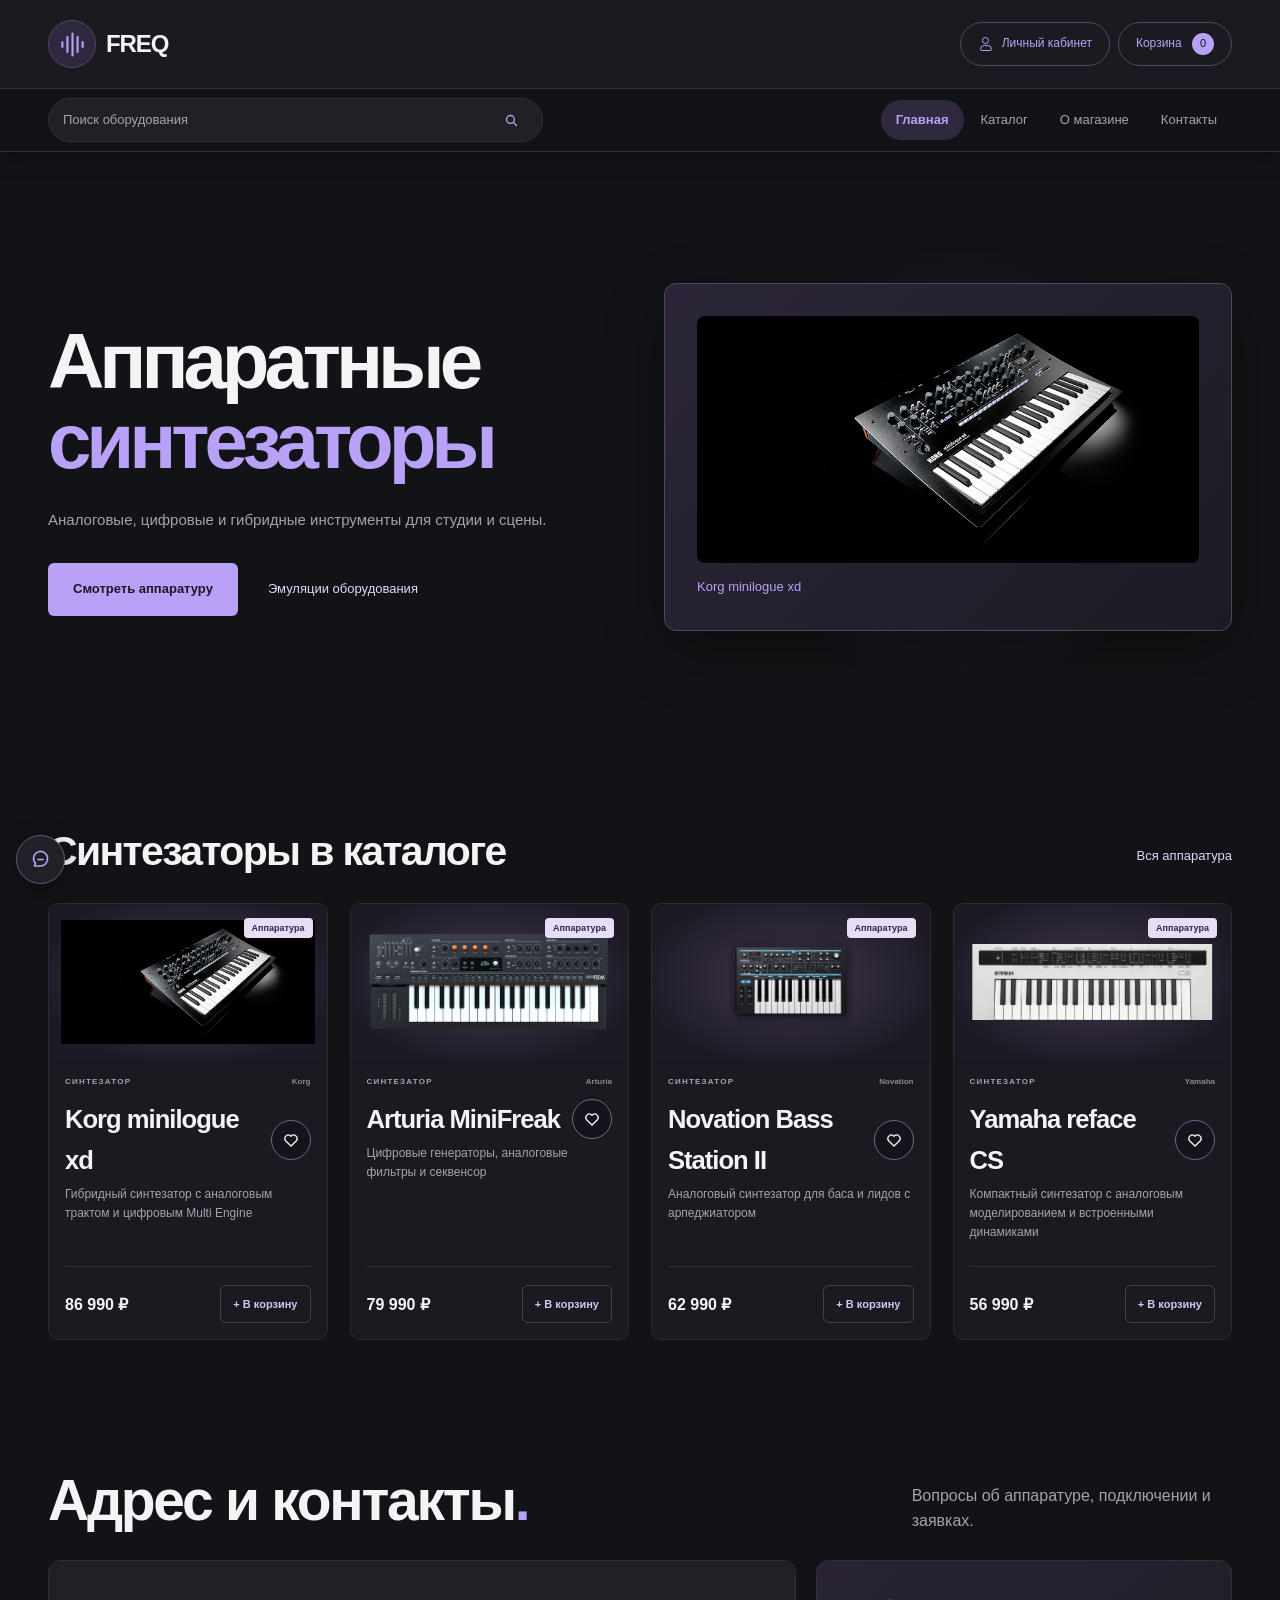
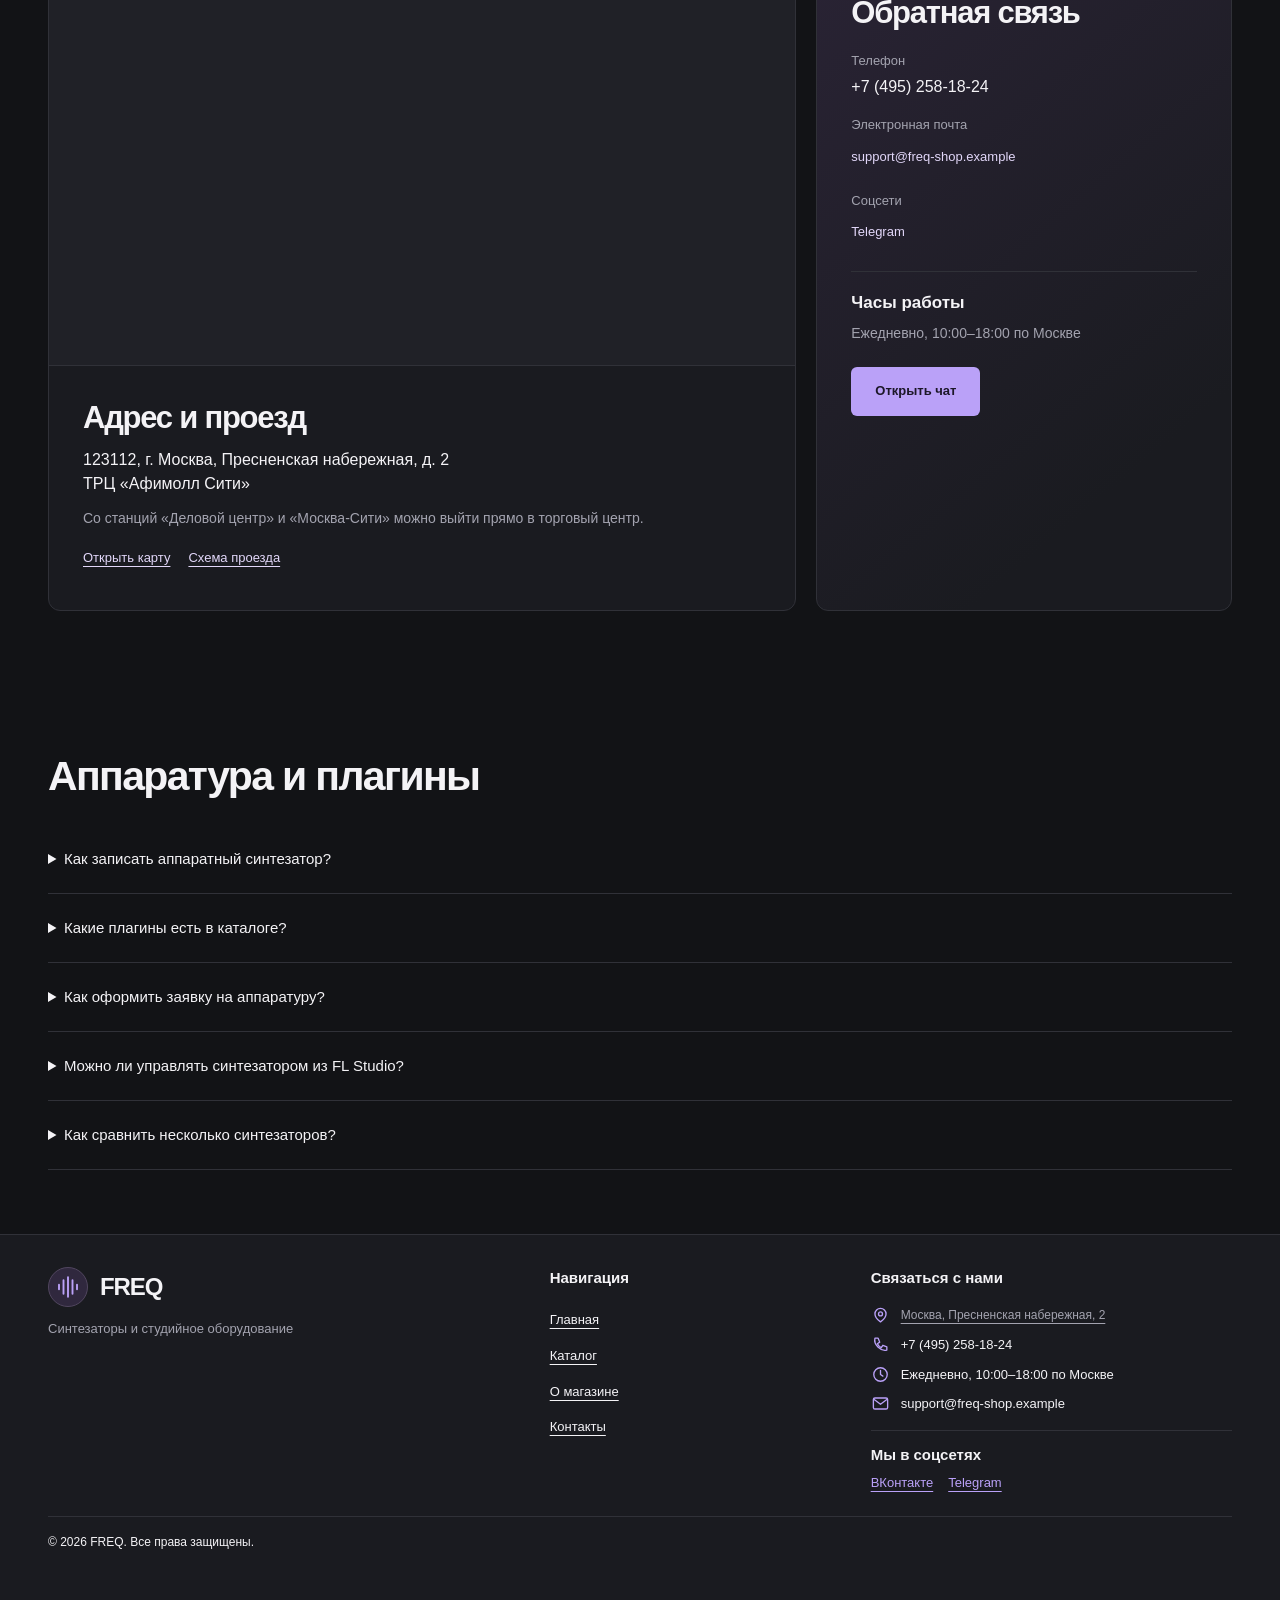
<file: index.html>
<!doctype html>
<html lang="ru">
  <head>
    <meta charset="utf-8" />
    <meta name="viewport" content="width=device-width, initial-scale=1.0" />
    <title>FREQ — магазин синтезаторов и студийного оборудования</title>
    <meta
      name="description"
      content="Аппаратные синтезаторы, плагины-эмуляции и наборы для студии. Смотрите характеристики, сравнивайте модели и сохраняйте товары в избранное."
    />
    <meta name="robots" content="index, follow" />
    <link rel="canonical" href="https://shaaayyy.github.io/kr3-responsive-shop/" />
    <meta property="og:type" content="website" />
    <meta property="og:locale" content="ru_RU" />
    <meta property="og:site_name" content="FREQ" />
    <meta property="og:title" content="FREQ — магазин синтезаторов и студийного оборудования" />
    <meta
      property="og:description"
      content="Аппаратные синтезаторы, плагины-эмуляции и наборы для студии. Смотрите характеристики, сравнивайте модели и сохраняйте товары в избранное."
    />
    <meta property="og:url" content="https://shaaayyy.github.io/kr3-responsive-shop/" />
    <meta
      property="og:image"
      content="https://shaaayyy.github.io/kr3-responsive-shop/images/korg-minilogue-xd.jpg"
    />
    <meta
      property="og:image:alt"
      content="Чёрный синтезатор Korg minilogue xd показан под углом: впереди белые и чёрные клавиши, на наклонной панели видны ряды регуляторов и переключателей."
    />
    <meta name="twitter:card" content="summary_large_image" />
    <link rel="icon" href="images/favicon.svg" type="image/svg+xml" />
    <link rel="stylesheet" href="css/style.css" />
    <link rel="stylesheet" href="css/responsive.css" />
    <script src="js/main.js?v=descriptive-alt" defer></script>
  </head>
  <body id="top">
    <a class="skip-link" href="#main">Перейти к основному содержимому</a>
    <header class="header">
      <div class="header__brandbar">
        <div class="container header__inner">
          <a class="header-brand" href="index.html" aria-label="FREQ — главная"
            ><span class="header-brand__icon"
              ><svg
                viewBox="0 0 32 32"
                width="27"
                height="27"
                fill="none"
                stroke="currentColor"
                stroke-width="2.5"
                stroke-linecap="round"
                aria-hidden="true"
              >
                <path d="M4 13v6m6-12v18m6-22v26m6-22v18m6-12v6" /></svg></span
            ><span class="brand-name">FREQ</span></a
          >
          <div class="header__actions">
            <button
              class="account-button"
              type="button"
              data-account
              aria-haspopup="dialog"
              aria-controls="account-dialog"
            >
              <span class="account-button__icon" aria-hidden="true"></span
              ><span class="account-button__label">Личный кабинет</span></button
            ><button
              class="cart-button"
              type="button"
              data-cart
              aria-haspopup="dialog"
              aria-controls="cart-dialog"
            >
              Корзина <span class="cart-count">0</span>
            </button>
          </div>
          <button
            class="menu-button"
            type="button"
            aria-expanded="false"
            aria-controls="navigation"
            aria-label="Открыть меню"
          >
            ☰
          </button>
        </div>
      </div>
      <div class="header__navrow">
        <div class="container header__navinner">
          <form class="header-search" action="catalog.html" method="get" role="search">
            <label class="sr-only" for="header-query">Поиск оборудования</label
            ><input
              id="header-query"
              name="q"
              type="search"
              placeholder="Поиск оборудования"
              maxlength="100"
            /><button type="submit" aria-label="Найти товар">
              <svg
                width="17"
                height="17"
                viewBox="0 0 24 24"
                fill="none"
                stroke="currentColor"
                stroke-width="1.9"
                stroke-linecap="round"
                aria-hidden="true"
              >
                <circle cx="10.5" cy="10.5" r="5.5" />
                <path d="m15 15 4 4" />
              </svg>
            </button>
          </form>
          <nav class="nav" id="navigation" aria-label="Основная навигация">
            <a class="nav__link nav__link--active" href="index.html" aria-current="page">Главная</a
            ><a class="nav__link" href="catalog.html">Каталог</a
            ><a class="nav__link" href="about.html">О магазине</a
            ><a class="nav__link" href="contacts.html">Контакты</a>
          </nav>
        </div>
      </div>
    </header>
    <main tabindex="-1" id="main" class="page-main page-main--home">
      <section class="hero container">
        <div class="hero__copy">
          <h1>Аппаратные<br /><em>синтезаторы</em></h1>
          <p>Аналоговые, цифровые и гибридные инструменты для студии и сцены.</p>
          <div class="hero__actions">
            <a class="button" href="catalog.html?category=hardware">Смотреть аппаратуру</a
            ><a class="text-link" href="catalog.html?category=effect">Эмуляции оборудования</a>
          </div>
        </div>
        <div class="hero__visual">
          <div class="hero__orb"></div>
          <a class="hero__plugin hero__gear" href="product.html?id=korg-minilogue-xd">
            <img
              src="images/korg-minilogue-xd.jpg"
              srcset="images/korg-minilogue-xd-480.jpg 480w, images/korg-minilogue-xd.jpg 820w"
              sizes="(min-width: 1296px) 502px, (min-width: 768px) 42vw, 90vw"
              width="820"
              height="403"
              alt="Чёрный синтезатор Korg minilogue xd показан под углом: впереди белые и чёрные клавиши, на наклонной панели видны ряды регуляторов и переключателей."
            />
            <span>Korg minilogue xd</span>
          </a>
        </div>
      </section>
      <section class="section container" id="popular" aria-labelledby="popular-title">
        <div class="section__heading">
          <h2 id="popular-title">Синтезаторы в каталоге</h2>
          <a class="text-link" href="catalog.html?category=hardware">Вся аппаратура</a>
        </div>
        <div class="products-grid">
          <article
            class="product-card"
            data-category="hardware"
            data-price="86990"
            data-name="Korg minilogue xd"
            data-brand="Korg"
          >
            <a class="product-card__art" href="product.html?id=korg-minilogue-xd"
              ><div class="plugin-photo plugin-photo--hardware">
                <img
                  class=""
                  src="images/korg-minilogue-xd.jpg"
                  width="820"
                  height="403"
                  alt="Чёрный синтезатор Korg minilogue xd показан под углом: впереди белые и чёрные клавиши, на наклонной панели видны ряды регуляторов и переключателей."
                  loading="lazy"
                  decoding="async"
                />
              </div>
              <span class="badge">Аппаратура</span></a
            >
            <div class="product-card__body">
              <div class="eyebrow">СИНТЕЗАТОР<span>Korg</span></div>
              <div class="product-card__heading">
                <a class="product-card__title" href="product.html?id=korg-minilogue-xd"
                  >Korg minilogue xd</a
                ><button
                  class="favorite-button"
                  type="button"
                  data-favorite="korg-minilogue-xd"
                  aria-pressed="false"
                  aria-label="Избранное: Korg minilogue xd"
                >
                  <svg
                    viewBox="0 0 24 24"
                    width="18"
                    height="18"
                    fill="none"
                    stroke="currentColor"
                    stroke-width="1.7"
                    aria-hidden="true"
                  >
                    <path
                      d="M12 20 4.8 13a4.7 4.7 0 0 1 6.6-6.6l.6.6.6-.6a4.7 4.7 0 0 1 6.6 6.6Z"
                    />
                  </svg>
                </button>
              </div>
              <p>Гибридный синтезатор с аналоговым трактом и цифровым Multi Engine</p>
              <div class="product-card__bottom">
                <strong>86 990 ₽</strong
                ><button
                  class="button button--small button--outline"
                  data-add="korg-minilogue-xd"
                  aria-label="Добавить Korg minilogue xd в корзину"
                >
                  + В корзину
                </button>
              </div>
            </div>
          </article>
          <article
            class="product-card"
            data-category="hardware"
            data-price="79990"
            data-name="Arturia MiniFreak"
            data-brand="Arturia"
          >
            <a class="product-card__art" href="product.html?id=arturia-minifreak"
              ><div class="plugin-photo plugin-photo--hardware">
                <img
                  class=""
                  src="images/arturia-minifreak.png"
                  width="598"
                  height="283"
                  alt="На передней панели Arturia MiniFreak над мини-клавиатурой расположены ползунки слева, оранжевые кнопки ближе к центру и ряды тёмных регуляторов справа."
                  loading="lazy"
                  decoding="async"
                />
              </div>
              <span class="badge">Аппаратура</span></a
            >
            <div class="product-card__body">
              <div class="eyebrow">СИНТЕЗАТОР<span>Arturia</span></div>
              <div class="product-card__heading">
                <a class="product-card__title" href="product.html?id=arturia-minifreak"
                  >Arturia MiniFreak</a
                ><button
                  class="favorite-button"
                  type="button"
                  data-favorite="arturia-minifreak"
                  aria-pressed="false"
                  aria-label="Избранное: Arturia MiniFreak"
                >
                  <svg
                    viewBox="0 0 24 24"
                    width="18"
                    height="18"
                    fill="none"
                    stroke="currentColor"
                    stroke-width="1.7"
                    aria-hidden="true"
                  >
                    <path
                      d="M12 20 4.8 13a4.7 4.7 0 0 1 6.6-6.6l.6.6.6-.6a4.7 4.7 0 0 1 6.6 6.6Z"
                    />
                  </svg>
                </button>
              </div>
              <p>Цифровые генераторы, аналоговые фильтры и секвенсор</p>
              <div class="product-card__bottom">
                <strong>79 990 ₽</strong
                ><button
                  class="button button--small button--outline"
                  data-add="arturia-minifreak"
                  aria-label="Добавить Arturia MiniFreak в корзину"
                >
                  + В корзину
                </button>
              </div>
            </div>
          </article>
          <article
            class="product-card"
            data-category="hardware"
            data-price="62990"
            data-name="Novation Bass Station II"
            data-brand="Novation"
          >
            <a class="product-card__art" href="product.html?id=novation-bass-station-ii"
              ><div class="plugin-photo plugin-photo--hardware">
                <img
                  class=""
                  src="images/novation-bass-station-ii.webp"
                  width="1280"
                  height="1280"
                  alt="Чёрный Novation Bass Station II показан спереди. Над мини-клавиатурой видна тонкая синяя полоса, выше — круглые ручки и кнопки на наклонной панели."
                  loading="lazy"
                  decoding="async"
                />
              </div>
              <span class="badge">Аппаратура</span></a
            >
            <div class="product-card__body">
              <div class="eyebrow">СИНТЕЗАТОР<span>Novation</span></div>
              <div class="product-card__heading">
                <a class="product-card__title" href="product.html?id=novation-bass-station-ii"
                  >Novation Bass Station II</a
                ><button
                  class="favorite-button"
                  type="button"
                  data-favorite="novation-bass-station-ii"
                  aria-pressed="false"
                  aria-label="Избранное: Novation Bass Station II"
                >
                  <svg
                    viewBox="0 0 24 24"
                    width="18"
                    height="18"
                    fill="none"
                    stroke="currentColor"
                    stroke-width="1.7"
                    aria-hidden="true"
                  >
                    <path
                      d="M12 20 4.8 13a4.7 4.7 0 0 1 6.6-6.6l.6.6.6-.6a4.7 4.7 0 0 1 6.6 6.6Z"
                    />
                  </svg>
                </button>
              </div>
              <p>Аналоговый синтезатор для баса и лидов с арпеджиатором</p>
              <div class="product-card__bottom">
                <strong>62 990 ₽</strong
                ><button
                  class="button button--small button--outline"
                  data-add="novation-bass-station-ii"
                  aria-label="Добавить Novation Bass Station II в корзину"
                >
                  + В корзину
                </button>
              </div>
            </div>
          </article>
          <article
            class="product-card"
            data-category="hardware"
            data-price="56990"
            data-name="Yamaha reface CS"
            data-brand="Yamaha"
          >
            <a class="product-card__art" href="product.html?id=yamaha-reface-cs"
              ><div class="plugin-photo plugin-photo--hardware">
                <img
                  class=""
                  src="images/yamaha-reface-cs.webp"
                  width="1257"
                  height="966"
                  alt="Белый Yamaha reface CS показан сверху: над короткой клавиатурой проходит тёмная полоса с ползунками, по краям корпуса расположены решётки динамиков."
                  loading="lazy"
                  decoding="async"
                />
              </div>
              <span class="badge">Аппаратура</span></a
            >
            <div class="product-card__body">
              <div class="eyebrow">СИНТЕЗАТОР<span>Yamaha</span></div>
              <div class="product-card__heading">
                <a class="product-card__title" href="product.html?id=yamaha-reface-cs"
                  >Yamaha reface CS</a
                ><button
                  class="favorite-button"
                  type="button"
                  data-favorite="yamaha-reface-cs"
                  aria-pressed="false"
                  aria-label="Избранное: Yamaha reface CS"
                >
                  <svg
                    viewBox="0 0 24 24"
                    width="18"
                    height="18"
                    fill="none"
                    stroke="currentColor"
                    stroke-width="1.7"
                    aria-hidden="true"
                  >
                    <path
                      d="M12 20 4.8 13a4.7 4.7 0 0 1 6.6-6.6l.6.6.6-.6a4.7 4.7 0 0 1 6.6 6.6Z"
                    />
                  </svg>
                </button>
              </div>
              <p>Компактный синтезатор с аналоговым моделированием и встроенными динамиками</p>
              <div class="product-card__bottom">
                <strong>56 990 ₽</strong
                ><button
                  class="button button--small button--outline"
                  data-add="yamaha-reface-cs"
                  aria-label="Добавить Yamaha reface CS в корзину"
                >
                  + В корзину
                </button>
              </div>
            </div>
          </article>
        </div>
      </section>
      <section
        class="section container contact-overview"
        id="home-contacts"
        aria-labelledby="home-contacts-title"
      >
        <div class="contact-overview__heading">
          <h2 class="home-contact-title" id="home-contacts-title">
            Адрес и контакты<span class="accent">.</span>
          </h2>
          <p>Вопросы об аппаратуре, подключении и заявках.</p>
        </div>
        <div class="contact-overview__grid">
          <article class="contact-place">
            <iframe
              title="Карта: ТРЦ «Афимолл Сити», Москва"
              src="https://www.openstreetmap.org/export/embed.html?bbox=37.5314%2C55.7457%2C37.5481%2C55.7526&amp;layer=mapnik&amp;marker=55.749162%2C37.539742"
              loading="lazy"
            ></iframe>
            <div class="contact-place__body">
              <h3 id="home-location-title">Адрес и проезд</h3>
              <address>
                123112, г. Москва, Пресненская набережная, д. 2<br />ТРЦ «Афимолл Сити»
              </address>
              <p>Со станций «Деловой центр» и «Москва-Сити» можно выйти прямо в торговый центр.</p>
              <div class="contact-place__links">
                <a
                  class="text-link"
                  href="https://www.openstreetmap.org/?mlat=55.749162&amp;mlon=37.539742#map=16/55.749162/37.539742"
                  >Открыть карту</a
                >
                <a class="text-link" href="https://afimall.ru/how2get/">Схема проезда</a>
              </div>
            </div>
          </article>
          <aside class="contact-feedback" aria-labelledby="home-feedback-title">
            <h3 id="home-feedback-title">Обратная связь</h3>
            <dl class="contact-feedback__channels">
              <div>
                <dt>Телефон</dt>
                <dd>+7 (495) 258-18-24</dd>
              </div>
              <div>
                <dt>Электронная почта</dt>
                <dd>
                  <a class="text-link" href="mailto:support@freq-shop.example"
                    >support@freq-shop.example</a
                  >
                </dd>
              </div>
              <div>
                <dt>Соцсети</dt>
                <dd><a class="text-link" href="https://t.me/freq_plugins_club">Telegram</a></dd>
              </div>
            </dl>
            <div class="contact-feedback__hours">
              <h4>Часы работы</h4>
              <p>Ежедневно, 10:00–18:00 по Москве</p>
            </div>
            <button class="button" type="button" data-open-support>Открыть чат</button>
          </aside>
        </div>
      </section>
      <section class="section container" id="faq">
        <h2>Аппаратура и плагины</h2>
        <div class="faq">
          <details>
            <summary>Как записать аппаратный синтезатор?</summary>
            <p>
              Подключите линейный аудиовыход синтезатора к линейному входу аудиоинтерфейса и
              выберите этот вход на дорожке записи. Для передачи нот можно использовать MIDI, если
              инструмент поддерживает нужное подключение.
            </p>
          </details>
          <details>
            <summary>Какие плагины есть в каталоге?</summary>
            <p>
              Оставлены программные модели конкретных аппаратных устройств или их алгоритмов. В
              каждой карточке указано, какая аппаратура послужила прототипом.
            </p>
          </details>
          <details>
            <summary>Как оформить заявку на аппаратуру?</summary>
            <p>
              Добавьте синтезатор в корзину и укажите город в форме заявки. Сайт рассчитает
              стоимость товаров. Оплата и отправка заявки на сайте недоступны.
            </p>
          </details>
          <details>
            <summary>Можно ли управлять синтезатором из FL Studio?</summary>
            <p>
              Если ваша модель принимает MIDI, в FL Studio можно отправлять ей ноты через подходящий
              MIDI-порт. Для записи звука используйте отдельное аудиоподключение либо USB-аудио,
              если инструмент его поддерживает.
            </p>
          </details>
          <details>
            <summary>Как сравнить несколько синтезаторов?</summary>
            <p>
              Откройте каталог и отметьте до трёх моделей кнопкой «Сравнить». В таблице появятся
              клавиатура, полифония, тип звукового движка и цена.
            </p>
          </details>
        </div>
      </section>
    </main>
    <footer class="footer">
      <div class="container">
        <div class="footer__grid">
          <div class="footer__intro">
            <a class="footer-brand" href="index.html" aria-label="FREQ — главная"
              ><span class="header-brand__icon"
                ><svg
                  viewBox="0 0 32 32"
                  width="27"
                  height="27"
                  fill="none"
                  stroke="currentColor"
                  stroke-width="2.5"
                  stroke-linecap="round"
                  aria-hidden="true"
                >
                  <path d="M4 13v6m6-12v18m6-22v26m6-22v18m6-12v6" /></svg></span
              ><span class="brand-name">FREQ</span></a
            >
            <p class="footer__caption">Синтезаторы и студийное оборудование</p>
          </div>
          <nav class="footer__links" aria-label="Навигация в подвале">
            <h2>Навигация</h2>
            <ul class="footer__link-list">
              <li><a href="index.html">Главная</a></li>
              <li><a href="catalog.html">Каталог</a></li>
              <li><a href="about.html">О магазине</a></li>
              <li><a href="contacts.html">Контакты</a></li>
            </ul>
          </nav>
          <div class="footer__contacts">
            <h2>Связаться с нами</h2>
            <address class="footer__contact-list">
              <a class="footer__contact-row" href="contacts.html#location-title"
                ><svg
                  class="footer__contact-icon"
                  width="19"
                  height="19"
                  viewBox="0 0 24 24"
                  fill="none"
                  stroke="currentColor"
                  stroke-width="1.7"
                  stroke-linecap="round"
                  stroke-linejoin="round"
                  aria-hidden="true"
                >
                  <path d="M19 10c0 5-7 10-7 10s-7-5-7-10a7 7 0 1 1 14 0Z" />
                  <circle cx="12" cy="10" r="2.5" /></svg
                ><span>Москва, Пресненская набережная, 2</span></a
              >
              <div class="footer__contact-row">
                <svg
                  class="footer__contact-icon"
                  width="19"
                  height="19"
                  viewBox="0 0 24 24"
                  fill="none"
                  stroke="currentColor"
                  stroke-width="1.7"
                  stroke-linecap="round"
                  stroke-linejoin="round"
                  aria-hidden="true"
                >
                  <path d="M5 4h4l2 5-3 2a13 13 0 0 0 5 5l2-3 5 2v4c-8 2-17-7-15-15Z" /></svg
                ><span>+7 (495) 258-18-24</span>
              </div>
              <div class="footer__contact-row">
                <svg
                  class="footer__contact-icon"
                  width="19"
                  height="19"
                  viewBox="0 0 24 24"
                  fill="none"
                  stroke="currentColor"
                  stroke-width="1.7"
                  stroke-linecap="round"
                  stroke-linejoin="round"
                  aria-hidden="true"
                >
                  <circle cx="12" cy="12" r="8.5" />
                  <path d="M12 7v5l3 2" /></svg
                ><span>Ежедневно, 10:00–18:00 по Москве</span>
              </div>
              <div class="footer__contact-row">
                <svg
                  class="footer__contact-icon"
                  width="19"
                  height="19"
                  viewBox="0 0 24 24"
                  fill="none"
                  stroke="currentColor"
                  stroke-width="1.7"
                  stroke-linecap="round"
                  stroke-linejoin="round"
                  aria-hidden="true"
                >
                  <rect x="3" y="5" width="18" height="14" rx="2" />
                  <path d="m4 7 8 6 8-6" /></svg
                ><span>support@freq-shop.example</span>
              </div>
            </address>
            <section class="footer__socials" aria-labelledby="social-title">
              <h2 id="social-title">Мы в соцсетях</h2>
              <ul class="social-links">
                <li>
                  <a href="https://vk.com/search?c%5Bq%5D=FREQ&amp;c%5Bsection%5D=communities"
                    >ВКонтакте</a
                  >
                </li>
                <li><a href="https://t.me/freq_plugins_club">Telegram</a></li>
              </ul>
            </section>
          </div>
        </div>
        <div class="footer__bottom"><small>© 2026 FREQ. Все права защищены.</small></div>
      </div>
    </footer>
    <dialog
      class="modal account-dialog"
      id="account-dialog"
      aria-labelledby="account-title"
      aria-describedby="account-description"
    >
      <div class="modal__header">
        <h2 id="account-title">Личный кабинет</h2>
        <button
          class="icon-button"
          type="button"
          data-account-close
          aria-label="Закрыть личный кабинет"
          autofocus
        >
          ×
        </button>
      </div>
      <p id="account-description">Регистрация и вход доступны в этом браузере.</p>
      <form class="account-form" method="dialog">
        <label for="account-login">Логин</label>
        <input id="account-login" name="login" autocomplete="username" maxlength="60" required />
        <div class="account-form__field" data-registration-email>
          <label for="account-email">Электронная почта</label>
          <input
            id="account-email"
            name="email"
            type="email"
            autocomplete="email"
            maxlength="254"
            required
          />
        </div>
        <label for="account-password">Пароль</label>
        <input
          id="account-password"
          name="password"
          type="password"
          autocomplete="new-password"
          minlength="8"
          maxlength="128"
          required
        />
        <button class="button" type="submit">Зарегистрироваться</button>
        <p class="account-form__status" role="status"></p>
      </form>
      <section class="account-profile" hidden aria-labelledby="account-favorites-title">
        <div class="account-profile__header">
          <div>
            <strong data-profile-login></strong>
            <p data-profile-email></p>
          </div>
          <button class="button button--outline" type="button" data-account-logout>Выйти</button>
        </div>
        <h3 id="account-favorites-title">Избранное</h3>
        <p data-account-empty>В избранном пока нет товаров.</p>
        <ul class="account-favorites" data-account-favorites></ul>
      </section>
    </dialog>
    <dialog class="modal" id="cart-dialog" aria-labelledby="cart-title">
      <div class="modal__header">
        <h2 id="cart-title">Корзина</h2>
        <button class="icon-button" type="button" data-close aria-label="Закрыть корзину">×</button>
      </div>
      <div id="cart-items"></div>
      <div class="modal__total">Итого <strong id="cart-total">0 ₽</strong></div>
      <a class="button" href="order.html" id="checkout">Перейти к заявке</a>
      <p class="muted">Корзина сохраняется в этом браузере.</p>
    </dialog>
    <div class="toast" role="status" aria-live="polite"></div>
    <a class="back-to-top" href="#top" aria-label="Наверх страницы" title="Наверх страницы" hidden
      ><span class="back-to-top__progress" aria-hidden="true"></span>
      <svg
        class="back-to-top__icon"
        width="26"
        height="26"
        viewBox="0 0 26 26"
        fill="none"
        stroke="currentColor"
        stroke-width="1.9"
        stroke-linecap="round"
        stroke-linejoin="round"
        aria-hidden="true"
      >
        <path d="m6.5 10 6.5-6 6.5 6" />
        <path d="M8 17v4m5-9v9m5-6v6" />
      </svg>
    </a>
    <aside class="support-widget" aria-label="Поддержка FREQ">
      <button
        class="support-widget__toggle"
        type="button"
        aria-expanded="false"
        aria-controls="support-panel"
        aria-label="Чат с консультантом"
        title="Чат с консультантом"
      >
        <svg
          width="21"
          height="21"
          viewBox="0 0 24 24"
          fill="none"
          stroke="currentColor"
          stroke-width="1.8"
          stroke-linecap="round"
          stroke-linejoin="round"
          aria-hidden="true"
        >
          <path d="M20 11.5a8 8 0 0 1-8 8H5l1.3-3.1A8 8 0 1 1 20 11.5Z" />
          <path d="M9 12h6" />
        </svg>
        <span>Чат с консультантом</span>
      </button>
      <section
        class="support-widget__panel"
        id="support-panel"
        aria-labelledby="support-title"
        hidden
      >
        <div class="support-widget__header">
          <span class="support-widget__avatar" aria-hidden="true">F</span>
          <div class="support-widget__identity">
            <h2 id="support-title">Консультант FREQ</h2>
            <p>Автоматические ответы</p>
          </div>
          <button class="icon-button support-widget__close" type="button" aria-label="Закрыть чат">
            ×
          </button>
        </div>
        <div
          class="support-widget__messages"
          role="log"
          aria-live="polite"
          aria-label="Сообщения чата"
        >
          <p class="support-widget__message">Здравствуйте! Чем могу вам помочь?</p>
        </div>
        <form class="support-widget__form">
          <label class="sr-only" for="support-question">Ваш вопрос</label>
          <input
            id="support-question"
            name="question"
            placeholder="Задайте интересующий вас вопрос"
            required
            maxlength="200"
            autocomplete="off"
          />
          <button class="button" type="submit" aria-label="Отправить вопрос">
            <svg
              width="18"
              height="18"
              viewBox="0 0 24 24"
              fill="none"
              stroke="currentColor"
              stroke-width="1.8"
              stroke-linecap="round"
              stroke-linejoin="round"
              aria-hidden="true"
            >
              <path d="m3 10 18-7-4.5 18-5.8-6.3L3 10Z" />
              <path d="m10.7 14.7 4.8-4.8" />
            </svg>
          </button>
        </form>
      </section>
    </aside>
  </body>
</html>
</file>
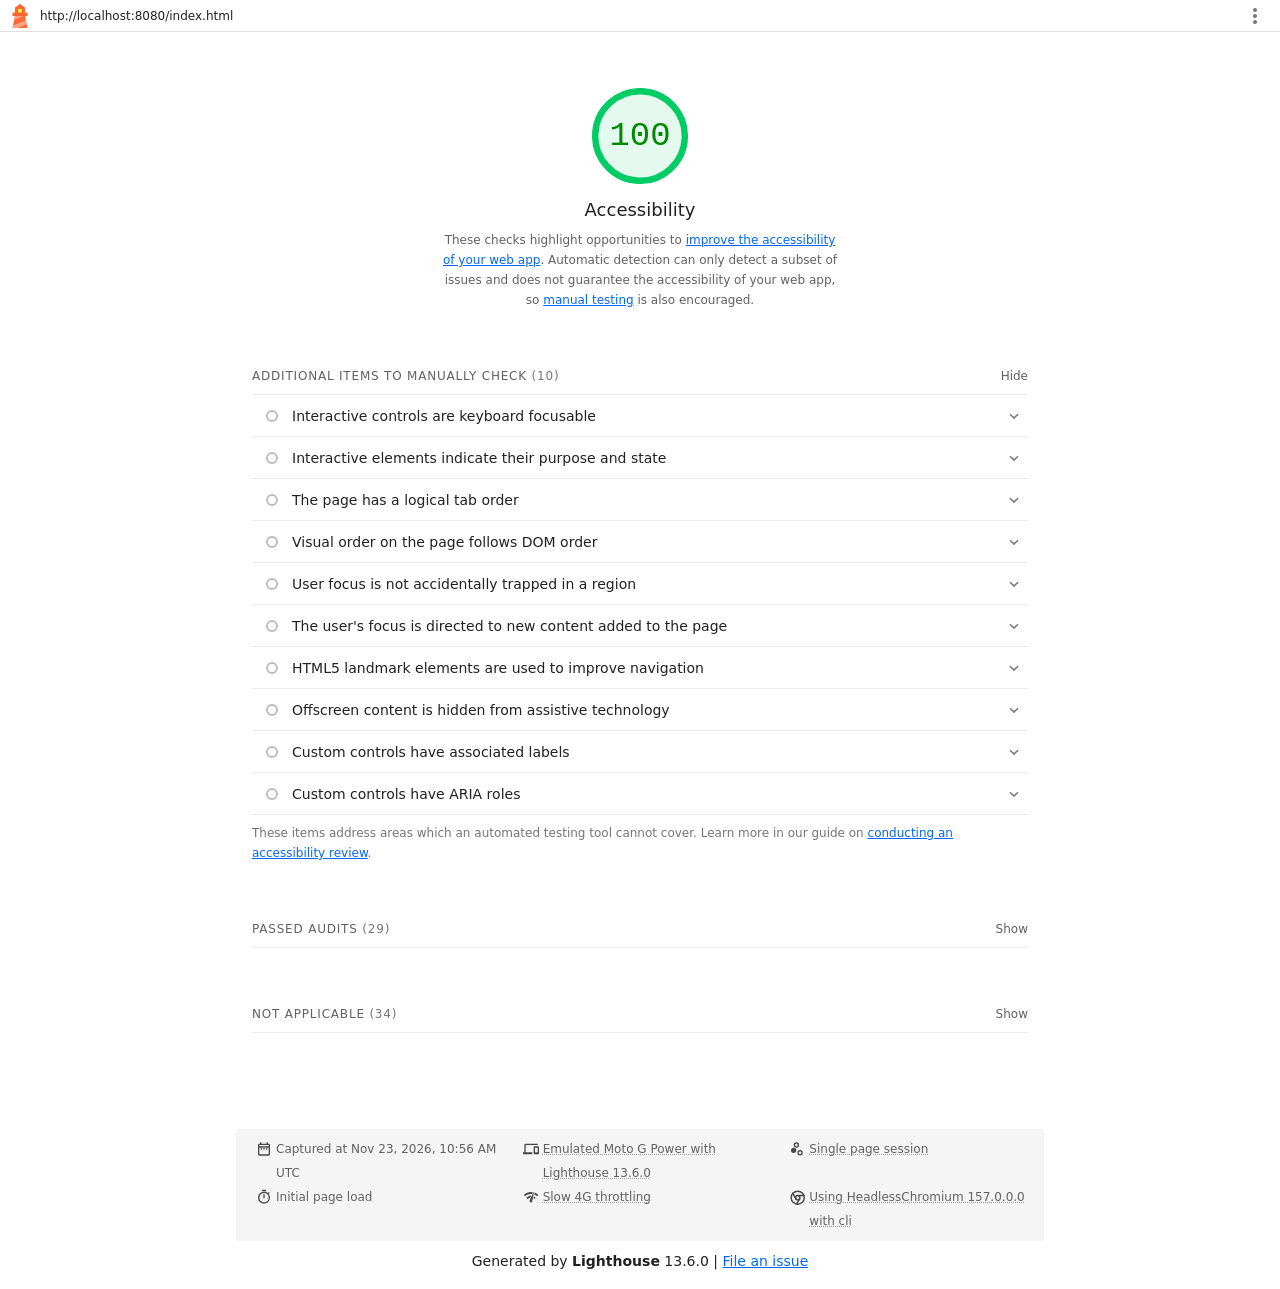
<file: lighthouse/index.html>
<!--
@license
Copyright 2018 Google LLC
SPDX-License-Identifier: Apache-2.0
-->
<!doctype html>
<html lang="en">
<head>
  <meta charset="utf-8">
  <meta name="viewport" content="width=device-width, initial-scale=1, minimum-scale=1">
  <link rel="icon" href='data:image/svg+xml;utf8,<svg fill="none" xmlns="http://www.w3.org/2000/svg" viewBox="0 0 48 48"><path d="m14 7 10-7 10 7v10h5v7h-5l5 24H9l5-24H9v-7h5V7Z" fill="%23F63"/><path d="M31.561 24H14l-1.689 8.105L31.561 24ZM18.983 48H9l1.022-4.907L35.723 32.27l1.663 7.98L18.983 48Z" fill="%23FFA385"/><path fill="%23FF3" d="M20.5 10h7v7h-7z"/></svg>'>
  <title>Lighthouse Report</title>
  <style>body {margin: 0}</style>
</head>
<body>
  <noscript>Lighthouse report requires JavaScript. Please enable.</noscript>

  <div id="lh-log"></div>

  <script>window.__LIGHTHOUSE_JSON__ = {"lighthouseVersion":"13.6.0","requestedUrl":"http://localhost:8080/index.html","mainDocumentUrl":"http://localhost:8080/index.html","finalDisplayedUrl":"http://localhost:8080/index.html","finalUrl":"http://localhost:8080/index.html","fetchTime":"2026-11-23T10:56:07.594Z","gatherMode":"navigation","runWarnings":[],"userAgent":"Mozilla/5.0 (Macintosh; Intel Mac OS X 10_15_7) AppleWebKit/537.36 (KHTML, like Gecko) HeadlessChrome/157.0.0.0 Safari/537.36","environment":{"networkUserAgent":"Mozilla/5.0 (Linux; Android 11; moto g power (2022)) AppleWebKit/537.36 (KHTML, like Gecko) Chrome/157.0.0.0 Mobile Safari/537.36","hostUserAgent":"Mozilla/5.0 (Macintosh; Intel Mac OS X 10_15_7) AppleWebKit/537.36 (KHTML, like Gecko) HeadlessChrome/157.0.0.0 Safari/537.36","benchmarkIndex":2222,"credits":{"axe-core":"4.14.0"}},"audits":{"accesskeys":{"id":"accesskeys","title":"`[accesskey]` values are unique","description":"Access keys let users quickly focus a part of the page. For proper navigation, each access key must be unique. [Learn more about access keys](https://dequeuniversity.com/rules/axe/4.14/accesskeys).","score":null,"scoreDisplayMode":"notApplicable"},"aria-allowed-attr":{"id":"aria-allowed-attr","title":"`[aria-*]` attributes match their roles","description":"Each ARIA `role` supports a specific subset of `aria-*` attributes. Mismatching these invalidates the `aria-*` attributes. [Learn how to match ARIA attributes to their roles](https://dequeuniversity.com/rules/axe/4.14/aria-allowed-attr).","score":1,"scoreDisplayMode":"binary","details":{"type":"table","headings":[{"key":"node","valueType":"node","subItemsHeading":{"key":"relatedNode","valueType":"node"},"label":"Failing Elements"}],"items":[]}},"aria-allowed-role":{"id":"aria-allowed-role","title":"Uses ARIA roles only on compatible elements","description":"Many HTML elements can only be assigned certain ARIA roles. Using ARIA roles where they are not allowed can interfere with the accessibility of the web page. [Learn more about ARIA roles](https://dequeuniversity.com/rules/axe/4.14/aria-allowed-role).","score":null,"scoreDisplayMode":"notApplicable"},"aria-command-name":{"id":"aria-command-name","title":"`button`, `link`, and `menuitem` elements have accessible names","description":"When an element doesn't have an accessible name, screen readers announce it with a generic name, making it unusable for users who rely on screen readers. [Learn how to make command elements more accessible](https://dequeuniversity.com/rules/axe/4.14/aria-command-name).","score":null,"scoreDisplayMode":"notApplicable"},"aria-conditional-attr":{"id":"aria-conditional-attr","title":"ARIA attributes are used as specified for the element's role","description":"Some ARIA attributes are only allowed on an element under certain conditions. [Learn more about conditional ARIA attributes](https://dequeuniversity.com/rules/axe/4.14/aria-conditional-attr).","score":1,"scoreDisplayMode":"binary","details":{"type":"table","headings":[{"key":"node","valueType":"node","subItemsHeading":{"key":"relatedNode","valueType":"node"},"label":"Failing Elements"}],"items":[]}},"aria-deprecated-role":{"id":"aria-deprecated-role","title":"Deprecated ARIA roles were not used","description":"Deprecated ARIA roles may not be processed correctly by assistive technology. [Learn more about deprecated ARIA roles](https://dequeuniversity.com/rules/axe/4.14/aria-deprecated-role).","score":1,"scoreDisplayMode":"binary","details":{"type":"table","headings":[{"key":"node","valueType":"node","subItemsHeading":{"key":"relatedNode","valueType":"node"},"label":"Failing Elements"}],"items":[]}},"aria-dialog-name":{"id":"aria-dialog-name","title":"Elements with `role=\"dialog\"` or `role=\"alertdialog\"` have accessible names.","description":"ARIA dialog elements without accessible names may prevent screen readers users from discerning the purpose of these elements. [Learn how to make ARIA dialog elements more accessible](https://dequeuniversity.com/rules/axe/4.14/aria-dialog-name).","score":null,"scoreDisplayMode":"notApplicable"},"aria-hidden-body":{"id":"aria-hidden-body","title":"`[aria-hidden=\"true\"]` is not present on the document `\u003cbody>`","description":"Assistive technologies, like screen readers, work inconsistently when `aria-hidden=\"true\"` is set on the document `\u003cbody>`. [Learn how `aria-hidden` affects the document body](https://dequeuniversity.com/rules/axe/4.14/aria-hidden-body).","score":1,"scoreDisplayMode":"binary","details":{"type":"table","headings":[{"key":"node","valueType":"node","subItemsHeading":{"key":"relatedNode","valueType":"node"},"label":"Failing Elements"}],"items":[]}},"aria-hidden-focus":{"id":"aria-hidden-focus","title":"`[aria-hidden=\"true\"]` elements do not contain focusable descendents","description":"Focusable descendents within an `[aria-hidden=\"true\"]` element prevent those interactive elements from being available to users of assistive technologies like screen readers. [Learn how `aria-hidden` affects focusable elements](https://dequeuniversity.com/rules/axe/4.14/aria-hidden-focus).","score":1,"scoreDisplayMode":"binary","details":{"type":"table","headings":[{"key":"node","valueType":"node","subItemsHeading":{"key":"relatedNode","valueType":"node"},"label":"Failing Elements"}],"items":[]}},"aria-input-field-name":{"id":"aria-input-field-name","title":"ARIA input fields have accessible names","description":"When an input field doesn't have an accessible name, screen readers announce it with a generic name, making it unusable for users who rely on screen readers. [Learn more about input field labels](https://dequeuniversity.com/rules/axe/4.14/aria-input-field-name).","score":null,"scoreDisplayMode":"notApplicable"},"aria-meter-name":{"id":"aria-meter-name","title":"ARIA `meter` elements have accessible names","description":"When a meter element doesn't have an accessible name, screen readers announce it with a generic name, making it unusable for users who rely on screen readers. [Learn how to name `meter` elements](https://dequeuniversity.com/rules/axe/4.14/aria-meter-name).","score":null,"scoreDisplayMode":"notApplicable"},"aria-progressbar-name":{"id":"aria-progressbar-name","title":"ARIA `progressbar` elements have accessible names","description":"When a `progressbar` element doesn't have an accessible name, screen readers announce it with a generic name, making it unusable for users who rely on screen readers. [Learn how to label `progressbar` elements](https://dequeuniversity.com/rules/axe/4.14/aria-progressbar-name).","score":null,"scoreDisplayMode":"notApplicable"},"aria-prohibited-attr":{"id":"aria-prohibited-attr","title":"Elements use only permitted ARIA attributes","description":"Using ARIA attributes in roles where they are prohibited can mean that important information is not communicated to users of assistive technologies. [Learn more about prohibited ARIA roles](https://dequeuniversity.com/rules/axe/4.14/aria-prohibited-attr).","score":1,"scoreDisplayMode":"binary","details":{"type":"table","headings":[{"key":"node","valueType":"node","subItemsHeading":{"key":"relatedNode","valueType":"node"},"label":"Failing Elements"}],"items":[]}},"aria-required-attr":{"id":"aria-required-attr","title":"`[role]`s have all required `[aria-*]` attributes","description":"Some ARIA roles have required attributes that describe the state of the element to screen readers. [Learn more about roles and required attributes](https://dequeuniversity.com/rules/axe/4.14/aria-required-attr).","score":1,"scoreDisplayMode":"binary","details":{"type":"table","headings":[{"key":"node","valueType":"node","subItemsHeading":{"key":"relatedNode","valueType":"node"},"label":"Failing Elements"}],"items":[]}},"aria-required-children":{"id":"aria-required-children","title":"Elements with an ARIA `[role]` that require children to contain a specific `[role]` have all required children.","description":"Some ARIA parent roles must contain specific child roles to perform their intended accessibility functions. [Learn more about roles and required children elements](https://dequeuniversity.com/rules/axe/4.14/aria-required-children).","score":null,"scoreDisplayMode":"notApplicable"},"aria-required-parent":{"id":"aria-required-parent","title":"`[role]`s are contained by their required parent element","description":"Some ARIA child roles must be contained by specific parent roles to properly perform their intended accessibility functions. [Learn more about ARIA roles and required parent element](https://dequeuniversity.com/rules/axe/4.14/aria-required-parent).","score":null,"scoreDisplayMode":"notApplicable"},"aria-roles":{"id":"aria-roles","title":"`[role]` values are valid","description":"ARIA roles must have valid values in order to perform their intended accessibility functions. [Learn more about valid ARIA roles](https://dequeuniversity.com/rules/axe/4.14/aria-roles).","score":1,"scoreDisplayMode":"binary","details":{"type":"table","headings":[{"key":"node","valueType":"node","subItemsHeading":{"key":"relatedNode","valueType":"node"},"label":"Failing Elements"}],"items":[]}},"aria-text":{"id":"aria-text","title":"Elements with the `role=text` attribute do not have focusable descendents.","description":"Adding `role=text` around a text node split by markup enables VoiceOver to treat it as one phrase, but the element's focusable descendents will not be announced. [Learn more about the `role=text` attribute](https://dequeuniversity.com/rules/axe/4.14/aria-text).","score":null,"scoreDisplayMode":"notApplicable"},"aria-toggle-field-name":{"id":"aria-toggle-field-name","title":"ARIA toggle fields have accessible names","description":"When a toggle field doesn't have an accessible name, screen readers announce it with a generic name, making it unusable for users who rely on screen readers. [Learn more about toggle fields](https://dequeuniversity.com/rules/axe/4.14/aria-toggle-field-name).","score":null,"scoreDisplayMode":"notApplicable"},"aria-tooltip-name":{"id":"aria-tooltip-name","title":"ARIA `tooltip` elements have accessible names","description":"When a tooltip element doesn't have an accessible name, screen readers announce it with a generic name, making it unusable for users who rely on screen readers. [Learn how to name `tooltip` elements](https://dequeuniversity.com/rules/axe/4.14/aria-tooltip-name).","score":null,"scoreDisplayMode":"notApplicable"},"aria-treeitem-name":{"id":"aria-treeitem-name","title":"ARIA `treeitem` elements have accessible names","description":"When a `treeitem` element doesn't have an accessible name, screen readers announce it with a generic name, making it unusable for users who rely on screen readers. [Learn more about labeling `treeitem` elements](https://dequeuniversity.com/rules/axe/4.14/aria-treeitem-name).","score":null,"scoreDisplayMode":"notApplicable"},"aria-valid-attr-value":{"id":"aria-valid-attr-value","title":"`[aria-*]` attributes have valid values","description":"Assistive technologies, like screen readers, can't interpret ARIA attributes with invalid values. [Learn more about valid values for ARIA attributes](https://dequeuniversity.com/rules/axe/4.14/aria-valid-attr-value).","score":1,"scoreDisplayMode":"binary","details":{"type":"table","headings":[{"key":"node","valueType":"node","subItemsHeading":{"key":"relatedNode","valueType":"node"},"label":"Failing Elements"}],"items":[]}},"aria-valid-attr":{"id":"aria-valid-attr","title":"`[aria-*]` attributes are valid and not misspelled","description":"Assistive technologies, like screen readers, can't interpret ARIA attributes with invalid names. [Learn more about valid ARIA attributes](https://dequeuniversity.com/rules/axe/4.14/aria-valid-attr).","score":1,"scoreDisplayMode":"binary","details":{"type":"table","headings":[{"key":"node","valueType":"node","subItemsHeading":{"key":"relatedNode","valueType":"node"},"label":"Failing Elements"}],"items":[]}},"button-name":{"id":"button-name","title":"Buttons have an accessible name","description":"When a button doesn't have an accessible name, screen readers announce it as \"button\", making it unusable for users who rely on screen readers. [Learn how to make buttons more accessible](https://dequeuniversity.com/rules/axe/4.14/button-name).","score":1,"scoreDisplayMode":"binary","details":{"type":"table","headings":[{"key":"node","valueType":"node","subItemsHeading":{"key":"relatedNode","valueType":"node"},"label":"Failing Elements"}],"items":[]}},"bypass":{"id":"bypass","title":"The page contains a heading, skip link, or landmark region","description":"Adding ways to bypass repetitive content lets keyboard users navigate the page more efficiently. [Learn more about bypass blocks](https://dequeuniversity.com/rules/axe/4.14/bypass).","score":null,"scoreDisplayMode":"notApplicable"},"color-contrast":{"id":"color-contrast","title":"Background and foreground colors have a sufficient contrast ratio","description":"Low-contrast text is difficult or impossible for many users to read. [Learn how to provide sufficient color contrast](https://dequeuniversity.com/rules/axe/4.14/color-contrast).","score":1,"scoreDisplayMode":"binary","details":{"type":"table","headings":[{"key":"node","valueType":"node","subItemsHeading":{"key":"relatedNode","valueType":"node"},"label":"Failing Elements"}],"items":[]}},"definition-list":{"id":"definition-list","title":"`\u003cdl>`'s contain only properly-ordered `\u003cdt>` and `\u003cdd>` groups, `\u003cscript>`, `\u003ctemplate>` or `\u003cdiv>` elements.","description":"When definition lists are not properly marked up, screen readers may produce confusing or inaccurate output. [Learn how to structure definition lists correctly](https://dequeuniversity.com/rules/axe/4.14/definition-list).","score":1,"scoreDisplayMode":"binary","details":{"type":"table","headings":[{"key":"node","valueType":"node","subItemsHeading":{"key":"relatedNode","valueType":"node"},"label":"Failing Elements"}],"items":[]}},"dlitem":{"id":"dlitem","title":"Definition list items are wrapped in `\u003cdl>` elements","description":"Definition list items (`\u003cdt>` and `\u003cdd>`) must be wrapped in a parent `\u003cdl>` element to ensure that screen readers can properly announce them. [Learn how to structure definition lists correctly](https://dequeuniversity.com/rules/axe/4.14/dlitem).","score":1,"scoreDisplayMode":"binary","details":{"type":"table","headings":[{"key":"node","valueType":"node","subItemsHeading":{"key":"relatedNode","valueType":"node"},"label":"Failing Elements"}],"items":[]}},"document-title":{"id":"document-title","title":"Document has a `\u003ctitle>` element","description":"The title gives screen reader users an overview of the page, and search engine users rely on it heavily to determine if a page is relevant to their search. [Learn more about document titles](https://dequeuniversity.com/rules/axe/4.14/document-title).","score":1,"scoreDisplayMode":"binary","details":{"type":"table","headings":[{"key":"node","valueType":"node","subItemsHeading":{"key":"relatedNode","valueType":"node"},"label":"Failing Elements"}],"items":[]}},"duplicate-id-aria":{"id":"duplicate-id-aria","title":"ARIA IDs are unique","description":"The value of an ARIA ID must be unique to prevent other instances from being overlooked by assistive technologies. [Learn how to fix duplicate ARIA IDs](https://dequeuniversity.com/rules/axe/4.14/duplicate-id-aria).","score":null,"scoreDisplayMode":"notApplicable"},"empty-heading":{"id":"empty-heading","title":"All heading elements contain content.","description":"A heading with no content or inaccessible text prevent screen reader users from accessing information on the page's structure. [Learn more about headings](https://dequeuniversity.com/rules/axe/4.14/empty-heading).","score":null,"scoreDisplayMode":"notApplicable"},"form-field-multiple-labels":{"id":"form-field-multiple-labels","title":"No form fields have multiple labels","description":"Form fields with multiple labels can be confusingly announced by assistive technologies like screen readers which use either the first, the last, or all of the labels. [Learn how to use form labels](https://dequeuniversity.com/rules/axe/4.14/form-field-multiple-labels).","score":null,"scoreDisplayMode":"notApplicable"},"frame-title":{"id":"frame-title","title":"`\u003cframe>` or `\u003ciframe>` elements have a title","description":"Screen reader users rely on frame titles to describe the contents of frames. [Learn more about frame titles](https://dequeuniversity.com/rules/axe/4.14/frame-title).","score":1,"scoreDisplayMode":"binary","details":{"type":"table","headings":[{"key":"node","valueType":"node","subItemsHeading":{"key":"relatedNode","valueType":"node"},"label":"Failing Elements"}],"items":[]}},"heading-order":{"id":"heading-order","title":"Heading elements appear in a sequentially-descending order","description":"Properly ordered headings that do not skip levels convey the semantic structure of the page, making it easier to navigate and understand when using assistive technologies. [Learn more about heading order](https://dequeuniversity.com/rules/axe/4.14/heading-order).","score":1,"scoreDisplayMode":"binary","details":{"type":"table","headings":[{"key":"node","valueType":"node","subItemsHeading":{"key":"relatedNode","valueType":"node"},"label":"Failing Elements"}],"items":[]}},"html-has-lang":{"id":"html-has-lang","title":"`\u003chtml>` element has a `[lang]` attribute","description":"If a page doesn't specify a `lang` attribute, a screen reader assumes that the page is in the default language that the user chose when setting up the screen reader. If the page isn't actually in the default language, then the screen reader might not announce the page's text correctly. [Learn more about the `lang` attribute](https://dequeuniversity.com/rules/axe/4.14/html-has-lang).","score":1,"scoreDisplayMode":"binary","details":{"type":"table","headings":[{"key":"node","valueType":"node","subItemsHeading":{"key":"relatedNode","valueType":"node"},"label":"Failing Elements"}],"items":[]}},"html-lang-valid":{"id":"html-lang-valid","title":"`\u003chtml>` element has a valid value for its `[lang]` attribute","description":"Specifying a valid [BCP 47 language](https://www.w3.org/International/questions/qa-choosing-language-tags#question) helps screen readers announce text properly. [Learn how to use the `lang` attribute](https://dequeuniversity.com/rules/axe/4.14/html-lang-valid).","score":1,"scoreDisplayMode":"binary","details":{"type":"table","headings":[{"key":"node","valueType":"node","subItemsHeading":{"key":"relatedNode","valueType":"node"},"label":"Failing Elements"}],"items":[]}},"html-xml-lang-mismatch":{"id":"html-xml-lang-mismatch","title":"`\u003chtml>` element has an `[xml:lang]` attribute with the same base language as the `[lang]` attribute.","description":"If the webpage does not specify a consistent language, then the screen reader might not announce the page's text correctly. [Learn more about the `lang` attribute](https://dequeuniversity.com/rules/axe/4.14/html-xml-lang-mismatch).","score":null,"scoreDisplayMode":"notApplicable"},"identical-links-same-purpose":{"id":"identical-links-same-purpose","title":"Identical links have the same purpose.","description":"Links with the same destination should have the same description, to help users understand the link's purpose and decide whether to follow it. [Learn more about identical links](https://dequeuniversity.com/rules/axe/4.14/identical-links-same-purpose).","score":null,"scoreDisplayMode":"notApplicable"},"image-alt":{"id":"image-alt","title":"Image elements have `[alt]` attributes","description":"Informative elements should aim for short, descriptive alternate text. Decorative elements can be ignored with an empty alt attribute. [Learn more about the `alt` attribute](https://dequeuniversity.com/rules/axe/4.14/image-alt).","score":1,"scoreDisplayMode":"binary","details":{"type":"table","headings":[{"key":"node","valueType":"node","subItemsHeading":{"key":"relatedNode","valueType":"node"},"label":"Failing Elements"}],"items":[]}},"image-redundant-alt":{"id":"image-redundant-alt","title":"Image elements do not have `[alt]` attributes that are redundant text.","description":"Informative elements should aim for short, descriptive alternative text. Alternative text that is exactly the same as the text adjacent to the link or image is potentially confusing for screen reader users, because the text will be read twice. [Learn more about the `alt` attribute](https://dequeuniversity.com/rules/axe/4.14/image-redundant-alt).","score":null,"scoreDisplayMode":"notApplicable"},"input-button-name":{"id":"input-button-name","title":"Input buttons have discernible text.","description":"Adding discernable and accessible text to input buttons may help screen reader users understand the purpose of the input button. [Learn more about input buttons](https://dequeuniversity.com/rules/axe/4.14/input-button-name).","score":null,"scoreDisplayMode":"notApplicable"},"input-image-alt":{"id":"input-image-alt","title":"`\u003cinput type=\"image\">` elements have `[alt]` text","description":"When an image is being used as an `\u003cinput>` button, providing alternative text can help screen reader users understand the purpose of the button. [Learn about input image alt text](https://dequeuniversity.com/rules/axe/4.14/input-image-alt).","score":null,"scoreDisplayMode":"notApplicable"},"label-content-name-mismatch":{"id":"label-content-name-mismatch","title":"Elements with visible text labels have matching accessible names.","description":"Visible text labels that do not match the accessible name can result in a confusing experience for screen reader users. [Learn more about accessible names](https://dequeuniversity.com/rules/axe/4.14/label-content-name-mismatch).","score":1,"scoreDisplayMode":"binary","details":{"type":"table","headings":[{"key":"node","valueType":"node","subItemsHeading":{"key":"relatedNode","valueType":"node"},"label":"Failing Elements"}],"items":[]}},"label":{"id":"label","title":"Form elements have associated labels","description":"Labels ensure that form controls are announced properly by assistive technologies, like screen readers. [Learn more about form element labels](https://dequeuniversity.com/rules/axe/4.14/label).","score":1,"scoreDisplayMode":"binary","details":{"type":"table","headings":[{"key":"node","valueType":"node","subItemsHeading":{"key":"relatedNode","valueType":"node"},"label":"Failing Elements"}],"items":[]}},"landmark-one-main":{"id":"landmark-one-main","title":"Document has a main landmark.","description":"One main landmark helps screen reader users navigate a web page. [Learn more about landmarks](https://dequeuniversity.com/rules/axe/4.14/landmark-one-main).","score":1,"scoreDisplayMode":"binary","details":{"type":"table","headings":[{"key":"node","valueType":"node","subItemsHeading":{"key":"relatedNode","valueType":"node"},"label":"Failing Elements"}],"items":[]}},"link-name":{"id":"link-name","title":"Links have a discernible name","description":"Link text (and alternate text for images, when used as links) that is discernible, unique, and focusable improves the navigation experience for screen reader users. [Learn how to make links accessible](https://dequeuniversity.com/rules/axe/4.14/link-name).","score":1,"scoreDisplayMode":"binary","details":{"type":"table","headings":[{"key":"node","valueType":"node","subItemsHeading":{"key":"relatedNode","valueType":"node"},"label":"Failing Elements"}],"items":[]}},"link-in-text-block":{"id":"link-in-text-block","title":"Links are distinguishable without relying on color.","description":"Low-contrast text is difficult or impossible for many users to read. Link text that is discernible improves the experience for users with low vision. [Learn how to make links distinguishable](https://dequeuniversity.com/rules/axe/4.14/link-in-text-block).","score":null,"scoreDisplayMode":"notApplicable"},"list":{"id":"list","title":"Lists contain only `\u003cli>` elements and script supporting elements (`\u003cscript>` and `\u003ctemplate>`).","description":"Screen readers have a specific way of announcing lists. Ensuring proper list structure aids screen reader output. [Learn more about proper list structure](https://dequeuniversity.com/rules/axe/4.14/list).","score":1,"scoreDisplayMode":"binary","details":{"type":"table","headings":[{"key":"node","valueType":"node","subItemsHeading":{"key":"relatedNode","valueType":"node"},"label":"Failing Elements"}],"items":[]}},"listitem":{"id":"listitem","title":"List items (`\u003cli>`) are contained within `\u003cul>`, `\u003col>` or `\u003cmenu>` parent elements","description":"Screen readers require list items (`\u003cli>`) to be contained within a parent `\u003cul>`, `\u003col>` or `\u003cmenu>` to be announced properly. [Learn more about proper list structure](https://dequeuniversity.com/rules/axe/4.14/listitem).","score":1,"scoreDisplayMode":"binary","details":{"type":"table","headings":[{"key":"node","valueType":"node","subItemsHeading":{"key":"relatedNode","valueType":"node"},"label":"Failing Elements"}],"items":[]}},"meta-refresh":{"id":"meta-refresh","title":"The document does not use `\u003cmeta http-equiv=\"refresh\">`","description":"Users do not expect a page to refresh automatically, and doing so will move focus back to the top of the page. This may create a frustrating or confusing experience. [Learn more about the refresh meta tag](https://dequeuniversity.com/rules/axe/4.14/meta-refresh).","score":null,"scoreDisplayMode":"notApplicable"},"meta-viewport":{"id":"meta-viewport","title":"`[user-scalable=\"no\"]` is not used in the `\u003cmeta name=\"viewport\">` element and the `[maximum-scale]` attribute is not less than 5.","description":"Disabling zooming is problematic for users with low vision who rely on screen magnification to properly see the contents of a web page. [Learn more about the viewport meta tag](https://dequeuniversity.com/rules/axe/4.14/meta-viewport).","score":1,"scoreDisplayMode":"binary","details":{"type":"table","headings":[{"key":"node","valueType":"node","subItemsHeading":{"key":"relatedNode","valueType":"node"},"label":"Failing Elements"}],"items":[]}},"object-alt":{"id":"object-alt","title":"`\u003cobject>` elements have alternate text","description":"Screen readers cannot translate non-text content. Adding alternate text to `\u003cobject>` elements helps screen readers convey meaning to users. [Learn more about alt text for `object` elements](https://dequeuniversity.com/rules/axe/4.14/object-alt).","score":null,"scoreDisplayMode":"notApplicable"},"select-name":{"id":"select-name","title":"Select elements have associated label elements.","description":"Form elements without effective labels can create frustrating experiences for screen reader users. [Learn more about the `select` element](https://dequeuniversity.com/rules/axe/4.14/select-name).","score":null,"scoreDisplayMode":"notApplicable"},"skip-link":{"id":"skip-link","title":"Skip links are focusable.","description":"Including a skip link can help users skip to the main content to save time. [Learn more about skip links](https://dequeuniversity.com/rules/axe/4.14/skip-link).","score":1,"scoreDisplayMode":"binary","details":{"type":"table","headings":[{"key":"node","valueType":"node","subItemsHeading":{"key":"relatedNode","valueType":"node"},"label":"Failing Elements"}],"items":[]}},"tabindex":{"id":"tabindex","title":"No element has a `[tabindex]` value greater than 0","description":"A value greater than 0 implies an explicit navigation ordering. Although technically valid, this often creates frustrating experiences for users who rely on assistive technologies. [Learn more about the `tabindex` attribute](https://dequeuniversity.com/rules/axe/4.14/tabindex).","score":1,"scoreDisplayMode":"binary","details":{"type":"table","headings":[{"key":"node","valueType":"node","subItemsHeading":{"key":"relatedNode","valueType":"node"},"label":"Failing Elements"}],"items":[]}},"table-duplicate-name":{"id":"table-duplicate-name","title":"Tables have different content in the summary attribute and `\u003ccaption>`.","description":"The summary attribute should describe the table structure, while `\u003ccaption>` should have the onscreen title. Accurate table mark-up helps users of screen readers. [Learn more about summary and caption](https://dequeuniversity.com/rules/axe/4.14/table-duplicate-name).","score":null,"scoreDisplayMode":"notApplicable"},"table-fake-caption":{"id":"table-fake-caption","title":"Tables use `\u003ccaption>` instead of cells with the `[colspan]` attribute to indicate a caption.","description":"Screen readers have features to make navigating tables easier. Ensuring that tables use the actual caption element instead of cells with the `[colspan]` attribute may improve the experience for screen reader users. [Learn more about captions](https://dequeuniversity.com/rules/axe/4.14/table-fake-caption).","score":null,"scoreDisplayMode":"notApplicable"},"target-size":{"id":"target-size","title":"Touch targets have sufficient size and spacing.","description":"Touch targets with sufficient size and spacing help users who may have difficulty targeting small controls to activate the targets. [Learn more about touch targets](https://dequeuniversity.com/rules/axe/4.14/target-size).","score":1,"scoreDisplayMode":"binary","details":{"type":"table","headings":[{"key":"node","valueType":"node","subItemsHeading":{"key":"relatedNode","valueType":"node"},"label":"Failing Elements"}],"items":[]}},"td-has-header":{"id":"td-has-header","title":"`\u003ctd>` elements in a large `\u003ctable>` have one or more table headers.","description":"Screen readers have features to make navigating tables easier. Ensuring that `\u003ctd>` elements in a large table (3 or more cells in width and height) have an associated table header may improve the experience for screen reader users. [Learn more about table headers](https://dequeuniversity.com/rules/axe/4.14/td-has-header).","score":null,"scoreDisplayMode":"notApplicable"},"td-headers-attr":{"id":"td-headers-attr","title":"Cells in a `\u003ctable>` element that use the `[headers]` attribute refer to table cells within the same table.","description":"Screen readers have features to make navigating tables easier. Ensuring `\u003ctd>` cells using the `[headers]` attribute only refer to other cells in the same table may improve the experience for screen reader users. [Learn more about the `headers` attribute](https://dequeuniversity.com/rules/axe/4.14/td-headers-attr).","score":null,"scoreDisplayMode":"notApplicable"},"th-has-data-cells":{"id":"th-has-data-cells","title":"`\u003cth>` elements and elements with `[role=\"columnheader\"/\"rowheader\"]` have data cells they describe.","description":"Screen readers have features to make navigating tables easier. Ensuring table headers always refer to some set of cells may improve the experience for screen reader users. [Learn more about table headers](https://dequeuniversity.com/rules/axe/4.14/th-has-data-cells).","score":null,"scoreDisplayMode":"notApplicable"},"valid-lang":{"id":"valid-lang","title":"`[lang]` attributes have a valid value","description":"Specifying a valid [BCP 47 language](https://www.w3.org/International/questions/qa-choosing-language-tags#question) on elements helps ensure that text is pronounced correctly by a screen reader. [Learn how to use the `lang` attribute](https://dequeuniversity.com/rules/axe/4.14/valid-lang).","score":null,"scoreDisplayMode":"notApplicable"},"video-caption":{"id":"video-caption","title":"`\u003cvideo>` elements contain a `\u003ctrack>` element with `[kind=\"captions\"]`","description":"When a video provides a caption it is easier for deaf and hearing impaired users to access its information. [Learn more about video captions](https://dequeuniversity.com/rules/axe/4.14/video-caption).","score":null,"scoreDisplayMode":"notApplicable"},"custom-controls-labels":{"id":"custom-controls-labels","title":"Custom controls have associated labels","description":"Custom interactive controls have associated labels, provided by aria-label or aria-labelledby. [Learn more about custom controls and labels](https://developer.chrome.com/docs/lighthouse/accessibility/custom-controls-labels/).","score":null,"scoreDisplayMode":"manual"},"custom-controls-roles":{"id":"custom-controls-roles","title":"Custom controls have ARIA roles","description":"Custom interactive controls have appropriate ARIA roles. [Learn how to add roles to custom controls](https://developer.chrome.com/docs/lighthouse/accessibility/custom-control-roles/).","score":null,"scoreDisplayMode":"manual"},"focus-traps":{"id":"focus-traps","title":"User focus is not accidentally trapped in a region","description":"A user can tab into and out of any control or region without accidentally trapping their focus. [Learn how to avoid focus traps](https://developer.chrome.com/docs/lighthouse/accessibility/focus-traps/).","score":null,"scoreDisplayMode":"manual"},"focusable-controls":{"id":"focusable-controls","title":"Interactive controls are keyboard focusable","description":"Custom interactive controls are keyboard focusable and display a focus indicator. [Learn how to make custom controls focusable](https://developer.chrome.com/docs/lighthouse/accessibility/focusable-controls/).","score":null,"scoreDisplayMode":"manual"},"interactive-element-affordance":{"id":"interactive-element-affordance","title":"Interactive elements indicate their purpose and state","description":"Interactive elements, such as links and buttons, should indicate their state and be distinguishable from non-interactive elements. [Learn how to decorate interactive elements with affordance hints](https://developer.chrome.com/docs/lighthouse/accessibility/interactive-element-affordance/).","score":null,"scoreDisplayMode":"manual"},"logical-tab-order":{"id":"logical-tab-order","title":"The page has a logical tab order","description":"Tabbing through the page follows the visual layout. Users cannot focus elements that are offscreen. [Learn more about logical tab ordering](https://developer.chrome.com/docs/lighthouse/accessibility/logical-tab-order/).","score":null,"scoreDisplayMode":"manual"},"managed-focus":{"id":"managed-focus","title":"The user's focus is directed to new content added to the page","description":"If new content, such as a dialog, is added to the page, the user's focus is directed to it. [Learn how to direct focus to new content](https://developer.chrome.com/docs/lighthouse/accessibility/managed-focus/).","score":null,"scoreDisplayMode":"manual"},"offscreen-content-hidden":{"id":"offscreen-content-hidden","title":"Offscreen content is hidden from assistive technology","description":"Offscreen content is hidden with display: none or aria-hidden=true. [Learn how to properly hide offscreen content](https://developer.chrome.com/docs/lighthouse/accessibility/offscreen-content-hidden/).","score":null,"scoreDisplayMode":"manual"},"use-landmarks":{"id":"use-landmarks","title":"HTML5 landmark elements are used to improve navigation","description":"Landmark elements (`\u003cmain>`, `\u003cnav>`, etc.) are used to improve the keyboard navigation of the page for assistive technology. [Learn more about landmark elements](https://developer.chrome.com/docs/lighthouse/accessibility/use-landmarks/).","score":null,"scoreDisplayMode":"manual"},"visual-order-follows-dom":{"id":"visual-order-follows-dom","title":"Visual order on the page follows DOM order","description":"DOM order matches the visual order, improving navigation for assistive technology. [Learn more about DOM and visual ordering](https://developer.chrome.com/docs/lighthouse/accessibility/visual-order-follows-dom/).","score":null,"scoreDisplayMode":"manual"},"autocomplete-valid":{"id":"autocomplete-valid","title":"`autocomplete` attributes are used correctly","description":"The `autocomplete` attribute values must be valid and correctly applied for screen readers to function correctly. [Learn more about valid autocomplete values](https://dequeuniversity.com/rules/axe/4.14/autocomplete-valid).","score":null,"scoreDisplayMode":"notApplicable"},"presentation-role-conflict":{"id":"presentation-role-conflict","title":"Elements with `role=\"none\"` or `role=\"presentation\"` do not have conflicts","description":"There are certain cases where the semantic role of an element with `role=\"none\"` or `role=\"presentation\"` does not resolve to none or presentation. To ensure the element remains removed from the accessibility tree, you should not add any global ARIA attributes to the element or make it focusable. [Learn more about presentation role conflict](https://dequeuniversity.com/rules/axe/4.14/presentation-role-conflict).","score":null,"scoreDisplayMode":"notApplicable"},"svg-img-alt":{"id":"svg-img-alt","title":"SVG elements with an `img` role have an accessible text alternative","description":"Ensures SVG elements with an `img`, `graphics-document` or `graphics-symbol` role have an accessible text alternative. [Learn more about SVG alt text](https://dequeuniversity.com/rules/axe/4.14/svg-img-alt).","score":null,"scoreDisplayMode":"notApplicable"}},"configSettings":{"output":["html","json"],"maxWaitForFcp":30000,"maxWaitForLoad":45000,"pauseAfterFcpMs":1000,"pauseAfterLoadMs":1000,"networkQuietThresholdMs":1000,"cpuQuietThresholdMs":1000,"formFactor":"mobile","throttling":{"rttMs":150,"throughputKbps":1638.4,"requestLatencyMs":562.5,"downloadThroughputKbps":1474.5600000000002,"uploadThroughputKbps":675,"cpuSlowdownMultiplier":4},"throttlingMethod":"simulate","screenEmulation":{"mobile":true,"width":412,"height":823,"deviceScaleFactor":1.75,"disabled":false},"emulatedUserAgent":"Mozilla/5.0 (Linux; Android 11; moto g power (2022)) AppleWebKit/537.36 (KHTML, like Gecko) Chrome/136.0.0.0 Mobile Safari/537.36","auditMode":false,"gatherMode":false,"clearStorageTypes":["file_systems","shader_cache","service_workers","cache_storage"],"disableStorageReset":false,"debugNavigation":false,"channel":"cli","usePassiveGathering":false,"disableFullPageScreenshot":false,"skipAboutBlank":false,"blankPage":"about:blank","ignoreStatusCode":false,"locale":"en-US","blockedUrlPatterns":null,"additionalTraceCategories":null,"extraHeaders":null,"precomputedLanternData":null,"onlyAudits":null,"onlyCategories":["accessibility"],"skipAudits":null},"categories":{"accessibility":{"title":"Accessibility","description":"These checks highlight opportunities to [improve the accessibility of your web app](https://developer.chrome.com/docs/lighthouse/accessibility/). Automatic detection can only detect a subset of issues and does not guarantee the accessibility of your web app, so [manual testing](https://web.dev/articles/how-to-review) is also encouraged.","manualDescription":"These items address areas which an automated testing tool cannot cover. Learn more in our guide on [conducting an accessibility review](https://web.dev/articles/how-to-review).","supportedModes":["navigation","snapshot"],"auditRefs":[{"id":"accesskeys","weight":0,"group":"a11y-navigation"},{"id":"aria-allowed-attr","weight":10,"group":"a11y-aria"},{"id":"aria-command-name","weight":0,"group":"a11y-aria"},{"id":"aria-conditional-attr","weight":7,"group":"a11y-aria"},{"id":"aria-deprecated-role","weight":1,"group":"a11y-aria"},{"id":"aria-dialog-name","weight":0,"group":"a11y-aria"},{"id":"aria-hidden-body","weight":10,"group":"a11y-aria"},{"id":"aria-hidden-focus","weight":7,"group":"a11y-aria"},{"id":"aria-input-field-name","weight":0,"group":"a11y-aria"},{"id":"aria-meter-name","weight":0,"group":"a11y-aria"},{"id":"aria-progressbar-name","weight":0,"group":"a11y-aria"},{"id":"aria-prohibited-attr","weight":7,"group":"a11y-aria"},{"id":"aria-required-attr","weight":10,"group":"a11y-aria"},{"id":"aria-required-children","weight":0,"group":"a11y-aria"},{"id":"aria-required-parent","weight":0,"group":"a11y-aria"},{"id":"aria-roles","weight":10,"group":"a11y-aria"},{"id":"aria-text","weight":0,"group":"a11y-aria"},{"id":"aria-toggle-field-name","weight":0,"group":"a11y-aria"},{"id":"aria-tooltip-name","weight":0,"group":"a11y-aria"},{"id":"aria-treeitem-name","weight":0,"group":"a11y-aria"},{"id":"aria-valid-attr-value","weight":10,"group":"a11y-aria"},{"id":"aria-valid-attr","weight":10,"group":"a11y-aria"},{"id":"button-name","weight":10,"group":"a11y-names-labels"},{"id":"bypass","weight":0,"group":"a11y-navigation"},{"id":"color-contrast","weight":7,"group":"a11y-color-contrast"},{"id":"definition-list","weight":7,"group":"a11y-tables-lists"},{"id":"dlitem","weight":7,"group":"a11y-tables-lists"},{"id":"document-title","weight":7,"group":"a11y-names-labels"},{"id":"duplicate-id-aria","weight":0,"group":"a11y-aria"},{"id":"form-field-multiple-labels","weight":0,"group":"a11y-names-labels"},{"id":"frame-title","weight":7,"group":"a11y-names-labels"},{"id":"heading-order","weight":3,"group":"a11y-navigation"},{"id":"html-has-lang","weight":7,"group":"a11y-language"},{"id":"html-lang-valid","weight":7,"group":"a11y-language"},{"id":"html-xml-lang-mismatch","weight":0,"group":"a11y-language"},{"id":"image-alt","weight":10,"group":"a11y-names-labels"},{"id":"input-button-name","weight":0,"group":"a11y-names-labels"},{"id":"input-image-alt","weight":0,"group":"a11y-names-labels"},{"id":"label","weight":10,"group":"a11y-names-labels"},{"id":"link-in-text-block","weight":0,"group":"a11y-color-contrast"},{"id":"link-name","weight":7,"group":"a11y-names-labels"},{"id":"list","weight":7,"group":"a11y-tables-lists"},{"id":"listitem","weight":7,"group":"a11y-tables-lists"},{"id":"meta-refresh","weight":0,"group":"a11y-best-practices"},{"id":"meta-viewport","weight":10,"group":"a11y-best-practices"},{"id":"object-alt","weight":0,"group":"a11y-names-labels"},{"id":"select-name","weight":0,"group":"a11y-names-labels"},{"id":"skip-link","weight":3,"group":"a11y-names-labels"},{"id":"tabindex","weight":7,"group":"a11y-navigation"},{"id":"target-size","weight":7,"group":"a11y-best-practices"},{"id":"td-headers-attr","weight":0,"group":"a11y-tables-lists"},{"id":"th-has-data-cells","weight":0,"group":"a11y-tables-lists"},{"id":"valid-lang","weight":0,"group":"a11y-language"},{"id":"video-caption","weight":0,"group":"a11y-audio-video"},{"id":"landmark-one-main","weight":3,"group":"a11y-best-practices"},{"id":"autocomplete-valid","weight":0,"group":"a11y-best-practices"},{"id":"presentation-role-conflict","weight":0,"group":"a11y-best-practices"},{"id":"svg-img-alt","weight":0,"group":"a11y-best-practices"},{"id":"focusable-controls","weight":0},{"id":"interactive-element-affordance","weight":0},{"id":"logical-tab-order","weight":0},{"id":"visual-order-follows-dom","weight":0},{"id":"focus-traps","weight":0},{"id":"managed-focus","weight":0},{"id":"use-landmarks","weight":0},{"id":"offscreen-content-hidden","weight":0},{"id":"custom-controls-labels","weight":0},{"id":"custom-controls-roles","weight":0},{"id":"table-duplicate-name","weight":0,"group":"a11y-best-practices"},{"id":"empty-heading","weight":0,"group":"a11y-best-practices"},{"id":"aria-allowed-role","weight":0,"group":"a11y-best-practices"},{"id":"image-redundant-alt","weight":0,"group":"a11y-names-labels"},{"id":"identical-links-same-purpose","weight":0,"group":"a11y-best-practices"},{"id":"label-content-name-mismatch","weight":0,"group":"hidden"},{"id":"table-fake-caption","weight":0,"group":"hidden"},{"id":"td-has-header","weight":0,"group":"hidden"}],"id":"accessibility","score":1}},"categoryGroups":{"metrics":{"title":"Metrics"},"insights":{"title":"Insights","description":"These insights are also available in the Chrome DevTools Performance Panel - [record a trace](https://developer.chrome.com/docs/devtools/performance/reference) to view more detailed information."},"diagnostics":{"title":"Diagnostics","description":"More information about the performance of your application. These numbers don't [directly affect](https://developer.chrome.com/docs/lighthouse/performance/performance-scoring/) the Performance score."},"a11y-best-practices":{"title":"Best practices","description":"These items highlight common accessibility best practices."},"a11y-color-contrast":{"title":"Contrast","description":"These are opportunities to improve the legibility of your content."},"a11y-names-labels":{"title":"Names and labels","description":"These are opportunities to improve the semantics of the controls in your application. This may enhance the experience for users of assistive technology, like a screen reader."},"a11y-navigation":{"title":"Navigation","description":"These are opportunities to improve keyboard navigation in your application."},"a11y-aria":{"title":"ARIA","description":"These are opportunities to improve the usage of ARIA in your application which may enhance the experience for users of assistive technology, like a screen reader."},"a11y-language":{"title":"Internationalization and localization","description":"These are opportunities to improve the interpretation of your content by users in different locales."},"a11y-audio-video":{"title":"Audio and video","description":"These are opportunities to provide alternative content for audio and video. This may improve the experience for users with hearing or vision impairments."},"a11y-tables-lists":{"title":"Tables and lists","description":"These are opportunities to improve the experience of reading tabular or list data using assistive technology, like a screen reader."},"seo-mobile":{"title":"Mobile Friendly","description":"Make sure your pages are mobile friendly so users don’t have to pinch or zoom in order to read the content pages. [Learn how to make pages mobile-friendly](https://developers.google.com/search/mobile-sites/)."},"seo-content":{"title":"Content Best Practices","description":"Format your HTML in a way that enables crawlers to better understand your app’s content."},"seo-crawl":{"title":"Crawling and Indexing","description":"To appear in search results, crawlers need access to your app."},"best-practices-trust-safety":{"title":"Trust and Safety"},"best-practices-ux":{"title":"User Experience"},"best-practices-browser-compat":{"title":"Browser Compatibility"},"best-practices-general":{"title":"General"},"webmcp":{"title":"WebMCP","description":"Audits validating WebMCP integration."},"agent-accessibility":{"title":"Agent Accessibility","description":"These audits highlight best practices for improving the accessibility of the website for AI agents."},"agent-discoverability":{"title":"Agent Discoverability","description":"These audits validate that websites expose discoverable resources, documentation, and catalogs for AI agents."},"hidden":{"title":""}},"stackPacks":[],"entities":[{"name":"localhost","origins":["http://localhost:8080"],"isFirstParty":true,"isUnrecognized":true},{"name":"openstreetmap.org","origins":["https://www.openstreetmap.org"],"isUnrecognized":true}],"fullPageScreenshot":{"screenshot":{"data":"[data-uri]","width":412,"height":3988},"nodes":{"1-0-BUTTON":{"id":"","top":17,"bottom":61,"left":210,"right":254,"width":44,"height":44},"1-1-BUTTON":{"id":"","top":17,"bottom":61,"left":355,"right":392,"width":37,"height":44}}},"timing":{"entries":[{"startTime":2184.66,"name":"lh:config","duration":416.95,"entryType":"measure"},{"startTime":2185.99,"name":"lh:config:resolveArtifactsToDefns","duration":41.45,"entryType":"measure"},{"startTime":2601.74,"name":"lh:runner:gather","duration":7225.41,"entryType":"measure"},{"startTime":2709.63,"name":"lh:driver:connect","duration":2.8,"entryType":"measure"},{"startTime":2712.63,"name":"lh:driver:navigate","duration":5.98,"entryType":"measure"},{"startTime":2718.84,"name":"lh:gather:getBenchmarkIndex","duration":1008.56,"entryType":"measure"},{"startTime":3727.66,"name":"lh:gather:getVersion","duration":0.8,"entryType":"measure"},{"startTime":3728.54,"name":"lh:gather:getDevicePixelRatio","duration":0.82,"entryType":"measure"},{"startTime":3734.03,"name":"lh:prepare:navigationMode","duration":74.83,"entryType":"measure"},{"startTime":3734.53,"name":"lh:gather:getVersion","duration":0.31,"entryType":"measure"},{"startTime":3755.17,"name":"lh:storage:clearDataForOrigin","duration":41.92,"entryType":"measure"},{"startTime":3797.21,"name":"lh:storage:clearBrowserCaches","duration":9.21,"entryType":"measure"},{"startTime":3808.01,"name":"lh:gather:prepareThrottlingAndNetwork","duration":0.83,"entryType":"measure"},{"startTime":3818.25,"name":"lh:driver:navigate","duration":4159.33,"entryType":"measure"},{"startTime":7982.84,"name":"lh:computed:NetworkRecords","duration":1.15,"entryType":"measure"},{"startTime":7984.51,"name":"lh:gather:getArtifact:DevtoolsLog","duration":0.03,"entryType":"measure"},{"startTime":7984.55,"name":"lh:gather:getArtifact:Accessibility","duration":632.64,"entryType":"measure"},{"startTime":8617.43,"name":"lh:gather:getArtifact:NetworkUserAgent","duration":0.08,"entryType":"measure"},{"startTime":8617.52,"name":"lh:gather:getArtifact:Stacks","duration":10.82,"entryType":"measure"},{"startTime":8617.61,"name":"lh:gather:collectStacks","duration":10.72,"entryType":"measure"},{"startTime":8628.35,"name":"lh:gather:getArtifact:FullPageScreenshot","duration":1178.88,"entryType":"measure"},{"startTime":9802.14,"name":"lh:gather:getVersion","duration":0.78,"entryType":"measure"},{"startTime":9827.4,"name":"lh:runner:audit","duration":102.74,"entryType":"measure"},{"startTime":9827.48,"name":"lh:runner:auditing","duration":102.26,"entryType":"measure"},{"startTime":9828.12,"name":"lh:audit:accesskeys","duration":0.81,"entryType":"measure"},{"startTime":9829.35,"name":"lh:audit:aria-allowed-attr","duration":2.5,"entryType":"measure"},{"startTime":9832.04,"name":"lh:audit:aria-allowed-role","duration":2.38,"entryType":"measure"},{"startTime":9834.63,"name":"lh:audit:aria-command-name","duration":0.74,"entryType":"measure"},{"startTime":9835.55,"name":"lh:audit:aria-conditional-attr","duration":2.13,"entryType":"measure"},{"startTime":9837.82,"name":"lh:audit:aria-deprecated-role","duration":1.55,"entryType":"measure"},{"startTime":9839.51,"name":"lh:audit:aria-dialog-name","duration":0.52,"entryType":"measure"},{"startTime":9840.16,"name":"lh:audit:aria-hidden-body","duration":1.64,"entryType":"measure"},{"startTime":9841.94,"name":"lh:audit:aria-hidden-focus","duration":1.67,"entryType":"measure"},{"startTime":9843.75,"name":"lh:audit:aria-input-field-name","duration":0.55,"entryType":"measure"},{"startTime":9844.43,"name":"lh:audit:aria-meter-name","duration":0.59,"entryType":"measure"},{"startTime":9845.16,"name":"lh:audit:aria-progressbar-name","duration":0.61,"entryType":"measure"},{"startTime":9845.89,"name":"lh:audit:aria-prohibited-attr","duration":1.59,"entryType":"measure"},{"startTime":9847.61,"name":"lh:audit:aria-required-attr","duration":1.81,"entryType":"measure"},{"startTime":9849.57,"name":"lh:audit:aria-required-children","duration":0.67,"entryType":"measure"},{"startTime":9850.41,"name":"lh:audit:aria-required-parent","duration":0.67,"entryType":"measure"},{"startTime":9851.21,"name":"lh:audit:aria-roles","duration":1.52,"entryType":"measure"},{"startTime":9852.86,"name":"lh:audit:aria-text","duration":0.74,"entryType":"measure"},{"startTime":9853.73,"name":"lh:audit:aria-toggle-field-name","duration":0.73,"entryType":"measure"},{"startTime":9854.63,"name":"lh:audit:aria-tooltip-name","duration":0.79,"entryType":"measure"},{"startTime":9855.59,"name":"lh:audit:aria-treeitem-name","duration":0.78,"entryType":"measure"},{"startTime":9856.48,"name":"lh:audit:aria-valid-attr-value","duration":1.41,"entryType":"measure"},{"startTime":9858.01,"name":"lh:audit:aria-valid-attr","duration":1.47,"entryType":"measure"},{"startTime":9859.6,"name":"lh:audit:button-name","duration":1.47,"entryType":"measure"},{"startTime":9861.19,"name":"lh:audit:bypass","duration":1.53,"entryType":"measure"},{"startTime":9862.84,"name":"lh:audit:color-contrast","duration":1.42,"entryType":"measure"},{"startTime":9864.38,"name":"lh:audit:definition-list","duration":1.6,"entryType":"measure"},{"startTime":9866.1,"name":"lh:audit:dlitem","duration":1.45,"entryType":"measure"},{"startTime":9867.67,"name":"lh:audit:document-title","duration":1.44,"entryType":"measure"},{"startTime":9869.21,"name":"lh:audit:duplicate-id-aria","duration":1.48,"entryType":"measure"},{"startTime":9870.81,"name":"lh:audit:empty-heading","duration":1.5,"entryType":"measure"},{"startTime":9872.42,"name":"lh:audit:form-field-multiple-labels","duration":1.51,"entryType":"measure"},{"startTime":9874.04,"name":"lh:audit:frame-title","duration":1.37,"entryType":"measure"},{"startTime":9875.53,"name":"lh:audit:heading-order","duration":1.44,"entryType":"measure"},{"startTime":9877.1,"name":"lh:audit:html-has-lang","duration":1.57,"entryType":"measure"},{"startTime":9878.78,"name":"lh:audit:html-lang-valid","duration":1.47,"entryType":"measure"},{"startTime":9880.38,"name":"lh:audit:html-xml-lang-mismatch","duration":0.85,"entryType":"measure"},{"startTime":9881.35,"name":"lh:audit:identical-links-same-purpose","duration":1.54,"entryType":"measure"},{"startTime":9882.99,"name":"lh:audit:image-alt","duration":1.42,"entryType":"measure"},{"startTime":9884.54,"name":"lh:audit:image-redundant-alt","duration":1.61,"entryType":"measure"},{"startTime":9886.26,"name":"lh:audit:input-button-name","duration":0.8,"entryType":"measure"},{"startTime":9887.18,"name":"lh:audit:input-image-alt","duration":0.88,"entryType":"measure"},{"startTime":9888.17,"name":"lh:audit:label-content-name-mismatch","duration":1.43,"entryType":"measure"},{"startTime":9889.71,"name":"lh:audit:label","duration":1.36,"entryType":"measure"},{"startTime":9891.19,"name":"lh:audit:landmark-one-main","duration":1.33,"entryType":"measure"},{"startTime":9892.64,"name":"lh:audit:link-name","duration":1.46,"entryType":"measure"},{"startTime":9894.22,"name":"lh:audit:link-in-text-block","duration":0.88,"entryType":"measure"},{"startTime":9895.22,"name":"lh:audit:list","duration":1.48,"entryType":"measure"},{"startTime":9896.83,"name":"lh:audit:listitem","duration":1.48,"entryType":"measure"},{"startTime":9898.44,"name":"lh:audit:meta-refresh","duration":0.95,"entryType":"measure"},{"startTime":9899.52,"name":"lh:audit:meta-viewport","duration":1.54,"entryType":"measure"},{"startTime":9901.17,"name":"lh:audit:object-alt","duration":0.97,"entryType":"measure"},{"startTime":9902.25,"name":"lh:audit:select-name","duration":1,"entryType":"measure"},{"startTime":9903.37,"name":"lh:audit:skip-link","duration":1.31,"entryType":"measure"},{"startTime":9904.79,"name":"lh:audit:tabindex","duration":1.46,"entryType":"measure"},{"startTime":9906.37,"name":"lh:audit:table-duplicate-name","duration":1.23,"entryType":"measure"},{"startTime":9907.75,"name":"lh:audit:table-fake-caption","duration":9.66,"entryType":"measure"},{"startTime":9917.56,"name":"lh:audit:target-size","duration":1.48,"entryType":"measure"},{"startTime":9919.16,"name":"lh:audit:td-has-header","duration":1.24,"entryType":"measure"},{"startTime":9920.54,"name":"lh:audit:td-headers-attr","duration":1.37,"entryType":"measure"},{"startTime":9922.04,"name":"lh:audit:th-has-data-cells","duration":1.33,"entryType":"measure"},{"startTime":9923.5,"name":"lh:audit:valid-lang","duration":1.3,"entryType":"measure"},{"startTime":9924.91,"name":"lh:audit:video-caption","duration":1.32,"entryType":"measure"},{"startTime":9926.25,"name":"lh:audit:custom-controls-labels","duration":0.09,"entryType":"measure"},{"startTime":9926.34,"name":"lh:audit:custom-controls-roles","duration":0.01,"entryType":"measure"},{"startTime":9926.36,"name":"lh:audit:focus-traps","duration":0.01,"entryType":"measure"},{"startTime":9926.37,"name":"lh:audit:focusable-controls","duration":0.01,"entryType":"measure"},{"startTime":9926.38,"name":"lh:audit:interactive-element-affordance","duration":0.01,"entryType":"measure"},{"startTime":9926.38,"name":"lh:audit:logical-tab-order","duration":0.01,"entryType":"measure"},{"startTime":9926.39,"name":"lh:audit:managed-focus","duration":0.01,"entryType":"measure"},{"startTime":9926.4,"name":"lh:audit:offscreen-content-hidden","duration":0.01,"entryType":"measure"},{"startTime":9926.41,"name":"lh:audit:use-landmarks","duration":0.01,"entryType":"measure"},{"startTime":9926.42,"name":"lh:audit:visual-order-follows-dom","duration":0.01,"entryType":"measure"},{"startTime":9926.55,"name":"lh:audit:autocomplete-valid","duration":0.76,"entryType":"measure"},{"startTime":9927.44,"name":"lh:audit:presentation-role-conflict","duration":1.11,"entryType":"measure"},{"startTime":9928.66,"name":"lh:audit:svg-img-alt","duration":1.08,"entryType":"measure"},{"startTime":9929.75,"name":"lh:runner:generate","duration":0.38,"entryType":"measure"},{"startTime":9930.41,"name":"lh:computed:EntityClassification","duration":1.29,"entryType":"measure"}],"total":7328.15},"i18n":{"rendererFormattedStrings":{"calculatorLink":"See calculator.","collapseView":"Collapse view","crcInitialNavigation":"Initial Navigation","crcLongestDurationLabel":"Maximum critical path latency:","dropdownCopyJSON":"Copy JSON","dropdownDarkTheme":"Toggle Dark Theme","dropdownPrintExpanded":"Print Expanded","dropdownPrintSummary":"Print Summary","dropdownSaveGist":"Save as Gist","dropdownSaveHTML":"Save as HTML","dropdownSaveJSON":"Save as JSON","dropdownViewUnthrottledTrace":"View Unthrottled Trace","dropdownViewer":"Open in Viewer","errorLabel":"Error!","errorMissingAuditInfo":"Report error: no audit information","expandView":"Expand view","firstPartyChipLabel":"1st party","footerIssue":"File an issue","hide":"Hide","labDataTitle":"Lab Data","lsPerformanceCategoryDescription":"[Lighthouse](https://developers.google.com/web/tools/lighthouse/) analysis of the current page on an emulated mobile network. Values are estimated and may vary.","manualAuditsGroupTitle":"Additional items to manually check","notApplicableAuditsGroupTitle":"Not applicable","openInANewTabTooltip":"Open in a new tab","opportunityResourceColumnLabel":"Opportunity","opportunitySavingsColumnLabel":"Estimated Savings","passedAuditsGroupTitle":"Passed audits","runtimeAnalysisWindow":"Initial page load","runtimeAnalysisWindowSnapshot":"Point-in-time snapshot","runtimeAnalysisWindowTimespan":"User interactions timespan","runtimeCustom":"Custom throttling","runtimeDesktopEmulation":"Emulated Desktop","runtimeMobileEmulation":"Emulated Moto G Power","runtimeNoEmulation":"No emulation","runtimeSettingsArdVersion":"ARD version","runtimeSettingsAxeVersion":"Axe version","runtimeSettingsBenchmark":"Unthrottled CPU/Memory Power","runtimeSettingsCPUThrottling":"CPU throttling","runtimeSettingsDevice":"Device","runtimeSettingsNetworkThrottling":"Network throttling","runtimeSettingsScreenEmulation":"Screen emulation","runtimeSettingsUANetwork":"User agent (network)","runtimeSingleLoad":"Single page session","runtimeSingleLoadTooltip":"This data is taken from a single page session, as opposed to field data summarizing many sessions.","runtimeSlow4g":"Slow 4G throttling","runtimeUnknown":"Unknown","show":"Show","showRelevantAudits":"Show audits relevant to:","snippetCollapseButtonLabel":"Collapse snippet","snippetExpandButtonLabel":"Expand snippet","thirdPartyResourcesLabel":"Show 3rd-party resources","throttlingProvided":"Provided by environment","toplevelWarningsMessage":"There were issues affecting this run of Lighthouse:","unattributable":"Unattributable","unscoredLabel":"Unscored","unscoredTitle":"This audit does not contribute to the overall category score.","varianceDisclaimer":"Values are estimated and may vary. The [performance score is calculated](https://developer.chrome.com/docs/lighthouse/performance/performance-scoring/) directly from these metrics.","viewTraceLabel":"View Trace","viewTreemapLabel":"View Treemap","warningAuditsGroupTitle":"Passed audits but with warnings","warningHeader":"Warnings: "},"icuMessagePaths":{"core/audits/accessibility/accesskeys.js | title":["audits.accesskeys.title"],"core/audits/accessibility/accesskeys.js | description":["audits.accesskeys.description"],"core/audits/accessibility/aria-allowed-attr.js | title":["audits[aria-allowed-attr].title"],"core/audits/accessibility/aria-allowed-attr.js | description":["audits[aria-allowed-attr].description"],"core/lib/i18n/i18n.js | columnFailingElem":["audits[aria-allowed-attr].details.headings[0].label","audits[aria-conditional-attr].details.headings[0].label","audits[aria-deprecated-role].details.headings[0].label","audits[aria-hidden-body].details.headings[0].label","audits[aria-hidden-focus].details.headings[0].label","audits[aria-prohibited-attr].details.headings[0].label","audits[aria-required-attr].details.headings[0].label","audits[aria-roles].details.headings[0].label","audits[aria-valid-attr-value].details.headings[0].label","audits[aria-valid-attr].details.headings[0].label","audits[button-name].details.headings[0].label","audits[color-contrast].details.headings[0].label","audits[definition-list].details.headings[0].label","audits.dlitem.details.headings[0].label","audits[document-title].details.headings[0].label","audits[frame-title].details.headings[0].label","audits[heading-order].details.headings[0].label","audits[html-has-lang].details.headings[0].label","audits[html-lang-valid].details.headings[0].label","audits[image-alt].details.headings[0].label","audits[label-content-name-mismatch].details.headings[0].label","audits.label.details.headings[0].label","audits[landmark-one-main].details.headings[0].label","audits[link-name].details.headings[0].label","audits.list.details.headings[0].label","audits.listitem.details.headings[0].label","audits[meta-viewport].details.headings[0].label","audits[skip-link].details.headings[0].label","audits.tabindex.details.headings[0].label","audits[target-size].details.headings[0].label"],"core/audits/accessibility/aria-allowed-role.js | title":["audits[aria-allowed-role].title"],"core/audits/accessibility/aria-allowed-role.js | description":["audits[aria-allowed-role].description"],"core/audits/accessibility/aria-command-name.js | title":["audits[aria-command-name].title"],"core/audits/accessibility/aria-command-name.js | description":["audits[aria-command-name].description"],"core/audits/accessibility/aria-conditional-attr.js | title":["audits[aria-conditional-attr].title"],"core/audits/accessibility/aria-conditional-attr.js | description":["audits[aria-conditional-attr].description"],"core/audits/accessibility/aria-deprecated-role.js | title":["audits[aria-deprecated-role].title"],"core/audits/accessibility/aria-deprecated-role.js | description":["audits[aria-deprecated-role].description"],"core/audits/accessibility/aria-dialog-name.js | title":["audits[aria-dialog-name].title"],"core/audits/accessibility/aria-dialog-name.js | description":["audits[aria-dialog-name].description"],"core/audits/accessibility/aria-hidden-body.js | title":["audits[aria-hidden-body].title"],"core/audits/accessibility/aria-hidden-body.js | description":["audits[aria-hidden-body].description"],"core/audits/accessibility/aria-hidden-focus.js | title":["audits[aria-hidden-focus].title"],"core/audits/accessibility/aria-hidden-focus.js | description":["audits[aria-hidden-focus].description"],"core/audits/accessibility/aria-input-field-name.js | title":["audits[aria-input-field-name].title"],"core/audits/accessibility/aria-input-field-name.js | description":["audits[aria-input-field-name].description"],"core/audits/accessibility/aria-meter-name.js | title":["audits[aria-meter-name].title"],"core/audits/accessibility/aria-meter-name.js | description":["audits[aria-meter-name].description"],"core/audits/accessibility/aria-progressbar-name.js | title":["audits[aria-progressbar-name].title"],"core/audits/accessibility/aria-progressbar-name.js | description":["audits[aria-progressbar-name].description"],"core/audits/accessibility/aria-prohibited-attr.js | title":["audits[aria-prohibited-attr].title"],"core/audits/accessibility/aria-prohibited-attr.js | description":["audits[aria-prohibited-attr].description"],"core/audits/accessibility/aria-required-attr.js | title":["audits[aria-required-attr].title"],"core/audits/accessibility/aria-required-attr.js | description":["audits[aria-required-attr].description"],"core/audits/accessibility/aria-required-children.js | title":["audits[aria-required-children].title"],"core/audits/accessibility/aria-required-children.js | description":["audits[aria-required-children].description"],"core/audits/accessibility/aria-required-parent.js | title":["audits[aria-required-parent].title"],"core/audits/accessibility/aria-required-parent.js | description":["audits[aria-required-parent].description"],"core/audits/accessibility/aria-roles.js | title":["audits[aria-roles].title"],"core/audits/accessibility/aria-roles.js | description":["audits[aria-roles].description"],"core/audits/accessibility/aria-text.js | title":["audits[aria-text].title"],"core/audits/accessibility/aria-text.js | description":["audits[aria-text].description"],"core/audits/accessibility/aria-toggle-field-name.js | title":["audits[aria-toggle-field-name].title"],"core/audits/accessibility/aria-toggle-field-name.js | description":["audits[aria-toggle-field-name].description"],"core/audits/accessibility/aria-tooltip-name.js | title":["audits[aria-tooltip-name].title"],"core/audits/accessibility/aria-tooltip-name.js | description":["audits[aria-tooltip-name].description"],"core/audits/accessibility/aria-treeitem-name.js | title":["audits[aria-treeitem-name].title"],"core/audits/accessibility/aria-treeitem-name.js | description":["audits[aria-treeitem-name].description"],"core/audits/accessibility/aria-valid-attr-value.js | title":["audits[aria-valid-attr-value].title"],"core/audits/accessibility/aria-valid-attr-value.js | description":["audits[aria-valid-attr-value].description"],"core/audits/accessibility/aria-valid-attr.js | title":["audits[aria-valid-attr].title"],"core/audits/accessibility/aria-valid-attr.js | description":["audits[aria-valid-attr].description"],"core/audits/accessibility/button-name.js | title":["audits[button-name].title"],"core/audits/accessibility/button-name.js | description":["audits[button-name].description"],"core/audits/accessibility/bypass.js | title":["audits.bypass.title"],"core/audits/accessibility/bypass.js | description":["audits.bypass.description"],"core/audits/accessibility/color-contrast.js | title":["audits[color-contrast].title"],"core/audits/accessibility/color-contrast.js | description":["audits[color-contrast].description"],"core/audits/accessibility/definition-list.js | title":["audits[definition-list].title"],"core/audits/accessibility/definition-list.js | description":["audits[definition-list].description"],"core/audits/accessibility/dlitem.js | title":["audits.dlitem.title"],"core/audits/accessibility/dlitem.js | description":["audits.dlitem.description"],"core/audits/accessibility/document-title.js | title":["audits[document-title].title"],"core/audits/accessibility/document-title.js | description":["audits[document-title].description"],"core/audits/accessibility/duplicate-id-aria.js | title":["audits[duplicate-id-aria].title"],"core/audits/accessibility/duplicate-id-aria.js | description":["audits[duplicate-id-aria].description"],"core/audits/accessibility/empty-heading.js | title":["audits[empty-heading].title"],"core/audits/accessibility/empty-heading.js | description":["audits[empty-heading].description"],"core/audits/accessibility/form-field-multiple-labels.js | title":["audits[form-field-multiple-labels].title"],"core/audits/accessibility/form-field-multiple-labels.js | description":["audits[form-field-multiple-labels].description"],"core/audits/accessibility/frame-title.js | title":["audits[frame-title].title"],"core/audits/accessibility/frame-title.js | description":["audits[frame-title].description"],"core/audits/accessibility/heading-order.js | title":["audits[heading-order].title"],"core/audits/accessibility/heading-order.js | description":["audits[heading-order].description"],"core/audits/accessibility/html-has-lang.js | title":["audits[html-has-lang].title"],"core/audits/accessibility/html-has-lang.js | description":["audits[html-has-lang].description"],"core/audits/accessibility/html-lang-valid.js | title":["audits[html-lang-valid].title"],"core/audits/accessibility/html-lang-valid.js | description":["audits[html-lang-valid].description"],"core/audits/accessibility/html-xml-lang-mismatch.js | title":["audits[html-xml-lang-mismatch].title"],"core/audits/accessibility/html-xml-lang-mismatch.js | description":["audits[html-xml-lang-mismatch].description"],"core/audits/accessibility/identical-links-same-purpose.js | title":["audits[identical-links-same-purpose].title"],"core/audits/accessibility/identical-links-same-purpose.js | description":["audits[identical-links-same-purpose].description"],"core/audits/accessibility/image-alt.js | title":["audits[image-alt].title"],"core/audits/accessibility/image-alt.js | description":["audits[image-alt].description"],"core/audits/accessibility/image-redundant-alt.js | title":["audits[image-redundant-alt].title"],"core/audits/accessibility/image-redundant-alt.js | description":["audits[image-redundant-alt].description"],"core/audits/accessibility/input-button-name.js | title":["audits[input-button-name].title"],"core/audits/accessibility/input-button-name.js | description":["audits[input-button-name].description"],"core/audits/accessibility/input-image-alt.js | title":["audits[input-image-alt].title"],"core/audits/accessibility/input-image-alt.js | description":["audits[input-image-alt].description"],"core/audits/accessibility/label-content-name-mismatch.js | title":["audits[label-content-name-mismatch].title"],"core/audits/accessibility/label-content-name-mismatch.js | description":["audits[label-content-name-mismatch].description"],"core/audits/accessibility/label.js | title":["audits.label.title"],"core/audits/accessibility/label.js | description":["audits.label.description"],"core/audits/accessibility/landmark-one-main.js | title":["audits[landmark-one-main].title"],"core/audits/accessibility/landmark-one-main.js | description":["audits[landmark-one-main].description"],"core/audits/accessibility/link-name.js | title":["audits[link-name].title"],"core/audits/accessibility/link-name.js | description":["audits[link-name].description"],"core/audits/accessibility/link-in-text-block.js | title":["audits[link-in-text-block].title"],"core/audits/accessibility/link-in-text-block.js | description":["audits[link-in-text-block].description"],"core/audits/accessibility/list.js | title":["audits.list.title"],"core/audits/accessibility/list.js | description":["audits.list.description"],"core/audits/accessibility/listitem.js | title":["audits.listitem.title"],"core/audits/accessibility/listitem.js | description":["audits.listitem.description"],"core/audits/accessibility/meta-refresh.js | title":["audits[meta-refresh].title"],"core/audits/accessibility/meta-refresh.js | description":["audits[meta-refresh].description"],"core/audits/accessibility/meta-viewport.js | title":["audits[meta-viewport].title"],"core/audits/accessibility/meta-viewport.js | description":["audits[meta-viewport].description"],"core/audits/accessibility/object-alt.js | title":["audits[object-alt].title"],"core/audits/accessibility/object-alt.js | description":["audits[object-alt].description"],"core/audits/accessibility/select-name.js | title":["audits[select-name].title"],"core/audits/accessibility/select-name.js | description":["audits[select-name].description"],"core/audits/accessibility/skip-link.js | title":["audits[skip-link].title"],"core/audits/accessibility/skip-link.js | description":["audits[skip-link].description"],"core/audits/accessibility/tabindex.js | title":["audits.tabindex.title"],"core/audits/accessibility/tabindex.js | description":["audits.tabindex.description"],"core/audits/accessibility/table-duplicate-name.js | title":["audits[table-duplicate-name].title"],"core/audits/accessibility/table-duplicate-name.js | description":["audits[table-duplicate-name].description"],"core/audits/accessibility/table-fake-caption.js | title":["audits[table-fake-caption].title"],"core/audits/accessibility/table-fake-caption.js | description":["audits[table-fake-caption].description"],"core/audits/accessibility/target-size.js | title":["audits[target-size].title"],"core/audits/accessibility/target-size.js | description":["audits[target-size].description"],"core/audits/accessibility/td-has-header.js | title":["audits[td-has-header].title"],"core/audits/accessibility/td-has-header.js | description":["audits[td-has-header].description"],"core/audits/accessibility/td-headers-attr.js | title":["audits[td-headers-attr].title"],"core/audits/accessibility/td-headers-attr.js | description":["audits[td-headers-attr].description"],"core/audits/accessibility/th-has-data-cells.js | title":["audits[th-has-data-cells].title"],"core/audits/accessibility/th-has-data-cells.js | description":["audits[th-has-data-cells].description"],"core/audits/accessibility/valid-lang.js | title":["audits[valid-lang].title"],"core/audits/accessibility/valid-lang.js | description":["audits[valid-lang].description"],"core/audits/accessibility/video-caption.js | title":["audits[video-caption].title"],"core/audits/accessibility/video-caption.js | description":["audits[video-caption].description"],"core/audits/accessibility/autocomplete-valid.js | title":["audits[autocomplete-valid].title"],"core/audits/accessibility/autocomplete-valid.js | description":["audits[autocomplete-valid].description"],"core/audits/accessibility/presentation-role-conflict.js | title":["audits[presentation-role-conflict].title"],"core/audits/accessibility/presentation-role-conflict.js | description":["audits[presentation-role-conflict].description"],"core/audits/accessibility/svg-img-alt.js | title":["audits[svg-img-alt].title"],"core/audits/accessibility/svg-img-alt.js | description":["audits[svg-img-alt].description"],"core/config/default-config.js | a11yCategoryTitle":["categories.accessibility.title"],"core/config/default-config.js | a11yCategoryDescription":["categories.accessibility.description"],"core/config/default-config.js | a11yCategoryManualDescription":["categories.accessibility.manualDescription"],"core/config/default-config.js | metricGroupTitle":["categoryGroups.metrics.title"],"core/config/default-config.js | insightsGroupTitle":["categoryGroups.insights.title"],"core/config/default-config.js | insightsGroupDescription":["categoryGroups.insights.description"],"core/config/default-config.js | diagnosticsGroupTitle":["categoryGroups.diagnostics.title"],"core/config/default-config.js | diagnosticsGroupDescription":["categoryGroups.diagnostics.description"],"core/config/default-config.js | a11yBestPracticesGroupTitle":["categoryGroups[a11y-best-practices].title"],"core/config/default-config.js | a11yBestPracticesGroupDescription":["categoryGroups[a11y-best-practices].description"],"core/config/default-config.js | a11yColorContrastGroupTitle":["categoryGroups[a11y-color-contrast].title"],"core/config/default-config.js | a11yColorContrastGroupDescription":["categoryGroups[a11y-color-contrast].description"],"core/config/default-config.js | a11yNamesLabelsGroupTitle":["categoryGroups[a11y-names-labels].title"],"core/config/default-config.js | a11yNamesLabelsGroupDescription":["categoryGroups[a11y-names-labels].description"],"core/config/default-config.js | a11yNavigationGroupTitle":["categoryGroups[a11y-navigation].title"],"core/config/default-config.js | a11yNavigationGroupDescription":["categoryGroups[a11y-navigation].description"],"core/config/default-config.js | a11yAriaGroupTitle":["categoryGroups[a11y-aria].title"],"core/config/default-config.js | a11yAriaGroupDescription":["categoryGroups[a11y-aria].description"],"core/config/default-config.js | a11yLanguageGroupTitle":["categoryGroups[a11y-language].title"],"core/config/default-config.js | a11yLanguageGroupDescription":["categoryGroups[a11y-language].description"],"core/config/default-config.js | a11yAudioVideoGroupTitle":["categoryGroups[a11y-audio-video].title"],"core/config/default-config.js | a11yAudioVideoGroupDescription":["categoryGroups[a11y-audio-video].description"],"core/config/default-config.js | a11yTablesListsVideoGroupTitle":["categoryGroups[a11y-tables-lists].title"],"core/config/default-config.js | a11yTablesListsVideoGroupDescription":["categoryGroups[a11y-tables-lists].description"],"core/config/default-config.js | seoMobileGroupTitle":["categoryGroups[seo-mobile].title"],"core/config/default-config.js | seoMobileGroupDescription":["categoryGroups[seo-mobile].description"],"core/config/default-config.js | seoContentGroupTitle":["categoryGroups[seo-content].title"],"core/config/default-config.js | seoContentGroupDescription":["categoryGroups[seo-content].description"],"core/config/default-config.js | seoCrawlingGroupTitle":["categoryGroups[seo-crawl].title"],"core/config/default-config.js | seoCrawlingGroupDescription":["categoryGroups[seo-crawl].description"],"core/config/default-config.js | bestPracticesTrustSafetyGroupTitle":["categoryGroups[best-practices-trust-safety].title"],"core/config/default-config.js | bestPracticesUXGroupTitle":["categoryGroups[best-practices-ux].title"],"core/config/default-config.js | bestPracticesBrowserCompatGroupTitle":["categoryGroups[best-practices-browser-compat].title"],"core/config/default-config.js | bestPracticesGeneralGroupTitle":["categoryGroups[best-practices-general].title"],"core/config/default-config.js | webmcpGroupTitle":["categoryGroups.webmcp.title"],"core/config/default-config.js | webmcpGroupDescription":["categoryGroups.webmcp.description"],"core/config/default-config.js | agentAccessibilityGroupTitle":["categoryGroups[agent-accessibility].title"],"core/config/default-config.js | agentAccessibilityGroupDescription":["categoryGroups[agent-accessibility].description"],"core/config/default-config.js | agentDiscoverabilityGroupTitle":["categoryGroups[agent-discoverability].title"],"core/config/default-config.js | agentDiscoverabilityGroupDescription":["categoryGroups[agent-discoverability].description"]}}};</script>
  <script>"use strict";(()=>{var Re=.8999999999999999,Ie=.5,Ne=.49999999999999994;function He(o){let e=Math.sign(o);o=Math.abs(o);let t=.254829592,n=-.284496736,r=1.421413741,i=-1.453152027,a=1.061405429,s=1/(1+.3275911*o),c=s*(t+s*(n+s*(r+s*(i+s*a))));return e*(1-c*Math.exp(-o*o))}function fe({median:o,p10:e},t){if(o<=0)throw new Error("median must be greater than zero");if(e<=0)throw new Error("p10 must be greater than zero");if(e>=o)throw new Error("p10 must be less than the median");if(t<=0)return 1;let n=.9061938024368232,r=Math.max(Number.MIN_VALUE,t/o),i=Math.log(r),a=Math.max(Number.MIN_VALUE,e/o),l=-Math.log(a),s=i*n/l,c=(1-He(s))/2,d;return t<=e?d=Math.max(.9,Math.min(1,c)):t<=o?d=Math.max(Ie,Math.min(Re,c)):d=Math.max(0,Math.min(Ne,c)),d}var O="\u2026",Oe="\xA0",ve=.9,$e={PASS:{label:"pass",minScore:ve},AVERAGE:{label:"average",minScore:.5},FAIL:{label:"fail"},ERROR:{label:"error"}},Ve=["com","co","gov","edu","ac","org","go","gob","or","net","in","ne","nic","gouv","web","spb","blog","jus","kiev","mil","wi","qc","ca","bel","on"],E=class o{static get RATINGS(){return $e}static get PASS_THRESHOLD(){return ve}static get MS_DISPLAY_VALUE(){return`%10d${Oe}ms`}static isPluginCategory(e){return/^(@[a-z0-9-~][a-z0-9-._~]*\/)?lighthouse-plugin-[a-z0-9-._~]*$/.test(e)}static getFinalDisplayedUrl(e){if(e.finalDisplayedUrl)return e.finalDisplayedUrl;if(e.finalUrl)return e.finalUrl;throw new Error("Could not determine final displayed URL")}static getMainDocumentUrl(e){return e.mainDocumentUrl||e.finalUrl}static getFullPageScreenshot(e){return e.fullPageScreenshot?e.fullPageScreenshot:e.audits["full-page-screenshot"]?.details}static getEntityFromUrl(e,t){return t&&t.find(r=>r.origins.find(i=>e.startsWith(i)))||o.getPseudoRootDomain(e)}static splitMarkdownCodeSpans(e){let t=[],n=e.split(/`(.*?)`/g);for(let r=0;r<n.length;r++){let i=n[r];if(!i)continue;let a=r%2!==0;t.push({isCode:a,text:i})}return t}static splitMarkdownLink(e){let t=[],n=e.split(/\[([^\]]+?)\]\((https?:\/\/.*?)\)/g);for(;n.length;){let[r,i,a]=n.splice(0,3);r&&t.push({isLink:!1,text:r}),i&&a&&t.push({isLink:!0,text:i,linkHref:a})}return t}static truncate(e,t,n="\u2026"){if(e.length<=t)return e;let i=new Intl.Segmenter(void 0,{granularity:"grapheme"}).segment(e)[Symbol.iterator](),a=0;for(let l=0;l<=t-n.length;l++){let s=i.next();if(s.done)return e;a=s.value.index}for(let l=0;l<n.length;l++)if(i.next().done)return e;return e.slice(0,a)+n}static getURLDisplayName(e,t){t=t||{numPathParts:void 0,preserveQuery:void 0,preserveHost:void 0};let n=t.numPathParts!==void 0?t.numPathParts:2,r=t.preserveQuery!==void 0?t.preserveQuery:!0,i=t.preserveHost||!1,a;if(e.protocol==="about:"||e.protocol==="data:")a=e.href;else{a=e.pathname;let s=a.split("/").filter(c=>c.length);n&&s.length>n&&(a=O+s.slice(-1*n).join("/")),i&&(a=`${e.host}/${a.replace(/^\//,"")}`),r&&(a=`${a}${e.search}`)}let l=64;if(e.protocol!=="data:"&&(a=a.slice(0,200),a=a.replace(/([a-f0-9]{7})[a-f0-9]{13}[a-f0-9]*/g,`$1${O}`),a=a.replace(/([a-zA-Z0-9-_]{9})(?=.*[a-z])(?=.*[A-Z])(?=.*[0-9])[a-zA-Z0-9-_]{10,}/g,`$1${O}`),a=a.replace(/(\d{3})\d{6,}/g,`$1${O}`),a=a.replace(/\u2026+/g,O),a.length>l&&a.includes("?")&&(a=a.replace(/\?([^=]*)(=)?.*/,`?$1$2${O}`),a.length>l&&(a=a.replace(/\?.*/,`?${O}`)))),a.length>l){let s=a.lastIndexOf(".");s>=0?a=a.slice(0,l-1-(a.length-s))+`${O}${a.slice(s)}`:a=a.slice(0,l-1)+O}return a}static getChromeExtensionOrigin(e){let t=new URL(e);return t.protocol+"//"+t.host}static parseURL(e){let t=new URL(e);return{file:o.getURLDisplayName(t),hostname:t.hostname,origin:t.protocol==="chrome-extension:"?o.getChromeExtensionOrigin(e):t.origin}}static createOrReturnURL(e){return e instanceof URL?e:new URL(e)}static getPseudoTld(e){let t=e.split(".").slice(-2);return Ve.includes(t[0])?`.${t.join(".")}`:`.${t[t.length-1]}`}static getPseudoRootDomain(e){let t=o.createOrReturnURL(e).hostname,r=o.getPseudoTld(t).split(".");return t.split(".").slice(-r.length).join(".")}static filterRelevantLines(e,t,n){if(t.length===0)return e.slice(0,n*2+1);let r=3,i=new Set;return t=t.sort((a,l)=>(a.lineNumber||0)-(l.lineNumber||0)),t.forEach(({lineNumber:a})=>{let l=a-n,s=a+n;for(;l<1;)l++,s++;i.has(l-r-1)&&(l-=r);for(let c=l;c<=s;c++){let d=c;i.add(d)}}),e.filter(a=>i.has(a.lineNumber))}static computeLogNormalScore(e,t){let n=fe(e,t);return n>.9&&(n+=.05*(n-.9)),Math.floor(n*100)/100}};function Ge(o){let e=o.createFragment(),t=o.createElement("style");t.append(`
    .lh-3p-filter {
      color: var(--color-gray-600);
      float: right;
      padding: 6px var(--stackpack-padding-horizontal);
    }
    .lh-3p-filter-label, .lh-3p-filter-input {
      vertical-align: middle;
      user-select: none;
    }
    .lh-3p-filter-input:disabled + .lh-3p-ui-string {
      text-decoration: line-through;
    }
  `),e.append(t);let n=o.createElement("div","lh-3p-filter"),r=o.createElement("label","lh-3p-filter-label"),i=o.createElement("input","lh-3p-filter-input");i.setAttribute("type","checkbox"),i.setAttribute("checked","");let a=o.createElement("span","lh-3p-ui-string");a.append("Show 3rd party resources");let l=o.createElement("span","lh-3p-filter-count");return r.append(" ",i," ",a," (",l,") "),n.append(" ",r," "),e.append(n),e}function Be(o){let e=o.createFragment(),t=o.createElement("div","lh-audit"),n=o.createElement("details","lh-expandable-details"),r=o.createElement("summary"),i=o.createElement("div","lh-audit__header lh-expandable-details__summary"),a=o.createElement("span","lh-audit__score-icon"),l=o.createElement("span","lh-audit__title-and-text"),s=o.createElement("span","lh-audit__title"),c=o.createElement("span","lh-audit__display-text");l.append(" ",s," ",c," ");let d=o.createElement("div","lh-chevron-container");i.append(" ",a," ",l," ",d," "),r.append(" ",i," ");let h=o.createElement("div","lh-audit__description"),p=o.createElement("div","lh-audit__stackpacks");return n.append(" ",r," ",h," ",p," "),t.append(" ",n," "),e.append(t),e}function qe(o){let e=o.createFragment(),t=o.createElement("div","lh-category-header"),n=o.createElement("div","lh-score__gauge");n.setAttribute("role","heading"),n.setAttribute("aria-level","2");let r=o.createElement("div","lh-category-header__description");return t.append(" ",n," ",r," "),e.append(t),e}function je(o){let e=o.createFragment(),t=o.createElementNS("http://www.w3.org/2000/svg","svg","lh-chevron");t.setAttribute("viewBox","0 0 100 100");let n=o.createElementNS("http://www.w3.org/2000/svg","g","lh-chevron__lines"),r=o.createElementNS("http://www.w3.org/2000/svg","path","lh-chevron__line lh-chevron__line-left");r.setAttribute("d","M10 50h40");let i=o.createElementNS("http://www.w3.org/2000/svg","path","lh-chevron__line lh-chevron__line-right");return i.setAttribute("d","M90 50H50"),n.append(" ",r," ",i," "),t.append(" ",n," "),e.append(t),e}function We(o){let e=o.createFragment(),t=o.createElement("div","lh-audit-group"),n=o.createElement("details","lh-clump"),r=o.createElement("summary"),i=o.createElement("div","lh-audit-group__summary"),a=o.createElement("div","lh-audit-group__header"),l=o.createElement("span","lh-audit-group__title"),s=o.createElement("span","lh-audit-group__itemcount");a.append(" ",l," ",s," "," "," ");let c=o.createElement("div","lh-clump-toggle"),d=o.createElement("span","lh-clump-toggletext--show"),h=o.createElement("span","lh-clump-toggletext--hide");return c.append(" ",d," ",h," "),i.append(" ",a," ",c," "),r.append(" ",i," "),n.append(" ",r," "),t.append(" "," ",n," "),e.append(t),e}function Ke(o){let e=o.createFragment(),t=o.createElement("div","lh-crc-container"),n=o.createElement("style");n.append(`
      .lh-crc .lh-tree-marker {
        width: 12px;
        height: 26px;
        display: block;
        float: left;
        background-position: top left;
      }
      .lh-crc .lh-horiz-down {
        background: url('data:image/svg+xml;utf8,<svg width="16" height="26" viewBox="0 0 16 26" xmlns="http://www.w3.org/2000/svg"><g fill="%23D8D8D8" fill-rule="evenodd"><path d="M16 12v2H-2v-2z"/><path d="M9 12v14H7V12z"/>\u003c/g>\u003c/svg>');
      }
      .lh-crc .lh-right {
        background: url('data:image/svg+xml;utf8,<svg width="16" height="26" viewBox="0 0 16 26" xmlns="http://www.w3.org/2000/svg"><path d="M16 12v2H0v-2z" fill="%23D8D8D8" fill-rule="evenodd"/>\u003c/svg>');
      }
      .lh-crc .lh-up-right {
        background: url('data:image/svg+xml;utf8,<svg width="16" height="26" viewBox="0 0 16 26" xmlns="http://www.w3.org/2000/svg"><path d="M7 0h2v14H7zm2 12h7v2H9z" fill="%23D8D8D8" fill-rule="evenodd"/>\u003c/svg>');
      }
      .lh-crc .lh-vert-right {
        background: url('data:image/svg+xml;utf8,<svg width="16" height="26" viewBox="0 0 16 26" xmlns="http://www.w3.org/2000/svg"><path d="M7 0h2v27H7zm2 12h7v2H9z" fill="%23D8D8D8" fill-rule="evenodd"/>\u003c/svg>');
      }
      .lh-crc .lh-vert {
        background: url('data:image/svg+xml;utf8,<svg width="16" height="26" viewBox="0 0 16 26" xmlns="http://www.w3.org/2000/svg"><path d="M7 0h2v26H7z" fill="%23D8D8D8" fill-rule="evenodd"/>\u003c/svg>');
      }
      .lh-crc .lh-crc-tree {
        font-size: 14px;
        width: 100%;
        overflow-x: auto;
      }
      .lh-crc .lh-crc-node {
        height: 26px;
        line-height: 26px;
        white-space: nowrap;
      }
      .lh-crc .lh-crc-node__longest {
        color: var(--color-average-secondary);
      }
      .lh-crc .lh-crc-node__tree-value {
        margin-left: 10px;
      }
      .lh-crc .lh-crc-node__tree-value div {
        display: inline;
      }
      .lh-crc .lh-crc-node__chain-duration {
        font-weight: 700;
      }
      .lh-crc .lh-crc-initial-nav {
        color: #595959;
        font-style: italic;
      }
      .lh-crc__summary-value {
        margin-bottom: 10px;
      }
    `);let r=o.createElement("div"),i=o.createElement("div","lh-crc__summary-value"),a=o.createElement("span","lh-crc__longest_duration_label"),l=o.createElement("b","lh-crc__longest_duration");i.append(" ",a," ",l," "),r.append(" ",i," ");let s=o.createElement("div","lh-crc"),c=o.createElement("div","lh-crc-initial-nav");return s.append(" ",c," "," "),t.append(" ",n," ",r," ",s," "),e.append(t),e}function Ze(o){let e=o.createFragment(),t=o.createElement("div","lh-crc-node"),n=o.createElement("span","lh-crc-node__tree-marker"),r=o.createElement("span","lh-crc-node__tree-value");return t.append(" ",n," ",r," "),e.append(t),e}function Je(o){let e=o.createFragment(),t=o.createElement("div","lh-element-screenshot"),n=o.createElement("div","lh-element-screenshot__content"),r=o.createElement("div","lh-element-screenshot__image"),i=o.createElement("div","lh-element-screenshot__mask"),a=o.createElementNS("http://www.w3.org/2000/svg","svg");a.setAttribute("height","0"),a.setAttribute("width","0");let l=o.createElementNS("http://www.w3.org/2000/svg","defs"),s=o.createElementNS("http://www.w3.org/2000/svg","clipPath");s.setAttribute("clipPathUnits","objectBoundingBox"),l.append(" ",s," "," "),a.append(" ",l," "),i.append(" ",a," ");let c=o.createElement("div","lh-element-screenshot__element-marker");return r.append(" ",i," ",c," "),n.append(" ",r," "),t.append(" ",n," "),e.append(t),e}function Ye(o){let e=o.createFragment(),t=o.createElement("div","lh-exp-gauge-component"),n=o.createElement("div","lh-exp-gauge__wrapper");n.setAttribute("target","_blank");let r=o.createElement("div","lh-exp-gauge__svg-wrapper"),i=o.createElementNS("http://www.w3.org/2000/svg","svg","lh-exp-gauge"),a=o.createElementNS("http://www.w3.org/2000/svg","g","lh-exp-gauge__inner"),l=o.createElementNS("http://www.w3.org/2000/svg","circle","lh-exp-gauge__bg"),s=o.createElementNS("http://www.w3.org/2000/svg","circle","lh-exp-gauge__base lh-exp-gauge--faded"),c=o.createElementNS("http://www.w3.org/2000/svg","circle","lh-exp-gauge__arc"),d=o.createElementNS("http://www.w3.org/2000/svg","text","lh-exp-gauge__percentage");a.append(" ",l," ",s," ",c," ",d," ");let h=o.createElementNS("http://www.w3.org/2000/svg","g","lh-exp-gauge__outer"),p=o.createElementNS("http://www.w3.org/2000/svg","circle","lh-cover");h.append(" ",p," ");let m=o.createElementNS("http://www.w3.org/2000/svg","text","lh-exp-gauge__label");return m.setAttribute("text-anchor","middle"),m.setAttribute("x","0"),m.setAttribute("y","60"),i.append(" ",a," ",h," ",m," "),r.append(" ",i," "),n.append(" ",r," "),t.append(" ",n," "),e.append(t),e}function Qe(o){let e=o.createFragment(),t=o.createElement("style");t.append(`
    .lh-footer {
      padding: var(--footer-padding-vertical) calc(var(--default-padding) * 2);
      max-width: var(--report-content-max-width);
      margin: 0 auto;
    }
    .lh-footer .lh-generated {
      text-align: center;
    }
  `),e.append(t);let n=o.createElement("footer","lh-footer"),r=o.createElement("ul","lh-meta__items");r.append(" ");let i=o.createElement("div","lh-generated"),a=o.createElement("b");a.append("Lighthouse");let l=o.createElement("span","lh-footer__version"),s=o.createElement("a","lh-footer__version_issue");return s.setAttribute("href","https://github.com/GoogleChrome/Lighthouse/issues"),s.setAttribute("target","_blank"),s.setAttribute("rel","noopener"),s.append("File an issue"),i.append(" "," Generated by ",a," ",l," | ",s," "),n.append(" ",r," ",i," "),e.append(n),e}function Xe(o){let e=o.createFragment(),t=o.createElement("a","lh-fraction__wrapper"),n=o.createElement("div","lh-fraction__content-wrapper"),r=o.createElement("div","lh-fraction__content"),i=o.createElement("div","lh-fraction__background");r.append(" ",i," "),n.append(" ",r," ");let a=o.createElement("div","lh-fraction__label");return t.append(" ",n," ",a," "),e.append(t),e}function et(o){let e=o.createFragment(),t=o.createElement("a","lh-gauge__wrapper"),n=o.createElement("div","lh-gauge__svg-wrapper"),r=o.createElementNS("http://www.w3.org/2000/svg","svg","lh-gauge");r.setAttribute("viewBox","0 0 120 120");let i=o.createElementNS("http://www.w3.org/2000/svg","circle","lh-gauge-base");i.setAttribute("r","56"),i.setAttribute("cx","60"),i.setAttribute("cy","60"),i.setAttribute("stroke-width","8");let a=o.createElementNS("http://www.w3.org/2000/svg","circle","lh-gauge-arc");a.setAttribute("r","56"),a.setAttribute("cx","60"),a.setAttribute("cy","60"),a.setAttribute("stroke-width","8"),r.append(" ",i," ",a," "),n.append(" ",r," ");let l=o.createElement("div","lh-gauge__percentage"),s=o.createElement("div","lh-gauge__label");return t.append(" "," ",n," ",l," "," ",s," "),e.append(t),e}function tt(o){let e=o.createFragment(),t=o.createElement("style");t.append(`
    /* CSS Fireworks. Originally by Eddie Lin
       https://codepen.io/paulirish/pen/yEVMbP
    */
    .lh-pyro {
      display: none;
      z-index: 1;
      pointer-events: none;
    }
    .lh-score100 .lh-pyro {
      display: block;
    }
    .lh-score100 .lh-lighthouse stop:first-child {
      stop-color: hsla(200, 12%, 95%, 0);
    }
    .lh-score100 .lh-lighthouse stop:last-child {
      stop-color: hsla(65, 81%, 76%, 1);
    }

    .lh-pyro > .lh-pyro-before, .lh-pyro > .lh-pyro-after {
      position: absolute;
      width: 5px;
      height: 5px;
      border-radius: 2.5px;
      box-shadow: 0 0 #fff, 0 0 #fff, 0 0 #fff, 0 0 #fff, 0 0 #fff, 0 0 #fff, 0 0 #fff, 0 0 #fff, 0 0 #fff, 0 0 #fff, 0 0 #fff, 0 0 #fff, 0 0 #fff, 0 0 #fff, 0 0 #fff, 0 0 #fff, 0 0 #fff, 0 0 #fff, 0 0 #fff, 0 0 #fff, 0 0 #fff, 0 0 #fff, 0 0 #fff, 0 0 #fff, 0 0 #fff, 0 0 #fff, 0 0 #fff, 0 0 #fff, 0 0 #fff, 0 0 #fff, 0 0 #fff, 0 0 #fff, 0 0 #fff, 0 0 #fff, 0 0 #fff, 0 0 #fff, 0 0 #fff, 0 0 #fff, 0 0 #fff, 0 0 #fff, 0 0 #fff, 0 0 #fff, 0 0 #fff, 0 0 #fff, 0 0 #fff, 0 0 #fff, 0 0 #fff, 0 0 #fff, 0 0 #fff, 0 0 #fff, 0 0 #fff;
      animation: 1s bang ease-out infinite backwards,  1s gravity ease-in infinite backwards,  5s position linear infinite backwards;
      animation-delay: 1s, 1s, 1s;
    }

    .lh-pyro > .lh-pyro-after {
      animation-delay: 2.25s, 2.25s, 2.25s;
      animation-duration: 1.25s, 1.25s, 6.25s;
    }

    @keyframes bang {
      to {
        opacity: 1;
        box-shadow: -70px -115.67px #47ebbc, -28px -99.67px #eb47a4, 58px -31.67px #7eeb47, 13px -141.67px #eb47c5, -19px 6.33px #7347eb, -2px -74.67px #ebd247, 24px -151.67px #eb47e0, 57px -138.67px #b4eb47, -51px -104.67px #479eeb, 62px 8.33px #ebcf47, -93px 0.33px #d547eb, -16px -118.67px #47bfeb, 53px -84.67px #47eb83, 66px -57.67px #eb47bf, -93px -65.67px #91eb47, 30px -13.67px #86eb47, -2px -59.67px #83eb47, -44px 1.33px #eb47eb, 61px -58.67px #47eb73, 5px -22.67px #47e8eb, -66px -28.67px #ebe247, 42px -123.67px #eb5547, -75px 26.33px #7beb47, 15px -52.67px #a147eb, 36px -51.67px #eb8347, -38px -12.67px #eb5547, -46px -59.67px #47eb81, 78px -114.67px #eb47ba, 15px -156.67px #eb47bf, -36px 1.33px #eb4783, -72px -86.67px #eba147, 31px -46.67px #ebe247, -68px 29.33px #47e2eb, -55px 19.33px #ebe047, -56px 27.33px #4776eb, -13px -91.67px #eb5547, -47px -138.67px #47ebc7, -18px -96.67px #eb47ac, 11px -88.67px #4783eb, -67px -28.67px #47baeb, 53px 10.33px #ba47eb, 11px 19.33px #5247eb, -5px -11.67px #eb4791, -68px -4.67px #47eba7, 95px -37.67px #eb478b, -67px -162.67px #eb5d47, -54px -120.67px #eb6847, 49px -12.67px #ebe047, 88px 8.33px #47ebda, 97px 33.33px #eb8147, 6px -71.67px #ebbc47;
      }
    }
    @keyframes gravity {
      from {
        opacity: 1;
      }
      to {
        transform: translateY(80px);
        opacity: 0;
      }
    }
    @keyframes position {
      0%, 19.9% {
        margin-top: 4%;
        margin-left: 47%;
      }
      20%, 39.9% {
        margin-top: 7%;
        margin-left: 30%;
      }
      40%, 59.9% {
        margin-top: 6%;
        margin-left: 70%;
      }
      60%, 79.9% {
        margin-top: 3%;
        margin-left: 20%;
      }
      80%, 99.9% {
        margin-top: 3%;
        margin-left: 80%;
      }
    }
  `),e.append(t);let n=o.createElement("div","lh-header-container"),r=o.createElement("div","lh-scores-wrapper-placeholder");return n.append(" ",r," "),e.append(n),e}function nt(o){let e=o.createFragment(),t=o.createElement("div","lh-metric"),n=o.createElement("div","lh-metric__innerwrap"),r=o.createElement("div","lh-metric__icon"),i=o.createElement("span","lh-metric__title"),a=o.createElement("div","lh-metric__value"),l=o.createElement("div","lh-metric__description");return n.append(" ",r," ",i," ",a," ",l," "),t.append(" ",n," "),e.append(t),e}function rt(o){let e=o.createFragment(),t=o.createElement("div","lh-scorescale"),n=o.createElement("span","lh-scorescale-range lh-scorescale-range--fail");n.append("0\u201349");let r=o.createElement("span","lh-scorescale-range lh-scorescale-range--average");r.append("50\u201389");let i=o.createElement("span","lh-scorescale-range lh-scorescale-range--pass");return i.append("90\u2013100"),t.append(" ",n," ",r," ",i," "),e.append(t),e}function ot(o){let e=o.createFragment(),t=o.createElement("style");t.append(`
    .lh-scores-container {
      display: flex;
      flex-direction: column;
      padding: var(--default-padding) 0;
      position: relative;
      width: 100%;
    }

    .lh-sticky-header {
      --gauge-circle-size: var(--gauge-circle-size-sm);
      --plugin-badge-size: 16px;
      --plugin-icon-size: 75%;
      --gauge-wrapper-width: 60px;
      --gauge-percentage-font-size: 13px;
      position: fixed;
      left: 0;
      right: 0;
      top: var(--topbar-height);
      font-weight: 500;
      display: none;
      justify-content: center;
      background-color: var(--sticky-header-background-color);
      border-bottom: 1px solid var(--color-gray-200);
      padding-top: var(--score-container-padding);
      padding-bottom: 4px;
      z-index: 2;
      pointer-events: none;
    }

    .lh-devtools .lh-sticky-header {
      /* The report within DevTools is placed in a container with overflow, which changes the placement of this header unless we change \`position\` to \`sticky.\` */
      position: sticky;
    }

    .lh-sticky-header--visible {
      display: grid;
      grid-auto-flow: column;
      pointer-events: auto;
    }

    /* Disable the gauge arc animation for the sticky header, so toggling display: none
       does not play the animation. */
    .lh-sticky-header .lh-gauge-arc {
      animation: none;
    }

    .lh-sticky-header .lh-gauge__label,
    .lh-sticky-header .lh-fraction__label {
      display: none;
    }

    .lh-highlighter {
      width: var(--gauge-wrapper-width);
      height: 1px;
      background-color: var(--highlighter-background-color);
      /* Position at bottom of first gauge in sticky header. */
      position: absolute;
      grid-column: 1;
      bottom: -1px;
      left: 0px;
      right: 0px;
    }
  `),e.append(t);let n=o.createElement("div","lh-scores-wrapper"),r=o.createElement("div","lh-scores-container"),i=o.createElement("div","lh-pyro"),a=o.createElement("div","lh-pyro-before"),l=o.createElement("div","lh-pyro-after");return i.append(" ",a," ",l," "),r.append(" ",i," "),n.append(" ",r," "),e.append(n),e}function it(o){let e=o.createFragment(),t=o.createElement("div","lh-snippet"),n=o.createElement("style");return n.append(`
          :root {
            --snippet-highlight-light: #fbf1f2;
            --snippet-highlight-dark: #ffd6d8;
          }

         .lh-snippet__header {
          position: relative;
          overflow: hidden;
          padding: 10px;
          border-bottom: none;
          color: var(--snippet-color);
          background-color: var(--snippet-background-color);
          border: 1px solid var(--report-border-color-secondary);
        }
        .lh-snippet__title {
          font-weight: bold;
          float: left;
        }
        .lh-snippet__node {
          float: left;
          margin-left: 4px;
        }
        .lh-snippet__toggle-expand {
          padding: 1px 7px;
          margin-top: -1px;
          margin-right: -7px;
          float: right;
          background: transparent;
          border: none;
          cursor: pointer;
          font-size: 14px;
          color: #0c50c7;
        }

        .lh-snippet__snippet {
          overflow: auto;
          border: 1px solid var(--report-border-color-secondary);
        }
        /* Container needed so that all children grow to the width of the scroll container */
        .lh-snippet__snippet-inner {
          display: inline-block;
          min-width: 100%;
        }

        .lh-snippet:not(.lh-snippet--expanded) .lh-snippet__show-if-expanded {
          display: none;
        }
        .lh-snippet.lh-snippet--expanded .lh-snippet__show-if-collapsed {
          display: none;
        }

        .lh-snippet__line {
          background: white;
          white-space: pre;
          display: flex;
        }
        .lh-snippet__line:not(.lh-snippet__line--message):first-child {
          padding-top: 4px;
        }
        .lh-snippet__line:not(.lh-snippet__line--message):last-child {
          padding-bottom: 4px;
        }
        .lh-snippet__line--content-highlighted {
          background: var(--snippet-highlight-dark);
        }
        .lh-snippet__line--message {
          background: var(--snippet-highlight-light);
        }
        .lh-snippet__line--message .lh-snippet__line-number {
          padding-top: 10px;
          padding-bottom: 10px;
        }
        .lh-snippet__line--message code {
          padding: 10px;
          padding-left: 5px;
          color: var(--color-fail);
          font-family: var(--report-font-family);
        }
        .lh-snippet__line--message code {
          white-space: normal;
        }
        .lh-snippet__line-icon {
          padding-top: 10px;
          display: none;
        }
        .lh-snippet__line--message .lh-snippet__line-icon {
          display: block;
        }
        .lh-snippet__line-icon:before {
          content: "";
          display: inline-block;
          vertical-align: middle;
          margin-right: 4px;
          width: var(--score-icon-size);
          height: var(--score-icon-size);
          background-image: var(--fail-icon-url);
        }
        .lh-snippet__line-number {
          flex-shrink: 0;
          width: 40px;
          text-align: right;
          font-family: monospace;
          padding-right: 5px;
          margin-right: 5px;
          color: var(--color-gray-600);
          user-select: none;
        }
    `),t.append(" ",n," "),e.append(t),e}function at(o){let e=o.createFragment(),t=o.createElement("div","lh-snippet__snippet"),n=o.createElement("div","lh-snippet__snippet-inner");return t.append(" ",n," "),e.append(t),e}function lt(o){let e=o.createFragment(),t=o.createElement("div","lh-snippet__header"),n=o.createElement("div","lh-snippet__title"),r=o.createElement("div","lh-snippet__node"),i=o.createElement("button","lh-snippet__toggle-expand"),a=o.createElement("span","lh-snippet__btn-label-collapse lh-snippet__show-if-expanded"),l=o.createElement("span","lh-snippet__btn-label-expand lh-snippet__show-if-collapsed");return i.append(" ",a," ",l," "),t.append(" ",n," ",r," ",i," "),e.append(t),e}function st(o){let e=o.createFragment(),t=o.createElement("div","lh-snippet__line"),n=o.createElement("div","lh-snippet__line-number"),r=o.createElement("div","lh-snippet__line-icon"),i=o.createElement("code");return t.append(" ",n," ",r," ",i," "),e.append(t),e}function ct(o){let e=o.createFragment(),t=o.createElement("style");return t.append(`/**
 * @license
 * Copyright 2017 Google LLC
 * SPDX-License-Identifier: Apache-2.0
 */

/*
  Naming convention:

  If a variable is used for a specific component: --{component}-{property name}-{modifier}

  Both {component} and {property name} should be kebab-case. If the target is the entire page,
  use 'report' for the component. The property name should not be abbreviated. Use the
  property name the variable is intended for - if it's used for multiple, a common descriptor
  is fine (ex: 'size' for a variable applied to 'width' and 'height'). If a variable is shared
  across multiple components, either create more variables or just drop the "{component}-"
  part of the name. Append any modifiers at the end (ex: 'big', 'dark').

  For colors: --color-{hue}-{intensity}

  {intensity} is the Material Design tag - 700, A700, etc.
*/
.lh-vars {
  /* Palette using Material Design Colors
   * https://www.materialui.co/colors */
  --color-amber-50: #FFF8E1;
  --color-blue-200: #90CAF9;
  --color-blue-900: #0D47A1;
  --color-blue-A700: #2962FF;
  --color-blue-primary: #06f;
  --color-cyan-500: #00BCD4;
  --color-gray-100: #F5F5F5;
  --color-gray-300: #CFCFCF;
  --color-gray-200: #E0E0E0;
  --color-gray-400: #BDBDBD;
  --color-gray-50: #FAFAFA;
  --color-gray-500: #9E9E9E;
  --color-gray-600: #757575;
  --color-gray-700: #616161;
  --color-gray-800: #424242;
  --color-gray-900: #212121;
  --color-gray: #000000;
  --color-green-700: #080;
  --color-green: #0c6;
  --color-lime-400: #D3E156;
  --color-orange-50: #FFF3E0;
  --color-orange-700: #C33300;
  --color-orange: #fa3;
  --color-red-700: #c00;
  --color-red: #f33;
  --color-teal-600: #00897B;
  --color-white: #FFFFFF;

  /* Context-specific colors */
  --color-average-secondary: var(--color-orange-700);
  --color-average: var(--color-orange);
  --color-fail-secondary: var(--color-red-700);
  --color-fail: var(--color-red);
  --color-hover: var(--color-gray-50);
  --color-informative: var(--color-blue-900);
  --color-pass-secondary: var(--color-green-700);
  --color-pass: var(--color-green);
  --color-not-applicable: var(--color-gray-600);

  /* Component variables */
  --audit-description-padding-left: calc(var(--score-icon-size) + var(--score-icon-margin-left) + var(--score-icon-margin-right));
  --audit-explanation-line-height: 16px;
  --audit-group-margin-bottom: calc(var(--default-padding) * 6);
  --audit-group-padding-vertical: 8px;
  --audit-margin-horizontal: 5px;
  --audit-padding-vertical: 8px;
  --category-padding: calc(var(--default-padding) * 6) var(--edge-gap-padding) calc(var(--default-padding) * 4);
  --chevron-line-stroke: var(--color-gray-600);
  --chevron-size: 12px;
  --default-padding: 8px;
  --edge-gap-padding: calc(var(--default-padding) * 4);
  --env-item-background-color: var(--color-gray-100);
  --env-item-font-size: 28px;
  --env-item-line-height: 36px;
  --env-item-padding: 10px 0px;
  --env-name-min-width: 220px;
  --footer-padding-vertical: 16px;
  --gauge-circle-size-big: 96px;
  --gauge-circle-size: 48px;
  --gauge-circle-size-sm: 32px;
  --gauge-label-font-size-big: 18px;
  --gauge-label-font-size: var(--report-font-size-secondary);
  --gauge-label-line-height-big: 24px;
  --gauge-label-line-height: var(--report-line-height-secondary);
  --gauge-percentage-font-size-big: 38px;
  --gauge-percentage-font-size: var(--report-font-size-secondary);
  --gauge-wrapper-width: 120px;
  --header-line-height: 24px;
  --highlighter-background-color: var(--report-text-color);
  --icon-square-size: calc(var(--score-icon-size) * 0.88);
  --image-preview-size: 48px;
  --link-color: var(--color-blue-primary);
  --locale-selector-background-color: var(--color-white);
  --metric-toggle-lines-fill: #7F7F7F;
  --metric-value-font-size: calc(var(--report-font-size) * 1.8);
  --metrics-toggle-background-color: var(--color-gray-200);
  --plugin-badge-background-color: var(--color-white);
  --plugin-badge-size-big: calc(var(--gauge-circle-size-big) / 2.7);
  --plugin-badge-size: calc(var(--gauge-circle-size) / 2.7);
  --plugin-icon-size: 65%;
  --report-background-color: #fff;
  --report-border-color-secondary: #ebebeb;
  --report-font-family-monospace: monospace, 'Roboto Mono', 'Menlo', 'dejavu sans mono', 'Consolas', 'Lucida Console';
  --report-font-family: system-ui, Roboto, Helvetica, Arial, sans-serif;
  --report-font-size: 14px;
  --report-font-size-secondary: 12px;
  --report-icon-size: var(--score-icon-background-size);
  --report-line-height: 24px;
  --report-line-height-secondary: 20px;
  --report-monospace-font-size: calc(var(--report-font-size) * 0.85);
  --report-text-color-secondary: var(--color-gray-800);
  --report-text-color: var(--color-gray-900);
  --report-content-max-width: calc(60 * var(--report-font-size)); /* defaults to 840px */
  --report-content-min-width: 360px;
  --report-content-max-width-minus-edge-gap: calc(var(--report-content-max-width) - var(--edge-gap-padding) * 2);
  --score-container-padding: 8px;
  --score-icon-background-size: 24px;
  --score-icon-margin-left: 6px;
  --score-icon-margin-right: 14px;
  --score-icon-margin: 0 var(--score-icon-margin-right) 0 var(--score-icon-margin-left);
  --score-icon-size: 12px;
  --score-icon-size-big: 16px;
  --screenshot-overlay-background: rgba(0, 0, 0, 0.3);
  --section-padding-vertical: calc(var(--default-padding) * 6);
  --snippet-background-color: var(--color-gray-50);
  --snippet-color: #0938C2;
  --stackpack-padding-horizontal: 10px;
  --sticky-header-background-color: var(--report-background-color);
  --sticky-header-buffer: var(--topbar-height);
  --sticky-header-height: calc(var(--gauge-circle-size-sm) + var(--score-container-padding) * 2 + 1em);
  --table-group-header-background-color: #EEF1F4;
  --table-group-header-text-color: var(--color-gray-700);
  --table-higlight-background-color: #F5F7FA;
  --tools-icon-color: var(--color-gray-600);
  --topbar-background-color: var(--color-white);
  --topbar-height: 32px;
  --topbar-logo-size: 24px;
  --topbar-padding: 0 8px;
  --toplevel-warning-background-color: hsla(30, 100%, 75%, 10%);
  --toplevel-warning-message-text-color: var(--color-average-secondary);
  --toplevel-warning-padding: 18px;
  --toplevel-warning-text-color: var(--report-text-color);

  /* SVGs */
  --plugin-icon-url-dark: url('data:image/svg+xml;utf8,<svg xmlns="http://www.w3.org/2000/svg" width="24px" height="24px" viewBox="0 0 24 24" fill="%23FFFFFF"><path d="M0 0h24v24H0z" fill="none"/><path d="M20.5 11H19V7c0-1.1-.9-2-2-2h-4V3.5C13 2.12 11.88 1 10.5 1S8 2.12 8 3.5V5H4c-1.1 0-1.99.9-1.99 2v3.8H3.5c1.49 0 2.7 1.21 2.7 2.7s-1.21 2.7-2.7 2.7H2V20c0 1.1.9 2 2 2h3.8v-1.5c0-1.49 1.21-2.7 2.7-2.7 1.49 0 2.7 1.21 2.7 2.7V22H17c1.1 0 2-.9 2-2v-4h1.5c1.38 0 2.5-1.12 2.5-2.5S21.88 11 20.5 11z"/>\u003c/svg>');
  --plugin-icon-url: url('data:image/svg+xml;utf8,<svg xmlns="http://www.w3.org/2000/svg" width="24px" height="24px" viewBox="0 0 24 24" fill="%23757575"><path d="M0 0h24v24H0z" fill="none"/><path d="M20.5 11H19V7c0-1.1-.9-2-2-2h-4V3.5C13 2.12 11.88 1 10.5 1S8 2.12 8 3.5V5H4c-1.1 0-1.99.9-1.99 2v3.8H3.5c1.49 0 2.7 1.21 2.7 2.7s-1.21 2.7-2.7 2.7H2V20c0 1.1.9 2 2 2h3.8v-1.5c0-1.49 1.21-2.7 2.7-2.7 1.49 0 2.7 1.21 2.7 2.7V22H17c1.1 0 2-.9 2-2v-4h1.5c1.38 0 2.5-1.12 2.5-2.5S21.88 11 20.5 11z"/>\u003c/svg>');

  --pass-icon-url: url('data:image/svg+xml;utf8,<svg xmlns="http://www.w3.org/2000/svg" viewBox="0 0 48 48"><title>check\u003c/title><path fill="%23178239" d="M24 4C12.95 4 4 12.95 4 24c0 11.04 8.95 20 20 20 11.04 0 20-8.96 20-20 0-11.05-8.96-20-20-20zm-4 30L10 24l2.83-2.83L20 28.34l15.17-15.17L38 16 20 34z"/>\u003c/svg>');
  --average-icon-url: url('data:image/svg+xml;utf8,<svg xmlns="http://www.w3.org/2000/svg" viewBox="0 0 48 48"><title>info\u003c/title><path fill="%23E67700" d="M24 4C12.95 4 4 12.95 4 24s8.95 20 20 20 20-8.95 20-20S35.05 4 24 4zm2 30h-4V22h4v12zm0-16h-4v-4h4v4z"/>\u003c/svg>');
  --fail-icon-url: url('data:image/svg+xml;utf8,<svg xmlns="http://www.w3.org/2000/svg" viewBox="0 0 48 48"><title>warn\u003c/title><path fill="%23C7221F" d="M2 42h44L24 4 2 42zm24-6h-4v-4h4v4zm0-8h-4v-8h4v8z"/>\u003c/svg>');
  --error-icon-url: url('data:image/svg+xml;utf8,<svg xmlns="http://www.w3.org/2000/svg" viewBox="0 0 3 15"><title>error\u003c/title><path d="M0 15H 3V 12H 0V" fill="%23FF4E42"/><path d="M0 9H 3V 0H 0V" fill="%23FF4E42"/>\u003c/svg>');

  --swap-locale-icon-url: url('data:image/svg+xml;utf8,<svg xmlns="http://www.w3.org/2000/svg" height="24px" viewBox="0 0 24 24" width="24px" fill="%23000000"><path d="M0 0h24v24H0V0z" fill="none"/><path d="M12.87 15.07l-2.54-2.51.03-.03c1.74-1.94 2.98-4.17 3.71-6.53H17V4h-7V2H8v2H1v1.99h11.17C11.5 7.92 10.44 9.75 9 11.35 8.07 10.32 7.3 9.19 6.69 8h-2c.73 1.63 1.73 3.17 2.98 4.56l-5.09 5.02L4 19l5-5 3.11 3.11.76-2.04zM18.5 10h-2L12 22h2l1.12-3h4.75L21 22h2l-4.5-12zm-2.62 7l1.62-4.33L19.12 17h-3.24z"/>\u003c/svg>');

  --baseline-high-icon-url: url("data:image/svg+xml;utf8,<svg width='18' height='10' viewBox='0 0 540 300' fill='none' xmlns='http://www.w3.org/2000/svg'> <path d='M420 30L390 60L480 150L390 240L330 180L300 210L390 300L540 150L420 30Z' fill='%23C4EED0'/> <path d='M150 0L30 120L60 150L150 60L210 120L240 90L150 0Z' fill='%23C4EED0'/> <path d='M390 0L420 30L150 300L0 150L30 120L150 240L390 0Z' fill='%231EA446'/> \u003c/svg>");
  --baseline-low-icon-url: url("data:image/svg+xml;utf8,<svg width='18' height='10' viewBox='0 0 540 300' fill='none' xmlns='http://www.w3.org/2000/svg'> <path d='M150 0L180 30L150 60L120 30L150 0Z' fill='%23A8C7FA'/> <path d='M210 60L240 90L210 120L180 90L210 60Z' fill='%23A8C7FA'/> <path d='M450 60L480 90L450 120L420 90L450 60Z' fill='%23A8C7FA'/> <path d='M510 120L540 150L510 180L480 150L510 120Z' fill='%23A8C7FA'/> <path d='M450 180L480 210L450 240L420 210L450 180Z' fill='%23A8C7FA'/> <path d='M390 240L420 270L390 300L360 270L390 240Z' fill='%23A8C7FA'/> <path d='M330 180L360 210L330 240L300 210L330 180Z' fill='%23A8C7FA'/> <path d='M90 60L120 90L90 120L60 90L90 60Z' fill='%23A8C7FA'/> <path d='M390 0L420 30L150 300L0 150L30 120L150 240L390 0Z' fill='%231B6EF3'/> \u003c/svg>");
  --baseline-limited-icon-url: url("data:image/svg+xml;utf8,<svg width='18' height='10' viewBox='0 0 540 300' fill='none' xmlns='http://www.w3.org/2000/svg'> <path d='M150 0L240 90L210 120L120 30L150 0Z' fill='%23F09409'/> <path d='M420 30L540 150L420 270L390 240L480 150L390 60L420 30Z' fill='%23C6C6C6'/> <path d='M330 180L300 210L390 300L420 270L330 180Z' fill='%23F09409'/> <path d='M120 30L150 60L60 150L150 240L120 270L0 150L120 30Z' fill='%23C6C6C6'/> <path d='M390 0L420 30L150 300L120 270L390 0Z' fill='%23F09409'/> \u003c/svg>");
}

@media not print {
  .lh-dark {
    /* Pallete */
    --color-gray-200: var(--color-gray-800);
    --color-gray-300: #616161;
    --color-gray-400: var(--color-gray-600);
    --color-gray-700: var(--color-gray-400);
    --color-gray-50: #757575;
    --color-gray-600: var(--color-gray-500);
    --color-green-700: var(--color-green);
    --color-orange-700: var(--color-orange);
    --color-red-700: var(--color-red);
    --color-teal-600: var(--color-cyan-500);

    /* Context-specific colors */
    --color-hover: rgba(0, 0, 0, 0.2);
    --color-informative: var(--color-blue-200);

    /* Component variables */
    --env-item-background-color: #393535;
    --link-color: var(--color-blue-200);
    --locale-selector-background-color: var(--color-gray-200);
    --plugin-badge-background-color: var(--color-gray-800);
    --report-background-color: var(--color-gray-900);
    --report-border-color-secondary: var(--color-gray-200);
    --report-text-color-secondary: var(--color-gray-400);
    --report-text-color: var(--color-gray-100);
    --snippet-color: var(--color-cyan-500);
    --topbar-background-color: var(--color-gray);
    --toplevel-warning-background-color: hsl(33deg 14% 18%);
    --toplevel-warning-message-text-color: var(--color-orange-700);
    --toplevel-warning-text-color: var(--color-gray-100);
    --table-group-header-background-color: rgba(186, 196, 206, 0.15);
    --table-group-header-text-color: var(--color-gray-100);
    --table-higlight-background-color: rgba(186, 196, 206, 0.09);

    /* SVGs */
    --plugin-icon-url: var(--plugin-icon-url-dark);
  }
}

/**
* This media query is a temporary fallback for browsers that do not support \`@container query\`.
* TODO: remove this media query when \`@container query\` is fully supported by browsers
* See https://github.com/GoogleChrome/lighthouse/pull/16332
*/
@media only screen and (max-width: 480px) {
  .lh-vars {
    --audit-group-margin-bottom: 20px;
    --edge-gap-padding: var(--default-padding);
    --env-name-min-width: 120px;
    --gauge-circle-size-big: 96px;
    --gauge-circle-size: 72px;
    --gauge-label-font-size-big: 22px;
    --gauge-label-font-size: 14px;
    --gauge-label-line-height-big: 26px;
    --gauge-label-line-height: 20px;
    --gauge-percentage-font-size-big: 34px;
    --gauge-percentage-font-size: 26px;
    --gauge-wrapper-width: 112px;
    --header-padding: 16px 0 16px 0;
    --image-preview-size: 24px;
    --plugin-icon-size: 75%;
    --report-font-size: 14px;
    --report-line-height: 20px;
    --score-icon-margin-left: 2px;
    --score-icon-size: 10px;
    --topbar-height: 28px;
    --topbar-logo-size: 20px;
  }
}

@container lh-container (max-width: 480px) {
  .lh-vars {
    --audit-group-margin-bottom: 20px;
    --edge-gap-padding: var(--default-padding);
    --env-name-min-width: 120px;
    --gauge-circle-size-big: 96px;
    --gauge-circle-size: 72px;
    --gauge-label-font-size-big: 22px;
    --gauge-label-font-size: 14px;
    --gauge-label-line-height-big: 26px;
    --gauge-label-line-height: 20px;
    --gauge-percentage-font-size-big: 34px;
    --gauge-percentage-font-size: 26px;
    --gauge-wrapper-width: 112px;
    --header-padding: 16px 0 16px 0;
    --image-preview-size: 24px;
    --plugin-icon-size: 75%;
    --report-font-size: 14px;
    --report-line-height: 20px;
    --score-icon-margin-left: 2px;
    --score-icon-size: 10px;
    --topbar-height: 28px;
    --topbar-logo-size: 20px;
  }
}

.lh-vars.lh-devtools {
  --audit-explanation-line-height: 14px;
  --audit-group-margin-bottom: 20px;
  --audit-group-padding-vertical: 12px;
  --audit-padding-vertical: 4px;
  --category-padding: 12px;
  --default-padding: 12px;
  --env-name-min-width: 120px;
  --footer-padding-vertical: 8px;
  --gauge-circle-size-big: 72px;
  --gauge-circle-size: 64px;
  --gauge-label-font-size-big: 22px;
  --gauge-label-font-size: 14px;
  --gauge-label-line-height-big: 26px;
  --gauge-label-line-height: 20px;
  --gauge-percentage-font-size-big: 34px;
  --gauge-percentage-font-size: 26px;
  --gauge-wrapper-width: 97px;
  --header-line-height: 20px;
  --header-padding: 16px 0 16px 0;
  --screenshot-overlay-background: transparent;
  --plugin-icon-size: 75%;
  --report-font-size: 12px;
  --report-line-height: 20px;
  --score-icon-margin-left: 2px;
  --score-icon-size: 10px;
  --section-padding-vertical: 8px;
}

.lh-devtools :focus-visible {
  outline: -webkit-focus-ring-color auto 1px;
}

.lh-container:has(.lh-sticky-header) {
  --sticky-header-buffer: calc(var(--topbar-height) + var(--sticky-header-height));
}

.lh-container:not(.lh-topbar + .lh-container) {
  --topbar-height: 0;
  --sticky-header-height: 0;
  --sticky-header-buffer: 0;
}

.lh-max-viewport {
  display: flex;
  flex-direction: column;
  min-height: 100vh;
  width: 100%;
}

.lh-devtools.lh-root {
  height: 100%;
}
.lh-devtools.lh-root img {
  /* Override devtools default 'min-width: 0' so svg without size in a flexbox isn't collapsed. */
  min-width: auto;
}
.lh-devtools .lh-container {
  overflow-y: scroll;
  height: calc(100% - var(--topbar-height));
  /** The .lh-container is the scroll parent in DevTools so we exclude the topbar from the sticky header buffer. */
  --sticky-header-buffer: 0;
}
.lh-devtools .lh-container:has(.lh-sticky-header) {
  /** The .lh-container is the scroll parent in DevTools so we exclude the topbar from the sticky header buffer. */
  --sticky-header-buffer: var(--sticky-header-height);
}
@media print {
  .lh-devtools .lh-container {
    overflow: unset;
  }
}
.lh-devtools .lh-sticky-header {
  /* This is normally the height of the topbar, but we want it to stick to the top of our scroll container .lh-container\` */
  top: 0;
}
.lh-devtools .lh-element-screenshot__overlay {
  position: absolute;
}

@keyframes fadeIn {
  0% { opacity: 0;}
  100% { opacity: 0.6;}
}

.lh-root *, .lh-root *::before, .lh-root *::after {
  box-sizing: border-box;
}

.lh-root {
  font-family: var(--report-font-family);
  font-size: var(--report-font-size);
  margin: 0;
  line-height: var(--report-line-height);
  background: var(--report-background-color);
  color: var(--report-text-color);
}

.lh-root [hidden] {
  display: none !important;
}

.lh-root pre {
  margin: 0;
}

.lh-root pre,
.lh-root code {
  font-family: var(--report-font-family-monospace);
}

.lh-root details > summary {
  cursor: pointer;
}

.lh-hidden {
  display: none !important;
}

.lh-container {
  /*
  Text wrapping in the report is so much FUN!
  We have a \`word-break: break-word;\` globally here to prevent a few common scenarios, namely
  long non-breakable text (usually URLs) found in:
    1. The footer
    2. .lh-node (outerHTML)
    3. .lh-code

  With that sorted, the next challenge is appropriate column sizing and text wrapping inside our
  .lh-details tables. Even more fun.
    * We don't want table headers ("Est Savings (ms)") to wrap or their column values, but
      we'd be happy for the URL column to wrap if the URLs are particularly long.
    * We want the narrow columns to remain narrow, providing the most column width for URL
    * We don't want the table to extend past 100% width.
    * Long URLs in the URL column can wrap. Util.getURLDisplayName maxes them out at 64 characters,
      but they do not get any overflow:ellipsis treatment.
  */
  word-break: break-word;

  container-name: lh-container;
  container-type: inline-size;
}

.lh-audit-group a,
.lh-category-header__description a,
.lh-audit__description a,
.lh-warnings a,
.lh-footer a,
.lh-table-column--link a {
  color: var(--link-color);
}

.lh-audit__description, .lh-audit__stackpack, .lh-list-section__description {
  --inner-audit-padding-right: var(--stackpack-padding-horizontal);
  padding-left: var(--audit-description-padding-left);
  padding-right: var(--inner-audit-padding-right);
  padding-top: 8px;
  padding-bottom: 8px;
}

.lh-details {
  margin-top: var(--default-padding);
  margin-bottom: var(--default-padding);
  margin-left: var(--audit-description-padding-left);
}

.lh-audit__stackpack {
  display: flex;
  align-items: center;
}

.lh-audit__stackpack__img {
  max-width: 30px;
  margin-right: var(--default-padding)
}

/* Report header */

.lh-report-icon {
  display: flex;
  align-items: center;
  padding: 10px 12px;
  cursor: pointer;
}
.lh-report-icon[disabled] {
  opacity: 0.3;
  pointer-events: none;
}

.lh-report-icon::before {
  content: "";
  margin: 4px;
  background-repeat: no-repeat;
  width: var(--report-icon-size);
  height: var(--report-icon-size);
  opacity: 0.7;
  display: inline-block;
  vertical-align: middle;
}
.lh-report-icon:hover::before {
  opacity: 1;
}
.lh-dark .lh-report-icon::before {
  filter: invert(1);
}
.lh-report-icon--print::before {
  background-image: url('data:image/svg+xml;utf8,<svg xmlns="http://www.w3.org/2000/svg" width="24" height="24" viewBox="0 0 24 24"><path d="M19 8H5c-1.66 0-3 1.34-3 3v6h4v4h12v-4h4v-6c0-1.66-1.34-3-3-3zm-3 11H8v-5h8v5zm3-7c-.55 0-1-.45-1-1s.45-1 1-1 1 .45 1 1-.45 1-1 1zm-1-9H6v4h12V3z"/><path fill="none" d="M0 0h24v24H0z"/>\u003c/svg>');
}
.lh-report-icon--copy::before {
  background-image: url('data:image/svg+xml;utf8,<svg height="24" viewBox="0 0 24 24" width="24" xmlns="http://www.w3.org/2000/svg"><path d="M0 0h24v24H0z" fill="none"/><path d="M16 1H4c-1.1 0-2 .9-2 2v14h2V3h12V1zm3 4H8c-1.1 0-2 .9-2 2v14c0 1.1.9 2 2 2h11c1.1 0 2-.9 2-2V7c0-1.1-.9-2-2-2zm0 16H8V7h11v14z"/>\u003c/svg>');
}
.lh-report-icon--open::before {
  background-image: url('data:image/svg+xml;utf8,<svg height="24" viewBox="0 0 24 24" width="24" xmlns="http://www.w3.org/2000/svg"><path d="M0 0h24v24H0z" fill="none"/><path d="M19 4H5c-1.11 0-2 .9-2 2v12c0 1.1.89 2 2 2h4v-2H5V8h14v10h-4v2h4c1.1 0 2-.9 2-2V6c0-1.1-.89-2-2-2zm-7 6l-4 4h3v6h2v-6h3l-4-4z"/>\u003c/svg>');
}
.lh-report-icon--download::before {
  background-image: url('data:image/svg+xml;utf8,<svg height="24" viewBox="0 0 24 24" width="24" xmlns="http://www.w3.org/2000/svg"><path d="M19 9h-4V3H9v6H5l7 7 7-7zM5 18v2h14v-2H5z"/><path d="M0 0h24v24H0z" fill="none"/>\u003c/svg>');
}
.lh-report-icon--dark::before {
  background-image:url('data:image/svg+xml;utf8,<svg xmlns="http://www.w3.org/2000/svg" height="24" viewBox="0 0 100 125"><path d="M50 23.587c-16.27 0-22.799 12.574-22.799 21.417 0 12.917 10.117 22.451 12.436 32.471h20.726c2.32-10.02 12.436-19.554 12.436-32.471 0-8.843-6.528-21.417-22.799-21.417zM39.637 87.161c0 3.001 1.18 4.181 4.181 4.181h.426l.41 1.231C45.278 94.449 46.042 95 48.019 95h3.963c1.978 0 2.74-.551 3.365-2.427l.409-1.231h.427c3.002 0 4.18-1.18 4.18-4.181V80.91H39.637v6.251zM50 18.265c1.26 0 2.072-.814 2.072-2.073v-9.12C52.072 5.813 51.26 5 50 5c-1.259 0-2.072.813-2.072 2.073v9.12c0 1.259.813 2.072 2.072 2.072zM68.313 23.727c.994.774 2.135.634 2.91-.357l5.614-7.187c.776-.992.636-2.135-.356-2.909-.992-.776-2.135-.636-2.91.357l-5.613 7.186c-.778.993-.636 2.135.355 2.91zM91.157 36.373c-.306-1.222-1.291-1.815-2.513-1.51l-8.85 2.207c-1.222.305-1.814 1.29-1.51 2.512.305 1.223 1.291 1.814 2.513 1.51l8.849-2.206c1.223-.305 1.816-1.291 1.511-2.513zM86.757 60.48l-8.331-3.709c-1.15-.512-2.225-.099-2.736 1.052-.512 1.151-.1 2.224 1.051 2.737l8.33 3.707c1.15.514 2.225.101 2.736-1.05.513-1.149.1-2.223-1.05-2.737zM28.779 23.37c.775.992 1.917 1.131 2.909.357.992-.776 1.132-1.917.357-2.91l-5.615-7.186c-.775-.992-1.917-1.132-2.909-.357s-1.131 1.917-.356 2.909l5.614 7.187zM21.715 39.583c.305-1.223-.288-2.208-1.51-2.513l-8.849-2.207c-1.222-.303-2.208.289-2.513 1.511-.303 1.222.288 2.207 1.511 2.512l8.848 2.206c1.222.304 2.208-.287 2.513-1.509zM21.575 56.771l-8.331 3.711c-1.151.511-1.563 1.586-1.05 2.735.511 1.151 1.586 1.563 2.736 1.052l8.331-3.711c1.151-.511 1.563-1.586 1.05-2.735-.512-1.15-1.585-1.562-2.736-1.052z"/>\u003c/svg>');
}
.lh-report-icon--treemap::before {
  background-image: url('data:image/svg+xml;utf8,<svg xmlns="http://www.w3.org/2000/svg" height="24px" viewBox="0 0 24 24" width="24px" fill="black"><path d="M3 5v14h19V5H3zm2 2h15v4H5V7zm0 10v-4h4v4H5zm6 0v-4h9v4h-9z"/>\u003c/svg>');
}

.lh-report-icon--date::before {
  background-image: url('data:image/svg+xml;utf8,<svg xmlns="http://www.w3.org/2000/svg" viewBox="0 0 24 24"><path d="M7 11h2v2H7v-2zm14-5v14a2 2 0 01-2 2H5a2 2 0 01-2-2V6c0-1.1.9-2 2-2h1V2h2v2h8V2h2v2h1a2 2 0 012 2zM5 8h14V6H5v2zm14 12V10H5v10h14zm-4-7h2v-2h-2v2zm-4 0h2v-2h-2v2z"/>\u003c/svg>');
}
.lh-report-icon--devices::before {
  background-image: url('data:image/svg+xml;utf8,<svg xmlns="http://www.w3.org/2000/svg" viewBox="0 0 24 24"><path d="M4 6h18V4H4a2 2 0 00-2 2v11H0v3h14v-3H4V6zm19 2h-6a1 1 0 00-1 1v10c0 .6.5 1 1 1h6c.6 0 1-.5 1-1V9c0-.6-.5-1-1-1zm-1 9h-4v-7h4v7z"/>\u003c/svg>');
}
.lh-report-icon--world::before {
  background-image: url('data:image/svg+xml;utf8,<svg xmlns="http://www.w3.org/2000/svg" viewBox="0 0 24 24"><path d="M12 2a10 10 0 1 0 0 20 10 10 0 0 0 0-20zm7 6h-3c-.3-1.3-.8-2.5-1.4-3.6A8 8 0 0 1 18.9 8zm-7-4a14 14 0 0 1 2 4h-4a14 14 0 0 1 2-4zM4.3 14a8.2 8.2 0 0 1 0-4h3.3a16.5 16.5 0 0 0 0 4H4.3zm.8 2h3a14 14 0 0 0 1.3 3.6A8 8 0 0 1 5.1 16zm3-8H5a8 8 0 0 1 4.3-3.6L8 8zM12 20a14 14 0 0 1-2-4h4a14 14 0 0 1-2 4zm2.3-6H9.7a14.7 14.7 0 0 1 0-4h4.6a14.6 14.6 0 0 1 0 4zm.3 5.6c.6-1.2 1-2.4 1.4-3.6h3a8 8 0 0 1-4.4 3.6zm1.8-5.6a16.5 16.5 0 0 0 0-4h3.3a8.2 8.2 0 0 1 0 4h-3.3z"/>\u003c/svg>');
}
.lh-report-icon--stopwatch::before {
  background-image: url('data:image/svg+xml;utf8,<svg xmlns="http://www.w3.org/2000/svg" viewBox="0 0 24 24"><path d="M15 1H9v2h6V1zm-4 13h2V8h-2v6zm8.1-6.6L20.5 6l-1.4-1.4L17.7 6A9 9 0 0 0 3 13a9 9 0 1 0 16-5.6zm-7 12.6a7 7 0 1 1 0-14 7 7 0 0 1 0 14z"/>\u003c/svg>');
}
.lh-report-icon--networkspeed::before {
  background-image: url('data:image/svg+xml;utf8,<svg xmlns="http://www.w3.org/2000/svg" viewBox="0 0 24 24"><path d="M15.9 5c-.2 0-.3 0-.4.2v.2L10.1 17a2 2 0 0 0-.2 1 2 2 0 0 0 4 .4l2.4-12.9c0-.3-.2-.5-.5-.5zM1 9l2 2c2.9-2.9 6.8-4 10.5-3.6l1.2-2.7C10 3.8 4.7 5.3 1 9zm20 2 2-2a15.4 15.4 0 0 0-5.6-3.6L17 8.2c1.5.7 2.9 1.6 4.1 2.8zm-4 4 2-2a9.9 9.9 0 0 0-2.7-1.9l-.5 3 1.2.9zM5 13l2 2a7.1 7.1 0 0 1 4-2l1.3-2.9C9.7 10.1 7 11 5 13z"/>\u003c/svg>');
}
.lh-report-icon--samples-one::before {
  background-image: url('data:image/svg+xml;utf8,<svg xmlns="http://www.w3.org/2000/svg" viewBox="0 0 24 24"><circle cx="7" cy="14" r="3"/><path d="M7 18a4 4 0 1 1 0-8 4 4 0 0 1 0 8zm0-6c-1.1 0-2 .9-2 2s.9 2 2 2 2-.9 2-2-.9-2-2-2zm4-2a4 4 0 1 1 0-8 4 4 0 0 1 0 8zm0-6c-1.1 0-2 .9-2 2s.9 2 2 2 2-.9 2-2-.9-2-2-2zm5.6 17.6a4 4 0 1 1 0-8 4 4 0 0 1 0 8zm0-6c-1.1 0-2 .9-2 2s.9 2 2 2 2-.9 2-2-.9-2-2-2z"/>\u003c/svg>');
}
.lh-report-icon--samples-many::before {
  background-image: url('data:image/svg+xml;utf8,<svg xmlns="http://www.w3.org/2000/svg" viewBox="0 0 24 24"><path d="M7 18a4 4 0 1 1 0-8 4 4 0 0 1 0 8zm0-6c-1.1 0-2 .9-2 2s.9 2 2 2 2-.9 2-2-.9-2-2-2zm4-2a4 4 0 1 1 0-8 4 4 0 0 1 0 8zm0-6c-1.1 0-2 .9-2 2s.9 2 2 2 2-.9 2-2-.9-2-2-2zm5.6 17.6a4 4 0 1 1 0-8 4 4 0 0 1 0 8zm0-6c-1.1 0-2 .9-2 2s.9 2 2 2 2-.9 2-2-.9-2-2-2z"/><circle cx="7" cy="14" r="3"/><circle cx="11" cy="6" r="3"/>\u003c/svg>');
}
.lh-report-icon--chrome::before {
  background-image: url('data:image/svg+xml;utf8,<svg xmlns="http://www.w3.org/2000/svg" viewBox="-50 -50 562 562"><path d="M256 25.6v25.6a204 204 0 0 1 144.8 60 204 204 0 0 1 60 144.8 204 204 0 0 1-60 144.8 204 204 0 0 1-144.8 60 204 204 0 0 1-144.8-60 204 204 0 0 1-60-144.8 204 204 0 0 1 60-144.8 204 204 0 0 1 144.8-60V0a256 256 0 1 0 0 512 256 256 0 0 0 0-512v25.6z"/><path d="M256 179.2v25.6a51.3 51.3 0 0 1 0 102.4 51.3 51.3 0 0 1 0-102.4v-51.2a102.3 102.3 0 1 0-.1 204.7 102.3 102.3 0 0 0 .1-204.7v25.6z"/><path d="M256 204.8h217.6a25.6 25.6 0 0 0 0-51.2H256a25.6 25.6 0 0 0 0 51.2m44.3 76.8L191.5 470.1a25.6 25.6 0 1 0 44.4 25.6l108.8-188.5a25.6 25.6 0 1 0-44.4-25.6m-88.6 0L102.9 93.2a25.7 25.7 0 0 0-35-9.4 25.7 25.7 0 0 0-9.4 35l108.8 188.5a25.7 25.7 0 0 0 35 9.4 25.9 25.9 0 0 0 9.4-35.1"/>\u003c/svg>');
}
.lh-report-icon--external::before {
  background-image: url('data:image/svg+xml;utf8,<svg xmlns="http://www.w3.org/2000/svg"><path d="M3.15 11.9a1.01 1.01 0 0 1-.743-.307 1.01 1.01 0 0 1-.306-.743v-7.7c0-.292.102-.54.306-.744a1.01 1.01 0 0 1 .744-.306H7v1.05H3.15v7.7h7.7V7h1.05v3.85c0 .291-.103.54-.307.743a1.01 1.01 0 0 1-.743.307h-7.7Zm2.494-2.8-.743-.744 5.206-5.206H8.401V2.1h3.5v3.5h-1.05V3.893L5.644 9.1Z"/>\u003c/svg>');
}
.lh-report-icon--experiment::before {
  background-image: url('data:image/svg+xml;utf8,<svg xmlns="http://www.w3.org/2000/svg" viewBox="0 0 20 20" fill="none"><path d="M4.50002 17C3.86136 17 3.40302 16.7187 3.12502 16.156C2.84702 15.5933 2.90936 15.069 3.31202 14.583L7.50002 9.5V4.5H6.75002C6.54202 4.5 6.36502 4.427 6.21902 4.281C6.07302 4.135 6.00002 3.958 6.00002 3.75C6.00002 3.542 6.07302 3.365 6.21902 3.219C6.36502 3.073 6.54202 3 6.75002 3H13.25C13.458 3 13.635 3.073 13.781 3.219C13.927 3.365 14 3.542 14 3.75C14 3.958 13.927 4.135 13.781 4.281C13.635 4.427 13.458 4.5 13.25 4.5H12.5V9.5L16.688 14.583C17.0767 15.069 17.132 15.5933 16.854 16.156C16.5767 16.7187 16.1254 17 15.5 17H4.50002ZM4.50002 15.5H15.5L11 10V4.5H9.00002V10L4.50002 15.5Z" fill="black"/>\u003c/svg>');
}
.lh-report-icon--plugin::before {
  background-image: url('data:image/svg+xml;utf8,<svg xmlns="http://www.w3.org/2000/svg" viewBox="0 0 24 24"><path d="M0 0h24v24H0z" fill="none"/><path d="M20.5 11H19V7c0-1.1-.9-2-2-2h-4V3.5C13 2.12 11.88 1 10.5 1S8 2.12 8 3.5V5H4c-1.1 0-1.99.9-1.99 2v3.8H3.5c1.49 0 2.7 1.21 2.7 2.7s-1.21 2.7-2.7 2.7H2V20c0 1.1.9 2 2 2h3.8v-1.5c0-1.49 1.21-2.7 2.7-2.7 1.49 0 2.7 1.21 2.7 2.7V22H17c1.1 0 2-.9 2-2v-4h1.5c1.38 0 2.5-1.12 2.5-2.5S21.88 11 20.5 11z"/>\u003c/svg>');
}

/** These are still icons, but w/o the auto-color invert / opacity / etc. that come with .lh-report-icon */

.lh-report-plain-icon {
  display: flex;
  align-items: center;
}
.lh-report-plain-icon::before {
  content: "";
  background-repeat: no-repeat;
  width: var(--report-icon-size);
  height: var(--report-icon-size);
  display: inline-block;
  margin-right: 5px;
}

.lh-report-plain-icon--checklist-pass::before {
  --icon-url: url('data:image/svg+xml;utf8,<svg xmlns="http://www.w3.org/2000/svg" viewBox="0 0 20 20"><path d="M8.938 13L13.896 8.062L12.833 7L8.938 10.875L7.167 9.125L6.104 10.188L8.938 13ZM10 18C8.90267 18 7.868 17.7917 6.896 17.375C5.924 16.9583 5.07333 16.3853 4.344 15.656C3.61467 14.9267 3.04167 14.076 2.625 13.104C2.20833 12.132 2 11.0973 2 10C2 8.88867 2.20833 7.85033 2.625 6.885C3.04167 5.92033 3.61467 5.07333 4.344 4.344C5.07333 3.61467 5.924 3.04167 6.896 2.625C7.868 2.20833 8.90267 2 10 2C11.1113 2 12.1497 2.20833 13.115 2.625C14.0797 3.04167 14.9267 3.61467 15.656 4.344C16.3853 5.07333 16.9583 5.92033 17.375 6.885C17.7917 7.85033 18 8.88867 18 10C18 11.0973 17.7917 12.132 17.375 13.104C16.9583 14.076 16.3853 14.9267 15.656 15.656C14.9267 16.3853 14.0797 16.9583 13.115 17.375C12.1497 17.7917 11.1113 18 10 18ZM10 16.5C11.8053 16.5 13.34 15.868 14.604 14.604C15.868 13.34 16.5 11.8053 16.5 10C16.5 8.19467 15.868 6.66 14.604 5.396C13.34 4.132 11.8053 3.5 10 3.5C8.19467 3.5 6.66 4.132 5.396 5.396C4.132 6.66 3.5 8.19467 3.5 10C3.5 11.8053 4.132 13.34 5.396 14.604C6.66 15.868 8.19467 16.5 10 16.5Z" fill="black"/>\u003c/svg>');
  background-color: var(--color-pass);
  mask: var(--icon-url) center / contain no-repeat;
}
.lh-report-plain-icon--checklist-fail::before {
  --icon-url: url('data:image/svg+xml;utf8,<svg xmlns="http://www.w3.org/2000/svg" viewBox="0 0 20 20"><path fill-rule="evenodd" clip-rule="evenodd" d="M17.5 10C17.5 14.1421 14.1421 17.5 10 17.5C5.85786 17.5 2.5 14.1421 2.5 10C2.5 5.85786 5.85786 2.5 10 2.5C14.1421 2.5 17.5 5.85786 17.5 10ZM16 10C16 13.3137 13.3137 16 10 16C8.6135 16 7.33683 15.5297 6.32083 14.7399L14.7399 6.32083C15.5297 7.33683 16 8.6135 16 10ZM5.26016 13.6793L13.6793 5.26016C12.6633 4.47033 11.3866 4 10 4C6.68629 4 4 6.68629 4 10C4 11.3866 4.47033 12.6633 5.26016 13.6793Z" fill="black"/>\u003c/svg>');
  background-color: var(--color-fail);
  mask: var(--icon-url) center / contain no-repeat;
}

.lh-buttons {
  display: flex;
  flex-wrap: wrap;
  margin: var(--default-padding) 0;
}
.lh-button {
  height: 32px;
  border: 1px solid var(--report-border-color-secondary);
  border-radius: 3px;
  color: var(--link-color);
  background-color: var(--report-background-color);
  margin: 5px;
}

.lh-button:first-of-type {
  margin-left: 0;
}

/* Node */
.lh-node {
  display: flow-root;
}

.lh-node__snippet {
  font-family: var(--report-font-family-monospace);
  color: var(--snippet-color);
  font-size: var(--report-monospace-font-size);
  line-height: 20px;
}

.lh-checklist {
  list-style: none;
  padding: 0;
}

.lh-checklist-item {
  margin: 10px 0 10px 0;
}

/* Baseline Status */
.lh-baseline-status {
  display: flex;
  align-items: center;
}
.lh-baseline-status::before {
  content: "";
  display: inline-block;
  width: 18px;
  height: 10px;
  margin-right: 6px;
  background-repeat: no-repeat;
  background-size: contain;
}
.lh-baseline-status--high::before {
  background-image: var(--baseline-high-icon-url);
}
.lh-baseline-status--low::before {
  background-image: var(--baseline-low-icon-url);
}
.lh-baseline-status--limited::before {
  background-image: var(--baseline-limited-icon-url);
}

/* Score */

.lh-audit__score-icon {
  width: var(--score-icon-size);
  height: var(--score-icon-size);
  margin: var(--score-icon-margin);
}

.lh-audit--pass .lh-audit__display-text {
  color: var(--color-pass-secondary);
}
.lh-audit--pass .lh-audit__score-icon,
.lh-scorescale-range--pass::before {
  border-radius: 100%;
  background: var(--color-pass);
}

.lh-audit--average .lh-audit__display-text {
  color: var(--color-average-secondary);
}
.lh-audit--average .lh-audit__score-icon,
.lh-scorescale-range--average::before {
  background: var(--color-average);
  width: var(--icon-square-size);
  height: var(--icon-square-size);
}

.lh-audit--fail .lh-audit__display-text {
  color: var(--color-fail-secondary);
}
.lh-audit--fail .lh-audit__score-icon,
.lh-audit--error .lh-audit__score-icon,
.lh-scorescale-range--fail::before {
  border-left: calc(var(--score-icon-size) / 2) solid transparent;
  border-right: calc(var(--score-icon-size) / 2) solid transparent;
  border-bottom: var(--score-icon-size) solid var(--color-fail);
}

.lh-audit--error .lh-audit__score-icon,
.lh-metric--error .lh-metric__icon {
  background-image: var(--error-icon-url);
  background-repeat: no-repeat;
  background-position: center;
  border: none;
}

.lh-gauge__wrapper--fail .lh-gauge--error {
  background-image: var(--error-icon-url);
  background-repeat: no-repeat;
  background-position: center;
  transform: scale(0.5);
  top: var(--score-container-padding);
}

.lh-audit--manual .lh-audit__display-text,
.lh-audit--notapplicable .lh-audit__display-text {
  color: var(--color-gray-600);
}
.lh-audit--manual .lh-audit__score-icon,
.lh-audit--notapplicable .lh-audit__score-icon {
  border: calc(0.2 * var(--score-icon-size)) solid var(--color-gray-400);
  border-radius: 100%;
  background: none;
}

.lh-audit--informative .lh-audit__display-text {
  color: var(--color-gray-600);
}

.lh-audit--informative .lh-audit__score-icon {
  border: calc(0.2 * var(--score-icon-size)) solid var(--color-gray-400);
  border-radius: 100%;
}

.lh-audit__description,
.lh-audit__stackpack {
  color: var(--report-text-color-secondary);
}
.lh-audit__adorn {
  border: 1px solid var(--color-gray-500);
  border-radius: 3px;
  margin: 0 3px;
  padding: 0 2px;
  line-height: 1.1;
  display: inline-block;
  font-size: 90%;
  color: var(--report-text-color-secondary);
}

.lh-category-header__description  {
  text-align: center;
  color: var(--color-gray-700);
  margin: 0px auto;
  max-width: 400px;
}


.lh-audit__display-text,
.lh-chevron-container {
  margin: 0 var(--audit-margin-horizontal);
}
.lh-chevron-container {
  margin-right: 0;
}

.lh-audit__title-and-text {
  flex: 1;
}

.lh-audit__title-and-text code {
  color: var(--snippet-color);
  font-size: var(--report-monospace-font-size);
}

/* Prepend display text with em dash separator. */
.lh-audit__display-text:not(:empty):before {
  content: '\u2014';
  margin-right: var(--audit-margin-horizontal);
}

/* Expandable Details (Audit Groups, Audits) */
.lh-audit__header {
  display: flex;
  align-items: center;
  padding: var(--default-padding);
}


.lh-metricfilter {
  display: grid;
  justify-content: end;
  align-items: center;
  grid-auto-flow: column;
  gap: 4px;
  color: var(--color-gray-700);
}

.lh-metricfilter__radio {
  /*
   * Instead of hiding, position offscreen so it's still accessible to screen readers
   * https://bugs.chromium.org/p/chromium/issues/detail?id=1439785
   */
  position: fixed;
  left: -9999px;
}
.lh-metricfilter input[type='radio']:focus-visible + label {
  outline: -webkit-focus-ring-color auto 1px;
}

.lh-metricfilter__label {
  display: inline-flex;
  padding: 0 4px;
  height: 16px;
  text-decoration: underline;
  align-items: center;
  cursor: pointer;
  font-size: 90%;
}

.lh-metricfilter__label--active {
  background: var(--color-blue-primary);
  color: var(--color-white);
  border-radius: 3px;
  text-decoration: none;
}
/* Give the 'All' choice a more muted display */
.lh-metricfilter__label--active[for="metric-All"] {
  background-color: var(--color-blue-200) !important;
  color: black !important;
}

.lh-metricfilter__text {
  margin-right: 8px;
}

/* If audits are filtered, hide the itemcount for Passed Audits\u2026 */
.lh-category--filtered .lh-audit-group .lh-audit-group__itemcount {
  display: none;
}


.lh-audit__header:hover {
  background-color: var(--color-hover);
}

/* We want to hide the browser's default arrow marker on summary elements. Admittedly, it's complicated. */
.lh-root details > summary {
  /* Blink 89+ and Firefox will hide the arrow when display is changed from (new) default of \`list-item\` to block.  https://chromestatus.com/feature/6730096436051968*/
  display: block;
}
/* Safari and Blink <=88 require using the -webkit-details-marker selector */
.lh-root details > summary::-webkit-details-marker {
  display: none;
}

/* Perf Metric */

.lh-metrics-container {
  display: grid;
  grid-auto-rows: 1fr;
  grid-template-columns: 1fr 1fr;
  grid-column-gap: var(--report-line-height);
  margin-bottom: var(--default-padding);
}

.lh-metric {
  border-top: 1px solid var(--report-border-color-secondary);
}

.lh-category:not(.lh--hoisted-meta) .lh-metric:nth-last-child(-n+2) {
  border-bottom: 1px solid var(--report-border-color-secondary);
}

.lh-metric__innerwrap {
  display: grid;
  /**
   * Icon -- Metric Name
   *      -- Metric Value
   */
  grid-template-columns: calc(var(--score-icon-size) + var(--score-icon-margin-left) + var(--score-icon-margin-right)) 1fr;
  align-items: center;
  padding: var(--default-padding);
}

.lh-metric__details {
  order: -1;
}

.lh-metric__title {
  flex: 1;
}

.lh-calclink {
  padding-left: calc(1ex / 3);
}

.lh-metric__description {
  display: none;
  grid-column-start: 2;
  grid-column-end: 4;
  color: var(--report-text-color-secondary);
}

.lh-metric__value {
  font-size: var(--metric-value-font-size);
  margin: calc(var(--default-padding) / 2) 0;
  white-space: nowrap; /* No wrapping between metric value and the icon */
  grid-column-start: 2;
}

/**
* This media query is a temporary fallback for browsers that do not support \`@container query\`.
* TODO: remove this media query when \`@container query\` is fully supported by browsers
* See https://github.com/GoogleChrome/lighthouse/pull/16332
*/
@media screen and (max-width: 535px) {
  .lh-metrics-container {
    display: block;
  }

  .lh-metric {
    border-bottom: none !important;
  }
  .lh-category:not(.lh--hoisted-meta) .lh-metric:nth-last-child(1) {
    border-bottom: 1px solid var(--report-border-color-secondary) !important;
  }

  /* Change the grid to 3 columns for narrow viewport. */
  .lh-metric__innerwrap {
  /**
   * Icon -- Metric Name -- Metric Value
   */
    grid-template-columns: calc(var(--score-icon-size) + var(--score-icon-margin-left) + var(--score-icon-margin-right)) 2fr 1fr;
  }
  .lh-metric__value {
    justify-self: end;
    grid-column-start: unset;
  }
}

@container lh-container (max-width: 535px) {
  .lh-metrics-container {
    display: block;
  }

  .lh-metric {
    border-bottom: none !important;
  }
  .lh-category:not(.lh--hoisted-meta) .lh-metric:nth-last-child(1) {
    border-bottom: 1px solid var(--report-border-color-secondary) !important;
  }

  /* Change the grid to 3 columns for narrow viewport. */
  .lh-metric__innerwrap {
  /**
   * Icon -- Metric Name -- Metric Value
   */
    grid-template-columns: calc(var(--score-icon-size) + var(--score-icon-margin-left) + var(--score-icon-margin-right)) 2fr 1fr;
  }
  .lh-metric__value {
    justify-self: end;
    grid-column-start: unset;
  }
}

/* No-JS toggle switch */
/* Keep this selector sync'd w/ \`magicSelector\` in report-ui-features-test.js */
 .lh-metrics-toggle__input:checked ~ .lh-metrics-container .lh-metric__description {
  display: block;
}

/* TODO get rid of the SVGS and clean up these some more */
.lh-metrics-toggle__input {
  opacity: 0;
  position: absolute;
  right: 0;
  top: 0px;
}

.lh-metrics-toggle__input + div > label > .lh-metrics-toggle__labeltext--hide,
.lh-metrics-toggle__input:checked + div > label > .lh-metrics-toggle__labeltext--show {
  display: none;
}
.lh-metrics-toggle__input:checked + div > label > .lh-metrics-toggle__labeltext--hide {
  display: inline;
}
.lh-metrics-toggle__input:focus + div > label {
  outline: -webkit-focus-ring-color auto 3px;
}

.lh-metrics-toggle__label {
  cursor: pointer;
  font-size: var(--report-font-size-secondary);
  line-height: var(--report-line-height-secondary);
  color: var(--color-gray-700);
}

/* Pushes the metric description toggle button to the right. */
.lh-audit-group--metrics .lh-audit-group__header {
  display: flex;
  justify-content: space-between;
}

.lh-metric__icon,
.lh-scorescale-range::before {
  content: '';
  width: var(--score-icon-size);
  height: var(--score-icon-size);
  display: inline-block;
  margin: var(--score-icon-margin);
}

.lh-metric--pass .lh-metric__value {
  color: var(--color-pass-secondary);
}
.lh-metric--pass .lh-metric__icon {
  border-radius: 100%;
  background: var(--color-pass);
}

.lh-metric--average .lh-metric__value {
  color: var(--color-average-secondary);
}
.lh-metric--average .lh-metric__icon {
  background: var(--color-average);
  width: var(--icon-square-size);
  height: var(--icon-square-size);
}

.lh-metric--fail .lh-metric__value {
  color: var(--color-fail-secondary);
}
.lh-metric--fail .lh-metric__icon {
  border-left: calc(var(--score-icon-size) / 2) solid transparent;
  border-right: calc(var(--score-icon-size) / 2) solid transparent;
  border-bottom: var(--score-icon-size) solid var(--color-fail);
}

.lh-metric--error .lh-metric__value,
.lh-metric--error .lh-metric__description {
  color: var(--color-fail-secondary);
}

/* Filmstrip */

.lh-filmstrip-container {
  /* smaller gap between metrics and filmstrip */
  margin: -8px auto 0 auto;
}

.lh-filmstrip {
  display: flex;
  justify-content: space-between;
  justify-items: center;
  margin-bottom: var(--default-padding);
  width: 100%;
}

.lh-filmstrip__frame {
  overflow: hidden;
  line-height: 0;
}

.lh-filmstrip__thumbnail {
  border: 1px solid var(--report-border-color-secondary);
  max-height: 150px;
  max-width: 120px;
}

.lh-dark .lh-perf-toggle-text {
  color: rgba(30, 164, 70, 1);
}

.lh-perf-toggle-text a {
  color: var(--link-color);
}

/* Audit */

.lh-audit {
  border-bottom: 1px solid var(--report-border-color-secondary);
}

/* Apply border-top to just the first audit. */
.lh-audit {
  border-top: 1px solid var(--report-border-color-secondary);
}
.lh-audit ~ .lh-audit {
  border-top: none;
}


.lh-audit--error .lh-audit__display-text {
  color: var(--color-fail-secondary);
}

/* Audit Group */

.lh-audit-group {
  margin-bottom: var(--audit-group-margin-bottom);
  position: relative;
}
.lh-audit-group--metrics {
  margin-bottom: calc(var(--audit-group-margin-bottom) / 2);
}

.lh-audit-group--metrics .lh-audit-group__summary {
  margin-top: 0;
  margin-bottom: 0;
}

.lh-audit-group__summary {
  display: flex;
  justify-content: space-between;
  align-items: center;
}

.lh-audit-group__header .lh-chevron {
  margin-top: calc((var(--report-line-height) - 5px) / 2);
}

.lh-audit-group__header {
  letter-spacing: 0.8px;
  padding: var(--default-padding);
  padding-left: 0;
}

.lh-audit-group__header, .lh-audit-group__summary {
  font-size: var(--report-font-size-secondary);
  line-height: var(--report-line-height-secondary);
  color: var(--color-gray-700);
}

.lh-audit-group__title {
  text-transform: uppercase;
  font-weight: 500;
}

.lh-audit-group__itemcount {
  color: var(--color-gray-600);
}

.lh-audit-group__footer {
  color: var(--color-gray-600);
  display: block;
  margin-top: var(--default-padding);
}

.lh-details,
.lh-category-header__description,
.lh-audit-group__footer {
  font-size: var(--report-font-size-secondary);
  line-height: var(--report-line-height-secondary);
}

.lh-audit-explanation {
  margin: var(--audit-padding-vertical) 0 calc(var(--audit-padding-vertical) / 2) var(--audit-margin-horizontal);
  line-height: var(--audit-explanation-line-height);
  display: inline-block;
}

.lh-audit--fail .lh-audit-explanation {
  color: var(--color-fail-secondary);
}

/* Report */
.lh-list {
  margin-right: calc(var(--default-padding) * 2);
}
.lh-list > :not(:last-child) {
  margin-bottom: calc(var(--default-padding) * 2);
  border-bottom: 1px solid #A8C7FA;
}
.lh-list-section {
  padding: calc(var(--default-padding) * 2) 0;
}
.lh-list-section__title {
  text-decoration: underline;
}

.lh-header-container {
  display: block;
  margin: 0 auto;
  position: relative;
  word-wrap: break-word;
}

.lh-header-container .lh-scores-wrapper {
  border-bottom: 1px solid var(--color-gray-200);
}


.lh-report {
  min-width: var(--report-content-min-width);
}

.lh-exception {
  font-size: large;
}

.lh-code {
  white-space: normal;
  margin-top: 0;
  font-size: var(--report-monospace-font-size);
}

.lh-warnings {
  --item-margin: calc(var(--report-line-height) / 6);
  color: var(--color-average-secondary);
  margin: var(--audit-padding-vertical) 0;
  padding: var(--default-padding)
    var(--default-padding)
    var(--default-padding)
    calc(var(--audit-description-padding-left));
  background-color: var(--toplevel-warning-background-color);
}
.lh-warnings span {
  font-weight: bold;
}

.lh-warnings--toplevel {
  --item-margin: calc(var(--header-line-height) / 4);
  color: var(--toplevel-warning-text-color);
  margin-left: auto;
  margin-right: auto;
  max-width: var(--report-content-max-width-minus-edge-gap);
  padding: var(--toplevel-warning-padding);
  border-radius: 8px;
}

.lh-warnings__msg {
  color: var(--toplevel-warning-message-text-color);
  margin: 0;
}

.lh-warnings ul {
  margin: 0;
}
.lh-warnings li {
  margin: var(--item-margin) 0;
}
.lh-warnings li:last-of-type {
  margin-bottom: 0;
}

.lh-scores-header {
  display: flex;
  flex-wrap: wrap;
  justify-content: center;
}
.lh-scores-header__solo {
  padding: 0;
  border: 0;
}

/* Gauge */

.lh-gauge__wrapper--pass {
  color: var(--color-pass-secondary);
  fill: var(--color-pass);
  stroke: var(--color-pass);
}

.lh-gauge__wrapper--average {
  color: var(--color-average-secondary);
  fill: var(--color-average);
  stroke: var(--color-average);
}

.lh-gauge__wrapper--fail {
  color: var(--color-fail-secondary);
  fill: var(--color-fail);
  stroke: var(--color-fail);
}

.lh-gauge__wrapper--not-applicable {
  color: var(--color-not-applicable);
  fill: var(--color-not-applicable);
  stroke: var(--color-not-applicable);
}

.lh-fraction__wrapper .lh-fraction__content::before {
  content: '';
  height: var(--score-icon-size);
  width: var(--score-icon-size);
  margin: var(--score-icon-margin);
  display: inline-block;
}
.lh-fraction__wrapper--pass .lh-fraction__content {
  color: var(--color-pass-secondary);
}
.lh-fraction__wrapper--pass .lh-fraction__background {
  background-color: var(--color-pass);
}
.lh-fraction__wrapper--pass .lh-fraction__content::before {
  background-color: var(--color-pass);
  border-radius: 50%;
}
.lh-fraction__wrapper--average .lh-fraction__content {
  color: var(--color-average-secondary);
}
.lh-fraction__wrapper--average .lh-fraction__background,
.lh-fraction__wrapper--average .lh-fraction__content::before {
  background-color: var(--color-average);
}
.lh-fraction__wrapper--fail .lh-fraction__content {
  color: var(--color-fail);
}
.lh-fraction__wrapper--fail .lh-fraction__background {
  background-color: var(--color-fail);
}
.lh-fraction__wrapper--fail .lh-fraction__content::before {
  border-left: calc(var(--score-icon-size) / 2) solid transparent;
  border-right: calc(var(--score-icon-size) / 2) solid transparent;
  border-bottom: var(--score-icon-size) solid var(--color-fail);
}
.lh-fraction__wrapper--null .lh-fraction__content {
  color: var(--color-gray-700);
}
.lh-fraction__wrapper--null .lh-fraction__background {
  background-color: var(--color-gray-700);
}
.lh-fraction__wrapper--null .lh-fraction__content::before {
  border-radius: 50%;
  border: calc(0.2 * var(--score-icon-size)) solid var(--color-gray-700);
}

.lh-fraction__background {
  position: absolute;
  height: 100%;
  width: 100%;
  border-radius: calc(var(--gauge-circle-size) / 2);
  opacity: 0.1;
  z-index: -1;
}

.lh-fraction__content-wrapper {
  height: var(--gauge-circle-size);
  display: flex;
  align-items: center;
}

.lh-fraction__content {
  display: flex;
  position: relative;
  align-items: center;
  justify-content: center;
  font-size: calc(0.3 * var(--gauge-circle-size));
  line-height: calc(0.4 * var(--gauge-circle-size));
  width: max-content;
  min-width: calc(1.5 * var(--gauge-circle-size));
  padding: calc(0.1 * var(--gauge-circle-size)) calc(0.2 * var(--gauge-circle-size));
  --score-icon-size: calc(0.21 * var(--gauge-circle-size));
  --score-icon-margin: 0 calc(0.15 * var(--gauge-circle-size)) 0 0;
}

.lh-gauge {
  stroke-linecap: round;
  width: var(--gauge-circle-size);
  height: var(--gauge-circle-size);
}

.lh-category .lh-gauge {
  --gauge-circle-size: var(--gauge-circle-size-big);
}

.lh-gauge-base {
  opacity: 0.1;
}

.lh-gauge-arc {
  fill: none;
  transform-origin: 50% 50%;
  animation: load-gauge var(--transition-length) ease both;
  animation-delay: 250ms;
}

.lh-gauge__svg-wrapper {
  position: relative;
  height: var(--gauge-circle-size);
}
.lh-category .lh-gauge__svg-wrapper,
.lh-category .lh-fraction__wrapper {
  --gauge-circle-size: var(--gauge-circle-size-big);
}

/* The plugin badge overlay */
.lh-gauge__wrapper--plugin .lh-gauge__svg-wrapper::before {
  width: var(--plugin-badge-size);
  height: var(--plugin-badge-size);
  background-color: var(--plugin-badge-background-color);
  background-image: var(--plugin-icon-url);
  background-repeat: no-repeat;
  background-size: var(--plugin-icon-size);
  background-position: 58% 50%;
  content: "";
  position: absolute;
  right: -6px;
  bottom: 0px;
  display: block;
  z-index: 100;
  box-shadow: 0 0 4px rgba(0,0,0,.2);
  border-radius: 25%;
}
.lh-category .lh-gauge__wrapper--plugin .lh-gauge__svg-wrapper::before {
  width: var(--plugin-badge-size-big);
  height: var(--plugin-badge-size-big);
}

@keyframes load-gauge {
  from { stroke-dasharray: 0 352; }
}

.lh-gauge__percentage {
  width: 100%;
  height: var(--gauge-circle-size);
  line-height: var(--gauge-circle-size);
  position: absolute;
  font-family: var(--report-font-family-monospace);
  font-size: calc(var(--gauge-circle-size) * 0.34 + 1.3px);
  text-align: center;
  top: var(--score-container-padding);
}

.lh-category .lh-gauge__percentage {
  --gauge-circle-size: var(--gauge-circle-size-big);
  --gauge-percentage-font-size: var(--gauge-percentage-font-size-big);
}

.lh-gauge__wrapper,
.lh-fraction__wrapper {
  position: relative;
  display: flex;
  align-items: center;
  flex-direction: column;
  text-decoration: none;
  padding: var(--score-container-padding);

  --transition-length: 1s;

  /* Contain the layout style paint & layers during animation*/
  contain: content;
  will-change: opacity; /* Only using for layer promotion */
}

.lh-gauge__label,
.lh-fraction__label {
  font-size: var(--gauge-label-font-size);
  font-weight: 500;
  line-height: var(--gauge-label-line-height);
  margin-top: 10px;
  text-align: center;
  color: var(--report-text-color);
  word-break: keep-all;
}

/* TODO(#8185) use more BEM (.lh-gauge__label--big) instead of relying on descendant selector */
.lh-category .lh-gauge__label,
.lh-category .lh-fraction__label {
  --gauge-label-font-size: var(--gauge-label-font-size-big);
  --gauge-label-line-height: var(--gauge-label-line-height-big);
  margin-top: 14px;
}

.lh-scores-header .lh-gauge__wrapper,
.lh-scores-header .lh-fraction__wrapper,
.lh-sticky-header .lh-gauge__wrapper,
.lh-sticky-header .lh-fraction__wrapper {
  width: var(--gauge-wrapper-width);
}

.lh-scorescale {
  display: inline-flex;

  gap: calc(var(--default-padding) * 4);
  margin: 16px auto 0 auto;
  font-size: var(--report-font-size-secondary);
  color: var(--color-gray-700);

}

.lh-scorescale-range {
  display: flex;
  align-items: center;
  font-family: var(--report-font-family-monospace);
  white-space: nowrap;
}

.lh-category-header__finalscreenshot .lh-scorescale {
  border: 0;
  display: flex;
  justify-content: center;
}

.lh-category-header__finalscreenshot .lh-scorescale-range {
  font-family: unset;
  font-size: 12px;
}

.lh-scorescale-wrap {
  display: contents;
}

/* Hide category score gauages if it's a single category report */
.lh-header--solo-category .lh-scores-wrapper {
  display: none;
}


.lh-categories {
  width: 100%;
}

.lh-category {
  padding: var(--category-padding);
  max-width: var(--report-content-max-width);
  margin: 0 auto;

  scroll-margin-top: calc(var(--sticky-header-buffer) - 1em);
}

.lh-category-wrapper {
  border-bottom: 1px solid var(--color-gray-200);
}
.lh-category-wrapper:last-of-type {
  border-bottom: 0;
}

.lh-category-header {
  margin-bottom: var(--section-padding-vertical);
}

.lh-category-header .lh-score__gauge {
  max-width: 400px;
  width: auto;
  margin: 0px auto;
}

.lh-category-header__finalscreenshot {
  display: grid;
  grid-template: none / 1fr 1px 1fr;
  justify-items: center;
  align-items: center;
  gap: var(--report-line-height);
  min-height: 288px;
  margin-bottom: var(--default-padding);
}

.lh-final-ss-image {
  /* constrain the size of the image to not be too large */
  max-height: calc(var(--gauge-circle-size-big) * 2.8);
  max-width: calc(var(--gauge-circle-size-big) * 3.5);
  border: 1px solid var(--color-gray-200);
  padding: 4px;
  border-radius: 3px;
  display: block;
}

.lh-category-headercol--separator {
  background: var(--color-gray-200);
  width: 1px;
  height: var(--gauge-circle-size-big);
}

/**
* This media query is a temporary fallback for browsers that do not support \`@container query\`.
* TODO: remove this media query when \`@container query\` is fully supported by browsers
* See https://github.com/GoogleChrome/lighthouse/pull/16332
*/
@media screen and (max-width: 780px) {
  .lh-category-header__finalscreenshot {
    grid-template: 1fr 1fr / none
  }
  .lh-category-headercol--separator {
    display: none;
  }
}

@container lh-container (max-width: 780px) {
  .lh-category-header__finalscreenshot {
    grid-template: 1fr 1fr / none
  }
  .lh-category-headercol--separator {
    display: none;
  }
}

/**
* This media query is a temporary fallback for browsers that do not support \`@container query\`.
* TODO: remove this media query when \`@container query\` is fully supported by browsers
* See https://github.com/GoogleChrome/lighthouse/pull/16332
*/
@media screen and (max-width: 964px) {
  .lh-report {
    margin-left: 0;
    width: 100%;
  }
}

/* 964 fits the min-width of the filmstrip */
@container lh-container (max-width: 964px) {
  .lh-report {
    margin-left: 0;
    width: 100%;
  }
}

@media print {
  body {
    -webkit-print-color-adjust: exact; /* print background colors */
  }
  .lh-container {
    display: block;
  }
  .lh-report {
    margin-left: 0;
    padding-top: 0;
  }
  .lh-categories {
    margin-top: 0;
  }
  .lh-buttons, .lh-highlighter {
    /* hide stickyheader marker when printing. crbug.com/41486992 */
    display: none;
  }
}

.lh-table {
  position: relative;
  border-collapse: separate;
  border-spacing: 0;
  /* Can't assign padding to table, so shorten the width instead. */
  width: calc(100% - var(--audit-description-padding-left) - var(--stackpack-padding-horizontal));
  border: 1px solid var(--report-border-color-secondary);
}

.lh-table thead th {
  position: sticky;
  top: var(--sticky-header-buffer);
  z-index: 1;
  background-color: var(--report-background-color);
  border-bottom: 1px solid var(--report-border-color-secondary);
  font-weight: normal;
  color: var(--color-gray-600);
  /* See text-wrapping comment on .lh-container. */
  word-break: normal;
}

.lh-row--group {
  background-color: var(--table-group-header-background-color);
}

.lh-row--group td {
  font-weight: bold;
  font-size: 1.05em;
  color: var(--table-group-header-text-color);
}

.lh-row--group td:first-child {
  display: block;
  min-width: max-content;
  font-weight: normal;
}

.lh-row--group .lh-text {
  color: inherit;
  text-decoration: none;
  display: inline-block;
}

.lh-row--group a.lh-link:hover {
  text-decoration: underline;
}

.lh-row--group .lh-audit__adorn {
  text-transform: capitalize;
  font-weight: normal;
  padding: 2px 3px 1px 3px;
}

.lh-row--group .lh-audit__adorn1p {
  color: var(--link-color);
  border-color: var(--link-color);
}

.lh-row--group .lh-report-icon--external::before {
  content: "";
  background-repeat: no-repeat;
  width: 14px;
  height: 16px;
  opacity: 0.7;
  display: inline-block;
  vertical-align: middle;
}

.lh-row--group .lh-report-icon--external {
  visibility: hidden;
}

.lh-row--group:hover .lh-report-icon--external {
  visibility: visible;
}

.lh-dark .lh-report-icon--external::before {
  filter: invert(1);
}

/** Manages indentation of two-level and three-level nested adjacent rows */

.lh-row--group ~ [data-entity]:not(.lh-row--group) td:first-child {
  padding-left: 20px;
}

.lh-row--group ~ [data-entity]:not(.lh-row--group) ~ .lh-sub-item-row td:first-child {
  margin-left: 20px;
  padding-left: 10px;
  border-left: 1px solid #A8C7FA;
  display: block;
}

.lh-row--even {
  background-color: var(--table-group-header-background-color);
}
.lh-row--hidden {
  display: none;
}

.lh-table th,
.lh-table td {
  padding: var(--default-padding);
}

.lh-table tr {
  vertical-align: middle;
}

.lh-table tr:hover {
  background-color: var(--table-higlight-background-color);
}

/* Looks unnecessary, but mostly for keeping the <th>s left-aligned */
.lh-table-column--text,
.lh-table-column--source-location,
.lh-table-column--url,
/* .lh-table-column--thumbnail, */
/* .lh-table-column--empty,*/
.lh-table-column--code,
.lh-table-column--node {
  text-align: left;
}

.lh-table-column--code {
  min-width: 100px;
}

.lh-table-column--bytes,
.lh-table-column--timespanMs,
.lh-table-column--ms,
.lh-table-column--numeric {
  text-align: right;
  word-break: normal;
}



.lh-table .lh-table-column--thumbnail {
  width: var(--image-preview-size);
}

.lh-table-column--url {
  min-width: 250px;
}

.lh-table-column--text {
  min-width: 80px;
}

/* Keep columns narrow if they follow the URL column */
/* 12% was determined to be a decent narrow width, but wide enough for column headings */
.lh-table-column--url + th.lh-table-column--bytes,
.lh-table-column--url + .lh-table-column--bytes + th.lh-table-column--bytes,
.lh-table-column--url + .lh-table-column--ms,
.lh-table-column--url + .lh-table-column--ms + th.lh-table-column--bytes,
.lh-table-column--url + .lh-table-column--bytes + th.lh-table-column--timespanMs {
  width: 12%;
}

/** Tweak styling for tables in insight audits. */
.lh-audit[id$="-insight"] .lh-table {
  border: none;
}

.lh-audit[id$="-insight"] .lh-table thead th {
  font-weight: bold;
  color: unset;
}

.lh-audit[id$="-insight"] .lh-table th,
.lh-audit[id$="-insight"] .lh-table td {
  padding: calc(var(--default-padding) / 2);
}

.lh-audit[id$="-insight"] .lh-table .lh-row--even,
.lh-audit[id$="-insight"] .lh-table tr:not(.lh-row--group):hover {
  background-color: unset;
}

.lh-text__url-host {
  display: inline;
}

.lh-text__url-host {
  margin-left: calc(var(--report-font-size) / 2);
  opacity: 0.6;
  font-size: 90%
}

.lh-thumbnail {
  object-fit: cover;
  width: var(--image-preview-size);
  height: var(--image-preview-size);
  display: block;
}

.lh-unknown pre {
  overflow: scroll;
  border: solid 1px var(--color-gray-200);
}

.lh-text__url > a {
  color: inherit;
  text-decoration: none;
}

.lh-text__url > a:hover {
  text-decoration: underline dotted #999;
}

.lh-sub-item-row {
  margin-left: 20px;
  margin-bottom: 0;
  color: var(--color-gray-700);
}

.lh-sub-item-row td {
  padding-top: 4px;
  padding-bottom: 4px;
  padding-left: 20px;
}

.lh-sub-item-row .lh-element-screenshot {
  zoom: 0.6;
}

/* Chevron
   https://codepen.io/paulirish/pen/LmzEmK
 */
.lh-chevron {
  --chevron-angle: 42deg;
  /* Edge doesn't support transform: rotate(calc(...)), so we define it here */
  --chevron-angle-right: -42deg;
  width: var(--chevron-size);
  height: var(--chevron-size);
  margin-top: calc((var(--report-line-height) - 12px) / 2);
}

.lh-chevron__lines {
  transition: transform 0.4s;
  transform: translateY(var(--report-line-height));
}
.lh-chevron__line {
 stroke: var(--chevron-line-stroke);
 stroke-width: var(--chevron-size);
 stroke-linecap: square;
 transform-origin: 50%;
 transform: rotate(var(--chevron-angle));
 transition: transform 300ms, stroke 300ms;
}

.lh-expandable-details .lh-chevron__line-right,
.lh-expandable-details[open] .lh-chevron__line-left {
 transform: rotate(var(--chevron-angle-right));
}

.lh-expandable-details[open] .lh-chevron__line-right {
  transform: rotate(var(--chevron-angle));
}


.lh-expandable-details[open]  .lh-chevron__lines {
 transform: translateY(calc(var(--chevron-size) * -1));
}

.lh-expandable-details[open] {
  animation: 300ms openDetails forwards;
  padding-bottom: var(--default-padding);
}

@keyframes openDetails {
  from {
    outline: 1px solid var(--report-background-color);
  }
  to {
   outline: 1px solid;
   box-shadow: 0 2px 4px rgba(0, 0, 0, .24);
  }
}

/**
* This media query is a temporary fallback for browsers that do not support \`@container query\`.
* TODO: remove this media query when \`@container query\` is fully supported by browsers
* See https://github.com/GoogleChrome/lighthouse/pull/16332
*/
@media screen and (max-width: 780px) {
  /* no black outline if we're not confident the entire table can be displayed within bounds */
  .lh-expandable-details[open] {
    animation: none;
  }
}

@container lh-container (max-width: 780px) {
  /* no black outline if we're not confident the entire table can be displayed within bounds */
  .lh-expandable-details[open] {
    animation: none;
  }
}

.lh-expandable-details[open] summary, details.lh-clump > summary {
  border-bottom: 1px solid var(--report-border-color-secondary);
}
details.lh-clump[open] > summary {
  border-bottom-width: 0;
}



details .lh-clump-toggletext--hide,
details[open] .lh-clump-toggletext--show { display: none; }
details[open] .lh-clump-toggletext--hide { display: block;}


/* Tooltip */
.lh-tooltip-boundary {
  position: relative;
}

.lh-tooltip {
  position: absolute;
  display: none; /* Don't retain these layers when not needed */
  opacity: 0;
  background: #ffffff;
  white-space: pre-line; /* Render newlines in the text */
  min-width: 246px;
  max-width: 275px;
  padding: 15px;
  border-radius: 5px;
  text-align: initial;
  line-height: 1.4;
}

/**
* This media query is a temporary fallback for browsers that do not support \`@container query\`.
* TODO: remove this media query when \`@container query\` is fully supported by browsers
* See https://github.com/GoogleChrome/lighthouse/pull/16332
*/
@media screen and (max-width: 535px) {
  .lh-tooltip {
    min-width: 45cqi;
    padding: 3cqi;
  }
}

/* shrink tooltips to not be cutoff on left edge of narrow container
   45vw is chosen to be ~= width of the left column of metrics
*/
@container lh-container (max-width: 535px) {
  .lh-tooltip {
    min-width: 45cqi;
    padding: 3cqi;
  }
}

.lh-tooltip-boundary:hover .lh-tooltip {
  display: block;
  animation: fadeInTooltip 250ms;
  animation-fill-mode: forwards;
  animation-delay: 850ms;
  bottom: 100%;
  z-index: 1;
  will-change: opacity;
  right: 0;
  pointer-events: none;
}

.lh-tooltip::before {
  content: "";
  border: solid transparent;
  border-bottom-color: #fff;
  border-width: 10px;
  position: absolute;
  bottom: -20px;
  right: 6px;
  transform: rotate(180deg);
  pointer-events: none;
}

@keyframes fadeInTooltip {
  0% { opacity: 0; }
  75% { opacity: 1; }
  100% { opacity: 1;  filter: drop-shadow(1px 0px 1px #aaa) drop-shadow(0px 2px 4px hsla(206, 6%, 25%, 0.15)); pointer-events: auto; }
}

/* Element screenshot */
.lh-element-screenshot {
  float: left;
  margin-right: 20px;
}
.lh-element-screenshot__content {
  overflow: hidden;
  min-width: 110px;
  display: flex;
  justify-content: center;
  background-color: var(--report-background-color);
}
.lh-element-screenshot__image {
  position: relative;
  /* Set by ElementScreenshotRenderer.installFullPageScreenshotCssVariable */
  background-image: var(--element-screenshot-url);
  outline: 2px solid #777;
  background-color: white;
  background-repeat: no-repeat;
}
.lh-element-screenshot__mask {
  position: absolute;
  background: #555;
  opacity: 0.8;
}
.lh-element-screenshot__element-marker {
  position: absolute;
  outline: 2px solid var(--color-lime-400);
}
.lh-element-screenshot__overlay {
  position: fixed;
  top: 0;
  left: 0;
  right: 0;
  bottom: 0;
  z-index: 2000; /* .lh-topbar is 1000 */
  background: var(--screenshot-overlay-background);
  display: flex;
  align-items: center;
  justify-content: center;
  cursor: zoom-out;
}

.lh-element-screenshot__overlay .lh-element-screenshot {
  margin-right: 0; /* clearing margin used in thumbnail case */
  outline: 1px solid var(--color-gray-700);
}

.lh-screenshot-overlay--enabled .lh-element-screenshot {
  cursor: zoom-out;
}
.lh-screenshot-overlay--enabled .lh-node .lh-element-screenshot {
  cursor: zoom-in;
}


.lh-meta__items {
  --meta-icon-size: calc(var(--report-icon-size) * 0.667);
  padding: var(--default-padding);
  display: grid;
  grid-template-columns: 1fr 1fr 1fr;
  background-color: var(--env-item-background-color);
  border-radius: 3px;
  margin: 0 0 var(--default-padding) 0;
  font-size: 12px;
  column-gap: var(--default-padding);
  color: var(--color-gray-700);
}

.lh-meta__item {
  display: block;
  list-style-type: none;
  position: relative;
  padding: 0 0 0 calc(var(--meta-icon-size) + var(--default-padding) * 2);
  cursor: unset; /* disable pointer cursor from report-icon */
}

.lh-meta__item a {
  color: inherit;
}

.lh-meta__item.lh-tooltip-boundary {
  text-decoration: dotted underline var(--color-gray-500);
  cursor: help;
}

.lh-meta__item.lh-report-icon::before {
  position: absolute;
  left: var(--default-padding);
  width: var(--meta-icon-size);
  height: var(--meta-icon-size);
}

.lh-meta__item.lh-report-icon:hover::before {
  opacity: 0.7;
}

.lh-meta__item .lh-tooltip {
  color: var(--color-gray-800);
}

.lh-meta__item .lh-tooltip::before {
  right: auto; /* Set the tooltip arrow to the leftside */
  left: 6px;
}

.lh-meta__item:hover .lh-tooltip {
  right: auto;
  left: 6px;
}
/**
* This media query is a temporary fallback for browsers that do not support \`@container query\`.
* TODO: remove this media query when \`@container query\` is fully supported by browsers
* See https://github.com/GoogleChrome/lighthouse/pull/16332
*/
@media screen and (max-width: 640px) {
  .lh-meta__items {
    grid-template-columns: 1fr 1fr;
  }
}

/* Change the grid for narrow container */
@container lh-container (max-width: 640px) {
  .lh-meta__items {
    grid-template-columns: 1fr 1fr;
  }
}

/**
* This media query is a temporary fallback for browsers that do not support \`@container query\`.
* TODO: remove this media query when \`@container query\` is fully supported by browsers
* See https://github.com/GoogleChrome/lighthouse/pull/16332
*/
@media screen and (max-width: 535px) {
  .lh-meta__items {
    display: block;
  }
}

@container lh-container (max-width: 535px) {
  .lh-meta__items {
    display: block;
  }
}

/* Explodey gauge */

.lh-exp-gauge-component {
  margin-bottom: 10px;
}

.lh-exp-gauge-component circle {
  stroke: currentcolor;
  r: var(--radius);
}

.lh-exp-gauge-component text {
  font-size: calc(var(--radius) * 0.2);
}

.lh-exp-gauge-component .lh-exp-gauge {
  margin: 0 auto;
  width: 225px;
  stroke-width: var(--stroke-width);
  stroke-linecap: round;

  /* for better rendering perf */
  contain: strict;
  height: 225px;
  will-change: transform;
}
.lh-exp-gauge-component .lh-exp-gauge--faded {
  opacity: 0.1;
}
.lh-exp-gauge-component .lh-exp-gauge__wrapper {
  font-family: var(--report-font-family-monospace);
  text-align: center;
  text-decoration: none;
  transition: .3s;
}
.lh-exp-gauge-component .lh-exp-gauge__wrapper--pass {
  color: var(--color-pass);
}
.lh-exp-gauge-component .lh-exp-gauge__wrapper--average {
  color: var(--color-average);
}
.lh-exp-gauge-component .lh-exp-gauge__wrapper--fail {
  color: var(--color-fail);
}
.lh-exp-gauge-component .state--expanded {
  transition: color .3s;
}
.lh-exp-gauge-component .state--highlight {
  color: var(--color-highlight);
}
.lh-exp-gauge-component .lh-exp-gauge__svg-wrapper {
  display: flex;
  flex-direction: column-reverse;
}

.lh-exp-gauge-component .lh-exp-gauge__label {
  fill: var(--report-text-color);
  font-family: var(--report-font-family);
  font-size: 12px;
}

.lh-exp-gauge-component .lh-exp-gauge__cutout {
  opacity: .999;
  transition: opacity .3s;
}
.lh-exp-gauge-component .state--highlight .lh-exp-gauge__cutout {
  opacity: 0;
}

.lh-exp-gauge-component .lh-exp-gauge__inner {
  color: inherit;
}
.lh-exp-gauge-component .lh-exp-gauge__base {
  fill: currentcolor;
}


.lh-exp-gauge-component .lh-exp-gauge__arc {
  fill: none;
  transition: opacity .3s;
}
.lh-exp-gauge-component .lh-exp-gauge__arc--metric {
  color: var(--metric-color);
  stroke-dashoffset: var(--metric-offset);
  opacity: 0.3;
}
.lh-exp-gauge-component .lh-exp-gauge-hovertarget {
  color: currentcolor;
  opacity: 0.001;
  stroke-linecap: butt;
  stroke-width: 24;
  /* hack. move the hover target out of the center. ideally i tweak the r instead but that rquires considerably more math. */
  transform: scale(1.15);
}
.lh-exp-gauge-component .lh-exp-gauge__arc--metric.lh-exp-gauge--miniarc {
  opacity: 0;
  stroke-dasharray: 0 calc(var(--circle-meas) * var(--radius));
  transition: 0s .005s;
}
.lh-exp-gauge-component .state--expanded .lh-exp-gauge__arc--metric.lh-exp-gauge--miniarc {
  opacity: .999;
  stroke-dasharray: var(--metric-array);
  transition: 0.3s; /*  calc(.005s + var(--i)*.05s); entrace animation */
}
.lh-exp-gauge-component .state--expanded .lh-exp-gauge__inner .lh-exp-gauge__arc {
  opacity: 0;
}


.lh-exp-gauge-component .lh-exp-gauge__percentage {
  text-anchor: middle;
  dominant-baseline: middle;
  opacity: .999;
  font-size: calc(var(--radius) * 0.625);
  transition: opacity .3s ease-in;
}
.lh-exp-gauge-component .state--highlight .lh-exp-gauge__percentage {
  opacity: 0;
}

.lh-exp-gauge-component .lh-exp-gauge__wrapper--fail .lh-exp-gauge__percentage {
  fill: var(--color-fail);
}
.lh-exp-gauge-component .lh-exp-gauge__wrapper--average .lh-exp-gauge__percentage {
  fill: var(--color-average);
}
.lh-exp-gauge-component .lh-exp-gauge__wrapper--pass .lh-exp-gauge__percentage {
  fill: var(--color-pass);
}

.lh-exp-gauge-component .lh-cover {
  fill: none;
  opacity: .001;
  pointer-events: none;
}
.lh-exp-gauge-component .state--expanded .lh-cover {
  pointer-events: auto;
}

.lh-exp-gauge-component .metric {
  transform: scale(var(--scale-initial));
  opacity: 0;
  transition: transform .1s .2s ease-out,  opacity .3s ease-out;
  pointer-events: none;
}
.lh-exp-gauge-component .metric text {
  pointer-events: none;
}
.lh-exp-gauge-component .metric__value {
  fill: currentcolor;
  opacity: 0;
  transition: opacity 0.2s;
}
.lh-exp-gauge-component .state--expanded .metric {
  transform: scale(1);
  opacity: .999;
  transition: transform .3s ease-out,  opacity .3s ease-in,  stroke-width .1s ease-out;
  transition-delay: calc(var(--i)*.05s);
  pointer-events: auto;
}
.lh-exp-gauge-component .state--highlight .metric {
  opacity: .3;
}
.lh-exp-gauge-component .state--highlight .metric--highlight {
  opacity: .999;
  stroke-width: calc(1.5*var(--stroke-width));
}
.lh-exp-gauge-component .state--highlight .metric--highlight .metric__value {
  opacity: 0.999;
}


/*
 the initial first load peek
*/
.lh-exp-gauge-component .lh-exp-gauge__bg {  /* needed for the use zindex stacking w/ transparency */
  fill: var(--report-background-color);
  stroke: var(--report-background-color);
}
.lh-exp-gauge-component .state--peek .metric {
  transition-delay: 0ms;
  animation: peek var(--peek-dur) cubic-bezier(0.46, 0.03, 0.52, 0.96);
  animation-fill-mode: forwards;
}
.lh-exp-gauge-component .state--peek .lh-exp-gauge__inner .lh-exp-gauge__arc {
  opacity: 0.1;
}
/* do i need to set expanded and override this? */
.lh-exp-gauge-component .state--peek .lh-exp-gauge__arc--metric.lh-exp-gauge--miniarc {
  transition: opacity 0.3s;
}
.lh-exp-gauge-component .state--peek {
  color: unset;
}
.lh-exp-gauge-component .state--peek .metric__label {
  display: none;
}

.lh-exp-gauge-component .metric__label {
  fill: var(--report-text-color);
}

@keyframes peek {
  /* biggest it should go is 0.92. smallest is 0.8 */
  0% {
    transform: scale(0.8);
    opacity: 0.8;
  }

  50% {
    transform: scale(0.92);
    opacity: 1;
  }

  100% {
    transform: scale(0.8);
    opacity: 0.8;
  }
}

.lh-exp-gauge-component .wrapper {
  width: 620px;
}

/*# sourceURL=report-styles.css */
`),e.append(t),e}function dt(o){let e=o.createFragment(),t=o.createElement("style");t.append(`
    .lh-topbar {
      position: sticky;
      top: 0;
      left: 0;
      right: 0;
      z-index: 1000;
      display: flex;
      align-items: center;
      height: var(--topbar-height);
      padding: var(--topbar-padding);
      font-size: var(--report-font-size-secondary);
      background-color: var(--topbar-background-color);
      border-bottom: 1px solid var(--color-gray-200);
    }

    .lh-topbar__logo {
      width: var(--topbar-logo-size);
      height: var(--topbar-logo-size);
      user-select: none;
      flex: none;
    }

    .lh-topbar__url {
      margin: var(--topbar-padding);
      text-decoration: none;
      color: var(--report-text-color);
      text-overflow: ellipsis;
      overflow: hidden;
      white-space: nowrap;
    }

    .lh-tools {
      display: flex;
      align-items: center;
      margin-left: auto;
      will-change: transform;
      min-width: var(--report-icon-size);
    }
    .lh-tools__button {
      width: var(--report-icon-size);
      min-width: 24px;
      height: var(--report-icon-size);
      cursor: pointer;
      margin-right: 5px;
      /* This is actually a button element, but we want to style it like a transparent div. */
      display: flex;
      background: none;
      color: inherit;
      border: none;
      padding: 0;
      font: inherit;
    }
    .lh-tools__button svg {
      fill: var(--tools-icon-color);
    }
    .lh-dark .lh-tools__button svg {
      filter: invert(1);
    }
    .lh-tools__button.lh-active + .lh-tools__dropdown {
      opacity: 1;
      clip: rect(-1px, 194px, 270px, -3px);
      visibility: visible;
    }
    .lh-tools__dropdown {
      position: absolute;
      background-color: var(--report-background-color);
      border: 1px solid var(--report-border-color);
      border-radius: 3px;
      padding: calc(var(--default-padding) / 2) 0;
      cursor: pointer;
      top: 36px;
      right: 0;
      box-shadow: 1px 1px 3px #ccc;
      min-width: 125px;
      clip: rect(0, 164px, 0, 0);
      visibility: hidden;
      opacity: 0;
      transition: all 200ms cubic-bezier(0,0,0.2,1);
    }
    .lh-tools__dropdown a {
      color: currentColor;
      text-decoration: none;
      white-space: nowrap;
      padding: 0 6px;
      line-height: 2;
    }
    .lh-tools__dropdown a:hover,
    .lh-tools__dropdown a:focus {
      background-color: var(--color-gray-200);
      outline: none;
    }
    /* save-gist option hidden in report. */
    .lh-tools__dropdown a[data-action='save-gist'] {
      display: none;
    }

    .lh-locale-selector {
      width: 100%;
      color: var(--report-text-color);
      background-color: var(--locale-selector-background-color);
      padding: 2px;
    }
    .lh-tools-locale {
      display: flex;
      align-items: center;
      flex-direction: row-reverse;
    }
    .lh-tools-locale__selector-wrapper {
      transition: opacity 0.15s;
      opacity: 0;
      max-width: 200px;
    }
    .lh-button.lh-tool-locale__button {
      height: var(--topbar-height);
      color: var(--tools-icon-color);
      padding: calc(var(--default-padding) / 2);
    }
    .lh-tool-locale__button.lh-active + .lh-tools-locale__selector-wrapper {
      opacity: 1;
      clip: rect(-1px, 255px, 242px, -3px);
      visibility: visible;
      margin: 0 4px;
    }

    /**
    * This media query is a temporary fallback for browsers that do not support \`@container query\`.
    * TODO: remove this media query when \`@container query\` is fully supported by browsers
    * See https://github.com/GoogleChrome/lighthouse/pull/16332
    */
    @media screen and (max-width: 964px) {
      .lh-tools__dropdown {
        right: 0;
        left: initial;
      }
    }

    @container lh-container (max-width: 964px) {
      .lh-tools__dropdown {
        right: 0;
        left: initial;
      }
    }

    @media print {
      .lh-topbar {
        position: static;
        margin-left: 0;
      }

      .lh-tools__dropdown {
        display: none;
      }
    }
  `),e.append(t);let n=o.createElement("div","lh-topbar"),r=o.createElementNS("http://www.w3.org/2000/svg","svg","lh-topbar__logo");r.setAttribute("role","img"),r.setAttribute("title","Lighthouse logo"),r.setAttribute("fill","none"),r.setAttribute("xmlns","http://www.w3.org/2000/svg"),r.setAttribute("viewBox","0 0 48 48");let i=o.createElementNS("http://www.w3.org/2000/svg","path");i.setAttribute("d","m14 7 10-7 10 7v10h5v7h-5l5 24H9l5-24H9v-7h5V7Z"),i.setAttribute("fill","#F63");let a=o.createElementNS("http://www.w3.org/2000/svg","path");a.setAttribute("d","M31.561 24H14l-1.689 8.105L31.561 24ZM18.983 48H9l1.022-4.907L35.723 32.27l1.663 7.98L18.983 48Z"),a.setAttribute("fill","#FFA385");let l=o.createElementNS("http://www.w3.org/2000/svg","path");l.setAttribute("fill","#FF3"),l.setAttribute("d","M20.5 10h7v7h-7z"),r.append(" ",i," ",a," ",l," ");let s=o.createElement("a","lh-topbar__url");s.setAttribute("href",""),s.setAttribute("target","_blank"),s.setAttribute("rel","noopener");let c=o.createElement("div","lh-tools"),d=o.createElement("div","lh-tools-locale lh-hidden"),h=o.createElement("button","lh-button lh-tool-locale__button");h.setAttribute("id","lh-button__swap-locales"),h.setAttribute("title","Show Language Picker"),h.setAttribute("aria-label","Toggle language picker"),h.setAttribute("aria-haspopup","menu"),h.setAttribute("aria-expanded","false"),h.setAttribute("aria-controls","lh-tools-locale__selector-wrapper");let p=o.createElementNS("http://www.w3.org/2000/svg","svg");p.setAttribute("width","20px"),p.setAttribute("height","20px"),p.setAttribute("viewBox","0 0 24 24"),p.setAttribute("fill","currentColor");let m=o.createElementNS("http://www.w3.org/2000/svg","path");m.setAttribute("d","M0 0h24v24H0V0z"),m.setAttribute("fill","none");let b=o.createElementNS("http://www.w3.org/2000/svg","path");b.setAttribute("d","M12.87 15.07l-2.54-2.51.03-.03c1.74-1.94 2.98-4.17 3.71-6.53H17V4h-7V2H8v2H1v1.99h11.17C11.5 7.92 10.44 9.75 9 11.35 8.07 10.32 7.3 9.19 6.69 8h-2c.73 1.63 1.73 3.17 2.98 4.56l-5.09 5.02L4 19l5-5 3.11 3.11.76-2.04zM18.5 10h-2L12 22h2l1.12-3h4.75L21 22h2l-4.5-12zm-2.62 7l1.62-4.33L19.12 17h-3.24z"),p.append(m,b),h.append(" ",p," ");let w=o.createElement("div","lh-tools-locale__selector-wrapper");w.setAttribute("id","lh-tools-locale__selector-wrapper"),w.setAttribute("role","menu"),w.setAttribute("aria-labelledby","lh-button__swap-locales"),w.setAttribute("aria-hidden","true"),w.append(" "," "),d.append(" ",h," ",w," ");let f=o.createElement("button","lh-tools__button");f.setAttribute("id","lh-tools-button"),f.setAttribute("title","Tools menu"),f.setAttribute("aria-label","Toggle report tools menu"),f.setAttribute("aria-haspopup","menu"),f.setAttribute("aria-expanded","false"),f.setAttribute("aria-controls","lh-tools-dropdown");let u=o.createElementNS("http://www.w3.org/2000/svg","svg");u.setAttribute("width","100%"),u.setAttribute("height","100%"),u.setAttribute("viewBox","0 0 24 24");let v=o.createElementNS("http://www.w3.org/2000/svg","path");v.setAttribute("d","M0 0h24v24H0z"),v.setAttribute("fill","none");let _=o.createElementNS("http://www.w3.org/2000/svg","path");_.setAttribute("d","M12 8c1.1 0 2-.9 2-2s-.9-2-2-2-2 .9-2 2 .9 2 2 2zm0 2c-1.1 0-2 .9-2 2s.9 2 2 2 2-.9 2-2-.9-2-2-2zm0 6c-1.1 0-2 .9-2 2s.9 2 2 2 2-.9 2-2-.9-2-2-2z"),u.append(" ",v," ",_," "),f.append(" ",u," ");let y=o.createElement("div","lh-tools__dropdown");y.setAttribute("id","lh-tools-dropdown"),y.setAttribute("role","menu"),y.setAttribute("aria-labelledby","lh-tools-button");let S=o.createElement("a","lh-report-icon lh-report-icon--print");S.setAttribute("role","menuitem"),S.setAttribute("tabindex","-1"),S.setAttribute("href","#"),S.setAttribute("data-i18n","dropdownPrintSummary"),S.setAttribute("data-action","print-summary");let C=o.createElement("a","lh-report-icon lh-report-icon--print");C.setAttribute("role","menuitem"),C.setAttribute("tabindex","-1"),C.setAttribute("href","#"),C.setAttribute("data-i18n","dropdownPrintExpanded"),C.setAttribute("data-action","print-expanded");let z=o.createElement("a","lh-report-icon lh-report-icon--copy");z.setAttribute("role","menuitem"),z.setAttribute("tabindex","-1"),z.setAttribute("href","#"),z.setAttribute("data-i18n","dropdownCopyJSON"),z.setAttribute("data-action","copy");let A=o.createElement("a","lh-report-icon lh-report-icon--download lh-hidden");A.setAttribute("role","menuitem"),A.setAttribute("tabindex","-1"),A.setAttribute("href","#"),A.setAttribute("data-i18n","dropdownSaveHTML"),A.setAttribute("data-action","save-html");let V=o.createElement("a","lh-report-icon lh-report-icon--download");V.setAttribute("role","menuitem"),V.setAttribute("tabindex","-1"),V.setAttribute("href","#"),V.setAttribute("data-i18n","dropdownSaveJSON"),V.setAttribute("data-action","save-json");let I=o.createElement("a","lh-report-icon lh-report-icon--open");I.setAttribute("role","menuitem"),I.setAttribute("tabindex","-1"),I.setAttribute("href","#"),I.setAttribute("data-i18n","dropdownViewer"),I.setAttribute("data-action","open-viewer");let N=o.createElement("a","lh-report-icon lh-report-icon--open");N.setAttribute("role","menuitem"),N.setAttribute("tabindex","-1"),N.setAttribute("href","#"),N.setAttribute("data-i18n","dropdownSaveGist"),N.setAttribute("data-action","save-gist");let P=o.createElement("a","lh-report-icon lh-report-icon--open lh-hidden");P.setAttribute("role","menuitem"),P.setAttribute("tabindex","-1"),P.setAttribute("href","#"),P.setAttribute("data-i18n","dropdownViewUnthrottledTrace"),P.setAttribute("data-action","view-unthrottled-trace");let H=o.createElement("a","lh-report-icon lh-report-icon--dark");return H.setAttribute("role","menuitem"),H.setAttribute("tabindex","-1"),H.setAttribute("href","#"),H.setAttribute("data-i18n","dropdownDarkTheme"),H.setAttribute("data-action","toggle-dark"),y.append(" ",S," ",C," ",z," "," ",A," ",V," ",I," ",N," "," ",P," ",H," "),c.append(" ",d," ",f," ",y," "),n.append(" "," ",r," ",s," ",c," "),e.append(n),e}function ht(o){let e=o.createFragment(),t=o.createElement("div","lh-warnings lh-warnings--toplevel"),n=o.createElement("p","lh-warnings__msg"),r=o.createElement("ul");return t.append(" ",n," ",r," "),e.append(t),e}function be(o,e){switch(e){case"3pFilter":return Ge(o);case"audit":return Be(o);case"categoryHeader":return qe(o);case"chevron":return je(o);case"clump":return We(o);case"crc":return Ke(o);case"crcChain":return Ze(o);case"elementScreenshot":return Je(o);case"explodeyGauge":return Ye(o);case"footer":return Qe(o);case"fraction":return Xe(o);case"gauge":return et(o);case"heading":return tt(o);case"metric":return nt(o);case"scorescale":return rt(o);case"scoresWrapper":return ot(o);case"snippet":return it(o);case"snippetContent":return at(o);case"snippetHeader":return lt(o);case"snippetLine":return st(o);case"styles":return ct(o);case"topbar":return dt(o);case"warningsToplevel":return ht(o)}throw new Error("unexpected component: "+e)}var ee=class{constructor(e,t){this._document=e,this._lighthouseChannel="unknown",this._componentCache=new Map,this.rootEl=t}createElement(e,t){let n=this._document.createElement(e);if(t)for(let r of t.split(/\s+/))r&&n.classList.add(r);return n}createElementNS(e,t,n){let r=this._document.createElementNS(e,t);if(n)for(let i of n.split(/\s+/))i&&r.classList.add(i);return r}createSVGElement(e,t){return this._document.createElementNS("http://www.w3.org/2000/svg",e,t)}createFragment(){return this._document.createDocumentFragment()}createTextNode(e){return this._document.createTextNode(e)}createChildOf(e,t,n){let r=this.createElement(t,n);return e.append(r),r}createComponent(e){let t=this._componentCache.get(e);if(t){let r=t.cloneNode(!0);return this.findAll("style",r).forEach(i=>i.remove()),r}return t=be(this,e),this._componentCache.set(e,t),t.cloneNode(!0)}clearComponentCache(){this._componentCache.clear()}convertMarkdownLinkSnippets(e,t={}){let n=this.createElement("span");for(let r of E.splitMarkdownLink(e)){let i=r.text.includes("`")?this.convertMarkdownCodeSnippets(r.text):r.text;if(!r.isLink){n.append(i);continue}let a=new URL(r.linkHref);(["https://developers.google.com","https://web.dev","https://developer.chrome.com"].includes(a.origin)||t.alwaysAppendUtmSource)&&(a.searchParams.set("utm_source","lighthouse"),a.searchParams.set("utm_medium",this._lighthouseChannel));let s=this.createElement("a");s.rel="noopener",s.target="_blank",s.append(i),this.safelySetHref(s,a.href),n.append(s)}return n}safelySetHref(e,t){if(t=t||"",t.startsWith("#")){e.href=t;return}let n=["https:","http:"],r;try{r=new URL(t)}catch{}r&&n.includes(r.protocol)?e.href=r.href:e.removeAttribute("href")}safelySetBlobHref(e,t){if(t.type!=="text/html"&&t.type!=="application/json")throw new Error("Unsupported blob type");let n=URL.createObjectURL(t);e.href=n}safelySetImageSrc(e,t){if(t=t||"",t.startsWith("data:image/")){e.src=t;return}let n=["https:","http:"],r;try{r=new URL(t)}catch{}r&&n.includes(r.protocol)?e.src=r.href:e.removeAttribute("src")}convertMarkdownCodeSnippets(e){let t=this.createElement("span");for(let n of E.splitMarkdownCodeSpans(e))if(n.isCode){let r=this.createElement("code");r.textContent=n.text,t.append(r)}else t.append(this._document.createTextNode(n.text));return t}setLighthouseChannel(e){this._lighthouseChannel=e}document(){return this._document}isDevTools(){return!!this._document.querySelector(".lh-devtools")}find(e,t=this.rootEl??this._document){let n=this.maybeFind(e,t);if(n===null)throw new Error(`query ${e} not found`);return n}maybeFind(e,t=this.rootEl??this._document){return t.querySelector(e)}findAll(e,t){return Array.from(t.querySelectorAll(e))}fireEventOn(e,t=this._document,n){let r=new CustomEvent(e,n?{detail:n}:void 0);t.dispatchEvent(r)}saveFile(e,t){let n=this.createElement("a");n.download=t,this.safelySetBlobHref(n,e),this._document.body.append(n),n.click(),this._document.body.removeChild(n),setTimeout(()=>URL.revokeObjectURL(n.href),500)}};var _e=0,g=class o{static i18n=null;static strings={};static reportJson=null;static apply(e){o.strings={...we,...e.providedStrings},o.i18n=e.i18n,o.reportJson=e.reportJson}static getUniqueSuffix(){return _e++}static resetUniqueSuffix(){_e=0}};var ye="data:image/jpeg;base64,";function xe(o){o.configSettings.locale||(o.configSettings.locale="en"),o.configSettings.formFactor||(o.configSettings.formFactor=o.configSettings.emulatedFormFactor),o.finalDisplayedUrl=E.getFinalDisplayedUrl(o),o.mainDocumentUrl=E.getMainDocumentUrl(o);for(let n of Object.values(o.audits))if((n.scoreDisplayMode==="not_applicable"||n.scoreDisplayMode==="not-applicable")&&(n.scoreDisplayMode="notApplicable"),n.scoreDisplayMode==="informative"&&(n.score=1),n.details){if((n.details.type===void 0||n.details.type==="diagnostic")&&(n.details.type="debugdata"),n.details.type==="filmstrip")for(let r of n.details.items)r.data.startsWith(ye)||(r.data=ye+r.data);if(n.details.type==="table")for(let r of n.details.headings){let{itemType:i,text:a}=r;i!==void 0&&(r.valueType=i,delete r.itemType),a!==void 0&&(r.label=a,delete r.text);let l=r.subItemsHeading?.itemType;r.subItemsHeading&&l!==void 0&&(r.subItemsHeading.valueType=l,delete r.subItemsHeading.itemType)}if(n.id==="third-party-summary"&&(n.details.type==="opportunity"||n.details.type==="table")){let{headings:r,items:i}=n.details;if(r[0].valueType==="link"){r[0].valueType="text";for(let a of i)typeof a.entity=="object"&&a.entity.type==="link"&&(a.entity=a.entity.text);n.details.isEntityGrouped=!0}}}let[e]=o.lighthouseVersion.split(".").map(Number),t=o.categories.performance;if(t){if(e<9){o.categoryGroups||(o.categoryGroups={}),o.categoryGroups.hidden={title:""};for(let n of t.auditRefs)n.group?n.group==="load-opportunities"&&(n.group="diagnostics"):n.group="hidden"}else if(e<12)for(let n of t.auditRefs)n.group||(n.group="diagnostics")}if(e<12&&t){let n=new Map;for(let r of t.auditRefs){let i=r.relevantAudits;if(!(!i||!r.acronym))for(let a of i){let l=n.get(a)||[];l.push(r.acronym),n.set(a,l)}}for(let[r,i]of n){if(!i.length)continue;let a=o.audits[r];if(a&&!a.metricSavings){a.metricSavings={};for(let l of i)a.metricSavings[l]=0}}}if(o.environment||(o.environment={benchmarkIndex:0,networkUserAgent:o.userAgent,hostUserAgent:o.userAgent}),o.configSettings.screenEmulation||(o.configSettings.screenEmulation={width:-1,height:-1,deviceScaleFactor:-1,mobile:/mobile/i.test(o.environment.hostUserAgent),disabled:!1}),o.i18n||(o.i18n={}),o.audits["full-page-screenshot"]){let n=o.audits["full-page-screenshot"].details;n?o.fullPageScreenshot={screenshot:n.screenshot,nodes:n.nodes}:o.fullPageScreenshot=null,delete o.audits["full-page-screenshot"]}}var $=E.RATINGS,k=class o{static prepareReportResult(e){let t=JSON.parse(JSON.stringify(e));xe(t);for(let r of Object.values(t.audits))r.details&&(r.details.type==="opportunity"||r.details.type==="table")&&!r.details.isEntityGrouped&&t.entities&&o.classifyEntities(t.entities,r.details);if(typeof t.categories!="object")throw new Error("No categories provided.");let n=new Map;for(let r of Object.values(t.categories))r.auditRefs.forEach(i=>{i.acronym&&n.set(i.acronym,i)}),r.auditRefs.forEach(i=>{let a=t.audits[i.id];i.result=a;let l=Object.keys(i.result.metricSavings||{});if(l.length){i.relevantMetrics=[];for(let s of l){let c=n.get(s);c&&i.relevantMetrics.push(c)}}if(t.stackPacks){let s=[i.id,...i.result.replacesAudits??[]];t.stackPacks.forEach(c=>{let d=s.find(h=>c.descriptions[h]);d&&c.descriptions[d]&&(i.stackPacks=i.stackPacks||[],i.stackPacks.push({title:c.title,iconDataURL:c.iconDataURL,description:c.descriptions[d]}))})}});return t}static getUrlLocatorFn(e){let t=e.find(r=>r.valueType==="url")?.key;if(t&&typeof t=="string")return r=>{let i=r[t];if(typeof i=="string")return i};let n=e.find(r=>r.valueType==="source-location")?.key;if(n)return r=>{let i=r[n];if(typeof i=="object"&&i.type==="source-location")return i.url}}static classifyEntities(e,t){let{items:n,headings:r}=t;if(!n.length||n.some(a=>a.entity))return;let i=o.getUrlLocatorFn(r);if(i)for(let a of n){let l=i(a);if(!l)continue;let s="";try{s=E.parseURL(l).origin}catch{}if(!s)continue;let c=e.find(d=>d.origins.includes(s));c&&(a.entity=c.name)}}static getTableItemSortComparator(e){return(t,n)=>{for(let r of e){let i=t[r],a=n[r];if((typeof i!=typeof a||!["number","string"].includes(typeof i))&&console.warn(`Warning: Attempting to sort unsupported value type: ${r}.`),typeof i=="number"&&typeof a=="number"&&i!==a)return a-i;if(typeof i=="string"&&typeof a=="string"&&i!==a)return i.localeCompare(a)}return 0}}static getEmulationDescriptions(e){let t,n,r,i=e.throttling,a=g.i18n,l=g.strings;switch(e.throttlingMethod){case"provided":r=n=t=l.throttlingProvided;break;case"devtools":{let{cpuSlowdownMultiplier:p,requestLatencyMs:m}=i;t=`${a.formatNumber(p)}x slowdown (DevTools)`,n=`${a.formatMilliseconds(m)} HTTP RTT, ${a.formatKbps(i.downloadThroughputKbps)} down, ${a.formatKbps(i.uploadThroughputKbps)} up (DevTools)`,r=m===150*3.75&&i.downloadThroughputKbps===1.6*1024*.9&&i.uploadThroughputKbps===750*.9?l.runtimeSlow4g:l.runtimeCustom;break}case"simulate":{let{cpuSlowdownMultiplier:p,rttMs:m,throughputKbps:b}=i;t=`${a.formatNumber(p)}x slowdown (Simulated)`,n=`${a.formatMilliseconds(m)} TCP RTT, ${a.formatKbps(b)} throughput (Simulated)`,r=m===150&&b===1.6*1024?l.runtimeSlow4g:l.runtimeCustom;break}default:r=t=n=l.runtimeUnknown}let s=e.channel==="devtools"?!1:e.screenEmulation.disabled,c=e.channel==="devtools"?e.formFactor==="mobile":e.screenEmulation.mobile,d=l.runtimeMobileEmulation;s?d=l.runtimeNoEmulation:c||(d=l.runtimeDesktopEmulation);let h=s?void 0:`${e.screenEmulation.width}x${e.screenEmulation.height}, DPR ${e.screenEmulation.deviceScaleFactor}`;return{deviceEmulation:d,screenEmulation:h,cpuThrottling:t,networkThrottling:n,summary:r}}static showAsPassed(e){switch(e.scoreDisplayMode){case"manual":case"notApplicable":return!0;case"error":case"informative":return!1;default:return Number(e.score)>=$.PASS.minScore}}static calculateRating(e,t){if(t==="manual"||t==="notApplicable")return $.PASS.label;if(t==="error")return $.ERROR.label;if(e===null)return $.FAIL.label;let n=$.FAIL.label;return e>=$.PASS.minScore?n=$.PASS.label:e>=$.AVERAGE.minScore&&(n=$.AVERAGE.label),n}static calculateCategoryFraction(e){let t=0,n=0,r=0,i=0;for(let a of e.auditRefs){let l=o.showAsPassed(a.result);if(!(a.group==="hidden"||a.result.scoreDisplayMode==="manual"||a.result.scoreDisplayMode==="notApplicable")){if(a.result.scoreDisplayMode==="informative"){l||++r;continue}++t,i+=a.weight,l&&n++}}return{numPassed:n,numPassableAudits:t,numInformative:r,totalWeight:i}}static isPluginCategory(e){return E.isPluginCategory(e)}static shouldDisplayAsFraction(e,t){return e==="timespan"||e==="snapshot"||t?.categoryScoreDisplayMode==="fraction"}},we={varianceDisclaimer:"Values are estimated and may vary. The [performance score is calculated](https://developer.chrome.com/docs/lighthouse/performance/performance-scoring/) directly from these metrics.",calculatorLink:"See calculator.",showRelevantAudits:"Show audits relevant to:",opportunityResourceColumnLabel:"Opportunity",opportunitySavingsColumnLabel:"Estimated Savings",errorMissingAuditInfo:"Report error: no audit information",errorLabel:"Error!",warningHeader:"Warnings: ",warningAuditsGroupTitle:"Passed audits but with warnings",passedAuditsGroupTitle:"Passed audits",notApplicableAuditsGroupTitle:"Not applicable",manualAuditsGroupTitle:"Additional items to manually check",toplevelWarningsMessage:"There were issues affecting this run of Lighthouse:",crcInitialNavigation:"Initial Navigation",crcLongestDurationLabel:"Maximum critical path latency:",snippetExpandButtonLabel:"Expand snippet",snippetCollapseButtonLabel:"Collapse snippet",lsPerformanceCategoryDescription:"[Lighthouse](https://developers.google.com/web/tools/lighthouse/) analysis of the current page on an emulated mobile network. Values are estimated and may vary.",labDataTitle:"Lab Data",thirdPartyResourcesLabel:"Show 3rd-party resources",viewTreemapLabel:"View Treemap",viewTraceLabel:"View Trace",dropdownPrintSummary:"Print Summary",dropdownPrintExpanded:"Print Expanded",dropdownCopyJSON:"Copy JSON",dropdownSaveHTML:"Save as HTML",dropdownSaveJSON:"Save as JSON",dropdownViewer:"Open in Viewer",dropdownSaveGist:"Save as Gist",dropdownDarkTheme:"Toggle Dark Theme",dropdownViewUnthrottledTrace:"View Unthrottled Trace",runtimeSettingsDevice:"Device",runtimeSettingsNetworkThrottling:"Network throttling",runtimeSettingsCPUThrottling:"CPU throttling",runtimeSettingsUANetwork:"User agent (network)",runtimeSettingsBenchmark:"Unthrottled CPU/Memory Power",runtimeSettingsAxeVersion:"Axe version",runtimeSettingsArdVersion:"ARD version",runtimeSettingsScreenEmulation:"Screen emulation",footerIssue:"File an issue",runtimeNoEmulation:"No emulation",runtimeMobileEmulation:"Emulated Moto G Power",runtimeDesktopEmulation:"Emulated Desktop",runtimeUnknown:"Unknown",runtimeSingleLoad:"Single page session",runtimeAnalysisWindow:"Initial page load",runtimeAnalysisWindowTimespan:"User interactions timespan",runtimeAnalysisWindowSnapshot:"Point-in-time snapshot",runtimeSingleLoadTooltip:"This data is taken from a single page session, as opposed to field data summarizing many sessions.",throttlingProvided:"Provided by environment",show:"Show",hide:"Hide",expandView:"Expand view",collapseView:"Collapse view",runtimeSlow4g:"Slow 4G throttling",runtimeCustom:"Custom throttling",firstPartyChipLabel:"1st party",openInANewTabTooltip:"Open in a new tab",unattributable:"Unattributable",unscoredLabel:"Unscored",unscoredTitle:"This audit does not contribute to the overall category score."};var B=class{constructor(e,t){this.dom=e,this.detailsRenderer=t}get _clumpTitles(){return{warning:g.strings.warningAuditsGroupTitle,manual:g.strings.manualAuditsGroupTitle,passed:g.strings.passedAuditsGroupTitle,notApplicable:g.strings.notApplicableAuditsGroupTitle}}renderAudit(e){let t=g.strings,n=this.dom.createComponent("audit"),r=this.dom.find("div.lh-audit",n);r.id=e.result.id;let i=e.result.scoreDisplayMode;e.result.displayValue&&(this.dom.find(".lh-audit__display-text",r).textContent=e.result.displayValue);let a=this.dom.find(".lh-audit__title",r);a.append(this.dom.convertMarkdownCodeSnippets(e.result.title));let l=this.dom.find(".lh-audit__description",r);l.append(this.dom.convertMarkdownLinkSnippets(e.result.description));for(let p of e.relevantMetrics||[]){let m=this.dom.createChildOf(l,"span","lh-audit__adorn");m.title=`Relevant to ${p.result.title}`,m.textContent=p.acronym||p.id}if(e.weight===0){let p=this.dom.createChildOf(l,"span","lh-audit__adorn");p.title=g.strings.unscoredTitle,p.textContent=g.strings.unscoredLabel}e.stackPacks&&e.stackPacks.forEach(p=>{let m=this.dom.createElement("img","lh-audit__stackpack__img");this.dom.safelySetImageSrc(m,p.iconDataURL),m.alt=p.title;let b=this.dom.convertMarkdownLinkSnippets(p.description,{alwaysAppendUtmSource:!0}),w=this.dom.createElement("div","lh-audit__stackpack");w.append(m,b),this.dom.find(".lh-audit__stackpacks",r).append(w)});let s=this.dom.find("details",r);if(e.result.details){let p=this.detailsRenderer.render(e.result.details);p&&(p.classList.add("lh-details"),s.append(p))}if(this.dom.find(".lh-chevron-container",r).append(this._createChevron()),this._setRatingClass(r,e.result.score,i),e.result.scoreDisplayMode==="error"){r.classList.add("lh-audit--error");let p=this.dom.find(".lh-audit__display-text",r);p.textContent=t.errorLabel,p.classList.add("lh-tooltip-boundary");let m=this.dom.createChildOf(p,"div","lh-tooltip lh-tooltip--error");m.textContent=e.result.errorMessage||t.errorMissingAuditInfo}else if(e.result.explanation){let p=this.dom.createChildOf(a,"div","lh-audit-explanation");p.textContent=e.result.explanation}let c=e.result.warnings;if(!c||c.length===0)return r;let d=this.dom.find("summary",s),h=this.dom.createChildOf(d,"div","lh-warnings");if(this.dom.createChildOf(h,"span").textContent=t.warningHeader,c.length===1)h.append(this.dom.createTextNode(c.join("")));else{let p=this.dom.createChildOf(h,"ul");for(let m of c){let b=this.dom.createChildOf(p,"li");b.textContent=m}}return r}injectFinalScreenshot(e,t,n){let r=t["final-screenshot"];if(!r||r.scoreDisplayMode==="error"||!r.details||r.details.type!=="screenshot")return null;let i=this.dom.createElement("img","lh-final-ss-image"),a=r.details.data;this.dom.safelySetImageSrc(i,a),i.alt=r.title;let l=this.dom.find(".lh-category .lh-category-header",e),s=this.dom.createElement("div","lh-category-headercol"),c=this.dom.createElement("div","lh-category-headercol lh-category-headercol--separator"),d=this.dom.createElement("div","lh-category-headercol");s.append(...l.childNodes),s.append(n),d.append(i),l.append(s,c,d),l.classList.add("lh-category-header__finalscreenshot")}_createChevron(){let e=this.dom.createComponent("chevron");return this.dom.find("svg.lh-chevron",e)}_setRatingClass(e,t,n){let r=k.calculateRating(t,n);return e.classList.add(`lh-audit--${n.toLowerCase()}`),n!=="informative"&&e.classList.add(`lh-audit--${r}`),e}renderCategoryHeader(e,t,n){let r=this.dom.createComponent("categoryHeader"),i=this.dom.find(".lh-score__gauge",r),a=this.renderCategoryScore(e,t,n);if(i.append(a),e.description){let l=this.dom.convertMarkdownLinkSnippets(e.description);this.dom.find(".lh-category-header__description",r).append(l)}return r}renderAuditGroup(e){let t=this.dom.createElement("div","lh-audit-group"),n=this.dom.createElement("div","lh-audit-group__header");this.dom.createChildOf(n,"span","lh-audit-group__title").textContent=e.title,t.append(n);let r=null;return e.description&&(r=this.dom.convertMarkdownLinkSnippets(e.description),r.classList.add("lh-audit-group__description","lh-audit-group__footer"),t.append(r)),[t,r]}_renderGroupedAudits(e,t){let n=new Map,r="NotAGroup";n.set(r,[]);for(let a of e){let l=a.group||r,s=n.get(l)||[];s.push(a),n.set(l,s)}let i=[];for(let[a,l]of n){if(a===r){for(let h of l)i.push(this.renderAudit(h));continue}let s=t[a],[c,d]=this.renderAuditGroup(s);for(let h of l)c.insertBefore(this.renderAudit(h),d);c.classList.add(`lh-audit-group--${a}`),i.push(c)}return i}renderUnexpandableClump(e,t){let n=this.dom.createElement("div");return this._renderGroupedAudits(e,t).forEach(i=>n.append(i)),n}renderClump(e,{auditRefsOrEls:t,description:n,openByDefault:r}){let i=this.dom.createComponent("clump"),a=this.dom.find(".lh-clump",i);r&&a.setAttribute("open","");let l=this.dom.find(".lh-audit-group__header",a),s=this._clumpTitles[e];this.dom.find(".lh-audit-group__title",l).textContent=s;let c=this.dom.find(".lh-audit-group__itemcount",a);c.textContent=`(${t.length})`;let d=t.map(p=>p instanceof HTMLElement?p:this.renderAudit(p));a.append(...d);let h=this.dom.find(".lh-audit-group",i);if(n){let p=this.dom.convertMarkdownLinkSnippets(n);p.classList.add("lh-audit-group__description","lh-audit-group__footer"),h.append(p)}return this.dom.find(".lh-clump-toggletext--show",h).textContent=g.strings.show,this.dom.find(".lh-clump-toggletext--hide",h).textContent=g.strings.hide,a.classList.add(`lh-clump--${e.toLowerCase()}`),h}renderCategoryScore(e,t,n){let r;if(n&&k.shouldDisplayAsFraction(n.gatherMode,e)?r=this.renderCategoryFraction(e):r=this.renderScoreGauge(e,t),n?.omitLabel&&this.dom.find(".lh-gauge__label,.lh-fraction__label",r).remove(),n?.onPageAnchorRendered){let i=this.dom.find("a",r);n.onPageAnchorRendered(i)}return r}renderScoreGauge(e,t){let n=this.dom.createComponent("gauge"),r=this.dom.find("a.lh-gauge__wrapper",n);k.isPluginCategory(e.id)&&r.classList.add("lh-gauge__wrapper--plugin");let i=Number(e.score),a=this.dom.find(".lh-gauge",n),l=this.dom.find("circle.lh-gauge-arc",a);l&&this._setGaugeArc(l,i);let s=Math.round(i*100),c=this.dom.find("div.lh-gauge__percentage",n);return c.textContent=s.toString(),e.score===null&&(c.classList.add("lh-gauge--error"),c.textContent="",c.title=g.strings.errorLabel),e.auditRefs.length===0||this.hasApplicableAudits(e)?r.classList.add(`lh-gauge__wrapper--${k.calculateRating(e.score)}`):(r.classList.add("lh-gauge__wrapper--not-applicable"),c.textContent="-",c.title=g.strings.notApplicableAuditsGroupTitle),this.dom.find(".lh-gauge__label",n).textContent=e.title,n}renderCategoryFraction(e){let t=this.dom.createComponent("fraction"),n=this.dom.find("a.lh-fraction__wrapper",t),{numPassed:r,numPassableAudits:i,totalWeight:a}=k.calculateCategoryFraction(e),l=r/i,s=this.dom.find(".lh-fraction__content",t),c=this.dom.createElement("span");c.textContent=`${r}/${i}`,s.append(c);let d=k.calculateRating(l);return a===0&&(d="null"),n.classList.add(`lh-fraction__wrapper--${d}`),this.dom.find(".lh-fraction__label",t).textContent=e.title,t}hasApplicableAudits(e){return e.auditRefs.some(t=>t.result.scoreDisplayMode!=="notApplicable")}_setGaugeArc(e,t){let n=2*Math.PI*Number(e.getAttribute("r")),r=Number(e.getAttribute("stroke-width")),i=.25*r/n;e.style.transform=`rotate(${-90+i*360}deg)`;let a=t*n-r/2;t===0&&(e.style.opacity="0"),t===1&&(a=n),e.style.strokeDasharray=`${Math.max(a,0)} ${n}`}_auditHasWarning(e){return!!e.result.warnings?.length}_getClumpIdForAuditRef(e){let t=e.result.scoreDisplayMode;return t==="manual"||t==="notApplicable"?t:k.showAsPassed(e.result)?this._auditHasWarning(e)?"warning":"passed":"failed"}render(e,t={},n){let r=this.dom.createElement("div","lh-category");r.id=e.id,r.append(this.renderCategoryHeader(e,t,n));let i=new Map;i.set("failed",[]),i.set("warning",[]),i.set("manual",[]),i.set("passed",[]),i.set("notApplicable",[]);for(let l of e.auditRefs){if(l.group==="hidden")continue;let s=this._getClumpIdForAuditRef(l),c=i.get(s);c.push(l),i.set(s,c)}for(let l of i.values())l.sort((s,c)=>c.weight-s.weight);let a=i.get("failed")?.length;for(let[l,s]of i){if(s.length===0)continue;if(l==="failed"){let p=this.renderUnexpandableClump(s,t);p.classList.add("lh-clump--failed"),r.append(p);continue}let c=l==="manual"?e.manualDescription:void 0,d=l==="warning"||l==="manual"&&a===0,h=this.renderClump(l,{auditRefsOrEls:s,description:c,openByDefault:d});r.append(h)}return r}};var Q=class{static createSegment(e,t,n,r){let i=e[t],a=Object.keys(e),l=a.indexOf(t)===a.length-1,s=!!i.children&&Object.keys(i.children).length>0,c=Array.isArray(n)?n.slice(0):[];return typeof r<"u"&&c.push(!r),{node:i,isLastChild:l,hasChildren:s,treeMarkers:c}}static createChainNode(e,t,n){let r=e.createComponent("crcChain"),i,a,l,s,c;"request"in t.node?(a=t.node.request.transferSize,l=t.node.request.url,i=(t.node.request.endTime-t.node.request.startTime)*1e3,s=!1):(a=t.node.transferSize,l=t.node.url,i=t.node.navStartToEndTime,s=!0,c=t.node.isLongest);let d=e.find(".lh-crc-node",r);d.setAttribute("title",l),c&&d.classList.add("lh-crc-node__longest");let h=e.find(".lh-crc-node__tree-marker",r);t.treeMarkers.forEach(f=>{let u=f?"lh-tree-marker lh-vert":"lh-tree-marker";h.append(e.createElement("span",u),e.createElement("span","lh-tree-marker"))});let p=t.isLastChild?"lh-tree-marker lh-up-right":"lh-tree-marker lh-vert-right",m=t.hasChildren?"lh-tree-marker lh-horiz-down":"lh-tree-marker lh-right";h.append(e.createElement("span",p),e.createElement("span","lh-tree-marker lh-right"),e.createElement("span",m));let b=n.renderTextURL(l),w=e.find(".lh-crc-node__tree-value",r);if(w.append(b),!t.hasChildren||s){let f=e.createElement("span","lh-crc-node__chain-duration");f.textContent=" - "+g.i18n.formatMilliseconds(i)+", ";let u=e.createElement("span","lh-crc-node__chain-size");u.textContent=g.i18n.formatBytesToKiB(a,.01),w.append(f,u)}return r}static buildTree(e,t,n,r){if(n.append(Y.createChainNode(e,t,r)),t.node.children)for(let i of Object.keys(t.node.children)){let a=Y.createSegment(t.node.children,i,t.treeMarkers,t.isLastChild);Y.buildTree(e,a,n,r)}}static render(e,t,n){let r=e.createComponent("crc"),i=e.find(".lh-crc",r);e.find(".lh-crc-initial-nav",r).textContent=g.strings.crcInitialNavigation,e.find(".lh-crc__longest_duration_label",r).textContent=g.strings.crcLongestDurationLabel,e.find(".lh-crc__longest_duration",r).textContent=g.i18n.formatMilliseconds(t.longestChain.duration);let a=t.chains;for(let l of Object.keys(a)){let s=Y.createSegment(a,l);Y.buildTree(e,s,i,n)}return e.find(".lh-crc-container",r)}},Y=Q;function pt(o,e){return e.left<=o.width&&0<=e.right&&e.top<=o.height&&0<=e.bottom}function ke(o,e,t){return o<e?e:o>t?t:o}function ut(o){return{x:o.left+o.width/2,y:o.top+o.height/2}}var G=class o{static getScreenshotPositions(e,t,n){let r=ut(e),i=ke(r.x-t.width/2,0,n.width-t.width),a=ke(r.y-t.height/2,0,n.height-t.height);return{screenshot:{left:i,top:a},clip:{left:e.left-i,top:e.top-a}}}static renderClipPathInScreenshot(e,t,n,r,i){let a=e.find("clipPath",t),l=`clip-${g.getUniqueSuffix()}`;a.id=l,t.style.clipPath=`url(#${l})`;let s=n.top/i.height,c=s+r.height/i.height,d=n.left/i.width,h=d+r.width/i.width,p=[`0,0             1,0            1,${s}          0,${s}`,`0,${c}     1,${c}    1,1               0,1`,`0,${s}        ${d},${s} ${d},${c} 0,${c}`,`${h},${s} 1,${s}       1,${c}       ${h},${c}`];for(let m of p){let b=e.createElementNS("http://www.w3.org/2000/svg","polygon");b.setAttribute("points",m),a.append(b)}}static installFullPageScreenshot(e,t){!t.data.startsWith("data:image/")||/['"()\\\r\n]/.test(t.data)||e.style.setProperty("--element-screenshot-url",`url('${t.data}')`)}static installOverlayFeature(e){let{dom:t,rootEl:n,overlayContainerEl:r,fullPageScreenshot:i}=e,a="lh-screenshot-overlay--enabled";n.classList.contains(a)||(n.classList.add(a),n.addEventListener("click",l=>{let s=l.target;if(!s)return;let c=s.closest(".lh-node > .lh-element-screenshot");if(!c)return;let d=t.createElement("div","lh-element-screenshot__overlay");r.append(d);let h={width:d.clientWidth*.95,height:d.clientHeight*.8},p={width:Number(c.dataset.rectWidth),height:Number(c.dataset.rectHeight),left:Number(c.dataset.rectLeft),right:Number(c.dataset.rectLeft)+Number(c.dataset.rectWidth),top:Number(c.dataset.rectTop),bottom:Number(c.dataset.rectTop)+Number(c.dataset.rectHeight)},m=o.render(t,i.screenshot,p,h);if(!m){d.remove();return}d.append(m),d.addEventListener("click",()=>d.remove())}))}static _computeZoomFactor(e,t){let r={x:t.width/e.width,y:t.height/e.height},i=.75*Math.min(r.x,r.y);return Math.min(1,i)}static render(e,t,n,r){if(!pt(t,n))return null;let i=e.createComponent("elementScreenshot"),a=e.find("div.lh-element-screenshot",i);a.dataset.rectWidth=n.width.toString(),a.dataset.rectHeight=n.height.toString(),a.dataset.rectLeft=n.left.toString(),a.dataset.rectTop=n.top.toString();let l=this._computeZoomFactor(n,r),s={width:r.width/l,height:r.height/l};s.width=Math.min(t.width,s.width),s.height=Math.min(t.height,s.height);let c={width:s.width*l,height:s.height*l},d=o.getScreenshotPositions(n,s,{width:t.width,height:t.height}),h=e.find("div.lh-element-screenshot__image",a);h.style.width=c.width+"px",h.style.height=c.height+"px",h.style.backgroundPositionY=-(d.screenshot.top*l)+"px",h.style.backgroundPositionX=-(d.screenshot.left*l)+"px",h.style.backgroundSize=`${t.width*l}px ${t.height*l}px`;let p=e.find("div.lh-element-screenshot__element-marker",a);p.style.width=n.width*l+"px",p.style.height=n.height*l+"px",p.style.left=d.clip.left*l+"px",p.style.top=d.clip.top*l+"px";let m=e.find("div.lh-element-screenshot__mask",a);return m.style.width=c.width+"px",m.style.height=c.height+"px",o.renderClipPathInScreenshot(e,m,d.clip,n,s),a}};var gt=["http://","https://","data:"],mt=["bytes","numeric","ms","timespanMs"],X=class{constructor(e,t={}){this._dom=e,this._fullPageScreenshot=t.fullPageScreenshot,this._entities=t.entities}render(e){switch(e.type){case"filmstrip":return this._renderFilmstrip(e);case"list":return this._renderList(e);case"checklist":return this._renderChecklist(e);case"table":case"opportunity":return this._renderTable(e);case"network-tree":case"criticalrequestchain":return Q.render(this._dom,e,this);case"screenshot":case"debugdata":case"treemap-data":return null;default:return this._renderUnknown(e.type,e)}}_renderBytes(e){let t=g.i18n.formatBytesToKiB(e.value,e.granularity||.1),n=this._renderText(t);return n.title=g.i18n.formatBytes(e.value),n}_renderMilliseconds(e){let t;return e.displayUnit==="duration"?t=g.i18n.formatDuration(e.value):t=g.i18n.formatMilliseconds(e.value,e.granularity||10),this._renderText(t)}renderTextURL(e){let t=e,n,r,i;try{let l=E.parseURL(t);n=l.file==="/"?l.origin:l.file,r=l.file==="/"||l.hostname===""?"":`(${l.hostname})`,i=t}catch{n=t}let a=this._dom.createElement("div","lh-text__url");if(a.append(this._createLink({text:n,url:t})),r){let l=this._renderText(r);l.classList.add("lh-text__url-host"),a.append(l)}return i&&(a.title=t,a.dataset.url=t),a}_renderLink(e){return this._createLink(e)}_createLink(e){let t=this._dom.createElement("a");if(this._dom.safelySetHref(t,e.url),!t.href){let n=this._renderText(e.text);return n.classList.add("lh-link"),n}return t.rel="noopener",t.target="_blank",t.textContent=e.text,t.classList.add("lh-link"),t}_renderText(e){let t=this._dom.createElement("div","lh-text");return t.textContent=e,t}_renderBaselineStatus(e){let t=this._dom.createElement("div","lh-baseline-status"),n=e.status;return t.classList.add(`lh-baseline-status--${n}`),t.textContent=String(e.displayString),t}_renderNumeric(e){let t=g.i18n.formatNumber(e.value,e.granularity||.1),n=this._dom.createElement("div","lh-numeric");return n.textContent=t,n}_renderThumbnail(e){let t=this._dom.createElement("img","lh-thumbnail"),n=e;return this._dom.safelySetImageSrc(t,n),t.title=n,t.alt="",t}_renderUnknown(e,t){console.error(`Unknown details type: ${e}`,t);let n=this._dom.createElement("details","lh-unknown");return this._dom.createChildOf(n,"summary").textContent=`We don't know how to render audit details of type \`${e}\`. The Lighthouse version that collected this data is likely newer than the Lighthouse version of the report renderer. Expand for the raw JSON.`,this._dom.createChildOf(n,"pre").textContent=JSON.stringify(t,null,2),n}_renderTableValue(e,t){if(e==null)return null;if(typeof e=="object")switch(e.type){case"code":return this._renderCode(e.value);case"link":return this._renderLink(e);case"node":return this.renderNode(e);case"numeric":return this._renderNumeric(e);case"text":return this._renderText(e.value);case"source-location":return this.renderSourceLocation(e);case"url":return this.renderTextURL(e.value);case"baseline-status":return this._renderBaselineStatus(e);default:return this._renderUnknown(e.type,e)}switch(t.valueType){case"bytes":{let n=Number(e);return this._renderBytes({value:n,granularity:t.granularity})}case"code":{let n=String(e);return this._renderCode(n)}case"ms":{let n={value:Number(e),granularity:t.granularity,displayUnit:t.displayUnit};return this._renderMilliseconds(n)}case"numeric":{let n=Number(e);return this._renderNumeric({value:n,granularity:t.granularity})}case"text":{let n=String(e);return this._renderText(n)}case"thumbnail":{let n=String(e);return this._renderThumbnail(n)}case"timespanMs":{let n=Number(e);return this._renderMilliseconds({value:n})}case"url":{let n=String(e);return gt.some(r=>n.startsWith(r))?this.renderTextURL(n):this._renderCode(n)}default:return this._renderUnknown(t.valueType,e)}}_getDerivedSubItemsHeading(e){return e.subItemsHeading?{key:e.subItemsHeading.key||"",valueType:e.subItemsHeading.valueType||e.valueType,granularity:e.subItemsHeading.granularity||e.granularity,displayUnit:e.subItemsHeading.displayUnit||e.displayUnit,label:""}:null}_renderTableRow(e,t){let n=this._dom.createElement("tr");for(let r of t){if(!r||!r.key){this._dom.createChildOf(n,"td","lh-table-column--empty");continue}let i=e[r.key],a;if(i!=null&&(a=this._renderTableValue(i,r)),a){let l=`lh-table-column--${r.valueType}`;this._dom.createChildOf(n,"td",l).append(a)}else this._dom.createChildOf(n,"td","lh-table-column--empty")}return n}_renderTableRowsFromItem(e,t){let n=this._dom.createFragment();if(n.append(this._renderTableRow(e,t)),!e.subItems)return n;let r=t.map(this._getDerivedSubItemsHeading);if(!r.some(Boolean))return n;for(let i of e.subItems.items){let a=this._renderTableRow(i,r);a.classList.add("lh-sub-item-row"),n.append(a)}return n}_adornEntityGroupRow(e){let t=e.dataset.entity;if(!t)return;let n=this._entities?.find(i=>i.name===t);if(!n)return;let r=this._dom.find("td",e);if(n.category){let i=this._dom.createElement("span");i.classList.add("lh-audit__adorn"),i.textContent=n.category,r.append(" ",i)}if(n.isFirstParty){let i=this._dom.createElement("span");i.classList.add("lh-audit__adorn","lh-audit__adorn1p"),i.textContent=g.strings.firstPartyChipLabel,r.append(" ",i)}if(n.homepage){let i=this._dom.createElement("a");this._dom.safelySetHref(i,n.homepage),i.href&&(i.target="_blank",i.rel="noopener",i.title=g.strings.openInANewTabTooltip,i.classList.add("lh-report-icon--external"),r.append(" ",i))}}_renderEntityGroupRow(e,t){let n={...t[0]};n.valueType="text";let r=[n,...t.slice(1)],i=this._dom.createFragment();return i.append(this._renderTableRow(e,r)),this._dom.find("tr",i).classList.add("lh-row--group"),i}_getEntityGroupItems(e){let{items:t,headings:n,sortedBy:r}=e;if(!t.length||e.isEntityGrouped||!t.some(d=>d.entity))return[];let i=new Set(e.skipSumming||[]),a=[];for(let d of n)!d.key||i.has(d.key)||mt.includes(d.valueType)&&a.push(d.key);let l=n[0].key;if(!l)return[];let s=new Map;for(let d of t){let h=typeof d.entity=="string"?d.entity:void 0,p=s.get(h)||{[l]:h||g.strings.unattributable,entity:h};for(let m of a)p[m]=Number(p[m]||0)+Number(d[m]||0);s.set(h,p)}let c=[...s.values()];return r&&c.sort(k.getTableItemSortComparator(r)),c}_renderTable(e){if(!e.items.length)return this._dom.createElement("span");let t=this._dom.createElement("table","lh-table"),n=this._dom.createChildOf(t,"thead"),r=this._dom.createChildOf(n,"tr");for(let l of e.headings){let c=`lh-table-column--${l.valueType||"text"}`,d=this._dom.createElement("div","lh-text");d.textContent=l.label,this._dom.createChildOf(r,"th",c).append(d)}let i=this._getEntityGroupItems(e),a=this._dom.createChildOf(t,"tbody");if(i.length)for(let l of i){let s=typeof l.entity=="string"?l.entity:void 0,c=this._renderEntityGroupRow(l,e.headings);for(let h of e.items.filter(p=>p.entity===s))c.append(this._renderTableRowsFromItem(h,e.headings));let d=this._dom.findAll("tr",c);s&&d.length&&(d.forEach(h=>h.dataset.entity=s),this._adornEntityGroupRow(d[0])),a.append(c)}else{let l=!0;for(let s of e.items){let c=this._renderTableRowsFromItem(s,e.headings),d=this._dom.findAll("tr",c),h=d[0];if(typeof s.entity=="string"&&(h.dataset.entity=s.entity),e.isEntityGrouped&&s.entity)h.classList.add("lh-row--group"),this._adornEntityGroupRow(h);else for(let p of d)p.classList.add(l?"lh-row--even":"lh-row--odd");l=!l,a.append(c)}}return t}_renderListValue(e){return e.type==="node"?this.renderNode(e):e.type==="text"?this._renderText(e.value):this.render(e)}_renderList(e){let t=this._dom.createElement("div","lh-list");return e.items.forEach(n=>{if(n.type==="list-section"){let i=this._dom.createElement("div","lh-list-section");n.title&&this._dom.createChildOf(i,"div","lh-list-section__title").append(this._dom.convertMarkdownLinkSnippets(n.title)),n.description&&this._dom.createChildOf(i,"div","lh-list-section__description").append(this._dom.convertMarkdownLinkSnippets(n.description));let a=this._renderListValue(n.value);a&&i.append(a),t.append(i);return}let r=this._renderListValue(n);r&&t.append(r)}),t}_renderChecklist(e){let t=this._dom.createElement("ul","lh-checklist");return Object.values(e.items).forEach(n=>{let r=this._dom.createChildOf(t,"li","lh-checklist-item"),i=n.value?"lh-report-plain-icon--checklist-pass":"lh-report-plain-icon--checklist-fail";this._dom.createChildOf(r,"span",`lh-report-plain-icon ${i}`).textContent=n.label}),t}renderNode(e){let t=this._dom.createElement("span","lh-node");if(e.nodeLabel){let a=this._dom.createElement("div");a.textContent=e.nodeLabel,t.append(a)}if(e.snippet){let a=this._dom.createElement("div");a.classList.add("lh-node__snippet"),a.textContent=e.snippet,t.append(a)}if(e.selector&&(t.title=e.selector),e.path&&t.setAttribute("data-path",e.path),e.selector&&t.setAttribute("data-selector",e.selector),e.snippet&&t.setAttribute("data-snippet",e.snippet),!this._fullPageScreenshot)return t;let n=e.lhId&&this._fullPageScreenshot.nodes[e.lhId];if(!n||n.width===0||n.height===0)return t;let r={width:147,height:100},i=G.render(this._dom,this._fullPageScreenshot.screenshot,n,r);return i&&t.prepend(i),t}renderSourceLocation(e){if(!e.url)return null;let t=`${e.url}:${e.line+1}:${e.column}`,n;e.original&&(n=`${e.original.file||"<unmapped>"}:${e.original.line+1}:${e.original.column}`);let r;if(e.urlProvider==="network"&&n)r=this._createLink({url:e.url,text:n}),r.title=`maps to generated location ${t}`;else if(e.urlProvider==="network"&&!n)r=this.renderTextURL(e.url),this._dom.find(".lh-link",r).textContent+=`:${e.line+1}:${e.column}`;else if(e.urlProvider==="comment"&&n)r=this._renderText(`${n} (from source map)`),r.title=`${t} (from sourceURL)`;else if(e.urlProvider==="comment"&&!n)r=this._renderText(`${t} (from sourceURL)`);else return null;return r.classList.add("lh-source-location"),r.setAttribute("data-source-url",e.url),r.setAttribute("data-source-line",String(e.line)),r.setAttribute("data-source-column",String(e.column)),r}_renderFilmstrip(e){let t=this._dom.createElement("div","lh-filmstrip");for(let n of e.items){let r=this._dom.createChildOf(t,"div","lh-filmstrip__frame"),i=this._dom.createChildOf(r,"img","lh-filmstrip__thumbnail");this._dom.safelySetImageSrc(i,n.data),i.alt="Screenshot"}return t}_renderCode(e){let t=this._dom.createElement("pre","lh-code");return t.textContent=e,t}};var te=class{constructor(e){e==="en-XA"&&(e="de"),this._locale=e,this._cachedNumberFormatters=new Map}_formatNumberWithGranularity(e,t,n={}){if(t!==void 0){let a=-Math.log10(t);Number.isInteger(a)||(console.warn(`granularity of ${t} is invalid. Using 1 instead`),t=1),t<1&&(n={...n},n.minimumFractionDigits=n.maximumFractionDigits=Math.ceil(a)),e=Math.round(e/t)*t,Object.is(e,-0)&&(e=0)}else Math.abs(e)<5e-4&&(e=0);let r,i=[n.minimumFractionDigits,n.maximumFractionDigits,n.style,n.unit,n.unitDisplay,this._locale].join("");return r=this._cachedNumberFormatters.get(i),r||(r=new Intl.NumberFormat(this._locale,n),this._cachedNumberFormatters.set(i,r)),r.format(e).replace(" ","\xA0")}formatNumber(e,t){return this._formatNumberWithGranularity(e,t)}formatInteger(e){return this._formatNumberWithGranularity(e,1)}formatPercent(e){return new Intl.NumberFormat(this._locale,{style:"percent"}).format(e)}formatBytesToKiB(e,t=void 0){return this._formatNumberWithGranularity(e/1024,t)+"\xA0KiB"}formatBytesToMiB(e,t=void 0){return this._formatNumberWithGranularity(e/1048576,t)+"\xA0MiB"}formatBytes(e,t=1){return this._formatNumberWithGranularity(e,t,{style:"unit",unit:"byte",unitDisplay:"long"})}formatBytesWithBestUnit(e,t=.1){return e>=1048576?this.formatBytesToMiB(e,t):e>=1024?this.formatBytesToKiB(e,t):this._formatNumberWithGranularity(e,t,{style:"unit",unit:"byte",unitDisplay:"narrow"})}formatKbps(e,t=void 0){return this._formatNumberWithGranularity(e,t,{style:"unit",unit:"kilobit-per-second",unitDisplay:"short"})}formatMilliseconds(e,t=void 0){return this._formatNumberWithGranularity(e,t,{style:"unit",unit:"millisecond",unitDisplay:"short"})}formatSeconds(e,t=void 0){return this._formatNumberWithGranularity(e/1e3,t,{style:"unit",unit:"second",unitDisplay:"narrow"})}formatDateTime(e){let t={month:"short",day:"numeric",year:"numeric",hour:"numeric",minute:"numeric",timeZoneName:"short"},n;try{n=new Intl.DateTimeFormat(this._locale,t)}catch{t.timeZone="UTC",n=new Intl.DateTimeFormat(this._locale,t)}return n.format(new Date(e))}formatDuration(e){let t=e/1e3;if(Math.round(t)===0)return"None";let n=[],r={day:3600*24,hour:3600,minute:60,second:1};return Object.keys(r).forEach(i=>{let a=r[i],l=Math.floor(t/a);if(l>0){t-=l*a;let s=this._formatNumberWithGranularity(l,1,{style:"unit",unit:i,unitDisplay:"narrow"});n.push(s)}}),n.join(" ")}};function Ee(o){let e=o.createComponent("explodeyGauge");return o.find(".lh-exp-gauge-component",e)}function Se(o,e,t){let n=o.find("div.lh-exp-gauge__wrapper",e);n.className="",n.classList.add("lh-exp-gauge__wrapper",`lh-exp-gauge__wrapper--${k.calculateRating(t.score)}`),vt(o,n,t)}function ft(o,e,t){t=t||o/32;let n=o/t,r=.5*t,i=n+r+t,a=2*Math.PI*n,l=Math.acos(1-.5*Math.pow(.5*t/n,2))*n,s=2*Math.PI*i,c=Math.acos(1-.5*Math.pow(.5*t/i,2))*i;return{radiusInner:n,radiusOuter:i,circumferenceInner:a,circumferenceOuter:s,getArcLength:()=>Math.max(0,Number(e*a)),getMetricArcLength:(d,h=!1)=>{let p=h?0:2*c;return Math.max(0,Number(d*s-r-p))},endDiffInner:l,endDiffOuter:c,strokeWidth:t,strokeGap:r}}function vt(o,e,t){let i=Number(t.score),{radiusInner:a,radiusOuter:l,circumferenceInner:s,circumferenceOuter:c,getArcLength:d,getMetricArcLength:h,endDiffInner:p,endDiffOuter:m,strokeWidth:b,strokeGap:w}=ft(128,i),f=o.find("svg.lh-exp-gauge",e);o.find(".lh-exp-gauge__label",f).textContent=t.title,f.setAttribute("viewBox",[-64,-64/2,128,128/2].join(" ")),f.style.setProperty("--stroke-width",`${b}px`),f.style.setProperty("--circle-meas",(2*Math.PI).toFixed(4));let u=o.find("g.lh-exp-gauge__outer",e),v=o.find("g.lh-exp-gauge__inner",e),_=o.find("circle.lh-cover",u),y=o.find("circle.lh-exp-gauge__arc",v),S=o.find("text.lh-exp-gauge__percentage",v);u.style.setProperty("--scale-initial",String(a/l)),u.style.setProperty("--radius",`${l}px`),_.style.setProperty("--radius",`${.5*(a+l)}px`),_.setAttribute("stroke-width",String(w)),f.style.setProperty("--radius",`${a}px`),y.setAttribute("stroke-dasharray",`${d()} ${(s-d()).toFixed(4)}`),y.setAttribute("stroke-dashoffset",String(.25*s-p)),S.textContent=Math.round(i*100).toString();let C=l+b,z=l-b,A=t.auditRefs.filter(x=>x.group==="metrics"&&x.weight),V=A.reduce((x,L)=>x+=L.weight,0),I=.25*c-m-.5*w,N=-.5*Math.PI;u.querySelectorAll(".metric").forEach(x=>{A.map(R=>`metric--${R.id}`).find(R=>x.classList.contains(R))||x.remove()}),A.forEach((x,L)=>{let M=x.acronym??x.id,R=!u.querySelector(`.metric--${M}`),T=o.maybeFind(`g.metric--${M}`,u)||o.createSVGElement("g"),K=o.maybeFind(`.metric--${M} circle.lh-exp-gauge--faded`,u)||o.createSVGElement("circle"),q=o.maybeFind(`.metric--${M} circle.lh-exp-gauge--miniarc`,u)||o.createSVGElement("circle"),U=o.maybeFind(`.metric--${M} circle.lh-exp-gauge-hovertarget`,u)||o.createSVGElement("circle"),D=o.maybeFind(`.metric--${M} text.metric__label`,u)||o.createSVGElement("text"),F=o.maybeFind(`.metric--${M} text.metric__value`,u)||o.createSVGElement("text");T.classList.add("metric",`metric--${M}`),K.classList.add("lh-exp-gauge__arc","lh-exp-gauge__arc--metric","lh-exp-gauge--faded"),q.classList.add("lh-exp-gauge__arc","lh-exp-gauge__arc--metric","lh-exp-gauge--miniarc"),U.classList.add("lh-exp-gauge__arc","lh-exp-gauge__arc--metric","lh-exp-gauge-hovertarget");let j=x.weight/V,de=h(j),he=x.result.score?x.result.score*j:0,pe=h(he),Pe=j*c,ue=h(j,!0),ge=k.calculateRating(x.result.score,x.result.scoreDisplayMode);T.style.setProperty("--metric-rating",ge),T.style.setProperty("--metric-color",`var(--color-${ge})`),T.style.setProperty("--metric-offset",`${I}`),T.style.setProperty("--i",L.toString()),K.setAttribute("stroke-dasharray",`${de} ${c-de}`),q.style.setProperty("--metric-array",`${pe} ${c-pe}`),U.setAttribute("stroke-dasharray",`${ue} ${c-ue-m}`),D.classList.add("metric__label"),F.classList.add("metric__value"),D.textContent=M,F.textContent=`+${Math.round(he*100)}`;let me=N+j*Math.PI,Z=Math.cos(me),J=Math.sin(me);switch(!0){case Z>0:F.setAttribute("text-anchor","end");break;case Z<0:D.setAttribute("text-anchor","end");break;case Z===0:D.setAttribute("text-anchor","middle"),F.setAttribute("text-anchor","middle");break}switch(!0){case J>0:D.setAttribute("dominant-baseline","hanging");break;case J<0:F.setAttribute("dominant-baseline","hanging");break;case J===0:D.setAttribute("dominant-baseline","middle"),F.setAttribute("dominant-baseline","middle");break}D.setAttribute("x",(C*Z).toFixed(2)),D.setAttribute("y",(C*J).toFixed(2)),F.setAttribute("x",(z*Z).toFixed(2)),F.setAttribute("y",(z*J).toFixed(2)),R&&(T.appendChild(K),T.appendChild(q),T.appendChild(U),T.appendChild(D),T.appendChild(F),u.appendChild(T)),I-=Pe,N+=j*2*Math.PI});let P=u.querySelector(".lh-exp-gauge-underhovertarget")||o.createSVGElement("circle");P.classList.add("lh-exp-gauge__arc","lh-exp-gauge__arc--metric","lh-exp-gauge-hovertarget","lh-exp-gauge-underhovertarget");let H=h(1,!0);if(P.setAttribute("stroke-dasharray",`${H} ${c-H-m}`),P.isConnected||u.prepend(P),f.dataset.listenersSetup)return;f.dataset.listenersSetup=!0,De(f),f.addEventListener("pointerover",x=>{if(x.target===f&&f.classList.contains("state--expanded")){f.classList.remove("state--expanded"),f.classList.contains("state--highlight")&&(f.classList.remove("state--highlight"),o.find(".metric--highlight",f).classList.remove("metric--highlight"));return}if(!(x.target instanceof Element))return;let L=x.target.parentNode;if(L instanceof SVGElement){if(L&&L===v){f.classList.contains("state--expanded")?f.classList.contains("state--highlight")&&(f.classList.remove("state--highlight"),o.find(".metric--highlight",f).classList.remove("metric--highlight")):f.classList.add("state--expanded");return}if(L&&L.classList&&L.classList.contains("metric")){let M=L.style.getPropertyValue("--metric-rating");if(e.style.setProperty("--color-highlight",`var(--color-${M}-secondary)`),!f.classList.contains("state--highlight"))f.classList.add("state--highlight"),L.classList.add("metric--highlight");else{let R=o.find(".metric--highlight",f);L!==R&&(R.classList.remove("metric--highlight"),L.classList.add("metric--highlight"))}}}}),f.addEventListener("mouseleave",()=>{f.classList.remove("state--highlight"),f.querySelector(".metric--highlight")?.classList.remove("metric--highlight")});async function De(x){if(await new Promise(U=>setTimeout(U,1e3)),x.classList.contains("state--expanded"))return;let L=o.find(".lh-exp-gauge__inner",x),M=Array.from(L.querySelectorAll("circle")).map(U=>{let D=`uniq-${Math.random()}`;U.setAttribute("id",D);let F=o.createSVGElement("use");return F.setAttribute("href",`#${D}`),x.appendChild(F),F}),R=2.5;x.style.setProperty("--peek-dur",`${R}s`),x.classList.add("state--peek","state--expanded");let T=()=>{x.classList.remove("state--peek","state--expanded"),M.forEach(U=>U.remove())},K=setTimeout(()=>{x.removeEventListener("mouseenter",q),T()},R*1e3*1.5);function q(){clearTimeout(K),T()}x.addEventListener("mouseenter",q,{once:!0})}}var ne=class extends B{_renderMetric(e){let t=this.dom.createComponent("metric"),n=this.dom.find(".lh-metric",t);n.id=e.result.id;let r=k.calculateRating(e.result.score,e.result.scoreDisplayMode);n.classList.add(`lh-metric--${r}`);let i=this.dom.find(".lh-metric__title",t);i.textContent=e.result.title;let a=this.dom.find(".lh-metric__value",t);a.textContent=e.result.displayValue||"";let l=this.dom.find(".lh-metric__description",t);if(l.append(this.dom.convertMarkdownLinkSnippets(e.result.description)),e.result.scoreDisplayMode==="error"){l.textContent="",a.textContent="Error!";let s=this.dom.createChildOf(l,"span");s.textContent=e.result.errorMessage||"Report error: no metric information"}else e.result.scoreDisplayMode==="notApplicable"&&(a.textContent="--");return n}_getScoringCalculatorHref(e){let t=e.filter(h=>h.group==="metrics"),n=e.find(h=>h.id==="interactive"),r=e.find(h=>h.id==="first-cpu-idle"),i=e.find(h=>h.id==="first-meaningful-paint");n&&t.push(n),r&&t.push(r),i&&typeof i.result.score=="number"&&t.push(i);let a=h=>Math.round(h*100)/100,s=[...t.map(h=>{let p;return typeof h.result.numericValue=="number"?(p=h.id==="cumulative-layout-shift"?a(h.result.numericValue):Math.round(h.result.numericValue),p=p.toString()):p="null",[h.acronym||h.id,p]})];g.reportJson&&(s.push(["device",g.reportJson.configSettings.formFactor]),s.push(["version",g.reportJson.lighthouseVersion]));let c=new URLSearchParams(s),d=new URL("https://googlechrome.github.io/lighthouse/scorecalc/");return d.hash=c.toString(),d.href}overallImpact(e,t){if(!e.result.metricSavings)return{overallImpact:0,overallLinearImpact:0};let n=0,r=0;for(let[i,a]of Object.entries(e.result.metricSavings)){if(a===void 0)continue;let l=t.find(m=>m.acronym===i);if(!l||l.result.score===null)continue;let s=l.result.numericValue;if(!s)continue;let c=a/s*l.weight;r+=c;let d=l.result.scoringOptions;if(!d)continue;let p=(E.computeLogNormalScore(d,s-a)-l.result.score)*l.weight;n+=p}return{overallImpact:n,overallLinearImpact:r}}render(e,t,n){let r=g.strings,i=this.dom.createElement("div","lh-category");i.id=e.id,i.append(this.renderCategoryHeader(e,t,n));let a=e.auditRefs.filter(p=>p.group==="metrics");if(a.length){let[p,m]=this.renderAuditGroup(t.metrics),b=this.dom.createElement("input","lh-metrics-toggle__input"),w=`lh-metrics-toggle${g.getUniqueSuffix()}`;b.setAttribute("aria-label","Toggle the display of metric descriptions"),b.type="checkbox",b.id=w,p.prepend(b);let f=this.dom.find(".lh-audit-group__header",p),u=this.dom.createChildOf(f,"label","lh-metrics-toggle__label");u.htmlFor=w;let v=this.dom.createChildOf(u,"span","lh-metrics-toggle__labeltext--show"),_=this.dom.createChildOf(u,"span","lh-metrics-toggle__labeltext--hide");v.textContent=g.strings.expandView,_.textContent=g.strings.collapseView;let y=this.dom.createElement("div","lh-metrics-container");if(p.insertBefore(y,m),a.forEach(S=>{y.append(this._renderMetric(S))}),i.querySelector(".lh-gauge__wrapper")){let S=this.dom.find(".lh-category-header__description",i),C=this.dom.createChildOf(S,"div","lh-metrics__disclaimer"),z=this.dom.convertMarkdownLinkSnippets(r.varianceDisclaimer);C.append(z);let A=this.dom.createChildOf(C,"a","lh-calclink");A.target="_blank",A.rel="noopener",A.textContent=r.calculatorLink,this.dom.safelySetHref(A,this._getScoringCalculatorHref(e.auditRefs))}p.classList.add("lh-audit-group--metrics"),i.append(p)}let l=this.dom.createChildOf(i,"div","lh-filmstrip-container"),c=e.auditRefs.find(p=>p.id==="screenshot-thumbnails")?.result;if(c?.details){l.id=c.id;let p=this.detailsRenderer.render(c.details);p&&l.append(p)}let d=this.renderFilterableSection(e,t,["insights","diagnostics"],a);if(d&&(d.classList.add("lh-perf-audits"),i.append(d)),(!n||n?.gatherMode==="navigation")&&e.score!==null){let p=Ee(this.dom);Se(this.dom,p,e),this.dom.find(".lh-score__gauge",i).replaceWith(p)}return i}renderFilterableSection(e,t,n,r){if(n=n.filter(u=>!!t[u]),!n.length)return null;let i=this.dom.createElement("div"),a=u=>u.group??"",s=e.auditRefs.filter(u=>n.includes(a(u))).map(u=>{let{overallImpact:v,overallLinearImpact:_}=this.overallImpact(u,r),y=u.result.guidanceLevel||1,S=this.renderAudit(u);return{auditRef:u,auditEl:S,overallImpact:v,overallLinearImpact:_,guidanceLevel:y}}),c=s.filter(u=>!k.showAsPassed(u.auditRef.result)),d=s.filter(u=>k.showAsPassed(u.auditRef.result)),h={};for(let u of n){let v=this.renderAuditGroup(t[u]);v[0].classList.add(`lh-audit-group--${u}`),h[u]=v}function p(u){for(let v of s)if(u==="All")v.auditEl.hidden=!1;else{let _=v.auditRef.result.metricSavings?.[u]===void 0;v.auditEl.hidden=_}c.sort((v,_)=>{let y=v.auditRef.result.score||0,S=_.auditRef.result.score||0;if(y!==S)return y-S;if(u!=="All"){let C=v.auditRef.result.metricSavings?.[u]??-1,z=_.auditRef.result.metricSavings?.[u]??-1;if(C!==z)return z-C}return v.overallImpact!==_.overallImpact?_.overallImpact*_.guidanceLevel-v.overallImpact*v.guidanceLevel:v.overallImpact===0&&_.overallImpact===0&&v.overallLinearImpact!==_.overallLinearImpact?_.overallLinearImpact*_.guidanceLevel-v.overallLinearImpact*v.guidanceLevel:_.guidanceLevel-v.guidanceLevel});for(let v of c){if(!v.auditRef.group)continue;let _=h[a(v.auditRef)];if(!_)continue;let[y,S]=_;y.insertBefore(v.auditEl,S)}}let m=new Set;for(let u of c){let v=u.auditRef.result.metricSavings||{};for(let[_,y]of Object.entries(v))typeof y=="number"&&m.add(_)}let b=r.filter(u=>u.acronym&&m.has(u.acronym));b.length&&this.renderMetricAuditFilter(b,i,p),p("All");for(let u of n)if(c.some(v=>a(v.auditRef)===u)){let v=h[u];if(!v)continue;i.append(v[0])}if(!d.length)return i;let w={auditRefsOrEls:d.map(u=>u.auditEl),groupDefinitions:t},f=this.renderClump("passed",w);return i.append(f),i}renderMetricAuditFilter(e,t,n){let r=this.dom.createElement("div","lh-metricfilter"),i=this.dom.createChildOf(r,"span","lh-metricfilter__text");i.textContent=g.strings.showRelevantAudits;let a=[{acronym:"All",id:"All"},...e],l=g.getUniqueSuffix();for(let s of a){let c=`metric-${s.acronym}-${l}`,d=this.dom.createChildOf(r,"input","lh-metricfilter__radio");d.type="radio",d.name=`metricsfilter-${l}`,d.id=c;let h=this.dom.createChildOf(r,"label","lh-metricfilter__label");h.htmlFor=c,h.title="result"in s?s.result.title:"",h.textContent=s.acronym||s.id,s.acronym==="All"&&(d.checked=!0,h.classList.add("lh-metricfilter__label--active")),t.append(r),d.addEventListener("input",p=>{for(let b of t.querySelectorAll("label.lh-metricfilter__label"))b.classList.toggle("lh-metricfilter__label--active",b.htmlFor===c);t.classList.toggle("lh-category--filtered",s.acronym!=="All"),n(s.acronym||"All");let m=t.querySelectorAll("div.lh-audit-group, details.lh-audit-group");for(let b of m){b.hidden=!1;let w=Array.from(b.querySelectorAll("div.lh-audit")),f=!!w.length&&w.every(u=>u.hidden);b.hidden=f}})}}};var re=class{constructor(e){this._dom=e,this._opts={}}renderReport(e,t,n){if(!this._dom.rootEl&&t){console.warn("Please adopt the new report API in renderer/api.js.");let i=t.closest(".lh-root");i?this._dom.rootEl=i:(t.classList.add("lh-root","lh-vars"),this._dom.rootEl=t)}else this._dom.rootEl&&t&&(this._dom.rootEl=t);n&&(this._opts=n),this._dom.setLighthouseChannel(e.configSettings.channel||"unknown");let r=k.prepareReportResult(e);return this._dom.rootEl.textContent="",this._dom.rootEl.append(this._renderReport(r)),this._opts.occupyEntireViewport&&this._dom.rootEl.classList.add("lh-max-viewport"),this._dom.rootEl}_renderReportTopbar(e){let t=this._dom.createComponent("topbar"),n=this._dom.find("a.lh-topbar__url",t);return n.textContent=e.finalDisplayedUrl,n.title=e.finalDisplayedUrl,this._dom.safelySetHref(n,e.finalDisplayedUrl),t}_renderReportHeader(){let e=this._dom.createComponent("heading"),t=this._dom.createComponent("scoresWrapper");return this._dom.find(".lh-scores-wrapper-placeholder",e).replaceWith(t),e}_renderReportFooter(e){let t=this._dom.createComponent("footer");return this._renderMetaBlock(e,t),this._dom.find(".lh-footer__version_issue",t).textContent=g.strings.footerIssue,this._dom.find(".lh-footer__version",t).textContent=e.lighthouseVersion,t}_renderMetaBlock(e,t){let n=k.getEmulationDescriptions(e.configSettings||{}),r=e.userAgent.match(/(\w*Chrome\/[\d.]+)/),i=Array.isArray(r)?r[1].replace("/"," ").replace("Chrome","Chromium"):"Chromium",a=e.configSettings.channel,l=e.environment.benchmarkIndex.toFixed(0),s=e.environment.credits?.["axe-core"],c=e.environment.credits?.ard,d=[`${g.strings.runtimeSettingsBenchmark}: ${l}`,`${g.strings.runtimeSettingsCPUThrottling}: ${n.cpuThrottling}`];n.screenEmulation&&d.push(`${g.strings.runtimeSettingsScreenEmulation}: ${n.screenEmulation}`),s&&d.push(`${g.strings.runtimeSettingsAxeVersion}: ${s}`),c&&d.push(`${g.strings.runtimeSettingsArdVersion}: ${c}`);let h=g.strings.runtimeAnalysisWindow;e.gatherMode==="timespan"?h=g.strings.runtimeAnalysisWindowTimespan:e.gatherMode==="snapshot"&&(h=g.strings.runtimeAnalysisWindowSnapshot);let p=[["date",`Captured at ${g.i18n.formatDateTime(e.fetchTime)}`],["devices",`${n.deviceEmulation} with Lighthouse ${e.lighthouseVersion}`,d.join(`
`)],["samples-one",g.strings.runtimeSingleLoad,g.strings.runtimeSingleLoadTooltip],["stopwatch",h],["networkspeed",`${n.summary}`,`${g.strings.runtimeSettingsNetworkThrottling}: ${n.networkThrottling}`],["chrome",`Using ${i}`+(a?` with ${a}`:""),`${g.strings.runtimeSettingsUANetwork}: "${e.environment.networkUserAgent}"`]],m=Object.keys(e.categories).filter(w=>k.isPluginCategory(w));for(let w of m){let f=e.environment.credits?.[w];p.push(["plugin",f?`${w} ${f}`:w,void 0,`https://www.npmjs.com/package/${w}`])}let b=this._dom.find(".lh-meta__items",t);for(let[w,f,u,v]of p){let _=this._dom.createChildOf(b,"li","lh-meta__item");if(v){let y=this._dom.createChildOf(_,"a");y.rel="noopener",y.target="_blank",y.textContent=f,this._dom.safelySetHref(y,v)}else _.textContent=f;if(u){_.classList.add("lh-tooltip-boundary");let y=this._dom.createChildOf(_,"div","lh-tooltip");y.textContent=u}_.classList.add("lh-report-icon",`lh-report-icon--${w}`)}}_renderReportWarnings(e){if(!e.runWarnings||e.runWarnings.length===0)return this._dom.createElement("div");let t=this._dom.createComponent("warningsToplevel"),n=this._dom.find(".lh-warnings__msg",t);n.textContent=g.strings.toplevelWarningsMessage;let r=[];for(let i of e.runWarnings){let a=this._dom.createElement("li");a.append(this._dom.convertMarkdownLinkSnippets(i)),r.push(a)}return this._dom.find("ul",t).append(...r),t}_renderScoreGauges(e,t,n){let r=[],i=[];for(let a of Object.values(e.categories)){let s=(n[a.id]||t).renderCategoryScore(a,e.categoryGroups||{},{gatherMode:e.gatherMode}),c=this._dom.find("a.lh-gauge__wrapper, a.lh-fraction__wrapper",s);c&&(this._dom.safelySetHref(c,`#${a.id}`),c.addEventListener("click",d=>{if(!c.matches('[href^="#"]'))return;let h=c.getAttribute("href"),p=this._dom.rootEl;if(!h||!p)return;let m=this._dom.find(h,p);d.preventDefault(),m.scrollIntoView()}),this._opts.onPageAnchorRendered?.(c)),k.isPluginCategory(a.id)?i.push(s):r.push(s)}return[...r,...i]}_renderReport(e){g.apply({providedStrings:e.i18n.rendererFormattedStrings,i18n:new te(e.configSettings.locale),reportJson:e});let t=new X(this._dom,{fullPageScreenshot:e.fullPageScreenshot??void 0,entities:e.entities}),n=new B(this._dom,t),r={performance:new ne(this._dom,t)},i=this._dom.createElement("div");i.append(this._renderReportHeader());let a=this._dom.createElement("div","lh-container"),l=this._dom.createElement("div","lh-report");l.append(this._renderReportWarnings(e));let s;Object.keys(e.categories).length===1?i.classList.add("lh-header--solo-category"):s=this._dom.createElement("div","lh-scores-header");let d=this._dom.createElement("div");if(d.classList.add("lh-scorescale-wrap"),d.append(this._dom.createComponent("scorescale")),s){let b=this._dom.find(".lh-scores-container",i);s.append(...this._renderScoreGauges(e,n,r)),b.append(s,d);let w=this._dom.createElement("div","lh-sticky-header");w.append(...this._renderScoreGauges(e,n,r)),a.append(w)}let h=this._dom.createElement("div","lh-categories");l.append(h);let p={gatherMode:e.gatherMode};for(let b of Object.values(e.categories)){let w=r[b.id]||n;w.dom.createChildOf(h,"div","lh-category-wrapper").append(w.render(b,e.categoryGroups,p))}n.injectFinalScreenshot(h,e.audits,d);let m=this._dom.createFragment();return this._opts.omitGlobalStyles||m.append(this._dom.createComponent("styles")),this._opts.omitTopbar||m.append(this._renderReportTopbar(e)),m.append(a),l.append(this._renderReportFooter(e)),a.append(i,l),e.fullPageScreenshot&&G.installFullPageScreenshot(this._dom.rootEl,e.fullPageScreenshot.screenshot),m}};function W(o,e){let t=o.rootEl;typeof e>"u"?t.classList.toggle("lh-dark"):t.classList.toggle("lh-dark",e)}var bt=typeof btoa<"u"?btoa:o=>Buffer.from(o).toString("base64"),_t=typeof atob<"u"?atob:o=>Buffer.from(o,"base64").toString();async function wt(o,e){let t=new TextEncoder().encode(o);if(e.gzip)if(typeof CompressionStream<"u"){let i=new CompressionStream("gzip"),a=i.writable.getWriter();a.write(t),a.close();let l=await new Response(i.readable).arrayBuffer();t=new Uint8Array(l)}else t=window.pako.gzip(o);let n="",r=5e3;for(let i=0;i<t.length;i+=r)n+=String.fromCharCode(...t.subarray(i,i+r));return bt(n)}function yt(o,e){let t=_t(o),n=Uint8Array.from(t,r=>r.charCodeAt(0));return e.gzip?window.pako.ungzip(n,{toText:!0}):new TextDecoder().decode(n)}var Le={toBase64:wt,fromBase64:yt};function se(){let o=window.location.host.endsWith(".vercel.app"),e=new URLSearchParams(window.location.search).has("dev");return o?`https://${window.location.host}/gh-pages`:e?"http://localhost:7333":"https://googlechrome.github.io/lighthouse"}function ce(o){let e=o.generatedTime,t=o.fetchTime||e;return`${o.lighthouseVersion}-${o.finalDisplayedUrl}-${t}`}function xt(o,e,t){let n=new URL(e).origin;window.addEventListener("message",function i(a){a.origin===n&&r&&a.data.opened&&(r.postMessage(o,n),window.removeEventListener("message",i))});let r=window.open(e,t)}async function Ce(o,e,t){let n=new URL(e),r=!!window.CompressionStream;n.hash=await Le.toBase64(JSON.stringify(o),{gzip:r}),r&&n.searchParams.set("gzip","1"),window.open(n.toString(),t)}async function Ae(o){let e="viewer-"+ce(o),t=se()+"/viewer/";await Ce({lhr:o},t,e)}async function ze(o){let e="viewer-"+ce(o),t=se()+"/viewer/";xt({lhr:o},t,e)}function Me(o){if(!o.audits["script-treemap-data"].details)throw new Error("no script treemap data found");let t={lhr:{mainDocumentUrl:o.mainDocumentUrl,finalUrl:o.finalUrl,finalDisplayedUrl:o.finalDisplayedUrl,audits:{"script-treemap-data":o.audits["script-treemap-data"]},configSettings:{locale:o.configSettings.locale}}},n=se()+"/treemap/",r="treemap-"+ce(o);Ce(t,n,r)}var oe=class{constructor(e){this._dom=e,this._toggleEl,this._menuEl,this.onDocumentKeyDown=this.onDocumentKeyDown.bind(this),this.onToggleClick=this.onToggleClick.bind(this),this.onToggleKeydown=this.onToggleKeydown.bind(this),this.onMenuFocusOut=this.onMenuFocusOut.bind(this),this.onMenuKeydown=this.onMenuKeydown.bind(this),this._getNextMenuItem=this._getNextMenuItem.bind(this),this._getNextSelectableNode=this._getNextSelectableNode.bind(this),this._getPreviousMenuItem=this._getPreviousMenuItem.bind(this)}setup(e){this._toggleEl=this._dom.find(".lh-topbar button.lh-tools__button",this._dom.rootEl),this._toggleEl.addEventListener("click",this.onToggleClick),this._toggleEl.addEventListener("keydown",this.onToggleKeydown),this._menuEl=this._dom.find(".lh-topbar div.lh-tools__dropdown",this._dom.rootEl),this._menuEl.addEventListener("keydown",this.onMenuKeydown),this._menuEl.addEventListener("click",e)}close(){this._toggleEl.classList.remove("lh-active"),this._toggleEl.setAttribute("aria-expanded","false"),this._menuEl.contains(this._dom.document().activeElement)&&this._toggleEl.focus(),this._menuEl.removeEventListener("focusout",this.onMenuFocusOut),this._dom.document().removeEventListener("keydown",this.onDocumentKeyDown)}open(e){this._toggleEl.classList.contains("lh-active")?e.focus():this._menuEl.addEventListener("transitionend",()=>{e.focus()},{once:!0}),this._toggleEl.classList.add("lh-active"),this._toggleEl.setAttribute("aria-expanded","true"),this._menuEl.addEventListener("focusout",this.onMenuFocusOut),this._dom.document().addEventListener("keydown",this.onDocumentKeyDown)}onToggleClick(e){e.preventDefault(),e.stopImmediatePropagation(),this._toggleEl.classList.contains("lh-active")?this.close():this.open(this._getNextMenuItem())}onToggleKeydown(e){switch(e.code){case"ArrowUp":e.preventDefault(),this.open(this._getPreviousMenuItem());break;case"ArrowDown":case"Enter":case" ":e.preventDefault(),this.open(this._getNextMenuItem());break;default:}}onMenuKeydown(e){let t=e.target;switch(e.code){case"ArrowUp":e.preventDefault(),this._getPreviousMenuItem(t).focus();break;case"ArrowDown":e.preventDefault(),this._getNextMenuItem(t).focus();break;case"Home":e.preventDefault(),this._getNextMenuItem().focus();break;case"End":e.preventDefault(),this._getPreviousMenuItem().focus();break;default:}}onDocumentKeyDown(e){e.keyCode===27&&this.close()}onMenuFocusOut(e){let t=e.relatedTarget;this._menuEl.contains(t)||this.close()}_getNextSelectableNode(e,t){let n=e.filter(i=>i instanceof HTMLElement).filter(i=>!(i.hasAttribute("disabled")||window.getComputedStyle(i).display==="none")),r=t?n.indexOf(t)+1:0;return r>=n.length&&(r=0),n[r]}_getNextMenuItem(e){let t=Array.from(this._menuEl.childNodes);return this._getNextSelectableNode(t,e)}_getPreviousMenuItem(e){let t=Array.from(this._menuEl.childNodes).reverse();return this._getNextSelectableNode(t,e)}};var ie=class{constructor(e,t){this.lhr,this._reportUIFeatures=e,this._dom=t,this._dropDownMenu=new oe(this._dom),this._copyAttempt=!1,this.topbarEl,this.categoriesEl,this.stickyHeaderEl,this.highlightEl,this.onDropDownMenuClick=this.onDropDownMenuClick.bind(this),this.onKeyUp=this.onKeyUp.bind(this),this.onCopy=this.onCopy.bind(this),this.collapseAllDetails=this.collapseAllDetails.bind(this)}enable(e){this.lhr=e,this._dom.rootEl.addEventListener("keyup",this.onKeyUp),this._dom.document().addEventListener("copy",this.onCopy),this._dropDownMenu.setup(this.onDropDownMenuClick),this._setUpCollapseDetailsAfterPrinting(),this._dom.find(".lh-topbar__logo",this._dom.rootEl).addEventListener("click",()=>W(this._dom)),this._setupStickyHeader()}onDropDownMenuClick(e){e.preventDefault();let t=e.target;if(!(!t||!t.hasAttribute("data-action"))){switch(t.getAttribute("data-action")){case"copy":this.onCopyButtonClick();break;case"print-summary":this.collapseAllDetails(),this._print();break;case"print-expanded":this.expandAllDetails(),this._print();break;case"save-json":{let n=JSON.stringify(this.lhr,null,2);this._reportUIFeatures._saveFile(new Blob([n],{type:"application/json"}));break}case"save-html":{let n=this._reportUIFeatures.getReportHtml();try{this._reportUIFeatures._saveFile(new Blob([n],{type:"text/html"}))}catch(r){this._dom.fireEventOn("lh-log",this._dom.document(),{cmd:"error",msg:"Could not export as HTML. "+r.message})}break}case"open-viewer":{this._dom.isDevTools()?Ae(this.lhr):ze(this.lhr);break}case"save-gist":{this._reportUIFeatures.saveAsGist();break}case"toggle-dark":{W(this._dom);break}case"view-unthrottled-trace":this._reportUIFeatures._opts.onViewTrace?.()}this._dropDownMenu.close()}}onCopy(e){this._copyAttempt&&e.clipboardData&&(e.preventDefault(),e.clipboardData.setData("text/plain",JSON.stringify(this.lhr,null,2)),this._dom.fireEventOn("lh-log",this._dom.document(),{cmd:"log",msg:"Report JSON copied to clipboard"})),this._copyAttempt=!1}onCopyButtonClick(){this._dom.fireEventOn("lh-analytics",this._dom.document(),{name:"copy"});try{this._dom.document().queryCommandSupported("copy")&&(this._copyAttempt=!0,this._dom.document().execCommand("copy")||(this._copyAttempt=!1,this._dom.fireEventOn("lh-log",this._dom.document(),{cmd:"warn",msg:"Your browser does not support copy to clipboard."})))}catch(e){this._copyAttempt=!1,this._dom.fireEventOn("lh-log",this._dom.document(),{cmd:"log",msg:e.message})}}onKeyUp(e){(e.ctrlKey||e.metaKey)&&e.keyCode===80&&this._dropDownMenu.close()}expandAllDetails(){this._dom.findAll(".lh-categories details",this._dom.rootEl).map(t=>t.open=!0)}collapseAllDetails(){this._dom.findAll(".lh-categories details",this._dom.rootEl).map(t=>t.open=!1)}_print(){this._reportUIFeatures._opts.onPrintOverride?this._reportUIFeatures._opts.onPrintOverride(this._dom.rootEl):self.print()}resetUIState(){this._dropDownMenu.close()}_getScrollParent(e){let{overflowY:t}=window.getComputedStyle(e);return t!=="visible"&&t!=="hidden"?e:e.parentElement?this._getScrollParent(e.parentElement):document}_setUpCollapseDetailsAfterPrinting(){"onbeforeprint"in self?self.addEventListener("afterprint",this.collapseAllDetails):self.matchMedia("print").addListener(t=>{t.matches?this.expandAllDetails():this.collapseAllDetails()})}_setupStickyHeader(){this.topbarEl=this._dom.find("div.lh-topbar",this._dom.rootEl),this.categoriesEl=this._dom.find("div.lh-categories",this._dom.rootEl),requestAnimationFrame(()=>requestAnimationFrame(()=>{try{this.stickyHeaderEl=this._dom.find("div.lh-sticky-header",this._dom.rootEl)}catch{return}this.highlightEl=this._dom.createChildOf(this.stickyHeaderEl,"div","lh-highlighter");let e=this._getScrollParent(this._dom.find(".lh-container",this._dom.rootEl));e.addEventListener("scroll",()=>this._updateStickyHeader());let t=e instanceof window.Document?document.documentElement:e;new window.ResizeObserver(()=>this._updateStickyHeader()).observe(t)}))}_updateStickyHeader(){if(!this.stickyHeaderEl)return;let e=this.topbarEl.getBoundingClientRect().bottom,t=this.categoriesEl.getBoundingClientRect().top,n=e>=t,i=Array.from(this._dom.rootEl.querySelectorAll(".lh-category")).filter(h=>h.getBoundingClientRect().top-window.innerHeight/2<0),a=i.length>0?i.length-1:0,l=this.stickyHeaderEl.querySelectorAll(".lh-gauge__wrapper, .lh-fraction__wrapper"),s=l[a],c=l[0].getBoundingClientRect().left,d=s.getBoundingClientRect().left-c;this.highlightEl.style.transform=`translate(${d}px)`,this.stickyHeaderEl.classList.toggle("lh-sticky-header--visible",n)}};function kt(o,e){let t=e?new Date(e):new Date,n=t.toLocaleTimeString("en-US",{hour12:!1}),r=t.toLocaleDateString("en-US",{year:"numeric",month:"2-digit",day:"2-digit"}).split("/");r.unshift(r.pop());let i=r.join("-");return`${o.slice(0,200)}_${i}_${n}`.replace(/[/?<>\\:*|"]/g,"-")}function Te(o){let{hostname:e,pathname:t}=new URL(o.finalDisplayedUrl),n=e+t.replace(/\/$/,"");return kt(n,o.fetchTime)}function Et(o){return Array.from(o.tBodies[0].rows)}var ae=class{constructor(e,t={}){this.json,this._dom=e,this._opts=t,this._topbar=t.omitTopbar?null:new ie(this,e),this.onMediaQueryChange=this.onMediaQueryChange.bind(this)}initFeatures(e){this.json=e,this._fullPageScreenshot=E.getFullPageScreenshot(e),this._topbar&&(this._topbar.enable(e),this._topbar.resetUIState()),this._setupMediaQueryListeners(),this._setupThirdPartyFilter(),this._setupElementScreenshotOverlay(this._dom.rootEl);let t=this._dom.isDevTools()||this._opts.disableDarkMode||this._opts.disableAutoDarkModeAndFireworks;!t&&window.matchMedia("(prefers-color-scheme: dark)").matches&&W(this._dom,!0);let r=["performance","accessibility","best-practices","seo"].every(s=>{let c=e.categories[s];return c&&c.score===1}),i=this._opts.disableFireworks||this._opts.disableAutoDarkModeAndFireworks;if(r&&!i&&(this._enableFireworks(),t||W(this._dom,!0)),e.categories.performance&&e.categories.performance.auditRefs.some(s=>!!(s.group==="metrics"&&e.audits[s.id].errorMessage))){let s=this._dom.find("input.lh-metrics-toggle__input",this._dom.rootEl);s.checked=!0}this.json.audits["script-treemap-data"]&&this.json.audits["script-treemap-data"].details&&this.addButton({text:g.strings.viewTreemapLabel,icon:"treemap",onClick:()=>Me(this.json)}),this._opts.onViewTrace&&(e.configSettings.throttlingMethod==="simulate"?this._dom.find('a[data-action="view-unthrottled-trace"]',this._dom.rootEl).classList.remove("lh-hidden"):this.addButton({text:g.strings.viewTraceLabel,onClick:()=>this._opts.onViewTrace?.()})),this._opts.getStandaloneReportHTML&&this._dom.find('a[data-action="save-html"]',this._dom.rootEl).classList.remove("lh-hidden");for(let s of this._dom.findAll("[data-i18n]",this._dom.rootEl)){let d=s.getAttribute("data-i18n");s.textContent=g.strings[d]}}addButton(e){let t=this._dom.rootEl.querySelector(".lh-audit-group--metrics");if(!t)return;let n=t.querySelector(".lh-buttons");n||(n=this._dom.createChildOf(t,"div","lh-buttons"));let r=["lh-button"];e.icon&&(r.push("lh-report-icon"),r.push(`lh-report-icon--${e.icon}`));let i=this._dom.createChildOf(n,"button",r.join(" "));return i.textContent=e.text,i.addEventListener("click",e.onClick),i}resetUIState(){this._topbar&&this._topbar.resetUIState()}getReportHtml(){if(!this._opts.getStandaloneReportHTML)throw new Error("`getStandaloneReportHTML` is not set");return this.resetUIState(),this._opts.getStandaloneReportHTML()}saveAsGist(){throw new Error("Cannot save as gist from base report")}_enableFireworks(){this._dom.find(".lh-scores-container",this._dom.rootEl).classList.add("lh-score100")}_setupMediaQueryListeners(){let e=self.matchMedia("(max-width: 500px)");e.addListener(this.onMediaQueryChange),this.onMediaQueryChange(e)}_resetUIState(){this._topbar&&this._topbar.resetUIState()}onMediaQueryChange(e){this._dom.rootEl.classList.toggle("lh-narrow",e.matches)}_setupThirdPartyFilter(){let e=["uses-rel-preconnect","third-party-facades","network-dependency-tree-insight"],t=["legacy-javascript","legacy-javascript-insight"];Array.from(this._dom.rootEl.querySelectorAll("table.lh-table")).filter(i=>i.querySelector("td.lh-table-column--url, td.lh-table-column--source-location")).filter(i=>{let a=i.closest(".lh-audit");if(!a)throw new Error(".lh-table not within audit");return!e.includes(a.id)}).forEach(i=>{let a=Et(i),l=a.filter(f=>!f.classList.contains("lh-sub-item-row")),s=this._getThirdPartyRows(l,E.getFinalDisplayedUrl(this.json)),c=a.some(f=>f.classList.contains("lh-row--even")),d=this._dom.createComponent("3pFilter"),h=this._dom.find("input",d);h.addEventListener("change",f=>{let u=f.target instanceof HTMLInputElement&&!f.target.checked,v=!0,_=l[0];for(;_;){let y=u&&s.includes(_);do _.classList.toggle("lh-row--hidden",y),c&&(_.classList.toggle("lh-row--even",!y&&v),_.classList.toggle("lh-row--odd",!y&&!v)),_=_.nextElementSibling;while(_&&_.classList.contains("lh-sub-item-row"));y||(v=!v)}});let p=s.filter(f=>!f.classList.contains("lh-row--group")).length;this._dom.find(".lh-3p-filter-count",d).textContent=`${p}`,this._dom.find(".lh-3p-ui-string",d).textContent=g.strings.thirdPartyResourcesLabel;let m=s.length===l.length,b=!s.length;if((m||b)&&(this._dom.find("div.lh-3p-filter",d).hidden=!0),!i.parentNode)return;i.parentNode.insertBefore(d,i);let w=i.closest(".lh-audit");if(!w)throw new Error(".lh-table not within audit");t.includes(w.id)&&!m&&h.click()})}_setupElementScreenshotOverlay(e){this._fullPageScreenshot&&G.installOverlayFeature({dom:this._dom,rootEl:e,overlayContainerEl:e,fullPageScreenshot:this._fullPageScreenshot})}_getThirdPartyRows(e,t){let n=E.getEntityFromUrl(t,this.json.entities),r=this.json.entities?.find(a=>a.isFirstParty===!0)?.name,i=[];for(let a of e){if(r){if(!a.dataset.entity||a.dataset.entity===r)continue}else{let l=a.querySelector("div.lh-text__url");if(!l)continue;let s=l.dataset.url;if(!s||!(E.getEntityFromUrl(s,this.json.entities)!==n))continue}i.push(a)}return i}_saveFile(e){let t=e.type.match("json")?".json":".html",n=Te({finalDisplayedUrl:E.getFinalDisplayedUrl(this.json),fetchTime:this.json.fetchTime})+t;this._opts.onSaveFileOverride?this._opts.onSaveFileOverride(e,n):this._dom.saveFile(e,n)}};function Fe(o,e={}){let t=document.createElement("article");t.classList.add("lh-root","lh-vars");let n=new ee(t.ownerDocument,t);return new re(n).renderReport(o,t,e),new ae(n,e).initFeatures(o),t}var le=class{constructor(e){this.el=e;let t=document.createElement("style");if(t.textContent=`
      @keyframes fadeInDown {
        from { transform: translateY(100px); opacity: 0; }
        to { transform: translateY(0); opacity: 1; }
      }
      @keyframes fadeOutUp {
        from { transform: translateY(0); opacity: 1; }
        to { transform: translateY(100px); opacity: 0; }
      }

      #lh-log {
        position: fixed;
        background-color: #323232;
        color: #fff;
        min-height: 48px;
        min-width: 288px;
        padding: 16px 24px;
        box-shadow: 0 2px 5px 0 rgba(0, 0, 0, 0.26);
        border-radius: 2px;
        margin: 12px;
        font-size: 14px;
        cursor: default;
        transform: translateY(100px);
        opacity: 0;
        bottom: 0;
        left: 0;
        z-index: 3;
        display: flex;
        flex-direction: row;
        justify-content: center;
        align-items: center;
      }

      #lh-log.lh-show {
        animation: fadeInDown 0.3s forwards;
      }

      #lh-log.lh-hide {
        animation: fadeOutUp 0.3s forwards;
      }
    `,!this.el.parentNode)throw new Error("element needs to be in the DOM");this.el.parentNode.insertBefore(t,this.el),this._id=void 0}log(e,t=!0){this._id&&clearTimeout(this._id),this.el.textContent=e,this.el.classList.remove("lh-hide"),this.el.classList.add("lh-show"),t&&(this._id=setTimeout(()=>{this.hide()},7e3))}warn(e){this.log("Warning: "+e)}error(e){this.log(e),setTimeout(()=>{throw new Error(e)},0)}hide(){this._id&&clearTimeout(this._id),this.el.classList.remove("lh-show"),this.el.classList.add("lh-hide")}};function St(){let o=window.__LIGHTHOUSE_JSON__,e=Fe(o,{occupyEntireViewport:!0,getStandaloneReportHTML(){return document.documentElement.outerHTML}});document.body.append(e),document.addEventListener("lh-analytics",t=>{let n=t;"gtag"in window&&window.gtag("event",n.detail.name,n.detail.data??{})}),document.addEventListener("lh-log",t=>{let n=document.querySelector("div#lh-log");if(!n)return;let r=new le(n),i=t.detail;switch(i.cmd){case"log":r.log(i.msg);break;case"warn":r.warn(i.msg);break;case"error":r.error(i.msg);break;case"hide":r.hide();break}})}window.__initLighthouseReport__=St;})();
/**
 * @license
 * Copyright 2017 Google LLC
 * SPDX-License-Identifier: Apache-2.0
 */
/**
 * @license
 * Copyright 2023 Google LLC
 * SPDX-License-Identifier: Apache-2.0
 */
/**
 * @license
 * Copyright 2020 Google LLC
 * SPDX-License-Identifier: Apache-2.0
 */
/**
 * @license Copyright 2023 The Lighthouse Authors. All Rights Reserved.
 * Licensed under the Apache License, Version 2.0 (the "License"); you may not use this file except in compliance with the License. You may obtain a copy of the License at http://www.apache.org/licenses/LICENSE-2.0
 * Unless required by applicable law or agreed to in writing, software distributed under the License is distributed on an "AS IS" BASIS, WITHOUT WARRANTIES OR CONDITIONS OF ANY KIND, either express or implied. See the License for the specific language governing permissions and limitations under the License.
*/
/**
 * @license
 * Copyright 2018 Google LLC
 * SPDX-License-Identifier: Apache-2.0
 */
/**
 * @license
 * Copyright 2017 Google LLC
 * SPDX-License-Identifier: Apache-2.0
 *
 * Dummy text for ensuring report robustness: <\/script> pre$`post %%LIGHTHOUSE_JSON%%
 * (this is handled by terser)
 */
/**
 * @license
 * Copyright 2021 Google LLC
 * SPDX-License-Identifier: Apache-2.0
 */

  __initLighthouseReport__();
  //# sourceURL=compiled-reportrenderer.js
  </script>
  <script>console.log('window.__LIGHTHOUSE_JSON__', __LIGHTHOUSE_JSON__);</script>
</body>
</html>
</file>
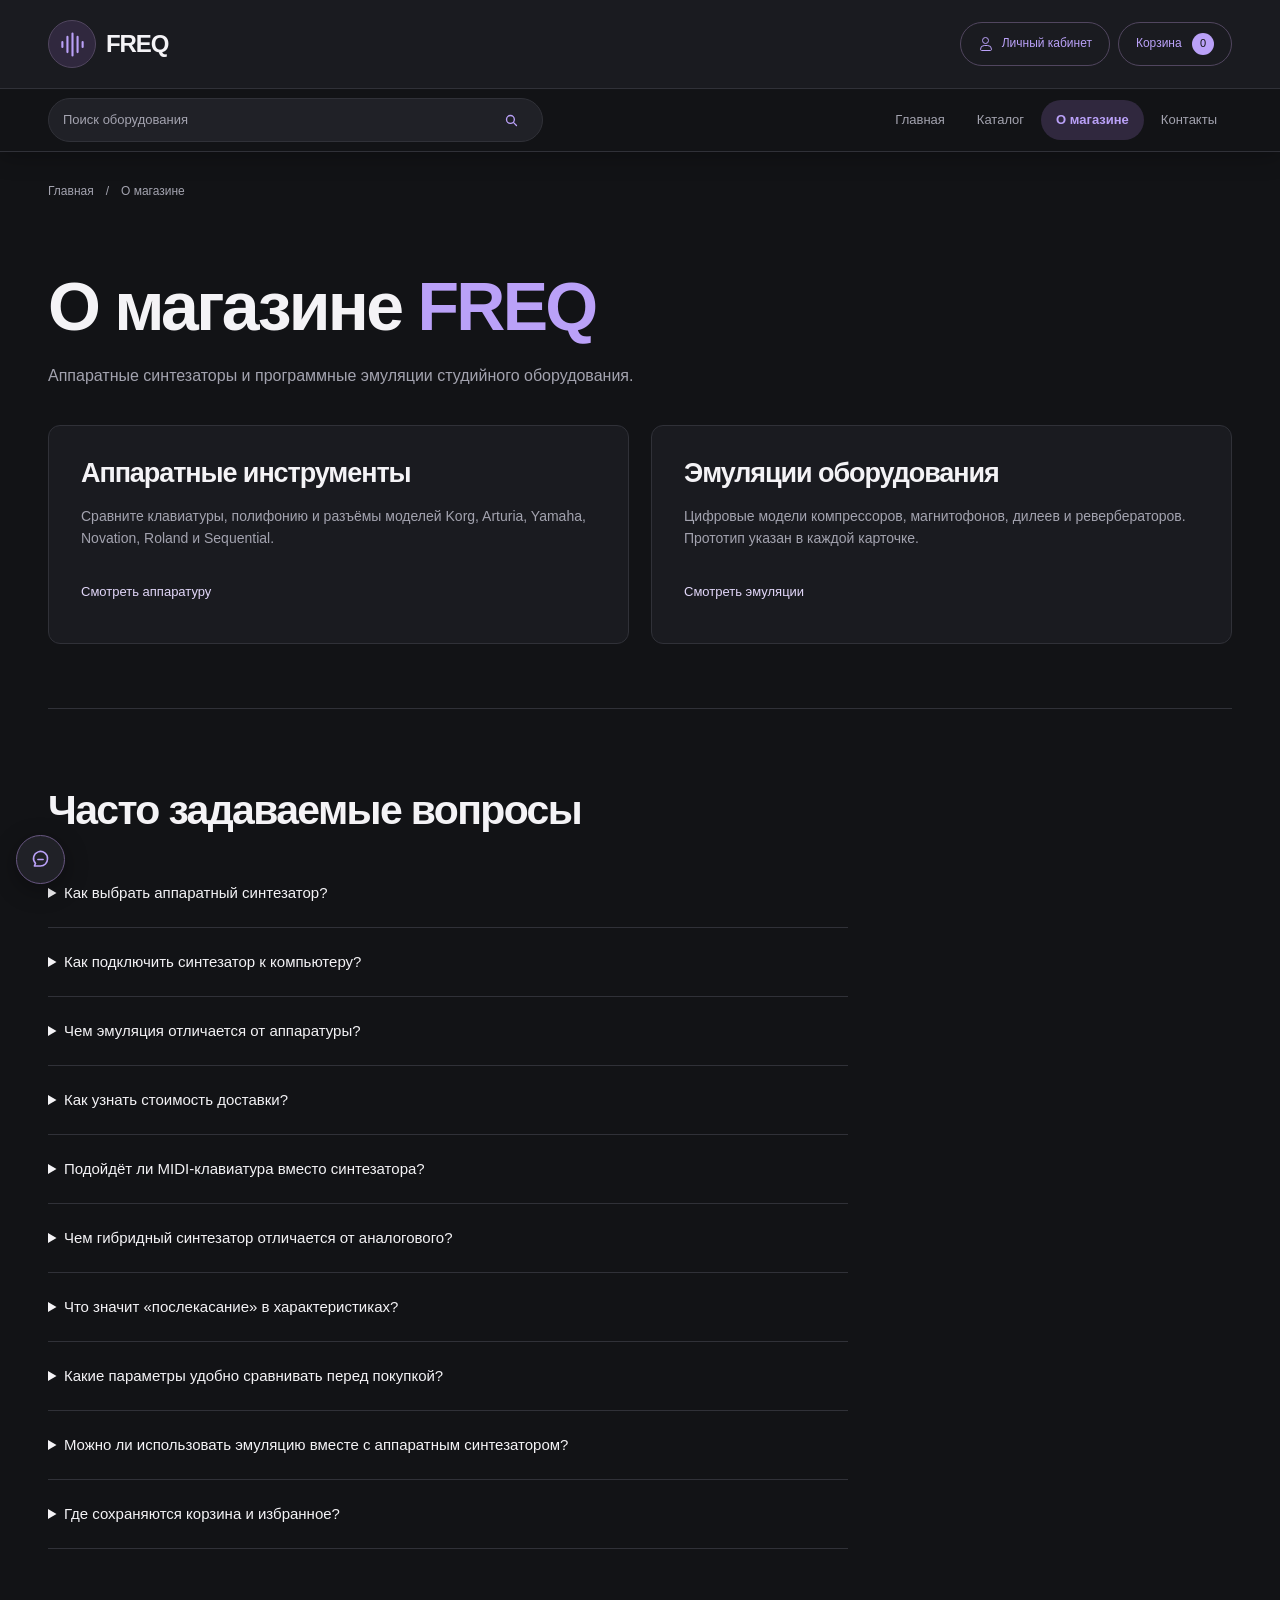
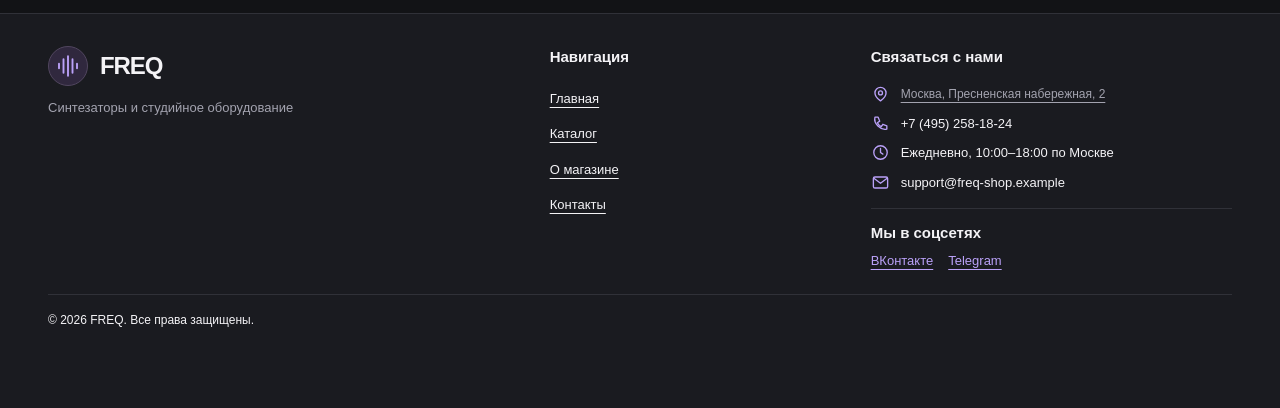
<file: about.html>
<!doctype html>
<html lang="ru">
  <head>
    <meta charset="utf-8" />
    <meta name="viewport" content="width=device-width, initial-scale=1.0" />
    <title>О магазине синтезаторов FREQ</title>
    <meta
      name="description"
      content="Что представлено в магазине FREQ и как выбрать студийное оборудование. Ответы на вопросы о подключении синтезаторов, плагинах и оформлении заявки."
    />
    <meta name="robots" content="index, follow" />
    <link rel="canonical" href="https://shaaayyy.github.io/kr3-responsive-shop/about.html" />
    <meta property="og:type" content="website" />
    <meta property="og:locale" content="ru_RU" />
    <meta property="og:site_name" content="FREQ" />
    <meta property="og:title" content="О магазине синтезаторов FREQ" />
    <meta
      property="og:description"
      content="Что представлено в магазине FREQ и как выбрать студийное оборудование. Ответы на вопросы о подключении синтезаторов, плагинах и оформлении заявки."
    />
    <meta property="og:url" content="https://shaaayyy.github.io/kr3-responsive-shop/about.html" />
    <meta
      property="og:image"
      content="https://shaaayyy.github.io/kr3-responsive-shop/images/korg-minilogue-xd.jpg"
    />
    <meta
      property="og:image:alt"
      content="Чёрный синтезатор Korg minilogue xd показан под углом: впереди белые и чёрные клавиши, на наклонной панели видны ряды регуляторов и переключателей."
    />
    <meta name="twitter:card" content="summary_large_image" />
    <link rel="icon" href="images/favicon.svg" type="image/svg+xml" />
    <link rel="stylesheet" href="css/style.css" />
    <link rel="stylesheet" href="css/responsive.css" />
    <script src="js/main.js?v=descriptive-alt" defer></script>
  </head>
  <body id="top">
    <a class="skip-link" href="#main">Перейти к основному содержимому</a>
    <header class="header">
      <div class="header__brandbar">
        <div class="container header__inner">
          <a class="header-brand" href="index.html" aria-label="FREQ — главная"
            ><span class="header-brand__icon"
              ><svg
                viewBox="0 0 32 32"
                width="27"
                height="27"
                fill="none"
                stroke="currentColor"
                stroke-width="2.5"
                stroke-linecap="round"
                aria-hidden="true"
              >
                <path d="M4 13v6m6-12v18m6-22v26m6-22v18m6-12v6" /></svg></span
            ><span class="brand-name">FREQ</span></a
          >
          <div class="header__actions">
            <button
              class="account-button"
              type="button"
              data-account
              aria-haspopup="dialog"
              aria-controls="account-dialog"
            >
              <span class="account-button__icon" aria-hidden="true"></span
              ><span class="account-button__label">Личный кабинет</span></button
            ><button
              class="cart-button"
              type="button"
              data-cart
              aria-haspopup="dialog"
              aria-controls="cart-dialog"
            >
              Корзина <span class="cart-count">0</span>
            </button>
          </div>
          <button
            class="menu-button"
            type="button"
            aria-expanded="false"
            aria-controls="navigation"
            aria-label="Открыть меню"
          >
            ☰
          </button>
        </div>
      </div>
      <div class="header__navrow">
        <div class="container header__navinner">
          <form class="header-search" action="catalog.html" method="get" role="search">
            <label class="sr-only" for="header-query">Поиск оборудования</label
            ><input
              id="header-query"
              name="q"
              type="search"
              placeholder="Поиск оборудования"
              maxlength="100"
            /><button type="submit" aria-label="Найти товар">
              <svg
                width="17"
                height="17"
                viewBox="0 0 24 24"
                fill="none"
                stroke="currentColor"
                stroke-width="1.9"
                stroke-linecap="round"
                aria-hidden="true"
              >
                <circle cx="10.5" cy="10.5" r="5.5" />
                <path d="m15 15 4 4" />
              </svg>
            </button>
          </form>
          <nav class="nav" id="navigation" aria-label="Основная навигация">
            <a class="nav__link" href="index.html">Главная</a
            ><a class="nav__link" href="catalog.html">Каталог</a
            ><a class="nav__link nav__link--active" href="about.html" aria-current="page"
              >О магазине</a
            ><a class="nav__link" href="contacts.html">Контакты</a>
          </nav>
        </div>
      </div>
    </header>
    <main tabindex="-1" id="main" class="page-main page-main--about">
      <nav class="breadcrumbs container" aria-label="Хлебные крошки">
        <a href="index.html">Главная</a><span>/</span><span aria-current="page">О магазине</span>
      </nav>
      <section class="section section--top container">
        <h1 class="page-title">О магазине <span class="accent">FREQ</span></h1>
        <p class="lead">Аппаратные синтезаторы и программные эмуляции студийного оборудования.</p>
        <div class="feature-grid">
          <article class="contact-card">
            <h2>Аппаратные инструменты</h2>
            <p>
              Сравните клавиатуры, полифонию и разъёмы моделей Korg, Arturia, Yamaha, Novation,
              Roland и Sequential.
            </p>
            <a class="text-link" href="catalog.html?category=hardware">Смотреть аппаратуру</a>
          </article>
          <article class="contact-card">
            <h2>Эмуляции оборудования</h2>
            <p>
              Цифровые модели компрессоров, магнитофонов, дилеев и ревербераторов. Прототип указан в
              каждой карточке.
            </p>
            <a class="text-link" href="catalog.html?category=effect">Смотреть эмуляции</a>
          </article>
        </div>
      </section>
      <section
        class="container section page-feature about-faq"
        id="faq"
        aria-labelledby="about-faq-title"
      >
        <h2 id="about-faq-title">Часто задаваемые вопросы</h2>
        <div class="faq">
          <details>
            <summary>Как выбрать аппаратный синтезатор?</summary>
            <p>
              Для басовых партий и лидов часто подходит монофоническая модель. Для аккордов
              выбирайте полифоническую и проверяйте число голосов. В каталоге можно сравнить до трёх
              инструментов по клавиатуре, звуковому движку и полифонии.
            </p>
          </details>
          <details>
            <summary>Как подключить синтезатор к компьютеру?</summary>
            <p>
              Для записи звука подключите линейные выходы к аудиоинтерфейсу. Для передачи нот и
              команд используйте MIDI или USB-MIDI, если они предусмотрены вашей моделью.
            </p>
          </details>
          <details>
            <summary>Чем эмуляция отличается от аппаратуры?</summary>
            <p>
              Эмуляция работает в программе для записи звука и воспроизводит конкретное устройство
              или его алгоритм. Название прототипа и ссылка на требования производителя указаны в
              карточке плагина.
            </p>
          </details>
          <details>
            <summary>Как узнать стоимость доставки?</summary>
            <p>
              При добавлении физического товара в форме появляется поле города. Итог в корзине
              включает товары. Стоимость доставки рассчитывается отдельно, вне сайта.
            </p>
          </details>
          <details>
            <summary>Подойдёт ли MIDI-клавиатура вместо синтезатора?</summary>
            <p>
              Обычная MIDI-клавиатура передаёт ноты и команды, а для звука ей нужен внешний
              инструмент или плагин. Аппаратный синтезатор сам создаёт звук.
            </p>
          </details>
          <details>
            <summary>Чем гибридный синтезатор отличается от аналогового?</summary>
            <p>
              Гибридный инструмент совмещает аналоговые и цифровые компоненты. Например, цифровые
              генераторы могут проходить через аналоговый фильтр. Устройство звукового тракта
              указано в карточке модели.
            </p>
          </details>
          <details>
            <summary>Что значит «послекасание» в характеристиках?</summary>
            <p>
              Клавиатура с послекасанием реагирует на дополнительное давление после нажатия клавиши.
              В зависимости от модели им можно управлять фильтром, вибрато или другим параметром.
            </p>
          </details>
          <details>
            <summary>Какие параметры удобно сравнивать перед покупкой?</summary>
            <p>
              Сопоставьте число клавиш, полифонию, тип звукового движка и разъёмы. Чтобы увидеть
              данные рядом, отметьте до трёх позиций кнопкой «Сравнить».
            </p>
          </details>
          <details>
            <summary>Можно ли использовать эмуляцию вместе с аппаратным синтезатором?</summary>
            <p>
              Да. Запишите синтезатор на аудиодорожку и добавьте плагин как эффект. Перед установкой
              проверьте поддержку формата плагина в своей программе.
            </p>
          </details>
          <details>
            <summary>Где сохраняются корзина и избранное?</summary>
            <p>
              Они хранятся в текущем браузере. На другом устройстве или после очистки данных сайта
              списки могут быть пустыми.
            </p>
          </details>
        </div>
      </section>
    </main>
    <footer class="footer">
      <div class="container">
        <div class="footer__grid">
          <div class="footer__intro">
            <a class="footer-brand" href="index.html" aria-label="FREQ — главная"
              ><span class="header-brand__icon"
                ><svg
                  viewBox="0 0 32 32"
                  width="27"
                  height="27"
                  fill="none"
                  stroke="currentColor"
                  stroke-width="2.5"
                  stroke-linecap="round"
                  aria-hidden="true"
                >
                  <path d="M4 13v6m6-12v18m6-22v26m6-22v18m6-12v6" /></svg></span
              ><span class="brand-name">FREQ</span></a
            >
            <p class="footer__caption">Синтезаторы и студийное оборудование</p>
          </div>
          <nav class="footer__links" aria-label="Навигация в подвале">
            <h2>Навигация</h2>
            <ul class="footer__link-list">
              <li><a href="index.html">Главная</a></li>
              <li><a href="catalog.html">Каталог</a></li>
              <li><a href="about.html">О магазине</a></li>
              <li><a href="contacts.html">Контакты</a></li>
            </ul>
          </nav>
          <div class="footer__contacts">
            <h2>Связаться с нами</h2>
            <address class="footer__contact-list">
              <a class="footer__contact-row" href="contacts.html#location-title"
                ><svg
                  class="footer__contact-icon"
                  width="19"
                  height="19"
                  viewBox="0 0 24 24"
                  fill="none"
                  stroke="currentColor"
                  stroke-width="1.7"
                  stroke-linecap="round"
                  stroke-linejoin="round"
                  aria-hidden="true"
                >
                  <path d="M19 10c0 5-7 10-7 10s-7-5-7-10a7 7 0 1 1 14 0Z" />
                  <circle cx="12" cy="10" r="2.5" /></svg
                ><span>Москва, Пресненская набережная, 2</span></a
              >
              <div class="footer__contact-row">
                <svg
                  class="footer__contact-icon"
                  width="19"
                  height="19"
                  viewBox="0 0 24 24"
                  fill="none"
                  stroke="currentColor"
                  stroke-width="1.7"
                  stroke-linecap="round"
                  stroke-linejoin="round"
                  aria-hidden="true"
                >
                  <path d="M5 4h4l2 5-3 2a13 13 0 0 0 5 5l2-3 5 2v4c-8 2-17-7-15-15Z" /></svg
                ><span>+7 (495) 258-18-24</span>
              </div>
              <div class="footer__contact-row">
                <svg
                  class="footer__contact-icon"
                  width="19"
                  height="19"
                  viewBox="0 0 24 24"
                  fill="none"
                  stroke="currentColor"
                  stroke-width="1.7"
                  stroke-linecap="round"
                  stroke-linejoin="round"
                  aria-hidden="true"
                >
                  <circle cx="12" cy="12" r="8.5" />
                  <path d="M12 7v5l3 2" /></svg
                ><span>Ежедневно, 10:00–18:00 по Москве</span>
              </div>
              <div class="footer__contact-row">
                <svg
                  class="footer__contact-icon"
                  width="19"
                  height="19"
                  viewBox="0 0 24 24"
                  fill="none"
                  stroke="currentColor"
                  stroke-width="1.7"
                  stroke-linecap="round"
                  stroke-linejoin="round"
                  aria-hidden="true"
                >
                  <rect x="3" y="5" width="18" height="14" rx="2" />
                  <path d="m4 7 8 6 8-6" /></svg
                ><span>support@freq-shop.example</span>
              </div>
            </address>
            <section class="footer__socials" aria-labelledby="social-title">
              <h2 id="social-title">Мы в соцсетях</h2>
              <ul class="social-links">
                <li>
                  <a href="https://vk.com/search?c%5Bq%5D=FREQ&amp;c%5Bsection%5D=communities"
                    >ВКонтакте</a
                  >
                </li>
                <li><a href="https://t.me/freq_plugins_club">Telegram</a></li>
              </ul>
            </section>
          </div>
        </div>
        <div class="footer__bottom"><small>© 2026 FREQ. Все права защищены.</small></div>
      </div>
    </footer>
    <dialog
      class="modal account-dialog"
      id="account-dialog"
      aria-labelledby="account-title"
      aria-describedby="account-description"
    >
      <div class="modal__header">
        <h2 id="account-title">Личный кабинет</h2>
        <button
          class="icon-button"
          type="button"
          data-account-close
          aria-label="Закрыть личный кабинет"
          autofocus
        >
          ×
        </button>
      </div>
      <p id="account-description">Регистрация и вход доступны в этом браузере.</p>
      <form class="account-form" method="dialog">
        <label for="account-login">Логин</label>
        <input id="account-login" name="login" autocomplete="username" maxlength="60" required />
        <div class="account-form__field" data-registration-email>
          <label for="account-email">Электронная почта</label>
          <input
            id="account-email"
            name="email"
            type="email"
            autocomplete="email"
            maxlength="254"
            required
          />
        </div>
        <label for="account-password">Пароль</label>
        <input
          id="account-password"
          name="password"
          type="password"
          autocomplete="new-password"
          minlength="8"
          maxlength="128"
          required
        />
        <button class="button" type="submit">Зарегистрироваться</button>
        <p class="account-form__status" role="status"></p>
      </form>
      <section class="account-profile" hidden aria-labelledby="account-favorites-title">
        <div class="account-profile__header">
          <div>
            <strong data-profile-login></strong>
            <p data-profile-email></p>
          </div>
          <button class="button button--outline" type="button" data-account-logout>Выйти</button>
        </div>
        <h3 id="account-favorites-title">Избранное</h3>
        <p data-account-empty>В избранном пока нет товаров.</p>
        <ul class="account-favorites" data-account-favorites></ul>
      </section>
    </dialog>
    <dialog class="modal" id="cart-dialog" aria-labelledby="cart-title">
      <div class="modal__header">
        <h2 id="cart-title">Корзина</h2>
        <button class="icon-button" type="button" data-close aria-label="Закрыть корзину">×</button>
      </div>
      <div id="cart-items"></div>
      <div class="modal__total">Итого <strong id="cart-total">0 ₽</strong></div>
      <a class="button" href="order.html" id="checkout">Перейти к заявке</a>
      <p class="muted">Корзина сохраняется в этом браузере.</p>
    </dialog>
    <div class="toast" role="status" aria-live="polite"></div>
    <a class="back-to-top" href="#top" aria-label="Наверх страницы" title="Наверх страницы" hidden
      ><span class="back-to-top__progress" aria-hidden="true"></span>
      <svg
        class="back-to-top__icon"
        width="26"
        height="26"
        viewBox="0 0 26 26"
        fill="none"
        stroke="currentColor"
        stroke-width="1.9"
        stroke-linecap="round"
        stroke-linejoin="round"
        aria-hidden="true"
      >
        <path d="m6.5 10 6.5-6 6.5 6" />
        <path d="M8 17v4m5-9v9m5-6v6" />
      </svg>
    </a>
    <aside class="support-widget" aria-label="Поддержка FREQ">
      <button
        class="support-widget__toggle"
        type="button"
        aria-expanded="false"
        aria-controls="support-panel"
        aria-label="Чат с консультантом"
        title="Чат с консультантом"
      >
        <svg
          width="21"
          height="21"
          viewBox="0 0 24 24"
          fill="none"
          stroke="currentColor"
          stroke-width="1.8"
          stroke-linecap="round"
          stroke-linejoin="round"
          aria-hidden="true"
        >
          <path d="M20 11.5a8 8 0 0 1-8 8H5l1.3-3.1A8 8 0 1 1 20 11.5Z" />
          <path d="M9 12h6" />
        </svg>
        <span>Чат с консультантом</span>
      </button>
      <section
        class="support-widget__panel"
        id="support-panel"
        aria-labelledby="support-title"
        hidden
      >
        <div class="support-widget__header">
          <span class="support-widget__avatar" aria-hidden="true">F</span>
          <div class="support-widget__identity">
            <h2 id="support-title">Консультант FREQ</h2>
            <p>Автоматические ответы</p>
          </div>
          <button class="icon-button support-widget__close" type="button" aria-label="Закрыть чат">
            ×
          </button>
        </div>
        <div
          class="support-widget__messages"
          role="log"
          aria-live="polite"
          aria-label="Сообщения чата"
        >
          <p class="support-widget__message">Здравствуйте! Чем могу вам помочь?</p>
        </div>
        <form class="support-widget__form">
          <label class="sr-only" for="support-question">Ваш вопрос</label>
          <input
            id="support-question"
            name="question"
            placeholder="Задайте интересующий вас вопрос"
            required
            maxlength="200"
            autocomplete="off"
          />
          <button class="button" type="submit" aria-label="Отправить вопрос">
            <svg
              width="18"
              height="18"
              viewBox="0 0 24 24"
              fill="none"
              stroke="currentColor"
              stroke-width="1.8"
              stroke-linecap="round"
              stroke-linejoin="round"
              aria-hidden="true"
            >
              <path d="m3 10 18-7-4.5 18-5.8-6.3L3 10Z" />
              <path d="m10.7 14.7 4.8-4.8" />
            </svg>
          </button>
        </form>
      </section>
    </aside>
  </body>
</html>
</file>
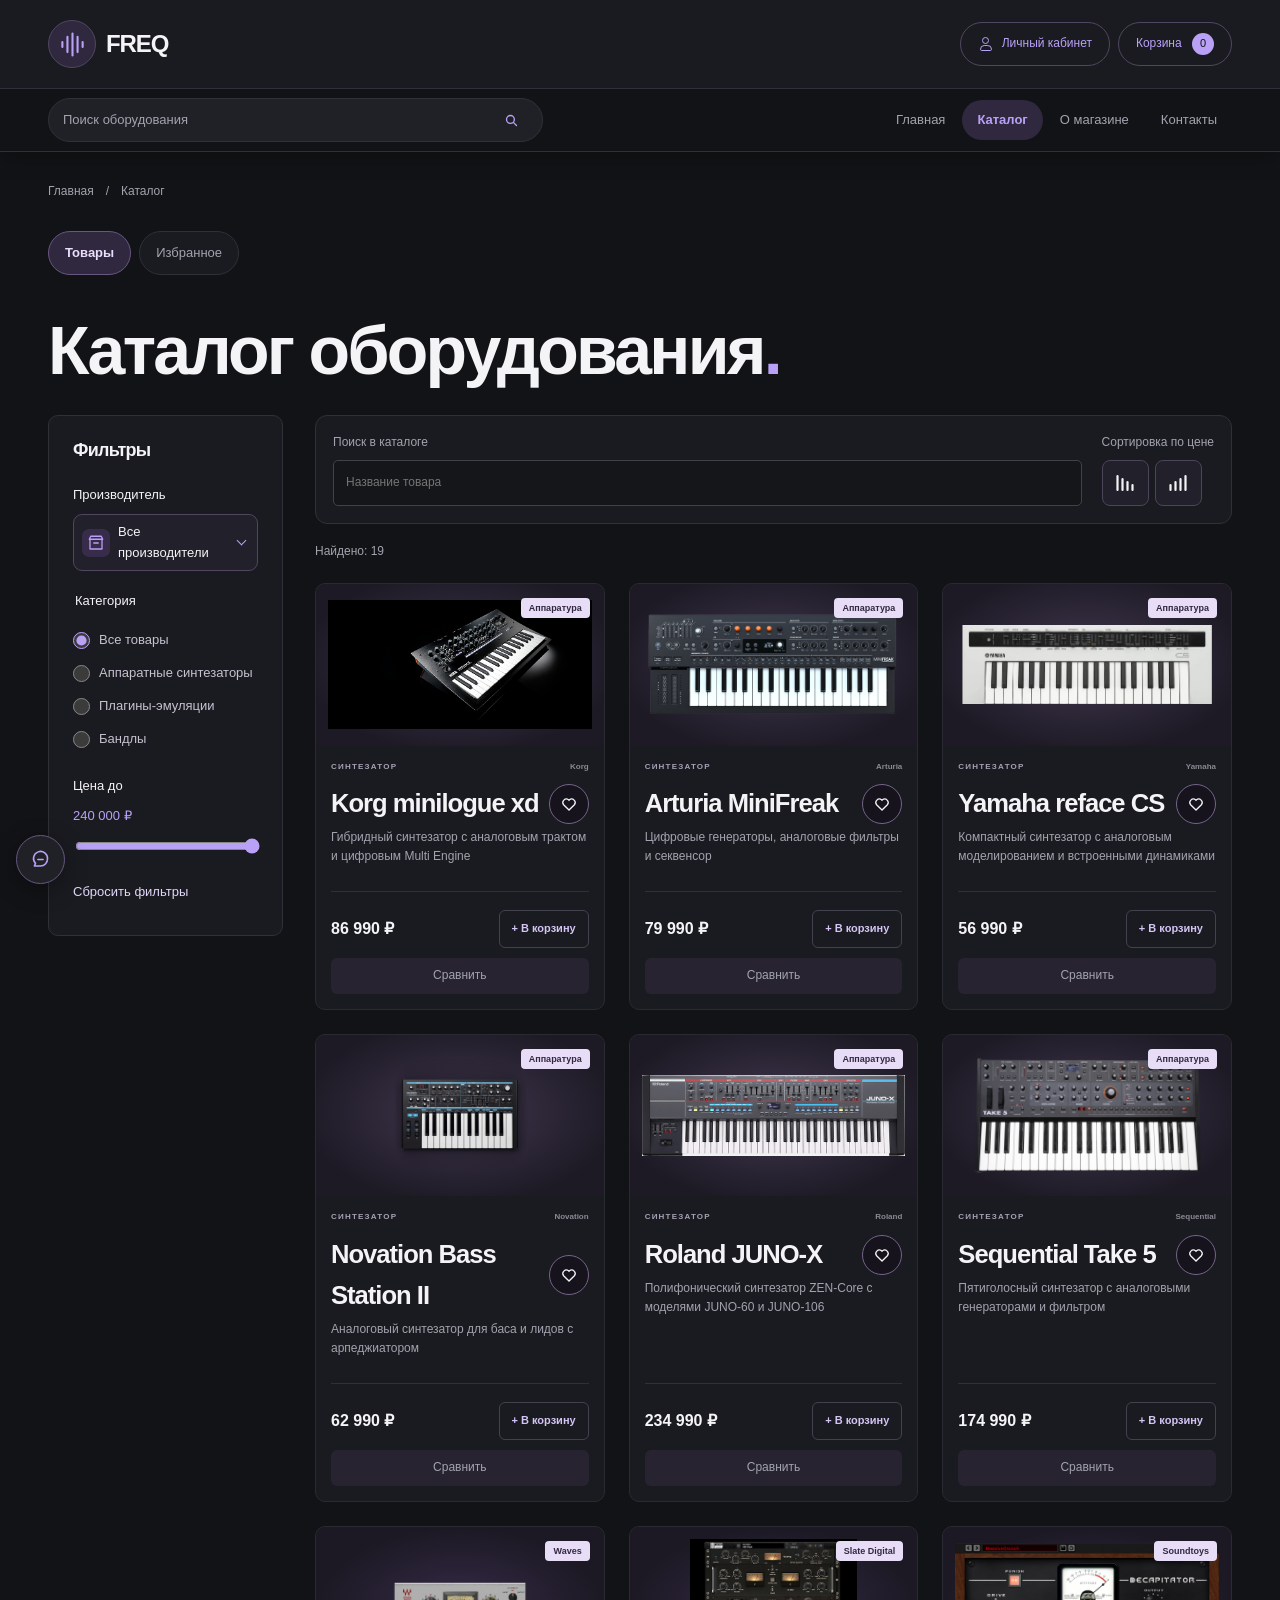
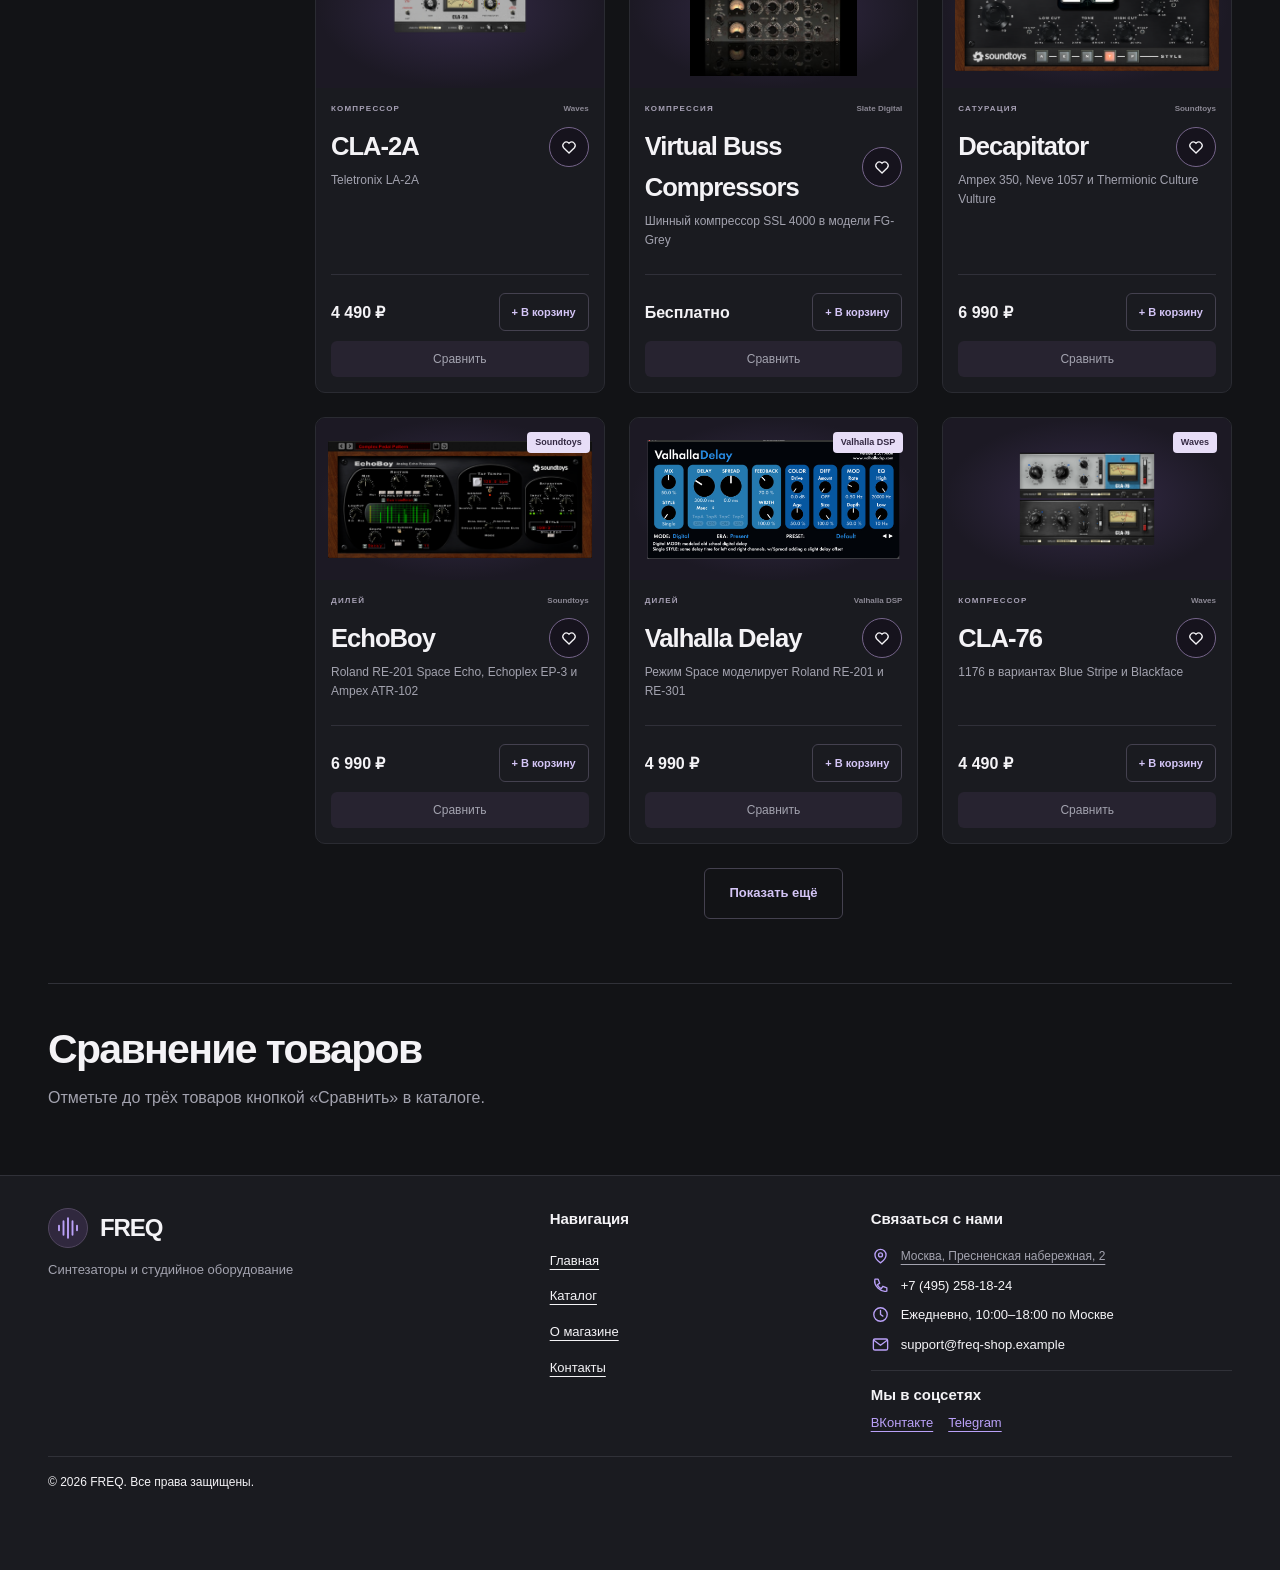
<file: catalog.html>
<!doctype html>
<html lang="ru">
  <head>
    <meta charset="utf-8" />
    <meta name="viewport" content="width=device-width, initial-scale=1.0" />
    <title>Каталог синтезаторов и плагинов — FREQ</title>
    <meta
      name="description"
      content="Подберите аппаратный синтезатор, плагин-эмуляцию или набор. В каталоге FREQ есть фильтры по производителю и цене, характеристики и сравнение товаров."
    />
    <meta name="robots" content="index, follow" />
    <link rel="canonical" href="https://shaaayyy.github.io/kr3-responsive-shop/catalog.html" />
    <meta property="og:type" content="website" />
    <meta property="og:locale" content="ru_RU" />
    <meta property="og:site_name" content="FREQ" />
    <meta property="og:title" content="Каталог синтезаторов и плагинов — FREQ" />
    <meta
      property="og:description"
      content="Подберите аппаратный синтезатор, плагин-эмуляцию или набор. В каталоге FREQ есть фильтры по производителю и цене, характеристики и сравнение товаров."
    />
    <meta property="og:url" content="https://shaaayyy.github.io/kr3-responsive-shop/catalog.html" />
    <meta
      property="og:image"
      content="https://shaaayyy.github.io/kr3-responsive-shop/images/korg-minilogue-xd.jpg"
    />
    <meta
      property="og:image:alt"
      content="Чёрный синтезатор Korg minilogue xd показан под углом: впереди белые и чёрные клавиши, на наклонной панели видны ряды регуляторов и переключателей."
    />
    <meta name="twitter:card" content="summary_large_image" />
    <link rel="icon" href="images/favicon.svg" type="image/svg+xml" />
    <link rel="stylesheet" href="css/style.css" />
    <link rel="stylesheet" href="css/responsive.css" />
    <script src="js/main.js?v=descriptive-alt" defer></script>
  </head>
  <body id="top">
    <a class="skip-link" href="#main">Перейти к основному содержимому</a>
    <header class="header">
      <div class="header__brandbar">
        <div class="container header__inner">
          <a class="header-brand" href="index.html" aria-label="FREQ — главная"
            ><span class="header-brand__icon"
              ><svg
                viewBox="0 0 32 32"
                width="27"
                height="27"
                fill="none"
                stroke="currentColor"
                stroke-width="2.5"
                stroke-linecap="round"
                aria-hidden="true"
              >
                <path d="M4 13v6m6-12v18m6-22v26m6-22v18m6-12v6" /></svg></span
            ><span class="brand-name">FREQ</span></a
          >
          <div class="header__actions">
            <button
              class="account-button"
              type="button"
              data-account
              aria-haspopup="dialog"
              aria-controls="account-dialog"
            >
              <span class="account-button__icon" aria-hidden="true"></span
              ><span class="account-button__label">Личный кабинет</span></button
            ><button
              class="cart-button"
              type="button"
              data-cart
              aria-haspopup="dialog"
              aria-controls="cart-dialog"
            >
              Корзина <span class="cart-count">0</span>
            </button>
          </div>
          <button
            class="menu-button"
            type="button"
            aria-expanded="false"
            aria-controls="navigation"
            aria-label="Открыть меню"
          >
            ☰
          </button>
        </div>
      </div>
      <div class="header__navrow">
        <div class="container header__navinner">
          <form class="header-search" action="catalog.html" method="get" role="search">
            <label class="sr-only" for="header-query">Поиск оборудования</label
            ><input
              id="header-query"
              name="q"
              type="search"
              placeholder="Поиск оборудования"
              maxlength="100"
            /><button type="submit" aria-label="Найти товар">
              <svg
                width="17"
                height="17"
                viewBox="0 0 24 24"
                fill="none"
                stroke="currentColor"
                stroke-width="1.9"
                stroke-linecap="round"
                aria-hidden="true"
              >
                <circle cx="10.5" cy="10.5" r="5.5" />
                <path d="m15 15 4 4" />
              </svg>
            </button>
          </form>
          <nav class="nav" id="navigation" aria-label="Основная навигация">
            <a class="nav__link" href="index.html">Главная</a
            ><a class="nav__link nav__link--active" href="catalog.html" aria-current="page"
              >Каталог</a
            ><a class="nav__link" href="about.html">О магазине</a
            ><a class="nav__link" href="contacts.html">Контакты</a>
          </nav>
        </div>
      </div>
    </header>
    <main tabindex="-1" id="main" class="page-main page-main--catalog">
      <nav class="breadcrumbs container" aria-label="Хлебные крошки">
        <a href="index.html">Главная</a><span>/</span><span aria-current="page">Каталог</span>
      </nav>
      <nav class="section-tabs container" aria-label="Навигация каталога">
        <a href="catalog.html" aria-current="page">Товары</a><a href="favorites.html">Избранное</a>
      </nav>
      <section class="container section section--top">
        <h1 class="page-title">Каталог оборудования<span class="accent">.</span></h1>
        <div class="catalog-layout">
          <div class="catalog-controls">
            <label class="catalog-control catalog-control--search" for="search"
              ><span>Поиск в каталоге</span
              ><input id="search" type="search" placeholder="Название товара"
            /></label>
            <div class="catalog-control" role="group" aria-labelledby="sort-label">
              <span id="sort-label">Сортировка по цене</span>
              <div class="sort-buttons">
                <button
                  type="button"
                  class="sort-button"
                  data-sort="high"
                  aria-pressed="false"
                  aria-label="Сначала дороже"
                  title="Сначала дороже"
                >
                  <svg
                    width="26"
                    height="24"
                    viewBox="0 0 25 24"
                    fill="none"
                    stroke="currentColor"
                    stroke-width="2.2"
                    stroke-linecap="round"
                    aria-hidden="true"
                  >
                    <path d="M5 5v14M10 8v11M15 11v8M20 14v5" />
                  </svg>
                </button>
                <button
                  type="button"
                  class="sort-button"
                  data-sort="low"
                  aria-pressed="false"
                  aria-label="Сначала дешевле"
                  title="Сначала дешевле"
                >
                  <svg
                    width="26"
                    height="24"
                    viewBox="0 0 25 24"
                    fill="none"
                    stroke="currentColor"
                    stroke-width="2.2"
                    stroke-linecap="round"
                    aria-hidden="true"
                  >
                    <path d="M5 14v5M10 11v8M15 8v11M20 5v14" />
                  </svg>
                </button>
              </div>
            </div>
          </div>
          <aside class="filters" aria-label="Фильтры каталога">
            <h2>Фильтры</h2>
            <div class="manufacturer-field">
              <span id="manufacturer-label">Производитель</span>
              <details class="manufacturer-picker" id="manufacturer-picker">
                <summary aria-labelledby="manufacturer-label manufacturer-value">
                  <span class="manufacturer-picker__icon"
                    ><svg
                      width="18"
                      height="18"
                      viewBox="0 0 24 24"
                      fill="none"
                      stroke="currentColor"
                      stroke-width="1.7"
                      stroke-linecap="round"
                      stroke-linejoin="round"
                      aria-hidden="true"
                    >
                      <path d="M4 7h16v13H4zM3 7l2-4h14l2 4M9 12h6" /></svg
                  ></span>
                  <span id="manufacturer-value">Все производители</span>
                  <span class="manufacturer-picker__chevron" aria-hidden="true"></span>
                </summary>
                <div
                  class="manufacturer-picker__options"
                  role="group"
                  aria-labelledby="manufacturer-label"
                >
                  <label class="manufacturer-picker__option"
                    ><input type="radio" name="manufacturer" value="" checked /><span
                      >Все производители</span
                    ></label
                  >
                  <div class="manufacturer-picker__group">Аппаратные синтезаторы</div>
                  <label class="manufacturer-picker__option"
                    ><input type="radio" name="manufacturer" value="Arturia" /><span
                      >Arturia</span
                    ></label
                  ><label class="manufacturer-picker__option"
                    ><input type="radio" name="manufacturer" value="Korg" /><span>Korg</span></label
                  ><label class="manufacturer-picker__option"
                    ><input type="radio" name="manufacturer" value="Novation" /><span
                      >Novation</span
                    ></label
                  ><label class="manufacturer-picker__option"
                    ><input type="radio" name="manufacturer" value="Roland" /><span
                      >Roland</span
                    ></label
                  ><label class="manufacturer-picker__option"
                    ><input type="radio" name="manufacturer" value="Sequential" /><span
                      >Sequential</span
                    ></label
                  ><label class="manufacturer-picker__option"
                    ><input type="radio" name="manufacturer" value="Yamaha" /><span
                      >Yamaha</span
                    ></label
                  >
                  <div class="manufacturer-picker__group">Программные эмуляции</div>
                  <label class="manufacturer-picker__option"
                    ><input type="radio" name="manufacturer" value="Slate Digital" /><span
                      >Slate Digital</span
                    ></label
                  ><label class="manufacturer-picker__option"
                    ><input type="radio" name="manufacturer" value="Soundtoys" /><span
                      >Soundtoys</span
                    ></label
                  ><label class="manufacturer-picker__option"
                    ><input type="radio" name="manufacturer" value="Valhalla DSP" /><span
                      >Valhalla DSP</span
                    ></label
                  ><label class="manufacturer-picker__option"
                    ><input type="radio" name="manufacturer" value="Waves" /><span
                      >Waves</span
                    ></label
                  >
                </div>
              </details>
            </div>
            <fieldset>
              <legend>Категория</legend>
              <label class="choice"
                ><input type="radio" name="category" value="all" checked /> Все товары</label
              ><label class="choice"
                ><input type="radio" name="category" value="hardware" /> Аппаратные
                синтезаторы</label
              ><label class="choice"
                ><input type="radio" name="category" value="effect" /> Плагины-эмуляции</label
              ><label class="choice"
                ><input type="radio" name="category" value="bundle" /> Бандлы</label
              >
            </fieldset>
            <label class="field" for="price"
              >Цена до <output id="price-label">240 000 ₽</output
              ><input
                id="price"
                type="range"
                min="0"
                max="240000"
                step="100"
                value="240000" /></label
            ><button class="text-link" id="reset-filters">Сбросить фильтры</button>
          </aside>
          <div class="catalog-results" role="region" aria-label="Результаты поиска по каталогу">
            <div class="catalog-toolbar">
              <p id="result-count" role="status">19 позиций</p>
              <a class="text-link" id="compare-jump" href="#comparison" hidden
                >К сравнению <span id="compare-count"></span
              ></a>
            </div>
            <div class="products-grid products-grid--catalog" id="catalog-grid">
              <article
                class="product-card"
                data-category="hardware"
                data-price="86990"
                data-name="Korg minilogue xd"
                data-brand="Korg"
              >
                <a class="product-card__art" href="product.html?id=korg-minilogue-xd"
                  ><div class="plugin-photo plugin-photo--hardware">
                    <img
                      class=""
                      src="images/korg-minilogue-xd.jpg"
                      width="820"
                      height="403"
                      alt="Чёрный синтезатор Korg minilogue xd показан под углом: впереди белые и чёрные клавиши, на наклонной панели видны ряды регуляторов и переключателей."
                      loading="lazy"
                      decoding="async"
                    />
                  </div>
                  <span class="badge">Аппаратура</span></a
                >
                <div class="product-card__body">
                  <div class="eyebrow">СИНТЕЗАТОР<span>Korg</span></div>
                  <div class="product-card__heading">
                    <a class="product-card__title" href="product.html?id=korg-minilogue-xd"
                      >Korg minilogue xd</a
                    ><button
                      class="favorite-button"
                      type="button"
                      data-favorite="korg-minilogue-xd"
                      aria-pressed="false"
                      aria-label="Избранное: Korg minilogue xd"
                    >
                      <svg
                        viewBox="0 0 24 24"
                        width="18"
                        height="18"
                        fill="none"
                        stroke="currentColor"
                        stroke-width="1.7"
                        aria-hidden="true"
                      >
                        <path
                          d="M12 20 4.8 13a4.7 4.7 0 0 1 6.6-6.6l.6.6.6-.6a4.7 4.7 0 0 1 6.6 6.6Z"
                        />
                      </svg>
                    </button>
                  </div>
                  <p>Гибридный синтезатор с аналоговым трактом и цифровым Multi Engine</p>
                  <div class="product-card__bottom">
                    <strong>86 990 ₽</strong
                    ><button
                      class="button button--small button--outline"
                      data-add="korg-minilogue-xd"
                      aria-label="Добавить Korg minilogue xd в корзину"
                    >
                      + В корзину
                    </button>
                  </div>
                  <button
                    type="button"
                    class="compare-button"
                    data-compare="korg-minilogue-xd"
                    aria-pressed="false"
                    aria-label="Сравнить: Korg minilogue xd"
                  >
                    Сравнить
                  </button>
                </div>
              </article>
              <article
                class="product-card"
                data-category="hardware"
                data-price="79990"
                data-name="Arturia MiniFreak"
                data-brand="Arturia"
              >
                <a class="product-card__art" href="product.html?id=arturia-minifreak"
                  ><div class="plugin-photo plugin-photo--hardware">
                    <img
                      class=""
                      src="images/arturia-minifreak.png"
                      width="598"
                      height="283"
                      alt="На передней панели Arturia MiniFreak над мини-клавиатурой расположены ползунки слева, оранжевые кнопки ближе к центру и ряды тёмных регуляторов справа."
                      loading="lazy"
                      decoding="async"
                    />
                  </div>
                  <span class="badge">Аппаратура</span></a
                >
                <div class="product-card__body">
                  <div class="eyebrow">СИНТЕЗАТОР<span>Arturia</span></div>
                  <div class="product-card__heading">
                    <a class="product-card__title" href="product.html?id=arturia-minifreak"
                      >Arturia MiniFreak</a
                    ><button
                      class="favorite-button"
                      type="button"
                      data-favorite="arturia-minifreak"
                      aria-pressed="false"
                      aria-label="Избранное: Arturia MiniFreak"
                    >
                      <svg
                        viewBox="0 0 24 24"
                        width="18"
                        height="18"
                        fill="none"
                        stroke="currentColor"
                        stroke-width="1.7"
                        aria-hidden="true"
                      >
                        <path
                          d="M12 20 4.8 13a4.7 4.7 0 0 1 6.6-6.6l.6.6.6-.6a4.7 4.7 0 0 1 6.6 6.6Z"
                        />
                      </svg>
                    </button>
                  </div>
                  <p>Цифровые генераторы, аналоговые фильтры и секвенсор</p>
                  <div class="product-card__bottom">
                    <strong>79 990 ₽</strong
                    ><button
                      class="button button--small button--outline"
                      data-add="arturia-minifreak"
                      aria-label="Добавить Arturia MiniFreak в корзину"
                    >
                      + В корзину
                    </button>
                  </div>
                  <button
                    type="button"
                    class="compare-button"
                    data-compare="arturia-minifreak"
                    aria-pressed="false"
                    aria-label="Сравнить: Arturia MiniFreak"
                  >
                    Сравнить
                  </button>
                </div>
              </article>
              <article
                class="product-card"
                data-category="hardware"
                data-price="56990"
                data-name="Yamaha reface CS"
                data-brand="Yamaha"
              >
                <a class="product-card__art" href="product.html?id=yamaha-reface-cs"
                  ><div class="plugin-photo plugin-photo--hardware">
                    <img
                      class=""
                      src="images/yamaha-reface-cs.webp"
                      width="1257"
                      height="966"
                      alt="Белый Yamaha reface CS показан сверху: над короткой клавиатурой проходит тёмная полоса с ползунками, по краям корпуса расположены решётки динамиков."
                      loading="lazy"
                      decoding="async"
                    />
                  </div>
                  <span class="badge">Аппаратура</span></a
                >
                <div class="product-card__body">
                  <div class="eyebrow">СИНТЕЗАТОР<span>Yamaha</span></div>
                  <div class="product-card__heading">
                    <a class="product-card__title" href="product.html?id=yamaha-reface-cs"
                      >Yamaha reface CS</a
                    ><button
                      class="favorite-button"
                      type="button"
                      data-favorite="yamaha-reface-cs"
                      aria-pressed="false"
                      aria-label="Избранное: Yamaha reface CS"
                    >
                      <svg
                        viewBox="0 0 24 24"
                        width="18"
                        height="18"
                        fill="none"
                        stroke="currentColor"
                        stroke-width="1.7"
                        aria-hidden="true"
                      >
                        <path
                          d="M12 20 4.8 13a4.7 4.7 0 0 1 6.6-6.6l.6.6.6-.6a4.7 4.7 0 0 1 6.6 6.6Z"
                        />
                      </svg>
                    </button>
                  </div>
                  <p>Компактный синтезатор с аналоговым моделированием и встроенными динамиками</p>
                  <div class="product-card__bottom">
                    <strong>56 990 ₽</strong
                    ><button
                      class="button button--small button--outline"
                      data-add="yamaha-reface-cs"
                      aria-label="Добавить Yamaha reface CS в корзину"
                    >
                      + В корзину
                    </button>
                  </div>
                  <button
                    type="button"
                    class="compare-button"
                    data-compare="yamaha-reface-cs"
                    aria-pressed="false"
                    aria-label="Сравнить: Yamaha reface CS"
                  >
                    Сравнить
                  </button>
                </div>
              </article>
              <article
                class="product-card"
                data-category="hardware"
                data-price="62990"
                data-name="Novation Bass Station II"
                data-brand="Novation"
              >
                <a class="product-card__art" href="product.html?id=novation-bass-station-ii"
                  ><div class="plugin-photo plugin-photo--hardware">
                    <img
                      class=""
                      src="images/novation-bass-station-ii.webp"
                      width="1280"
                      height="1280"
                      alt="Чёрный Novation Bass Station II показан спереди. Над мини-клавиатурой видна тонкая синяя полоса, выше — круглые ручки и кнопки на наклонной панели."
                      loading="lazy"
                      decoding="async"
                    />
                  </div>
                  <span class="badge">Аппаратура</span></a
                >
                <div class="product-card__body">
                  <div class="eyebrow">СИНТЕЗАТОР<span>Novation</span></div>
                  <div class="product-card__heading">
                    <a class="product-card__title" href="product.html?id=novation-bass-station-ii"
                      >Novation Bass Station II</a
                    ><button
                      class="favorite-button"
                      type="button"
                      data-favorite="novation-bass-station-ii"
                      aria-pressed="false"
                      aria-label="Избранное: Novation Bass Station II"
                    >
                      <svg
                        viewBox="0 0 24 24"
                        width="18"
                        height="18"
                        fill="none"
                        stroke="currentColor"
                        stroke-width="1.7"
                        aria-hidden="true"
                      >
                        <path
                          d="M12 20 4.8 13a4.7 4.7 0 0 1 6.6-6.6l.6.6.6-.6a4.7 4.7 0 0 1 6.6 6.6Z"
                        />
                      </svg>
                    </button>
                  </div>
                  <p>Аналоговый синтезатор для баса и лидов с арпеджиатором</p>
                  <div class="product-card__bottom">
                    <strong>62 990 ₽</strong
                    ><button
                      class="button button--small button--outline"
                      data-add="novation-bass-station-ii"
                      aria-label="Добавить Novation Bass Station II в корзину"
                    >
                      + В корзину
                    </button>
                  </div>
                  <button
                    type="button"
                    class="compare-button"
                    data-compare="novation-bass-station-ii"
                    aria-pressed="false"
                    aria-label="Сравнить: Novation Bass Station II"
                  >
                    Сравнить
                  </button>
                </div>
              </article>
              <article
                class="product-card"
                data-category="hardware"
                data-price="234990"
                data-name="Roland JUNO-X"
                data-brand="Roland"
              >
                <a class="product-card__art" href="product.html?id=roland-juno-x"
                  ><div class="plugin-photo plugin-photo--hardware">
                    <img
                      class=""
                      src="images/roland-juno-x.jpg"
                      width="600"
                      height="184"
                      alt="На Roland JUNO-X ряды ползунков разделены красной и синей разметкой. Под ними тянется клавиатура, а левее клавиш расположены органы управления."
                      loading="lazy"
                      decoding="async"
                    />
                  </div>
                  <span class="badge">Аппаратура</span></a
                >
                <div class="product-card__body">
                  <div class="eyebrow">СИНТЕЗАТОР<span>Roland</span></div>
                  <div class="product-card__heading">
                    <a class="product-card__title" href="product.html?id=roland-juno-x"
                      >Roland JUNO-X</a
                    ><button
                      class="favorite-button"
                      type="button"
                      data-favorite="roland-juno-x"
                      aria-pressed="false"
                      aria-label="Избранное: Roland JUNO-X"
                    >
                      <svg
                        viewBox="0 0 24 24"
                        width="18"
                        height="18"
                        fill="none"
                        stroke="currentColor"
                        stroke-width="1.7"
                        aria-hidden="true"
                      >
                        <path
                          d="M12 20 4.8 13a4.7 4.7 0 0 1 6.6-6.6l.6.6.6-.6a4.7 4.7 0 0 1 6.6 6.6Z"
                        />
                      </svg>
                    </button>
                  </div>
                  <p>Полифонический синтезатор ZEN-Core с моделями JUNO-60 и JUNO-106</p>
                  <div class="product-card__bottom">
                    <strong>234 990 ₽</strong
                    ><button
                      class="button button--small button--outline"
                      data-add="roland-juno-x"
                      aria-label="Добавить Roland JUNO-X в корзину"
                    >
                      + В корзину
                    </button>
                  </div>
                  <button
                    type="button"
                    class="compare-button"
                    data-compare="roland-juno-x"
                    aria-pressed="false"
                    aria-label="Сравнить: Roland JUNO-X"
                  >
                    Сравнить
                  </button>
                </div>
              </article>
              <article
                class="product-card"
                data-category="hardware"
                data-price="174990"
                data-name="Sequential Take 5"
                data-brand="Sequential"
              >
                <a class="product-card__art" href="product.html?id=sequential-take-5"
                  ><div class="plugin-photo plugin-photo--hardware">
                    <img
                      class=""
                      src="images/sequential-take-5.png"
                      width="1024"
                      height="580"
                      alt="Серый Sequential Take 5 показан спереди. Верхнюю панель занимают ряды круглых ручек, а слева над клавишами видна пара колёс управления."
                      loading="lazy"
                      decoding="async"
                    />
                  </div>
                  <span class="badge">Аппаратура</span></a
                >
                <div class="product-card__body">
                  <div class="eyebrow">СИНТЕЗАТОР<span>Sequential</span></div>
                  <div class="product-card__heading">
                    <a class="product-card__title" href="product.html?id=sequential-take-5"
                      >Sequential Take 5</a
                    ><button
                      class="favorite-button"
                      type="button"
                      data-favorite="sequential-take-5"
                      aria-pressed="false"
                      aria-label="Избранное: Sequential Take 5"
                    >
                      <svg
                        viewBox="0 0 24 24"
                        width="18"
                        height="18"
                        fill="none"
                        stroke="currentColor"
                        stroke-width="1.7"
                        aria-hidden="true"
                      >
                        <path
                          d="M12 20 4.8 13a4.7 4.7 0 0 1 6.6-6.6l.6.6.6-.6a4.7 4.7 0 0 1 6.6 6.6Z"
                        />
                      </svg>
                    </button>
                  </div>
                  <p>Пятиголосный синтезатор с аналоговыми генераторами и фильтром</p>
                  <div class="product-card__bottom">
                    <strong>174 990 ₽</strong
                    ><button
                      class="button button--small button--outline"
                      data-add="sequential-take-5"
                      aria-label="Добавить Sequential Take 5 в корзину"
                    >
                      + В корзину
                    </button>
                  </div>
                  <button
                    type="button"
                    class="compare-button"
                    data-compare="sequential-take-5"
                    aria-pressed="false"
                    aria-label="Сравнить: Sequential Take 5"
                  >
                    Сравнить
                  </button>
                </div>
              </article>
              <article
                class="product-card"
                data-category="effect"
                data-price="4490"
                data-name="CLA-2A"
                data-brand="Waves"
              >
                <a class="product-card__art" href="product.html?id=cla-2a"
                  ><div class="plugin-photo">
                    <img
                      class=""
                      src="images/cla-2a.png"
                      width="600"
                      height="600"
                      alt="Светлая панель компрессора Waves CLA-2A стилизована под рэковый прибор: по центру жёлтый стрелочный индикатор, по сторонам две крупные ручки."
                      loading="lazy"
                      decoding="async"
                    />
                  </div>
                  <span class="badge">Waves</span></a
                >
                <div class="product-card__body">
                  <div class="eyebrow">КОМПРЕССОР<span>Waves</span></div>
                  <div class="product-card__heading">
                    <a class="product-card__title" href="product.html?id=cla-2a">CLA-2A</a
                    ><button
                      class="favorite-button"
                      type="button"
                      data-favorite="cla-2a"
                      aria-pressed="false"
                      aria-label="Избранное: CLA-2A"
                    >
                      <svg
                        viewBox="0 0 24 24"
                        width="18"
                        height="18"
                        fill="none"
                        stroke="currentColor"
                        stroke-width="1.7"
                        aria-hidden="true"
                      >
                        <path
                          d="M12 20 4.8 13a4.7 4.7 0 0 1 6.6-6.6l.6.6.6-.6a4.7 4.7 0 0 1 6.6 6.6Z"
                        />
                      </svg>
                    </button>
                  </div>
                  <p>Teletronix LA-2A</p>
                  <div class="product-card__bottom">
                    <strong>4 490 ₽</strong
                    ><button
                      class="button button--small button--outline"
                      data-add="cla-2a"
                      aria-label="Добавить CLA-2A в корзину"
                    >
                      + В корзину
                    </button>
                  </div>
                  <button
                    type="button"
                    class="compare-button"
                    data-compare="cla-2a"
                    aria-pressed="false"
                    aria-label="Сравнить: CLA-2A"
                  >
                    Сравнить
                  </button>
                </div>
              </article>
              <article
                class="product-card"
                data-category="effect"
                data-price="0"
                data-name="Virtual Buss Compressors"
                data-brand="Slate Digital"
              >
                <a class="product-card__art" href="product.html?id=virtual-buss-compressors"
                  ><div class="plugin-photo">
                    <img
                      class=""
                      src="images/virtual-buss-compressors.jpg"
                      width="700"
                      height="577"
                      alt="Три тёмных компрессора Slate Digital Virtual Buss Compressors расположены один над другим. У каждого свой ряд ручек и подсвеченные стрелочные индикаторы."
                      loading="lazy"
                      decoding="async"
                    />
                  </div>
                  <span class="badge">Slate Digital</span></a
                >
                <div class="product-card__body">
                  <div class="eyebrow">КОМПРЕССИЯ<span>Slate Digital</span></div>
                  <div class="product-card__heading">
                    <a class="product-card__title" href="product.html?id=virtual-buss-compressors"
                      >Virtual Buss Compressors</a
                    ><button
                      class="favorite-button"
                      type="button"
                      data-favorite="virtual-buss-compressors"
                      aria-pressed="false"
                      aria-label="Избранное: Virtual Buss Compressors"
                    >
                      <svg
                        viewBox="0 0 24 24"
                        width="18"
                        height="18"
                        fill="none"
                        stroke="currentColor"
                        stroke-width="1.7"
                        aria-hidden="true"
                      >
                        <path
                          d="M12 20 4.8 13a4.7 4.7 0 0 1 6.6-6.6l.6.6.6-.6a4.7 4.7 0 0 1 6.6 6.6Z"
                        />
                      </svg>
                    </button>
                  </div>
                  <p>Шинный компрессор SSL 4000 в модели FG-Grey</p>
                  <div class="product-card__bottom">
                    <strong>Бесплатно</strong
                    ><button
                      class="button button--small button--outline"
                      data-add="virtual-buss-compressors"
                      aria-label="Добавить Virtual Buss Compressors в корзину"
                    >
                      + В корзину
                    </button>
                  </div>
                  <button
                    type="button"
                    class="compare-button"
                    data-compare="virtual-buss-compressors"
                    aria-pressed="false"
                    aria-label="Сравнить: Virtual Buss Compressors"
                  >
                    Сравнить
                  </button>
                </div>
              </article>
              <article
                class="product-card"
                data-category="effect"
                data-price="6990"
                data-name="Decapitator"
                data-brand="Soundtoys"
              >
                <a class="product-card__art" href="product.html?id=decapitator"
                  ><div class="plugin-photo">
                    <img
                      class=""
                      src="images/decapitator.png"
                      width="1200"
                      height="583"
                      alt="Тёмная панель Soundtoys Decapitator в деревянной рамке: сверху крупный светлый стрелочный индикатор, слева ручка Drive, внизу ряд кнопок выбора стиля."
                      loading="lazy"
                      decoding="async"
                    />
                  </div>
                  <span class="badge">Soundtoys</span></a
                >
                <div class="product-card__body">
                  <div class="eyebrow">САТУРАЦИЯ<span>Soundtoys</span></div>
                  <div class="product-card__heading">
                    <a class="product-card__title" href="product.html?id=decapitator">Decapitator</a
                    ><button
                      class="favorite-button"
                      type="button"
                      data-favorite="decapitator"
                      aria-pressed="false"
                      aria-label="Избранное: Decapitator"
                    >
                      <svg
                        viewBox="0 0 24 24"
                        width="18"
                        height="18"
                        fill="none"
                        stroke="currentColor"
                        stroke-width="1.7"
                        aria-hidden="true"
                      >
                        <path
                          d="M12 20 4.8 13a4.7 4.7 0 0 1 6.6-6.6l.6.6.6-.6a4.7 4.7 0 0 1 6.6 6.6Z"
                        />
                      </svg>
                    </button>
                  </div>
                  <p>Ampex 350, Neve 1057 и Thermionic Culture Vulture</p>
                  <div class="product-card__bottom">
                    <strong>6 990 ₽</strong
                    ><button
                      class="button button--small button--outline"
                      data-add="decapitator"
                      aria-label="Добавить Decapitator в корзину"
                    >
                      + В корзину
                    </button>
                  </div>
                  <button
                    type="button"
                    class="compare-button"
                    data-compare="decapitator"
                    aria-pressed="false"
                    aria-label="Сравнить: Decapitator"
                  >
                    Сравнить
                  </button>
                </div>
              </article>
              <article
                class="product-card"
                data-category="effect"
                data-price="6990"
                data-name="EchoBoy"
                data-brand="Soundtoys"
              >
                <a class="product-card__art" href="product.html?id=echoboy"
                  ><div class="plugin-photo">
                    <img
                      class=""
                      src="images/echoboy.png"
                      width="1200"
                      height="535"
                      alt="На панели Soundtoys EchoBoy зелёная графическая шкала слева, секции с круглыми регуляторами и переключателями в центре и справа, по краям деревянная рамка."
                      loading="lazy"
                      decoding="async"
                    />
                  </div>
                  <span class="badge">Soundtoys</span></a
                >
                <div class="product-card__body">
                  <div class="eyebrow">ДИЛЕЙ<span>Soundtoys</span></div>
                  <div class="product-card__heading">
                    <a class="product-card__title" href="product.html?id=echoboy">EchoBoy</a
                    ><button
                      class="favorite-button"
                      type="button"
                      data-favorite="echoboy"
                      aria-pressed="false"
                      aria-label="Избранное: EchoBoy"
                    >
                      <svg
                        viewBox="0 0 24 24"
                        width="18"
                        height="18"
                        fill="none"
                        stroke="currentColor"
                        stroke-width="1.7"
                        aria-hidden="true"
                      >
                        <path
                          d="M12 20 4.8 13a4.7 4.7 0 0 1 6.6-6.6l.6.6.6-.6a4.7 4.7 0 0 1 6.6 6.6Z"
                        />
                      </svg>
                    </button>
                  </div>
                  <p>Roland RE-201 Space Echo, Echoplex EP-3 и Ampex ATR-102</p>
                  <div class="product-card__bottom">
                    <strong>6 990 ₽</strong
                    ><button
                      class="button button--small button--outline"
                      data-add="echoboy"
                      aria-label="Добавить EchoBoy в корзину"
                    >
                      + В корзину
                    </button>
                  </div>
                  <button
                    type="button"
                    class="compare-button"
                    data-compare="echoboy"
                    aria-pressed="false"
                    aria-label="Сравнить: EchoBoy"
                  >
                    Сравнить
                  </button>
                </div>
              </article>
              <article
                class="product-card"
                data-category="effect"
                data-price="4990"
                data-name="Valhalla Delay"
                data-brand="Valhalla DSP"
              >
                <a class="product-card__art" href="product.html?id=valhalla-delay"
                  ><div class="plugin-photo">
                    <img
                      class=""
                      src="images/valhalla-delay.jpg"
                      width="1024"
                      height="615"
                      alt="На чёрной панели Valhalla Delay параметры разбиты на ярко-синие блоки с круглыми ручками. Название плагина и его настройки видны над и под блоками."
                      loading="lazy"
                      decoding="async"
                    />
                  </div>
                  <span class="badge">Valhalla DSP</span></a
                >
                <div class="product-card__body">
                  <div class="eyebrow">ДИЛЕЙ<span>Valhalla DSP</span></div>
                  <div class="product-card__heading">
                    <a class="product-card__title" href="product.html?id=valhalla-delay"
                      >Valhalla Delay</a
                    ><button
                      class="favorite-button"
                      type="button"
                      data-favorite="valhalla-delay"
                      aria-pressed="false"
                      aria-label="Избранное: Valhalla Delay"
                    >
                      <svg
                        viewBox="0 0 24 24"
                        width="18"
                        height="18"
                        fill="none"
                        stroke="currentColor"
                        stroke-width="1.7"
                        aria-hidden="true"
                      >
                        <path
                          d="M12 20 4.8 13a4.7 4.7 0 0 1 6.6-6.6l.6.6.6-.6a4.7 4.7 0 0 1 6.6 6.6Z"
                        />
                      </svg>
                    </button>
                  </div>
                  <p>Режим Space моделирует Roland RE-201 и RE-301</p>
                  <div class="product-card__bottom">
                    <strong>4 990 ₽</strong
                    ><button
                      class="button button--small button--outline"
                      data-add="valhalla-delay"
                      aria-label="Добавить Valhalla Delay в корзину"
                    >
                      + В корзину
                    </button>
                  </div>
                  <button
                    type="button"
                    class="compare-button"
                    data-compare="valhalla-delay"
                    aria-pressed="false"
                    aria-label="Сравнить: Valhalla Delay"
                  >
                    Сравнить
                  </button>
                </div>
              </article>
              <article
                class="product-card"
                data-category="effect"
                data-price="4490"
                data-name="CLA-76"
                data-brand="Waves"
              >
                <a class="product-card__art" href="product.html?id=cla-76"
                  ><div class="plugin-photo">
                    <img
                      class=""
                      src="images/cla-76.png"
                      width="600"
                      height="600"
                      alt="Два интерфейса Waves CLA-76 расположены друг над другом. Верхний светлый с синей полосой у стрелочного индикатора, нижний чёрный с таким же жёлтым индикатором."
                      loading="lazy"
                      decoding="async"
                    />
                  </div>
                  <span class="badge">Waves</span></a
                >
                <div class="product-card__body">
                  <div class="eyebrow">КОМПРЕССОР<span>Waves</span></div>
                  <div class="product-card__heading">
                    <a class="product-card__title" href="product.html?id=cla-76">CLA-76</a
                    ><button
                      class="favorite-button"
                      type="button"
                      data-favorite="cla-76"
                      aria-pressed="false"
                      aria-label="Избранное: CLA-76"
                    >
                      <svg
                        viewBox="0 0 24 24"
                        width="18"
                        height="18"
                        fill="none"
                        stroke="currentColor"
                        stroke-width="1.7"
                        aria-hidden="true"
                      >
                        <path
                          d="M12 20 4.8 13a4.7 4.7 0 0 1 6.6-6.6l.6.6.6-.6a4.7 4.7 0 0 1 6.6 6.6Z"
                        />
                      </svg>
                    </button>
                  </div>
                  <p>1176 в вариантах Blue Stripe и Blackface</p>
                  <div class="product-card__bottom">
                    <strong>4 490 ₽</strong
                    ><button
                      class="button button--small button--outline"
                      data-add="cla-76"
                      aria-label="Добавить CLA-76 в корзину"
                    >
                      + В корзину
                    </button>
                  </div>
                  <button
                    type="button"
                    class="compare-button"
                    data-compare="cla-76"
                    aria-pressed="false"
                    aria-label="Сравнить: CLA-76"
                  >
                    Сравнить
                  </button>
                </div>
              </article>
              <article
                class="product-card"
                data-category="effect"
                data-price="7490"
                data-name="VerbSuite Classics"
                data-brand="Slate Digital"
              >
                <a class="product-card__art" href="product.html?id=verbsuite-classics"
                  ><div class="plugin-photo">
                    <img
                      class=""
                      src="images/verbsuite-classics.png"
                      width="1120"
                      height="630"
                      alt="Тёмная панель Slate Digital VerbSuite Classics расположена на синем фоне. В центре крупная серебристая ручка, вокруг — небольшие регуляторы и кнопки."
                      loading="lazy"
                      decoding="async"
                    />
                  </div>
                  <span class="badge">Slate Digital</span></a
                >
                <div class="product-card__body">
                  <div class="eyebrow">РЕВЕРБЕРАЦИЯ<span>Slate Digital</span></div>
                  <div class="product-card__heading">
                    <a class="product-card__title" href="product.html?id=verbsuite-classics"
                      >VerbSuite Classics</a
                    ><button
                      class="favorite-button"
                      type="button"
                      data-favorite="verbsuite-classics"
                      aria-pressed="false"
                      aria-label="Избранное: VerbSuite Classics"
                    >
                      <svg
                        viewBox="0 0 24 24"
                        width="18"
                        height="18"
                        fill="none"
                        stroke="currentColor"
                        stroke-width="1.7"
                        aria-hidden="true"
                      >
                        <path
                          d="M12 20 4.8 13a4.7 4.7 0 0 1 6.6-6.6l.6.6.6-.6a4.7 4.7 0 0 1 6.6 6.6Z"
                        />
                      </svg>
                    </button>
                  </div>
                  <p>Студийные ревербераторы, в том числе Bricasti M7</p>
                  <div class="product-card__bottom">
                    <strong>7 490 ₽</strong
                    ><button
                      class="button button--small button--outline"
                      data-add="verbsuite-classics"
                      aria-label="Добавить VerbSuite Classics в корзину"
                    >
                      + В корзину
                    </button>
                  </div>
                  <button
                    type="button"
                    class="compare-button"
                    data-compare="verbsuite-classics"
                    aria-pressed="false"
                    aria-label="Сравнить: VerbSuite Classics"
                  >
                    Сравнить
                  </button>
                </div>
              </article>
              <article
                class="product-card"
                data-category="effect"
                data-price="6990"
                data-name="Virtual Tape Machines"
                data-brand="Slate Digital"
              >
                <a class="product-card__art" href="product.html?id=virtual-tape-machines"
                  ><div class="plugin-photo">
                    <img
                      class=""
                      src="images/virtual-tape-machines.png"
                      width="550"
                      height="287"
                      alt="На крупном плане Slate Digital Virtual Tape Machines справа выделен фиолетовым кругом переключатель типа магнитофона, слева виден переключатель Bias."
                      loading="lazy"
                      decoding="async"
                    />
                  </div>
                  <span class="badge">Slate Digital</span></a
                >
                <div class="product-card__body">
                  <div class="eyebrow">ЛЕНТОЧНАЯ ЭМУЛЯЦИЯ<span>Slate Digital</span></div>
                  <div class="product-card__heading">
                    <a class="product-card__title" href="product.html?id=virtual-tape-machines"
                      >Virtual Tape Machines</a
                    ><button
                      class="favorite-button"
                      type="button"
                      data-favorite="virtual-tape-machines"
                      aria-pressed="false"
                      aria-label="Избранное: Virtual Tape Machines"
                    >
                      <svg
                        viewBox="0 0 24 24"
                        width="18"
                        height="18"
                        fill="none"
                        stroke="currentColor"
                        stroke-width="1.7"
                        aria-hidden="true"
                      >
                        <path
                          d="M12 20 4.8 13a4.7 4.7 0 0 1 6.6-6.6l.6.6.6-.6a4.7 4.7 0 0 1 6.6 6.6Z"
                        />
                      </svg>
                    </button>
                  </div>
                  <p>Studer A827 и A80 RC</p>
                  <div class="product-card__bottom">
                    <strong>6 990 ₽</strong
                    ><button
                      class="button button--small button--outline"
                      data-add="virtual-tape-machines"
                      aria-label="Добавить Virtual Tape Machines в корзину"
                    >
                      + В корзину
                    </button>
                  </div>
                  <button
                    type="button"
                    class="compare-button"
                    data-compare="virtual-tape-machines"
                    aria-pressed="false"
                    aria-label="Сравнить: Virtual Tape Machines"
                  >
                    Сравнить
                  </button>
                </div>
              </article>
              <article
                class="product-card"
                data-category="effect"
                data-price="5990"
                data-name="MicroShift"
                data-brand="Soundtoys"
              >
                <a class="product-card__art" href="product.html?id=microshift"
                  ><div class="plugin-photo">
                    <img
                      class=""
                      src="images/microshift.png"
                      width="1120"
                      height="363"
                      alt="На тёмной панели Soundtoys MicroShift три светлые кнопки выбора режима стоят в центре, а ручки настройки расположены по обе стороны."
                      loading="lazy"
                      decoding="async"
                    />
                  </div>
                  <span class="badge">Soundtoys</span></a
                >
                <div class="product-card__body">
                  <div class="eyebrow">СТЕРЕО<span>Soundtoys</span></div>
                  <div class="product-card__heading">
                    <a class="product-card__title" href="product.html?id=microshift">MicroShift</a
                    ><button
                      class="favorite-button"
                      type="button"
                      data-favorite="microshift"
                      aria-pressed="false"
                      aria-label="Избранное: MicroShift"
                    >
                      <svg
                        viewBox="0 0 24 24"
                        width="18"
                        height="18"
                        fill="none"
                        stroke="currentColor"
                        stroke-width="1.7"
                        aria-hidden="true"
                      >
                        <path
                          d="M12 20 4.8 13a4.7 4.7 0 0 1 6.6-6.6l.6.6.6-.6a4.7 4.7 0 0 1 6.6 6.6Z"
                        />
                      </svg>
                    </button>
                  </div>
                  <p>Eventide H3000 и AMS DMX 15-80s</p>
                  <div class="product-card__bottom">
                    <strong>5 990 ₽</strong
                    ><button
                      class="button button--small button--outline"
                      data-add="microshift"
                      aria-label="Добавить MicroShift в корзину"
                    >
                      + В корзину
                    </button>
                  </div>
                  <button
                    type="button"
                    class="compare-button"
                    data-compare="microshift"
                    aria-pressed="false"
                    aria-label="Сравнить: MicroShift"
                  >
                    Сравнить
                  </button>
                </div>
              </article>
              <article
                class="product-card"
                data-category="effect"
                data-price="6990"
                data-name="Crystallizer"
                data-brand="Soundtoys"
              >
                <a class="product-card__art" href="product.html?id=crystallizer"
                  ><div class="plugin-photo">
                    <img
                      class=""
                      src="images/crystallizer.png"
                      width="1120"
                      height="363"
                      alt="На тёмной панели Soundtoys Crystallizer в деревянной рамке основной ряд круглых ручек расположен в центре, зелёные индикаторы уровней — справа."
                      loading="lazy"
                      decoding="async"
                    />
                  </div>
                  <span class="badge">Soundtoys</span></a
                >
                <div class="product-card__body">
                  <div class="eyebrow">ДИЛЕЙ<span>Soundtoys</span></div>
                  <div class="product-card__heading">
                    <a class="product-card__title" href="product.html?id=crystallizer"
                      >Crystallizer</a
                    ><button
                      class="favorite-button"
                      type="button"
                      data-favorite="crystallizer"
                      aria-pressed="false"
                      aria-label="Избранное: Crystallizer"
                    >
                      <svg
                        viewBox="0 0 24 24"
                        width="18"
                        height="18"
                        fill="none"
                        stroke="currentColor"
                        stroke-width="1.7"
                        aria-hidden="true"
                      >
                        <path
                          d="M12 20 4.8 13a4.7 4.7 0 0 1 6.6-6.6l.6.6.6-.6a4.7 4.7 0 0 1 6.6 6.6Z"
                        />
                      </svg>
                    </button>
                  </div>
                  <p>Алгоритм Reverse Shift процессора Eventide H3000</p>
                  <div class="product-card__bottom">
                    <strong>6 990 ₽</strong
                    ><button
                      class="button button--small button--outline"
                      data-add="crystallizer"
                      aria-label="Добавить Crystallizer в корзину"
                    >
                      + В корзину
                    </button>
                  </div>
                  <button
                    type="button"
                    class="compare-button"
                    data-compare="crystallizer"
                    aria-pressed="false"
                    aria-label="Сравнить: Crystallizer"
                  >
                    Сравнить
                  </button>
                </div>
              </article>
              <article
                class="product-card"
                data-category="effect"
                data-price="7490"
                data-name="SuperPlate"
                data-brand="Soundtoys"
              >
                <a class="product-card__art" href="product.html?id=superplate"
                  ><div class="plugin-photo">
                    <img
                      class=""
                      src="images/superplate.png"
                      width="1120"
                      height="363"
                      alt="На тёмной панели Soundtoys SuperPlate в деревянной рамке выделена большая круглая шкала с красной разметкой. Справа от неё видны ручки и зелёные индикаторы."
                      loading="lazy"
                      decoding="async"
                    />
                  </div>
                  <span class="badge">Soundtoys</span></a
                >
                <div class="product-card__body">
                  <div class="eyebrow">РЕВЕРБЕРАЦИЯ<span>Soundtoys</span></div>
                  <div class="product-card__heading">
                    <a class="product-card__title" href="product.html?id=superplate">SuperPlate</a
                    ><button
                      class="favorite-button"
                      type="button"
                      data-favorite="superplate"
                      aria-pressed="false"
                      aria-label="Избранное: SuperPlate"
                    >
                      <svg
                        viewBox="0 0 24 24"
                        width="18"
                        height="18"
                        fill="none"
                        stroke="currentColor"
                        stroke-width="1.7"
                        aria-hidden="true"
                      >
                        <path
                          d="M12 20 4.8 13a4.7 4.7 0 0 1 6.6-6.6l.6.6.6-.6a4.7 4.7 0 0 1 6.6 6.6Z"
                        />
                      </svg>
                    </button>
                  </div>
                  <p>EMT 140, EMT 240, Audicon, Stocktronics RX4000 и EcoPlate III</p>
                  <div class="product-card__bottom">
                    <strong>7 490 ₽</strong
                    ><button
                      class="button button--small button--outline"
                      data-add="superplate"
                      aria-label="Добавить SuperPlate в корзину"
                    >
                      + В корзину
                    </button>
                  </div>
                  <button
                    type="button"
                    class="compare-button"
                    data-compare="superplate"
                    aria-pressed="false"
                    aria-label="Сравнить: SuperPlate"
                  >
                    Сравнить
                  </button>
                </div>
              </article>
              <article
                class="product-card"
                data-category="bundle"
                data-price="11990"
                data-name="Soundtoys Color &amp; Echo"
                data-brand="Soundtoys"
              >
                <a class="product-card__art" href="product.html?id=soundtoys-color-and-echo"
                  ><span class="sr-only"
                    >Коллаж Soundtoys Color &amp; Echo показывает две тёмные панели в деревянных
                    рамках: Decapitator со светлым стрелочным индикатором и EchoBoy с зелёной
                    шкалой.
                  </span>
                  <div class="bundle-art bundle-art--2" aria-hidden="true">
                    <img
                      class=""
                      src="images/decapitator.png"
                      width="1200"
                      height="583"
                      alt=""
                      loading="lazy"
                      decoding="async"
                    /><img
                      class=""
                      src="images/echoboy.png"
                      width="1200"
                      height="535"
                      alt=""
                      loading="lazy"
                      decoding="async"
                    />
                  </div>
                  <span class="badge">2 плагина</span></a
                >
                <div class="product-card__body">
                  <div class="eyebrow">НАБОР<span>КОМПЛЕКТ</span></div>
                  <div class="product-card__heading">
                    <a class="product-card__title" href="product.html?id=soundtoys-color-and-echo"
                      >Soundtoys Color &amp; Echo</a
                    ><button
                      class="favorite-button"
                      type="button"
                      data-favorite="soundtoys-color-and-echo"
                      aria-pressed="false"
                      aria-label="Избранное: Soundtoys Color &amp; Echo"
                    >
                      <svg
                        viewBox="0 0 24 24"
                        width="18"
                        height="18"
                        fill="none"
                        stroke="currentColor"
                        stroke-width="1.7"
                        aria-hidden="true"
                      >
                        <path
                          d="M12 20 4.8 13a4.7 4.7 0 0 1 6.6-6.6l.6.6.6-.6a4.7 4.7 0 0 1 6.6 6.6Z"
                        />
                      </svg>
                    </button>
                  </div>
                  <p>Аналоговая сатурация и эхо</p>
                  <div class="product-card__bottom">
                    <strong>11 990 ₽</strong
                    ><button
                      class="button button--small button--outline"
                      data-add="soundtoys-color-and-echo"
                      aria-label="Добавить Soundtoys Color &amp; Echo в корзину"
                    >
                      + В корзину
                    </button>
                  </div>
                  <button
                    type="button"
                    class="compare-button"
                    data-compare="soundtoys-color-and-echo"
                    aria-pressed="false"
                    aria-label="Сравнить: Soundtoys Color &amp; Echo"
                  >
                    Сравнить
                  </button>
                </div>
              </article>
              <article
                class="product-card"
                data-category="bundle"
                data-price="7490"
                data-name="Waves Classic Dynamics"
                data-brand="Waves"
              >
                <a class="product-card__art" href="product.html?id=waves-classic-dynamics"
                  ><span class="sr-only"
                    >Коллаж Waves Classic Dynamics объединяет светлый CLA-2A с центральным
                    стрелочным индикатором и две версии CLA-76: светлую с синей полосой и чёрную.
                  </span>
                  <div class="bundle-art bundle-art--2" aria-hidden="true">
                    <img
                      class=""
                      src="images/cla-2a.png"
                      width="600"
                      height="600"
                      alt=""
                      loading="lazy"
                      decoding="async"
                    /><img
                      class=""
                      src="images/cla-76.png"
                      width="600"
                      height="600"
                      alt=""
                      loading="lazy"
                      decoding="async"
                    />
                  </div>
                  <span class="badge">2 плагина</span></a
                >
                <div class="product-card__body">
                  <div class="eyebrow">БАНДЛ<span>КОМПЛЕКТ</span></div>
                  <div class="product-card__heading">
                    <a class="product-card__title" href="product.html?id=waves-classic-dynamics"
                      >Waves Classic Dynamics</a
                    ><button
                      class="favorite-button"
                      type="button"
                      data-favorite="waves-classic-dynamics"
                      aria-pressed="false"
                      aria-label="Избранное: Waves Classic Dynamics"
                    >
                      <svg
                        viewBox="0 0 24 24"
                        width="18"
                        height="18"
                        fill="none"
                        stroke="currentColor"
                        stroke-width="1.7"
                        aria-hidden="true"
                      >
                        <path
                          d="M12 20 4.8 13a4.7 4.7 0 0 1 6.6-6.6l.6.6.6-.6a4.7 4.7 0 0 1 6.6 6.6Z"
                        />
                      </svg>
                    </button>
                  </div>
                  <p>Комплект из CLA-2A и CLA-76</p>
                  <div class="product-card__bottom">
                    <strong>7 490 ₽</strong
                    ><button
                      class="button button--small button--outline"
                      data-add="waves-classic-dynamics"
                      aria-label="Добавить Waves Classic Dynamics в корзину"
                    >
                      + В корзину
                    </button>
                  </div>
                  <button
                    type="button"
                    class="compare-button"
                    data-compare="waves-classic-dynamics"
                    aria-pressed="false"
                    aria-label="Сравнить: Waves Classic Dynamics"
                  >
                    Сравнить
                  </button>
                </div>
              </article>
            </div>
            <div class="catalog-more">
              <button
                class="button button--outline"
                type="button"
                id="show-more"
                aria-controls="catalog-grid"
                hidden
              >
                Показать ещё
              </button>
              <p class="sr-only" id="catalog-visible-count" role="status"></p>
            </div>
            <div class="empty-state" id="empty" hidden>
              <h2>Товары не найдены</h2>
              <p>Измените параметры поиска или сбросьте фильтры.</p>
            </div>
          </div>
        </div>
      </section>
      <section class="section container" id="comparison" tabindex="-1">
        <h2>Сравнение товаров</h2>
        <p class="compare-help">Отметьте до трёх товаров кнопкой «Сравнить» в каталоге.</p>
        <div
          class="table-wrapper"
          id="compare-table-wrap"
          role="region"
          aria-label="Таблица сравнения плагинов"
          tabindex="0"
          hidden
        >
          <table id="compare-table" class="product-table"></table>
        </div>
        <button class="text-link" id="compare-clear" type="button" hidden>
          Очистить сравнение
        </button>
        <p class="sr-only" id="compare-status" role="status"></p>
      </section>
    </main>
    <footer class="footer">
      <div class="container">
        <div class="footer__grid">
          <div class="footer__intro">
            <a class="footer-brand" href="index.html" aria-label="FREQ — главная"
              ><span class="header-brand__icon"
                ><svg
                  viewBox="0 0 32 32"
                  width="27"
                  height="27"
                  fill="none"
                  stroke="currentColor"
                  stroke-width="2.5"
                  stroke-linecap="round"
                  aria-hidden="true"
                >
                  <path d="M4 13v6m6-12v18m6-22v26m6-22v18m6-12v6" /></svg></span
              ><span class="brand-name">FREQ</span></a
            >
            <p class="footer__caption">Синтезаторы и студийное оборудование</p>
          </div>
          <nav class="footer__links" aria-label="Навигация в подвале">
            <h2>Навигация</h2>
            <ul class="footer__link-list">
              <li><a href="index.html">Главная</a></li>
              <li><a href="catalog.html">Каталог</a></li>
              <li><a href="about.html">О магазине</a></li>
              <li><a href="contacts.html">Контакты</a></li>
            </ul>
          </nav>
          <div class="footer__contacts">
            <h2>Связаться с нами</h2>
            <address class="footer__contact-list">
              <a class="footer__contact-row" href="contacts.html#location-title"
                ><svg
                  class="footer__contact-icon"
                  width="19"
                  height="19"
                  viewBox="0 0 24 24"
                  fill="none"
                  stroke="currentColor"
                  stroke-width="1.7"
                  stroke-linecap="round"
                  stroke-linejoin="round"
                  aria-hidden="true"
                >
                  <path d="M19 10c0 5-7 10-7 10s-7-5-7-10a7 7 0 1 1 14 0Z" />
                  <circle cx="12" cy="10" r="2.5" /></svg
                ><span>Москва, Пресненская набережная, 2</span></a
              >
              <div class="footer__contact-row">
                <svg
                  class="footer__contact-icon"
                  width="19"
                  height="19"
                  viewBox="0 0 24 24"
                  fill="none"
                  stroke="currentColor"
                  stroke-width="1.7"
                  stroke-linecap="round"
                  stroke-linejoin="round"
                  aria-hidden="true"
                >
                  <path d="M5 4h4l2 5-3 2a13 13 0 0 0 5 5l2-3 5 2v4c-8 2-17-7-15-15Z" /></svg
                ><span>+7 (495) 258-18-24</span>
              </div>
              <div class="footer__contact-row">
                <svg
                  class="footer__contact-icon"
                  width="19"
                  height="19"
                  viewBox="0 0 24 24"
                  fill="none"
                  stroke="currentColor"
                  stroke-width="1.7"
                  stroke-linecap="round"
                  stroke-linejoin="round"
                  aria-hidden="true"
                >
                  <circle cx="12" cy="12" r="8.5" />
                  <path d="M12 7v5l3 2" /></svg
                ><span>Ежедневно, 10:00–18:00 по Москве</span>
              </div>
              <div class="footer__contact-row">
                <svg
                  class="footer__contact-icon"
                  width="19"
                  height="19"
                  viewBox="0 0 24 24"
                  fill="none"
                  stroke="currentColor"
                  stroke-width="1.7"
                  stroke-linecap="round"
                  stroke-linejoin="round"
                  aria-hidden="true"
                >
                  <rect x="3" y="5" width="18" height="14" rx="2" />
                  <path d="m4 7 8 6 8-6" /></svg
                ><span>support@freq-shop.example</span>
              </div>
            </address>
            <section class="footer__socials" aria-labelledby="social-title">
              <h2 id="social-title">Мы в соцсетях</h2>
              <ul class="social-links">
                <li>
                  <a href="https://vk.com/search?c%5Bq%5D=FREQ&amp;c%5Bsection%5D=communities"
                    >ВКонтакте</a
                  >
                </li>
                <li><a href="https://t.me/freq_plugins_club">Telegram</a></li>
              </ul>
            </section>
          </div>
        </div>
        <div class="footer__bottom"><small>© 2026 FREQ. Все права защищены.</small></div>
      </div>
    </footer>
    <dialog
      class="modal account-dialog"
      id="account-dialog"
      aria-labelledby="account-title"
      aria-describedby="account-description"
    >
      <div class="modal__header">
        <h2 id="account-title">Личный кабинет</h2>
        <button
          class="icon-button"
          type="button"
          data-account-close
          aria-label="Закрыть личный кабинет"
          autofocus
        >
          ×
        </button>
      </div>
      <p id="account-description">Регистрация и вход доступны в этом браузере.</p>
      <form class="account-form" method="dialog">
        <label for="account-login">Логин</label>
        <input id="account-login" name="login" autocomplete="username" maxlength="60" required />
        <div class="account-form__field" data-registration-email>
          <label for="account-email">Электронная почта</label>
          <input
            id="account-email"
            name="email"
            type="email"
            autocomplete="email"
            maxlength="254"
            required
          />
        </div>
        <label for="account-password">Пароль</label>
        <input
          id="account-password"
          name="password"
          type="password"
          autocomplete="new-password"
          minlength="8"
          maxlength="128"
          required
        />
        <button class="button" type="submit">Зарегистрироваться</button>
        <p class="account-form__status" role="status"></p>
      </form>
      <section class="account-profile" hidden aria-labelledby="account-favorites-title">
        <div class="account-profile__header">
          <div>
            <strong data-profile-login></strong>
            <p data-profile-email></p>
          </div>
          <button class="button button--outline" type="button" data-account-logout>Выйти</button>
        </div>
        <h3 id="account-favorites-title">Избранное</h3>
        <p data-account-empty>В избранном пока нет товаров.</p>
        <ul class="account-favorites" data-account-favorites></ul>
      </section>
    </dialog>
    <dialog class="modal" id="cart-dialog" aria-labelledby="cart-title">
      <div class="modal__header">
        <h2 id="cart-title">Корзина</h2>
        <button class="icon-button" type="button" data-close aria-label="Закрыть корзину">×</button>
      </div>
      <div id="cart-items"></div>
      <div class="modal__total">Итого <strong id="cart-total">0 ₽</strong></div>
      <a class="button" href="order.html" id="checkout">Перейти к заявке</a>
      <p class="muted">Корзина сохраняется в этом браузере.</p>
    </dialog>
    <div class="toast" role="status" aria-live="polite"></div>
    <a class="back-to-top" href="#top" aria-label="Наверх страницы" title="Наверх страницы" hidden
      ><span class="back-to-top__progress" aria-hidden="true"></span>
      <svg
        class="back-to-top__icon"
        width="26"
        height="26"
        viewBox="0 0 26 26"
        fill="none"
        stroke="currentColor"
        stroke-width="1.9"
        stroke-linecap="round"
        stroke-linejoin="round"
        aria-hidden="true"
      >
        <path d="m6.5 10 6.5-6 6.5 6" />
        <path d="M8 17v4m5-9v9m5-6v6" />
      </svg>
    </a>
    <aside class="support-widget" aria-label="Поддержка FREQ">
      <button
        class="support-widget__toggle"
        type="button"
        aria-expanded="false"
        aria-controls="support-panel"
        aria-label="Чат с консультантом"
        title="Чат с консультантом"
      >
        <svg
          width="21"
          height="21"
          viewBox="0 0 24 24"
          fill="none"
          stroke="currentColor"
          stroke-width="1.8"
          stroke-linecap="round"
          stroke-linejoin="round"
          aria-hidden="true"
        >
          <path d="M20 11.5a8 8 0 0 1-8 8H5l1.3-3.1A8 8 0 1 1 20 11.5Z" />
          <path d="M9 12h6" />
        </svg>
        <span>Чат с консультантом</span>
      </button>
      <section
        class="support-widget__panel"
        id="support-panel"
        aria-labelledby="support-title"
        hidden
      >
        <div class="support-widget__header">
          <span class="support-widget__avatar" aria-hidden="true">F</span>
          <div class="support-widget__identity">
            <h2 id="support-title">Консультант FREQ</h2>
            <p>Автоматические ответы</p>
          </div>
          <button class="icon-button support-widget__close" type="button" aria-label="Закрыть чат">
            ×
          </button>
        </div>
        <div
          class="support-widget__messages"
          role="log"
          aria-live="polite"
          aria-label="Сообщения чата"
        >
          <p class="support-widget__message">Здравствуйте! Чем могу вам помочь?</p>
        </div>
        <form class="support-widget__form">
          <label class="sr-only" for="support-question">Ваш вопрос</label>
          <input
            id="support-question"
            name="question"
            placeholder="Задайте интересующий вас вопрос"
            required
            maxlength="200"
            autocomplete="off"
          />
          <button class="button" type="submit" aria-label="Отправить вопрос">
            <svg
              width="18"
              height="18"
              viewBox="0 0 24 24"
              fill="none"
              stroke="currentColor"
              stroke-width="1.8"
              stroke-linecap="round"
              stroke-linejoin="round"
              aria-hidden="true"
            >
              <path d="m3 10 18-7-4.5 18-5.8-6.3L3 10Z" />
              <path d="m10.7 14.7 4.8-4.8" />
            </svg>
          </button>
        </form>
      </section>
    </aside>
  </body>
</html>
</file>
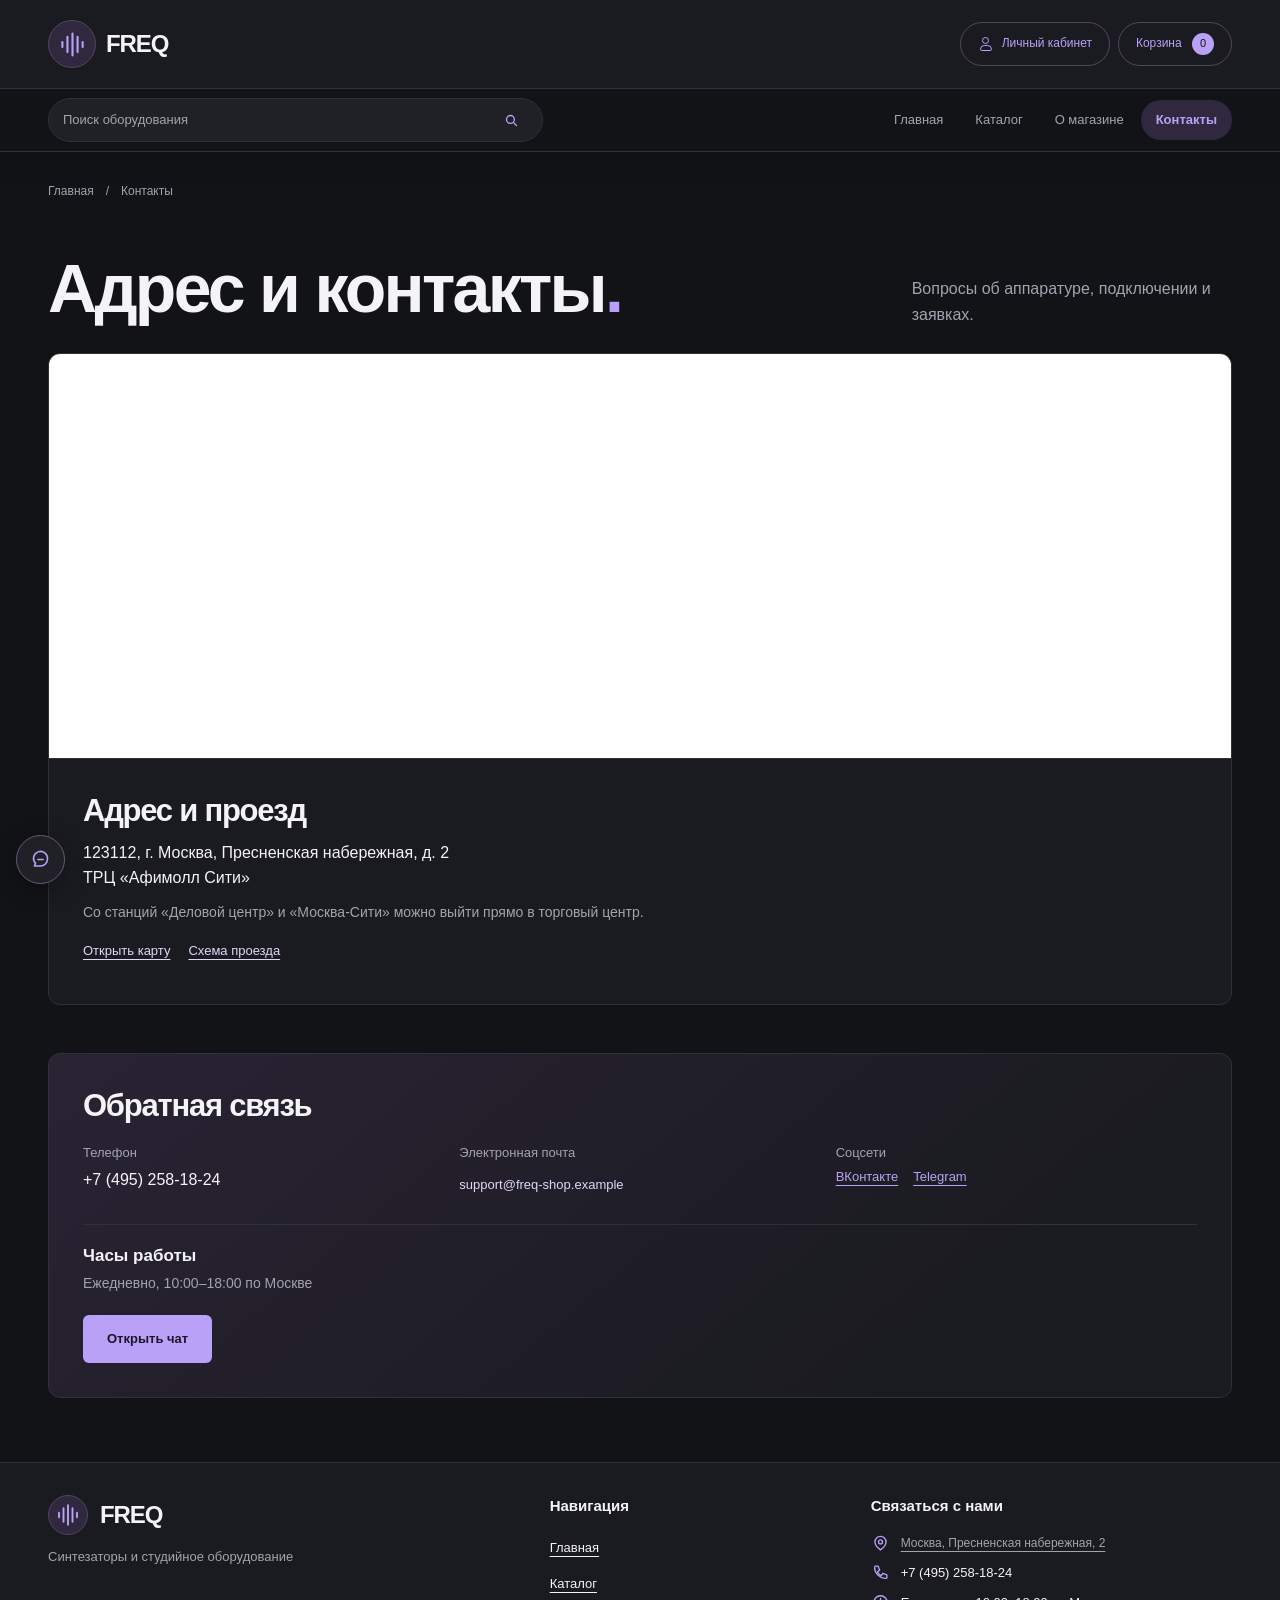
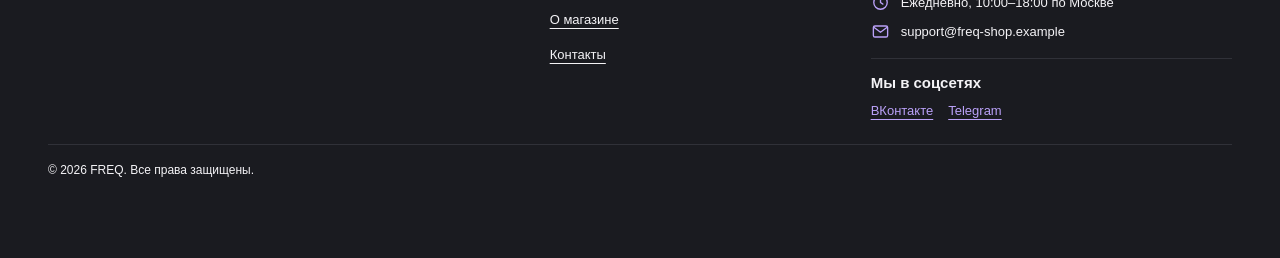
<file: contacts.html>
<!doctype html>
<html lang="ru">
  <head>
    <meta charset="utf-8" />
    <meta name="viewport" content="width=device-width, initial-scale=1.0" />
    <title>Контакты FREQ — адрес, телефон и часы работы</title>
    <meta
      name="description"
      content="Контакты магазина FREQ в Москве. Адрес и схема проезда к ТРЦ «Афимолл Сити», телефон, часы работы, электронная почта и социальные сети."
    />
    <meta name="robots" content="index, follow" />
    <link rel="canonical" href="https://shaaayyy.github.io/kr3-responsive-shop/contacts.html" />
    <meta property="og:type" content="website" />
    <meta property="og:locale" content="ru_RU" />
    <meta property="og:site_name" content="FREQ" />
    <meta property="og:title" content="Контакты FREQ — адрес, телефон и часы работы" />
    <meta
      property="og:description"
      content="Контакты магазина FREQ в Москве. Адрес и схема проезда к ТРЦ «Афимолл Сити», телефон, часы работы, электронная почта и социальные сети."
    />
    <meta
      property="og:url"
      content="https://shaaayyy.github.io/kr3-responsive-shop/contacts.html"
    />
    <meta
      property="og:image"
      content="https://shaaayyy.github.io/kr3-responsive-shop/images/korg-minilogue-xd.jpg"
    />
    <meta
      property="og:image:alt"
      content="Чёрный синтезатор Korg minilogue xd показан под углом: впереди белые и чёрные клавиши, на наклонной панели видны ряды регуляторов и переключателей."
    />
    <meta name="twitter:card" content="summary_large_image" />
    <link rel="icon" href="images/favicon.svg" type="image/svg+xml" />
    <link rel="stylesheet" href="css/style.css" />
    <link rel="stylesheet" href="css/responsive.css" />
    <script src="js/main.js?v=descriptive-alt" defer></script>
  </head>
  <body id="top">
    <a class="skip-link" href="#main">Перейти к основному содержимому</a>
    <header class="header">
      <div class="header__brandbar">
        <div class="container header__inner">
          <a class="header-brand" href="index.html" aria-label="FREQ — главная"
            ><span class="header-brand__icon"
              ><svg
                viewBox="0 0 32 32"
                width="27"
                height="27"
                fill="none"
                stroke="currentColor"
                stroke-width="2.5"
                stroke-linecap="round"
                aria-hidden="true"
              >
                <path d="M4 13v6m6-12v18m6-22v26m6-22v18m6-12v6" /></svg></span
            ><span class="brand-name">FREQ</span></a
          >
          <div class="header__actions">
            <button
              class="account-button"
              type="button"
              data-account
              aria-haspopup="dialog"
              aria-controls="account-dialog"
            >
              <span class="account-button__icon" aria-hidden="true"></span
              ><span class="account-button__label">Личный кабинет</span></button
            ><button
              class="cart-button"
              type="button"
              data-cart
              aria-haspopup="dialog"
              aria-controls="cart-dialog"
            >
              Корзина <span class="cart-count">0</span>
            </button>
          </div>
          <button
            class="menu-button"
            type="button"
            aria-expanded="false"
            aria-controls="navigation"
            aria-label="Открыть меню"
          >
            ☰
          </button>
        </div>
      </div>
      <div class="header__navrow">
        <div class="container header__navinner">
          <form class="header-search" action="catalog.html" method="get" role="search">
            <label class="sr-only" for="header-query">Поиск оборудования</label
            ><input
              id="header-query"
              name="q"
              type="search"
              placeholder="Поиск оборудования"
              maxlength="100"
            /><button type="submit" aria-label="Найти товар">
              <svg
                width="17"
                height="17"
                viewBox="0 0 24 24"
                fill="none"
                stroke="currentColor"
                stroke-width="1.9"
                stroke-linecap="round"
                aria-hidden="true"
              >
                <circle cx="10.5" cy="10.5" r="5.5" />
                <path d="m15 15 4 4" />
              </svg>
            </button>
          </form>
          <nav class="nav" id="navigation" aria-label="Основная навигация">
            <a class="nav__link" href="index.html">Главная</a
            ><a class="nav__link" href="catalog.html">Каталог</a
            ><a class="nav__link" href="about.html">О магазине</a
            ><a class="nav__link nav__link--active" href="contacts.html" aria-current="page"
              >Контакты</a
            >
          </nav>
        </div>
      </div>
    </header>
    <main tabindex="-1" id="main" class="page-main page-main--contacts">
      <nav class="breadcrumbs container" aria-label="Хлебные крошки">
        <a href="index.html">Главная</a><span>/</span><span aria-current="page">Контакты</span>
      </nav>
      <section
        class="section section--top container contact-overview contact-overview--stacked"
        id="contacts"
        aria-labelledby="contacts-title"
      >
        <div class="contact-overview__heading">
          <h1 class="page-title" id="contacts-title">
            Адрес и контакты<span class="accent">.</span>
          </h1>
          <p>Вопросы об аппаратуре, подключении и заявках.</p>
        </div>
        <div class="contact-overview__grid">
          <article class="contact-place" aria-labelledby="location-title">
            <iframe
              title="Карта: ТРЦ «Афимолл Сити», Москва"
              src="https://www.openstreetmap.org/export/embed.html?bbox=37.5314%2C55.7457%2C37.5481%2C55.7526&amp;layer=mapnik&amp;marker=55.749162%2C37.539742"
              loading="lazy"
            ></iframe>
            <div class="contact-place__body">
              <h2 id="location-title">Адрес и проезд</h2>
              <address>
                123112, г. Москва, Пресненская набережная, д. 2<br />ТРЦ «Афимолл Сити»
              </address>
              <p>Со станций «Деловой центр» и «Москва-Сити» можно выйти прямо в торговый центр.</p>
              <div class="contact-place__links">
                <a
                  class="text-link"
                  href="https://www.openstreetmap.org/?mlat=55.749162&amp;mlon=37.539742#map=16/55.749162/37.539742"
                  >Открыть карту</a
                >
                <a class="text-link" href="https://afimall.ru/how2get/">Схема проезда</a>
              </div>
            </div>
          </article>
          <section class="contact-feedback" aria-labelledby="feedback-title">
            <h2 id="feedback-title">Обратная связь</h2>
            <dl class="contact-feedback__channels">
              <div>
                <dt>Телефон</dt>
                <dd>+7 (495) 258-18-24</dd>
              </div>
              <div class="contact-feedback__hours">
                <dt>Часы работы</dt>
                <dd>Ежедневно, 10:00–18:00 по Москве</dd>
              </div>
              <div>
                <dt>Электронная почта</dt>
                <dd>
                  <a class="text-link" href="mailto:support@freq-shop.example"
                    >support@freq-shop.example</a
                  >
                </dd>
              </div>
              <div>
                <dt>Соцсети</dt>
                <dd>
                  <ul class="social-links">
                    <li>
                      <a href="https://vk.com/search?c%5Bq%5D=FREQ&amp;c%5Bsection%5D=communities"
                        >ВКонтакте</a
                      >
                    </li>
                    <li><a href="https://t.me/freq_plugins_club">Telegram</a></li>
                  </ul>
                </dd>
              </div>
            </dl>
            <button class="button" type="button" data-open-support>Открыть чат</button>
          </section>
        </div>
      </section>
    </main>
    <footer class="footer">
      <div class="container">
        <div class="footer__grid">
          <div class="footer__intro">
            <a class="footer-brand" href="index.html" aria-label="FREQ — главная"
              ><span class="header-brand__icon"
                ><svg
                  viewBox="0 0 32 32"
                  width="27"
                  height="27"
                  fill="none"
                  stroke="currentColor"
                  stroke-width="2.5"
                  stroke-linecap="round"
                  aria-hidden="true"
                >
                  <path d="M4 13v6m6-12v18m6-22v26m6-22v18m6-12v6" /></svg></span
              ><span class="brand-name">FREQ</span></a
            >
            <p class="footer__caption">Синтезаторы и студийное оборудование</p>
          </div>
          <nav class="footer__links" aria-label="Навигация в подвале">
            <h2>Навигация</h2>
            <ul class="footer__link-list">
              <li><a href="index.html">Главная</a></li>
              <li><a href="catalog.html">Каталог</a></li>
              <li><a href="about.html">О магазине</a></li>
              <li><a href="contacts.html">Контакты</a></li>
            </ul>
          </nav>
          <div class="footer__contacts">
            <h2>Связаться с нами</h2>
            <address class="footer__contact-list">
              <a class="footer__contact-row" href="contacts.html#location-title"
                ><svg
                  class="footer__contact-icon"
                  width="19"
                  height="19"
                  viewBox="0 0 24 24"
                  fill="none"
                  stroke="currentColor"
                  stroke-width="1.7"
                  stroke-linecap="round"
                  stroke-linejoin="round"
                  aria-hidden="true"
                >
                  <path d="M19 10c0 5-7 10-7 10s-7-5-7-10a7 7 0 1 1 14 0Z" />
                  <circle cx="12" cy="10" r="2.5" /></svg
                ><span>Москва, Пресненская набережная, 2</span></a
              >
              <div class="footer__contact-row">
                <svg
                  class="footer__contact-icon"
                  width="19"
                  height="19"
                  viewBox="0 0 24 24"
                  fill="none"
                  stroke="currentColor"
                  stroke-width="1.7"
                  stroke-linecap="round"
                  stroke-linejoin="round"
                  aria-hidden="true"
                >
                  <path d="M5 4h4l2 5-3 2a13 13 0 0 0 5 5l2-3 5 2v4c-8 2-17-7-15-15Z" /></svg
                ><span>+7 (495) 258-18-24</span>
              </div>
              <div class="footer__contact-row">
                <svg
                  class="footer__contact-icon"
                  width="19"
                  height="19"
                  viewBox="0 0 24 24"
                  fill="none"
                  stroke="currentColor"
                  stroke-width="1.7"
                  stroke-linecap="round"
                  stroke-linejoin="round"
                  aria-hidden="true"
                >
                  <circle cx="12" cy="12" r="8.5" />
                  <path d="M12 7v5l3 2" /></svg
                ><span>Ежедневно, 10:00–18:00 по Москве</span>
              </div>
              <div class="footer__contact-row">
                <svg
                  class="footer__contact-icon"
                  width="19"
                  height="19"
                  viewBox="0 0 24 24"
                  fill="none"
                  stroke="currentColor"
                  stroke-width="1.7"
                  stroke-linecap="round"
                  stroke-linejoin="round"
                  aria-hidden="true"
                >
                  <rect x="3" y="5" width="18" height="14" rx="2" />
                  <path d="m4 7 8 6 8-6" /></svg
                ><span>support@freq-shop.example</span>
              </div>
            </address>
            <section class="footer__socials" aria-labelledby="social-title">
              <h2 id="social-title">Мы в соцсетях</h2>
              <ul class="social-links">
                <li>
                  <a href="https://vk.com/search?c%5Bq%5D=FREQ&amp;c%5Bsection%5D=communities"
                    >ВКонтакте</a
                  >
                </li>
                <li><a href="https://t.me/freq_plugins_club">Telegram</a></li>
              </ul>
            </section>
          </div>
        </div>
        <div class="footer__bottom"><small>© 2026 FREQ. Все права защищены.</small></div>
      </div>
    </footer>
    <dialog
      class="modal account-dialog"
      id="account-dialog"
      aria-labelledby="account-title"
      aria-describedby="account-description"
    >
      <div class="modal__header">
        <h2 id="account-title">Личный кабинет</h2>
        <button
          class="icon-button"
          type="button"
          data-account-close
          aria-label="Закрыть личный кабинет"
          autofocus
        >
          ×
        </button>
      </div>
      <p id="account-description">Регистрация и вход доступны в этом браузере.</p>
      <form class="account-form" method="dialog">
        <label for="account-login">Логин</label>
        <input id="account-login" name="login" autocomplete="username" maxlength="60" required />
        <div class="account-form__field" data-registration-email>
          <label for="account-email">Электронная почта</label>
          <input
            id="account-email"
            name="email"
            type="email"
            autocomplete="email"
            maxlength="254"
            required
          />
        </div>
        <label for="account-password">Пароль</label>
        <input
          id="account-password"
          name="password"
          type="password"
          autocomplete="new-password"
          minlength="8"
          maxlength="128"
          required
        />
        <button class="button" type="submit">Зарегистрироваться</button>
        <p class="account-form__status" role="status"></p>
      </form>
      <section class="account-profile" hidden aria-labelledby="account-favorites-title">
        <div class="account-profile__header">
          <div>
            <strong data-profile-login></strong>
            <p data-profile-email></p>
          </div>
          <button class="button button--outline" type="button" data-account-logout>Выйти</button>
        </div>
        <h3 id="account-favorites-title">Избранное</h3>
        <p data-account-empty>В избранном пока нет товаров.</p>
        <ul class="account-favorites" data-account-favorites></ul>
      </section>
    </dialog>
    <dialog class="modal" id="cart-dialog" aria-labelledby="cart-title">
      <div class="modal__header">
        <h2 id="cart-title">Корзина</h2>
        <button class="icon-button" type="button" data-close aria-label="Закрыть корзину">×</button>
      </div>
      <div id="cart-items"></div>
      <div class="modal__total">Итого <strong id="cart-total">0 ₽</strong></div>
      <a class="button" href="order.html" id="checkout">Перейти к заявке</a>
      <p class="muted">Корзина сохраняется в этом браузере.</p>
    </dialog>
    <div class="toast" role="status" aria-live="polite"></div>
    <a class="back-to-top" href="#top" aria-label="Наверх страницы" title="Наверх страницы" hidden
      ><span class="back-to-top__progress" aria-hidden="true"></span>
      <svg
        class="back-to-top__icon"
        width="26"
        height="26"
        viewBox="0 0 26 26"
        fill="none"
        stroke="currentColor"
        stroke-width="1.9"
        stroke-linecap="round"
        stroke-linejoin="round"
        aria-hidden="true"
      >
        <path d="m6.5 10 6.5-6 6.5 6" />
        <path d="M8 17v4m5-9v9m5-6v6" />
      </svg>
    </a>
    <aside class="support-widget" aria-label="Поддержка FREQ">
      <button
        class="support-widget__toggle"
        type="button"
        aria-expanded="false"
        aria-controls="support-panel"
        aria-label="Чат с консультантом"
        title="Чат с консультантом"
      >
        <svg
          width="21"
          height="21"
          viewBox="0 0 24 24"
          fill="none"
          stroke="currentColor"
          stroke-width="1.8"
          stroke-linecap="round"
          stroke-linejoin="round"
          aria-hidden="true"
        >
          <path d="M20 11.5a8 8 0 0 1-8 8H5l1.3-3.1A8 8 0 1 1 20 11.5Z" />
          <path d="M9 12h6" />
        </svg>
        <span>Чат с консультантом</span>
      </button>
      <section
        class="support-widget__panel"
        id="support-panel"
        aria-labelledby="support-title"
        hidden
      >
        <div class="support-widget__header">
          <span class="support-widget__avatar" aria-hidden="true">F</span>
          <div class="support-widget__identity">
            <h2 id="support-title">Консультант FREQ</h2>
            <p>Автоматические ответы</p>
          </div>
          <button class="icon-button support-widget__close" type="button" aria-label="Закрыть чат">
            ×
          </button>
        </div>
        <div
          class="support-widget__messages"
          role="log"
          aria-live="polite"
          aria-label="Сообщения чата"
        >
          <p class="support-widget__message">Здравствуйте! Чем могу вам помочь?</p>
        </div>
        <form class="support-widget__form">
          <label class="sr-only" for="support-question">Ваш вопрос</label>
          <input
            id="support-question"
            name="question"
            placeholder="Задайте интересующий вас вопрос"
            required
            maxlength="200"
            autocomplete="off"
          />
          <button class="button" type="submit" aria-label="Отправить вопрос">
            <svg
              width="18"
              height="18"
              viewBox="0 0 24 24"
              fill="none"
              stroke="currentColor"
              stroke-width="1.8"
              stroke-linecap="round"
              stroke-linejoin="round"
              aria-hidden="true"
            >
              <path d="m3 10 18-7-4.5 18-5.8-6.3L3 10Z" />
              <path d="m10.7 14.7 4.8-4.8" />
            </svg>
          </button>
        </form>
      </section>
    </aside>
  </body>
</html>
</file>
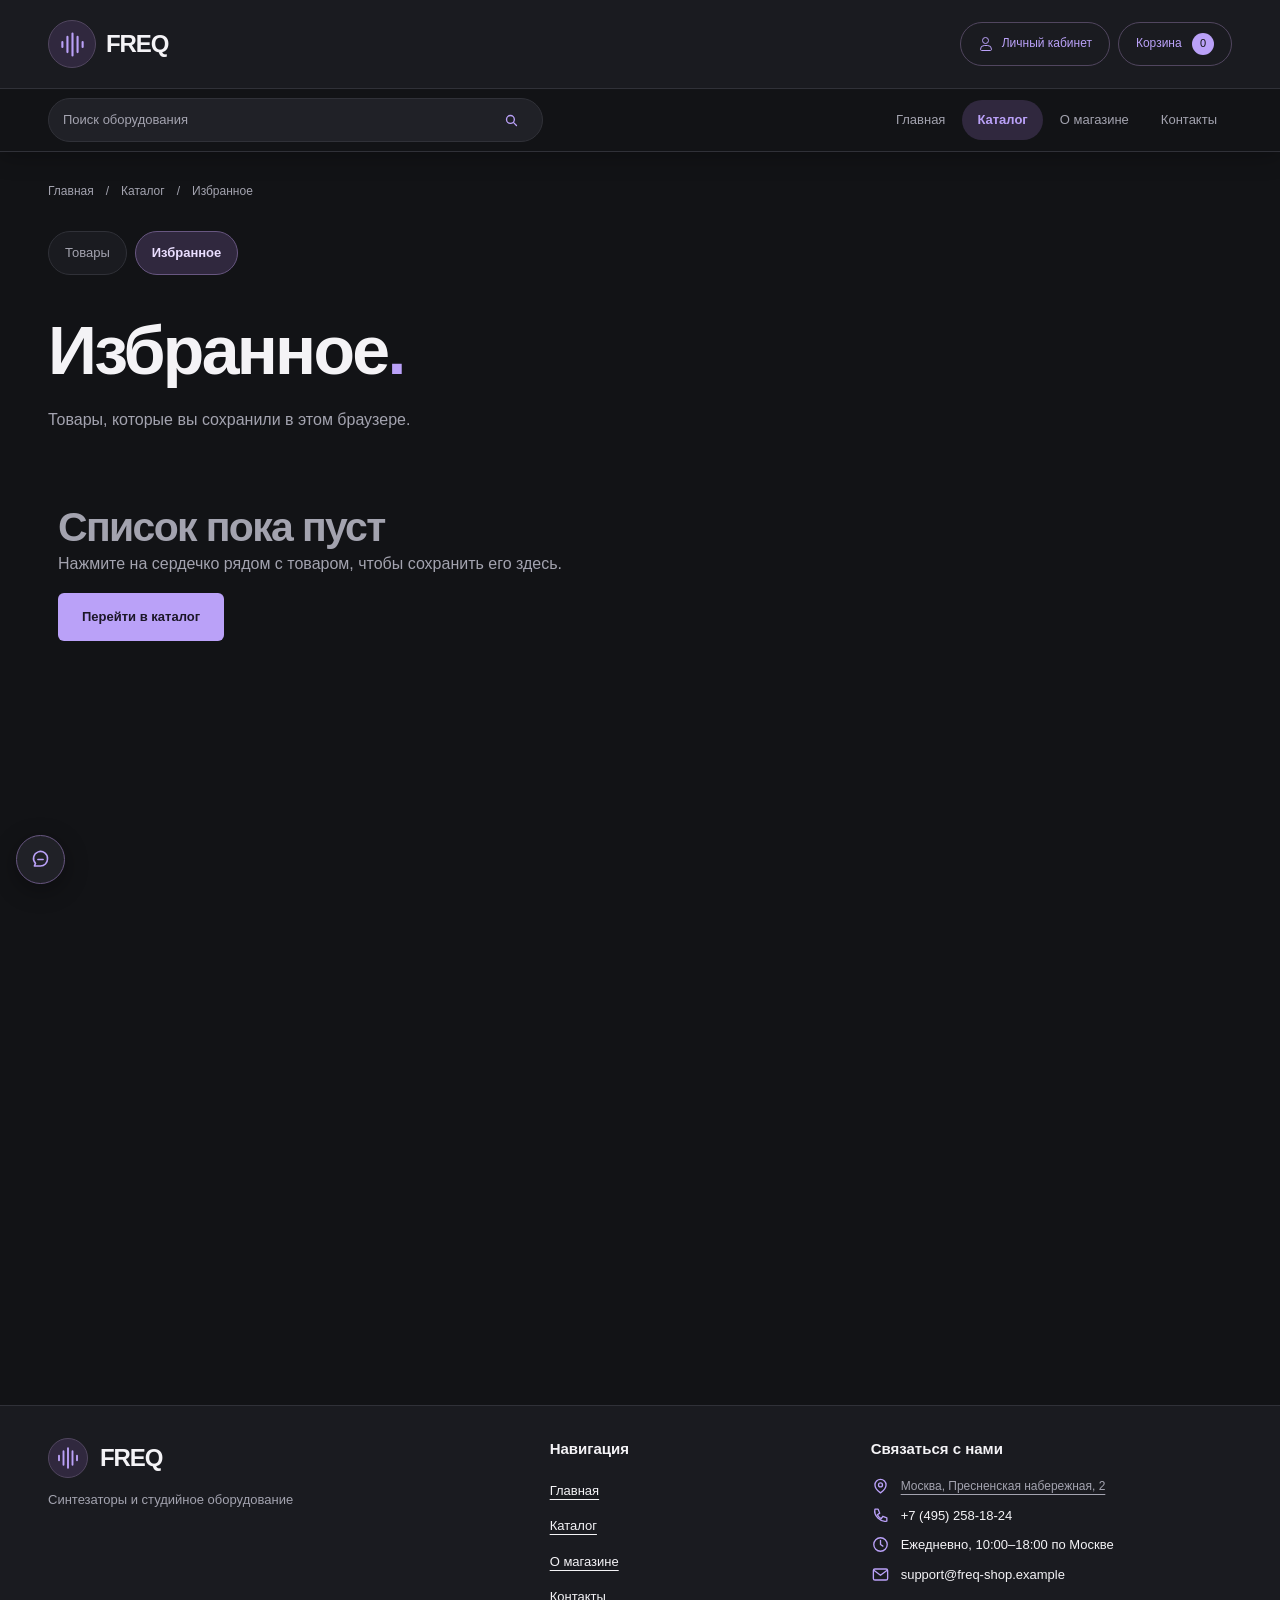
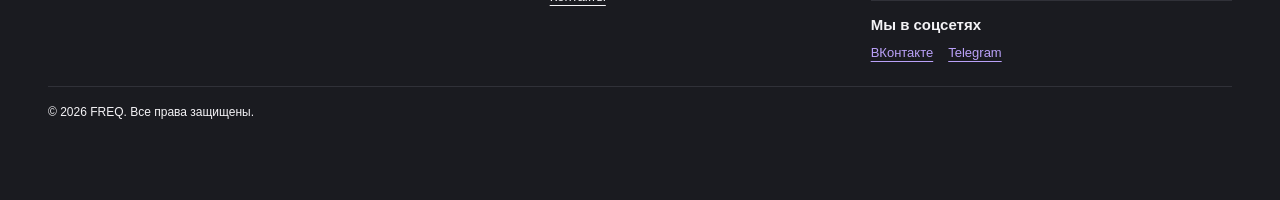
<file: favorites.html>
<!doctype html>
<html lang="ru">
  <head>
    <meta charset="utf-8" />
    <meta name="viewport" content="width=device-width, initial-scale=1.0" />
    <title>Избранное — FREQ</title>
    <meta
      name="description"
      content="Ваши сохранённые синтезаторы, студийные плагины и наборы FREQ."
    />
    <meta name="robots" content="noindex, follow" />
    <link rel="icon" href="images/favicon.svg" type="image/svg+xml" />
    <link rel="stylesheet" href="css/style.css" />
    <link rel="stylesheet" href="css/responsive.css" />
    <script src="js/main.js?v=descriptive-alt" defer></script>
  </head>
  <body id="top">
    <a class="skip-link" href="#main">Перейти к основному содержимому</a>
    <header class="header">
      <div class="header__brandbar">
        <div class="container header__inner">
          <a class="header-brand" href="index.html" aria-label="FREQ — главная"
            ><span class="header-brand__icon"
              ><svg
                viewBox="0 0 32 32"
                width="27"
                height="27"
                fill="none"
                stroke="currentColor"
                stroke-width="2.5"
                stroke-linecap="round"
                aria-hidden="true"
              >
                <path d="M4 13v6m6-12v18m6-22v26m6-22v18m6-12v6" /></svg></span
            ><span class="brand-name">FREQ</span></a
          >
          <div class="header__actions">
            <button
              class="account-button"
              type="button"
              data-account
              aria-haspopup="dialog"
              aria-controls="account-dialog"
            >
              <span class="account-button__icon" aria-hidden="true"></span
              ><span class="account-button__label">Личный кабинет</span></button
            ><button
              class="cart-button"
              type="button"
              data-cart
              aria-haspopup="dialog"
              aria-controls="cart-dialog"
            >
              Корзина <span class="cart-count">0</span>
            </button>
          </div>
          <button
            class="menu-button"
            type="button"
            aria-expanded="false"
            aria-controls="navigation"
            aria-label="Открыть меню"
          >
            ☰
          </button>
        </div>
      </div>
      <div class="header__navrow">
        <div class="container header__navinner">
          <form class="header-search" action="catalog.html" method="get" role="search">
            <label class="sr-only" for="header-query">Поиск оборудования</label
            ><input
              id="header-query"
              name="q"
              type="search"
              placeholder="Поиск оборудования"
              maxlength="100"
            /><button type="submit" aria-label="Найти товар">
              <svg
                width="17"
                height="17"
                viewBox="0 0 24 24"
                fill="none"
                stroke="currentColor"
                stroke-width="1.9"
                stroke-linecap="round"
                aria-hidden="true"
              >
                <circle cx="10.5" cy="10.5" r="5.5" />
                <path d="m15 15 4 4" />
              </svg>
            </button>
          </form>
          <nav class="nav" id="navigation" aria-label="Основная навигация">
            <a class="nav__link" href="index.html">Главная</a
            ><a class="nav__link nav__link--active" href="catalog.html" aria-current="location"
              >Каталог</a
            ><a class="nav__link" href="about.html">О магазине</a
            ><a class="nav__link" href="contacts.html">Контакты</a>
          </nav>
        </div>
      </div>
    </header>
    <main tabindex="-1" id="main" class="page-main page-main--favorites">
      <nav class="breadcrumbs container" aria-label="Хлебные крошки">
        <a href="index.html">Главная</a><span>/</span><a href="catalog.html">Каталог</a
        ><span>/</span><span aria-current="page">Избранное</span>
      </nav>
      <nav class="section-tabs container" aria-label="Навигация каталога">
        <a href="catalog.html">Товары</a><a href="favorites.html" aria-current="page">Избранное</a>
      </nav>
      <section class="section section--top container" aria-labelledby="favorites-title">
        <h1 class="page-title" id="favorites-title">Избранное<span class="accent">.</span></h1>
        <p class="lead">Товары, которые вы сохранили в этом браузере.</p>
        <div id="favorites-grid" class="products-grid">
          <article
            hidden
            class="product-card"
            data-category="hardware"
            data-price="86990"
            data-name="Korg minilogue xd"
            data-brand="Korg"
          >
            <a class="product-card__art" href="product.html?id=korg-minilogue-xd"
              ><div class="plugin-photo plugin-photo--hardware">
                <img
                  class=""
                  src="images/korg-minilogue-xd.jpg"
                  width="820"
                  height="403"
                  alt="Чёрный синтезатор Korg minilogue xd показан под углом: впереди белые и чёрные клавиши, на наклонной панели видны ряды регуляторов и переключателей."
                  loading="lazy"
                  decoding="async"
                />
              </div>
              <span class="badge">Аппаратура</span></a
            >
            <div class="product-card__body">
              <div class="eyebrow">СИНТЕЗАТОР<span>Korg</span></div>
              <div class="product-card__heading">
                <a class="product-card__title" href="product.html?id=korg-minilogue-xd"
                  >Korg minilogue xd</a
                ><button
                  class="favorite-button"
                  type="button"
                  data-favorite="korg-minilogue-xd"
                  aria-pressed="false"
                  aria-label="Избранное: Korg minilogue xd"
                >
                  <svg
                    viewBox="0 0 24 24"
                    width="18"
                    height="18"
                    fill="none"
                    stroke="currentColor"
                    stroke-width="1.7"
                    aria-hidden="true"
                  >
                    <path
                      d="M12 20 4.8 13a4.7 4.7 0 0 1 6.6-6.6l.6.6.6-.6a4.7 4.7 0 0 1 6.6 6.6Z"
                    />
                  </svg>
                </button>
              </div>
              <p>Гибридный синтезатор с аналоговым трактом и цифровым Multi Engine</p>
              <div class="product-card__bottom">
                <strong>86 990 ₽</strong
                ><button
                  class="button button--small button--outline"
                  data-add="korg-minilogue-xd"
                  aria-label="Добавить Korg minilogue xd в корзину"
                >
                  + В корзину
                </button>
              </div>
            </div>
          </article>
          <article
            hidden
            class="product-card"
            data-category="hardware"
            data-price="79990"
            data-name="Arturia MiniFreak"
            data-brand="Arturia"
          >
            <a class="product-card__art" href="product.html?id=arturia-minifreak"
              ><div class="plugin-photo plugin-photo--hardware">
                <img
                  class=""
                  src="images/arturia-minifreak.png"
                  width="598"
                  height="283"
                  alt="На передней панели Arturia MiniFreak над мини-клавиатурой расположены ползунки слева, оранжевые кнопки ближе к центру и ряды тёмных регуляторов справа."
                  loading="lazy"
                  decoding="async"
                />
              </div>
              <span class="badge">Аппаратура</span></a
            >
            <div class="product-card__body">
              <div class="eyebrow">СИНТЕЗАТОР<span>Arturia</span></div>
              <div class="product-card__heading">
                <a class="product-card__title" href="product.html?id=arturia-minifreak"
                  >Arturia MiniFreak</a
                ><button
                  class="favorite-button"
                  type="button"
                  data-favorite="arturia-minifreak"
                  aria-pressed="false"
                  aria-label="Избранное: Arturia MiniFreak"
                >
                  <svg
                    viewBox="0 0 24 24"
                    width="18"
                    height="18"
                    fill="none"
                    stroke="currentColor"
                    stroke-width="1.7"
                    aria-hidden="true"
                  >
                    <path
                      d="M12 20 4.8 13a4.7 4.7 0 0 1 6.6-6.6l.6.6.6-.6a4.7 4.7 0 0 1 6.6 6.6Z"
                    />
                  </svg>
                </button>
              </div>
              <p>Цифровые генераторы, аналоговые фильтры и секвенсор</p>
              <div class="product-card__bottom">
                <strong>79 990 ₽</strong
                ><button
                  class="button button--small button--outline"
                  data-add="arturia-minifreak"
                  aria-label="Добавить Arturia MiniFreak в корзину"
                >
                  + В корзину
                </button>
              </div>
            </div>
          </article>
          <article
            hidden
            class="product-card"
            data-category="hardware"
            data-price="56990"
            data-name="Yamaha reface CS"
            data-brand="Yamaha"
          >
            <a class="product-card__art" href="product.html?id=yamaha-reface-cs"
              ><div class="plugin-photo plugin-photo--hardware">
                <img
                  class=""
                  src="images/yamaha-reface-cs.webp"
                  width="1257"
                  height="966"
                  alt="Белый Yamaha reface CS показан сверху: над короткой клавиатурой проходит тёмная полоса с ползунками, по краям корпуса расположены решётки динамиков."
                  loading="lazy"
                  decoding="async"
                />
              </div>
              <span class="badge">Аппаратура</span></a
            >
            <div class="product-card__body">
              <div class="eyebrow">СИНТЕЗАТОР<span>Yamaha</span></div>
              <div class="product-card__heading">
                <a class="product-card__title" href="product.html?id=yamaha-reface-cs"
                  >Yamaha reface CS</a
                ><button
                  class="favorite-button"
                  type="button"
                  data-favorite="yamaha-reface-cs"
                  aria-pressed="false"
                  aria-label="Избранное: Yamaha reface CS"
                >
                  <svg
                    viewBox="0 0 24 24"
                    width="18"
                    height="18"
                    fill="none"
                    stroke="currentColor"
                    stroke-width="1.7"
                    aria-hidden="true"
                  >
                    <path
                      d="M12 20 4.8 13a4.7 4.7 0 0 1 6.6-6.6l.6.6.6-.6a4.7 4.7 0 0 1 6.6 6.6Z"
                    />
                  </svg>
                </button>
              </div>
              <p>Компактный синтезатор с аналоговым моделированием и встроенными динамиками</p>
              <div class="product-card__bottom">
                <strong>56 990 ₽</strong
                ><button
                  class="button button--small button--outline"
                  data-add="yamaha-reface-cs"
                  aria-label="Добавить Yamaha reface CS в корзину"
                >
                  + В корзину
                </button>
              </div>
            </div>
          </article>
          <article
            hidden
            class="product-card"
            data-category="hardware"
            data-price="62990"
            data-name="Novation Bass Station II"
            data-brand="Novation"
          >
            <a class="product-card__art" href="product.html?id=novation-bass-station-ii"
              ><div class="plugin-photo plugin-photo--hardware">
                <img
                  class=""
                  src="images/novation-bass-station-ii.webp"
                  width="1280"
                  height="1280"
                  alt="Чёрный Novation Bass Station II показан спереди. Над мини-клавиатурой видна тонкая синяя полоса, выше — круглые ручки и кнопки на наклонной панели."
                  loading="lazy"
                  decoding="async"
                />
              </div>
              <span class="badge">Аппаратура</span></a
            >
            <div class="product-card__body">
              <div class="eyebrow">СИНТЕЗАТОР<span>Novation</span></div>
              <div class="product-card__heading">
                <a class="product-card__title" href="product.html?id=novation-bass-station-ii"
                  >Novation Bass Station II</a
                ><button
                  class="favorite-button"
                  type="button"
                  data-favorite="novation-bass-station-ii"
                  aria-pressed="false"
                  aria-label="Избранное: Novation Bass Station II"
                >
                  <svg
                    viewBox="0 0 24 24"
                    width="18"
                    height="18"
                    fill="none"
                    stroke="currentColor"
                    stroke-width="1.7"
                    aria-hidden="true"
                  >
                    <path
                      d="M12 20 4.8 13a4.7 4.7 0 0 1 6.6-6.6l.6.6.6-.6a4.7 4.7 0 0 1 6.6 6.6Z"
                    />
                  </svg>
                </button>
              </div>
              <p>Аналоговый синтезатор для баса и лидов с арпеджиатором</p>
              <div class="product-card__bottom">
                <strong>62 990 ₽</strong
                ><button
                  class="button button--small button--outline"
                  data-add="novation-bass-station-ii"
                  aria-label="Добавить Novation Bass Station II в корзину"
                >
                  + В корзину
                </button>
              </div>
            </div>
          </article>
          <article
            hidden
            class="product-card"
            data-category="hardware"
            data-price="234990"
            data-name="Roland JUNO-X"
            data-brand="Roland"
          >
            <a class="product-card__art" href="product.html?id=roland-juno-x"
              ><div class="plugin-photo plugin-photo--hardware">
                <img
                  class=""
                  src="images/roland-juno-x.jpg"
                  width="600"
                  height="184"
                  alt="На Roland JUNO-X ряды ползунков разделены красной и синей разметкой. Под ними тянется клавиатура, а левее клавиш расположены органы управления."
                  loading="lazy"
                  decoding="async"
                />
              </div>
              <span class="badge">Аппаратура</span></a
            >
            <div class="product-card__body">
              <div class="eyebrow">СИНТЕЗАТОР<span>Roland</span></div>
              <div class="product-card__heading">
                <a class="product-card__title" href="product.html?id=roland-juno-x">Roland JUNO-X</a
                ><button
                  class="favorite-button"
                  type="button"
                  data-favorite="roland-juno-x"
                  aria-pressed="false"
                  aria-label="Избранное: Roland JUNO-X"
                >
                  <svg
                    viewBox="0 0 24 24"
                    width="18"
                    height="18"
                    fill="none"
                    stroke="currentColor"
                    stroke-width="1.7"
                    aria-hidden="true"
                  >
                    <path
                      d="M12 20 4.8 13a4.7 4.7 0 0 1 6.6-6.6l.6.6.6-.6a4.7 4.7 0 0 1 6.6 6.6Z"
                    />
                  </svg>
                </button>
              </div>
              <p>Полифонический синтезатор ZEN-Core с моделями JUNO-60 и JUNO-106</p>
              <div class="product-card__bottom">
                <strong>234 990 ₽</strong
                ><button
                  class="button button--small button--outline"
                  data-add="roland-juno-x"
                  aria-label="Добавить Roland JUNO-X в корзину"
                >
                  + В корзину
                </button>
              </div>
            </div>
          </article>
          <article
            hidden
            class="product-card"
            data-category="hardware"
            data-price="174990"
            data-name="Sequential Take 5"
            data-brand="Sequential"
          >
            <a class="product-card__art" href="product.html?id=sequential-take-5"
              ><div class="plugin-photo plugin-photo--hardware">
                <img
                  class=""
                  src="images/sequential-take-5.png"
                  width="1024"
                  height="580"
                  alt="Серый Sequential Take 5 показан спереди. Верхнюю панель занимают ряды круглых ручек, а слева над клавишами видна пара колёс управления."
                  loading="lazy"
                  decoding="async"
                />
              </div>
              <span class="badge">Аппаратура</span></a
            >
            <div class="product-card__body">
              <div class="eyebrow">СИНТЕЗАТОР<span>Sequential</span></div>
              <div class="product-card__heading">
                <a class="product-card__title" href="product.html?id=sequential-take-5"
                  >Sequential Take 5</a
                ><button
                  class="favorite-button"
                  type="button"
                  data-favorite="sequential-take-5"
                  aria-pressed="false"
                  aria-label="Избранное: Sequential Take 5"
                >
                  <svg
                    viewBox="0 0 24 24"
                    width="18"
                    height="18"
                    fill="none"
                    stroke="currentColor"
                    stroke-width="1.7"
                    aria-hidden="true"
                  >
                    <path
                      d="M12 20 4.8 13a4.7 4.7 0 0 1 6.6-6.6l.6.6.6-.6a4.7 4.7 0 0 1 6.6 6.6Z"
                    />
                  </svg>
                </button>
              </div>
              <p>Пятиголосный синтезатор с аналоговыми генераторами и фильтром</p>
              <div class="product-card__bottom">
                <strong>174 990 ₽</strong
                ><button
                  class="button button--small button--outline"
                  data-add="sequential-take-5"
                  aria-label="Добавить Sequential Take 5 в корзину"
                >
                  + В корзину
                </button>
              </div>
            </div>
          </article>
          <article
            hidden
            class="product-card"
            data-category="effect"
            data-price="4490"
            data-name="CLA-2A"
            data-brand="Waves"
          >
            <a class="product-card__art" href="product.html?id=cla-2a"
              ><div class="plugin-photo">
                <img
                  class=""
                  src="images/cla-2a.png"
                  width="600"
                  height="600"
                  alt="Светлая панель компрессора Waves CLA-2A стилизована под рэковый прибор: по центру жёлтый стрелочный индикатор, по сторонам две крупные ручки."
                  loading="lazy"
                  decoding="async"
                />
              </div>
              <span class="badge">Waves</span></a
            >
            <div class="product-card__body">
              <div class="eyebrow">КОМПРЕССОР<span>Waves</span></div>
              <div class="product-card__heading">
                <a class="product-card__title" href="product.html?id=cla-2a">CLA-2A</a
                ><button
                  class="favorite-button"
                  type="button"
                  data-favorite="cla-2a"
                  aria-pressed="false"
                  aria-label="Избранное: CLA-2A"
                >
                  <svg
                    viewBox="0 0 24 24"
                    width="18"
                    height="18"
                    fill="none"
                    stroke="currentColor"
                    stroke-width="1.7"
                    aria-hidden="true"
                  >
                    <path
                      d="M12 20 4.8 13a4.7 4.7 0 0 1 6.6-6.6l.6.6.6-.6a4.7 4.7 0 0 1 6.6 6.6Z"
                    />
                  </svg>
                </button>
              </div>
              <p>Teletronix LA-2A</p>
              <div class="product-card__bottom">
                <strong>4 490 ₽</strong
                ><button
                  class="button button--small button--outline"
                  data-add="cla-2a"
                  aria-label="Добавить CLA-2A в корзину"
                >
                  + В корзину
                </button>
              </div>
            </div>
          </article>
          <article
            hidden
            class="product-card"
            data-category="effect"
            data-price="0"
            data-name="Virtual Buss Compressors"
            data-brand="Slate Digital"
          >
            <a class="product-card__art" href="product.html?id=virtual-buss-compressors"
              ><div class="plugin-photo">
                <img
                  class=""
                  src="images/virtual-buss-compressors.jpg"
                  width="700"
                  height="577"
                  alt="Три тёмных компрессора Slate Digital Virtual Buss Compressors расположены один над другим. У каждого свой ряд ручек и подсвеченные стрелочные индикаторы."
                  loading="lazy"
                  decoding="async"
                />
              </div>
              <span class="badge">Slate Digital</span></a
            >
            <div class="product-card__body">
              <div class="eyebrow">КОМПРЕССИЯ<span>Slate Digital</span></div>
              <div class="product-card__heading">
                <a class="product-card__title" href="product.html?id=virtual-buss-compressors"
                  >Virtual Buss Compressors</a
                ><button
                  class="favorite-button"
                  type="button"
                  data-favorite="virtual-buss-compressors"
                  aria-pressed="false"
                  aria-label="Избранное: Virtual Buss Compressors"
                >
                  <svg
                    viewBox="0 0 24 24"
                    width="18"
                    height="18"
                    fill="none"
                    stroke="currentColor"
                    stroke-width="1.7"
                    aria-hidden="true"
                  >
                    <path
                      d="M12 20 4.8 13a4.7 4.7 0 0 1 6.6-6.6l.6.6.6-.6a4.7 4.7 0 0 1 6.6 6.6Z"
                    />
                  </svg>
                </button>
              </div>
              <p>Шинный компрессор SSL 4000 в модели FG-Grey</p>
              <div class="product-card__bottom">
                <strong>Бесплатно</strong
                ><button
                  class="button button--small button--outline"
                  data-add="virtual-buss-compressors"
                  aria-label="Добавить Virtual Buss Compressors в корзину"
                >
                  + В корзину
                </button>
              </div>
            </div>
          </article>
          <article
            hidden
            class="product-card"
            data-category="effect"
            data-price="6990"
            data-name="Decapitator"
            data-brand="Soundtoys"
          >
            <a class="product-card__art" href="product.html?id=decapitator"
              ><div class="plugin-photo">
                <img
                  class=""
                  src="images/decapitator.png"
                  width="1200"
                  height="583"
                  alt="Тёмная панель Soundtoys Decapitator в деревянной рамке: сверху крупный светлый стрелочный индикатор, слева ручка Drive, внизу ряд кнопок выбора стиля."
                  loading="lazy"
                  decoding="async"
                />
              </div>
              <span class="badge">Soundtoys</span></a
            >
            <div class="product-card__body">
              <div class="eyebrow">САТУРАЦИЯ<span>Soundtoys</span></div>
              <div class="product-card__heading">
                <a class="product-card__title" href="product.html?id=decapitator">Decapitator</a
                ><button
                  class="favorite-button"
                  type="button"
                  data-favorite="decapitator"
                  aria-pressed="false"
                  aria-label="Избранное: Decapitator"
                >
                  <svg
                    viewBox="0 0 24 24"
                    width="18"
                    height="18"
                    fill="none"
                    stroke="currentColor"
                    stroke-width="1.7"
                    aria-hidden="true"
                  >
                    <path
                      d="M12 20 4.8 13a4.7 4.7 0 0 1 6.6-6.6l.6.6.6-.6a4.7 4.7 0 0 1 6.6 6.6Z"
                    />
                  </svg>
                </button>
              </div>
              <p>Ampex 350, Neve 1057 и Thermionic Culture Vulture</p>
              <div class="product-card__bottom">
                <strong>6 990 ₽</strong
                ><button
                  class="button button--small button--outline"
                  data-add="decapitator"
                  aria-label="Добавить Decapitator в корзину"
                >
                  + В корзину
                </button>
              </div>
            </div>
          </article>
          <article
            hidden
            class="product-card"
            data-category="effect"
            data-price="6990"
            data-name="EchoBoy"
            data-brand="Soundtoys"
          >
            <a class="product-card__art" href="product.html?id=echoboy"
              ><div class="plugin-photo">
                <img
                  class=""
                  src="images/echoboy.png"
                  width="1200"
                  height="535"
                  alt="На панели Soundtoys EchoBoy зелёная графическая шкала слева, секции с круглыми регуляторами и переключателями в центре и справа, по краям деревянная рамка."
                  loading="lazy"
                  decoding="async"
                />
              </div>
              <span class="badge">Soundtoys</span></a
            >
            <div class="product-card__body">
              <div class="eyebrow">ДИЛЕЙ<span>Soundtoys</span></div>
              <div class="product-card__heading">
                <a class="product-card__title" href="product.html?id=echoboy">EchoBoy</a
                ><button
                  class="favorite-button"
                  type="button"
                  data-favorite="echoboy"
                  aria-pressed="false"
                  aria-label="Избранное: EchoBoy"
                >
                  <svg
                    viewBox="0 0 24 24"
                    width="18"
                    height="18"
                    fill="none"
                    stroke="currentColor"
                    stroke-width="1.7"
                    aria-hidden="true"
                  >
                    <path
                      d="M12 20 4.8 13a4.7 4.7 0 0 1 6.6-6.6l.6.6.6-.6a4.7 4.7 0 0 1 6.6 6.6Z"
                    />
                  </svg>
                </button>
              </div>
              <p>Roland RE-201 Space Echo, Echoplex EP-3 и Ampex ATR-102</p>
              <div class="product-card__bottom">
                <strong>6 990 ₽</strong
                ><button
                  class="button button--small button--outline"
                  data-add="echoboy"
                  aria-label="Добавить EchoBoy в корзину"
                >
                  + В корзину
                </button>
              </div>
            </div>
          </article>
          <article
            hidden
            class="product-card"
            data-category="effect"
            data-price="4990"
            data-name="Valhalla Delay"
            data-brand="Valhalla DSP"
          >
            <a class="product-card__art" href="product.html?id=valhalla-delay"
              ><div class="plugin-photo">
                <img
                  class=""
                  src="images/valhalla-delay.jpg"
                  width="1024"
                  height="615"
                  alt="На чёрной панели Valhalla Delay параметры разбиты на ярко-синие блоки с круглыми ручками. Название плагина и его настройки видны над и под блоками."
                  loading="lazy"
                  decoding="async"
                />
              </div>
              <span class="badge">Valhalla DSP</span></a
            >
            <div class="product-card__body">
              <div class="eyebrow">ДИЛЕЙ<span>Valhalla DSP</span></div>
              <div class="product-card__heading">
                <a class="product-card__title" href="product.html?id=valhalla-delay"
                  >Valhalla Delay</a
                ><button
                  class="favorite-button"
                  type="button"
                  data-favorite="valhalla-delay"
                  aria-pressed="false"
                  aria-label="Избранное: Valhalla Delay"
                >
                  <svg
                    viewBox="0 0 24 24"
                    width="18"
                    height="18"
                    fill="none"
                    stroke="currentColor"
                    stroke-width="1.7"
                    aria-hidden="true"
                  >
                    <path
                      d="M12 20 4.8 13a4.7 4.7 0 0 1 6.6-6.6l.6.6.6-.6a4.7 4.7 0 0 1 6.6 6.6Z"
                    />
                  </svg>
                </button>
              </div>
              <p>Режим Space моделирует Roland RE-201 и RE-301</p>
              <div class="product-card__bottom">
                <strong>4 990 ₽</strong
                ><button
                  class="button button--small button--outline"
                  data-add="valhalla-delay"
                  aria-label="Добавить Valhalla Delay в корзину"
                >
                  + В корзину
                </button>
              </div>
            </div>
          </article>
          <article
            hidden
            class="product-card"
            data-category="effect"
            data-price="4490"
            data-name="CLA-76"
            data-brand="Waves"
          >
            <a class="product-card__art" href="product.html?id=cla-76"
              ><div class="plugin-photo">
                <img
                  class=""
                  src="images/cla-76.png"
                  width="600"
                  height="600"
                  alt="Два интерфейса Waves CLA-76 расположены друг над другом. Верхний светлый с синей полосой у стрелочного индикатора, нижний чёрный с таким же жёлтым индикатором."
                  loading="lazy"
                  decoding="async"
                />
              </div>
              <span class="badge">Waves</span></a
            >
            <div class="product-card__body">
              <div class="eyebrow">КОМПРЕССОР<span>Waves</span></div>
              <div class="product-card__heading">
                <a class="product-card__title" href="product.html?id=cla-76">CLA-76</a
                ><button
                  class="favorite-button"
                  type="button"
                  data-favorite="cla-76"
                  aria-pressed="false"
                  aria-label="Избранное: CLA-76"
                >
                  <svg
                    viewBox="0 0 24 24"
                    width="18"
                    height="18"
                    fill="none"
                    stroke="currentColor"
                    stroke-width="1.7"
                    aria-hidden="true"
                  >
                    <path
                      d="M12 20 4.8 13a4.7 4.7 0 0 1 6.6-6.6l.6.6.6-.6a4.7 4.7 0 0 1 6.6 6.6Z"
                    />
                  </svg>
                </button>
              </div>
              <p>1176 в вариантах Blue Stripe и Blackface</p>
              <div class="product-card__bottom">
                <strong>4 490 ₽</strong
                ><button
                  class="button button--small button--outline"
                  data-add="cla-76"
                  aria-label="Добавить CLA-76 в корзину"
                >
                  + В корзину
                </button>
              </div>
            </div>
          </article>
          <article
            hidden
            class="product-card"
            data-category="effect"
            data-price="7490"
            data-name="VerbSuite Classics"
            data-brand="Slate Digital"
          >
            <a class="product-card__art" href="product.html?id=verbsuite-classics"
              ><div class="plugin-photo">
                <img
                  class=""
                  src="images/verbsuite-classics.png"
                  width="1120"
                  height="630"
                  alt="Тёмная панель Slate Digital VerbSuite Classics расположена на синем фоне. В центре крупная серебристая ручка, вокруг — небольшие регуляторы и кнопки."
                  loading="lazy"
                  decoding="async"
                />
              </div>
              <span class="badge">Slate Digital</span></a
            >
            <div class="product-card__body">
              <div class="eyebrow">РЕВЕРБЕРАЦИЯ<span>Slate Digital</span></div>
              <div class="product-card__heading">
                <a class="product-card__title" href="product.html?id=verbsuite-classics"
                  >VerbSuite Classics</a
                ><button
                  class="favorite-button"
                  type="button"
                  data-favorite="verbsuite-classics"
                  aria-pressed="false"
                  aria-label="Избранное: VerbSuite Classics"
                >
                  <svg
                    viewBox="0 0 24 24"
                    width="18"
                    height="18"
                    fill="none"
                    stroke="currentColor"
                    stroke-width="1.7"
                    aria-hidden="true"
                  >
                    <path
                      d="M12 20 4.8 13a4.7 4.7 0 0 1 6.6-6.6l.6.6.6-.6a4.7 4.7 0 0 1 6.6 6.6Z"
                    />
                  </svg>
                </button>
              </div>
              <p>Студийные ревербераторы, в том числе Bricasti M7</p>
              <div class="product-card__bottom">
                <strong>7 490 ₽</strong
                ><button
                  class="button button--small button--outline"
                  data-add="verbsuite-classics"
                  aria-label="Добавить VerbSuite Classics в корзину"
                >
                  + В корзину
                </button>
              </div>
            </div>
          </article>
          <article
            hidden
            class="product-card"
            data-category="effect"
            data-price="6990"
            data-name="Virtual Tape Machines"
            data-brand="Slate Digital"
          >
            <a class="product-card__art" href="product.html?id=virtual-tape-machines"
              ><div class="plugin-photo">
                <img
                  class=""
                  src="images/virtual-tape-machines.png"
                  width="550"
                  height="287"
                  alt="На крупном плане Slate Digital Virtual Tape Machines справа выделен фиолетовым кругом переключатель типа магнитофона, слева виден переключатель Bias."
                  loading="lazy"
                  decoding="async"
                />
              </div>
              <span class="badge">Slate Digital</span></a
            >
            <div class="product-card__body">
              <div class="eyebrow">ЛЕНТОЧНАЯ ЭМУЛЯЦИЯ<span>Slate Digital</span></div>
              <div class="product-card__heading">
                <a class="product-card__title" href="product.html?id=virtual-tape-machines"
                  >Virtual Tape Machines</a
                ><button
                  class="favorite-button"
                  type="button"
                  data-favorite="virtual-tape-machines"
                  aria-pressed="false"
                  aria-label="Избранное: Virtual Tape Machines"
                >
                  <svg
                    viewBox="0 0 24 24"
                    width="18"
                    height="18"
                    fill="none"
                    stroke="currentColor"
                    stroke-width="1.7"
                    aria-hidden="true"
                  >
                    <path
                      d="M12 20 4.8 13a4.7 4.7 0 0 1 6.6-6.6l.6.6.6-.6a4.7 4.7 0 0 1 6.6 6.6Z"
                    />
                  </svg>
                </button>
              </div>
              <p>Studer A827 и A80 RC</p>
              <div class="product-card__bottom">
                <strong>6 990 ₽</strong
                ><button
                  class="button button--small button--outline"
                  data-add="virtual-tape-machines"
                  aria-label="Добавить Virtual Tape Machines в корзину"
                >
                  + В корзину
                </button>
              </div>
            </div>
          </article>
          <article
            hidden
            class="product-card"
            data-category="effect"
            data-price="5990"
            data-name="MicroShift"
            data-brand="Soundtoys"
          >
            <a class="product-card__art" href="product.html?id=microshift"
              ><div class="plugin-photo">
                <img
                  class=""
                  src="images/microshift.png"
                  width="1120"
                  height="363"
                  alt="На тёмной панели Soundtoys MicroShift три светлые кнопки выбора режима стоят в центре, а ручки настройки расположены по обе стороны."
                  loading="lazy"
                  decoding="async"
                />
              </div>
              <span class="badge">Soundtoys</span></a
            >
            <div class="product-card__body">
              <div class="eyebrow">СТЕРЕО<span>Soundtoys</span></div>
              <div class="product-card__heading">
                <a class="product-card__title" href="product.html?id=microshift">MicroShift</a
                ><button
                  class="favorite-button"
                  type="button"
                  data-favorite="microshift"
                  aria-pressed="false"
                  aria-label="Избранное: MicroShift"
                >
                  <svg
                    viewBox="0 0 24 24"
                    width="18"
                    height="18"
                    fill="none"
                    stroke="currentColor"
                    stroke-width="1.7"
                    aria-hidden="true"
                  >
                    <path
                      d="M12 20 4.8 13a4.7 4.7 0 0 1 6.6-6.6l.6.6.6-.6a4.7 4.7 0 0 1 6.6 6.6Z"
                    />
                  </svg>
                </button>
              </div>
              <p>Eventide H3000 и AMS DMX 15-80s</p>
              <div class="product-card__bottom">
                <strong>5 990 ₽</strong
                ><button
                  class="button button--small button--outline"
                  data-add="microshift"
                  aria-label="Добавить MicroShift в корзину"
                >
                  + В корзину
                </button>
              </div>
            </div>
          </article>
          <article
            hidden
            class="product-card"
            data-category="effect"
            data-price="6990"
            data-name="Crystallizer"
            data-brand="Soundtoys"
          >
            <a class="product-card__art" href="product.html?id=crystallizer"
              ><div class="plugin-photo">
                <img
                  class=""
                  src="images/crystallizer.png"
                  width="1120"
                  height="363"
                  alt="На тёмной панели Soundtoys Crystallizer в деревянной рамке основной ряд круглых ручек расположен в центре, зелёные индикаторы уровней — справа."
                  loading="lazy"
                  decoding="async"
                />
              </div>
              <span class="badge">Soundtoys</span></a
            >
            <div class="product-card__body">
              <div class="eyebrow">ДИЛЕЙ<span>Soundtoys</span></div>
              <div class="product-card__heading">
                <a class="product-card__title" href="product.html?id=crystallizer">Crystallizer</a
                ><button
                  class="favorite-button"
                  type="button"
                  data-favorite="crystallizer"
                  aria-pressed="false"
                  aria-label="Избранное: Crystallizer"
                >
                  <svg
                    viewBox="0 0 24 24"
                    width="18"
                    height="18"
                    fill="none"
                    stroke="currentColor"
                    stroke-width="1.7"
                    aria-hidden="true"
                  >
                    <path
                      d="M12 20 4.8 13a4.7 4.7 0 0 1 6.6-6.6l.6.6.6-.6a4.7 4.7 0 0 1 6.6 6.6Z"
                    />
                  </svg>
                </button>
              </div>
              <p>Алгоритм Reverse Shift процессора Eventide H3000</p>
              <div class="product-card__bottom">
                <strong>6 990 ₽</strong
                ><button
                  class="button button--small button--outline"
                  data-add="crystallizer"
                  aria-label="Добавить Crystallizer в корзину"
                >
                  + В корзину
                </button>
              </div>
            </div>
          </article>
          <article
            hidden
            class="product-card"
            data-category="effect"
            data-price="7490"
            data-name="SuperPlate"
            data-brand="Soundtoys"
          >
            <a class="product-card__art" href="product.html?id=superplate"
              ><div class="plugin-photo">
                <img
                  class=""
                  src="images/superplate.png"
                  width="1120"
                  height="363"
                  alt="На тёмной панели Soundtoys SuperPlate в деревянной рамке выделена большая круглая шкала с красной разметкой. Справа от неё видны ручки и зелёные индикаторы."
                  loading="lazy"
                  decoding="async"
                />
              </div>
              <span class="badge">Soundtoys</span></a
            >
            <div class="product-card__body">
              <div class="eyebrow">РЕВЕРБЕРАЦИЯ<span>Soundtoys</span></div>
              <div class="product-card__heading">
                <a class="product-card__title" href="product.html?id=superplate">SuperPlate</a
                ><button
                  class="favorite-button"
                  type="button"
                  data-favorite="superplate"
                  aria-pressed="false"
                  aria-label="Избранное: SuperPlate"
                >
                  <svg
                    viewBox="0 0 24 24"
                    width="18"
                    height="18"
                    fill="none"
                    stroke="currentColor"
                    stroke-width="1.7"
                    aria-hidden="true"
                  >
                    <path
                      d="M12 20 4.8 13a4.7 4.7 0 0 1 6.6-6.6l.6.6.6-.6a4.7 4.7 0 0 1 6.6 6.6Z"
                    />
                  </svg>
                </button>
              </div>
              <p>EMT 140, EMT 240, Audicon, Stocktronics RX4000 и EcoPlate III</p>
              <div class="product-card__bottom">
                <strong>7 490 ₽</strong
                ><button
                  class="button button--small button--outline"
                  data-add="superplate"
                  aria-label="Добавить SuperPlate в корзину"
                >
                  + В корзину
                </button>
              </div>
            </div>
          </article>
          <article
            hidden
            class="product-card"
            data-category="bundle"
            data-price="11990"
            data-name="Soundtoys Color &amp; Echo"
            data-brand="Soundtoys"
          >
            <a class="product-card__art" href="product.html?id=soundtoys-color-and-echo"
              ><span class="sr-only"
                >Коллаж Soundtoys Color &amp; Echo показывает две тёмные панели в деревянных рамках:
                Decapitator со светлым стрелочным индикатором и EchoBoy с зелёной шкалой.
              </span>
              <div class="bundle-art bundle-art--2" aria-hidden="true">
                <img
                  class=""
                  src="images/decapitator.png"
                  width="1200"
                  height="583"
                  alt=""
                  loading="lazy"
                  decoding="async"
                /><img
                  class=""
                  src="images/echoboy.png"
                  width="1200"
                  height="535"
                  alt=""
                  loading="lazy"
                  decoding="async"
                />
              </div>
              <span class="badge">2 плагина</span></a
            >
            <div class="product-card__body">
              <div class="eyebrow">НАБОР<span>КОМПЛЕКТ</span></div>
              <div class="product-card__heading">
                <a class="product-card__title" href="product.html?id=soundtoys-color-and-echo"
                  >Soundtoys Color &amp; Echo</a
                ><button
                  class="favorite-button"
                  type="button"
                  data-favorite="soundtoys-color-and-echo"
                  aria-pressed="false"
                  aria-label="Избранное: Soundtoys Color &amp; Echo"
                >
                  <svg
                    viewBox="0 0 24 24"
                    width="18"
                    height="18"
                    fill="none"
                    stroke="currentColor"
                    stroke-width="1.7"
                    aria-hidden="true"
                  >
                    <path
                      d="M12 20 4.8 13a4.7 4.7 0 0 1 6.6-6.6l.6.6.6-.6a4.7 4.7 0 0 1 6.6 6.6Z"
                    />
                  </svg>
                </button>
              </div>
              <p>Аналоговая сатурация и эхо</p>
              <div class="product-card__bottom">
                <strong>11 990 ₽</strong
                ><button
                  class="button button--small button--outline"
                  data-add="soundtoys-color-and-echo"
                  aria-label="Добавить Soundtoys Color &amp; Echo в корзину"
                >
                  + В корзину
                </button>
              </div>
            </div>
          </article>
          <article
            hidden
            class="product-card"
            data-category="bundle"
            data-price="7490"
            data-name="Waves Classic Dynamics"
            data-brand="Waves"
          >
            <a class="product-card__art" href="product.html?id=waves-classic-dynamics"
              ><span class="sr-only"
                >Коллаж Waves Classic Dynamics объединяет светлый CLA-2A с центральным стрелочным
                индикатором и две версии CLA-76: светлую с синей полосой и чёрную.
              </span>
              <div class="bundle-art bundle-art--2" aria-hidden="true">
                <img
                  class=""
                  src="images/cla-2a.png"
                  width="600"
                  height="600"
                  alt=""
                  loading="lazy"
                  decoding="async"
                /><img
                  class=""
                  src="images/cla-76.png"
                  width="600"
                  height="600"
                  alt=""
                  loading="lazy"
                  decoding="async"
                />
              </div>
              <span class="badge">2 плагина</span></a
            >
            <div class="product-card__body">
              <div class="eyebrow">БАНДЛ<span>КОМПЛЕКТ</span></div>
              <div class="product-card__heading">
                <a class="product-card__title" href="product.html?id=waves-classic-dynamics"
                  >Waves Classic Dynamics</a
                ><button
                  class="favorite-button"
                  type="button"
                  data-favorite="waves-classic-dynamics"
                  aria-pressed="false"
                  aria-label="Избранное: Waves Classic Dynamics"
                >
                  <svg
                    viewBox="0 0 24 24"
                    width="18"
                    height="18"
                    fill="none"
                    stroke="currentColor"
                    stroke-width="1.7"
                    aria-hidden="true"
                  >
                    <path
                      d="M12 20 4.8 13a4.7 4.7 0 0 1 6.6-6.6l.6.6.6-.6a4.7 4.7 0 0 1 6.6 6.6Z"
                    />
                  </svg>
                </button>
              </div>
              <p>Комплект из CLA-2A и CLA-76</p>
              <div class="product-card__bottom">
                <strong>7 490 ₽</strong
                ><button
                  class="button button--small button--outline"
                  data-add="waves-classic-dynamics"
                  aria-label="Добавить Waves Classic Dynamics в корзину"
                >
                  + В корзину
                </button>
              </div>
            </div>
          </article>
        </div>
        <div id="favorites-empty" class="empty-state">
          <h2>Список пока пуст</h2>
          <p>Нажмите на сердечко рядом с товаром, чтобы сохранить его здесь.</p>
          <a class="button" href="catalog.html">Перейти в каталог</a>
        </div>
      </section>
    </main>
    <footer class="footer">
      <div class="container">
        <div class="footer__grid">
          <div class="footer__intro">
            <a class="footer-brand" href="index.html" aria-label="FREQ — главная"
              ><span class="header-brand__icon"
                ><svg
                  viewBox="0 0 32 32"
                  width="27"
                  height="27"
                  fill="none"
                  stroke="currentColor"
                  stroke-width="2.5"
                  stroke-linecap="round"
                  aria-hidden="true"
                >
                  <path d="M4 13v6m6-12v18m6-22v26m6-22v18m6-12v6" /></svg></span
              ><span class="brand-name">FREQ</span></a
            >
            <p class="footer__caption">Синтезаторы и студийное оборудование</p>
          </div>
          <nav class="footer__links" aria-label="Навигация в подвале">
            <h2>Навигация</h2>
            <ul class="footer__link-list">
              <li><a href="index.html">Главная</a></li>
              <li><a href="catalog.html">Каталог</a></li>
              <li><a href="about.html">О магазине</a></li>
              <li><a href="contacts.html">Контакты</a></li>
            </ul>
          </nav>
          <div class="footer__contacts">
            <h2>Связаться с нами</h2>
            <address class="footer__contact-list">
              <a class="footer__contact-row" href="contacts.html#location-title"
                ><svg
                  class="footer__contact-icon"
                  width="19"
                  height="19"
                  viewBox="0 0 24 24"
                  fill="none"
                  stroke="currentColor"
                  stroke-width="1.7"
                  stroke-linecap="round"
                  stroke-linejoin="round"
                  aria-hidden="true"
                >
                  <path d="M19 10c0 5-7 10-7 10s-7-5-7-10a7 7 0 1 1 14 0Z" />
                  <circle cx="12" cy="10" r="2.5" /></svg
                ><span>Москва, Пресненская набережная, 2</span></a
              >
              <div class="footer__contact-row">
                <svg
                  class="footer__contact-icon"
                  width="19"
                  height="19"
                  viewBox="0 0 24 24"
                  fill="none"
                  stroke="currentColor"
                  stroke-width="1.7"
                  stroke-linecap="round"
                  stroke-linejoin="round"
                  aria-hidden="true"
                >
                  <path d="M5 4h4l2 5-3 2a13 13 0 0 0 5 5l2-3 5 2v4c-8 2-17-7-15-15Z" /></svg
                ><span>+7 (495) 258-18-24</span>
              </div>
              <div class="footer__contact-row">
                <svg
                  class="footer__contact-icon"
                  width="19"
                  height="19"
                  viewBox="0 0 24 24"
                  fill="none"
                  stroke="currentColor"
                  stroke-width="1.7"
                  stroke-linecap="round"
                  stroke-linejoin="round"
                  aria-hidden="true"
                >
                  <circle cx="12" cy="12" r="8.5" />
                  <path d="M12 7v5l3 2" /></svg
                ><span>Ежедневно, 10:00–18:00 по Москве</span>
              </div>
              <div class="footer__contact-row">
                <svg
                  class="footer__contact-icon"
                  width="19"
                  height="19"
                  viewBox="0 0 24 24"
                  fill="none"
                  stroke="currentColor"
                  stroke-width="1.7"
                  stroke-linecap="round"
                  stroke-linejoin="round"
                  aria-hidden="true"
                >
                  <rect x="3" y="5" width="18" height="14" rx="2" />
                  <path d="m4 7 8 6 8-6" /></svg
                ><span>support@freq-shop.example</span>
              </div>
            </address>
            <section class="footer__socials" aria-labelledby="social-title">
              <h2 id="social-title">Мы в соцсетях</h2>
              <ul class="social-links">
                <li>
                  <a href="https://vk.com/search?c%5Bq%5D=FREQ&amp;c%5Bsection%5D=communities"
                    >ВКонтакте</a
                  >
                </li>
                <li><a href="https://t.me/freq_plugins_club">Telegram</a></li>
              </ul>
            </section>
          </div>
        </div>
        <div class="footer__bottom"><small>© 2026 FREQ. Все права защищены.</small></div>
      </div>
    </footer>
    <dialog
      class="modal account-dialog"
      id="account-dialog"
      aria-labelledby="account-title"
      aria-describedby="account-description"
    >
      <div class="modal__header">
        <h2 id="account-title">Личный кабинет</h2>
        <button
          class="icon-button"
          type="button"
          data-account-close
          aria-label="Закрыть личный кабинет"
          autofocus
        >
          ×
        </button>
      </div>
      <p id="account-description">Регистрация и вход доступны в этом браузере.</p>
      <form class="account-form" method="dialog">
        <label for="account-login">Логин</label>
        <input id="account-login" name="login" autocomplete="username" maxlength="60" required />
        <div class="account-form__field" data-registration-email>
          <label for="account-email">Электронная почта</label>
          <input
            id="account-email"
            name="email"
            type="email"
            autocomplete="email"
            maxlength="254"
            required
          />
        </div>
        <label for="account-password">Пароль</label>
        <input
          id="account-password"
          name="password"
          type="password"
          autocomplete="new-password"
          minlength="8"
          maxlength="128"
          required
        />
        <button class="button" type="submit">Зарегистрироваться</button>
        <p class="account-form__status" role="status"></p>
      </form>
      <section class="account-profile" hidden aria-labelledby="account-favorites-title">
        <div class="account-profile__header">
          <div>
            <strong data-profile-login></strong>
            <p data-profile-email></p>
          </div>
          <button class="button button--outline" type="button" data-account-logout>Выйти</button>
        </div>
        <h3 id="account-favorites-title">Избранное</h3>
        <p data-account-empty>В избранном пока нет товаров.</p>
        <ul class="account-favorites" data-account-favorites></ul>
      </section>
    </dialog>
    <dialog class="modal" id="cart-dialog" aria-labelledby="cart-title">
      <div class="modal__header">
        <h2 id="cart-title">Корзина</h2>
        <button class="icon-button" type="button" data-close aria-label="Закрыть корзину">×</button>
      </div>
      <div id="cart-items"></div>
      <div class="modal__total">Итого <strong id="cart-total">0 ₽</strong></div>
      <a class="button" href="order.html" id="checkout">Перейти к заявке</a>
      <p class="muted">Корзина сохраняется в этом браузере.</p>
    </dialog>
    <div class="toast" role="status" aria-live="polite"></div>
    <a class="back-to-top" href="#top" aria-label="Наверх страницы" title="Наверх страницы" hidden
      ><span class="back-to-top__progress" aria-hidden="true"></span>
      <svg
        class="back-to-top__icon"
        width="26"
        height="26"
        viewBox="0 0 26 26"
        fill="none"
        stroke="currentColor"
        stroke-width="1.9"
        stroke-linecap="round"
        stroke-linejoin="round"
        aria-hidden="true"
      >
        <path d="m6.5 10 6.5-6 6.5 6" />
        <path d="M8 17v4m5-9v9m5-6v6" />
      </svg>
    </a>
    <aside class="support-widget" aria-label="Поддержка FREQ">
      <button
        class="support-widget__toggle"
        type="button"
        aria-expanded="false"
        aria-controls="support-panel"
        aria-label="Чат с консультантом"
        title="Чат с консультантом"
      >
        <svg
          width="21"
          height="21"
          viewBox="0 0 24 24"
          fill="none"
          stroke="currentColor"
          stroke-width="1.8"
          stroke-linecap="round"
          stroke-linejoin="round"
          aria-hidden="true"
        >
          <path d="M20 11.5a8 8 0 0 1-8 8H5l1.3-3.1A8 8 0 1 1 20 11.5Z" />
          <path d="M9 12h6" />
        </svg>
        <span>Чат с консультантом</span>
      </button>
      <section
        class="support-widget__panel"
        id="support-panel"
        aria-labelledby="support-title"
        hidden
      >
        <div class="support-widget__header">
          <span class="support-widget__avatar" aria-hidden="true">F</span>
          <div class="support-widget__identity">
            <h2 id="support-title">Консультант FREQ</h2>
            <p>Автоматические ответы</p>
          </div>
          <button class="icon-button support-widget__close" type="button" aria-label="Закрыть чат">
            ×
          </button>
        </div>
        <div
          class="support-widget__messages"
          role="log"
          aria-live="polite"
          aria-label="Сообщения чата"
        >
          <p class="support-widget__message">Здравствуйте! Чем могу вам помочь?</p>
        </div>
        <form class="support-widget__form">
          <label class="sr-only" for="support-question">Ваш вопрос</label>
          <input
            id="support-question"
            name="question"
            placeholder="Задайте интересующий вас вопрос"
            required
            maxlength="200"
            autocomplete="off"
          />
          <button class="button" type="submit" aria-label="Отправить вопрос">
            <svg
              width="18"
              height="18"
              viewBox="0 0 24 24"
              fill="none"
              stroke="currentColor"
              stroke-width="1.8"
              stroke-linecap="round"
              stroke-linejoin="round"
              aria-hidden="true"
            >
              <path d="m3 10 18-7-4.5 18-5.8-6.3L3 10Z" />
              <path d="m10.7 14.7 4.8-4.8" />
            </svg>
          </button>
        </form>
      </section>
    </aside>
  </body>
</html>
</file>
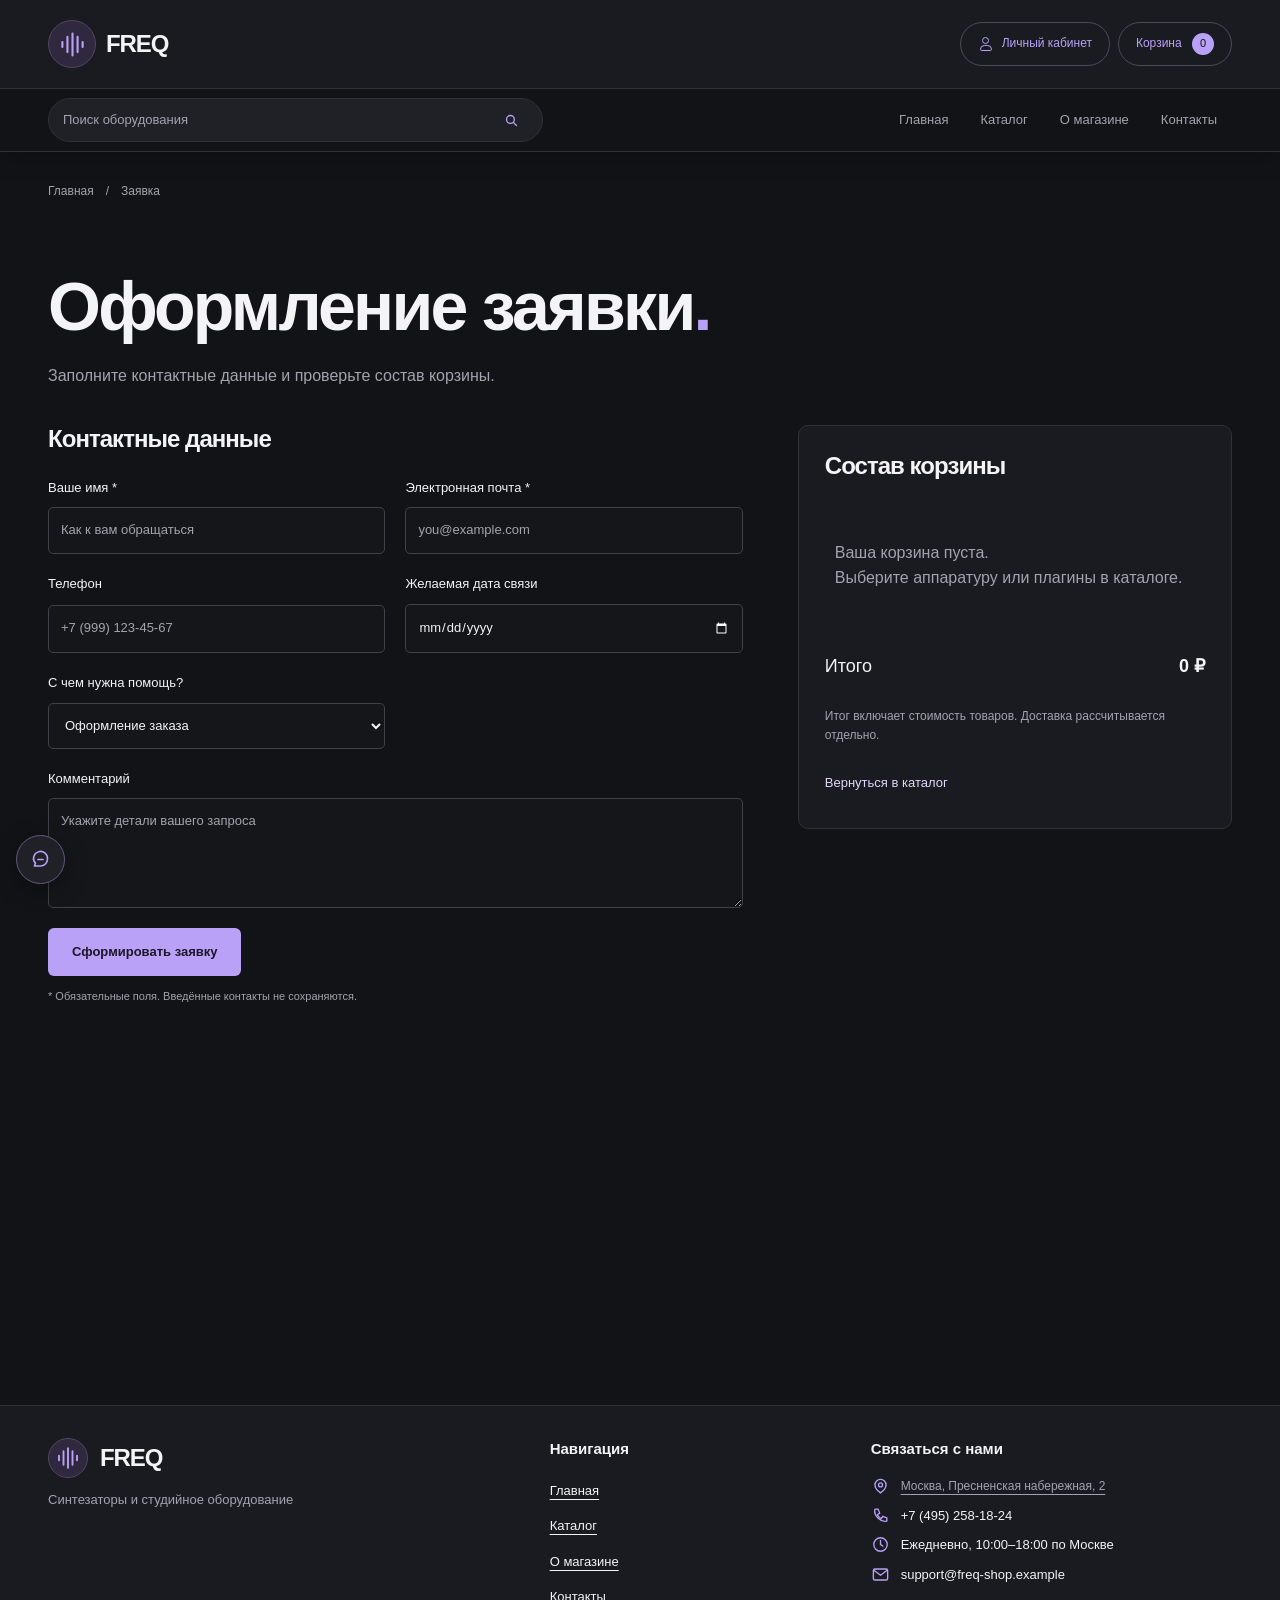
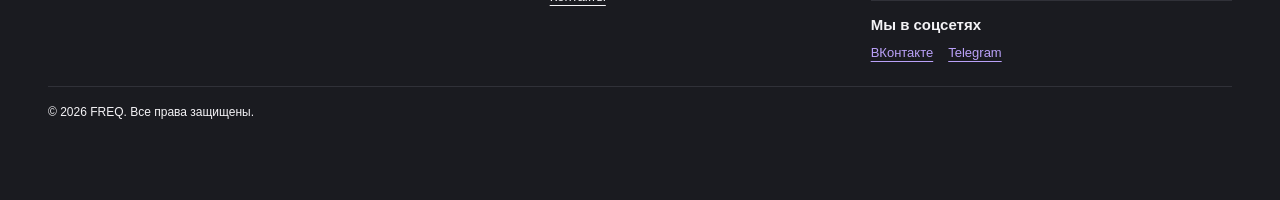
<file: order.html>
<!doctype html>
<html lang="ru">
  <head>
    <meta charset="utf-8" />
    <meta name="viewport" content="width=device-width, initial-scale=1.0" />
    <title>Оформление заявки — FREQ</title>
    <meta
      name="description"
      content="Проверьте содержимое корзины и заполните контактные данные для заявки на оборудование или плагины FREQ."
    />
    <meta name="robots" content="noindex, follow" />
    <link rel="icon" href="images/favicon.svg" type="image/svg+xml" />
    <link rel="stylesheet" href="css/style.css" />
    <link rel="stylesheet" href="css/responsive.css" />
    <script src="js/main.js?v=descriptive-alt" defer></script>
  </head>
  <body id="top">
    <a class="skip-link" href="#main">Перейти к основному содержимому</a>
    <header class="header">
      <div class="header__brandbar">
        <div class="container header__inner">
          <a class="header-brand" href="index.html" aria-label="FREQ — главная"
            ><span class="header-brand__icon"
              ><svg
                viewBox="0 0 32 32"
                width="27"
                height="27"
                fill="none"
                stroke="currentColor"
                stroke-width="2.5"
                stroke-linecap="round"
                aria-hidden="true"
              >
                <path d="M4 13v6m6-12v18m6-22v26m6-22v18m6-12v6" /></svg></span
            ><span class="brand-name">FREQ</span></a
          >
          <div class="header__actions">
            <button
              class="account-button"
              type="button"
              data-account
              aria-haspopup="dialog"
              aria-controls="account-dialog"
            >
              <span class="account-button__icon" aria-hidden="true"></span
              ><span class="account-button__label">Личный кабинет</span></button
            ><button
              class="cart-button"
              type="button"
              data-cart
              aria-haspopup="dialog"
              aria-controls="cart-dialog"
            >
              Корзина <span class="cart-count">0</span>
            </button>
          </div>
          <button
            class="menu-button"
            type="button"
            aria-expanded="false"
            aria-controls="navigation"
            aria-label="Открыть меню"
          >
            ☰
          </button>
        </div>
      </div>
      <div class="header__navrow">
        <div class="container header__navinner">
          <form class="header-search" action="catalog.html" method="get" role="search">
            <label class="sr-only" for="header-query">Поиск оборудования</label
            ><input
              id="header-query"
              name="q"
              type="search"
              placeholder="Поиск оборудования"
              maxlength="100"
            /><button type="submit" aria-label="Найти товар">
              <svg
                width="17"
                height="17"
                viewBox="0 0 24 24"
                fill="none"
                stroke="currentColor"
                stroke-width="1.9"
                stroke-linecap="round"
                aria-hidden="true"
              >
                <circle cx="10.5" cy="10.5" r="5.5" />
                <path d="m15 15 4 4" />
              </svg>
            </button>
          </form>
          <nav class="nav" id="navigation" aria-label="Основная навигация">
            <a class="nav__link" href="index.html">Главная</a
            ><a class="nav__link" href="catalog.html">Каталог</a
            ><a class="nav__link" href="about.html">О магазине</a
            ><a class="nav__link" href="contacts.html">Контакты</a>
          </nav>
        </div>
      </div>
    </header>
    <main tabindex="-1" id="main">
      <nav class="breadcrumbs container" aria-label="Хлебные крошки">
        <a href="index.html">Главная</a><span>/</span><span aria-current="page">Заявка</span>
      </nav>
      <section class="section section--top container">
        <h1 class="page-title">Оформление заявки<span class="accent">.</span></h1>
        <p class="lead">Заполните контактные данные и проверьте состав корзины.</p>
        <div class="order-layout">
          <section>
            <h2>Контактные данные</h2>
            <form class="order-form" id="order-form">
              <input type="hidden" name="source" value="freq-local" />
              <div class="field">
                <label for="name">Ваше имя *</label
                ><input
                  id="name"
                  name="name"
                  autocomplete="given-name"
                  required
                  minlength="2"
                  placeholder="Как к вам обращаться"
                />
              </div>
              <div class="field">
                <label for="email">Электронная почта *</label
                ><input
                  id="email"
                  name="email"
                  type="email"
                  autocomplete="email"
                  required
                  placeholder="you@example.com"
                />
              </div>
              <div class="field">
                <label for="phone">Телефон</label
                ><input
                  id="phone"
                  name="phone"
                  type="tel"
                  autocomplete="tel"
                  pattern="[+0-9 \(\)\-]{7,22}"
                  placeholder="+7 (999) 123-45-67"
                />
              </div>
              <div class="field" id="delivery-city-field" hidden>
                <label for="delivery-city">Город доставки *</label
                ><input
                  id="delivery-city"
                  name="city"
                  autocomplete="address-level2"
                  placeholder="Введите город"
                  disabled
                />
              </div>
              <div class="field">
                <label for="date">Желаемая дата связи</label
                ><input id="date" name="date" type="date" />
              </div>
              <div class="field">
                <label for="purpose">С чем нужна помощь?</label
                ><select id="purpose" name="purpose">
                  <option>Оформление заказа</option>
                  <option>Выбор оборудования</option>
                  <option>Подключение и совместимость</option>
                </select>
              </div>
              <div class="field order-form__wide">
                <label for="comment">Комментарий</label
                ><textarea
                  id="comment"
                  name="comment"
                  rows="4"
                  maxlength="1000"
                  placeholder="Укажите детали вашего запроса"
                ></textarea>
              </div>
              <div class="order-form__wide">
                <button class="button" type="submit">Сформировать заявку</button>
                <p class="muted">* Обязательные поля. Введённые контакты не сохраняются.</p>
              </div>
              <div
                class="form-success order-form__wide"
                id="form-success"
                role="status"
                tabindex="-1"
                hidden
              ></div>
            </form>
          </section>
          <aside class="order-summary">
            <h2>Состав корзины</h2>
            <div id="order-items"></div>
            <p class="muted">Итог включает стоимость товаров. Доставка рассчитывается отдельно.</p>
            <a class="text-link" href="catalog.html">Вернуться в каталог</a>
          </aside>
        </div>
      </section>
    </main>
    <footer class="footer">
      <div class="container">
        <div class="footer__grid">
          <div class="footer__intro">
            <a class="footer-brand" href="index.html" aria-label="FREQ — главная"
              ><span class="header-brand__icon"
                ><svg
                  viewBox="0 0 32 32"
                  width="27"
                  height="27"
                  fill="none"
                  stroke="currentColor"
                  stroke-width="2.5"
                  stroke-linecap="round"
                  aria-hidden="true"
                >
                  <path d="M4 13v6m6-12v18m6-22v26m6-22v18m6-12v6" /></svg></span
              ><span class="brand-name">FREQ</span></a
            >
            <p class="footer__caption">Синтезаторы и студийное оборудование</p>
          </div>
          <nav class="footer__links" aria-label="Навигация в подвале">
            <h2>Навигация</h2>
            <ul class="footer__link-list">
              <li><a href="index.html">Главная</a></li>
              <li><a href="catalog.html">Каталог</a></li>
              <li><a href="about.html">О магазине</a></li>
              <li><a href="contacts.html">Контакты</a></li>
            </ul>
          </nav>
          <div class="footer__contacts">
            <h2>Связаться с нами</h2>
            <address class="footer__contact-list">
              <a class="footer__contact-row" href="contacts.html#location-title"
                ><svg
                  class="footer__contact-icon"
                  width="19"
                  height="19"
                  viewBox="0 0 24 24"
                  fill="none"
                  stroke="currentColor"
                  stroke-width="1.7"
                  stroke-linecap="round"
                  stroke-linejoin="round"
                  aria-hidden="true"
                >
                  <path d="M19 10c0 5-7 10-7 10s-7-5-7-10a7 7 0 1 1 14 0Z" />
                  <circle cx="12" cy="10" r="2.5" /></svg
                ><span>Москва, Пресненская набережная, 2</span></a
              >
              <div class="footer__contact-row">
                <svg
                  class="footer__contact-icon"
                  width="19"
                  height="19"
                  viewBox="0 0 24 24"
                  fill="none"
                  stroke="currentColor"
                  stroke-width="1.7"
                  stroke-linecap="round"
                  stroke-linejoin="round"
                  aria-hidden="true"
                >
                  <path d="M5 4h4l2 5-3 2a13 13 0 0 0 5 5l2-3 5 2v4c-8 2-17-7-15-15Z" /></svg
                ><span>+7 (495) 258-18-24</span>
              </div>
              <div class="footer__contact-row">
                <svg
                  class="footer__contact-icon"
                  width="19"
                  height="19"
                  viewBox="0 0 24 24"
                  fill="none"
                  stroke="currentColor"
                  stroke-width="1.7"
                  stroke-linecap="round"
                  stroke-linejoin="round"
                  aria-hidden="true"
                >
                  <circle cx="12" cy="12" r="8.5" />
                  <path d="M12 7v5l3 2" /></svg
                ><span>Ежедневно, 10:00–18:00 по Москве</span>
              </div>
              <div class="footer__contact-row">
                <svg
                  class="footer__contact-icon"
                  width="19"
                  height="19"
                  viewBox="0 0 24 24"
                  fill="none"
                  stroke="currentColor"
                  stroke-width="1.7"
                  stroke-linecap="round"
                  stroke-linejoin="round"
                  aria-hidden="true"
                >
                  <rect x="3" y="5" width="18" height="14" rx="2" />
                  <path d="m4 7 8 6 8-6" /></svg
                ><span>support@freq-shop.example</span>
              </div>
            </address>
            <section class="footer__socials" aria-labelledby="social-title">
              <h2 id="social-title">Мы в соцсетях</h2>
              <ul class="social-links">
                <li>
                  <a href="https://vk.com/search?c%5Bq%5D=FREQ&amp;c%5Bsection%5D=communities"
                    >ВКонтакте</a
                  >
                </li>
                <li><a href="https://t.me/freq_plugins_club">Telegram</a></li>
              </ul>
            </section>
          </div>
        </div>
        <div class="footer__bottom"><small>© 2026 FREQ. Все права защищены.</small></div>
      </div>
    </footer>
    <dialog
      class="modal account-dialog"
      id="account-dialog"
      aria-labelledby="account-title"
      aria-describedby="account-description"
    >
      <div class="modal__header">
        <h2 id="account-title">Личный кабинет</h2>
        <button
          class="icon-button"
          type="button"
          data-account-close
          aria-label="Закрыть личный кабинет"
          autofocus
        >
          ×
        </button>
      </div>
      <p id="account-description">Регистрация и вход доступны в этом браузере.</p>
      <form class="account-form" method="dialog">
        <label for="account-login">Логин</label>
        <input id="account-login" name="login" autocomplete="username" maxlength="60" required />
        <div class="account-form__field" data-registration-email>
          <label for="account-email">Электронная почта</label>
          <input
            id="account-email"
            name="email"
            type="email"
            autocomplete="email"
            maxlength="254"
            required
          />
        </div>
        <label for="account-password">Пароль</label>
        <input
          id="account-password"
          name="password"
          type="password"
          autocomplete="new-password"
          minlength="8"
          maxlength="128"
          required
        />
        <button class="button" type="submit">Зарегистрироваться</button>
        <p class="account-form__status" role="status"></p>
      </form>
      <section class="account-profile" hidden aria-labelledby="account-favorites-title">
        <div class="account-profile__header">
          <div>
            <strong data-profile-login></strong>
            <p data-profile-email></p>
          </div>
          <button class="button button--outline" type="button" data-account-logout>Выйти</button>
        </div>
        <h3 id="account-favorites-title">Избранное</h3>
        <p data-account-empty>В избранном пока нет товаров.</p>
        <ul class="account-favorites" data-account-favorites></ul>
      </section>
    </dialog>
    <dialog class="modal" id="cart-dialog" aria-labelledby="cart-title">
      <div class="modal__header">
        <h2 id="cart-title">Корзина</h2>
        <button class="icon-button" type="button" data-close aria-label="Закрыть корзину">×</button>
      </div>
      <div id="cart-items"></div>
      <div class="modal__total">Итого <strong id="cart-total">0 ₽</strong></div>
      <a class="button" href="order.html" id="checkout">Перейти к заявке</a>
      <p class="muted">Корзина сохраняется в этом браузере.</p>
    </dialog>
    <div class="toast" role="status" aria-live="polite"></div>
    <a class="back-to-top" href="#top" aria-label="Наверх страницы" title="Наверх страницы" hidden
      ><span class="back-to-top__progress" aria-hidden="true"></span>
      <svg
        class="back-to-top__icon"
        width="26"
        height="26"
        viewBox="0 0 26 26"
        fill="none"
        stroke="currentColor"
        stroke-width="1.9"
        stroke-linecap="round"
        stroke-linejoin="round"
        aria-hidden="true"
      >
        <path d="m6.5 10 6.5-6 6.5 6" />
        <path d="M8 17v4m5-9v9m5-6v6" />
      </svg>
    </a>
    <aside class="support-widget" aria-label="Поддержка FREQ">
      <button
        class="support-widget__toggle"
        type="button"
        aria-expanded="false"
        aria-controls="support-panel"
        aria-label="Чат с консультантом"
        title="Чат с консультантом"
      >
        <svg
          width="21"
          height="21"
          viewBox="0 0 24 24"
          fill="none"
          stroke="currentColor"
          stroke-width="1.8"
          stroke-linecap="round"
          stroke-linejoin="round"
          aria-hidden="true"
        >
          <path d="M20 11.5a8 8 0 0 1-8 8H5l1.3-3.1A8 8 0 1 1 20 11.5Z" />
          <path d="M9 12h6" />
        </svg>
        <span>Чат с консультантом</span>
      </button>
      <section
        class="support-widget__panel"
        id="support-panel"
        aria-labelledby="support-title"
        hidden
      >
        <div class="support-widget__header">
          <span class="support-widget__avatar" aria-hidden="true">F</span>
          <div class="support-widget__identity">
            <h2 id="support-title">Консультант FREQ</h2>
            <p>Автоматические ответы</p>
          </div>
          <button class="icon-button support-widget__close" type="button" aria-label="Закрыть чат">
            ×
          </button>
        </div>
        <div
          class="support-widget__messages"
          role="log"
          aria-live="polite"
          aria-label="Сообщения чата"
        >
          <p class="support-widget__message">Здравствуйте! Чем могу вам помочь?</p>
        </div>
        <form class="support-widget__form">
          <label class="sr-only" for="support-question">Ваш вопрос</label>
          <input
            id="support-question"
            name="question"
            placeholder="Задайте интересующий вас вопрос"
            required
            maxlength="200"
            autocomplete="off"
          />
          <button class="button" type="submit" aria-label="Отправить вопрос">
            <svg
              width="18"
              height="18"
              viewBox="0 0 24 24"
              fill="none"
              stroke="currentColor"
              stroke-width="1.8"
              stroke-linecap="round"
              stroke-linejoin="round"
              aria-hidden="true"
            >
              <path d="m3 10 18-7-4.5 18-5.8-6.3L3 10Z" />
              <path d="m10.7 14.7 4.8-4.8" />
            </svg>
          </button>
        </form>
      </section>
    </aside>
  </body>
</html>
</file>
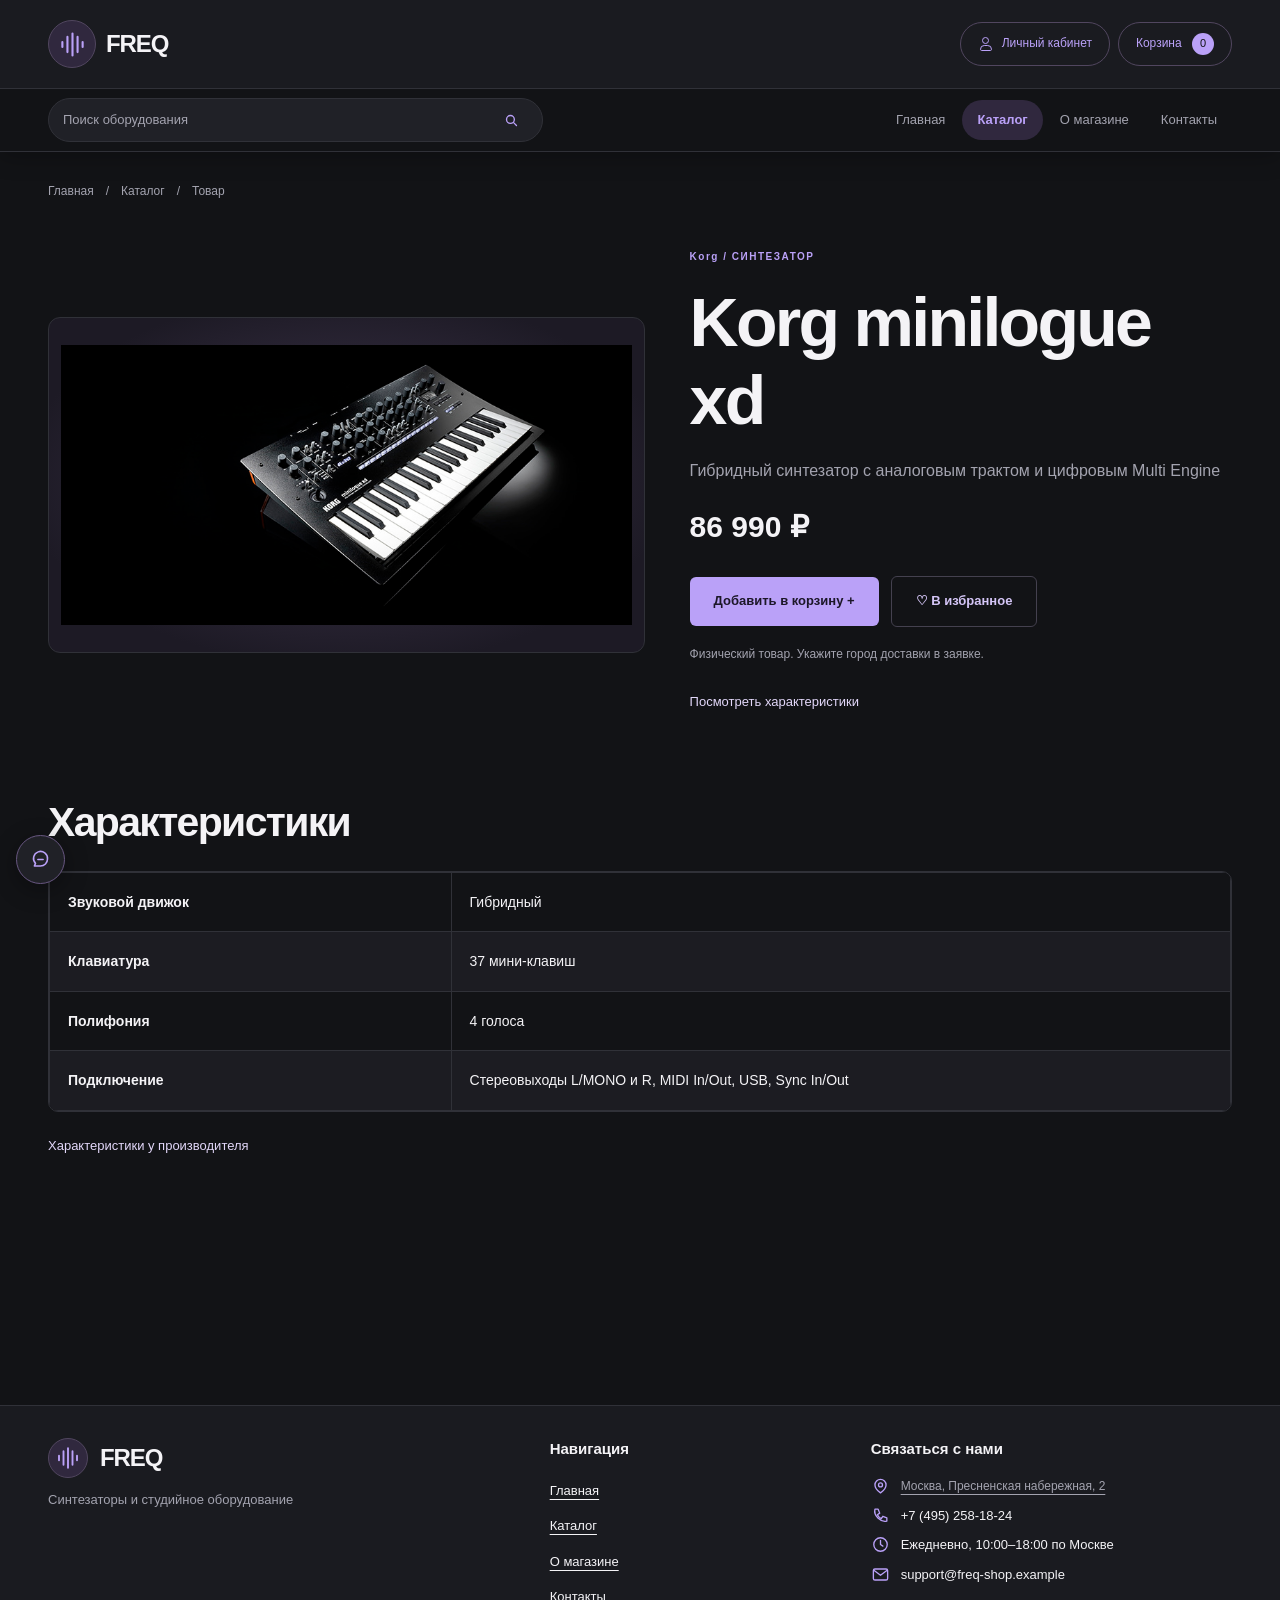
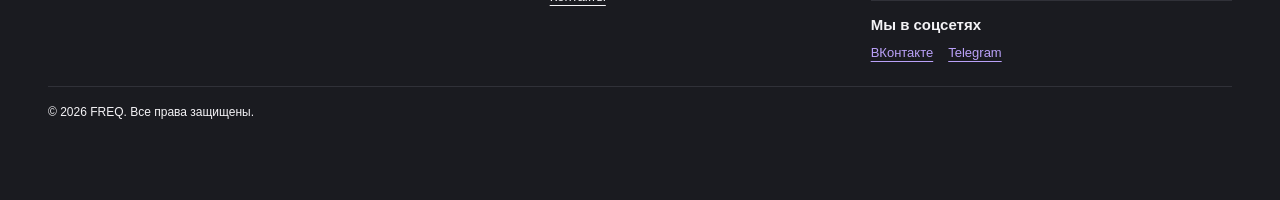
<file: product.html>
<!doctype html>
<html lang="ru">
  <head>
    <meta charset="utf-8" />
    <meta name="viewport" content="width=device-width, initial-scale=1.0" />
    <title>Товар и характеристики — FREQ</title>
    <meta
      name="description"
      content="Характеристики, изображения и стоимость синтезаторов, студийных плагинов и наборов FREQ. Выберите интересующую модель в каталоге."
    />
    <meta name="robots" content="index, follow" />
    <meta property="og:type" content="website" />
    <meta property="og:locale" content="ru_RU" />
    <meta property="og:site_name" content="FREQ" />
    <meta property="og:title" content="Товар и характеристики — FREQ" />
    <meta
      property="og:description"
      content="Характеристики, изображения и стоимость синтезаторов, студийных плагинов и наборов FREQ. Выберите интересующую модель в каталоге."
    />
    <meta property="og:url" content="https://shaaayyy.github.io/kr3-responsive-shop/product.html" />
    <meta
      property="og:image"
      content="https://shaaayyy.github.io/kr3-responsive-shop/images/korg-minilogue-xd.jpg"
    />
    <meta
      property="og:image:alt"
      content="Чёрный синтезатор Korg minilogue xd показан под углом: впереди белые и чёрные клавиши, на наклонной панели видны ряды регуляторов и переключателей."
    />
    <meta name="twitter:card" content="summary_large_image" />
    <link rel="icon" href="images/favicon.svg" type="image/svg+xml" />
    <link rel="stylesheet" href="css/style.css" />
    <link rel="stylesheet" href="css/responsive.css" />
    <script src="js/main.js?v=descriptive-alt" defer></script>
  </head>
  <body id="top">
    <a class="skip-link" href="#main">Перейти к основному содержимому</a>
    <header class="header">
      <div class="header__brandbar">
        <div class="container header__inner">
          <a class="header-brand" href="index.html" aria-label="FREQ — главная"
            ><span class="header-brand__icon"
              ><svg
                viewBox="0 0 32 32"
                width="27"
                height="27"
                fill="none"
                stroke="currentColor"
                stroke-width="2.5"
                stroke-linecap="round"
                aria-hidden="true"
              >
                <path d="M4 13v6m6-12v18m6-22v26m6-22v18m6-12v6" /></svg></span
            ><span class="brand-name">FREQ</span></a
          >
          <div class="header__actions">
            <button
              class="account-button"
              type="button"
              data-account
              aria-haspopup="dialog"
              aria-controls="account-dialog"
            >
              <span class="account-button__icon" aria-hidden="true"></span
              ><span class="account-button__label">Личный кабинет</span></button
            ><button
              class="cart-button"
              type="button"
              data-cart
              aria-haspopup="dialog"
              aria-controls="cart-dialog"
            >
              Корзина <span class="cart-count">0</span>
            </button>
          </div>
          <button
            class="menu-button"
            type="button"
            aria-expanded="false"
            aria-controls="navigation"
            aria-label="Открыть меню"
          >
            ☰
          </button>
        </div>
      </div>
      <div class="header__navrow">
        <div class="container header__navinner">
          <form class="header-search" action="catalog.html" method="get" role="search">
            <label class="sr-only" for="header-query">Поиск оборудования</label
            ><input
              id="header-query"
              name="q"
              type="search"
              placeholder="Поиск оборудования"
              maxlength="100"
            /><button type="submit" aria-label="Найти товар">
              <svg
                width="17"
                height="17"
                viewBox="0 0 24 24"
                fill="none"
                stroke="currentColor"
                stroke-width="1.9"
                stroke-linecap="round"
                aria-hidden="true"
              >
                <circle cx="10.5" cy="10.5" r="5.5" />
                <path d="m15 15 4 4" />
              </svg>
            </button>
          </form>
          <nav class="nav" id="navigation" aria-label="Основная навигация">
            <a class="nav__link" href="index.html">Главная</a
            ><a class="nav__link nav__link--active" href="catalog.html" aria-current="location"
              >Каталог</a
            ><a class="nav__link" href="about.html">О магазине</a
            ><a class="nav__link" href="contacts.html">Контакты</a>
          </nav>
        </div>
      </div>
    </header>
    <main tabindex="-1" id="main">
      <nav class="breadcrumbs container" aria-label="Хлебные крошки">
        <a href="index.html">Главная</a><span>/</span><a href="catalog.html">Каталог</a
        ><span>/</span><span aria-current="page">Товар</span>
      </nav>
      <section class="section section--top container">
        <div class="product-detail">
          <div id="product-art"></div>
          <div>
            <div class="eyebrow" id="product-kind"></div>
            <h1 class="page-title" id="product-name">Товар</h1>
            <p class="lead" id="product-description"></p>
            <p></p>
            <div class="product-detail__price" id="product-price"></div>
            <div class="product-detail__actions">
              <button class="button" id="product-add" aria-describedby="product-note">
                Добавить в корзину +</button
              ><button
                class="button button--outline"
                id="product-favorite"
                type="button"
                aria-pressed="false"
                hidden
              >
                ♡ В избранное
              </button>
            </div>
            <p class="muted" id="product-note"></p>
            <a class="text-link" href="#specs">Посмотреть характеристики</a>
          </div>
        </div>
        <section class="section" id="specs"></section>
      </section>
    </main>
    <footer class="footer">
      <div class="container">
        <div class="footer__grid">
          <div class="footer__intro">
            <a class="footer-brand" href="index.html" aria-label="FREQ — главная"
              ><span class="header-brand__icon"
                ><svg
                  viewBox="0 0 32 32"
                  width="27"
                  height="27"
                  fill="none"
                  stroke="currentColor"
                  stroke-width="2.5"
                  stroke-linecap="round"
                  aria-hidden="true"
                >
                  <path d="M4 13v6m6-12v18m6-22v26m6-22v18m6-12v6" /></svg></span
              ><span class="brand-name">FREQ</span></a
            >
            <p class="footer__caption">Синтезаторы и студийное оборудование</p>
          </div>
          <nav class="footer__links" aria-label="Навигация в подвале">
            <h2>Навигация</h2>
            <ul class="footer__link-list">
              <li><a href="index.html">Главная</a></li>
              <li><a href="catalog.html">Каталог</a></li>
              <li><a href="about.html">О магазине</a></li>
              <li><a href="contacts.html">Контакты</a></li>
            </ul>
          </nav>
          <div class="footer__contacts">
            <h2>Связаться с нами</h2>
            <address class="footer__contact-list">
              <a class="footer__contact-row" href="contacts.html#location-title"
                ><svg
                  class="footer__contact-icon"
                  width="19"
                  height="19"
                  viewBox="0 0 24 24"
                  fill="none"
                  stroke="currentColor"
                  stroke-width="1.7"
                  stroke-linecap="round"
                  stroke-linejoin="round"
                  aria-hidden="true"
                >
                  <path d="M19 10c0 5-7 10-7 10s-7-5-7-10a7 7 0 1 1 14 0Z" />
                  <circle cx="12" cy="10" r="2.5" /></svg
                ><span>Москва, Пресненская набережная, 2</span></a
              >
              <div class="footer__contact-row">
                <svg
                  class="footer__contact-icon"
                  width="19"
                  height="19"
                  viewBox="0 0 24 24"
                  fill="none"
                  stroke="currentColor"
                  stroke-width="1.7"
                  stroke-linecap="round"
                  stroke-linejoin="round"
                  aria-hidden="true"
                >
                  <path d="M5 4h4l2 5-3 2a13 13 0 0 0 5 5l2-3 5 2v4c-8 2-17-7-15-15Z" /></svg
                ><span>+7 (495) 258-18-24</span>
              </div>
              <div class="footer__contact-row">
                <svg
                  class="footer__contact-icon"
                  width="19"
                  height="19"
                  viewBox="0 0 24 24"
                  fill="none"
                  stroke="currentColor"
                  stroke-width="1.7"
                  stroke-linecap="round"
                  stroke-linejoin="round"
                  aria-hidden="true"
                >
                  <circle cx="12" cy="12" r="8.5" />
                  <path d="M12 7v5l3 2" /></svg
                ><span>Ежедневно, 10:00–18:00 по Москве</span>
              </div>
              <div class="footer__contact-row">
                <svg
                  class="footer__contact-icon"
                  width="19"
                  height="19"
                  viewBox="0 0 24 24"
                  fill="none"
                  stroke="currentColor"
                  stroke-width="1.7"
                  stroke-linecap="round"
                  stroke-linejoin="round"
                  aria-hidden="true"
                >
                  <rect x="3" y="5" width="18" height="14" rx="2" />
                  <path d="m4 7 8 6 8-6" /></svg
                ><span>support@freq-shop.example</span>
              </div>
            </address>
            <section class="footer__socials" aria-labelledby="social-title">
              <h2 id="social-title">Мы в соцсетях</h2>
              <ul class="social-links">
                <li>
                  <a href="https://vk.com/search?c%5Bq%5D=FREQ&amp;c%5Bsection%5D=communities"
                    >ВКонтакте</a
                  >
                </li>
                <li><a href="https://t.me/freq_plugins_club">Telegram</a></li>
              </ul>
            </section>
          </div>
        </div>
        <div class="footer__bottom"><small>© 2026 FREQ. Все права защищены.</small></div>
      </div>
    </footer>
    <dialog
      class="modal account-dialog"
      id="account-dialog"
      aria-labelledby="account-title"
      aria-describedby="account-description"
    >
      <div class="modal__header">
        <h2 id="account-title">Личный кабинет</h2>
        <button
          class="icon-button"
          type="button"
          data-account-close
          aria-label="Закрыть личный кабинет"
          autofocus
        >
          ×
        </button>
      </div>
      <p id="account-description">Регистрация и вход доступны в этом браузере.</p>
      <form class="account-form" method="dialog">
        <label for="account-login">Логин</label>
        <input id="account-login" name="login" autocomplete="username" maxlength="60" required />
        <div class="account-form__field" data-registration-email>
          <label for="account-email">Электронная почта</label>
          <input
            id="account-email"
            name="email"
            type="email"
            autocomplete="email"
            maxlength="254"
            required
          />
        </div>
        <label for="account-password">Пароль</label>
        <input
          id="account-password"
          name="password"
          type="password"
          autocomplete="new-password"
          minlength="8"
          maxlength="128"
          required
        />
        <button class="button" type="submit">Зарегистрироваться</button>
        <p class="account-form__status" role="status"></p>
      </form>
      <section class="account-profile" hidden aria-labelledby="account-favorites-title">
        <div class="account-profile__header">
          <div>
            <strong data-profile-login></strong>
            <p data-profile-email></p>
          </div>
          <button class="button button--outline" type="button" data-account-logout>Выйти</button>
        </div>
        <h3 id="account-favorites-title">Избранное</h3>
        <p data-account-empty>В избранном пока нет товаров.</p>
        <ul class="account-favorites" data-account-favorites></ul>
      </section>
    </dialog>
    <dialog class="modal" id="cart-dialog" aria-labelledby="cart-title">
      <div class="modal__header">
        <h2 id="cart-title">Корзина</h2>
        <button class="icon-button" type="button" data-close aria-label="Закрыть корзину">×</button>
      </div>
      <div id="cart-items"></div>
      <div class="modal__total">Итого <strong id="cart-total">0 ₽</strong></div>
      <a class="button" href="order.html" id="checkout">Перейти к заявке</a>
      <p class="muted">Корзина сохраняется в этом браузере.</p>
    </dialog>
    <div class="toast" role="status" aria-live="polite"></div>
    <a class="back-to-top" href="#top" aria-label="Наверх страницы" title="Наверх страницы" hidden
      ><span class="back-to-top__progress" aria-hidden="true"></span>
      <svg
        class="back-to-top__icon"
        width="26"
        height="26"
        viewBox="0 0 26 26"
        fill="none"
        stroke="currentColor"
        stroke-width="1.9"
        stroke-linecap="round"
        stroke-linejoin="round"
        aria-hidden="true"
      >
        <path d="m6.5 10 6.5-6 6.5 6" />
        <path d="M8 17v4m5-9v9m5-6v6" />
      </svg>
    </a>
    <aside class="support-widget" aria-label="Поддержка FREQ">
      <button
        class="support-widget__toggle"
        type="button"
        aria-expanded="false"
        aria-controls="support-panel"
        aria-label="Чат с консультантом"
        title="Чат с консультантом"
      >
        <svg
          width="21"
          height="21"
          viewBox="0 0 24 24"
          fill="none"
          stroke="currentColor"
          stroke-width="1.8"
          stroke-linecap="round"
          stroke-linejoin="round"
          aria-hidden="true"
        >
          <path d="M20 11.5a8 8 0 0 1-8 8H5l1.3-3.1A8 8 0 1 1 20 11.5Z" />
          <path d="M9 12h6" />
        </svg>
        <span>Чат с консультантом</span>
      </button>
      <section
        class="support-widget__panel"
        id="support-panel"
        aria-labelledby="support-title"
        hidden
      >
        <div class="support-widget__header">
          <span class="support-widget__avatar" aria-hidden="true">F</span>
          <div class="support-widget__identity">
            <h2 id="support-title">Консультант FREQ</h2>
            <p>Автоматические ответы</p>
          </div>
          <button class="icon-button support-widget__close" type="button" aria-label="Закрыть чат">
            ×
          </button>
        </div>
        <div
          class="support-widget__messages"
          role="log"
          aria-live="polite"
          aria-label="Сообщения чата"
        >
          <p class="support-widget__message">Здравствуйте! Чем могу вам помочь?</p>
        </div>
        <form class="support-widget__form">
          <label class="sr-only" for="support-question">Ваш вопрос</label>
          <input
            id="support-question"
            name="question"
            placeholder="Задайте интересующий вас вопрос"
            required
            maxlength="200"
            autocomplete="off"
          />
          <button class="button" type="submit" aria-label="Отправить вопрос">
            <svg
              width="18"
              height="18"
              viewBox="0 0 24 24"
              fill="none"
              stroke="currentColor"
              stroke-width="1.8"
              stroke-linecap="round"
              stroke-linejoin="round"
              aria-hidden="true"
            >
              <path d="m3 10 18-7-4.5 18-5.8-6.3L3 10Z" />
              <path d="m10.7 14.7 4.8-4.8" />
            </svg>
          </button>
        </form>
      </section>
    </aside>
  </body>
</html>
</file>
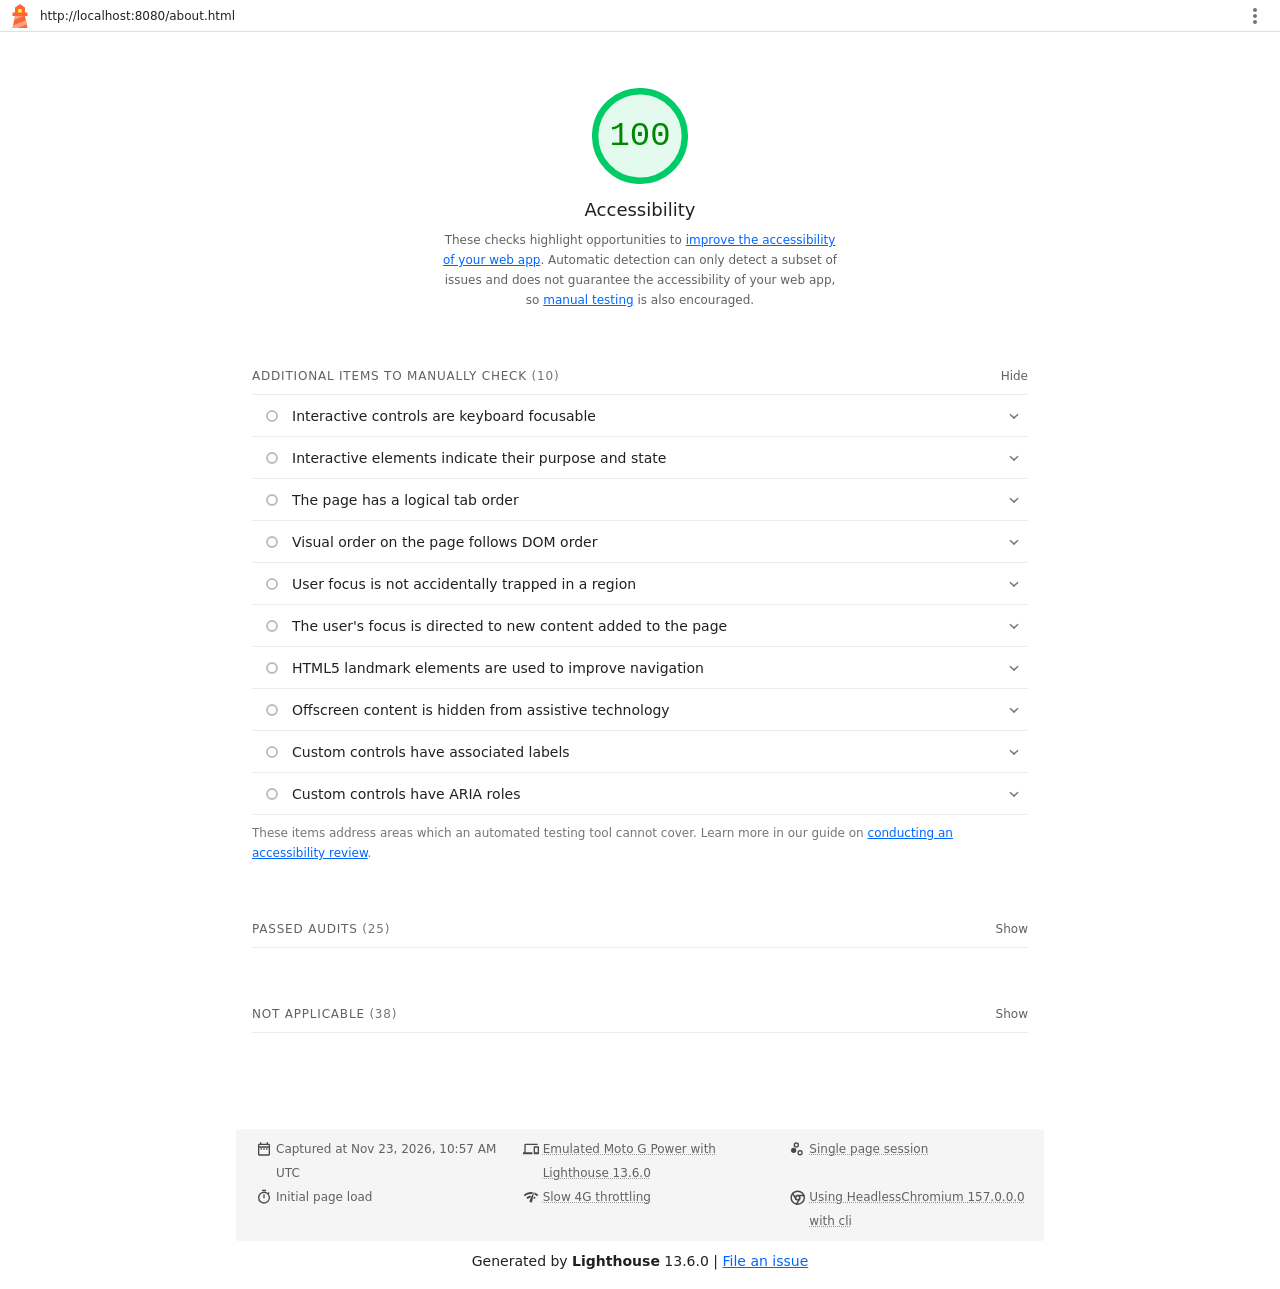
<file: lighthouse/about.html>
<!--
@license
Copyright 2018 Google LLC
SPDX-License-Identifier: Apache-2.0
-->
<!doctype html>
<html lang="en">
<head>
  <meta charset="utf-8">
  <meta name="viewport" content="width=device-width, initial-scale=1, minimum-scale=1">
  <link rel="icon" href='data:image/svg+xml;utf8,<svg fill="none" xmlns="http://www.w3.org/2000/svg" viewBox="0 0 48 48"><path d="m14 7 10-7 10 7v10h5v7h-5l5 24H9l5-24H9v-7h5V7Z" fill="%23F63"/><path d="M31.561 24H14l-1.689 8.105L31.561 24ZM18.983 48H9l1.022-4.907L35.723 32.27l1.663 7.98L18.983 48Z" fill="%23FFA385"/><path fill="%23FF3" d="M20.5 10h7v7h-7z"/></svg>'>
  <title>Lighthouse Report</title>
  <style>body {margin: 0}</style>
</head>
<body>
  <noscript>Lighthouse report requires JavaScript. Please enable.</noscript>

  <div id="lh-log"></div>

  <script>window.__LIGHTHOUSE_JSON__ = {"lighthouseVersion":"13.6.0","requestedUrl":"http://localhost:8080/about.html","mainDocumentUrl":"http://localhost:8080/about.html","finalDisplayedUrl":"http://localhost:8080/about.html","finalUrl":"http://localhost:8080/about.html","fetchTime":"2026-11-23T10:57:02.601Z","gatherMode":"navigation","runWarnings":[],"userAgent":"Mozilla/5.0 (Macintosh; Intel Mac OS X 10_15_7) AppleWebKit/537.36 (KHTML, like Gecko) HeadlessChrome/157.0.0.0 Safari/537.36","environment":{"networkUserAgent":"Mozilla/5.0 (Linux; Android 11; moto g power (2022)) AppleWebKit/537.36 (KHTML, like Gecko) Chrome/157.0.0.0 Mobile Safari/537.36","hostUserAgent":"Mozilla/5.0 (Macintosh; Intel Mac OS X 10_15_7) AppleWebKit/537.36 (KHTML, like Gecko) HeadlessChrome/157.0.0.0 Safari/537.36","benchmarkIndex":2218.5,"credits":{"axe-core":"4.14.0"}},"audits":{"accesskeys":{"id":"accesskeys","title":"`[accesskey]` values are unique","description":"Access keys let users quickly focus a part of the page. For proper navigation, each access key must be unique. [Learn more about access keys](https://dequeuniversity.com/rules/axe/4.14/accesskeys).","score":null,"scoreDisplayMode":"notApplicable"},"aria-allowed-attr":{"id":"aria-allowed-attr","title":"`[aria-*]` attributes match their roles","description":"Each ARIA `role` supports a specific subset of `aria-*` attributes. Mismatching these invalidates the `aria-*` attributes. [Learn how to match ARIA attributes to their roles](https://dequeuniversity.com/rules/axe/4.14/aria-allowed-attr).","score":1,"scoreDisplayMode":"binary","details":{"type":"table","headings":[{"key":"node","valueType":"node","subItemsHeading":{"key":"relatedNode","valueType":"node"},"label":"Failing Elements"}],"items":[]}},"aria-allowed-role":{"id":"aria-allowed-role","title":"Uses ARIA roles only on compatible elements","description":"Many HTML elements can only be assigned certain ARIA roles. Using ARIA roles where they are not allowed can interfere with the accessibility of the web page. [Learn more about ARIA roles](https://dequeuniversity.com/rules/axe/4.14/aria-allowed-role).","score":null,"scoreDisplayMode":"notApplicable"},"aria-command-name":{"id":"aria-command-name","title":"`button`, `link`, and `menuitem` elements have accessible names","description":"When an element doesn't have an accessible name, screen readers announce it with a generic name, making it unusable for users who rely on screen readers. [Learn how to make command elements more accessible](https://dequeuniversity.com/rules/axe/4.14/aria-command-name).","score":null,"scoreDisplayMode":"notApplicable"},"aria-conditional-attr":{"id":"aria-conditional-attr","title":"ARIA attributes are used as specified for the element's role","description":"Some ARIA attributes are only allowed on an element under certain conditions. [Learn more about conditional ARIA attributes](https://dequeuniversity.com/rules/axe/4.14/aria-conditional-attr).","score":1,"scoreDisplayMode":"binary","details":{"type":"table","headings":[{"key":"node","valueType":"node","subItemsHeading":{"key":"relatedNode","valueType":"node"},"label":"Failing Elements"}],"items":[]}},"aria-deprecated-role":{"id":"aria-deprecated-role","title":"Deprecated ARIA roles were not used","description":"Deprecated ARIA roles may not be processed correctly by assistive technology. [Learn more about deprecated ARIA roles](https://dequeuniversity.com/rules/axe/4.14/aria-deprecated-role).","score":1,"scoreDisplayMode":"binary","details":{"type":"table","headings":[{"key":"node","valueType":"node","subItemsHeading":{"key":"relatedNode","valueType":"node"},"label":"Failing Elements"}],"items":[]}},"aria-dialog-name":{"id":"aria-dialog-name","title":"Elements with `role=\"dialog\"` or `role=\"alertdialog\"` have accessible names.","description":"ARIA dialog elements without accessible names may prevent screen readers users from discerning the purpose of these elements. [Learn how to make ARIA dialog elements more accessible](https://dequeuniversity.com/rules/axe/4.14/aria-dialog-name).","score":null,"scoreDisplayMode":"notApplicable"},"aria-hidden-body":{"id":"aria-hidden-body","title":"`[aria-hidden=\"true\"]` is not present on the document `\u003cbody>`","description":"Assistive technologies, like screen readers, work inconsistently when `aria-hidden=\"true\"` is set on the document `\u003cbody>`. [Learn how `aria-hidden` affects the document body](https://dequeuniversity.com/rules/axe/4.14/aria-hidden-body).","score":1,"scoreDisplayMode":"binary","details":{"type":"table","headings":[{"key":"node","valueType":"node","subItemsHeading":{"key":"relatedNode","valueType":"node"},"label":"Failing Elements"}],"items":[]}},"aria-hidden-focus":{"id":"aria-hidden-focus","title":"`[aria-hidden=\"true\"]` elements do not contain focusable descendents","description":"Focusable descendents within an `[aria-hidden=\"true\"]` element prevent those interactive elements from being available to users of assistive technologies like screen readers. [Learn how `aria-hidden` affects focusable elements](https://dequeuniversity.com/rules/axe/4.14/aria-hidden-focus).","score":1,"scoreDisplayMode":"binary","details":{"type":"table","headings":[{"key":"node","valueType":"node","subItemsHeading":{"key":"relatedNode","valueType":"node"},"label":"Failing Elements"}],"items":[]}},"aria-input-field-name":{"id":"aria-input-field-name","title":"ARIA input fields have accessible names","description":"When an input field doesn't have an accessible name, screen readers announce it with a generic name, making it unusable for users who rely on screen readers. [Learn more about input field labels](https://dequeuniversity.com/rules/axe/4.14/aria-input-field-name).","score":null,"scoreDisplayMode":"notApplicable"},"aria-meter-name":{"id":"aria-meter-name","title":"ARIA `meter` elements have accessible names","description":"When a meter element doesn't have an accessible name, screen readers announce it with a generic name, making it unusable for users who rely on screen readers. [Learn how to name `meter` elements](https://dequeuniversity.com/rules/axe/4.14/aria-meter-name).","score":null,"scoreDisplayMode":"notApplicable"},"aria-progressbar-name":{"id":"aria-progressbar-name","title":"ARIA `progressbar` elements have accessible names","description":"When a `progressbar` element doesn't have an accessible name, screen readers announce it with a generic name, making it unusable for users who rely on screen readers. [Learn how to label `progressbar` elements](https://dequeuniversity.com/rules/axe/4.14/aria-progressbar-name).","score":null,"scoreDisplayMode":"notApplicable"},"aria-prohibited-attr":{"id":"aria-prohibited-attr","title":"Elements use only permitted ARIA attributes","description":"Using ARIA attributes in roles where they are prohibited can mean that important information is not communicated to users of assistive technologies. [Learn more about prohibited ARIA roles](https://dequeuniversity.com/rules/axe/4.14/aria-prohibited-attr).","score":1,"scoreDisplayMode":"binary","details":{"type":"table","headings":[{"key":"node","valueType":"node","subItemsHeading":{"key":"relatedNode","valueType":"node"},"label":"Failing Elements"}],"items":[]}},"aria-required-attr":{"id":"aria-required-attr","title":"`[role]`s have all required `[aria-*]` attributes","description":"Some ARIA roles have required attributes that describe the state of the element to screen readers. [Learn more about roles and required attributes](https://dequeuniversity.com/rules/axe/4.14/aria-required-attr).","score":1,"scoreDisplayMode":"binary","details":{"type":"table","headings":[{"key":"node","valueType":"node","subItemsHeading":{"key":"relatedNode","valueType":"node"},"label":"Failing Elements"}],"items":[]}},"aria-required-children":{"id":"aria-required-children","title":"Elements with an ARIA `[role]` that require children to contain a specific `[role]` have all required children.","description":"Some ARIA parent roles must contain specific child roles to perform their intended accessibility functions. [Learn more about roles and required children elements](https://dequeuniversity.com/rules/axe/4.14/aria-required-children).","score":null,"scoreDisplayMode":"notApplicable"},"aria-required-parent":{"id":"aria-required-parent","title":"`[role]`s are contained by their required parent element","description":"Some ARIA child roles must be contained by specific parent roles to properly perform their intended accessibility functions. [Learn more about ARIA roles and required parent element](https://dequeuniversity.com/rules/axe/4.14/aria-required-parent).","score":null,"scoreDisplayMode":"notApplicable"},"aria-roles":{"id":"aria-roles","title":"`[role]` values are valid","description":"ARIA roles must have valid values in order to perform their intended accessibility functions. [Learn more about valid ARIA roles](https://dequeuniversity.com/rules/axe/4.14/aria-roles).","score":1,"scoreDisplayMode":"binary","details":{"type":"table","headings":[{"key":"node","valueType":"node","subItemsHeading":{"key":"relatedNode","valueType":"node"},"label":"Failing Elements"}],"items":[]}},"aria-text":{"id":"aria-text","title":"Elements with the `role=text` attribute do not have focusable descendents.","description":"Adding `role=text` around a text node split by markup enables VoiceOver to treat it as one phrase, but the element's focusable descendents will not be announced. [Learn more about the `role=text` attribute](https://dequeuniversity.com/rules/axe/4.14/aria-text).","score":null,"scoreDisplayMode":"notApplicable"},"aria-toggle-field-name":{"id":"aria-toggle-field-name","title":"ARIA toggle fields have accessible names","description":"When a toggle field doesn't have an accessible name, screen readers announce it with a generic name, making it unusable for users who rely on screen readers. [Learn more about toggle fields](https://dequeuniversity.com/rules/axe/4.14/aria-toggle-field-name).","score":null,"scoreDisplayMode":"notApplicable"},"aria-tooltip-name":{"id":"aria-tooltip-name","title":"ARIA `tooltip` elements have accessible names","description":"When a tooltip element doesn't have an accessible name, screen readers announce it with a generic name, making it unusable for users who rely on screen readers. [Learn how to name `tooltip` elements](https://dequeuniversity.com/rules/axe/4.14/aria-tooltip-name).","score":null,"scoreDisplayMode":"notApplicable"},"aria-treeitem-name":{"id":"aria-treeitem-name","title":"ARIA `treeitem` elements have accessible names","description":"When a `treeitem` element doesn't have an accessible name, screen readers announce it with a generic name, making it unusable for users who rely on screen readers. [Learn more about labeling `treeitem` elements](https://dequeuniversity.com/rules/axe/4.14/aria-treeitem-name).","score":null,"scoreDisplayMode":"notApplicable"},"aria-valid-attr-value":{"id":"aria-valid-attr-value","title":"`[aria-*]` attributes have valid values","description":"Assistive technologies, like screen readers, can't interpret ARIA attributes with invalid values. [Learn more about valid values for ARIA attributes](https://dequeuniversity.com/rules/axe/4.14/aria-valid-attr-value).","score":1,"scoreDisplayMode":"binary","details":{"type":"table","headings":[{"key":"node","valueType":"node","subItemsHeading":{"key":"relatedNode","valueType":"node"},"label":"Failing Elements"}],"items":[]}},"aria-valid-attr":{"id":"aria-valid-attr","title":"`[aria-*]` attributes are valid and not misspelled","description":"Assistive technologies, like screen readers, can't interpret ARIA attributes with invalid names. [Learn more about valid ARIA attributes](https://dequeuniversity.com/rules/axe/4.14/aria-valid-attr).","score":1,"scoreDisplayMode":"binary","details":{"type":"table","headings":[{"key":"node","valueType":"node","subItemsHeading":{"key":"relatedNode","valueType":"node"},"label":"Failing Elements"}],"items":[]}},"button-name":{"id":"button-name","title":"Buttons have an accessible name","description":"When a button doesn't have an accessible name, screen readers announce it as \"button\", making it unusable for users who rely on screen readers. [Learn how to make buttons more accessible](https://dequeuniversity.com/rules/axe/4.14/button-name).","score":1,"scoreDisplayMode":"binary","details":{"type":"table","headings":[{"key":"node","valueType":"node","subItemsHeading":{"key":"relatedNode","valueType":"node"},"label":"Failing Elements"}],"items":[]}},"bypass":{"id":"bypass","title":"The page contains a heading, skip link, or landmark region","description":"Adding ways to bypass repetitive content lets keyboard users navigate the page more efficiently. [Learn more about bypass blocks](https://dequeuniversity.com/rules/axe/4.14/bypass).","score":null,"scoreDisplayMode":"notApplicable"},"color-contrast":{"id":"color-contrast","title":"Background and foreground colors have a sufficient contrast ratio","description":"Low-contrast text is difficult or impossible for many users to read. [Learn how to provide sufficient color contrast](https://dequeuniversity.com/rules/axe/4.14/color-contrast).","score":1,"scoreDisplayMode":"binary","details":{"type":"table","headings":[{"key":"node","valueType":"node","subItemsHeading":{"key":"relatedNode","valueType":"node"},"label":"Failing Elements"}],"items":[]}},"definition-list":{"id":"definition-list","title":"`\u003cdl>`'s contain only properly-ordered `\u003cdt>` and `\u003cdd>` groups, `\u003cscript>`, `\u003ctemplate>` or `\u003cdiv>` elements.","description":"When definition lists are not properly marked up, screen readers may produce confusing or inaccurate output. [Learn how to structure definition lists correctly](https://dequeuniversity.com/rules/axe/4.14/definition-list).","score":null,"scoreDisplayMode":"notApplicable"},"dlitem":{"id":"dlitem","title":"Definition list items are wrapped in `\u003cdl>` elements","description":"Definition list items (`\u003cdt>` and `\u003cdd>`) must be wrapped in a parent `\u003cdl>` element to ensure that screen readers can properly announce them. [Learn how to structure definition lists correctly](https://dequeuniversity.com/rules/axe/4.14/dlitem).","score":null,"scoreDisplayMode":"notApplicable"},"document-title":{"id":"document-title","title":"Document has a `\u003ctitle>` element","description":"The title gives screen reader users an overview of the page, and search engine users rely on it heavily to determine if a page is relevant to their search. [Learn more about document titles](https://dequeuniversity.com/rules/axe/4.14/document-title).","score":1,"scoreDisplayMode":"binary","details":{"type":"table","headings":[{"key":"node","valueType":"node","subItemsHeading":{"key":"relatedNode","valueType":"node"},"label":"Failing Elements"}],"items":[]}},"duplicate-id-aria":{"id":"duplicate-id-aria","title":"ARIA IDs are unique","description":"The value of an ARIA ID must be unique to prevent other instances from being overlooked by assistive technologies. [Learn how to fix duplicate ARIA IDs](https://dequeuniversity.com/rules/axe/4.14/duplicate-id-aria).","score":null,"scoreDisplayMode":"notApplicable"},"empty-heading":{"id":"empty-heading","title":"All heading elements contain content.","description":"A heading with no content or inaccessible text prevent screen reader users from accessing information on the page's structure. [Learn more about headings](https://dequeuniversity.com/rules/axe/4.14/empty-heading).","score":null,"scoreDisplayMode":"notApplicable"},"form-field-multiple-labels":{"id":"form-field-multiple-labels","title":"No form fields have multiple labels","description":"Form fields with multiple labels can be confusingly announced by assistive technologies like screen readers which use either the first, the last, or all of the labels. [Learn how to use form labels](https://dequeuniversity.com/rules/axe/4.14/form-field-multiple-labels).","score":null,"scoreDisplayMode":"notApplicable"},"frame-title":{"id":"frame-title","title":"`\u003cframe>` or `\u003ciframe>` elements have a title","description":"Screen reader users rely on frame titles to describe the contents of frames. [Learn more about frame titles](https://dequeuniversity.com/rules/axe/4.14/frame-title).","score":null,"scoreDisplayMode":"notApplicable"},"heading-order":{"id":"heading-order","title":"Heading elements appear in a sequentially-descending order","description":"Properly ordered headings that do not skip levels convey the semantic structure of the page, making it easier to navigate and understand when using assistive technologies. [Learn more about heading order](https://dequeuniversity.com/rules/axe/4.14/heading-order).","score":1,"scoreDisplayMode":"binary","details":{"type":"table","headings":[{"key":"node","valueType":"node","subItemsHeading":{"key":"relatedNode","valueType":"node"},"label":"Failing Elements"}],"items":[]}},"html-has-lang":{"id":"html-has-lang","title":"`\u003chtml>` element has a `[lang]` attribute","description":"If a page doesn't specify a `lang` attribute, a screen reader assumes that the page is in the default language that the user chose when setting up the screen reader. If the page isn't actually in the default language, then the screen reader might not announce the page's text correctly. [Learn more about the `lang` attribute](https://dequeuniversity.com/rules/axe/4.14/html-has-lang).","score":1,"scoreDisplayMode":"binary","details":{"type":"table","headings":[{"key":"node","valueType":"node","subItemsHeading":{"key":"relatedNode","valueType":"node"},"label":"Failing Elements"}],"items":[]}},"html-lang-valid":{"id":"html-lang-valid","title":"`\u003chtml>` element has a valid value for its `[lang]` attribute","description":"Specifying a valid [BCP 47 language](https://www.w3.org/International/questions/qa-choosing-language-tags#question) helps screen readers announce text properly. [Learn how to use the `lang` attribute](https://dequeuniversity.com/rules/axe/4.14/html-lang-valid).","score":1,"scoreDisplayMode":"binary","details":{"type":"table","headings":[{"key":"node","valueType":"node","subItemsHeading":{"key":"relatedNode","valueType":"node"},"label":"Failing Elements"}],"items":[]}},"html-xml-lang-mismatch":{"id":"html-xml-lang-mismatch","title":"`\u003chtml>` element has an `[xml:lang]` attribute with the same base language as the `[lang]` attribute.","description":"If the webpage does not specify a consistent language, then the screen reader might not announce the page's text correctly. [Learn more about the `lang` attribute](https://dequeuniversity.com/rules/axe/4.14/html-xml-lang-mismatch).","score":null,"scoreDisplayMode":"notApplicable"},"identical-links-same-purpose":{"id":"identical-links-same-purpose","title":"Identical links have the same purpose.","description":"Links with the same destination should have the same description, to help users understand the link's purpose and decide whether to follow it. [Learn more about identical links](https://dequeuniversity.com/rules/axe/4.14/identical-links-same-purpose).","score":null,"scoreDisplayMode":"notApplicable"},"image-alt":{"id":"image-alt","title":"Image elements have `[alt]` attributes","description":"Informative elements should aim for short, descriptive alternate text. Decorative elements can be ignored with an empty alt attribute. [Learn more about the `alt` attribute](https://dequeuniversity.com/rules/axe/4.14/image-alt).","score":null,"scoreDisplayMode":"notApplicable"},"image-redundant-alt":{"id":"image-redundant-alt","title":"Image elements do not have `[alt]` attributes that are redundant text.","description":"Informative elements should aim for short, descriptive alternative text. Alternative text that is exactly the same as the text adjacent to the link or image is potentially confusing for screen reader users, because the text will be read twice. [Learn more about the `alt` attribute](https://dequeuniversity.com/rules/axe/4.14/image-redundant-alt).","score":null,"scoreDisplayMode":"notApplicable"},"input-button-name":{"id":"input-button-name","title":"Input buttons have discernible text.","description":"Adding discernable and accessible text to input buttons may help screen reader users understand the purpose of the input button. [Learn more about input buttons](https://dequeuniversity.com/rules/axe/4.14/input-button-name).","score":null,"scoreDisplayMode":"notApplicable"},"input-image-alt":{"id":"input-image-alt","title":"`\u003cinput type=\"image\">` elements have `[alt]` text","description":"When an image is being used as an `\u003cinput>` button, providing alternative text can help screen reader users understand the purpose of the button. [Learn about input image alt text](https://dequeuniversity.com/rules/axe/4.14/input-image-alt).","score":null,"scoreDisplayMode":"notApplicable"},"label-content-name-mismatch":{"id":"label-content-name-mismatch","title":"Elements with visible text labels have matching accessible names.","description":"Visible text labels that do not match the accessible name can result in a confusing experience for screen reader users. [Learn more about accessible names](https://dequeuniversity.com/rules/axe/4.14/label-content-name-mismatch).","score":1,"scoreDisplayMode":"binary","details":{"type":"table","headings":[{"key":"node","valueType":"node","subItemsHeading":{"key":"relatedNode","valueType":"node"},"label":"Failing Elements"}],"items":[]}},"label":{"id":"label","title":"Form elements have associated labels","description":"Labels ensure that form controls are announced properly by assistive technologies, like screen readers. [Learn more about form element labels](https://dequeuniversity.com/rules/axe/4.14/label).","score":1,"scoreDisplayMode":"binary","details":{"type":"table","headings":[{"key":"node","valueType":"node","subItemsHeading":{"key":"relatedNode","valueType":"node"},"label":"Failing Elements"}],"items":[]}},"landmark-one-main":{"id":"landmark-one-main","title":"Document has a main landmark.","description":"One main landmark helps screen reader users navigate a web page. [Learn more about landmarks](https://dequeuniversity.com/rules/axe/4.14/landmark-one-main).","score":1,"scoreDisplayMode":"binary","details":{"type":"table","headings":[{"key":"node","valueType":"node","subItemsHeading":{"key":"relatedNode","valueType":"node"},"label":"Failing Elements"}],"items":[]}},"link-name":{"id":"link-name","title":"Links have a discernible name","description":"Link text (and alternate text for images, when used as links) that is discernible, unique, and focusable improves the navigation experience for screen reader users. [Learn how to make links accessible](https://dequeuniversity.com/rules/axe/4.14/link-name).","score":1,"scoreDisplayMode":"binary","details":{"type":"table","headings":[{"key":"node","valueType":"node","subItemsHeading":{"key":"relatedNode","valueType":"node"},"label":"Failing Elements"}],"items":[]}},"link-in-text-block":{"id":"link-in-text-block","title":"Links are distinguishable without relying on color.","description":"Low-contrast text is difficult or impossible for many users to read. Link text that is discernible improves the experience for users with low vision. [Learn how to make links distinguishable](https://dequeuniversity.com/rules/axe/4.14/link-in-text-block).","score":null,"scoreDisplayMode":"notApplicable"},"list":{"id":"list","title":"Lists contain only `\u003cli>` elements and script supporting elements (`\u003cscript>` and `\u003ctemplate>`).","description":"Screen readers have a specific way of announcing lists. Ensuring proper list structure aids screen reader output. [Learn more about proper list structure](https://dequeuniversity.com/rules/axe/4.14/list).","score":1,"scoreDisplayMode":"binary","details":{"type":"table","headings":[{"key":"node","valueType":"node","subItemsHeading":{"key":"relatedNode","valueType":"node"},"label":"Failing Elements"}],"items":[]}},"listitem":{"id":"listitem","title":"List items (`\u003cli>`) are contained within `\u003cul>`, `\u003col>` or `\u003cmenu>` parent elements","description":"Screen readers require list items (`\u003cli>`) to be contained within a parent `\u003cul>`, `\u003col>` or `\u003cmenu>` to be announced properly. [Learn more about proper list structure](https://dequeuniversity.com/rules/axe/4.14/listitem).","score":1,"scoreDisplayMode":"binary","details":{"type":"table","headings":[{"key":"node","valueType":"node","subItemsHeading":{"key":"relatedNode","valueType":"node"},"label":"Failing Elements"}],"items":[]}},"meta-refresh":{"id":"meta-refresh","title":"The document does not use `\u003cmeta http-equiv=\"refresh\">`","description":"Users do not expect a page to refresh automatically, and doing so will move focus back to the top of the page. This may create a frustrating or confusing experience. [Learn more about the refresh meta tag](https://dequeuniversity.com/rules/axe/4.14/meta-refresh).","score":null,"scoreDisplayMode":"notApplicable"},"meta-viewport":{"id":"meta-viewport","title":"`[user-scalable=\"no\"]` is not used in the `\u003cmeta name=\"viewport\">` element and the `[maximum-scale]` attribute is not less than 5.","description":"Disabling zooming is problematic for users with low vision who rely on screen magnification to properly see the contents of a web page. [Learn more about the viewport meta tag](https://dequeuniversity.com/rules/axe/4.14/meta-viewport).","score":1,"scoreDisplayMode":"binary","details":{"type":"table","headings":[{"key":"node","valueType":"node","subItemsHeading":{"key":"relatedNode","valueType":"node"},"label":"Failing Elements"}],"items":[]}},"object-alt":{"id":"object-alt","title":"`\u003cobject>` elements have alternate text","description":"Screen readers cannot translate non-text content. Adding alternate text to `\u003cobject>` elements helps screen readers convey meaning to users. [Learn more about alt text for `object` elements](https://dequeuniversity.com/rules/axe/4.14/object-alt).","score":null,"scoreDisplayMode":"notApplicable"},"select-name":{"id":"select-name","title":"Select elements have associated label elements.","description":"Form elements without effective labels can create frustrating experiences for screen reader users. [Learn more about the `select` element](https://dequeuniversity.com/rules/axe/4.14/select-name).","score":null,"scoreDisplayMode":"notApplicable"},"skip-link":{"id":"skip-link","title":"Skip links are focusable.","description":"Including a skip link can help users skip to the main content to save time. [Learn more about skip links](https://dequeuniversity.com/rules/axe/4.14/skip-link).","score":1,"scoreDisplayMode":"binary","details":{"type":"table","headings":[{"key":"node","valueType":"node","subItemsHeading":{"key":"relatedNode","valueType":"node"},"label":"Failing Elements"}],"items":[]}},"tabindex":{"id":"tabindex","title":"No element has a `[tabindex]` value greater than 0","description":"A value greater than 0 implies an explicit navigation ordering. Although technically valid, this often creates frustrating experiences for users who rely on assistive technologies. [Learn more about the `tabindex` attribute](https://dequeuniversity.com/rules/axe/4.14/tabindex).","score":1,"scoreDisplayMode":"binary","details":{"type":"table","headings":[{"key":"node","valueType":"node","subItemsHeading":{"key":"relatedNode","valueType":"node"},"label":"Failing Elements"}],"items":[]}},"table-duplicate-name":{"id":"table-duplicate-name","title":"Tables have different content in the summary attribute and `\u003ccaption>`.","description":"The summary attribute should describe the table structure, while `\u003ccaption>` should have the onscreen title. Accurate table mark-up helps users of screen readers. [Learn more about summary and caption](https://dequeuniversity.com/rules/axe/4.14/table-duplicate-name).","score":null,"scoreDisplayMode":"notApplicable"},"table-fake-caption":{"id":"table-fake-caption","title":"Tables use `\u003ccaption>` instead of cells with the `[colspan]` attribute to indicate a caption.","description":"Screen readers have features to make navigating tables easier. Ensuring that tables use the actual caption element instead of cells with the `[colspan]` attribute may improve the experience for screen reader users. [Learn more about captions](https://dequeuniversity.com/rules/axe/4.14/table-fake-caption).","score":null,"scoreDisplayMode":"notApplicable"},"target-size":{"id":"target-size","title":"Touch targets have sufficient size and spacing.","description":"Touch targets with sufficient size and spacing help users who may have difficulty targeting small controls to activate the targets. [Learn more about touch targets](https://dequeuniversity.com/rules/axe/4.14/target-size).","score":1,"scoreDisplayMode":"binary","details":{"type":"table","headings":[{"key":"node","valueType":"node","subItemsHeading":{"key":"relatedNode","valueType":"node"},"label":"Failing Elements"}],"items":[]}},"td-has-header":{"id":"td-has-header","title":"`\u003ctd>` elements in a large `\u003ctable>` have one or more table headers.","description":"Screen readers have features to make navigating tables easier. Ensuring that `\u003ctd>` elements in a large table (3 or more cells in width and height) have an associated table header may improve the experience for screen reader users. [Learn more about table headers](https://dequeuniversity.com/rules/axe/4.14/td-has-header).","score":null,"scoreDisplayMode":"notApplicable"},"td-headers-attr":{"id":"td-headers-attr","title":"Cells in a `\u003ctable>` element that use the `[headers]` attribute refer to table cells within the same table.","description":"Screen readers have features to make navigating tables easier. Ensuring `\u003ctd>` cells using the `[headers]` attribute only refer to other cells in the same table may improve the experience for screen reader users. [Learn more about the `headers` attribute](https://dequeuniversity.com/rules/axe/4.14/td-headers-attr).","score":null,"scoreDisplayMode":"notApplicable"},"th-has-data-cells":{"id":"th-has-data-cells","title":"`\u003cth>` elements and elements with `[role=\"columnheader\"/\"rowheader\"]` have data cells they describe.","description":"Screen readers have features to make navigating tables easier. Ensuring table headers always refer to some set of cells may improve the experience for screen reader users. [Learn more about table headers](https://dequeuniversity.com/rules/axe/4.14/th-has-data-cells).","score":null,"scoreDisplayMode":"notApplicable"},"valid-lang":{"id":"valid-lang","title":"`[lang]` attributes have a valid value","description":"Specifying a valid [BCP 47 language](https://www.w3.org/International/questions/qa-choosing-language-tags#question) on elements helps ensure that text is pronounced correctly by a screen reader. [Learn how to use the `lang` attribute](https://dequeuniversity.com/rules/axe/4.14/valid-lang).","score":null,"scoreDisplayMode":"notApplicable"},"video-caption":{"id":"video-caption","title":"`\u003cvideo>` elements contain a `\u003ctrack>` element with `[kind=\"captions\"]`","description":"When a video provides a caption it is easier for deaf and hearing impaired users to access its information. [Learn more about video captions](https://dequeuniversity.com/rules/axe/4.14/video-caption).","score":null,"scoreDisplayMode":"notApplicable"},"custom-controls-labels":{"id":"custom-controls-labels","title":"Custom controls have associated labels","description":"Custom interactive controls have associated labels, provided by aria-label or aria-labelledby. [Learn more about custom controls and labels](https://developer.chrome.com/docs/lighthouse/accessibility/custom-controls-labels/).","score":null,"scoreDisplayMode":"manual"},"custom-controls-roles":{"id":"custom-controls-roles","title":"Custom controls have ARIA roles","description":"Custom interactive controls have appropriate ARIA roles. [Learn how to add roles to custom controls](https://developer.chrome.com/docs/lighthouse/accessibility/custom-control-roles/).","score":null,"scoreDisplayMode":"manual"},"focus-traps":{"id":"focus-traps","title":"User focus is not accidentally trapped in a region","description":"A user can tab into and out of any control or region without accidentally trapping their focus. [Learn how to avoid focus traps](https://developer.chrome.com/docs/lighthouse/accessibility/focus-traps/).","score":null,"scoreDisplayMode":"manual"},"focusable-controls":{"id":"focusable-controls","title":"Interactive controls are keyboard focusable","description":"Custom interactive controls are keyboard focusable and display a focus indicator. [Learn how to make custom controls focusable](https://developer.chrome.com/docs/lighthouse/accessibility/focusable-controls/).","score":null,"scoreDisplayMode":"manual"},"interactive-element-affordance":{"id":"interactive-element-affordance","title":"Interactive elements indicate their purpose and state","description":"Interactive elements, such as links and buttons, should indicate their state and be distinguishable from non-interactive elements. [Learn how to decorate interactive elements with affordance hints](https://developer.chrome.com/docs/lighthouse/accessibility/interactive-element-affordance/).","score":null,"scoreDisplayMode":"manual"},"logical-tab-order":{"id":"logical-tab-order","title":"The page has a logical tab order","description":"Tabbing through the page follows the visual layout. Users cannot focus elements that are offscreen. [Learn more about logical tab ordering](https://developer.chrome.com/docs/lighthouse/accessibility/logical-tab-order/).","score":null,"scoreDisplayMode":"manual"},"managed-focus":{"id":"managed-focus","title":"The user's focus is directed to new content added to the page","description":"If new content, such as a dialog, is added to the page, the user's focus is directed to it. [Learn how to direct focus to new content](https://developer.chrome.com/docs/lighthouse/accessibility/managed-focus/).","score":null,"scoreDisplayMode":"manual"},"offscreen-content-hidden":{"id":"offscreen-content-hidden","title":"Offscreen content is hidden from assistive technology","description":"Offscreen content is hidden with display: none or aria-hidden=true. [Learn how to properly hide offscreen content](https://developer.chrome.com/docs/lighthouse/accessibility/offscreen-content-hidden/).","score":null,"scoreDisplayMode":"manual"},"use-landmarks":{"id":"use-landmarks","title":"HTML5 landmark elements are used to improve navigation","description":"Landmark elements (`\u003cmain>`, `\u003cnav>`, etc.) are used to improve the keyboard navigation of the page for assistive technology. [Learn more about landmark elements](https://developer.chrome.com/docs/lighthouse/accessibility/use-landmarks/).","score":null,"scoreDisplayMode":"manual"},"visual-order-follows-dom":{"id":"visual-order-follows-dom","title":"Visual order on the page follows DOM order","description":"DOM order matches the visual order, improving navigation for assistive technology. [Learn more about DOM and visual ordering](https://developer.chrome.com/docs/lighthouse/accessibility/visual-order-follows-dom/).","score":null,"scoreDisplayMode":"manual"},"autocomplete-valid":{"id":"autocomplete-valid","title":"`autocomplete` attributes are used correctly","description":"The `autocomplete` attribute values must be valid and correctly applied for screen readers to function correctly. [Learn more about valid autocomplete values](https://dequeuniversity.com/rules/axe/4.14/autocomplete-valid).","score":null,"scoreDisplayMode":"notApplicable"},"presentation-role-conflict":{"id":"presentation-role-conflict","title":"Elements with `role=\"none\"` or `role=\"presentation\"` do not have conflicts","description":"There are certain cases where the semantic role of an element with `role=\"none\"` or `role=\"presentation\"` does not resolve to none or presentation. To ensure the element remains removed from the accessibility tree, you should not add any global ARIA attributes to the element or make it focusable. [Learn more about presentation role conflict](https://dequeuniversity.com/rules/axe/4.14/presentation-role-conflict).","score":null,"scoreDisplayMode":"notApplicable"},"svg-img-alt":{"id":"svg-img-alt","title":"SVG elements with an `img` role have an accessible text alternative","description":"Ensures SVG elements with an `img`, `graphics-document` or `graphics-symbol` role have an accessible text alternative. [Learn more about SVG alt text](https://dequeuniversity.com/rules/axe/4.14/svg-img-alt).","score":null,"scoreDisplayMode":"notApplicable"}},"configSettings":{"output":["html","json"],"maxWaitForFcp":30000,"maxWaitForLoad":45000,"pauseAfterFcpMs":1000,"pauseAfterLoadMs":1000,"networkQuietThresholdMs":1000,"cpuQuietThresholdMs":1000,"formFactor":"mobile","throttling":{"rttMs":150,"throughputKbps":1638.4,"requestLatencyMs":562.5,"downloadThroughputKbps":1474.5600000000002,"uploadThroughputKbps":675,"cpuSlowdownMultiplier":4},"throttlingMethod":"simulate","screenEmulation":{"mobile":true,"width":412,"height":823,"deviceScaleFactor":1.75,"disabled":false},"emulatedUserAgent":"Mozilla/5.0 (Linux; Android 11; moto g power (2022)) AppleWebKit/537.36 (KHTML, like Gecko) Chrome/136.0.0.0 Mobile Safari/537.36","auditMode":false,"gatherMode":false,"clearStorageTypes":["file_systems","shader_cache","service_workers","cache_storage"],"disableStorageReset":false,"debugNavigation":false,"channel":"cli","usePassiveGathering":false,"disableFullPageScreenshot":false,"skipAboutBlank":false,"blankPage":"about:blank","ignoreStatusCode":false,"locale":"en-US","blockedUrlPatterns":null,"additionalTraceCategories":null,"extraHeaders":null,"precomputedLanternData":null,"onlyAudits":null,"onlyCategories":["accessibility"],"skipAudits":null},"categories":{"accessibility":{"title":"Accessibility","description":"These checks highlight opportunities to [improve the accessibility of your web app](https://developer.chrome.com/docs/lighthouse/accessibility/). Automatic detection can only detect a subset of issues and does not guarantee the accessibility of your web app, so [manual testing](https://web.dev/articles/how-to-review) is also encouraged.","manualDescription":"These items address areas which an automated testing tool cannot cover. Learn more in our guide on [conducting an accessibility review](https://web.dev/articles/how-to-review).","supportedModes":["navigation","snapshot"],"auditRefs":[{"id":"accesskeys","weight":0,"group":"a11y-navigation"},{"id":"aria-allowed-attr","weight":10,"group":"a11y-aria"},{"id":"aria-command-name","weight":0,"group":"a11y-aria"},{"id":"aria-conditional-attr","weight":7,"group":"a11y-aria"},{"id":"aria-deprecated-role","weight":1,"group":"a11y-aria"},{"id":"aria-dialog-name","weight":0,"group":"a11y-aria"},{"id":"aria-hidden-body","weight":10,"group":"a11y-aria"},{"id":"aria-hidden-focus","weight":7,"group":"a11y-aria"},{"id":"aria-input-field-name","weight":0,"group":"a11y-aria"},{"id":"aria-meter-name","weight":0,"group":"a11y-aria"},{"id":"aria-progressbar-name","weight":0,"group":"a11y-aria"},{"id":"aria-prohibited-attr","weight":7,"group":"a11y-aria"},{"id":"aria-required-attr","weight":10,"group":"a11y-aria"},{"id":"aria-required-children","weight":0,"group":"a11y-aria"},{"id":"aria-required-parent","weight":0,"group":"a11y-aria"},{"id":"aria-roles","weight":10,"group":"a11y-aria"},{"id":"aria-text","weight":0,"group":"a11y-aria"},{"id":"aria-toggle-field-name","weight":0,"group":"a11y-aria"},{"id":"aria-tooltip-name","weight":0,"group":"a11y-aria"},{"id":"aria-treeitem-name","weight":0,"group":"a11y-aria"},{"id":"aria-valid-attr-value","weight":10,"group":"a11y-aria"},{"id":"aria-valid-attr","weight":10,"group":"a11y-aria"},{"id":"button-name","weight":10,"group":"a11y-names-labels"},{"id":"bypass","weight":0,"group":"a11y-navigation"},{"id":"color-contrast","weight":7,"group":"a11y-color-contrast"},{"id":"definition-list","weight":0,"group":"a11y-tables-lists"},{"id":"dlitem","weight":0,"group":"a11y-tables-lists"},{"id":"document-title","weight":7,"group":"a11y-names-labels"},{"id":"duplicate-id-aria","weight":0,"group":"a11y-aria"},{"id":"form-field-multiple-labels","weight":0,"group":"a11y-names-labels"},{"id":"frame-title","weight":0,"group":"a11y-names-labels"},{"id":"heading-order","weight":3,"group":"a11y-navigation"},{"id":"html-has-lang","weight":7,"group":"a11y-language"},{"id":"html-lang-valid","weight":7,"group":"a11y-language"},{"id":"html-xml-lang-mismatch","weight":0,"group":"a11y-language"},{"id":"image-alt","weight":0,"group":"a11y-names-labels"},{"id":"input-button-name","weight":0,"group":"a11y-names-labels"},{"id":"input-image-alt","weight":0,"group":"a11y-names-labels"},{"id":"label","weight":10,"group":"a11y-names-labels"},{"id":"link-in-text-block","weight":0,"group":"a11y-color-contrast"},{"id":"link-name","weight":7,"group":"a11y-names-labels"},{"id":"list","weight":7,"group":"a11y-tables-lists"},{"id":"listitem","weight":7,"group":"a11y-tables-lists"},{"id":"meta-refresh","weight":0,"group":"a11y-best-practices"},{"id":"meta-viewport","weight":10,"group":"a11y-best-practices"},{"id":"object-alt","weight":0,"group":"a11y-names-labels"},{"id":"select-name","weight":0,"group":"a11y-names-labels"},{"id":"skip-link","weight":3,"group":"a11y-names-labels"},{"id":"tabindex","weight":7,"group":"a11y-navigation"},{"id":"target-size","weight":7,"group":"a11y-best-practices"},{"id":"td-headers-attr","weight":0,"group":"a11y-tables-lists"},{"id":"th-has-data-cells","weight":0,"group":"a11y-tables-lists"},{"id":"valid-lang","weight":0,"group":"a11y-language"},{"id":"video-caption","weight":0,"group":"a11y-audio-video"},{"id":"landmark-one-main","weight":3,"group":"a11y-best-practices"},{"id":"autocomplete-valid","weight":0,"group":"a11y-best-practices"},{"id":"presentation-role-conflict","weight":0,"group":"a11y-best-practices"},{"id":"svg-img-alt","weight":0,"group":"a11y-best-practices"},{"id":"focusable-controls","weight":0},{"id":"interactive-element-affordance","weight":0},{"id":"logical-tab-order","weight":0},{"id":"visual-order-follows-dom","weight":0},{"id":"focus-traps","weight":0},{"id":"managed-focus","weight":0},{"id":"use-landmarks","weight":0},{"id":"offscreen-content-hidden","weight":0},{"id":"custom-controls-labels","weight":0},{"id":"custom-controls-roles","weight":0},{"id":"table-duplicate-name","weight":0,"group":"a11y-best-practices"},{"id":"empty-heading","weight":0,"group":"a11y-best-practices"},{"id":"aria-allowed-role","weight":0,"group":"a11y-best-practices"},{"id":"image-redundant-alt","weight":0,"group":"a11y-names-labels"},{"id":"identical-links-same-purpose","weight":0,"group":"a11y-best-practices"},{"id":"label-content-name-mismatch","weight":0,"group":"hidden"},{"id":"table-fake-caption","weight":0,"group":"hidden"},{"id":"td-has-header","weight":0,"group":"hidden"}],"id":"accessibility","score":1}},"categoryGroups":{"metrics":{"title":"Metrics"},"insights":{"title":"Insights","description":"These insights are also available in the Chrome DevTools Performance Panel - [record a trace](https://developer.chrome.com/docs/devtools/performance/reference) to view more detailed information."},"diagnostics":{"title":"Diagnostics","description":"More information about the performance of your application. These numbers don't [directly affect](https://developer.chrome.com/docs/lighthouse/performance/performance-scoring/) the Performance score."},"a11y-best-practices":{"title":"Best practices","description":"These items highlight common accessibility best practices."},"a11y-color-contrast":{"title":"Contrast","description":"These are opportunities to improve the legibility of your content."},"a11y-names-labels":{"title":"Names and labels","description":"These are opportunities to improve the semantics of the controls in your application. This may enhance the experience for users of assistive technology, like a screen reader."},"a11y-navigation":{"title":"Navigation","description":"These are opportunities to improve keyboard navigation in your application."},"a11y-aria":{"title":"ARIA","description":"These are opportunities to improve the usage of ARIA in your application which may enhance the experience for users of assistive technology, like a screen reader."},"a11y-language":{"title":"Internationalization and localization","description":"These are opportunities to improve the interpretation of your content by users in different locales."},"a11y-audio-video":{"title":"Audio and video","description":"These are opportunities to provide alternative content for audio and video. This may improve the experience for users with hearing or vision impairments."},"a11y-tables-lists":{"title":"Tables and lists","description":"These are opportunities to improve the experience of reading tabular or list data using assistive technology, like a screen reader."},"seo-mobile":{"title":"Mobile Friendly","description":"Make sure your pages are mobile friendly so users don’t have to pinch or zoom in order to read the content pages. [Learn how to make pages mobile-friendly](https://developers.google.com/search/mobile-sites/)."},"seo-content":{"title":"Content Best Practices","description":"Format your HTML in a way that enables crawlers to better understand your app’s content."},"seo-crawl":{"title":"Crawling and Indexing","description":"To appear in search results, crawlers need access to your app."},"best-practices-trust-safety":{"title":"Trust and Safety"},"best-practices-ux":{"title":"User Experience"},"best-practices-browser-compat":{"title":"Browser Compatibility"},"best-practices-general":{"title":"General"},"webmcp":{"title":"WebMCP","description":"Audits validating WebMCP integration."},"agent-accessibility":{"title":"Agent Accessibility","description":"These audits highlight best practices for improving the accessibility of the website for AI agents."},"agent-discoverability":{"title":"Agent Discoverability","description":"These audits validate that websites expose discoverable resources, documentation, and catalogs for AI agents."},"hidden":{"title":""}},"stackPacks":[],"entities":[{"name":"localhost","origins":["http://localhost:8080"],"isFirstParty":true,"isUnrecognized":true}],"fullPageScreenshot":{"screenshot":{"data":"[data-uri]","width":412,"height":2478},"nodes":{"1-0-BUTTON":{"id":"","top":17,"bottom":61,"left":210,"right":254,"width":44,"height":44},"1-1-BUTTON":{"id":"","top":17,"bottom":61,"left":355,"right":392,"width":37,"height":44}}},"timing":{"entries":[{"startTime":1562.72,"name":"lh:config","duration":383.15,"entryType":"measure"},{"startTime":1564.66,"name":"lh:config:resolveArtifactsToDefns","duration":60.4,"entryType":"measure"},{"startTime":1946.02,"name":"lh:runner:gather","duration":4888.11,"entryType":"measure"},{"startTime":2047.43,"name":"lh:driver:connect","duration":3.07,"entryType":"measure"},{"startTime":2050.71,"name":"lh:driver:navigate","duration":6.37,"entryType":"measure"},{"startTime":2057.31,"name":"lh:gather:getBenchmarkIndex","duration":1006.75,"entryType":"measure"},{"startTime":3064.38,"name":"lh:gather:getVersion","duration":0.76,"entryType":"measure"},{"startTime":3065.21,"name":"lh:gather:getDevicePixelRatio","duration":0.76,"entryType":"measure"},{"startTime":3067.52,"name":"lh:prepare:navigationMode","duration":44.21,"entryType":"measure"},{"startTime":3068.24,"name":"lh:gather:getVersion","duration":0.35,"entryType":"measure"},{"startTime":3080.46,"name":"lh:storage:clearDataForOrigin","duration":20.98,"entryType":"measure"},{"startTime":3101.59,"name":"lh:storage:clearBrowserCaches","duration":9.01,"entryType":"measure"},{"startTime":3111.17,"name":"lh:gather:prepareThrottlingAndNetwork","duration":0.54,"entryType":"measure"},{"startTime":3115.82,"name":"lh:driver:navigate","duration":2412.72,"entryType":"measure"},{"startTime":5533.91,"name":"lh:computed:NetworkRecords","duration":1.81,"entryType":"measure"},{"startTime":5536.4,"name":"lh:gather:getArtifact:DevtoolsLog","duration":0.04,"entryType":"measure"},{"startTime":5536.46,"name":"lh:gather:getArtifact:Accessibility","duration":164.04,"entryType":"measure"},{"startTime":5700.74,"name":"lh:gather:getArtifact:NetworkUserAgent","duration":0.08,"entryType":"measure"},{"startTime":5700.83,"name":"lh:gather:getArtifact:Stacks","duration":9.34,"entryType":"measure"},{"startTime":5700.91,"name":"lh:gather:collectStacks","duration":9.24,"entryType":"measure"},{"startTime":5710.18,"name":"lh:gather:getArtifact:FullPageScreenshot","duration":1111.92,"entryType":"measure"},{"startTime":6819.53,"name":"lh:gather:getVersion","duration":0.56,"entryType":"measure"},{"startTime":6834.49,"name":"lh:runner:audit","duration":107.55,"entryType":"measure"},{"startTime":6834.66,"name":"lh:runner:auditing","duration":106.98,"entryType":"measure"},{"startTime":6835.4,"name":"lh:audit:accesskeys","duration":1.04,"entryType":"measure"},{"startTime":6836.64,"name":"lh:audit:aria-allowed-attr","duration":2.68,"entryType":"measure"},{"startTime":6839.53,"name":"lh:audit:aria-allowed-role","duration":2.62,"entryType":"measure"},{"startTime":6842.37,"name":"lh:audit:aria-command-name","duration":0.73,"entryType":"measure"},{"startTime":6843.31,"name":"lh:audit:aria-conditional-attr","duration":2.03,"entryType":"measure"},{"startTime":6845.48,"name":"lh:audit:aria-deprecated-role","duration":1.71,"entryType":"measure"},{"startTime":6847.32,"name":"lh:audit:aria-dialog-name","duration":0.52,"entryType":"measure"},{"startTime":6847.98,"name":"lh:audit:aria-hidden-body","duration":2.08,"entryType":"measure"},{"startTime":6850.21,"name":"lh:audit:aria-hidden-focus","duration":1.94,"entryType":"measure"},{"startTime":6852.31,"name":"lh:audit:aria-input-field-name","duration":0.57,"entryType":"measure"},{"startTime":6853.08,"name":"lh:audit:aria-meter-name","duration":0.62,"entryType":"measure"},{"startTime":6853.84,"name":"lh:audit:aria-progressbar-name","duration":0.6,"entryType":"measure"},{"startTime":6854.57,"name":"lh:audit:aria-prohibited-attr","duration":1.83,"entryType":"measure"},{"startTime":6856.53,"name":"lh:audit:aria-required-attr","duration":1.79,"entryType":"measure"},{"startTime":6858.46,"name":"lh:audit:aria-required-children","duration":0.64,"entryType":"measure"},{"startTime":6859.23,"name":"lh:audit:aria-required-parent","duration":0.66,"entryType":"measure"},{"startTime":6860.02,"name":"lh:audit:aria-roles","duration":1.69,"entryType":"measure"},{"startTime":6861.86,"name":"lh:audit:aria-text","duration":0.68,"entryType":"measure"},{"startTime":6862.7,"name":"lh:audit:aria-toggle-field-name","duration":0.75,"entryType":"measure"},{"startTime":6863.57,"name":"lh:audit:aria-tooltip-name","duration":0.71,"entryType":"measure"},{"startTime":6864.4,"name":"lh:audit:aria-treeitem-name","duration":0.74,"entryType":"measure"},{"startTime":6865.25,"name":"lh:audit:aria-valid-attr-value","duration":1.53,"entryType":"measure"},{"startTime":6866.9,"name":"lh:audit:aria-valid-attr","duration":1.7,"entryType":"measure"},{"startTime":6868.72,"name":"lh:audit:button-name","duration":1.63,"entryType":"measure"},{"startTime":6870.47,"name":"lh:audit:bypass","duration":1.67,"entryType":"measure"},{"startTime":6872.26,"name":"lh:audit:color-contrast","duration":1.54,"entryType":"measure"},{"startTime":6873.92,"name":"lh:audit:definition-list","duration":0.85,"entryType":"measure"},{"startTime":6874.88,"name":"lh:audit:dlitem","duration":0.82,"entryType":"measure"},{"startTime":6875.81,"name":"lh:audit:document-title","duration":1.6,"entryType":"measure"},{"startTime":6877.52,"name":"lh:audit:duplicate-id-aria","duration":1.57,"entryType":"measure"},{"startTime":6879.22,"name":"lh:audit:empty-heading","duration":1.69,"entryType":"measure"},{"startTime":6881.02,"name":"lh:audit:form-field-multiple-labels","duration":1.66,"entryType":"measure"},{"startTime":6882.79,"name":"lh:audit:frame-title","duration":0.81,"entryType":"measure"},{"startTime":6883.71,"name":"lh:audit:heading-order","duration":1.69,"entryType":"measure"},{"startTime":6885.54,"name":"lh:audit:html-has-lang","duration":1.77,"entryType":"measure"},{"startTime":6887.44,"name":"lh:audit:html-lang-valid","duration":1.63,"entryType":"measure"},{"startTime":6889.19,"name":"lh:audit:html-xml-lang-mismatch","duration":0.95,"entryType":"measure"},{"startTime":6890.28,"name":"lh:audit:identical-links-same-purpose","duration":1.74,"entryType":"measure"},{"startTime":6892.13,"name":"lh:audit:image-alt","duration":0.9,"entryType":"measure"},{"startTime":6893.15,"name":"lh:audit:image-redundant-alt","duration":1.01,"entryType":"measure"},{"startTime":6894.28,"name":"lh:audit:input-button-name","duration":0.96,"entryType":"measure"},{"startTime":6895.35,"name":"lh:audit:input-image-alt","duration":1.08,"entryType":"measure"},{"startTime":6896.57,"name":"lh:audit:label-content-name-mismatch","duration":1.92,"entryType":"measure"},{"startTime":6898.6,"name":"lh:audit:label","duration":1.55,"entryType":"measure"},{"startTime":6900.26,"name":"lh:audit:landmark-one-main","duration":1.55,"entryType":"measure"},{"startTime":6901.93,"name":"lh:audit:link-name","duration":1.56,"entryType":"measure"},{"startTime":6903.62,"name":"lh:audit:link-in-text-block","duration":1.04,"entryType":"measure"},{"startTime":6904.78,"name":"lh:audit:list","duration":1.63,"entryType":"measure"},{"startTime":6906.53,"name":"lh:audit:listitem","duration":1.63,"entryType":"measure"},{"startTime":6908.28,"name":"lh:audit:meta-refresh","duration":1.07,"entryType":"measure"},{"startTime":6909.47,"name":"lh:audit:meta-viewport","duration":1.69,"entryType":"measure"},{"startTime":6911.28,"name":"lh:audit:object-alt","duration":1.19,"entryType":"measure"},{"startTime":6912.61,"name":"lh:audit:select-name","duration":1.23,"entryType":"measure"},{"startTime":6913.94,"name":"lh:audit:skip-link","duration":1.45,"entryType":"measure"},{"startTime":6915.51,"name":"lh:audit:tabindex","duration":1.61,"entryType":"measure"},{"startTime":6917.24,"name":"lh:audit:table-duplicate-name","duration":9.37,"entryType":"measure"},{"startTime":6926.77,"name":"lh:audit:table-fake-caption","duration":1.42,"entryType":"measure"},{"startTime":6928.3,"name":"lh:audit:target-size","duration":1.59,"entryType":"measure"},{"startTime":6930.02,"name":"lh:audit:td-has-header","duration":1.38,"entryType":"measure"},{"startTime":6931.52,"name":"lh:audit:td-headers-attr","duration":1.47,"entryType":"measure"},{"startTime":6933.11,"name":"lh:audit:th-has-data-cells","duration":1.53,"entryType":"measure"},{"startTime":6934.76,"name":"lh:audit:valid-lang","duration":1.46,"entryType":"measure"},{"startTime":6936.34,"name":"lh:audit:video-caption","duration":1.47,"entryType":"measure"},{"startTime":6937.84,"name":"lh:audit:custom-controls-labels","duration":0.09,"entryType":"measure"},{"startTime":6937.94,"name":"lh:audit:custom-controls-roles","duration":0.01,"entryType":"measure"},{"startTime":6937.95,"name":"lh:audit:focus-traps","duration":0.01,"entryType":"measure"},{"startTime":6937.96,"name":"lh:audit:focusable-controls","duration":0.01,"entryType":"measure"},{"startTime":6937.97,"name":"lh:audit:interactive-element-affordance","duration":0.01,"entryType":"measure"},{"startTime":6937.98,"name":"lh:audit:logical-tab-order","duration":0.01,"entryType":"measure"},{"startTime":6937.99,"name":"lh:audit:managed-focus","duration":0.01,"entryType":"measure"},{"startTime":6938,"name":"lh:audit:offscreen-content-hidden","duration":0.01,"entryType":"measure"},{"startTime":6938.01,"name":"lh:audit:use-landmarks","duration":0.01,"entryType":"measure"},{"startTime":6938.03,"name":"lh:audit:visual-order-follows-dom","duration":0.01,"entryType":"measure"},{"startTime":6938.15,"name":"lh:audit:autocomplete-valid","duration":0.77,"entryType":"measure"},{"startTime":6939.05,"name":"lh:audit:presentation-role-conflict","duration":1.28,"entryType":"measure"},{"startTime":6940.44,"name":"lh:audit:svg-img-alt","duration":1.2,"entryType":"measure"},{"startTime":6941.65,"name":"lh:runner:generate","duration":0.39,"entryType":"measure"},{"startTime":6942.3,"name":"lh:computed:EntityClassification","duration":1.07,"entryType":"measure"}],"total":4995.66},"i18n":{"rendererFormattedStrings":{"calculatorLink":"See calculator.","collapseView":"Collapse view","crcInitialNavigation":"Initial Navigation","crcLongestDurationLabel":"Maximum critical path latency:","dropdownCopyJSON":"Copy JSON","dropdownDarkTheme":"Toggle Dark Theme","dropdownPrintExpanded":"Print Expanded","dropdownPrintSummary":"Print Summary","dropdownSaveGist":"Save as Gist","dropdownSaveHTML":"Save as HTML","dropdownSaveJSON":"Save as JSON","dropdownViewUnthrottledTrace":"View Unthrottled Trace","dropdownViewer":"Open in Viewer","errorLabel":"Error!","errorMissingAuditInfo":"Report error: no audit information","expandView":"Expand view","firstPartyChipLabel":"1st party","footerIssue":"File an issue","hide":"Hide","labDataTitle":"Lab Data","lsPerformanceCategoryDescription":"[Lighthouse](https://developers.google.com/web/tools/lighthouse/) analysis of the current page on an emulated mobile network. Values are estimated and may vary.","manualAuditsGroupTitle":"Additional items to manually check","notApplicableAuditsGroupTitle":"Not applicable","openInANewTabTooltip":"Open in a new tab","opportunityResourceColumnLabel":"Opportunity","opportunitySavingsColumnLabel":"Estimated Savings","passedAuditsGroupTitle":"Passed audits","runtimeAnalysisWindow":"Initial page load","runtimeAnalysisWindowSnapshot":"Point-in-time snapshot","runtimeAnalysisWindowTimespan":"User interactions timespan","runtimeCustom":"Custom throttling","runtimeDesktopEmulation":"Emulated Desktop","runtimeMobileEmulation":"Emulated Moto G Power","runtimeNoEmulation":"No emulation","runtimeSettingsArdVersion":"ARD version","runtimeSettingsAxeVersion":"Axe version","runtimeSettingsBenchmark":"Unthrottled CPU/Memory Power","runtimeSettingsCPUThrottling":"CPU throttling","runtimeSettingsDevice":"Device","runtimeSettingsNetworkThrottling":"Network throttling","runtimeSettingsScreenEmulation":"Screen emulation","runtimeSettingsUANetwork":"User agent (network)","runtimeSingleLoad":"Single page session","runtimeSingleLoadTooltip":"This data is taken from a single page session, as opposed to field data summarizing many sessions.","runtimeSlow4g":"Slow 4G throttling","runtimeUnknown":"Unknown","show":"Show","showRelevantAudits":"Show audits relevant to:","snippetCollapseButtonLabel":"Collapse snippet","snippetExpandButtonLabel":"Expand snippet","thirdPartyResourcesLabel":"Show 3rd-party resources","throttlingProvided":"Provided by environment","toplevelWarningsMessage":"There were issues affecting this run of Lighthouse:","unattributable":"Unattributable","unscoredLabel":"Unscored","unscoredTitle":"This audit does not contribute to the overall category score.","varianceDisclaimer":"Values are estimated and may vary. The [performance score is calculated](https://developer.chrome.com/docs/lighthouse/performance/performance-scoring/) directly from these metrics.","viewTraceLabel":"View Trace","viewTreemapLabel":"View Treemap","warningAuditsGroupTitle":"Passed audits but with warnings","warningHeader":"Warnings: "},"icuMessagePaths":{"core/audits/accessibility/accesskeys.js | title":["audits.accesskeys.title"],"core/audits/accessibility/accesskeys.js | description":["audits.accesskeys.description"],"core/audits/accessibility/aria-allowed-attr.js | title":["audits[aria-allowed-attr].title"],"core/audits/accessibility/aria-allowed-attr.js | description":["audits[aria-allowed-attr].description"],"core/lib/i18n/i18n.js | columnFailingElem":["audits[aria-allowed-attr].details.headings[0].label","audits[aria-conditional-attr].details.headings[0].label","audits[aria-deprecated-role].details.headings[0].label","audits[aria-hidden-body].details.headings[0].label","audits[aria-hidden-focus].details.headings[0].label","audits[aria-prohibited-attr].details.headings[0].label","audits[aria-required-attr].details.headings[0].label","audits[aria-roles].details.headings[0].label","audits[aria-valid-attr-value].details.headings[0].label","audits[aria-valid-attr].details.headings[0].label","audits[button-name].details.headings[0].label","audits[color-contrast].details.headings[0].label","audits[document-title].details.headings[0].label","audits[heading-order].details.headings[0].label","audits[html-has-lang].details.headings[0].label","audits[html-lang-valid].details.headings[0].label","audits[label-content-name-mismatch].details.headings[0].label","audits.label.details.headings[0].label","audits[landmark-one-main].details.headings[0].label","audits[link-name].details.headings[0].label","audits.list.details.headings[0].label","audits.listitem.details.headings[0].label","audits[meta-viewport].details.headings[0].label","audits[skip-link].details.headings[0].label","audits.tabindex.details.headings[0].label","audits[target-size].details.headings[0].label"],"core/audits/accessibility/aria-allowed-role.js | title":["audits[aria-allowed-role].title"],"core/audits/accessibility/aria-allowed-role.js | description":["audits[aria-allowed-role].description"],"core/audits/accessibility/aria-command-name.js | title":["audits[aria-command-name].title"],"core/audits/accessibility/aria-command-name.js | description":["audits[aria-command-name].description"],"core/audits/accessibility/aria-conditional-attr.js | title":["audits[aria-conditional-attr].title"],"core/audits/accessibility/aria-conditional-attr.js | description":["audits[aria-conditional-attr].description"],"core/audits/accessibility/aria-deprecated-role.js | title":["audits[aria-deprecated-role].title"],"core/audits/accessibility/aria-deprecated-role.js | description":["audits[aria-deprecated-role].description"],"core/audits/accessibility/aria-dialog-name.js | title":["audits[aria-dialog-name].title"],"core/audits/accessibility/aria-dialog-name.js | description":["audits[aria-dialog-name].description"],"core/audits/accessibility/aria-hidden-body.js | title":["audits[aria-hidden-body].title"],"core/audits/accessibility/aria-hidden-body.js | description":["audits[aria-hidden-body].description"],"core/audits/accessibility/aria-hidden-focus.js | title":["audits[aria-hidden-focus].title"],"core/audits/accessibility/aria-hidden-focus.js | description":["audits[aria-hidden-focus].description"],"core/audits/accessibility/aria-input-field-name.js | title":["audits[aria-input-field-name].title"],"core/audits/accessibility/aria-input-field-name.js | description":["audits[aria-input-field-name].description"],"core/audits/accessibility/aria-meter-name.js | title":["audits[aria-meter-name].title"],"core/audits/accessibility/aria-meter-name.js | description":["audits[aria-meter-name].description"],"core/audits/accessibility/aria-progressbar-name.js | title":["audits[aria-progressbar-name].title"],"core/audits/accessibility/aria-progressbar-name.js | description":["audits[aria-progressbar-name].description"],"core/audits/accessibility/aria-prohibited-attr.js | title":["audits[aria-prohibited-attr].title"],"core/audits/accessibility/aria-prohibited-attr.js | description":["audits[aria-prohibited-attr].description"],"core/audits/accessibility/aria-required-attr.js | title":["audits[aria-required-attr].title"],"core/audits/accessibility/aria-required-attr.js | description":["audits[aria-required-attr].description"],"core/audits/accessibility/aria-required-children.js | title":["audits[aria-required-children].title"],"core/audits/accessibility/aria-required-children.js | description":["audits[aria-required-children].description"],"core/audits/accessibility/aria-required-parent.js | title":["audits[aria-required-parent].title"],"core/audits/accessibility/aria-required-parent.js | description":["audits[aria-required-parent].description"],"core/audits/accessibility/aria-roles.js | title":["audits[aria-roles].title"],"core/audits/accessibility/aria-roles.js | description":["audits[aria-roles].description"],"core/audits/accessibility/aria-text.js | title":["audits[aria-text].title"],"core/audits/accessibility/aria-text.js | description":["audits[aria-text].description"],"core/audits/accessibility/aria-toggle-field-name.js | title":["audits[aria-toggle-field-name].title"],"core/audits/accessibility/aria-toggle-field-name.js | description":["audits[aria-toggle-field-name].description"],"core/audits/accessibility/aria-tooltip-name.js | title":["audits[aria-tooltip-name].title"],"core/audits/accessibility/aria-tooltip-name.js | description":["audits[aria-tooltip-name].description"],"core/audits/accessibility/aria-treeitem-name.js | title":["audits[aria-treeitem-name].title"],"core/audits/accessibility/aria-treeitem-name.js | description":["audits[aria-treeitem-name].description"],"core/audits/accessibility/aria-valid-attr-value.js | title":["audits[aria-valid-attr-value].title"],"core/audits/accessibility/aria-valid-attr-value.js | description":["audits[aria-valid-attr-value].description"],"core/audits/accessibility/aria-valid-attr.js | title":["audits[aria-valid-attr].title"],"core/audits/accessibility/aria-valid-attr.js | description":["audits[aria-valid-attr].description"],"core/audits/accessibility/button-name.js | title":["audits[button-name].title"],"core/audits/accessibility/button-name.js | description":["audits[button-name].description"],"core/audits/accessibility/bypass.js | title":["audits.bypass.title"],"core/audits/accessibility/bypass.js | description":["audits.bypass.description"],"core/audits/accessibility/color-contrast.js | title":["audits[color-contrast].title"],"core/audits/accessibility/color-contrast.js | description":["audits[color-contrast].description"],"core/audits/accessibility/definition-list.js | title":["audits[definition-list].title"],"core/audits/accessibility/definition-list.js | description":["audits[definition-list].description"],"core/audits/accessibility/dlitem.js | title":["audits.dlitem.title"],"core/audits/accessibility/dlitem.js | description":["audits.dlitem.description"],"core/audits/accessibility/document-title.js | title":["audits[document-title].title"],"core/audits/accessibility/document-title.js | description":["audits[document-title].description"],"core/audits/accessibility/duplicate-id-aria.js | title":["audits[duplicate-id-aria].title"],"core/audits/accessibility/duplicate-id-aria.js | description":["audits[duplicate-id-aria].description"],"core/audits/accessibility/empty-heading.js | title":["audits[empty-heading].title"],"core/audits/accessibility/empty-heading.js | description":["audits[empty-heading].description"],"core/audits/accessibility/form-field-multiple-labels.js | title":["audits[form-field-multiple-labels].title"],"core/audits/accessibility/form-field-multiple-labels.js | description":["audits[form-field-multiple-labels].description"],"core/audits/accessibility/frame-title.js | title":["audits[frame-title].title"],"core/audits/accessibility/frame-title.js | description":["audits[frame-title].description"],"core/audits/accessibility/heading-order.js | title":["audits[heading-order].title"],"core/audits/accessibility/heading-order.js | description":["audits[heading-order].description"],"core/audits/accessibility/html-has-lang.js | title":["audits[html-has-lang].title"],"core/audits/accessibility/html-has-lang.js | description":["audits[html-has-lang].description"],"core/audits/accessibility/html-lang-valid.js | title":["audits[html-lang-valid].title"],"core/audits/accessibility/html-lang-valid.js | description":["audits[html-lang-valid].description"],"core/audits/accessibility/html-xml-lang-mismatch.js | title":["audits[html-xml-lang-mismatch].title"],"core/audits/accessibility/html-xml-lang-mismatch.js | description":["audits[html-xml-lang-mismatch].description"],"core/audits/accessibility/identical-links-same-purpose.js | title":["audits[identical-links-same-purpose].title"],"core/audits/accessibility/identical-links-same-purpose.js | description":["audits[identical-links-same-purpose].description"],"core/audits/accessibility/image-alt.js | title":["audits[image-alt].title"],"core/audits/accessibility/image-alt.js | description":["audits[image-alt].description"],"core/audits/accessibility/image-redundant-alt.js | title":["audits[image-redundant-alt].title"],"core/audits/accessibility/image-redundant-alt.js | description":["audits[image-redundant-alt].description"],"core/audits/accessibility/input-button-name.js | title":["audits[input-button-name].title"],"core/audits/accessibility/input-button-name.js | description":["audits[input-button-name].description"],"core/audits/accessibility/input-image-alt.js | title":["audits[input-image-alt].title"],"core/audits/accessibility/input-image-alt.js | description":["audits[input-image-alt].description"],"core/audits/accessibility/label-content-name-mismatch.js | title":["audits[label-content-name-mismatch].title"],"core/audits/accessibility/label-content-name-mismatch.js | description":["audits[label-content-name-mismatch].description"],"core/audits/accessibility/label.js | title":["audits.label.title"],"core/audits/accessibility/label.js | description":["audits.label.description"],"core/audits/accessibility/landmark-one-main.js | title":["audits[landmark-one-main].title"],"core/audits/accessibility/landmark-one-main.js | description":["audits[landmark-one-main].description"],"core/audits/accessibility/link-name.js | title":["audits[link-name].title"],"core/audits/accessibility/link-name.js | description":["audits[link-name].description"],"core/audits/accessibility/link-in-text-block.js | title":["audits[link-in-text-block].title"],"core/audits/accessibility/link-in-text-block.js | description":["audits[link-in-text-block].description"],"core/audits/accessibility/list.js | title":["audits.list.title"],"core/audits/accessibility/list.js | description":["audits.list.description"],"core/audits/accessibility/listitem.js | title":["audits.listitem.title"],"core/audits/accessibility/listitem.js | description":["audits.listitem.description"],"core/audits/accessibility/meta-refresh.js | title":["audits[meta-refresh].title"],"core/audits/accessibility/meta-refresh.js | description":["audits[meta-refresh].description"],"core/audits/accessibility/meta-viewport.js | title":["audits[meta-viewport].title"],"core/audits/accessibility/meta-viewport.js | description":["audits[meta-viewport].description"],"core/audits/accessibility/object-alt.js | title":["audits[object-alt].title"],"core/audits/accessibility/object-alt.js | description":["audits[object-alt].description"],"core/audits/accessibility/select-name.js | title":["audits[select-name].title"],"core/audits/accessibility/select-name.js | description":["audits[select-name].description"],"core/audits/accessibility/skip-link.js | title":["audits[skip-link].title"],"core/audits/accessibility/skip-link.js | description":["audits[skip-link].description"],"core/audits/accessibility/tabindex.js | title":["audits.tabindex.title"],"core/audits/accessibility/tabindex.js | description":["audits.tabindex.description"],"core/audits/accessibility/table-duplicate-name.js | title":["audits[table-duplicate-name].title"],"core/audits/accessibility/table-duplicate-name.js | description":["audits[table-duplicate-name].description"],"core/audits/accessibility/table-fake-caption.js | title":["audits[table-fake-caption].title"],"core/audits/accessibility/table-fake-caption.js | description":["audits[table-fake-caption].description"],"core/audits/accessibility/target-size.js | title":["audits[target-size].title"],"core/audits/accessibility/target-size.js | description":["audits[target-size].description"],"core/audits/accessibility/td-has-header.js | title":["audits[td-has-header].title"],"core/audits/accessibility/td-has-header.js | description":["audits[td-has-header].description"],"core/audits/accessibility/td-headers-attr.js | title":["audits[td-headers-attr].title"],"core/audits/accessibility/td-headers-attr.js | description":["audits[td-headers-attr].description"],"core/audits/accessibility/th-has-data-cells.js | title":["audits[th-has-data-cells].title"],"core/audits/accessibility/th-has-data-cells.js | description":["audits[th-has-data-cells].description"],"core/audits/accessibility/valid-lang.js | title":["audits[valid-lang].title"],"core/audits/accessibility/valid-lang.js | description":["audits[valid-lang].description"],"core/audits/accessibility/video-caption.js | title":["audits[video-caption].title"],"core/audits/accessibility/video-caption.js | description":["audits[video-caption].description"],"core/audits/accessibility/autocomplete-valid.js | title":["audits[autocomplete-valid].title"],"core/audits/accessibility/autocomplete-valid.js | description":["audits[autocomplete-valid].description"],"core/audits/accessibility/presentation-role-conflict.js | title":["audits[presentation-role-conflict].title"],"core/audits/accessibility/presentation-role-conflict.js | description":["audits[presentation-role-conflict].description"],"core/audits/accessibility/svg-img-alt.js | title":["audits[svg-img-alt].title"],"core/audits/accessibility/svg-img-alt.js | description":["audits[svg-img-alt].description"],"core/config/default-config.js | a11yCategoryTitle":["categories.accessibility.title"],"core/config/default-config.js | a11yCategoryDescription":["categories.accessibility.description"],"core/config/default-config.js | a11yCategoryManualDescription":["categories.accessibility.manualDescription"],"core/config/default-config.js | metricGroupTitle":["categoryGroups.metrics.title"],"core/config/default-config.js | insightsGroupTitle":["categoryGroups.insights.title"],"core/config/default-config.js | insightsGroupDescription":["categoryGroups.insights.description"],"core/config/default-config.js | diagnosticsGroupTitle":["categoryGroups.diagnostics.title"],"core/config/default-config.js | diagnosticsGroupDescription":["categoryGroups.diagnostics.description"],"core/config/default-config.js | a11yBestPracticesGroupTitle":["categoryGroups[a11y-best-practices].title"],"core/config/default-config.js | a11yBestPracticesGroupDescription":["categoryGroups[a11y-best-practices].description"],"core/config/default-config.js | a11yColorContrastGroupTitle":["categoryGroups[a11y-color-contrast].title"],"core/config/default-config.js | a11yColorContrastGroupDescription":["categoryGroups[a11y-color-contrast].description"],"core/config/default-config.js | a11yNamesLabelsGroupTitle":["categoryGroups[a11y-names-labels].title"],"core/config/default-config.js | a11yNamesLabelsGroupDescription":["categoryGroups[a11y-names-labels].description"],"core/config/default-config.js | a11yNavigationGroupTitle":["categoryGroups[a11y-navigation].title"],"core/config/default-config.js | a11yNavigationGroupDescription":["categoryGroups[a11y-navigation].description"],"core/config/default-config.js | a11yAriaGroupTitle":["categoryGroups[a11y-aria].title"],"core/config/default-config.js | a11yAriaGroupDescription":["categoryGroups[a11y-aria].description"],"core/config/default-config.js | a11yLanguageGroupTitle":["categoryGroups[a11y-language].title"],"core/config/default-config.js | a11yLanguageGroupDescription":["categoryGroups[a11y-language].description"],"core/config/default-config.js | a11yAudioVideoGroupTitle":["categoryGroups[a11y-audio-video].title"],"core/config/default-config.js | a11yAudioVideoGroupDescription":["categoryGroups[a11y-audio-video].description"],"core/config/default-config.js | a11yTablesListsVideoGroupTitle":["categoryGroups[a11y-tables-lists].title"],"core/config/default-config.js | a11yTablesListsVideoGroupDescription":["categoryGroups[a11y-tables-lists].description"],"core/config/default-config.js | seoMobileGroupTitle":["categoryGroups[seo-mobile].title"],"core/config/default-config.js | seoMobileGroupDescription":["categoryGroups[seo-mobile].description"],"core/config/default-config.js | seoContentGroupTitle":["categoryGroups[seo-content].title"],"core/config/default-config.js | seoContentGroupDescription":["categoryGroups[seo-content].description"],"core/config/default-config.js | seoCrawlingGroupTitle":["categoryGroups[seo-crawl].title"],"core/config/default-config.js | seoCrawlingGroupDescription":["categoryGroups[seo-crawl].description"],"core/config/default-config.js | bestPracticesTrustSafetyGroupTitle":["categoryGroups[best-practices-trust-safety].title"],"core/config/default-config.js | bestPracticesUXGroupTitle":["categoryGroups[best-practices-ux].title"],"core/config/default-config.js | bestPracticesBrowserCompatGroupTitle":["categoryGroups[best-practices-browser-compat].title"],"core/config/default-config.js | bestPracticesGeneralGroupTitle":["categoryGroups[best-practices-general].title"],"core/config/default-config.js | webmcpGroupTitle":["categoryGroups.webmcp.title"],"core/config/default-config.js | webmcpGroupDescription":["categoryGroups.webmcp.description"],"core/config/default-config.js | agentAccessibilityGroupTitle":["categoryGroups[agent-accessibility].title"],"core/config/default-config.js | agentAccessibilityGroupDescription":["categoryGroups[agent-accessibility].description"],"core/config/default-config.js | agentDiscoverabilityGroupTitle":["categoryGroups[agent-discoverability].title"],"core/config/default-config.js | agentDiscoverabilityGroupDescription":["categoryGroups[agent-discoverability].description"]}}};</script>
  <script>"use strict";(()=>{var Re=.8999999999999999,Ie=.5,Ne=.49999999999999994;function He(o){let e=Math.sign(o);o=Math.abs(o);let t=.254829592,n=-.284496736,r=1.421413741,i=-1.453152027,a=1.061405429,s=1/(1+.3275911*o),c=s*(t+s*(n+s*(r+s*(i+s*a))));return e*(1-c*Math.exp(-o*o))}function fe({median:o,p10:e},t){if(o<=0)throw new Error("median must be greater than zero");if(e<=0)throw new Error("p10 must be greater than zero");if(e>=o)throw new Error("p10 must be less than the median");if(t<=0)return 1;let n=.9061938024368232,r=Math.max(Number.MIN_VALUE,t/o),i=Math.log(r),a=Math.max(Number.MIN_VALUE,e/o),l=-Math.log(a),s=i*n/l,c=(1-He(s))/2,d;return t<=e?d=Math.max(.9,Math.min(1,c)):t<=o?d=Math.max(Ie,Math.min(Re,c)):d=Math.max(0,Math.min(Ne,c)),d}var O="\u2026",Oe="\xA0",ve=.9,$e={PASS:{label:"pass",minScore:ve},AVERAGE:{label:"average",minScore:.5},FAIL:{label:"fail"},ERROR:{label:"error"}},Ve=["com","co","gov","edu","ac","org","go","gob","or","net","in","ne","nic","gouv","web","spb","blog","jus","kiev","mil","wi","qc","ca","bel","on"],E=class o{static get RATINGS(){return $e}static get PASS_THRESHOLD(){return ve}static get MS_DISPLAY_VALUE(){return`%10d${Oe}ms`}static isPluginCategory(e){return/^(@[a-z0-9-~][a-z0-9-._~]*\/)?lighthouse-plugin-[a-z0-9-._~]*$/.test(e)}static getFinalDisplayedUrl(e){if(e.finalDisplayedUrl)return e.finalDisplayedUrl;if(e.finalUrl)return e.finalUrl;throw new Error("Could not determine final displayed URL")}static getMainDocumentUrl(e){return e.mainDocumentUrl||e.finalUrl}static getFullPageScreenshot(e){return e.fullPageScreenshot?e.fullPageScreenshot:e.audits["full-page-screenshot"]?.details}static getEntityFromUrl(e,t){return t&&t.find(r=>r.origins.find(i=>e.startsWith(i)))||o.getPseudoRootDomain(e)}static splitMarkdownCodeSpans(e){let t=[],n=e.split(/`(.*?)`/g);for(let r=0;r<n.length;r++){let i=n[r];if(!i)continue;let a=r%2!==0;t.push({isCode:a,text:i})}return t}static splitMarkdownLink(e){let t=[],n=e.split(/\[([^\]]+?)\]\((https?:\/\/.*?)\)/g);for(;n.length;){let[r,i,a]=n.splice(0,3);r&&t.push({isLink:!1,text:r}),i&&a&&t.push({isLink:!0,text:i,linkHref:a})}return t}static truncate(e,t,n="\u2026"){if(e.length<=t)return e;let i=new Intl.Segmenter(void 0,{granularity:"grapheme"}).segment(e)[Symbol.iterator](),a=0;for(let l=0;l<=t-n.length;l++){let s=i.next();if(s.done)return e;a=s.value.index}for(let l=0;l<n.length;l++)if(i.next().done)return e;return e.slice(0,a)+n}static getURLDisplayName(e,t){t=t||{numPathParts:void 0,preserveQuery:void 0,preserveHost:void 0};let n=t.numPathParts!==void 0?t.numPathParts:2,r=t.preserveQuery!==void 0?t.preserveQuery:!0,i=t.preserveHost||!1,a;if(e.protocol==="about:"||e.protocol==="data:")a=e.href;else{a=e.pathname;let s=a.split("/").filter(c=>c.length);n&&s.length>n&&(a=O+s.slice(-1*n).join("/")),i&&(a=`${e.host}/${a.replace(/^\//,"")}`),r&&(a=`${a}${e.search}`)}let l=64;if(e.protocol!=="data:"&&(a=a.slice(0,200),a=a.replace(/([a-f0-9]{7})[a-f0-9]{13}[a-f0-9]*/g,`$1${O}`),a=a.replace(/([a-zA-Z0-9-_]{9})(?=.*[a-z])(?=.*[A-Z])(?=.*[0-9])[a-zA-Z0-9-_]{10,}/g,`$1${O}`),a=a.replace(/(\d{3})\d{6,}/g,`$1${O}`),a=a.replace(/\u2026+/g,O),a.length>l&&a.includes("?")&&(a=a.replace(/\?([^=]*)(=)?.*/,`?$1$2${O}`),a.length>l&&(a=a.replace(/\?.*/,`?${O}`)))),a.length>l){let s=a.lastIndexOf(".");s>=0?a=a.slice(0,l-1-(a.length-s))+`${O}${a.slice(s)}`:a=a.slice(0,l-1)+O}return a}static getChromeExtensionOrigin(e){let t=new URL(e);return t.protocol+"//"+t.host}static parseURL(e){let t=new URL(e);return{file:o.getURLDisplayName(t),hostname:t.hostname,origin:t.protocol==="chrome-extension:"?o.getChromeExtensionOrigin(e):t.origin}}static createOrReturnURL(e){return e instanceof URL?e:new URL(e)}static getPseudoTld(e){let t=e.split(".").slice(-2);return Ve.includes(t[0])?`.${t.join(".")}`:`.${t[t.length-1]}`}static getPseudoRootDomain(e){let t=o.createOrReturnURL(e).hostname,r=o.getPseudoTld(t).split(".");return t.split(".").slice(-r.length).join(".")}static filterRelevantLines(e,t,n){if(t.length===0)return e.slice(0,n*2+1);let r=3,i=new Set;return t=t.sort((a,l)=>(a.lineNumber||0)-(l.lineNumber||0)),t.forEach(({lineNumber:a})=>{let l=a-n,s=a+n;for(;l<1;)l++,s++;i.has(l-r-1)&&(l-=r);for(let c=l;c<=s;c++){let d=c;i.add(d)}}),e.filter(a=>i.has(a.lineNumber))}static computeLogNormalScore(e,t){let n=fe(e,t);return n>.9&&(n+=.05*(n-.9)),Math.floor(n*100)/100}};function Ge(o){let e=o.createFragment(),t=o.createElement("style");t.append(`
    .lh-3p-filter {
      color: var(--color-gray-600);
      float: right;
      padding: 6px var(--stackpack-padding-horizontal);
    }
    .lh-3p-filter-label, .lh-3p-filter-input {
      vertical-align: middle;
      user-select: none;
    }
    .lh-3p-filter-input:disabled + .lh-3p-ui-string {
      text-decoration: line-through;
    }
  `),e.append(t);let n=o.createElement("div","lh-3p-filter"),r=o.createElement("label","lh-3p-filter-label"),i=o.createElement("input","lh-3p-filter-input");i.setAttribute("type","checkbox"),i.setAttribute("checked","");let a=o.createElement("span","lh-3p-ui-string");a.append("Show 3rd party resources");let l=o.createElement("span","lh-3p-filter-count");return r.append(" ",i," ",a," (",l,") "),n.append(" ",r," "),e.append(n),e}function Be(o){let e=o.createFragment(),t=o.createElement("div","lh-audit"),n=o.createElement("details","lh-expandable-details"),r=o.createElement("summary"),i=o.createElement("div","lh-audit__header lh-expandable-details__summary"),a=o.createElement("span","lh-audit__score-icon"),l=o.createElement("span","lh-audit__title-and-text"),s=o.createElement("span","lh-audit__title"),c=o.createElement("span","lh-audit__display-text");l.append(" ",s," ",c," ");let d=o.createElement("div","lh-chevron-container");i.append(" ",a," ",l," ",d," "),r.append(" ",i," ");let h=o.createElement("div","lh-audit__description"),p=o.createElement("div","lh-audit__stackpacks");return n.append(" ",r," ",h," ",p," "),t.append(" ",n," "),e.append(t),e}function qe(o){let e=o.createFragment(),t=o.createElement("div","lh-category-header"),n=o.createElement("div","lh-score__gauge");n.setAttribute("role","heading"),n.setAttribute("aria-level","2");let r=o.createElement("div","lh-category-header__description");return t.append(" ",n," ",r," "),e.append(t),e}function je(o){let e=o.createFragment(),t=o.createElementNS("http://www.w3.org/2000/svg","svg","lh-chevron");t.setAttribute("viewBox","0 0 100 100");let n=o.createElementNS("http://www.w3.org/2000/svg","g","lh-chevron__lines"),r=o.createElementNS("http://www.w3.org/2000/svg","path","lh-chevron__line lh-chevron__line-left");r.setAttribute("d","M10 50h40");let i=o.createElementNS("http://www.w3.org/2000/svg","path","lh-chevron__line lh-chevron__line-right");return i.setAttribute("d","M90 50H50"),n.append(" ",r," ",i," "),t.append(" ",n," "),e.append(t),e}function We(o){let e=o.createFragment(),t=o.createElement("div","lh-audit-group"),n=o.createElement("details","lh-clump"),r=o.createElement("summary"),i=o.createElement("div","lh-audit-group__summary"),a=o.createElement("div","lh-audit-group__header"),l=o.createElement("span","lh-audit-group__title"),s=o.createElement("span","lh-audit-group__itemcount");a.append(" ",l," ",s," "," "," ");let c=o.createElement("div","lh-clump-toggle"),d=o.createElement("span","lh-clump-toggletext--show"),h=o.createElement("span","lh-clump-toggletext--hide");return c.append(" ",d," ",h," "),i.append(" ",a," ",c," "),r.append(" ",i," "),n.append(" ",r," "),t.append(" "," ",n," "),e.append(t),e}function Ke(o){let e=o.createFragment(),t=o.createElement("div","lh-crc-container"),n=o.createElement("style");n.append(`
      .lh-crc .lh-tree-marker {
        width: 12px;
        height: 26px;
        display: block;
        float: left;
        background-position: top left;
      }
      .lh-crc .lh-horiz-down {
        background: url('data:image/svg+xml;utf8,<svg width="16" height="26" viewBox="0 0 16 26" xmlns="http://www.w3.org/2000/svg"><g fill="%23D8D8D8" fill-rule="evenodd"><path d="M16 12v2H-2v-2z"/><path d="M9 12v14H7V12z"/>\u003c/g>\u003c/svg>');
      }
      .lh-crc .lh-right {
        background: url('data:image/svg+xml;utf8,<svg width="16" height="26" viewBox="0 0 16 26" xmlns="http://www.w3.org/2000/svg"><path d="M16 12v2H0v-2z" fill="%23D8D8D8" fill-rule="evenodd"/>\u003c/svg>');
      }
      .lh-crc .lh-up-right {
        background: url('data:image/svg+xml;utf8,<svg width="16" height="26" viewBox="0 0 16 26" xmlns="http://www.w3.org/2000/svg"><path d="M7 0h2v14H7zm2 12h7v2H9z" fill="%23D8D8D8" fill-rule="evenodd"/>\u003c/svg>');
      }
      .lh-crc .lh-vert-right {
        background: url('data:image/svg+xml;utf8,<svg width="16" height="26" viewBox="0 0 16 26" xmlns="http://www.w3.org/2000/svg"><path d="M7 0h2v27H7zm2 12h7v2H9z" fill="%23D8D8D8" fill-rule="evenodd"/>\u003c/svg>');
      }
      .lh-crc .lh-vert {
        background: url('data:image/svg+xml;utf8,<svg width="16" height="26" viewBox="0 0 16 26" xmlns="http://www.w3.org/2000/svg"><path d="M7 0h2v26H7z" fill="%23D8D8D8" fill-rule="evenodd"/>\u003c/svg>');
      }
      .lh-crc .lh-crc-tree {
        font-size: 14px;
        width: 100%;
        overflow-x: auto;
      }
      .lh-crc .lh-crc-node {
        height: 26px;
        line-height: 26px;
        white-space: nowrap;
      }
      .lh-crc .lh-crc-node__longest {
        color: var(--color-average-secondary);
      }
      .lh-crc .lh-crc-node__tree-value {
        margin-left: 10px;
      }
      .lh-crc .lh-crc-node__tree-value div {
        display: inline;
      }
      .lh-crc .lh-crc-node__chain-duration {
        font-weight: 700;
      }
      .lh-crc .lh-crc-initial-nav {
        color: #595959;
        font-style: italic;
      }
      .lh-crc__summary-value {
        margin-bottom: 10px;
      }
    `);let r=o.createElement("div"),i=o.createElement("div","lh-crc__summary-value"),a=o.createElement("span","lh-crc__longest_duration_label"),l=o.createElement("b","lh-crc__longest_duration");i.append(" ",a," ",l," "),r.append(" ",i," ");let s=o.createElement("div","lh-crc"),c=o.createElement("div","lh-crc-initial-nav");return s.append(" ",c," "," "),t.append(" ",n," ",r," ",s," "),e.append(t),e}function Ze(o){let e=o.createFragment(),t=o.createElement("div","lh-crc-node"),n=o.createElement("span","lh-crc-node__tree-marker"),r=o.createElement("span","lh-crc-node__tree-value");return t.append(" ",n," ",r," "),e.append(t),e}function Je(o){let e=o.createFragment(),t=o.createElement("div","lh-element-screenshot"),n=o.createElement("div","lh-element-screenshot__content"),r=o.createElement("div","lh-element-screenshot__image"),i=o.createElement("div","lh-element-screenshot__mask"),a=o.createElementNS("http://www.w3.org/2000/svg","svg");a.setAttribute("height","0"),a.setAttribute("width","0");let l=o.createElementNS("http://www.w3.org/2000/svg","defs"),s=o.createElementNS("http://www.w3.org/2000/svg","clipPath");s.setAttribute("clipPathUnits","objectBoundingBox"),l.append(" ",s," "," "),a.append(" ",l," "),i.append(" ",a," ");let c=o.createElement("div","lh-element-screenshot__element-marker");return r.append(" ",i," ",c," "),n.append(" ",r," "),t.append(" ",n," "),e.append(t),e}function Ye(o){let e=o.createFragment(),t=o.createElement("div","lh-exp-gauge-component"),n=o.createElement("div","lh-exp-gauge__wrapper");n.setAttribute("target","_blank");let r=o.createElement("div","lh-exp-gauge__svg-wrapper"),i=o.createElementNS("http://www.w3.org/2000/svg","svg","lh-exp-gauge"),a=o.createElementNS("http://www.w3.org/2000/svg","g","lh-exp-gauge__inner"),l=o.createElementNS("http://www.w3.org/2000/svg","circle","lh-exp-gauge__bg"),s=o.createElementNS("http://www.w3.org/2000/svg","circle","lh-exp-gauge__base lh-exp-gauge--faded"),c=o.createElementNS("http://www.w3.org/2000/svg","circle","lh-exp-gauge__arc"),d=o.createElementNS("http://www.w3.org/2000/svg","text","lh-exp-gauge__percentage");a.append(" ",l," ",s," ",c," ",d," ");let h=o.createElementNS("http://www.w3.org/2000/svg","g","lh-exp-gauge__outer"),p=o.createElementNS("http://www.w3.org/2000/svg","circle","lh-cover");h.append(" ",p," ");let m=o.createElementNS("http://www.w3.org/2000/svg","text","lh-exp-gauge__label");return m.setAttribute("text-anchor","middle"),m.setAttribute("x","0"),m.setAttribute("y","60"),i.append(" ",a," ",h," ",m," "),r.append(" ",i," "),n.append(" ",r," "),t.append(" ",n," "),e.append(t),e}function Qe(o){let e=o.createFragment(),t=o.createElement("style");t.append(`
    .lh-footer {
      padding: var(--footer-padding-vertical) calc(var(--default-padding) * 2);
      max-width: var(--report-content-max-width);
      margin: 0 auto;
    }
    .lh-footer .lh-generated {
      text-align: center;
    }
  `),e.append(t);let n=o.createElement("footer","lh-footer"),r=o.createElement("ul","lh-meta__items");r.append(" ");let i=o.createElement("div","lh-generated"),a=o.createElement("b");a.append("Lighthouse");let l=o.createElement("span","lh-footer__version"),s=o.createElement("a","lh-footer__version_issue");return s.setAttribute("href","https://github.com/GoogleChrome/Lighthouse/issues"),s.setAttribute("target","_blank"),s.setAttribute("rel","noopener"),s.append("File an issue"),i.append(" "," Generated by ",a," ",l," | ",s," "),n.append(" ",r," ",i," "),e.append(n),e}function Xe(o){let e=o.createFragment(),t=o.createElement("a","lh-fraction__wrapper"),n=o.createElement("div","lh-fraction__content-wrapper"),r=o.createElement("div","lh-fraction__content"),i=o.createElement("div","lh-fraction__background");r.append(" ",i," "),n.append(" ",r," ");let a=o.createElement("div","lh-fraction__label");return t.append(" ",n," ",a," "),e.append(t),e}function et(o){let e=o.createFragment(),t=o.createElement("a","lh-gauge__wrapper"),n=o.createElement("div","lh-gauge__svg-wrapper"),r=o.createElementNS("http://www.w3.org/2000/svg","svg","lh-gauge");r.setAttribute("viewBox","0 0 120 120");let i=o.createElementNS("http://www.w3.org/2000/svg","circle","lh-gauge-base");i.setAttribute("r","56"),i.setAttribute("cx","60"),i.setAttribute("cy","60"),i.setAttribute("stroke-width","8");let a=o.createElementNS("http://www.w3.org/2000/svg","circle","lh-gauge-arc");a.setAttribute("r","56"),a.setAttribute("cx","60"),a.setAttribute("cy","60"),a.setAttribute("stroke-width","8"),r.append(" ",i," ",a," "),n.append(" ",r," ");let l=o.createElement("div","lh-gauge__percentage"),s=o.createElement("div","lh-gauge__label");return t.append(" "," ",n," ",l," "," ",s," "),e.append(t),e}function tt(o){let e=o.createFragment(),t=o.createElement("style");t.append(`
    /* CSS Fireworks. Originally by Eddie Lin
       https://codepen.io/paulirish/pen/yEVMbP
    */
    .lh-pyro {
      display: none;
      z-index: 1;
      pointer-events: none;
    }
    .lh-score100 .lh-pyro {
      display: block;
    }
    .lh-score100 .lh-lighthouse stop:first-child {
      stop-color: hsla(200, 12%, 95%, 0);
    }
    .lh-score100 .lh-lighthouse stop:last-child {
      stop-color: hsla(65, 81%, 76%, 1);
    }

    .lh-pyro > .lh-pyro-before, .lh-pyro > .lh-pyro-after {
      position: absolute;
      width: 5px;
      height: 5px;
      border-radius: 2.5px;
      box-shadow: 0 0 #fff, 0 0 #fff, 0 0 #fff, 0 0 #fff, 0 0 #fff, 0 0 #fff, 0 0 #fff, 0 0 #fff, 0 0 #fff, 0 0 #fff, 0 0 #fff, 0 0 #fff, 0 0 #fff, 0 0 #fff, 0 0 #fff, 0 0 #fff, 0 0 #fff, 0 0 #fff, 0 0 #fff, 0 0 #fff, 0 0 #fff, 0 0 #fff, 0 0 #fff, 0 0 #fff, 0 0 #fff, 0 0 #fff, 0 0 #fff, 0 0 #fff, 0 0 #fff, 0 0 #fff, 0 0 #fff, 0 0 #fff, 0 0 #fff, 0 0 #fff, 0 0 #fff, 0 0 #fff, 0 0 #fff, 0 0 #fff, 0 0 #fff, 0 0 #fff, 0 0 #fff, 0 0 #fff, 0 0 #fff, 0 0 #fff, 0 0 #fff, 0 0 #fff, 0 0 #fff, 0 0 #fff, 0 0 #fff, 0 0 #fff, 0 0 #fff;
      animation: 1s bang ease-out infinite backwards,  1s gravity ease-in infinite backwards,  5s position linear infinite backwards;
      animation-delay: 1s, 1s, 1s;
    }

    .lh-pyro > .lh-pyro-after {
      animation-delay: 2.25s, 2.25s, 2.25s;
      animation-duration: 1.25s, 1.25s, 6.25s;
    }

    @keyframes bang {
      to {
        opacity: 1;
        box-shadow: -70px -115.67px #47ebbc, -28px -99.67px #eb47a4, 58px -31.67px #7eeb47, 13px -141.67px #eb47c5, -19px 6.33px #7347eb, -2px -74.67px #ebd247, 24px -151.67px #eb47e0, 57px -138.67px #b4eb47, -51px -104.67px #479eeb, 62px 8.33px #ebcf47, -93px 0.33px #d547eb, -16px -118.67px #47bfeb, 53px -84.67px #47eb83, 66px -57.67px #eb47bf, -93px -65.67px #91eb47, 30px -13.67px #86eb47, -2px -59.67px #83eb47, -44px 1.33px #eb47eb, 61px -58.67px #47eb73, 5px -22.67px #47e8eb, -66px -28.67px #ebe247, 42px -123.67px #eb5547, -75px 26.33px #7beb47, 15px -52.67px #a147eb, 36px -51.67px #eb8347, -38px -12.67px #eb5547, -46px -59.67px #47eb81, 78px -114.67px #eb47ba, 15px -156.67px #eb47bf, -36px 1.33px #eb4783, -72px -86.67px #eba147, 31px -46.67px #ebe247, -68px 29.33px #47e2eb, -55px 19.33px #ebe047, -56px 27.33px #4776eb, -13px -91.67px #eb5547, -47px -138.67px #47ebc7, -18px -96.67px #eb47ac, 11px -88.67px #4783eb, -67px -28.67px #47baeb, 53px 10.33px #ba47eb, 11px 19.33px #5247eb, -5px -11.67px #eb4791, -68px -4.67px #47eba7, 95px -37.67px #eb478b, -67px -162.67px #eb5d47, -54px -120.67px #eb6847, 49px -12.67px #ebe047, 88px 8.33px #47ebda, 97px 33.33px #eb8147, 6px -71.67px #ebbc47;
      }
    }
    @keyframes gravity {
      from {
        opacity: 1;
      }
      to {
        transform: translateY(80px);
        opacity: 0;
      }
    }
    @keyframes position {
      0%, 19.9% {
        margin-top: 4%;
        margin-left: 47%;
      }
      20%, 39.9% {
        margin-top: 7%;
        margin-left: 30%;
      }
      40%, 59.9% {
        margin-top: 6%;
        margin-left: 70%;
      }
      60%, 79.9% {
        margin-top: 3%;
        margin-left: 20%;
      }
      80%, 99.9% {
        margin-top: 3%;
        margin-left: 80%;
      }
    }
  `),e.append(t);let n=o.createElement("div","lh-header-container"),r=o.createElement("div","lh-scores-wrapper-placeholder");return n.append(" ",r," "),e.append(n),e}function nt(o){let e=o.createFragment(),t=o.createElement("div","lh-metric"),n=o.createElement("div","lh-metric__innerwrap"),r=o.createElement("div","lh-metric__icon"),i=o.createElement("span","lh-metric__title"),a=o.createElement("div","lh-metric__value"),l=o.createElement("div","lh-metric__description");return n.append(" ",r," ",i," ",a," ",l," "),t.append(" ",n," "),e.append(t),e}function rt(o){let e=o.createFragment(),t=o.createElement("div","lh-scorescale"),n=o.createElement("span","lh-scorescale-range lh-scorescale-range--fail");n.append("0\u201349");let r=o.createElement("span","lh-scorescale-range lh-scorescale-range--average");r.append("50\u201389");let i=o.createElement("span","lh-scorescale-range lh-scorescale-range--pass");return i.append("90\u2013100"),t.append(" ",n," ",r," ",i," "),e.append(t),e}function ot(o){let e=o.createFragment(),t=o.createElement("style");t.append(`
    .lh-scores-container {
      display: flex;
      flex-direction: column;
      padding: var(--default-padding) 0;
      position: relative;
      width: 100%;
    }

    .lh-sticky-header {
      --gauge-circle-size: var(--gauge-circle-size-sm);
      --plugin-badge-size: 16px;
      --plugin-icon-size: 75%;
      --gauge-wrapper-width: 60px;
      --gauge-percentage-font-size: 13px;
      position: fixed;
      left: 0;
      right: 0;
      top: var(--topbar-height);
      font-weight: 500;
      display: none;
      justify-content: center;
      background-color: var(--sticky-header-background-color);
      border-bottom: 1px solid var(--color-gray-200);
      padding-top: var(--score-container-padding);
      padding-bottom: 4px;
      z-index: 2;
      pointer-events: none;
    }

    .lh-devtools .lh-sticky-header {
      /* The report within DevTools is placed in a container with overflow, which changes the placement of this header unless we change \`position\` to \`sticky.\` */
      position: sticky;
    }

    .lh-sticky-header--visible {
      display: grid;
      grid-auto-flow: column;
      pointer-events: auto;
    }

    /* Disable the gauge arc animation for the sticky header, so toggling display: none
       does not play the animation. */
    .lh-sticky-header .lh-gauge-arc {
      animation: none;
    }

    .lh-sticky-header .lh-gauge__label,
    .lh-sticky-header .lh-fraction__label {
      display: none;
    }

    .lh-highlighter {
      width: var(--gauge-wrapper-width);
      height: 1px;
      background-color: var(--highlighter-background-color);
      /* Position at bottom of first gauge in sticky header. */
      position: absolute;
      grid-column: 1;
      bottom: -1px;
      left: 0px;
      right: 0px;
    }
  `),e.append(t);let n=o.createElement("div","lh-scores-wrapper"),r=o.createElement("div","lh-scores-container"),i=o.createElement("div","lh-pyro"),a=o.createElement("div","lh-pyro-before"),l=o.createElement("div","lh-pyro-after");return i.append(" ",a," ",l," "),r.append(" ",i," "),n.append(" ",r," "),e.append(n),e}function it(o){let e=o.createFragment(),t=o.createElement("div","lh-snippet"),n=o.createElement("style");return n.append(`
          :root {
            --snippet-highlight-light: #fbf1f2;
            --snippet-highlight-dark: #ffd6d8;
          }

         .lh-snippet__header {
          position: relative;
          overflow: hidden;
          padding: 10px;
          border-bottom: none;
          color: var(--snippet-color);
          background-color: var(--snippet-background-color);
          border: 1px solid var(--report-border-color-secondary);
        }
        .lh-snippet__title {
          font-weight: bold;
          float: left;
        }
        .lh-snippet__node {
          float: left;
          margin-left: 4px;
        }
        .lh-snippet__toggle-expand {
          padding: 1px 7px;
          margin-top: -1px;
          margin-right: -7px;
          float: right;
          background: transparent;
          border: none;
          cursor: pointer;
          font-size: 14px;
          color: #0c50c7;
        }

        .lh-snippet__snippet {
          overflow: auto;
          border: 1px solid var(--report-border-color-secondary);
        }
        /* Container needed so that all children grow to the width of the scroll container */
        .lh-snippet__snippet-inner {
          display: inline-block;
          min-width: 100%;
        }

        .lh-snippet:not(.lh-snippet--expanded) .lh-snippet__show-if-expanded {
          display: none;
        }
        .lh-snippet.lh-snippet--expanded .lh-snippet__show-if-collapsed {
          display: none;
        }

        .lh-snippet__line {
          background: white;
          white-space: pre;
          display: flex;
        }
        .lh-snippet__line:not(.lh-snippet__line--message):first-child {
          padding-top: 4px;
        }
        .lh-snippet__line:not(.lh-snippet__line--message):last-child {
          padding-bottom: 4px;
        }
        .lh-snippet__line--content-highlighted {
          background: var(--snippet-highlight-dark);
        }
        .lh-snippet__line--message {
          background: var(--snippet-highlight-light);
        }
        .lh-snippet__line--message .lh-snippet__line-number {
          padding-top: 10px;
          padding-bottom: 10px;
        }
        .lh-snippet__line--message code {
          padding: 10px;
          padding-left: 5px;
          color: var(--color-fail);
          font-family: var(--report-font-family);
        }
        .lh-snippet__line--message code {
          white-space: normal;
        }
        .lh-snippet__line-icon {
          padding-top: 10px;
          display: none;
        }
        .lh-snippet__line--message .lh-snippet__line-icon {
          display: block;
        }
        .lh-snippet__line-icon:before {
          content: "";
          display: inline-block;
          vertical-align: middle;
          margin-right: 4px;
          width: var(--score-icon-size);
          height: var(--score-icon-size);
          background-image: var(--fail-icon-url);
        }
        .lh-snippet__line-number {
          flex-shrink: 0;
          width: 40px;
          text-align: right;
          font-family: monospace;
          padding-right: 5px;
          margin-right: 5px;
          color: var(--color-gray-600);
          user-select: none;
        }
    `),t.append(" ",n," "),e.append(t),e}function at(o){let e=o.createFragment(),t=o.createElement("div","lh-snippet__snippet"),n=o.createElement("div","lh-snippet__snippet-inner");return t.append(" ",n," "),e.append(t),e}function lt(o){let e=o.createFragment(),t=o.createElement("div","lh-snippet__header"),n=o.createElement("div","lh-snippet__title"),r=o.createElement("div","lh-snippet__node"),i=o.createElement("button","lh-snippet__toggle-expand"),a=o.createElement("span","lh-snippet__btn-label-collapse lh-snippet__show-if-expanded"),l=o.createElement("span","lh-snippet__btn-label-expand lh-snippet__show-if-collapsed");return i.append(" ",a," ",l," "),t.append(" ",n," ",r," ",i," "),e.append(t),e}function st(o){let e=o.createFragment(),t=o.createElement("div","lh-snippet__line"),n=o.createElement("div","lh-snippet__line-number"),r=o.createElement("div","lh-snippet__line-icon"),i=o.createElement("code");return t.append(" ",n," ",r," ",i," "),e.append(t),e}function ct(o){let e=o.createFragment(),t=o.createElement("style");return t.append(`/**
 * @license
 * Copyright 2017 Google LLC
 * SPDX-License-Identifier: Apache-2.0
 */

/*
  Naming convention:

  If a variable is used for a specific component: --{component}-{property name}-{modifier}

  Both {component} and {property name} should be kebab-case. If the target is the entire page,
  use 'report' for the component. The property name should not be abbreviated. Use the
  property name the variable is intended for - if it's used for multiple, a common descriptor
  is fine (ex: 'size' for a variable applied to 'width' and 'height'). If a variable is shared
  across multiple components, either create more variables or just drop the "{component}-"
  part of the name. Append any modifiers at the end (ex: 'big', 'dark').

  For colors: --color-{hue}-{intensity}

  {intensity} is the Material Design tag - 700, A700, etc.
*/
.lh-vars {
  /* Palette using Material Design Colors
   * https://www.materialui.co/colors */
  --color-amber-50: #FFF8E1;
  --color-blue-200: #90CAF9;
  --color-blue-900: #0D47A1;
  --color-blue-A700: #2962FF;
  --color-blue-primary: #06f;
  --color-cyan-500: #00BCD4;
  --color-gray-100: #F5F5F5;
  --color-gray-300: #CFCFCF;
  --color-gray-200: #E0E0E0;
  --color-gray-400: #BDBDBD;
  --color-gray-50: #FAFAFA;
  --color-gray-500: #9E9E9E;
  --color-gray-600: #757575;
  --color-gray-700: #616161;
  --color-gray-800: #424242;
  --color-gray-900: #212121;
  --color-gray: #000000;
  --color-green-700: #080;
  --color-green: #0c6;
  --color-lime-400: #D3E156;
  --color-orange-50: #FFF3E0;
  --color-orange-700: #C33300;
  --color-orange: #fa3;
  --color-red-700: #c00;
  --color-red: #f33;
  --color-teal-600: #00897B;
  --color-white: #FFFFFF;

  /* Context-specific colors */
  --color-average-secondary: var(--color-orange-700);
  --color-average: var(--color-orange);
  --color-fail-secondary: var(--color-red-700);
  --color-fail: var(--color-red);
  --color-hover: var(--color-gray-50);
  --color-informative: var(--color-blue-900);
  --color-pass-secondary: var(--color-green-700);
  --color-pass: var(--color-green);
  --color-not-applicable: var(--color-gray-600);

  /* Component variables */
  --audit-description-padding-left: calc(var(--score-icon-size) + var(--score-icon-margin-left) + var(--score-icon-margin-right));
  --audit-explanation-line-height: 16px;
  --audit-group-margin-bottom: calc(var(--default-padding) * 6);
  --audit-group-padding-vertical: 8px;
  --audit-margin-horizontal: 5px;
  --audit-padding-vertical: 8px;
  --category-padding: calc(var(--default-padding) * 6) var(--edge-gap-padding) calc(var(--default-padding) * 4);
  --chevron-line-stroke: var(--color-gray-600);
  --chevron-size: 12px;
  --default-padding: 8px;
  --edge-gap-padding: calc(var(--default-padding) * 4);
  --env-item-background-color: var(--color-gray-100);
  --env-item-font-size: 28px;
  --env-item-line-height: 36px;
  --env-item-padding: 10px 0px;
  --env-name-min-width: 220px;
  --footer-padding-vertical: 16px;
  --gauge-circle-size-big: 96px;
  --gauge-circle-size: 48px;
  --gauge-circle-size-sm: 32px;
  --gauge-label-font-size-big: 18px;
  --gauge-label-font-size: var(--report-font-size-secondary);
  --gauge-label-line-height-big: 24px;
  --gauge-label-line-height: var(--report-line-height-secondary);
  --gauge-percentage-font-size-big: 38px;
  --gauge-percentage-font-size: var(--report-font-size-secondary);
  --gauge-wrapper-width: 120px;
  --header-line-height: 24px;
  --highlighter-background-color: var(--report-text-color);
  --icon-square-size: calc(var(--score-icon-size) * 0.88);
  --image-preview-size: 48px;
  --link-color: var(--color-blue-primary);
  --locale-selector-background-color: var(--color-white);
  --metric-toggle-lines-fill: #7F7F7F;
  --metric-value-font-size: calc(var(--report-font-size) * 1.8);
  --metrics-toggle-background-color: var(--color-gray-200);
  --plugin-badge-background-color: var(--color-white);
  --plugin-badge-size-big: calc(var(--gauge-circle-size-big) / 2.7);
  --plugin-badge-size: calc(var(--gauge-circle-size) / 2.7);
  --plugin-icon-size: 65%;
  --report-background-color: #fff;
  --report-border-color-secondary: #ebebeb;
  --report-font-family-monospace: monospace, 'Roboto Mono', 'Menlo', 'dejavu sans mono', 'Consolas', 'Lucida Console';
  --report-font-family: system-ui, Roboto, Helvetica, Arial, sans-serif;
  --report-font-size: 14px;
  --report-font-size-secondary: 12px;
  --report-icon-size: var(--score-icon-background-size);
  --report-line-height: 24px;
  --report-line-height-secondary: 20px;
  --report-monospace-font-size: calc(var(--report-font-size) * 0.85);
  --report-text-color-secondary: var(--color-gray-800);
  --report-text-color: var(--color-gray-900);
  --report-content-max-width: calc(60 * var(--report-font-size)); /* defaults to 840px */
  --report-content-min-width: 360px;
  --report-content-max-width-minus-edge-gap: calc(var(--report-content-max-width) - var(--edge-gap-padding) * 2);
  --score-container-padding: 8px;
  --score-icon-background-size: 24px;
  --score-icon-margin-left: 6px;
  --score-icon-margin-right: 14px;
  --score-icon-margin: 0 var(--score-icon-margin-right) 0 var(--score-icon-margin-left);
  --score-icon-size: 12px;
  --score-icon-size-big: 16px;
  --screenshot-overlay-background: rgba(0, 0, 0, 0.3);
  --section-padding-vertical: calc(var(--default-padding) * 6);
  --snippet-background-color: var(--color-gray-50);
  --snippet-color: #0938C2;
  --stackpack-padding-horizontal: 10px;
  --sticky-header-background-color: var(--report-background-color);
  --sticky-header-buffer: var(--topbar-height);
  --sticky-header-height: calc(var(--gauge-circle-size-sm) + var(--score-container-padding) * 2 + 1em);
  --table-group-header-background-color: #EEF1F4;
  --table-group-header-text-color: var(--color-gray-700);
  --table-higlight-background-color: #F5F7FA;
  --tools-icon-color: var(--color-gray-600);
  --topbar-background-color: var(--color-white);
  --topbar-height: 32px;
  --topbar-logo-size: 24px;
  --topbar-padding: 0 8px;
  --toplevel-warning-background-color: hsla(30, 100%, 75%, 10%);
  --toplevel-warning-message-text-color: var(--color-average-secondary);
  --toplevel-warning-padding: 18px;
  --toplevel-warning-text-color: var(--report-text-color);

  /* SVGs */
  --plugin-icon-url-dark: url('data:image/svg+xml;utf8,<svg xmlns="http://www.w3.org/2000/svg" width="24px" height="24px" viewBox="0 0 24 24" fill="%23FFFFFF"><path d="M0 0h24v24H0z" fill="none"/><path d="M20.5 11H19V7c0-1.1-.9-2-2-2h-4V3.5C13 2.12 11.88 1 10.5 1S8 2.12 8 3.5V5H4c-1.1 0-1.99.9-1.99 2v3.8H3.5c1.49 0 2.7 1.21 2.7 2.7s-1.21 2.7-2.7 2.7H2V20c0 1.1.9 2 2 2h3.8v-1.5c0-1.49 1.21-2.7 2.7-2.7 1.49 0 2.7 1.21 2.7 2.7V22H17c1.1 0 2-.9 2-2v-4h1.5c1.38 0 2.5-1.12 2.5-2.5S21.88 11 20.5 11z"/>\u003c/svg>');
  --plugin-icon-url: url('data:image/svg+xml;utf8,<svg xmlns="http://www.w3.org/2000/svg" width="24px" height="24px" viewBox="0 0 24 24" fill="%23757575"><path d="M0 0h24v24H0z" fill="none"/><path d="M20.5 11H19V7c0-1.1-.9-2-2-2h-4V3.5C13 2.12 11.88 1 10.5 1S8 2.12 8 3.5V5H4c-1.1 0-1.99.9-1.99 2v3.8H3.5c1.49 0 2.7 1.21 2.7 2.7s-1.21 2.7-2.7 2.7H2V20c0 1.1.9 2 2 2h3.8v-1.5c0-1.49 1.21-2.7 2.7-2.7 1.49 0 2.7 1.21 2.7 2.7V22H17c1.1 0 2-.9 2-2v-4h1.5c1.38 0 2.5-1.12 2.5-2.5S21.88 11 20.5 11z"/>\u003c/svg>');

  --pass-icon-url: url('data:image/svg+xml;utf8,<svg xmlns="http://www.w3.org/2000/svg" viewBox="0 0 48 48"><title>check\u003c/title><path fill="%23178239" d="M24 4C12.95 4 4 12.95 4 24c0 11.04 8.95 20 20 20 11.04 0 20-8.96 20-20 0-11.05-8.96-20-20-20zm-4 30L10 24l2.83-2.83L20 28.34l15.17-15.17L38 16 20 34z"/>\u003c/svg>');
  --average-icon-url: url('data:image/svg+xml;utf8,<svg xmlns="http://www.w3.org/2000/svg" viewBox="0 0 48 48"><title>info\u003c/title><path fill="%23E67700" d="M24 4C12.95 4 4 12.95 4 24s8.95 20 20 20 20-8.95 20-20S35.05 4 24 4zm2 30h-4V22h4v12zm0-16h-4v-4h4v4z"/>\u003c/svg>');
  --fail-icon-url: url('data:image/svg+xml;utf8,<svg xmlns="http://www.w3.org/2000/svg" viewBox="0 0 48 48"><title>warn\u003c/title><path fill="%23C7221F" d="M2 42h44L24 4 2 42zm24-6h-4v-4h4v4zm0-8h-4v-8h4v8z"/>\u003c/svg>');
  --error-icon-url: url('data:image/svg+xml;utf8,<svg xmlns="http://www.w3.org/2000/svg" viewBox="0 0 3 15"><title>error\u003c/title><path d="M0 15H 3V 12H 0V" fill="%23FF4E42"/><path d="M0 9H 3V 0H 0V" fill="%23FF4E42"/>\u003c/svg>');

  --swap-locale-icon-url: url('data:image/svg+xml;utf8,<svg xmlns="http://www.w3.org/2000/svg" height="24px" viewBox="0 0 24 24" width="24px" fill="%23000000"><path d="M0 0h24v24H0V0z" fill="none"/><path d="M12.87 15.07l-2.54-2.51.03-.03c1.74-1.94 2.98-4.17 3.71-6.53H17V4h-7V2H8v2H1v1.99h11.17C11.5 7.92 10.44 9.75 9 11.35 8.07 10.32 7.3 9.19 6.69 8h-2c.73 1.63 1.73 3.17 2.98 4.56l-5.09 5.02L4 19l5-5 3.11 3.11.76-2.04zM18.5 10h-2L12 22h2l1.12-3h4.75L21 22h2l-4.5-12zm-2.62 7l1.62-4.33L19.12 17h-3.24z"/>\u003c/svg>');

  --baseline-high-icon-url: url("data:image/svg+xml;utf8,<svg width='18' height='10' viewBox='0 0 540 300' fill='none' xmlns='http://www.w3.org/2000/svg'> <path d='M420 30L390 60L480 150L390 240L330 180L300 210L390 300L540 150L420 30Z' fill='%23C4EED0'/> <path d='M150 0L30 120L60 150L150 60L210 120L240 90L150 0Z' fill='%23C4EED0'/> <path d='M390 0L420 30L150 300L0 150L30 120L150 240L390 0Z' fill='%231EA446'/> \u003c/svg>");
  --baseline-low-icon-url: url("data:image/svg+xml;utf8,<svg width='18' height='10' viewBox='0 0 540 300' fill='none' xmlns='http://www.w3.org/2000/svg'> <path d='M150 0L180 30L150 60L120 30L150 0Z' fill='%23A8C7FA'/> <path d='M210 60L240 90L210 120L180 90L210 60Z' fill='%23A8C7FA'/> <path d='M450 60L480 90L450 120L420 90L450 60Z' fill='%23A8C7FA'/> <path d='M510 120L540 150L510 180L480 150L510 120Z' fill='%23A8C7FA'/> <path d='M450 180L480 210L450 240L420 210L450 180Z' fill='%23A8C7FA'/> <path d='M390 240L420 270L390 300L360 270L390 240Z' fill='%23A8C7FA'/> <path d='M330 180L360 210L330 240L300 210L330 180Z' fill='%23A8C7FA'/> <path d='M90 60L120 90L90 120L60 90L90 60Z' fill='%23A8C7FA'/> <path d='M390 0L420 30L150 300L0 150L30 120L150 240L390 0Z' fill='%231B6EF3'/> \u003c/svg>");
  --baseline-limited-icon-url: url("data:image/svg+xml;utf8,<svg width='18' height='10' viewBox='0 0 540 300' fill='none' xmlns='http://www.w3.org/2000/svg'> <path d='M150 0L240 90L210 120L120 30L150 0Z' fill='%23F09409'/> <path d='M420 30L540 150L420 270L390 240L480 150L390 60L420 30Z' fill='%23C6C6C6'/> <path d='M330 180L300 210L390 300L420 270L330 180Z' fill='%23F09409'/> <path d='M120 30L150 60L60 150L150 240L120 270L0 150L120 30Z' fill='%23C6C6C6'/> <path d='M390 0L420 30L150 300L120 270L390 0Z' fill='%23F09409'/> \u003c/svg>");
}

@media not print {
  .lh-dark {
    /* Pallete */
    --color-gray-200: var(--color-gray-800);
    --color-gray-300: #616161;
    --color-gray-400: var(--color-gray-600);
    --color-gray-700: var(--color-gray-400);
    --color-gray-50: #757575;
    --color-gray-600: var(--color-gray-500);
    --color-green-700: var(--color-green);
    --color-orange-700: var(--color-orange);
    --color-red-700: var(--color-red);
    --color-teal-600: var(--color-cyan-500);

    /* Context-specific colors */
    --color-hover: rgba(0, 0, 0, 0.2);
    --color-informative: var(--color-blue-200);

    /* Component variables */
    --env-item-background-color: #393535;
    --link-color: var(--color-blue-200);
    --locale-selector-background-color: var(--color-gray-200);
    --plugin-badge-background-color: var(--color-gray-800);
    --report-background-color: var(--color-gray-900);
    --report-border-color-secondary: var(--color-gray-200);
    --report-text-color-secondary: var(--color-gray-400);
    --report-text-color: var(--color-gray-100);
    --snippet-color: var(--color-cyan-500);
    --topbar-background-color: var(--color-gray);
    --toplevel-warning-background-color: hsl(33deg 14% 18%);
    --toplevel-warning-message-text-color: var(--color-orange-700);
    --toplevel-warning-text-color: var(--color-gray-100);
    --table-group-header-background-color: rgba(186, 196, 206, 0.15);
    --table-group-header-text-color: var(--color-gray-100);
    --table-higlight-background-color: rgba(186, 196, 206, 0.09);

    /* SVGs */
    --plugin-icon-url: var(--plugin-icon-url-dark);
  }
}

/**
* This media query is a temporary fallback for browsers that do not support \`@container query\`.
* TODO: remove this media query when \`@container query\` is fully supported by browsers
* See https://github.com/GoogleChrome/lighthouse/pull/16332
*/
@media only screen and (max-width: 480px) {
  .lh-vars {
    --audit-group-margin-bottom: 20px;
    --edge-gap-padding: var(--default-padding);
    --env-name-min-width: 120px;
    --gauge-circle-size-big: 96px;
    --gauge-circle-size: 72px;
    --gauge-label-font-size-big: 22px;
    --gauge-label-font-size: 14px;
    --gauge-label-line-height-big: 26px;
    --gauge-label-line-height: 20px;
    --gauge-percentage-font-size-big: 34px;
    --gauge-percentage-font-size: 26px;
    --gauge-wrapper-width: 112px;
    --header-padding: 16px 0 16px 0;
    --image-preview-size: 24px;
    --plugin-icon-size: 75%;
    --report-font-size: 14px;
    --report-line-height: 20px;
    --score-icon-margin-left: 2px;
    --score-icon-size: 10px;
    --topbar-height: 28px;
    --topbar-logo-size: 20px;
  }
}

@container lh-container (max-width: 480px) {
  .lh-vars {
    --audit-group-margin-bottom: 20px;
    --edge-gap-padding: var(--default-padding);
    --env-name-min-width: 120px;
    --gauge-circle-size-big: 96px;
    --gauge-circle-size: 72px;
    --gauge-label-font-size-big: 22px;
    --gauge-label-font-size: 14px;
    --gauge-label-line-height-big: 26px;
    --gauge-label-line-height: 20px;
    --gauge-percentage-font-size-big: 34px;
    --gauge-percentage-font-size: 26px;
    --gauge-wrapper-width: 112px;
    --header-padding: 16px 0 16px 0;
    --image-preview-size: 24px;
    --plugin-icon-size: 75%;
    --report-font-size: 14px;
    --report-line-height: 20px;
    --score-icon-margin-left: 2px;
    --score-icon-size: 10px;
    --topbar-height: 28px;
    --topbar-logo-size: 20px;
  }
}

.lh-vars.lh-devtools {
  --audit-explanation-line-height: 14px;
  --audit-group-margin-bottom: 20px;
  --audit-group-padding-vertical: 12px;
  --audit-padding-vertical: 4px;
  --category-padding: 12px;
  --default-padding: 12px;
  --env-name-min-width: 120px;
  --footer-padding-vertical: 8px;
  --gauge-circle-size-big: 72px;
  --gauge-circle-size: 64px;
  --gauge-label-font-size-big: 22px;
  --gauge-label-font-size: 14px;
  --gauge-label-line-height-big: 26px;
  --gauge-label-line-height: 20px;
  --gauge-percentage-font-size-big: 34px;
  --gauge-percentage-font-size: 26px;
  --gauge-wrapper-width: 97px;
  --header-line-height: 20px;
  --header-padding: 16px 0 16px 0;
  --screenshot-overlay-background: transparent;
  --plugin-icon-size: 75%;
  --report-font-size: 12px;
  --report-line-height: 20px;
  --score-icon-margin-left: 2px;
  --score-icon-size: 10px;
  --section-padding-vertical: 8px;
}

.lh-devtools :focus-visible {
  outline: -webkit-focus-ring-color auto 1px;
}

.lh-container:has(.lh-sticky-header) {
  --sticky-header-buffer: calc(var(--topbar-height) + var(--sticky-header-height));
}

.lh-container:not(.lh-topbar + .lh-container) {
  --topbar-height: 0;
  --sticky-header-height: 0;
  --sticky-header-buffer: 0;
}

.lh-max-viewport {
  display: flex;
  flex-direction: column;
  min-height: 100vh;
  width: 100%;
}

.lh-devtools.lh-root {
  height: 100%;
}
.lh-devtools.lh-root img {
  /* Override devtools default 'min-width: 0' so svg without size in a flexbox isn't collapsed. */
  min-width: auto;
}
.lh-devtools .lh-container {
  overflow-y: scroll;
  height: calc(100% - var(--topbar-height));
  /** The .lh-container is the scroll parent in DevTools so we exclude the topbar from the sticky header buffer. */
  --sticky-header-buffer: 0;
}
.lh-devtools .lh-container:has(.lh-sticky-header) {
  /** The .lh-container is the scroll parent in DevTools so we exclude the topbar from the sticky header buffer. */
  --sticky-header-buffer: var(--sticky-header-height);
}
@media print {
  .lh-devtools .lh-container {
    overflow: unset;
  }
}
.lh-devtools .lh-sticky-header {
  /* This is normally the height of the topbar, but we want it to stick to the top of our scroll container .lh-container\` */
  top: 0;
}
.lh-devtools .lh-element-screenshot__overlay {
  position: absolute;
}

@keyframes fadeIn {
  0% { opacity: 0;}
  100% { opacity: 0.6;}
}

.lh-root *, .lh-root *::before, .lh-root *::after {
  box-sizing: border-box;
}

.lh-root {
  font-family: var(--report-font-family);
  font-size: var(--report-font-size);
  margin: 0;
  line-height: var(--report-line-height);
  background: var(--report-background-color);
  color: var(--report-text-color);
}

.lh-root [hidden] {
  display: none !important;
}

.lh-root pre {
  margin: 0;
}

.lh-root pre,
.lh-root code {
  font-family: var(--report-font-family-monospace);
}

.lh-root details > summary {
  cursor: pointer;
}

.lh-hidden {
  display: none !important;
}

.lh-container {
  /*
  Text wrapping in the report is so much FUN!
  We have a \`word-break: break-word;\` globally here to prevent a few common scenarios, namely
  long non-breakable text (usually URLs) found in:
    1. The footer
    2. .lh-node (outerHTML)
    3. .lh-code

  With that sorted, the next challenge is appropriate column sizing and text wrapping inside our
  .lh-details tables. Even more fun.
    * We don't want table headers ("Est Savings (ms)") to wrap or their column values, but
      we'd be happy for the URL column to wrap if the URLs are particularly long.
    * We want the narrow columns to remain narrow, providing the most column width for URL
    * We don't want the table to extend past 100% width.
    * Long URLs in the URL column can wrap. Util.getURLDisplayName maxes them out at 64 characters,
      but they do not get any overflow:ellipsis treatment.
  */
  word-break: break-word;

  container-name: lh-container;
  container-type: inline-size;
}

.lh-audit-group a,
.lh-category-header__description a,
.lh-audit__description a,
.lh-warnings a,
.lh-footer a,
.lh-table-column--link a {
  color: var(--link-color);
}

.lh-audit__description, .lh-audit__stackpack, .lh-list-section__description {
  --inner-audit-padding-right: var(--stackpack-padding-horizontal);
  padding-left: var(--audit-description-padding-left);
  padding-right: var(--inner-audit-padding-right);
  padding-top: 8px;
  padding-bottom: 8px;
}

.lh-details {
  margin-top: var(--default-padding);
  margin-bottom: var(--default-padding);
  margin-left: var(--audit-description-padding-left);
}

.lh-audit__stackpack {
  display: flex;
  align-items: center;
}

.lh-audit__stackpack__img {
  max-width: 30px;
  margin-right: var(--default-padding)
}

/* Report header */

.lh-report-icon {
  display: flex;
  align-items: center;
  padding: 10px 12px;
  cursor: pointer;
}
.lh-report-icon[disabled] {
  opacity: 0.3;
  pointer-events: none;
}

.lh-report-icon::before {
  content: "";
  margin: 4px;
  background-repeat: no-repeat;
  width: var(--report-icon-size);
  height: var(--report-icon-size);
  opacity: 0.7;
  display: inline-block;
  vertical-align: middle;
}
.lh-report-icon:hover::before {
  opacity: 1;
}
.lh-dark .lh-report-icon::before {
  filter: invert(1);
}
.lh-report-icon--print::before {
  background-image: url('data:image/svg+xml;utf8,<svg xmlns="http://www.w3.org/2000/svg" width="24" height="24" viewBox="0 0 24 24"><path d="M19 8H5c-1.66 0-3 1.34-3 3v6h4v4h12v-4h4v-6c0-1.66-1.34-3-3-3zm-3 11H8v-5h8v5zm3-7c-.55 0-1-.45-1-1s.45-1 1-1 1 .45 1 1-.45 1-1 1zm-1-9H6v4h12V3z"/><path fill="none" d="M0 0h24v24H0z"/>\u003c/svg>');
}
.lh-report-icon--copy::before {
  background-image: url('data:image/svg+xml;utf8,<svg height="24" viewBox="0 0 24 24" width="24" xmlns="http://www.w3.org/2000/svg"><path d="M0 0h24v24H0z" fill="none"/><path d="M16 1H4c-1.1 0-2 .9-2 2v14h2V3h12V1zm3 4H8c-1.1 0-2 .9-2 2v14c0 1.1.9 2 2 2h11c1.1 0 2-.9 2-2V7c0-1.1-.9-2-2-2zm0 16H8V7h11v14z"/>\u003c/svg>');
}
.lh-report-icon--open::before {
  background-image: url('data:image/svg+xml;utf8,<svg height="24" viewBox="0 0 24 24" width="24" xmlns="http://www.w3.org/2000/svg"><path d="M0 0h24v24H0z" fill="none"/><path d="M19 4H5c-1.11 0-2 .9-2 2v12c0 1.1.89 2 2 2h4v-2H5V8h14v10h-4v2h4c1.1 0 2-.9 2-2V6c0-1.1-.89-2-2-2zm-7 6l-4 4h3v6h2v-6h3l-4-4z"/>\u003c/svg>');
}
.lh-report-icon--download::before {
  background-image: url('data:image/svg+xml;utf8,<svg height="24" viewBox="0 0 24 24" width="24" xmlns="http://www.w3.org/2000/svg"><path d="M19 9h-4V3H9v6H5l7 7 7-7zM5 18v2h14v-2H5z"/><path d="M0 0h24v24H0z" fill="none"/>\u003c/svg>');
}
.lh-report-icon--dark::before {
  background-image:url('data:image/svg+xml;utf8,<svg xmlns="http://www.w3.org/2000/svg" height="24" viewBox="0 0 100 125"><path d="M50 23.587c-16.27 0-22.799 12.574-22.799 21.417 0 12.917 10.117 22.451 12.436 32.471h20.726c2.32-10.02 12.436-19.554 12.436-32.471 0-8.843-6.528-21.417-22.799-21.417zM39.637 87.161c0 3.001 1.18 4.181 4.181 4.181h.426l.41 1.231C45.278 94.449 46.042 95 48.019 95h3.963c1.978 0 2.74-.551 3.365-2.427l.409-1.231h.427c3.002 0 4.18-1.18 4.18-4.181V80.91H39.637v6.251zM50 18.265c1.26 0 2.072-.814 2.072-2.073v-9.12C52.072 5.813 51.26 5 50 5c-1.259 0-2.072.813-2.072 2.073v9.12c0 1.259.813 2.072 2.072 2.072zM68.313 23.727c.994.774 2.135.634 2.91-.357l5.614-7.187c.776-.992.636-2.135-.356-2.909-.992-.776-2.135-.636-2.91.357l-5.613 7.186c-.778.993-.636 2.135.355 2.91zM91.157 36.373c-.306-1.222-1.291-1.815-2.513-1.51l-8.85 2.207c-1.222.305-1.814 1.29-1.51 2.512.305 1.223 1.291 1.814 2.513 1.51l8.849-2.206c1.223-.305 1.816-1.291 1.511-2.513zM86.757 60.48l-8.331-3.709c-1.15-.512-2.225-.099-2.736 1.052-.512 1.151-.1 2.224 1.051 2.737l8.33 3.707c1.15.514 2.225.101 2.736-1.05.513-1.149.1-2.223-1.05-2.737zM28.779 23.37c.775.992 1.917 1.131 2.909.357.992-.776 1.132-1.917.357-2.91l-5.615-7.186c-.775-.992-1.917-1.132-2.909-.357s-1.131 1.917-.356 2.909l5.614 7.187zM21.715 39.583c.305-1.223-.288-2.208-1.51-2.513l-8.849-2.207c-1.222-.303-2.208.289-2.513 1.511-.303 1.222.288 2.207 1.511 2.512l8.848 2.206c1.222.304 2.208-.287 2.513-1.509zM21.575 56.771l-8.331 3.711c-1.151.511-1.563 1.586-1.05 2.735.511 1.151 1.586 1.563 2.736 1.052l8.331-3.711c1.151-.511 1.563-1.586 1.05-2.735-.512-1.15-1.585-1.562-2.736-1.052z"/>\u003c/svg>');
}
.lh-report-icon--treemap::before {
  background-image: url('data:image/svg+xml;utf8,<svg xmlns="http://www.w3.org/2000/svg" height="24px" viewBox="0 0 24 24" width="24px" fill="black"><path d="M3 5v14h19V5H3zm2 2h15v4H5V7zm0 10v-4h4v4H5zm6 0v-4h9v4h-9z"/>\u003c/svg>');
}

.lh-report-icon--date::before {
  background-image: url('data:image/svg+xml;utf8,<svg xmlns="http://www.w3.org/2000/svg" viewBox="0 0 24 24"><path d="M7 11h2v2H7v-2zm14-5v14a2 2 0 01-2 2H5a2 2 0 01-2-2V6c0-1.1.9-2 2-2h1V2h2v2h8V2h2v2h1a2 2 0 012 2zM5 8h14V6H5v2zm14 12V10H5v10h14zm-4-7h2v-2h-2v2zm-4 0h2v-2h-2v2z"/>\u003c/svg>');
}
.lh-report-icon--devices::before {
  background-image: url('data:image/svg+xml;utf8,<svg xmlns="http://www.w3.org/2000/svg" viewBox="0 0 24 24"><path d="M4 6h18V4H4a2 2 0 00-2 2v11H0v3h14v-3H4V6zm19 2h-6a1 1 0 00-1 1v10c0 .6.5 1 1 1h6c.6 0 1-.5 1-1V9c0-.6-.5-1-1-1zm-1 9h-4v-7h4v7z"/>\u003c/svg>');
}
.lh-report-icon--world::before {
  background-image: url('data:image/svg+xml;utf8,<svg xmlns="http://www.w3.org/2000/svg" viewBox="0 0 24 24"><path d="M12 2a10 10 0 1 0 0 20 10 10 0 0 0 0-20zm7 6h-3c-.3-1.3-.8-2.5-1.4-3.6A8 8 0 0 1 18.9 8zm-7-4a14 14 0 0 1 2 4h-4a14 14 0 0 1 2-4zM4.3 14a8.2 8.2 0 0 1 0-4h3.3a16.5 16.5 0 0 0 0 4H4.3zm.8 2h3a14 14 0 0 0 1.3 3.6A8 8 0 0 1 5.1 16zm3-8H5a8 8 0 0 1 4.3-3.6L8 8zM12 20a14 14 0 0 1-2-4h4a14 14 0 0 1-2 4zm2.3-6H9.7a14.7 14.7 0 0 1 0-4h4.6a14.6 14.6 0 0 1 0 4zm.3 5.6c.6-1.2 1-2.4 1.4-3.6h3a8 8 0 0 1-4.4 3.6zm1.8-5.6a16.5 16.5 0 0 0 0-4h3.3a8.2 8.2 0 0 1 0 4h-3.3z"/>\u003c/svg>');
}
.lh-report-icon--stopwatch::before {
  background-image: url('data:image/svg+xml;utf8,<svg xmlns="http://www.w3.org/2000/svg" viewBox="0 0 24 24"><path d="M15 1H9v2h6V1zm-4 13h2V8h-2v6zm8.1-6.6L20.5 6l-1.4-1.4L17.7 6A9 9 0 0 0 3 13a9 9 0 1 0 16-5.6zm-7 12.6a7 7 0 1 1 0-14 7 7 0 0 1 0 14z"/>\u003c/svg>');
}
.lh-report-icon--networkspeed::before {
  background-image: url('data:image/svg+xml;utf8,<svg xmlns="http://www.w3.org/2000/svg" viewBox="0 0 24 24"><path d="M15.9 5c-.2 0-.3 0-.4.2v.2L10.1 17a2 2 0 0 0-.2 1 2 2 0 0 0 4 .4l2.4-12.9c0-.3-.2-.5-.5-.5zM1 9l2 2c2.9-2.9 6.8-4 10.5-3.6l1.2-2.7C10 3.8 4.7 5.3 1 9zm20 2 2-2a15.4 15.4 0 0 0-5.6-3.6L17 8.2c1.5.7 2.9 1.6 4.1 2.8zm-4 4 2-2a9.9 9.9 0 0 0-2.7-1.9l-.5 3 1.2.9zM5 13l2 2a7.1 7.1 0 0 1 4-2l1.3-2.9C9.7 10.1 7 11 5 13z"/>\u003c/svg>');
}
.lh-report-icon--samples-one::before {
  background-image: url('data:image/svg+xml;utf8,<svg xmlns="http://www.w3.org/2000/svg" viewBox="0 0 24 24"><circle cx="7" cy="14" r="3"/><path d="M7 18a4 4 0 1 1 0-8 4 4 0 0 1 0 8zm0-6c-1.1 0-2 .9-2 2s.9 2 2 2 2-.9 2-2-.9-2-2-2zm4-2a4 4 0 1 1 0-8 4 4 0 0 1 0 8zm0-6c-1.1 0-2 .9-2 2s.9 2 2 2 2-.9 2-2-.9-2-2-2zm5.6 17.6a4 4 0 1 1 0-8 4 4 0 0 1 0 8zm0-6c-1.1 0-2 .9-2 2s.9 2 2 2 2-.9 2-2-.9-2-2-2z"/>\u003c/svg>');
}
.lh-report-icon--samples-many::before {
  background-image: url('data:image/svg+xml;utf8,<svg xmlns="http://www.w3.org/2000/svg" viewBox="0 0 24 24"><path d="M7 18a4 4 0 1 1 0-8 4 4 0 0 1 0 8zm0-6c-1.1 0-2 .9-2 2s.9 2 2 2 2-.9 2-2-.9-2-2-2zm4-2a4 4 0 1 1 0-8 4 4 0 0 1 0 8zm0-6c-1.1 0-2 .9-2 2s.9 2 2 2 2-.9 2-2-.9-2-2-2zm5.6 17.6a4 4 0 1 1 0-8 4 4 0 0 1 0 8zm0-6c-1.1 0-2 .9-2 2s.9 2 2 2 2-.9 2-2-.9-2-2-2z"/><circle cx="7" cy="14" r="3"/><circle cx="11" cy="6" r="3"/>\u003c/svg>');
}
.lh-report-icon--chrome::before {
  background-image: url('data:image/svg+xml;utf8,<svg xmlns="http://www.w3.org/2000/svg" viewBox="-50 -50 562 562"><path d="M256 25.6v25.6a204 204 0 0 1 144.8 60 204 204 0 0 1 60 144.8 204 204 0 0 1-60 144.8 204 204 0 0 1-144.8 60 204 204 0 0 1-144.8-60 204 204 0 0 1-60-144.8 204 204 0 0 1 60-144.8 204 204 0 0 1 144.8-60V0a256 256 0 1 0 0 512 256 256 0 0 0 0-512v25.6z"/><path d="M256 179.2v25.6a51.3 51.3 0 0 1 0 102.4 51.3 51.3 0 0 1 0-102.4v-51.2a102.3 102.3 0 1 0-.1 204.7 102.3 102.3 0 0 0 .1-204.7v25.6z"/><path d="M256 204.8h217.6a25.6 25.6 0 0 0 0-51.2H256a25.6 25.6 0 0 0 0 51.2m44.3 76.8L191.5 470.1a25.6 25.6 0 1 0 44.4 25.6l108.8-188.5a25.6 25.6 0 1 0-44.4-25.6m-88.6 0L102.9 93.2a25.7 25.7 0 0 0-35-9.4 25.7 25.7 0 0 0-9.4 35l108.8 188.5a25.7 25.7 0 0 0 35 9.4 25.9 25.9 0 0 0 9.4-35.1"/>\u003c/svg>');
}
.lh-report-icon--external::before {
  background-image: url('data:image/svg+xml;utf8,<svg xmlns="http://www.w3.org/2000/svg"><path d="M3.15 11.9a1.01 1.01 0 0 1-.743-.307 1.01 1.01 0 0 1-.306-.743v-7.7c0-.292.102-.54.306-.744a1.01 1.01 0 0 1 .744-.306H7v1.05H3.15v7.7h7.7V7h1.05v3.85c0 .291-.103.54-.307.743a1.01 1.01 0 0 1-.743.307h-7.7Zm2.494-2.8-.743-.744 5.206-5.206H8.401V2.1h3.5v3.5h-1.05V3.893L5.644 9.1Z"/>\u003c/svg>');
}
.lh-report-icon--experiment::before {
  background-image: url('data:image/svg+xml;utf8,<svg xmlns="http://www.w3.org/2000/svg" viewBox="0 0 20 20" fill="none"><path d="M4.50002 17C3.86136 17 3.40302 16.7187 3.12502 16.156C2.84702 15.5933 2.90936 15.069 3.31202 14.583L7.50002 9.5V4.5H6.75002C6.54202 4.5 6.36502 4.427 6.21902 4.281C6.07302 4.135 6.00002 3.958 6.00002 3.75C6.00002 3.542 6.07302 3.365 6.21902 3.219C6.36502 3.073 6.54202 3 6.75002 3H13.25C13.458 3 13.635 3.073 13.781 3.219C13.927 3.365 14 3.542 14 3.75C14 3.958 13.927 4.135 13.781 4.281C13.635 4.427 13.458 4.5 13.25 4.5H12.5V9.5L16.688 14.583C17.0767 15.069 17.132 15.5933 16.854 16.156C16.5767 16.7187 16.1254 17 15.5 17H4.50002ZM4.50002 15.5H15.5L11 10V4.5H9.00002V10L4.50002 15.5Z" fill="black"/>\u003c/svg>');
}
.lh-report-icon--plugin::before {
  background-image: url('data:image/svg+xml;utf8,<svg xmlns="http://www.w3.org/2000/svg" viewBox="0 0 24 24"><path d="M0 0h24v24H0z" fill="none"/><path d="M20.5 11H19V7c0-1.1-.9-2-2-2h-4V3.5C13 2.12 11.88 1 10.5 1S8 2.12 8 3.5V5H4c-1.1 0-1.99.9-1.99 2v3.8H3.5c1.49 0 2.7 1.21 2.7 2.7s-1.21 2.7-2.7 2.7H2V20c0 1.1.9 2 2 2h3.8v-1.5c0-1.49 1.21-2.7 2.7-2.7 1.49 0 2.7 1.21 2.7 2.7V22H17c1.1 0 2-.9 2-2v-4h1.5c1.38 0 2.5-1.12 2.5-2.5S21.88 11 20.5 11z"/>\u003c/svg>');
}

/** These are still icons, but w/o the auto-color invert / opacity / etc. that come with .lh-report-icon */

.lh-report-plain-icon {
  display: flex;
  align-items: center;
}
.lh-report-plain-icon::before {
  content: "";
  background-repeat: no-repeat;
  width: var(--report-icon-size);
  height: var(--report-icon-size);
  display: inline-block;
  margin-right: 5px;
}

.lh-report-plain-icon--checklist-pass::before {
  --icon-url: url('data:image/svg+xml;utf8,<svg xmlns="http://www.w3.org/2000/svg" viewBox="0 0 20 20"><path d="M8.938 13L13.896 8.062L12.833 7L8.938 10.875L7.167 9.125L6.104 10.188L8.938 13ZM10 18C8.90267 18 7.868 17.7917 6.896 17.375C5.924 16.9583 5.07333 16.3853 4.344 15.656C3.61467 14.9267 3.04167 14.076 2.625 13.104C2.20833 12.132 2 11.0973 2 10C2 8.88867 2.20833 7.85033 2.625 6.885C3.04167 5.92033 3.61467 5.07333 4.344 4.344C5.07333 3.61467 5.924 3.04167 6.896 2.625C7.868 2.20833 8.90267 2 10 2C11.1113 2 12.1497 2.20833 13.115 2.625C14.0797 3.04167 14.9267 3.61467 15.656 4.344C16.3853 5.07333 16.9583 5.92033 17.375 6.885C17.7917 7.85033 18 8.88867 18 10C18 11.0973 17.7917 12.132 17.375 13.104C16.9583 14.076 16.3853 14.9267 15.656 15.656C14.9267 16.3853 14.0797 16.9583 13.115 17.375C12.1497 17.7917 11.1113 18 10 18ZM10 16.5C11.8053 16.5 13.34 15.868 14.604 14.604C15.868 13.34 16.5 11.8053 16.5 10C16.5 8.19467 15.868 6.66 14.604 5.396C13.34 4.132 11.8053 3.5 10 3.5C8.19467 3.5 6.66 4.132 5.396 5.396C4.132 6.66 3.5 8.19467 3.5 10C3.5 11.8053 4.132 13.34 5.396 14.604C6.66 15.868 8.19467 16.5 10 16.5Z" fill="black"/>\u003c/svg>');
  background-color: var(--color-pass);
  mask: var(--icon-url) center / contain no-repeat;
}
.lh-report-plain-icon--checklist-fail::before {
  --icon-url: url('data:image/svg+xml;utf8,<svg xmlns="http://www.w3.org/2000/svg" viewBox="0 0 20 20"><path fill-rule="evenodd" clip-rule="evenodd" d="M17.5 10C17.5 14.1421 14.1421 17.5 10 17.5C5.85786 17.5 2.5 14.1421 2.5 10C2.5 5.85786 5.85786 2.5 10 2.5C14.1421 2.5 17.5 5.85786 17.5 10ZM16 10C16 13.3137 13.3137 16 10 16C8.6135 16 7.33683 15.5297 6.32083 14.7399L14.7399 6.32083C15.5297 7.33683 16 8.6135 16 10ZM5.26016 13.6793L13.6793 5.26016C12.6633 4.47033 11.3866 4 10 4C6.68629 4 4 6.68629 4 10C4 11.3866 4.47033 12.6633 5.26016 13.6793Z" fill="black"/>\u003c/svg>');
  background-color: var(--color-fail);
  mask: var(--icon-url) center / contain no-repeat;
}

.lh-buttons {
  display: flex;
  flex-wrap: wrap;
  margin: var(--default-padding) 0;
}
.lh-button {
  height: 32px;
  border: 1px solid var(--report-border-color-secondary);
  border-radius: 3px;
  color: var(--link-color);
  background-color: var(--report-background-color);
  margin: 5px;
}

.lh-button:first-of-type {
  margin-left: 0;
}

/* Node */
.lh-node {
  display: flow-root;
}

.lh-node__snippet {
  font-family: var(--report-font-family-monospace);
  color: var(--snippet-color);
  font-size: var(--report-monospace-font-size);
  line-height: 20px;
}

.lh-checklist {
  list-style: none;
  padding: 0;
}

.lh-checklist-item {
  margin: 10px 0 10px 0;
}

/* Baseline Status */
.lh-baseline-status {
  display: flex;
  align-items: center;
}
.lh-baseline-status::before {
  content: "";
  display: inline-block;
  width: 18px;
  height: 10px;
  margin-right: 6px;
  background-repeat: no-repeat;
  background-size: contain;
}
.lh-baseline-status--high::before {
  background-image: var(--baseline-high-icon-url);
}
.lh-baseline-status--low::before {
  background-image: var(--baseline-low-icon-url);
}
.lh-baseline-status--limited::before {
  background-image: var(--baseline-limited-icon-url);
}

/* Score */

.lh-audit__score-icon {
  width: var(--score-icon-size);
  height: var(--score-icon-size);
  margin: var(--score-icon-margin);
}

.lh-audit--pass .lh-audit__display-text {
  color: var(--color-pass-secondary);
}
.lh-audit--pass .lh-audit__score-icon,
.lh-scorescale-range--pass::before {
  border-radius: 100%;
  background: var(--color-pass);
}

.lh-audit--average .lh-audit__display-text {
  color: var(--color-average-secondary);
}
.lh-audit--average .lh-audit__score-icon,
.lh-scorescale-range--average::before {
  background: var(--color-average);
  width: var(--icon-square-size);
  height: var(--icon-square-size);
}

.lh-audit--fail .lh-audit__display-text {
  color: var(--color-fail-secondary);
}
.lh-audit--fail .lh-audit__score-icon,
.lh-audit--error .lh-audit__score-icon,
.lh-scorescale-range--fail::before {
  border-left: calc(var(--score-icon-size) / 2) solid transparent;
  border-right: calc(var(--score-icon-size) / 2) solid transparent;
  border-bottom: var(--score-icon-size) solid var(--color-fail);
}

.lh-audit--error .lh-audit__score-icon,
.lh-metric--error .lh-metric__icon {
  background-image: var(--error-icon-url);
  background-repeat: no-repeat;
  background-position: center;
  border: none;
}

.lh-gauge__wrapper--fail .lh-gauge--error {
  background-image: var(--error-icon-url);
  background-repeat: no-repeat;
  background-position: center;
  transform: scale(0.5);
  top: var(--score-container-padding);
}

.lh-audit--manual .lh-audit__display-text,
.lh-audit--notapplicable .lh-audit__display-text {
  color: var(--color-gray-600);
}
.lh-audit--manual .lh-audit__score-icon,
.lh-audit--notapplicable .lh-audit__score-icon {
  border: calc(0.2 * var(--score-icon-size)) solid var(--color-gray-400);
  border-radius: 100%;
  background: none;
}

.lh-audit--informative .lh-audit__display-text {
  color: var(--color-gray-600);
}

.lh-audit--informative .lh-audit__score-icon {
  border: calc(0.2 * var(--score-icon-size)) solid var(--color-gray-400);
  border-radius: 100%;
}

.lh-audit__description,
.lh-audit__stackpack {
  color: var(--report-text-color-secondary);
}
.lh-audit__adorn {
  border: 1px solid var(--color-gray-500);
  border-radius: 3px;
  margin: 0 3px;
  padding: 0 2px;
  line-height: 1.1;
  display: inline-block;
  font-size: 90%;
  color: var(--report-text-color-secondary);
}

.lh-category-header__description  {
  text-align: center;
  color: var(--color-gray-700);
  margin: 0px auto;
  max-width: 400px;
}


.lh-audit__display-text,
.lh-chevron-container {
  margin: 0 var(--audit-margin-horizontal);
}
.lh-chevron-container {
  margin-right: 0;
}

.lh-audit__title-and-text {
  flex: 1;
}

.lh-audit__title-and-text code {
  color: var(--snippet-color);
  font-size: var(--report-monospace-font-size);
}

/* Prepend display text with em dash separator. */
.lh-audit__display-text:not(:empty):before {
  content: '\u2014';
  margin-right: var(--audit-margin-horizontal);
}

/* Expandable Details (Audit Groups, Audits) */
.lh-audit__header {
  display: flex;
  align-items: center;
  padding: var(--default-padding);
}


.lh-metricfilter {
  display: grid;
  justify-content: end;
  align-items: center;
  grid-auto-flow: column;
  gap: 4px;
  color: var(--color-gray-700);
}

.lh-metricfilter__radio {
  /*
   * Instead of hiding, position offscreen so it's still accessible to screen readers
   * https://bugs.chromium.org/p/chromium/issues/detail?id=1439785
   */
  position: fixed;
  left: -9999px;
}
.lh-metricfilter input[type='radio']:focus-visible + label {
  outline: -webkit-focus-ring-color auto 1px;
}

.lh-metricfilter__label {
  display: inline-flex;
  padding: 0 4px;
  height: 16px;
  text-decoration: underline;
  align-items: center;
  cursor: pointer;
  font-size: 90%;
}

.lh-metricfilter__label--active {
  background: var(--color-blue-primary);
  color: var(--color-white);
  border-radius: 3px;
  text-decoration: none;
}
/* Give the 'All' choice a more muted display */
.lh-metricfilter__label--active[for="metric-All"] {
  background-color: var(--color-blue-200) !important;
  color: black !important;
}

.lh-metricfilter__text {
  margin-right: 8px;
}

/* If audits are filtered, hide the itemcount for Passed Audits\u2026 */
.lh-category--filtered .lh-audit-group .lh-audit-group__itemcount {
  display: none;
}


.lh-audit__header:hover {
  background-color: var(--color-hover);
}

/* We want to hide the browser's default arrow marker on summary elements. Admittedly, it's complicated. */
.lh-root details > summary {
  /* Blink 89+ and Firefox will hide the arrow when display is changed from (new) default of \`list-item\` to block.  https://chromestatus.com/feature/6730096436051968*/
  display: block;
}
/* Safari and Blink <=88 require using the -webkit-details-marker selector */
.lh-root details > summary::-webkit-details-marker {
  display: none;
}

/* Perf Metric */

.lh-metrics-container {
  display: grid;
  grid-auto-rows: 1fr;
  grid-template-columns: 1fr 1fr;
  grid-column-gap: var(--report-line-height);
  margin-bottom: var(--default-padding);
}

.lh-metric {
  border-top: 1px solid var(--report-border-color-secondary);
}

.lh-category:not(.lh--hoisted-meta) .lh-metric:nth-last-child(-n+2) {
  border-bottom: 1px solid var(--report-border-color-secondary);
}

.lh-metric__innerwrap {
  display: grid;
  /**
   * Icon -- Metric Name
   *      -- Metric Value
   */
  grid-template-columns: calc(var(--score-icon-size) + var(--score-icon-margin-left) + var(--score-icon-margin-right)) 1fr;
  align-items: center;
  padding: var(--default-padding);
}

.lh-metric__details {
  order: -1;
}

.lh-metric__title {
  flex: 1;
}

.lh-calclink {
  padding-left: calc(1ex / 3);
}

.lh-metric__description {
  display: none;
  grid-column-start: 2;
  grid-column-end: 4;
  color: var(--report-text-color-secondary);
}

.lh-metric__value {
  font-size: var(--metric-value-font-size);
  margin: calc(var(--default-padding) / 2) 0;
  white-space: nowrap; /* No wrapping between metric value and the icon */
  grid-column-start: 2;
}

/**
* This media query is a temporary fallback for browsers that do not support \`@container query\`.
* TODO: remove this media query when \`@container query\` is fully supported by browsers
* See https://github.com/GoogleChrome/lighthouse/pull/16332
*/
@media screen and (max-width: 535px) {
  .lh-metrics-container {
    display: block;
  }

  .lh-metric {
    border-bottom: none !important;
  }
  .lh-category:not(.lh--hoisted-meta) .lh-metric:nth-last-child(1) {
    border-bottom: 1px solid var(--report-border-color-secondary) !important;
  }

  /* Change the grid to 3 columns for narrow viewport. */
  .lh-metric__innerwrap {
  /**
   * Icon -- Metric Name -- Metric Value
   */
    grid-template-columns: calc(var(--score-icon-size) + var(--score-icon-margin-left) + var(--score-icon-margin-right)) 2fr 1fr;
  }
  .lh-metric__value {
    justify-self: end;
    grid-column-start: unset;
  }
}

@container lh-container (max-width: 535px) {
  .lh-metrics-container {
    display: block;
  }

  .lh-metric {
    border-bottom: none !important;
  }
  .lh-category:not(.lh--hoisted-meta) .lh-metric:nth-last-child(1) {
    border-bottom: 1px solid var(--report-border-color-secondary) !important;
  }

  /* Change the grid to 3 columns for narrow viewport. */
  .lh-metric__innerwrap {
  /**
   * Icon -- Metric Name -- Metric Value
   */
    grid-template-columns: calc(var(--score-icon-size) + var(--score-icon-margin-left) + var(--score-icon-margin-right)) 2fr 1fr;
  }
  .lh-metric__value {
    justify-self: end;
    grid-column-start: unset;
  }
}

/* No-JS toggle switch */
/* Keep this selector sync'd w/ \`magicSelector\` in report-ui-features-test.js */
 .lh-metrics-toggle__input:checked ~ .lh-metrics-container .lh-metric__description {
  display: block;
}

/* TODO get rid of the SVGS and clean up these some more */
.lh-metrics-toggle__input {
  opacity: 0;
  position: absolute;
  right: 0;
  top: 0px;
}

.lh-metrics-toggle__input + div > label > .lh-metrics-toggle__labeltext--hide,
.lh-metrics-toggle__input:checked + div > label > .lh-metrics-toggle__labeltext--show {
  display: none;
}
.lh-metrics-toggle__input:checked + div > label > .lh-metrics-toggle__labeltext--hide {
  display: inline;
}
.lh-metrics-toggle__input:focus + div > label {
  outline: -webkit-focus-ring-color auto 3px;
}

.lh-metrics-toggle__label {
  cursor: pointer;
  font-size: var(--report-font-size-secondary);
  line-height: var(--report-line-height-secondary);
  color: var(--color-gray-700);
}

/* Pushes the metric description toggle button to the right. */
.lh-audit-group--metrics .lh-audit-group__header {
  display: flex;
  justify-content: space-between;
}

.lh-metric__icon,
.lh-scorescale-range::before {
  content: '';
  width: var(--score-icon-size);
  height: var(--score-icon-size);
  display: inline-block;
  margin: var(--score-icon-margin);
}

.lh-metric--pass .lh-metric__value {
  color: var(--color-pass-secondary);
}
.lh-metric--pass .lh-metric__icon {
  border-radius: 100%;
  background: var(--color-pass);
}

.lh-metric--average .lh-metric__value {
  color: var(--color-average-secondary);
}
.lh-metric--average .lh-metric__icon {
  background: var(--color-average);
  width: var(--icon-square-size);
  height: var(--icon-square-size);
}

.lh-metric--fail .lh-metric__value {
  color: var(--color-fail-secondary);
}
.lh-metric--fail .lh-metric__icon {
  border-left: calc(var(--score-icon-size) / 2) solid transparent;
  border-right: calc(var(--score-icon-size) / 2) solid transparent;
  border-bottom: var(--score-icon-size) solid var(--color-fail);
}

.lh-metric--error .lh-metric__value,
.lh-metric--error .lh-metric__description {
  color: var(--color-fail-secondary);
}

/* Filmstrip */

.lh-filmstrip-container {
  /* smaller gap between metrics and filmstrip */
  margin: -8px auto 0 auto;
}

.lh-filmstrip {
  display: flex;
  justify-content: space-between;
  justify-items: center;
  margin-bottom: var(--default-padding);
  width: 100%;
}

.lh-filmstrip__frame {
  overflow: hidden;
  line-height: 0;
}

.lh-filmstrip__thumbnail {
  border: 1px solid var(--report-border-color-secondary);
  max-height: 150px;
  max-width: 120px;
}

.lh-dark .lh-perf-toggle-text {
  color: rgba(30, 164, 70, 1);
}

.lh-perf-toggle-text a {
  color: var(--link-color);
}

/* Audit */

.lh-audit {
  border-bottom: 1px solid var(--report-border-color-secondary);
}

/* Apply border-top to just the first audit. */
.lh-audit {
  border-top: 1px solid var(--report-border-color-secondary);
}
.lh-audit ~ .lh-audit {
  border-top: none;
}


.lh-audit--error .lh-audit__display-text {
  color: var(--color-fail-secondary);
}

/* Audit Group */

.lh-audit-group {
  margin-bottom: var(--audit-group-margin-bottom);
  position: relative;
}
.lh-audit-group--metrics {
  margin-bottom: calc(var(--audit-group-margin-bottom) / 2);
}

.lh-audit-group--metrics .lh-audit-group__summary {
  margin-top: 0;
  margin-bottom: 0;
}

.lh-audit-group__summary {
  display: flex;
  justify-content: space-between;
  align-items: center;
}

.lh-audit-group__header .lh-chevron {
  margin-top: calc((var(--report-line-height) - 5px) / 2);
}

.lh-audit-group__header {
  letter-spacing: 0.8px;
  padding: var(--default-padding);
  padding-left: 0;
}

.lh-audit-group__header, .lh-audit-group__summary {
  font-size: var(--report-font-size-secondary);
  line-height: var(--report-line-height-secondary);
  color: var(--color-gray-700);
}

.lh-audit-group__title {
  text-transform: uppercase;
  font-weight: 500;
}

.lh-audit-group__itemcount {
  color: var(--color-gray-600);
}

.lh-audit-group__footer {
  color: var(--color-gray-600);
  display: block;
  margin-top: var(--default-padding);
}

.lh-details,
.lh-category-header__description,
.lh-audit-group__footer {
  font-size: var(--report-font-size-secondary);
  line-height: var(--report-line-height-secondary);
}

.lh-audit-explanation {
  margin: var(--audit-padding-vertical) 0 calc(var(--audit-padding-vertical) / 2) var(--audit-margin-horizontal);
  line-height: var(--audit-explanation-line-height);
  display: inline-block;
}

.lh-audit--fail .lh-audit-explanation {
  color: var(--color-fail-secondary);
}

/* Report */
.lh-list {
  margin-right: calc(var(--default-padding) * 2);
}
.lh-list > :not(:last-child) {
  margin-bottom: calc(var(--default-padding) * 2);
  border-bottom: 1px solid #A8C7FA;
}
.lh-list-section {
  padding: calc(var(--default-padding) * 2) 0;
}
.lh-list-section__title {
  text-decoration: underline;
}

.lh-header-container {
  display: block;
  margin: 0 auto;
  position: relative;
  word-wrap: break-word;
}

.lh-header-container .lh-scores-wrapper {
  border-bottom: 1px solid var(--color-gray-200);
}


.lh-report {
  min-width: var(--report-content-min-width);
}

.lh-exception {
  font-size: large;
}

.lh-code {
  white-space: normal;
  margin-top: 0;
  font-size: var(--report-monospace-font-size);
}

.lh-warnings {
  --item-margin: calc(var(--report-line-height) / 6);
  color: var(--color-average-secondary);
  margin: var(--audit-padding-vertical) 0;
  padding: var(--default-padding)
    var(--default-padding)
    var(--default-padding)
    calc(var(--audit-description-padding-left));
  background-color: var(--toplevel-warning-background-color);
}
.lh-warnings span {
  font-weight: bold;
}

.lh-warnings--toplevel {
  --item-margin: calc(var(--header-line-height) / 4);
  color: var(--toplevel-warning-text-color);
  margin-left: auto;
  margin-right: auto;
  max-width: var(--report-content-max-width-minus-edge-gap);
  padding: var(--toplevel-warning-padding);
  border-radius: 8px;
}

.lh-warnings__msg {
  color: var(--toplevel-warning-message-text-color);
  margin: 0;
}

.lh-warnings ul {
  margin: 0;
}
.lh-warnings li {
  margin: var(--item-margin) 0;
}
.lh-warnings li:last-of-type {
  margin-bottom: 0;
}

.lh-scores-header {
  display: flex;
  flex-wrap: wrap;
  justify-content: center;
}
.lh-scores-header__solo {
  padding: 0;
  border: 0;
}

/* Gauge */

.lh-gauge__wrapper--pass {
  color: var(--color-pass-secondary);
  fill: var(--color-pass);
  stroke: var(--color-pass);
}

.lh-gauge__wrapper--average {
  color: var(--color-average-secondary);
  fill: var(--color-average);
  stroke: var(--color-average);
}

.lh-gauge__wrapper--fail {
  color: var(--color-fail-secondary);
  fill: var(--color-fail);
  stroke: var(--color-fail);
}

.lh-gauge__wrapper--not-applicable {
  color: var(--color-not-applicable);
  fill: var(--color-not-applicable);
  stroke: var(--color-not-applicable);
}

.lh-fraction__wrapper .lh-fraction__content::before {
  content: '';
  height: var(--score-icon-size);
  width: var(--score-icon-size);
  margin: var(--score-icon-margin);
  display: inline-block;
}
.lh-fraction__wrapper--pass .lh-fraction__content {
  color: var(--color-pass-secondary);
}
.lh-fraction__wrapper--pass .lh-fraction__background {
  background-color: var(--color-pass);
}
.lh-fraction__wrapper--pass .lh-fraction__content::before {
  background-color: var(--color-pass);
  border-radius: 50%;
}
.lh-fraction__wrapper--average .lh-fraction__content {
  color: var(--color-average-secondary);
}
.lh-fraction__wrapper--average .lh-fraction__background,
.lh-fraction__wrapper--average .lh-fraction__content::before {
  background-color: var(--color-average);
}
.lh-fraction__wrapper--fail .lh-fraction__content {
  color: var(--color-fail);
}
.lh-fraction__wrapper--fail .lh-fraction__background {
  background-color: var(--color-fail);
}
.lh-fraction__wrapper--fail .lh-fraction__content::before {
  border-left: calc(var(--score-icon-size) / 2) solid transparent;
  border-right: calc(var(--score-icon-size) / 2) solid transparent;
  border-bottom: var(--score-icon-size) solid var(--color-fail);
}
.lh-fraction__wrapper--null .lh-fraction__content {
  color: var(--color-gray-700);
}
.lh-fraction__wrapper--null .lh-fraction__background {
  background-color: var(--color-gray-700);
}
.lh-fraction__wrapper--null .lh-fraction__content::before {
  border-radius: 50%;
  border: calc(0.2 * var(--score-icon-size)) solid var(--color-gray-700);
}

.lh-fraction__background {
  position: absolute;
  height: 100%;
  width: 100%;
  border-radius: calc(var(--gauge-circle-size) / 2);
  opacity: 0.1;
  z-index: -1;
}

.lh-fraction__content-wrapper {
  height: var(--gauge-circle-size);
  display: flex;
  align-items: center;
}

.lh-fraction__content {
  display: flex;
  position: relative;
  align-items: center;
  justify-content: center;
  font-size: calc(0.3 * var(--gauge-circle-size));
  line-height: calc(0.4 * var(--gauge-circle-size));
  width: max-content;
  min-width: calc(1.5 * var(--gauge-circle-size));
  padding: calc(0.1 * var(--gauge-circle-size)) calc(0.2 * var(--gauge-circle-size));
  --score-icon-size: calc(0.21 * var(--gauge-circle-size));
  --score-icon-margin: 0 calc(0.15 * var(--gauge-circle-size)) 0 0;
}

.lh-gauge {
  stroke-linecap: round;
  width: var(--gauge-circle-size);
  height: var(--gauge-circle-size);
}

.lh-category .lh-gauge {
  --gauge-circle-size: var(--gauge-circle-size-big);
}

.lh-gauge-base {
  opacity: 0.1;
}

.lh-gauge-arc {
  fill: none;
  transform-origin: 50% 50%;
  animation: load-gauge var(--transition-length) ease both;
  animation-delay: 250ms;
}

.lh-gauge__svg-wrapper {
  position: relative;
  height: var(--gauge-circle-size);
}
.lh-category .lh-gauge__svg-wrapper,
.lh-category .lh-fraction__wrapper {
  --gauge-circle-size: var(--gauge-circle-size-big);
}

/* The plugin badge overlay */
.lh-gauge__wrapper--plugin .lh-gauge__svg-wrapper::before {
  width: var(--plugin-badge-size);
  height: var(--plugin-badge-size);
  background-color: var(--plugin-badge-background-color);
  background-image: var(--plugin-icon-url);
  background-repeat: no-repeat;
  background-size: var(--plugin-icon-size);
  background-position: 58% 50%;
  content: "";
  position: absolute;
  right: -6px;
  bottom: 0px;
  display: block;
  z-index: 100;
  box-shadow: 0 0 4px rgba(0,0,0,.2);
  border-radius: 25%;
}
.lh-category .lh-gauge__wrapper--plugin .lh-gauge__svg-wrapper::before {
  width: var(--plugin-badge-size-big);
  height: var(--plugin-badge-size-big);
}

@keyframes load-gauge {
  from { stroke-dasharray: 0 352; }
}

.lh-gauge__percentage {
  width: 100%;
  height: var(--gauge-circle-size);
  line-height: var(--gauge-circle-size);
  position: absolute;
  font-family: var(--report-font-family-monospace);
  font-size: calc(var(--gauge-circle-size) * 0.34 + 1.3px);
  text-align: center;
  top: var(--score-container-padding);
}

.lh-category .lh-gauge__percentage {
  --gauge-circle-size: var(--gauge-circle-size-big);
  --gauge-percentage-font-size: var(--gauge-percentage-font-size-big);
}

.lh-gauge__wrapper,
.lh-fraction__wrapper {
  position: relative;
  display: flex;
  align-items: center;
  flex-direction: column;
  text-decoration: none;
  padding: var(--score-container-padding);

  --transition-length: 1s;

  /* Contain the layout style paint & layers during animation*/
  contain: content;
  will-change: opacity; /* Only using for layer promotion */
}

.lh-gauge__label,
.lh-fraction__label {
  font-size: var(--gauge-label-font-size);
  font-weight: 500;
  line-height: var(--gauge-label-line-height);
  margin-top: 10px;
  text-align: center;
  color: var(--report-text-color);
  word-break: keep-all;
}

/* TODO(#8185) use more BEM (.lh-gauge__label--big) instead of relying on descendant selector */
.lh-category .lh-gauge__label,
.lh-category .lh-fraction__label {
  --gauge-label-font-size: var(--gauge-label-font-size-big);
  --gauge-label-line-height: var(--gauge-label-line-height-big);
  margin-top: 14px;
}

.lh-scores-header .lh-gauge__wrapper,
.lh-scores-header .lh-fraction__wrapper,
.lh-sticky-header .lh-gauge__wrapper,
.lh-sticky-header .lh-fraction__wrapper {
  width: var(--gauge-wrapper-width);
}

.lh-scorescale {
  display: inline-flex;

  gap: calc(var(--default-padding) * 4);
  margin: 16px auto 0 auto;
  font-size: var(--report-font-size-secondary);
  color: var(--color-gray-700);

}

.lh-scorescale-range {
  display: flex;
  align-items: center;
  font-family: var(--report-font-family-monospace);
  white-space: nowrap;
}

.lh-category-header__finalscreenshot .lh-scorescale {
  border: 0;
  display: flex;
  justify-content: center;
}

.lh-category-header__finalscreenshot .lh-scorescale-range {
  font-family: unset;
  font-size: 12px;
}

.lh-scorescale-wrap {
  display: contents;
}

/* Hide category score gauages if it's a single category report */
.lh-header--solo-category .lh-scores-wrapper {
  display: none;
}


.lh-categories {
  width: 100%;
}

.lh-category {
  padding: var(--category-padding);
  max-width: var(--report-content-max-width);
  margin: 0 auto;

  scroll-margin-top: calc(var(--sticky-header-buffer) - 1em);
}

.lh-category-wrapper {
  border-bottom: 1px solid var(--color-gray-200);
}
.lh-category-wrapper:last-of-type {
  border-bottom: 0;
}

.lh-category-header {
  margin-bottom: var(--section-padding-vertical);
}

.lh-category-header .lh-score__gauge {
  max-width: 400px;
  width: auto;
  margin: 0px auto;
}

.lh-category-header__finalscreenshot {
  display: grid;
  grid-template: none / 1fr 1px 1fr;
  justify-items: center;
  align-items: center;
  gap: var(--report-line-height);
  min-height: 288px;
  margin-bottom: var(--default-padding);
}

.lh-final-ss-image {
  /* constrain the size of the image to not be too large */
  max-height: calc(var(--gauge-circle-size-big) * 2.8);
  max-width: calc(var(--gauge-circle-size-big) * 3.5);
  border: 1px solid var(--color-gray-200);
  padding: 4px;
  border-radius: 3px;
  display: block;
}

.lh-category-headercol--separator {
  background: var(--color-gray-200);
  width: 1px;
  height: var(--gauge-circle-size-big);
}

/**
* This media query is a temporary fallback for browsers that do not support \`@container query\`.
* TODO: remove this media query when \`@container query\` is fully supported by browsers
* See https://github.com/GoogleChrome/lighthouse/pull/16332
*/
@media screen and (max-width: 780px) {
  .lh-category-header__finalscreenshot {
    grid-template: 1fr 1fr / none
  }
  .lh-category-headercol--separator {
    display: none;
  }
}

@container lh-container (max-width: 780px) {
  .lh-category-header__finalscreenshot {
    grid-template: 1fr 1fr / none
  }
  .lh-category-headercol--separator {
    display: none;
  }
}

/**
* This media query is a temporary fallback for browsers that do not support \`@container query\`.
* TODO: remove this media query when \`@container query\` is fully supported by browsers
* See https://github.com/GoogleChrome/lighthouse/pull/16332
*/
@media screen and (max-width: 964px) {
  .lh-report {
    margin-left: 0;
    width: 100%;
  }
}

/* 964 fits the min-width of the filmstrip */
@container lh-container (max-width: 964px) {
  .lh-report {
    margin-left: 0;
    width: 100%;
  }
}

@media print {
  body {
    -webkit-print-color-adjust: exact; /* print background colors */
  }
  .lh-container {
    display: block;
  }
  .lh-report {
    margin-left: 0;
    padding-top: 0;
  }
  .lh-categories {
    margin-top: 0;
  }
  .lh-buttons, .lh-highlighter {
    /* hide stickyheader marker when printing. crbug.com/41486992 */
    display: none;
  }
}

.lh-table {
  position: relative;
  border-collapse: separate;
  border-spacing: 0;
  /* Can't assign padding to table, so shorten the width instead. */
  width: calc(100% - var(--audit-description-padding-left) - var(--stackpack-padding-horizontal));
  border: 1px solid var(--report-border-color-secondary);
}

.lh-table thead th {
  position: sticky;
  top: var(--sticky-header-buffer);
  z-index: 1;
  background-color: var(--report-background-color);
  border-bottom: 1px solid var(--report-border-color-secondary);
  font-weight: normal;
  color: var(--color-gray-600);
  /* See text-wrapping comment on .lh-container. */
  word-break: normal;
}

.lh-row--group {
  background-color: var(--table-group-header-background-color);
}

.lh-row--group td {
  font-weight: bold;
  font-size: 1.05em;
  color: var(--table-group-header-text-color);
}

.lh-row--group td:first-child {
  display: block;
  min-width: max-content;
  font-weight: normal;
}

.lh-row--group .lh-text {
  color: inherit;
  text-decoration: none;
  display: inline-block;
}

.lh-row--group a.lh-link:hover {
  text-decoration: underline;
}

.lh-row--group .lh-audit__adorn {
  text-transform: capitalize;
  font-weight: normal;
  padding: 2px 3px 1px 3px;
}

.lh-row--group .lh-audit__adorn1p {
  color: var(--link-color);
  border-color: var(--link-color);
}

.lh-row--group .lh-report-icon--external::before {
  content: "";
  background-repeat: no-repeat;
  width: 14px;
  height: 16px;
  opacity: 0.7;
  display: inline-block;
  vertical-align: middle;
}

.lh-row--group .lh-report-icon--external {
  visibility: hidden;
}

.lh-row--group:hover .lh-report-icon--external {
  visibility: visible;
}

.lh-dark .lh-report-icon--external::before {
  filter: invert(1);
}

/** Manages indentation of two-level and three-level nested adjacent rows */

.lh-row--group ~ [data-entity]:not(.lh-row--group) td:first-child {
  padding-left: 20px;
}

.lh-row--group ~ [data-entity]:not(.lh-row--group) ~ .lh-sub-item-row td:first-child {
  margin-left: 20px;
  padding-left: 10px;
  border-left: 1px solid #A8C7FA;
  display: block;
}

.lh-row--even {
  background-color: var(--table-group-header-background-color);
}
.lh-row--hidden {
  display: none;
}

.lh-table th,
.lh-table td {
  padding: var(--default-padding);
}

.lh-table tr {
  vertical-align: middle;
}

.lh-table tr:hover {
  background-color: var(--table-higlight-background-color);
}

/* Looks unnecessary, but mostly for keeping the <th>s left-aligned */
.lh-table-column--text,
.lh-table-column--source-location,
.lh-table-column--url,
/* .lh-table-column--thumbnail, */
/* .lh-table-column--empty,*/
.lh-table-column--code,
.lh-table-column--node {
  text-align: left;
}

.lh-table-column--code {
  min-width: 100px;
}

.lh-table-column--bytes,
.lh-table-column--timespanMs,
.lh-table-column--ms,
.lh-table-column--numeric {
  text-align: right;
  word-break: normal;
}



.lh-table .lh-table-column--thumbnail {
  width: var(--image-preview-size);
}

.lh-table-column--url {
  min-width: 250px;
}

.lh-table-column--text {
  min-width: 80px;
}

/* Keep columns narrow if they follow the URL column */
/* 12% was determined to be a decent narrow width, but wide enough for column headings */
.lh-table-column--url + th.lh-table-column--bytes,
.lh-table-column--url + .lh-table-column--bytes + th.lh-table-column--bytes,
.lh-table-column--url + .lh-table-column--ms,
.lh-table-column--url + .lh-table-column--ms + th.lh-table-column--bytes,
.lh-table-column--url + .lh-table-column--bytes + th.lh-table-column--timespanMs {
  width: 12%;
}

/** Tweak styling for tables in insight audits. */
.lh-audit[id$="-insight"] .lh-table {
  border: none;
}

.lh-audit[id$="-insight"] .lh-table thead th {
  font-weight: bold;
  color: unset;
}

.lh-audit[id$="-insight"] .lh-table th,
.lh-audit[id$="-insight"] .lh-table td {
  padding: calc(var(--default-padding) / 2);
}

.lh-audit[id$="-insight"] .lh-table .lh-row--even,
.lh-audit[id$="-insight"] .lh-table tr:not(.lh-row--group):hover {
  background-color: unset;
}

.lh-text__url-host {
  display: inline;
}

.lh-text__url-host {
  margin-left: calc(var(--report-font-size) / 2);
  opacity: 0.6;
  font-size: 90%
}

.lh-thumbnail {
  object-fit: cover;
  width: var(--image-preview-size);
  height: var(--image-preview-size);
  display: block;
}

.lh-unknown pre {
  overflow: scroll;
  border: solid 1px var(--color-gray-200);
}

.lh-text__url > a {
  color: inherit;
  text-decoration: none;
}

.lh-text__url > a:hover {
  text-decoration: underline dotted #999;
}

.lh-sub-item-row {
  margin-left: 20px;
  margin-bottom: 0;
  color: var(--color-gray-700);
}

.lh-sub-item-row td {
  padding-top: 4px;
  padding-bottom: 4px;
  padding-left: 20px;
}

.lh-sub-item-row .lh-element-screenshot {
  zoom: 0.6;
}

/* Chevron
   https://codepen.io/paulirish/pen/LmzEmK
 */
.lh-chevron {
  --chevron-angle: 42deg;
  /* Edge doesn't support transform: rotate(calc(...)), so we define it here */
  --chevron-angle-right: -42deg;
  width: var(--chevron-size);
  height: var(--chevron-size);
  margin-top: calc((var(--report-line-height) - 12px) / 2);
}

.lh-chevron__lines {
  transition: transform 0.4s;
  transform: translateY(var(--report-line-height));
}
.lh-chevron__line {
 stroke: var(--chevron-line-stroke);
 stroke-width: var(--chevron-size);
 stroke-linecap: square;
 transform-origin: 50%;
 transform: rotate(var(--chevron-angle));
 transition: transform 300ms, stroke 300ms;
}

.lh-expandable-details .lh-chevron__line-right,
.lh-expandable-details[open] .lh-chevron__line-left {
 transform: rotate(var(--chevron-angle-right));
}

.lh-expandable-details[open] .lh-chevron__line-right {
  transform: rotate(var(--chevron-angle));
}


.lh-expandable-details[open]  .lh-chevron__lines {
 transform: translateY(calc(var(--chevron-size) * -1));
}

.lh-expandable-details[open] {
  animation: 300ms openDetails forwards;
  padding-bottom: var(--default-padding);
}

@keyframes openDetails {
  from {
    outline: 1px solid var(--report-background-color);
  }
  to {
   outline: 1px solid;
   box-shadow: 0 2px 4px rgba(0, 0, 0, .24);
  }
}

/**
* This media query is a temporary fallback for browsers that do not support \`@container query\`.
* TODO: remove this media query when \`@container query\` is fully supported by browsers
* See https://github.com/GoogleChrome/lighthouse/pull/16332
*/
@media screen and (max-width: 780px) {
  /* no black outline if we're not confident the entire table can be displayed within bounds */
  .lh-expandable-details[open] {
    animation: none;
  }
}

@container lh-container (max-width: 780px) {
  /* no black outline if we're not confident the entire table can be displayed within bounds */
  .lh-expandable-details[open] {
    animation: none;
  }
}

.lh-expandable-details[open] summary, details.lh-clump > summary {
  border-bottom: 1px solid var(--report-border-color-secondary);
}
details.lh-clump[open] > summary {
  border-bottom-width: 0;
}



details .lh-clump-toggletext--hide,
details[open] .lh-clump-toggletext--show { display: none; }
details[open] .lh-clump-toggletext--hide { display: block;}


/* Tooltip */
.lh-tooltip-boundary {
  position: relative;
}

.lh-tooltip {
  position: absolute;
  display: none; /* Don't retain these layers when not needed */
  opacity: 0;
  background: #ffffff;
  white-space: pre-line; /* Render newlines in the text */
  min-width: 246px;
  max-width: 275px;
  padding: 15px;
  border-radius: 5px;
  text-align: initial;
  line-height: 1.4;
}

/**
* This media query is a temporary fallback for browsers that do not support \`@container query\`.
* TODO: remove this media query when \`@container query\` is fully supported by browsers
* See https://github.com/GoogleChrome/lighthouse/pull/16332
*/
@media screen and (max-width: 535px) {
  .lh-tooltip {
    min-width: 45cqi;
    padding: 3cqi;
  }
}

/* shrink tooltips to not be cutoff on left edge of narrow container
   45vw is chosen to be ~= width of the left column of metrics
*/
@container lh-container (max-width: 535px) {
  .lh-tooltip {
    min-width: 45cqi;
    padding: 3cqi;
  }
}

.lh-tooltip-boundary:hover .lh-tooltip {
  display: block;
  animation: fadeInTooltip 250ms;
  animation-fill-mode: forwards;
  animation-delay: 850ms;
  bottom: 100%;
  z-index: 1;
  will-change: opacity;
  right: 0;
  pointer-events: none;
}

.lh-tooltip::before {
  content: "";
  border: solid transparent;
  border-bottom-color: #fff;
  border-width: 10px;
  position: absolute;
  bottom: -20px;
  right: 6px;
  transform: rotate(180deg);
  pointer-events: none;
}

@keyframes fadeInTooltip {
  0% { opacity: 0; }
  75% { opacity: 1; }
  100% { opacity: 1;  filter: drop-shadow(1px 0px 1px #aaa) drop-shadow(0px 2px 4px hsla(206, 6%, 25%, 0.15)); pointer-events: auto; }
}

/* Element screenshot */
.lh-element-screenshot {
  float: left;
  margin-right: 20px;
}
.lh-element-screenshot__content {
  overflow: hidden;
  min-width: 110px;
  display: flex;
  justify-content: center;
  background-color: var(--report-background-color);
}
.lh-element-screenshot__image {
  position: relative;
  /* Set by ElementScreenshotRenderer.installFullPageScreenshotCssVariable */
  background-image: var(--element-screenshot-url);
  outline: 2px solid #777;
  background-color: white;
  background-repeat: no-repeat;
}
.lh-element-screenshot__mask {
  position: absolute;
  background: #555;
  opacity: 0.8;
}
.lh-element-screenshot__element-marker {
  position: absolute;
  outline: 2px solid var(--color-lime-400);
}
.lh-element-screenshot__overlay {
  position: fixed;
  top: 0;
  left: 0;
  right: 0;
  bottom: 0;
  z-index: 2000; /* .lh-topbar is 1000 */
  background: var(--screenshot-overlay-background);
  display: flex;
  align-items: center;
  justify-content: center;
  cursor: zoom-out;
}

.lh-element-screenshot__overlay .lh-element-screenshot {
  margin-right: 0; /* clearing margin used in thumbnail case */
  outline: 1px solid var(--color-gray-700);
}

.lh-screenshot-overlay--enabled .lh-element-screenshot {
  cursor: zoom-out;
}
.lh-screenshot-overlay--enabled .lh-node .lh-element-screenshot {
  cursor: zoom-in;
}


.lh-meta__items {
  --meta-icon-size: calc(var(--report-icon-size) * 0.667);
  padding: var(--default-padding);
  display: grid;
  grid-template-columns: 1fr 1fr 1fr;
  background-color: var(--env-item-background-color);
  border-radius: 3px;
  margin: 0 0 var(--default-padding) 0;
  font-size: 12px;
  column-gap: var(--default-padding);
  color: var(--color-gray-700);
}

.lh-meta__item {
  display: block;
  list-style-type: none;
  position: relative;
  padding: 0 0 0 calc(var(--meta-icon-size) + var(--default-padding) * 2);
  cursor: unset; /* disable pointer cursor from report-icon */
}

.lh-meta__item a {
  color: inherit;
}

.lh-meta__item.lh-tooltip-boundary {
  text-decoration: dotted underline var(--color-gray-500);
  cursor: help;
}

.lh-meta__item.lh-report-icon::before {
  position: absolute;
  left: var(--default-padding);
  width: var(--meta-icon-size);
  height: var(--meta-icon-size);
}

.lh-meta__item.lh-report-icon:hover::before {
  opacity: 0.7;
}

.lh-meta__item .lh-tooltip {
  color: var(--color-gray-800);
}

.lh-meta__item .lh-tooltip::before {
  right: auto; /* Set the tooltip arrow to the leftside */
  left: 6px;
}

.lh-meta__item:hover .lh-tooltip {
  right: auto;
  left: 6px;
}
/**
* This media query is a temporary fallback for browsers that do not support \`@container query\`.
* TODO: remove this media query when \`@container query\` is fully supported by browsers
* See https://github.com/GoogleChrome/lighthouse/pull/16332
*/
@media screen and (max-width: 640px) {
  .lh-meta__items {
    grid-template-columns: 1fr 1fr;
  }
}

/* Change the grid for narrow container */
@container lh-container (max-width: 640px) {
  .lh-meta__items {
    grid-template-columns: 1fr 1fr;
  }
}

/**
* This media query is a temporary fallback for browsers that do not support \`@container query\`.
* TODO: remove this media query when \`@container query\` is fully supported by browsers
* See https://github.com/GoogleChrome/lighthouse/pull/16332
*/
@media screen and (max-width: 535px) {
  .lh-meta__items {
    display: block;
  }
}

@container lh-container (max-width: 535px) {
  .lh-meta__items {
    display: block;
  }
}

/* Explodey gauge */

.lh-exp-gauge-component {
  margin-bottom: 10px;
}

.lh-exp-gauge-component circle {
  stroke: currentcolor;
  r: var(--radius);
}

.lh-exp-gauge-component text {
  font-size: calc(var(--radius) * 0.2);
}

.lh-exp-gauge-component .lh-exp-gauge {
  margin: 0 auto;
  width: 225px;
  stroke-width: var(--stroke-width);
  stroke-linecap: round;

  /* for better rendering perf */
  contain: strict;
  height: 225px;
  will-change: transform;
}
.lh-exp-gauge-component .lh-exp-gauge--faded {
  opacity: 0.1;
}
.lh-exp-gauge-component .lh-exp-gauge__wrapper {
  font-family: var(--report-font-family-monospace);
  text-align: center;
  text-decoration: none;
  transition: .3s;
}
.lh-exp-gauge-component .lh-exp-gauge__wrapper--pass {
  color: var(--color-pass);
}
.lh-exp-gauge-component .lh-exp-gauge__wrapper--average {
  color: var(--color-average);
}
.lh-exp-gauge-component .lh-exp-gauge__wrapper--fail {
  color: var(--color-fail);
}
.lh-exp-gauge-component .state--expanded {
  transition: color .3s;
}
.lh-exp-gauge-component .state--highlight {
  color: var(--color-highlight);
}
.lh-exp-gauge-component .lh-exp-gauge__svg-wrapper {
  display: flex;
  flex-direction: column-reverse;
}

.lh-exp-gauge-component .lh-exp-gauge__label {
  fill: var(--report-text-color);
  font-family: var(--report-font-family);
  font-size: 12px;
}

.lh-exp-gauge-component .lh-exp-gauge__cutout {
  opacity: .999;
  transition: opacity .3s;
}
.lh-exp-gauge-component .state--highlight .lh-exp-gauge__cutout {
  opacity: 0;
}

.lh-exp-gauge-component .lh-exp-gauge__inner {
  color: inherit;
}
.lh-exp-gauge-component .lh-exp-gauge__base {
  fill: currentcolor;
}


.lh-exp-gauge-component .lh-exp-gauge__arc {
  fill: none;
  transition: opacity .3s;
}
.lh-exp-gauge-component .lh-exp-gauge__arc--metric {
  color: var(--metric-color);
  stroke-dashoffset: var(--metric-offset);
  opacity: 0.3;
}
.lh-exp-gauge-component .lh-exp-gauge-hovertarget {
  color: currentcolor;
  opacity: 0.001;
  stroke-linecap: butt;
  stroke-width: 24;
  /* hack. move the hover target out of the center. ideally i tweak the r instead but that rquires considerably more math. */
  transform: scale(1.15);
}
.lh-exp-gauge-component .lh-exp-gauge__arc--metric.lh-exp-gauge--miniarc {
  opacity: 0;
  stroke-dasharray: 0 calc(var(--circle-meas) * var(--radius));
  transition: 0s .005s;
}
.lh-exp-gauge-component .state--expanded .lh-exp-gauge__arc--metric.lh-exp-gauge--miniarc {
  opacity: .999;
  stroke-dasharray: var(--metric-array);
  transition: 0.3s; /*  calc(.005s + var(--i)*.05s); entrace animation */
}
.lh-exp-gauge-component .state--expanded .lh-exp-gauge__inner .lh-exp-gauge__arc {
  opacity: 0;
}


.lh-exp-gauge-component .lh-exp-gauge__percentage {
  text-anchor: middle;
  dominant-baseline: middle;
  opacity: .999;
  font-size: calc(var(--radius) * 0.625);
  transition: opacity .3s ease-in;
}
.lh-exp-gauge-component .state--highlight .lh-exp-gauge__percentage {
  opacity: 0;
}

.lh-exp-gauge-component .lh-exp-gauge__wrapper--fail .lh-exp-gauge__percentage {
  fill: var(--color-fail);
}
.lh-exp-gauge-component .lh-exp-gauge__wrapper--average .lh-exp-gauge__percentage {
  fill: var(--color-average);
}
.lh-exp-gauge-component .lh-exp-gauge__wrapper--pass .lh-exp-gauge__percentage {
  fill: var(--color-pass);
}

.lh-exp-gauge-component .lh-cover {
  fill: none;
  opacity: .001;
  pointer-events: none;
}
.lh-exp-gauge-component .state--expanded .lh-cover {
  pointer-events: auto;
}

.lh-exp-gauge-component .metric {
  transform: scale(var(--scale-initial));
  opacity: 0;
  transition: transform .1s .2s ease-out,  opacity .3s ease-out;
  pointer-events: none;
}
.lh-exp-gauge-component .metric text {
  pointer-events: none;
}
.lh-exp-gauge-component .metric__value {
  fill: currentcolor;
  opacity: 0;
  transition: opacity 0.2s;
}
.lh-exp-gauge-component .state--expanded .metric {
  transform: scale(1);
  opacity: .999;
  transition: transform .3s ease-out,  opacity .3s ease-in,  stroke-width .1s ease-out;
  transition-delay: calc(var(--i)*.05s);
  pointer-events: auto;
}
.lh-exp-gauge-component .state--highlight .metric {
  opacity: .3;
}
.lh-exp-gauge-component .state--highlight .metric--highlight {
  opacity: .999;
  stroke-width: calc(1.5*var(--stroke-width));
}
.lh-exp-gauge-component .state--highlight .metric--highlight .metric__value {
  opacity: 0.999;
}


/*
 the initial first load peek
*/
.lh-exp-gauge-component .lh-exp-gauge__bg {  /* needed for the use zindex stacking w/ transparency */
  fill: var(--report-background-color);
  stroke: var(--report-background-color);
}
.lh-exp-gauge-component .state--peek .metric {
  transition-delay: 0ms;
  animation: peek var(--peek-dur) cubic-bezier(0.46, 0.03, 0.52, 0.96);
  animation-fill-mode: forwards;
}
.lh-exp-gauge-component .state--peek .lh-exp-gauge__inner .lh-exp-gauge__arc {
  opacity: 0.1;
}
/* do i need to set expanded and override this? */
.lh-exp-gauge-component .state--peek .lh-exp-gauge__arc--metric.lh-exp-gauge--miniarc {
  transition: opacity 0.3s;
}
.lh-exp-gauge-component .state--peek {
  color: unset;
}
.lh-exp-gauge-component .state--peek .metric__label {
  display: none;
}

.lh-exp-gauge-component .metric__label {
  fill: var(--report-text-color);
}

@keyframes peek {
  /* biggest it should go is 0.92. smallest is 0.8 */
  0% {
    transform: scale(0.8);
    opacity: 0.8;
  }

  50% {
    transform: scale(0.92);
    opacity: 1;
  }

  100% {
    transform: scale(0.8);
    opacity: 0.8;
  }
}

.lh-exp-gauge-component .wrapper {
  width: 620px;
}

/*# sourceURL=report-styles.css */
`),e.append(t),e}function dt(o){let e=o.createFragment(),t=o.createElement("style");t.append(`
    .lh-topbar {
      position: sticky;
      top: 0;
      left: 0;
      right: 0;
      z-index: 1000;
      display: flex;
      align-items: center;
      height: var(--topbar-height);
      padding: var(--topbar-padding);
      font-size: var(--report-font-size-secondary);
      background-color: var(--topbar-background-color);
      border-bottom: 1px solid var(--color-gray-200);
    }

    .lh-topbar__logo {
      width: var(--topbar-logo-size);
      height: var(--topbar-logo-size);
      user-select: none;
      flex: none;
    }

    .lh-topbar__url {
      margin: var(--topbar-padding);
      text-decoration: none;
      color: var(--report-text-color);
      text-overflow: ellipsis;
      overflow: hidden;
      white-space: nowrap;
    }

    .lh-tools {
      display: flex;
      align-items: center;
      margin-left: auto;
      will-change: transform;
      min-width: var(--report-icon-size);
    }
    .lh-tools__button {
      width: var(--report-icon-size);
      min-width: 24px;
      height: var(--report-icon-size);
      cursor: pointer;
      margin-right: 5px;
      /* This is actually a button element, but we want to style it like a transparent div. */
      display: flex;
      background: none;
      color: inherit;
      border: none;
      padding: 0;
      font: inherit;
    }
    .lh-tools__button svg {
      fill: var(--tools-icon-color);
    }
    .lh-dark .lh-tools__button svg {
      filter: invert(1);
    }
    .lh-tools__button.lh-active + .lh-tools__dropdown {
      opacity: 1;
      clip: rect(-1px, 194px, 270px, -3px);
      visibility: visible;
    }
    .lh-tools__dropdown {
      position: absolute;
      background-color: var(--report-background-color);
      border: 1px solid var(--report-border-color);
      border-radius: 3px;
      padding: calc(var(--default-padding) / 2) 0;
      cursor: pointer;
      top: 36px;
      right: 0;
      box-shadow: 1px 1px 3px #ccc;
      min-width: 125px;
      clip: rect(0, 164px, 0, 0);
      visibility: hidden;
      opacity: 0;
      transition: all 200ms cubic-bezier(0,0,0.2,1);
    }
    .lh-tools__dropdown a {
      color: currentColor;
      text-decoration: none;
      white-space: nowrap;
      padding: 0 6px;
      line-height: 2;
    }
    .lh-tools__dropdown a:hover,
    .lh-tools__dropdown a:focus {
      background-color: var(--color-gray-200);
      outline: none;
    }
    /* save-gist option hidden in report. */
    .lh-tools__dropdown a[data-action='save-gist'] {
      display: none;
    }

    .lh-locale-selector {
      width: 100%;
      color: var(--report-text-color);
      background-color: var(--locale-selector-background-color);
      padding: 2px;
    }
    .lh-tools-locale {
      display: flex;
      align-items: center;
      flex-direction: row-reverse;
    }
    .lh-tools-locale__selector-wrapper {
      transition: opacity 0.15s;
      opacity: 0;
      max-width: 200px;
    }
    .lh-button.lh-tool-locale__button {
      height: var(--topbar-height);
      color: var(--tools-icon-color);
      padding: calc(var(--default-padding) / 2);
    }
    .lh-tool-locale__button.lh-active + .lh-tools-locale__selector-wrapper {
      opacity: 1;
      clip: rect(-1px, 255px, 242px, -3px);
      visibility: visible;
      margin: 0 4px;
    }

    /**
    * This media query is a temporary fallback for browsers that do not support \`@container query\`.
    * TODO: remove this media query when \`@container query\` is fully supported by browsers
    * See https://github.com/GoogleChrome/lighthouse/pull/16332
    */
    @media screen and (max-width: 964px) {
      .lh-tools__dropdown {
        right: 0;
        left: initial;
      }
    }

    @container lh-container (max-width: 964px) {
      .lh-tools__dropdown {
        right: 0;
        left: initial;
      }
    }

    @media print {
      .lh-topbar {
        position: static;
        margin-left: 0;
      }

      .lh-tools__dropdown {
        display: none;
      }
    }
  `),e.append(t);let n=o.createElement("div","lh-topbar"),r=o.createElementNS("http://www.w3.org/2000/svg","svg","lh-topbar__logo");r.setAttribute("role","img"),r.setAttribute("title","Lighthouse logo"),r.setAttribute("fill","none"),r.setAttribute("xmlns","http://www.w3.org/2000/svg"),r.setAttribute("viewBox","0 0 48 48");let i=o.createElementNS("http://www.w3.org/2000/svg","path");i.setAttribute("d","m14 7 10-7 10 7v10h5v7h-5l5 24H9l5-24H9v-7h5V7Z"),i.setAttribute("fill","#F63");let a=o.createElementNS("http://www.w3.org/2000/svg","path");a.setAttribute("d","M31.561 24H14l-1.689 8.105L31.561 24ZM18.983 48H9l1.022-4.907L35.723 32.27l1.663 7.98L18.983 48Z"),a.setAttribute("fill","#FFA385");let l=o.createElementNS("http://www.w3.org/2000/svg","path");l.setAttribute("fill","#FF3"),l.setAttribute("d","M20.5 10h7v7h-7z"),r.append(" ",i," ",a," ",l," ");let s=o.createElement("a","lh-topbar__url");s.setAttribute("href",""),s.setAttribute("target","_blank"),s.setAttribute("rel","noopener");let c=o.createElement("div","lh-tools"),d=o.createElement("div","lh-tools-locale lh-hidden"),h=o.createElement("button","lh-button lh-tool-locale__button");h.setAttribute("id","lh-button__swap-locales"),h.setAttribute("title","Show Language Picker"),h.setAttribute("aria-label","Toggle language picker"),h.setAttribute("aria-haspopup","menu"),h.setAttribute("aria-expanded","false"),h.setAttribute("aria-controls","lh-tools-locale__selector-wrapper");let p=o.createElementNS("http://www.w3.org/2000/svg","svg");p.setAttribute("width","20px"),p.setAttribute("height","20px"),p.setAttribute("viewBox","0 0 24 24"),p.setAttribute("fill","currentColor");let m=o.createElementNS("http://www.w3.org/2000/svg","path");m.setAttribute("d","M0 0h24v24H0V0z"),m.setAttribute("fill","none");let b=o.createElementNS("http://www.w3.org/2000/svg","path");b.setAttribute("d","M12.87 15.07l-2.54-2.51.03-.03c1.74-1.94 2.98-4.17 3.71-6.53H17V4h-7V2H8v2H1v1.99h11.17C11.5 7.92 10.44 9.75 9 11.35 8.07 10.32 7.3 9.19 6.69 8h-2c.73 1.63 1.73 3.17 2.98 4.56l-5.09 5.02L4 19l5-5 3.11 3.11.76-2.04zM18.5 10h-2L12 22h2l1.12-3h4.75L21 22h2l-4.5-12zm-2.62 7l1.62-4.33L19.12 17h-3.24z"),p.append(m,b),h.append(" ",p," ");let w=o.createElement("div","lh-tools-locale__selector-wrapper");w.setAttribute("id","lh-tools-locale__selector-wrapper"),w.setAttribute("role","menu"),w.setAttribute("aria-labelledby","lh-button__swap-locales"),w.setAttribute("aria-hidden","true"),w.append(" "," "),d.append(" ",h," ",w," ");let f=o.createElement("button","lh-tools__button");f.setAttribute("id","lh-tools-button"),f.setAttribute("title","Tools menu"),f.setAttribute("aria-label","Toggle report tools menu"),f.setAttribute("aria-haspopup","menu"),f.setAttribute("aria-expanded","false"),f.setAttribute("aria-controls","lh-tools-dropdown");let u=o.createElementNS("http://www.w3.org/2000/svg","svg");u.setAttribute("width","100%"),u.setAttribute("height","100%"),u.setAttribute("viewBox","0 0 24 24");let v=o.createElementNS("http://www.w3.org/2000/svg","path");v.setAttribute("d","M0 0h24v24H0z"),v.setAttribute("fill","none");let _=o.createElementNS("http://www.w3.org/2000/svg","path");_.setAttribute("d","M12 8c1.1 0 2-.9 2-2s-.9-2-2-2-2 .9-2 2 .9 2 2 2zm0 2c-1.1 0-2 .9-2 2s.9 2 2 2 2-.9 2-2-.9-2-2-2zm0 6c-1.1 0-2 .9-2 2s.9 2 2 2 2-.9 2-2-.9-2-2-2z"),u.append(" ",v," ",_," "),f.append(" ",u," ");let y=o.createElement("div","lh-tools__dropdown");y.setAttribute("id","lh-tools-dropdown"),y.setAttribute("role","menu"),y.setAttribute("aria-labelledby","lh-tools-button");let S=o.createElement("a","lh-report-icon lh-report-icon--print");S.setAttribute("role","menuitem"),S.setAttribute("tabindex","-1"),S.setAttribute("href","#"),S.setAttribute("data-i18n","dropdownPrintSummary"),S.setAttribute("data-action","print-summary");let C=o.createElement("a","lh-report-icon lh-report-icon--print");C.setAttribute("role","menuitem"),C.setAttribute("tabindex","-1"),C.setAttribute("href","#"),C.setAttribute("data-i18n","dropdownPrintExpanded"),C.setAttribute("data-action","print-expanded");let z=o.createElement("a","lh-report-icon lh-report-icon--copy");z.setAttribute("role","menuitem"),z.setAttribute("tabindex","-1"),z.setAttribute("href","#"),z.setAttribute("data-i18n","dropdownCopyJSON"),z.setAttribute("data-action","copy");let A=o.createElement("a","lh-report-icon lh-report-icon--download lh-hidden");A.setAttribute("role","menuitem"),A.setAttribute("tabindex","-1"),A.setAttribute("href","#"),A.setAttribute("data-i18n","dropdownSaveHTML"),A.setAttribute("data-action","save-html");let V=o.createElement("a","lh-report-icon lh-report-icon--download");V.setAttribute("role","menuitem"),V.setAttribute("tabindex","-1"),V.setAttribute("href","#"),V.setAttribute("data-i18n","dropdownSaveJSON"),V.setAttribute("data-action","save-json");let I=o.createElement("a","lh-report-icon lh-report-icon--open");I.setAttribute("role","menuitem"),I.setAttribute("tabindex","-1"),I.setAttribute("href","#"),I.setAttribute("data-i18n","dropdownViewer"),I.setAttribute("data-action","open-viewer");let N=o.createElement("a","lh-report-icon lh-report-icon--open");N.setAttribute("role","menuitem"),N.setAttribute("tabindex","-1"),N.setAttribute("href","#"),N.setAttribute("data-i18n","dropdownSaveGist"),N.setAttribute("data-action","save-gist");let P=o.createElement("a","lh-report-icon lh-report-icon--open lh-hidden");P.setAttribute("role","menuitem"),P.setAttribute("tabindex","-1"),P.setAttribute("href","#"),P.setAttribute("data-i18n","dropdownViewUnthrottledTrace"),P.setAttribute("data-action","view-unthrottled-trace");let H=o.createElement("a","lh-report-icon lh-report-icon--dark");return H.setAttribute("role","menuitem"),H.setAttribute("tabindex","-1"),H.setAttribute("href","#"),H.setAttribute("data-i18n","dropdownDarkTheme"),H.setAttribute("data-action","toggle-dark"),y.append(" ",S," ",C," ",z," "," ",A," ",V," ",I," ",N," "," ",P," ",H," "),c.append(" ",d," ",f," ",y," "),n.append(" "," ",r," ",s," ",c," "),e.append(n),e}function ht(o){let e=o.createFragment(),t=o.createElement("div","lh-warnings lh-warnings--toplevel"),n=o.createElement("p","lh-warnings__msg"),r=o.createElement("ul");return t.append(" ",n," ",r," "),e.append(t),e}function be(o,e){switch(e){case"3pFilter":return Ge(o);case"audit":return Be(o);case"categoryHeader":return qe(o);case"chevron":return je(o);case"clump":return We(o);case"crc":return Ke(o);case"crcChain":return Ze(o);case"elementScreenshot":return Je(o);case"explodeyGauge":return Ye(o);case"footer":return Qe(o);case"fraction":return Xe(o);case"gauge":return et(o);case"heading":return tt(o);case"metric":return nt(o);case"scorescale":return rt(o);case"scoresWrapper":return ot(o);case"snippet":return it(o);case"snippetContent":return at(o);case"snippetHeader":return lt(o);case"snippetLine":return st(o);case"styles":return ct(o);case"topbar":return dt(o);case"warningsToplevel":return ht(o)}throw new Error("unexpected component: "+e)}var ee=class{constructor(e,t){this._document=e,this._lighthouseChannel="unknown",this._componentCache=new Map,this.rootEl=t}createElement(e,t){let n=this._document.createElement(e);if(t)for(let r of t.split(/\s+/))r&&n.classList.add(r);return n}createElementNS(e,t,n){let r=this._document.createElementNS(e,t);if(n)for(let i of n.split(/\s+/))i&&r.classList.add(i);return r}createSVGElement(e,t){return this._document.createElementNS("http://www.w3.org/2000/svg",e,t)}createFragment(){return this._document.createDocumentFragment()}createTextNode(e){return this._document.createTextNode(e)}createChildOf(e,t,n){let r=this.createElement(t,n);return e.append(r),r}createComponent(e){let t=this._componentCache.get(e);if(t){let r=t.cloneNode(!0);return this.findAll("style",r).forEach(i=>i.remove()),r}return t=be(this,e),this._componentCache.set(e,t),t.cloneNode(!0)}clearComponentCache(){this._componentCache.clear()}convertMarkdownLinkSnippets(e,t={}){let n=this.createElement("span");for(let r of E.splitMarkdownLink(e)){let i=r.text.includes("`")?this.convertMarkdownCodeSnippets(r.text):r.text;if(!r.isLink){n.append(i);continue}let a=new URL(r.linkHref);(["https://developers.google.com","https://web.dev","https://developer.chrome.com"].includes(a.origin)||t.alwaysAppendUtmSource)&&(a.searchParams.set("utm_source","lighthouse"),a.searchParams.set("utm_medium",this._lighthouseChannel));let s=this.createElement("a");s.rel="noopener",s.target="_blank",s.append(i),this.safelySetHref(s,a.href),n.append(s)}return n}safelySetHref(e,t){if(t=t||"",t.startsWith("#")){e.href=t;return}let n=["https:","http:"],r;try{r=new URL(t)}catch{}r&&n.includes(r.protocol)?e.href=r.href:e.removeAttribute("href")}safelySetBlobHref(e,t){if(t.type!=="text/html"&&t.type!=="application/json")throw new Error("Unsupported blob type");let n=URL.createObjectURL(t);e.href=n}safelySetImageSrc(e,t){if(t=t||"",t.startsWith("data:image/")){e.src=t;return}let n=["https:","http:"],r;try{r=new URL(t)}catch{}r&&n.includes(r.protocol)?e.src=r.href:e.removeAttribute("src")}convertMarkdownCodeSnippets(e){let t=this.createElement("span");for(let n of E.splitMarkdownCodeSpans(e))if(n.isCode){let r=this.createElement("code");r.textContent=n.text,t.append(r)}else t.append(this._document.createTextNode(n.text));return t}setLighthouseChannel(e){this._lighthouseChannel=e}document(){return this._document}isDevTools(){return!!this._document.querySelector(".lh-devtools")}find(e,t=this.rootEl??this._document){let n=this.maybeFind(e,t);if(n===null)throw new Error(`query ${e} not found`);return n}maybeFind(e,t=this.rootEl??this._document){return t.querySelector(e)}findAll(e,t){return Array.from(t.querySelectorAll(e))}fireEventOn(e,t=this._document,n){let r=new CustomEvent(e,n?{detail:n}:void 0);t.dispatchEvent(r)}saveFile(e,t){let n=this.createElement("a");n.download=t,this.safelySetBlobHref(n,e),this._document.body.append(n),n.click(),this._document.body.removeChild(n),setTimeout(()=>URL.revokeObjectURL(n.href),500)}};var _e=0,g=class o{static i18n=null;static strings={};static reportJson=null;static apply(e){o.strings={...we,...e.providedStrings},o.i18n=e.i18n,o.reportJson=e.reportJson}static getUniqueSuffix(){return _e++}static resetUniqueSuffix(){_e=0}};var ye="data:image/jpeg;base64,";function xe(o){o.configSettings.locale||(o.configSettings.locale="en"),o.configSettings.formFactor||(o.configSettings.formFactor=o.configSettings.emulatedFormFactor),o.finalDisplayedUrl=E.getFinalDisplayedUrl(o),o.mainDocumentUrl=E.getMainDocumentUrl(o);for(let n of Object.values(o.audits))if((n.scoreDisplayMode==="not_applicable"||n.scoreDisplayMode==="not-applicable")&&(n.scoreDisplayMode="notApplicable"),n.scoreDisplayMode==="informative"&&(n.score=1),n.details){if((n.details.type===void 0||n.details.type==="diagnostic")&&(n.details.type="debugdata"),n.details.type==="filmstrip")for(let r of n.details.items)r.data.startsWith(ye)||(r.data=ye+r.data);if(n.details.type==="table")for(let r of n.details.headings){let{itemType:i,text:a}=r;i!==void 0&&(r.valueType=i,delete r.itemType),a!==void 0&&(r.label=a,delete r.text);let l=r.subItemsHeading?.itemType;r.subItemsHeading&&l!==void 0&&(r.subItemsHeading.valueType=l,delete r.subItemsHeading.itemType)}if(n.id==="third-party-summary"&&(n.details.type==="opportunity"||n.details.type==="table")){let{headings:r,items:i}=n.details;if(r[0].valueType==="link"){r[0].valueType="text";for(let a of i)typeof a.entity=="object"&&a.entity.type==="link"&&(a.entity=a.entity.text);n.details.isEntityGrouped=!0}}}let[e]=o.lighthouseVersion.split(".").map(Number),t=o.categories.performance;if(t){if(e<9){o.categoryGroups||(o.categoryGroups={}),o.categoryGroups.hidden={title:""};for(let n of t.auditRefs)n.group?n.group==="load-opportunities"&&(n.group="diagnostics"):n.group="hidden"}else if(e<12)for(let n of t.auditRefs)n.group||(n.group="diagnostics")}if(e<12&&t){let n=new Map;for(let r of t.auditRefs){let i=r.relevantAudits;if(!(!i||!r.acronym))for(let a of i){let l=n.get(a)||[];l.push(r.acronym),n.set(a,l)}}for(let[r,i]of n){if(!i.length)continue;let a=o.audits[r];if(a&&!a.metricSavings){a.metricSavings={};for(let l of i)a.metricSavings[l]=0}}}if(o.environment||(o.environment={benchmarkIndex:0,networkUserAgent:o.userAgent,hostUserAgent:o.userAgent}),o.configSettings.screenEmulation||(o.configSettings.screenEmulation={width:-1,height:-1,deviceScaleFactor:-1,mobile:/mobile/i.test(o.environment.hostUserAgent),disabled:!1}),o.i18n||(o.i18n={}),o.audits["full-page-screenshot"]){let n=o.audits["full-page-screenshot"].details;n?o.fullPageScreenshot={screenshot:n.screenshot,nodes:n.nodes}:o.fullPageScreenshot=null,delete o.audits["full-page-screenshot"]}}var $=E.RATINGS,k=class o{static prepareReportResult(e){let t=JSON.parse(JSON.stringify(e));xe(t);for(let r of Object.values(t.audits))r.details&&(r.details.type==="opportunity"||r.details.type==="table")&&!r.details.isEntityGrouped&&t.entities&&o.classifyEntities(t.entities,r.details);if(typeof t.categories!="object")throw new Error("No categories provided.");let n=new Map;for(let r of Object.values(t.categories))r.auditRefs.forEach(i=>{i.acronym&&n.set(i.acronym,i)}),r.auditRefs.forEach(i=>{let a=t.audits[i.id];i.result=a;let l=Object.keys(i.result.metricSavings||{});if(l.length){i.relevantMetrics=[];for(let s of l){let c=n.get(s);c&&i.relevantMetrics.push(c)}}if(t.stackPacks){let s=[i.id,...i.result.replacesAudits??[]];t.stackPacks.forEach(c=>{let d=s.find(h=>c.descriptions[h]);d&&c.descriptions[d]&&(i.stackPacks=i.stackPacks||[],i.stackPacks.push({title:c.title,iconDataURL:c.iconDataURL,description:c.descriptions[d]}))})}});return t}static getUrlLocatorFn(e){let t=e.find(r=>r.valueType==="url")?.key;if(t&&typeof t=="string")return r=>{let i=r[t];if(typeof i=="string")return i};let n=e.find(r=>r.valueType==="source-location")?.key;if(n)return r=>{let i=r[n];if(typeof i=="object"&&i.type==="source-location")return i.url}}static classifyEntities(e,t){let{items:n,headings:r}=t;if(!n.length||n.some(a=>a.entity))return;let i=o.getUrlLocatorFn(r);if(i)for(let a of n){let l=i(a);if(!l)continue;let s="";try{s=E.parseURL(l).origin}catch{}if(!s)continue;let c=e.find(d=>d.origins.includes(s));c&&(a.entity=c.name)}}static getTableItemSortComparator(e){return(t,n)=>{for(let r of e){let i=t[r],a=n[r];if((typeof i!=typeof a||!["number","string"].includes(typeof i))&&console.warn(`Warning: Attempting to sort unsupported value type: ${r}.`),typeof i=="number"&&typeof a=="number"&&i!==a)return a-i;if(typeof i=="string"&&typeof a=="string"&&i!==a)return i.localeCompare(a)}return 0}}static getEmulationDescriptions(e){let t,n,r,i=e.throttling,a=g.i18n,l=g.strings;switch(e.throttlingMethod){case"provided":r=n=t=l.throttlingProvided;break;case"devtools":{let{cpuSlowdownMultiplier:p,requestLatencyMs:m}=i;t=`${a.formatNumber(p)}x slowdown (DevTools)`,n=`${a.formatMilliseconds(m)} HTTP RTT, ${a.formatKbps(i.downloadThroughputKbps)} down, ${a.formatKbps(i.uploadThroughputKbps)} up (DevTools)`,r=m===150*3.75&&i.downloadThroughputKbps===1.6*1024*.9&&i.uploadThroughputKbps===750*.9?l.runtimeSlow4g:l.runtimeCustom;break}case"simulate":{let{cpuSlowdownMultiplier:p,rttMs:m,throughputKbps:b}=i;t=`${a.formatNumber(p)}x slowdown (Simulated)`,n=`${a.formatMilliseconds(m)} TCP RTT, ${a.formatKbps(b)} throughput (Simulated)`,r=m===150&&b===1.6*1024?l.runtimeSlow4g:l.runtimeCustom;break}default:r=t=n=l.runtimeUnknown}let s=e.channel==="devtools"?!1:e.screenEmulation.disabled,c=e.channel==="devtools"?e.formFactor==="mobile":e.screenEmulation.mobile,d=l.runtimeMobileEmulation;s?d=l.runtimeNoEmulation:c||(d=l.runtimeDesktopEmulation);let h=s?void 0:`${e.screenEmulation.width}x${e.screenEmulation.height}, DPR ${e.screenEmulation.deviceScaleFactor}`;return{deviceEmulation:d,screenEmulation:h,cpuThrottling:t,networkThrottling:n,summary:r}}static showAsPassed(e){switch(e.scoreDisplayMode){case"manual":case"notApplicable":return!0;case"error":case"informative":return!1;default:return Number(e.score)>=$.PASS.minScore}}static calculateRating(e,t){if(t==="manual"||t==="notApplicable")return $.PASS.label;if(t==="error")return $.ERROR.label;if(e===null)return $.FAIL.label;let n=$.FAIL.label;return e>=$.PASS.minScore?n=$.PASS.label:e>=$.AVERAGE.minScore&&(n=$.AVERAGE.label),n}static calculateCategoryFraction(e){let t=0,n=0,r=0,i=0;for(let a of e.auditRefs){let l=o.showAsPassed(a.result);if(!(a.group==="hidden"||a.result.scoreDisplayMode==="manual"||a.result.scoreDisplayMode==="notApplicable")){if(a.result.scoreDisplayMode==="informative"){l||++r;continue}++t,i+=a.weight,l&&n++}}return{numPassed:n,numPassableAudits:t,numInformative:r,totalWeight:i}}static isPluginCategory(e){return E.isPluginCategory(e)}static shouldDisplayAsFraction(e,t){return e==="timespan"||e==="snapshot"||t?.categoryScoreDisplayMode==="fraction"}},we={varianceDisclaimer:"Values are estimated and may vary. The [performance score is calculated](https://developer.chrome.com/docs/lighthouse/performance/performance-scoring/) directly from these metrics.",calculatorLink:"See calculator.",showRelevantAudits:"Show audits relevant to:",opportunityResourceColumnLabel:"Opportunity",opportunitySavingsColumnLabel:"Estimated Savings",errorMissingAuditInfo:"Report error: no audit information",errorLabel:"Error!",warningHeader:"Warnings: ",warningAuditsGroupTitle:"Passed audits but with warnings",passedAuditsGroupTitle:"Passed audits",notApplicableAuditsGroupTitle:"Not applicable",manualAuditsGroupTitle:"Additional items to manually check",toplevelWarningsMessage:"There were issues affecting this run of Lighthouse:",crcInitialNavigation:"Initial Navigation",crcLongestDurationLabel:"Maximum critical path latency:",snippetExpandButtonLabel:"Expand snippet",snippetCollapseButtonLabel:"Collapse snippet",lsPerformanceCategoryDescription:"[Lighthouse](https://developers.google.com/web/tools/lighthouse/) analysis of the current page on an emulated mobile network. Values are estimated and may vary.",labDataTitle:"Lab Data",thirdPartyResourcesLabel:"Show 3rd-party resources",viewTreemapLabel:"View Treemap",viewTraceLabel:"View Trace",dropdownPrintSummary:"Print Summary",dropdownPrintExpanded:"Print Expanded",dropdownCopyJSON:"Copy JSON",dropdownSaveHTML:"Save as HTML",dropdownSaveJSON:"Save as JSON",dropdownViewer:"Open in Viewer",dropdownSaveGist:"Save as Gist",dropdownDarkTheme:"Toggle Dark Theme",dropdownViewUnthrottledTrace:"View Unthrottled Trace",runtimeSettingsDevice:"Device",runtimeSettingsNetworkThrottling:"Network throttling",runtimeSettingsCPUThrottling:"CPU throttling",runtimeSettingsUANetwork:"User agent (network)",runtimeSettingsBenchmark:"Unthrottled CPU/Memory Power",runtimeSettingsAxeVersion:"Axe version",runtimeSettingsArdVersion:"ARD version",runtimeSettingsScreenEmulation:"Screen emulation",footerIssue:"File an issue",runtimeNoEmulation:"No emulation",runtimeMobileEmulation:"Emulated Moto G Power",runtimeDesktopEmulation:"Emulated Desktop",runtimeUnknown:"Unknown",runtimeSingleLoad:"Single page session",runtimeAnalysisWindow:"Initial page load",runtimeAnalysisWindowTimespan:"User interactions timespan",runtimeAnalysisWindowSnapshot:"Point-in-time snapshot",runtimeSingleLoadTooltip:"This data is taken from a single page session, as opposed to field data summarizing many sessions.",throttlingProvided:"Provided by environment",show:"Show",hide:"Hide",expandView:"Expand view",collapseView:"Collapse view",runtimeSlow4g:"Slow 4G throttling",runtimeCustom:"Custom throttling",firstPartyChipLabel:"1st party",openInANewTabTooltip:"Open in a new tab",unattributable:"Unattributable",unscoredLabel:"Unscored",unscoredTitle:"This audit does not contribute to the overall category score."};var B=class{constructor(e,t){this.dom=e,this.detailsRenderer=t}get _clumpTitles(){return{warning:g.strings.warningAuditsGroupTitle,manual:g.strings.manualAuditsGroupTitle,passed:g.strings.passedAuditsGroupTitle,notApplicable:g.strings.notApplicableAuditsGroupTitle}}renderAudit(e){let t=g.strings,n=this.dom.createComponent("audit"),r=this.dom.find("div.lh-audit",n);r.id=e.result.id;let i=e.result.scoreDisplayMode;e.result.displayValue&&(this.dom.find(".lh-audit__display-text",r).textContent=e.result.displayValue);let a=this.dom.find(".lh-audit__title",r);a.append(this.dom.convertMarkdownCodeSnippets(e.result.title));let l=this.dom.find(".lh-audit__description",r);l.append(this.dom.convertMarkdownLinkSnippets(e.result.description));for(let p of e.relevantMetrics||[]){let m=this.dom.createChildOf(l,"span","lh-audit__adorn");m.title=`Relevant to ${p.result.title}`,m.textContent=p.acronym||p.id}if(e.weight===0){let p=this.dom.createChildOf(l,"span","lh-audit__adorn");p.title=g.strings.unscoredTitle,p.textContent=g.strings.unscoredLabel}e.stackPacks&&e.stackPacks.forEach(p=>{let m=this.dom.createElement("img","lh-audit__stackpack__img");this.dom.safelySetImageSrc(m,p.iconDataURL),m.alt=p.title;let b=this.dom.convertMarkdownLinkSnippets(p.description,{alwaysAppendUtmSource:!0}),w=this.dom.createElement("div","lh-audit__stackpack");w.append(m,b),this.dom.find(".lh-audit__stackpacks",r).append(w)});let s=this.dom.find("details",r);if(e.result.details){let p=this.detailsRenderer.render(e.result.details);p&&(p.classList.add("lh-details"),s.append(p))}if(this.dom.find(".lh-chevron-container",r).append(this._createChevron()),this._setRatingClass(r,e.result.score,i),e.result.scoreDisplayMode==="error"){r.classList.add("lh-audit--error");let p=this.dom.find(".lh-audit__display-text",r);p.textContent=t.errorLabel,p.classList.add("lh-tooltip-boundary");let m=this.dom.createChildOf(p,"div","lh-tooltip lh-tooltip--error");m.textContent=e.result.errorMessage||t.errorMissingAuditInfo}else if(e.result.explanation){let p=this.dom.createChildOf(a,"div","lh-audit-explanation");p.textContent=e.result.explanation}let c=e.result.warnings;if(!c||c.length===0)return r;let d=this.dom.find("summary",s),h=this.dom.createChildOf(d,"div","lh-warnings");if(this.dom.createChildOf(h,"span").textContent=t.warningHeader,c.length===1)h.append(this.dom.createTextNode(c.join("")));else{let p=this.dom.createChildOf(h,"ul");for(let m of c){let b=this.dom.createChildOf(p,"li");b.textContent=m}}return r}injectFinalScreenshot(e,t,n){let r=t["final-screenshot"];if(!r||r.scoreDisplayMode==="error"||!r.details||r.details.type!=="screenshot")return null;let i=this.dom.createElement("img","lh-final-ss-image"),a=r.details.data;this.dom.safelySetImageSrc(i,a),i.alt=r.title;let l=this.dom.find(".lh-category .lh-category-header",e),s=this.dom.createElement("div","lh-category-headercol"),c=this.dom.createElement("div","lh-category-headercol lh-category-headercol--separator"),d=this.dom.createElement("div","lh-category-headercol");s.append(...l.childNodes),s.append(n),d.append(i),l.append(s,c,d),l.classList.add("lh-category-header__finalscreenshot")}_createChevron(){let e=this.dom.createComponent("chevron");return this.dom.find("svg.lh-chevron",e)}_setRatingClass(e,t,n){let r=k.calculateRating(t,n);return e.classList.add(`lh-audit--${n.toLowerCase()}`),n!=="informative"&&e.classList.add(`lh-audit--${r}`),e}renderCategoryHeader(e,t,n){let r=this.dom.createComponent("categoryHeader"),i=this.dom.find(".lh-score__gauge",r),a=this.renderCategoryScore(e,t,n);if(i.append(a),e.description){let l=this.dom.convertMarkdownLinkSnippets(e.description);this.dom.find(".lh-category-header__description",r).append(l)}return r}renderAuditGroup(e){let t=this.dom.createElement("div","lh-audit-group"),n=this.dom.createElement("div","lh-audit-group__header");this.dom.createChildOf(n,"span","lh-audit-group__title").textContent=e.title,t.append(n);let r=null;return e.description&&(r=this.dom.convertMarkdownLinkSnippets(e.description),r.classList.add("lh-audit-group__description","lh-audit-group__footer"),t.append(r)),[t,r]}_renderGroupedAudits(e,t){let n=new Map,r="NotAGroup";n.set(r,[]);for(let a of e){let l=a.group||r,s=n.get(l)||[];s.push(a),n.set(l,s)}let i=[];for(let[a,l]of n){if(a===r){for(let h of l)i.push(this.renderAudit(h));continue}let s=t[a],[c,d]=this.renderAuditGroup(s);for(let h of l)c.insertBefore(this.renderAudit(h),d);c.classList.add(`lh-audit-group--${a}`),i.push(c)}return i}renderUnexpandableClump(e,t){let n=this.dom.createElement("div");return this._renderGroupedAudits(e,t).forEach(i=>n.append(i)),n}renderClump(e,{auditRefsOrEls:t,description:n,openByDefault:r}){let i=this.dom.createComponent("clump"),a=this.dom.find(".lh-clump",i);r&&a.setAttribute("open","");let l=this.dom.find(".lh-audit-group__header",a),s=this._clumpTitles[e];this.dom.find(".lh-audit-group__title",l).textContent=s;let c=this.dom.find(".lh-audit-group__itemcount",a);c.textContent=`(${t.length})`;let d=t.map(p=>p instanceof HTMLElement?p:this.renderAudit(p));a.append(...d);let h=this.dom.find(".lh-audit-group",i);if(n){let p=this.dom.convertMarkdownLinkSnippets(n);p.classList.add("lh-audit-group__description","lh-audit-group__footer"),h.append(p)}return this.dom.find(".lh-clump-toggletext--show",h).textContent=g.strings.show,this.dom.find(".lh-clump-toggletext--hide",h).textContent=g.strings.hide,a.classList.add(`lh-clump--${e.toLowerCase()}`),h}renderCategoryScore(e,t,n){let r;if(n&&k.shouldDisplayAsFraction(n.gatherMode,e)?r=this.renderCategoryFraction(e):r=this.renderScoreGauge(e,t),n?.omitLabel&&this.dom.find(".lh-gauge__label,.lh-fraction__label",r).remove(),n?.onPageAnchorRendered){let i=this.dom.find("a",r);n.onPageAnchorRendered(i)}return r}renderScoreGauge(e,t){let n=this.dom.createComponent("gauge"),r=this.dom.find("a.lh-gauge__wrapper",n);k.isPluginCategory(e.id)&&r.classList.add("lh-gauge__wrapper--plugin");let i=Number(e.score),a=this.dom.find(".lh-gauge",n),l=this.dom.find("circle.lh-gauge-arc",a);l&&this._setGaugeArc(l,i);let s=Math.round(i*100),c=this.dom.find("div.lh-gauge__percentage",n);return c.textContent=s.toString(),e.score===null&&(c.classList.add("lh-gauge--error"),c.textContent="",c.title=g.strings.errorLabel),e.auditRefs.length===0||this.hasApplicableAudits(e)?r.classList.add(`lh-gauge__wrapper--${k.calculateRating(e.score)}`):(r.classList.add("lh-gauge__wrapper--not-applicable"),c.textContent="-",c.title=g.strings.notApplicableAuditsGroupTitle),this.dom.find(".lh-gauge__label",n).textContent=e.title,n}renderCategoryFraction(e){let t=this.dom.createComponent("fraction"),n=this.dom.find("a.lh-fraction__wrapper",t),{numPassed:r,numPassableAudits:i,totalWeight:a}=k.calculateCategoryFraction(e),l=r/i,s=this.dom.find(".lh-fraction__content",t),c=this.dom.createElement("span");c.textContent=`${r}/${i}`,s.append(c);let d=k.calculateRating(l);return a===0&&(d="null"),n.classList.add(`lh-fraction__wrapper--${d}`),this.dom.find(".lh-fraction__label",t).textContent=e.title,t}hasApplicableAudits(e){return e.auditRefs.some(t=>t.result.scoreDisplayMode!=="notApplicable")}_setGaugeArc(e,t){let n=2*Math.PI*Number(e.getAttribute("r")),r=Number(e.getAttribute("stroke-width")),i=.25*r/n;e.style.transform=`rotate(${-90+i*360}deg)`;let a=t*n-r/2;t===0&&(e.style.opacity="0"),t===1&&(a=n),e.style.strokeDasharray=`${Math.max(a,0)} ${n}`}_auditHasWarning(e){return!!e.result.warnings?.length}_getClumpIdForAuditRef(e){let t=e.result.scoreDisplayMode;return t==="manual"||t==="notApplicable"?t:k.showAsPassed(e.result)?this._auditHasWarning(e)?"warning":"passed":"failed"}render(e,t={},n){let r=this.dom.createElement("div","lh-category");r.id=e.id,r.append(this.renderCategoryHeader(e,t,n));let i=new Map;i.set("failed",[]),i.set("warning",[]),i.set("manual",[]),i.set("passed",[]),i.set("notApplicable",[]);for(let l of e.auditRefs){if(l.group==="hidden")continue;let s=this._getClumpIdForAuditRef(l),c=i.get(s);c.push(l),i.set(s,c)}for(let l of i.values())l.sort((s,c)=>c.weight-s.weight);let a=i.get("failed")?.length;for(let[l,s]of i){if(s.length===0)continue;if(l==="failed"){let p=this.renderUnexpandableClump(s,t);p.classList.add("lh-clump--failed"),r.append(p);continue}let c=l==="manual"?e.manualDescription:void 0,d=l==="warning"||l==="manual"&&a===0,h=this.renderClump(l,{auditRefsOrEls:s,description:c,openByDefault:d});r.append(h)}return r}};var Q=class{static createSegment(e,t,n,r){let i=e[t],a=Object.keys(e),l=a.indexOf(t)===a.length-1,s=!!i.children&&Object.keys(i.children).length>0,c=Array.isArray(n)?n.slice(0):[];return typeof r<"u"&&c.push(!r),{node:i,isLastChild:l,hasChildren:s,treeMarkers:c}}static createChainNode(e,t,n){let r=e.createComponent("crcChain"),i,a,l,s,c;"request"in t.node?(a=t.node.request.transferSize,l=t.node.request.url,i=(t.node.request.endTime-t.node.request.startTime)*1e3,s=!1):(a=t.node.transferSize,l=t.node.url,i=t.node.navStartToEndTime,s=!0,c=t.node.isLongest);let d=e.find(".lh-crc-node",r);d.setAttribute("title",l),c&&d.classList.add("lh-crc-node__longest");let h=e.find(".lh-crc-node__tree-marker",r);t.treeMarkers.forEach(f=>{let u=f?"lh-tree-marker lh-vert":"lh-tree-marker";h.append(e.createElement("span",u),e.createElement("span","lh-tree-marker"))});let p=t.isLastChild?"lh-tree-marker lh-up-right":"lh-tree-marker lh-vert-right",m=t.hasChildren?"lh-tree-marker lh-horiz-down":"lh-tree-marker lh-right";h.append(e.createElement("span",p),e.createElement("span","lh-tree-marker lh-right"),e.createElement("span",m));let b=n.renderTextURL(l),w=e.find(".lh-crc-node__tree-value",r);if(w.append(b),!t.hasChildren||s){let f=e.createElement("span","lh-crc-node__chain-duration");f.textContent=" - "+g.i18n.formatMilliseconds(i)+", ";let u=e.createElement("span","lh-crc-node__chain-size");u.textContent=g.i18n.formatBytesToKiB(a,.01),w.append(f,u)}return r}static buildTree(e,t,n,r){if(n.append(Y.createChainNode(e,t,r)),t.node.children)for(let i of Object.keys(t.node.children)){let a=Y.createSegment(t.node.children,i,t.treeMarkers,t.isLastChild);Y.buildTree(e,a,n,r)}}static render(e,t,n){let r=e.createComponent("crc"),i=e.find(".lh-crc",r);e.find(".lh-crc-initial-nav",r).textContent=g.strings.crcInitialNavigation,e.find(".lh-crc__longest_duration_label",r).textContent=g.strings.crcLongestDurationLabel,e.find(".lh-crc__longest_duration",r).textContent=g.i18n.formatMilliseconds(t.longestChain.duration);let a=t.chains;for(let l of Object.keys(a)){let s=Y.createSegment(a,l);Y.buildTree(e,s,i,n)}return e.find(".lh-crc-container",r)}},Y=Q;function pt(o,e){return e.left<=o.width&&0<=e.right&&e.top<=o.height&&0<=e.bottom}function ke(o,e,t){return o<e?e:o>t?t:o}function ut(o){return{x:o.left+o.width/2,y:o.top+o.height/2}}var G=class o{static getScreenshotPositions(e,t,n){let r=ut(e),i=ke(r.x-t.width/2,0,n.width-t.width),a=ke(r.y-t.height/2,0,n.height-t.height);return{screenshot:{left:i,top:a},clip:{left:e.left-i,top:e.top-a}}}static renderClipPathInScreenshot(e,t,n,r,i){let a=e.find("clipPath",t),l=`clip-${g.getUniqueSuffix()}`;a.id=l,t.style.clipPath=`url(#${l})`;let s=n.top/i.height,c=s+r.height/i.height,d=n.left/i.width,h=d+r.width/i.width,p=[`0,0             1,0            1,${s}          0,${s}`,`0,${c}     1,${c}    1,1               0,1`,`0,${s}        ${d},${s} ${d},${c} 0,${c}`,`${h},${s} 1,${s}       1,${c}       ${h},${c}`];for(let m of p){let b=e.createElementNS("http://www.w3.org/2000/svg","polygon");b.setAttribute("points",m),a.append(b)}}static installFullPageScreenshot(e,t){!t.data.startsWith("data:image/")||/['"()\\\r\n]/.test(t.data)||e.style.setProperty("--element-screenshot-url",`url('${t.data}')`)}static installOverlayFeature(e){let{dom:t,rootEl:n,overlayContainerEl:r,fullPageScreenshot:i}=e,a="lh-screenshot-overlay--enabled";n.classList.contains(a)||(n.classList.add(a),n.addEventListener("click",l=>{let s=l.target;if(!s)return;let c=s.closest(".lh-node > .lh-element-screenshot");if(!c)return;let d=t.createElement("div","lh-element-screenshot__overlay");r.append(d);let h={width:d.clientWidth*.95,height:d.clientHeight*.8},p={width:Number(c.dataset.rectWidth),height:Number(c.dataset.rectHeight),left:Number(c.dataset.rectLeft),right:Number(c.dataset.rectLeft)+Number(c.dataset.rectWidth),top:Number(c.dataset.rectTop),bottom:Number(c.dataset.rectTop)+Number(c.dataset.rectHeight)},m=o.render(t,i.screenshot,p,h);if(!m){d.remove();return}d.append(m),d.addEventListener("click",()=>d.remove())}))}static _computeZoomFactor(e,t){let r={x:t.width/e.width,y:t.height/e.height},i=.75*Math.min(r.x,r.y);return Math.min(1,i)}static render(e,t,n,r){if(!pt(t,n))return null;let i=e.createComponent("elementScreenshot"),a=e.find("div.lh-element-screenshot",i);a.dataset.rectWidth=n.width.toString(),a.dataset.rectHeight=n.height.toString(),a.dataset.rectLeft=n.left.toString(),a.dataset.rectTop=n.top.toString();let l=this._computeZoomFactor(n,r),s={width:r.width/l,height:r.height/l};s.width=Math.min(t.width,s.width),s.height=Math.min(t.height,s.height);let c={width:s.width*l,height:s.height*l},d=o.getScreenshotPositions(n,s,{width:t.width,height:t.height}),h=e.find("div.lh-element-screenshot__image",a);h.style.width=c.width+"px",h.style.height=c.height+"px",h.style.backgroundPositionY=-(d.screenshot.top*l)+"px",h.style.backgroundPositionX=-(d.screenshot.left*l)+"px",h.style.backgroundSize=`${t.width*l}px ${t.height*l}px`;let p=e.find("div.lh-element-screenshot__element-marker",a);p.style.width=n.width*l+"px",p.style.height=n.height*l+"px",p.style.left=d.clip.left*l+"px",p.style.top=d.clip.top*l+"px";let m=e.find("div.lh-element-screenshot__mask",a);return m.style.width=c.width+"px",m.style.height=c.height+"px",o.renderClipPathInScreenshot(e,m,d.clip,n,s),a}};var gt=["http://","https://","data:"],mt=["bytes","numeric","ms","timespanMs"],X=class{constructor(e,t={}){this._dom=e,this._fullPageScreenshot=t.fullPageScreenshot,this._entities=t.entities}render(e){switch(e.type){case"filmstrip":return this._renderFilmstrip(e);case"list":return this._renderList(e);case"checklist":return this._renderChecklist(e);case"table":case"opportunity":return this._renderTable(e);case"network-tree":case"criticalrequestchain":return Q.render(this._dom,e,this);case"screenshot":case"debugdata":case"treemap-data":return null;default:return this._renderUnknown(e.type,e)}}_renderBytes(e){let t=g.i18n.formatBytesToKiB(e.value,e.granularity||.1),n=this._renderText(t);return n.title=g.i18n.formatBytes(e.value),n}_renderMilliseconds(e){let t;return e.displayUnit==="duration"?t=g.i18n.formatDuration(e.value):t=g.i18n.formatMilliseconds(e.value,e.granularity||10),this._renderText(t)}renderTextURL(e){let t=e,n,r,i;try{let l=E.parseURL(t);n=l.file==="/"?l.origin:l.file,r=l.file==="/"||l.hostname===""?"":`(${l.hostname})`,i=t}catch{n=t}let a=this._dom.createElement("div","lh-text__url");if(a.append(this._createLink({text:n,url:t})),r){let l=this._renderText(r);l.classList.add("lh-text__url-host"),a.append(l)}return i&&(a.title=t,a.dataset.url=t),a}_renderLink(e){return this._createLink(e)}_createLink(e){let t=this._dom.createElement("a");if(this._dom.safelySetHref(t,e.url),!t.href){let n=this._renderText(e.text);return n.classList.add("lh-link"),n}return t.rel="noopener",t.target="_blank",t.textContent=e.text,t.classList.add("lh-link"),t}_renderText(e){let t=this._dom.createElement("div","lh-text");return t.textContent=e,t}_renderBaselineStatus(e){let t=this._dom.createElement("div","lh-baseline-status"),n=e.status;return t.classList.add(`lh-baseline-status--${n}`),t.textContent=String(e.displayString),t}_renderNumeric(e){let t=g.i18n.formatNumber(e.value,e.granularity||.1),n=this._dom.createElement("div","lh-numeric");return n.textContent=t,n}_renderThumbnail(e){let t=this._dom.createElement("img","lh-thumbnail"),n=e;return this._dom.safelySetImageSrc(t,n),t.title=n,t.alt="",t}_renderUnknown(e,t){console.error(`Unknown details type: ${e}`,t);let n=this._dom.createElement("details","lh-unknown");return this._dom.createChildOf(n,"summary").textContent=`We don't know how to render audit details of type \`${e}\`. The Lighthouse version that collected this data is likely newer than the Lighthouse version of the report renderer. Expand for the raw JSON.`,this._dom.createChildOf(n,"pre").textContent=JSON.stringify(t,null,2),n}_renderTableValue(e,t){if(e==null)return null;if(typeof e=="object")switch(e.type){case"code":return this._renderCode(e.value);case"link":return this._renderLink(e);case"node":return this.renderNode(e);case"numeric":return this._renderNumeric(e);case"text":return this._renderText(e.value);case"source-location":return this.renderSourceLocation(e);case"url":return this.renderTextURL(e.value);case"baseline-status":return this._renderBaselineStatus(e);default:return this._renderUnknown(e.type,e)}switch(t.valueType){case"bytes":{let n=Number(e);return this._renderBytes({value:n,granularity:t.granularity})}case"code":{let n=String(e);return this._renderCode(n)}case"ms":{let n={value:Number(e),granularity:t.granularity,displayUnit:t.displayUnit};return this._renderMilliseconds(n)}case"numeric":{let n=Number(e);return this._renderNumeric({value:n,granularity:t.granularity})}case"text":{let n=String(e);return this._renderText(n)}case"thumbnail":{let n=String(e);return this._renderThumbnail(n)}case"timespanMs":{let n=Number(e);return this._renderMilliseconds({value:n})}case"url":{let n=String(e);return gt.some(r=>n.startsWith(r))?this.renderTextURL(n):this._renderCode(n)}default:return this._renderUnknown(t.valueType,e)}}_getDerivedSubItemsHeading(e){return e.subItemsHeading?{key:e.subItemsHeading.key||"",valueType:e.subItemsHeading.valueType||e.valueType,granularity:e.subItemsHeading.granularity||e.granularity,displayUnit:e.subItemsHeading.displayUnit||e.displayUnit,label:""}:null}_renderTableRow(e,t){let n=this._dom.createElement("tr");for(let r of t){if(!r||!r.key){this._dom.createChildOf(n,"td","lh-table-column--empty");continue}let i=e[r.key],a;if(i!=null&&(a=this._renderTableValue(i,r)),a){let l=`lh-table-column--${r.valueType}`;this._dom.createChildOf(n,"td",l).append(a)}else this._dom.createChildOf(n,"td","lh-table-column--empty")}return n}_renderTableRowsFromItem(e,t){let n=this._dom.createFragment();if(n.append(this._renderTableRow(e,t)),!e.subItems)return n;let r=t.map(this._getDerivedSubItemsHeading);if(!r.some(Boolean))return n;for(let i of e.subItems.items){let a=this._renderTableRow(i,r);a.classList.add("lh-sub-item-row"),n.append(a)}return n}_adornEntityGroupRow(e){let t=e.dataset.entity;if(!t)return;let n=this._entities?.find(i=>i.name===t);if(!n)return;let r=this._dom.find("td",e);if(n.category){let i=this._dom.createElement("span");i.classList.add("lh-audit__adorn"),i.textContent=n.category,r.append(" ",i)}if(n.isFirstParty){let i=this._dom.createElement("span");i.classList.add("lh-audit__adorn","lh-audit__adorn1p"),i.textContent=g.strings.firstPartyChipLabel,r.append(" ",i)}if(n.homepage){let i=this._dom.createElement("a");this._dom.safelySetHref(i,n.homepage),i.href&&(i.target="_blank",i.rel="noopener",i.title=g.strings.openInANewTabTooltip,i.classList.add("lh-report-icon--external"),r.append(" ",i))}}_renderEntityGroupRow(e,t){let n={...t[0]};n.valueType="text";let r=[n,...t.slice(1)],i=this._dom.createFragment();return i.append(this._renderTableRow(e,r)),this._dom.find("tr",i).classList.add("lh-row--group"),i}_getEntityGroupItems(e){let{items:t,headings:n,sortedBy:r}=e;if(!t.length||e.isEntityGrouped||!t.some(d=>d.entity))return[];let i=new Set(e.skipSumming||[]),a=[];for(let d of n)!d.key||i.has(d.key)||mt.includes(d.valueType)&&a.push(d.key);let l=n[0].key;if(!l)return[];let s=new Map;for(let d of t){let h=typeof d.entity=="string"?d.entity:void 0,p=s.get(h)||{[l]:h||g.strings.unattributable,entity:h};for(let m of a)p[m]=Number(p[m]||0)+Number(d[m]||0);s.set(h,p)}let c=[...s.values()];return r&&c.sort(k.getTableItemSortComparator(r)),c}_renderTable(e){if(!e.items.length)return this._dom.createElement("span");let t=this._dom.createElement("table","lh-table"),n=this._dom.createChildOf(t,"thead"),r=this._dom.createChildOf(n,"tr");for(let l of e.headings){let c=`lh-table-column--${l.valueType||"text"}`,d=this._dom.createElement("div","lh-text");d.textContent=l.label,this._dom.createChildOf(r,"th",c).append(d)}let i=this._getEntityGroupItems(e),a=this._dom.createChildOf(t,"tbody");if(i.length)for(let l of i){let s=typeof l.entity=="string"?l.entity:void 0,c=this._renderEntityGroupRow(l,e.headings);for(let h of e.items.filter(p=>p.entity===s))c.append(this._renderTableRowsFromItem(h,e.headings));let d=this._dom.findAll("tr",c);s&&d.length&&(d.forEach(h=>h.dataset.entity=s),this._adornEntityGroupRow(d[0])),a.append(c)}else{let l=!0;for(let s of e.items){let c=this._renderTableRowsFromItem(s,e.headings),d=this._dom.findAll("tr",c),h=d[0];if(typeof s.entity=="string"&&(h.dataset.entity=s.entity),e.isEntityGrouped&&s.entity)h.classList.add("lh-row--group"),this._adornEntityGroupRow(h);else for(let p of d)p.classList.add(l?"lh-row--even":"lh-row--odd");l=!l,a.append(c)}}return t}_renderListValue(e){return e.type==="node"?this.renderNode(e):e.type==="text"?this._renderText(e.value):this.render(e)}_renderList(e){let t=this._dom.createElement("div","lh-list");return e.items.forEach(n=>{if(n.type==="list-section"){let i=this._dom.createElement("div","lh-list-section");n.title&&this._dom.createChildOf(i,"div","lh-list-section__title").append(this._dom.convertMarkdownLinkSnippets(n.title)),n.description&&this._dom.createChildOf(i,"div","lh-list-section__description").append(this._dom.convertMarkdownLinkSnippets(n.description));let a=this._renderListValue(n.value);a&&i.append(a),t.append(i);return}let r=this._renderListValue(n);r&&t.append(r)}),t}_renderChecklist(e){let t=this._dom.createElement("ul","lh-checklist");return Object.values(e.items).forEach(n=>{let r=this._dom.createChildOf(t,"li","lh-checklist-item"),i=n.value?"lh-report-plain-icon--checklist-pass":"lh-report-plain-icon--checklist-fail";this._dom.createChildOf(r,"span",`lh-report-plain-icon ${i}`).textContent=n.label}),t}renderNode(e){let t=this._dom.createElement("span","lh-node");if(e.nodeLabel){let a=this._dom.createElement("div");a.textContent=e.nodeLabel,t.append(a)}if(e.snippet){let a=this._dom.createElement("div");a.classList.add("lh-node__snippet"),a.textContent=e.snippet,t.append(a)}if(e.selector&&(t.title=e.selector),e.path&&t.setAttribute("data-path",e.path),e.selector&&t.setAttribute("data-selector",e.selector),e.snippet&&t.setAttribute("data-snippet",e.snippet),!this._fullPageScreenshot)return t;let n=e.lhId&&this._fullPageScreenshot.nodes[e.lhId];if(!n||n.width===0||n.height===0)return t;let r={width:147,height:100},i=G.render(this._dom,this._fullPageScreenshot.screenshot,n,r);return i&&t.prepend(i),t}renderSourceLocation(e){if(!e.url)return null;let t=`${e.url}:${e.line+1}:${e.column}`,n;e.original&&(n=`${e.original.file||"<unmapped>"}:${e.original.line+1}:${e.original.column}`);let r;if(e.urlProvider==="network"&&n)r=this._createLink({url:e.url,text:n}),r.title=`maps to generated location ${t}`;else if(e.urlProvider==="network"&&!n)r=this.renderTextURL(e.url),this._dom.find(".lh-link",r).textContent+=`:${e.line+1}:${e.column}`;else if(e.urlProvider==="comment"&&n)r=this._renderText(`${n} (from source map)`),r.title=`${t} (from sourceURL)`;else if(e.urlProvider==="comment"&&!n)r=this._renderText(`${t} (from sourceURL)`);else return null;return r.classList.add("lh-source-location"),r.setAttribute("data-source-url",e.url),r.setAttribute("data-source-line",String(e.line)),r.setAttribute("data-source-column",String(e.column)),r}_renderFilmstrip(e){let t=this._dom.createElement("div","lh-filmstrip");for(let n of e.items){let r=this._dom.createChildOf(t,"div","lh-filmstrip__frame"),i=this._dom.createChildOf(r,"img","lh-filmstrip__thumbnail");this._dom.safelySetImageSrc(i,n.data),i.alt="Screenshot"}return t}_renderCode(e){let t=this._dom.createElement("pre","lh-code");return t.textContent=e,t}};var te=class{constructor(e){e==="en-XA"&&(e="de"),this._locale=e,this._cachedNumberFormatters=new Map}_formatNumberWithGranularity(e,t,n={}){if(t!==void 0){let a=-Math.log10(t);Number.isInteger(a)||(console.warn(`granularity of ${t} is invalid. Using 1 instead`),t=1),t<1&&(n={...n},n.minimumFractionDigits=n.maximumFractionDigits=Math.ceil(a)),e=Math.round(e/t)*t,Object.is(e,-0)&&(e=0)}else Math.abs(e)<5e-4&&(e=0);let r,i=[n.minimumFractionDigits,n.maximumFractionDigits,n.style,n.unit,n.unitDisplay,this._locale].join("");return r=this._cachedNumberFormatters.get(i),r||(r=new Intl.NumberFormat(this._locale,n),this._cachedNumberFormatters.set(i,r)),r.format(e).replace(" ","\xA0")}formatNumber(e,t){return this._formatNumberWithGranularity(e,t)}formatInteger(e){return this._formatNumberWithGranularity(e,1)}formatPercent(e){return new Intl.NumberFormat(this._locale,{style:"percent"}).format(e)}formatBytesToKiB(e,t=void 0){return this._formatNumberWithGranularity(e/1024,t)+"\xA0KiB"}formatBytesToMiB(e,t=void 0){return this._formatNumberWithGranularity(e/1048576,t)+"\xA0MiB"}formatBytes(e,t=1){return this._formatNumberWithGranularity(e,t,{style:"unit",unit:"byte",unitDisplay:"long"})}formatBytesWithBestUnit(e,t=.1){return e>=1048576?this.formatBytesToMiB(e,t):e>=1024?this.formatBytesToKiB(e,t):this._formatNumberWithGranularity(e,t,{style:"unit",unit:"byte",unitDisplay:"narrow"})}formatKbps(e,t=void 0){return this._formatNumberWithGranularity(e,t,{style:"unit",unit:"kilobit-per-second",unitDisplay:"short"})}formatMilliseconds(e,t=void 0){return this._formatNumberWithGranularity(e,t,{style:"unit",unit:"millisecond",unitDisplay:"short"})}formatSeconds(e,t=void 0){return this._formatNumberWithGranularity(e/1e3,t,{style:"unit",unit:"second",unitDisplay:"narrow"})}formatDateTime(e){let t={month:"short",day:"numeric",year:"numeric",hour:"numeric",minute:"numeric",timeZoneName:"short"},n;try{n=new Intl.DateTimeFormat(this._locale,t)}catch{t.timeZone="UTC",n=new Intl.DateTimeFormat(this._locale,t)}return n.format(new Date(e))}formatDuration(e){let t=e/1e3;if(Math.round(t)===0)return"None";let n=[],r={day:3600*24,hour:3600,minute:60,second:1};return Object.keys(r).forEach(i=>{let a=r[i],l=Math.floor(t/a);if(l>0){t-=l*a;let s=this._formatNumberWithGranularity(l,1,{style:"unit",unit:i,unitDisplay:"narrow"});n.push(s)}}),n.join(" ")}};function Ee(o){let e=o.createComponent("explodeyGauge");return o.find(".lh-exp-gauge-component",e)}function Se(o,e,t){let n=o.find("div.lh-exp-gauge__wrapper",e);n.className="",n.classList.add("lh-exp-gauge__wrapper",`lh-exp-gauge__wrapper--${k.calculateRating(t.score)}`),vt(o,n,t)}function ft(o,e,t){t=t||o/32;let n=o/t,r=.5*t,i=n+r+t,a=2*Math.PI*n,l=Math.acos(1-.5*Math.pow(.5*t/n,2))*n,s=2*Math.PI*i,c=Math.acos(1-.5*Math.pow(.5*t/i,2))*i;return{radiusInner:n,radiusOuter:i,circumferenceInner:a,circumferenceOuter:s,getArcLength:()=>Math.max(0,Number(e*a)),getMetricArcLength:(d,h=!1)=>{let p=h?0:2*c;return Math.max(0,Number(d*s-r-p))},endDiffInner:l,endDiffOuter:c,strokeWidth:t,strokeGap:r}}function vt(o,e,t){let i=Number(t.score),{radiusInner:a,radiusOuter:l,circumferenceInner:s,circumferenceOuter:c,getArcLength:d,getMetricArcLength:h,endDiffInner:p,endDiffOuter:m,strokeWidth:b,strokeGap:w}=ft(128,i),f=o.find("svg.lh-exp-gauge",e);o.find(".lh-exp-gauge__label",f).textContent=t.title,f.setAttribute("viewBox",[-64,-64/2,128,128/2].join(" ")),f.style.setProperty("--stroke-width",`${b}px`),f.style.setProperty("--circle-meas",(2*Math.PI).toFixed(4));let u=o.find("g.lh-exp-gauge__outer",e),v=o.find("g.lh-exp-gauge__inner",e),_=o.find("circle.lh-cover",u),y=o.find("circle.lh-exp-gauge__arc",v),S=o.find("text.lh-exp-gauge__percentage",v);u.style.setProperty("--scale-initial",String(a/l)),u.style.setProperty("--radius",`${l}px`),_.style.setProperty("--radius",`${.5*(a+l)}px`),_.setAttribute("stroke-width",String(w)),f.style.setProperty("--radius",`${a}px`),y.setAttribute("stroke-dasharray",`${d()} ${(s-d()).toFixed(4)}`),y.setAttribute("stroke-dashoffset",String(.25*s-p)),S.textContent=Math.round(i*100).toString();let C=l+b,z=l-b,A=t.auditRefs.filter(x=>x.group==="metrics"&&x.weight),V=A.reduce((x,L)=>x+=L.weight,0),I=.25*c-m-.5*w,N=-.5*Math.PI;u.querySelectorAll(".metric").forEach(x=>{A.map(R=>`metric--${R.id}`).find(R=>x.classList.contains(R))||x.remove()}),A.forEach((x,L)=>{let M=x.acronym??x.id,R=!u.querySelector(`.metric--${M}`),T=o.maybeFind(`g.metric--${M}`,u)||o.createSVGElement("g"),K=o.maybeFind(`.metric--${M} circle.lh-exp-gauge--faded`,u)||o.createSVGElement("circle"),q=o.maybeFind(`.metric--${M} circle.lh-exp-gauge--miniarc`,u)||o.createSVGElement("circle"),U=o.maybeFind(`.metric--${M} circle.lh-exp-gauge-hovertarget`,u)||o.createSVGElement("circle"),D=o.maybeFind(`.metric--${M} text.metric__label`,u)||o.createSVGElement("text"),F=o.maybeFind(`.metric--${M} text.metric__value`,u)||o.createSVGElement("text");T.classList.add("metric",`metric--${M}`),K.classList.add("lh-exp-gauge__arc","lh-exp-gauge__arc--metric","lh-exp-gauge--faded"),q.classList.add("lh-exp-gauge__arc","lh-exp-gauge__arc--metric","lh-exp-gauge--miniarc"),U.classList.add("lh-exp-gauge__arc","lh-exp-gauge__arc--metric","lh-exp-gauge-hovertarget");let j=x.weight/V,de=h(j),he=x.result.score?x.result.score*j:0,pe=h(he),Pe=j*c,ue=h(j,!0),ge=k.calculateRating(x.result.score,x.result.scoreDisplayMode);T.style.setProperty("--metric-rating",ge),T.style.setProperty("--metric-color",`var(--color-${ge})`),T.style.setProperty("--metric-offset",`${I}`),T.style.setProperty("--i",L.toString()),K.setAttribute("stroke-dasharray",`${de} ${c-de}`),q.style.setProperty("--metric-array",`${pe} ${c-pe}`),U.setAttribute("stroke-dasharray",`${ue} ${c-ue-m}`),D.classList.add("metric__label"),F.classList.add("metric__value"),D.textContent=M,F.textContent=`+${Math.round(he*100)}`;let me=N+j*Math.PI,Z=Math.cos(me),J=Math.sin(me);switch(!0){case Z>0:F.setAttribute("text-anchor","end");break;case Z<0:D.setAttribute("text-anchor","end");break;case Z===0:D.setAttribute("text-anchor","middle"),F.setAttribute("text-anchor","middle");break}switch(!0){case J>0:D.setAttribute("dominant-baseline","hanging");break;case J<0:F.setAttribute("dominant-baseline","hanging");break;case J===0:D.setAttribute("dominant-baseline","middle"),F.setAttribute("dominant-baseline","middle");break}D.setAttribute("x",(C*Z).toFixed(2)),D.setAttribute("y",(C*J).toFixed(2)),F.setAttribute("x",(z*Z).toFixed(2)),F.setAttribute("y",(z*J).toFixed(2)),R&&(T.appendChild(K),T.appendChild(q),T.appendChild(U),T.appendChild(D),T.appendChild(F),u.appendChild(T)),I-=Pe,N+=j*2*Math.PI});let P=u.querySelector(".lh-exp-gauge-underhovertarget")||o.createSVGElement("circle");P.classList.add("lh-exp-gauge__arc","lh-exp-gauge__arc--metric","lh-exp-gauge-hovertarget","lh-exp-gauge-underhovertarget");let H=h(1,!0);if(P.setAttribute("stroke-dasharray",`${H} ${c-H-m}`),P.isConnected||u.prepend(P),f.dataset.listenersSetup)return;f.dataset.listenersSetup=!0,De(f),f.addEventListener("pointerover",x=>{if(x.target===f&&f.classList.contains("state--expanded")){f.classList.remove("state--expanded"),f.classList.contains("state--highlight")&&(f.classList.remove("state--highlight"),o.find(".metric--highlight",f).classList.remove("metric--highlight"));return}if(!(x.target instanceof Element))return;let L=x.target.parentNode;if(L instanceof SVGElement){if(L&&L===v){f.classList.contains("state--expanded")?f.classList.contains("state--highlight")&&(f.classList.remove("state--highlight"),o.find(".metric--highlight",f).classList.remove("metric--highlight")):f.classList.add("state--expanded");return}if(L&&L.classList&&L.classList.contains("metric")){let M=L.style.getPropertyValue("--metric-rating");if(e.style.setProperty("--color-highlight",`var(--color-${M}-secondary)`),!f.classList.contains("state--highlight"))f.classList.add("state--highlight"),L.classList.add("metric--highlight");else{let R=o.find(".metric--highlight",f);L!==R&&(R.classList.remove("metric--highlight"),L.classList.add("metric--highlight"))}}}}),f.addEventListener("mouseleave",()=>{f.classList.remove("state--highlight"),f.querySelector(".metric--highlight")?.classList.remove("metric--highlight")});async function De(x){if(await new Promise(U=>setTimeout(U,1e3)),x.classList.contains("state--expanded"))return;let L=o.find(".lh-exp-gauge__inner",x),M=Array.from(L.querySelectorAll("circle")).map(U=>{let D=`uniq-${Math.random()}`;U.setAttribute("id",D);let F=o.createSVGElement("use");return F.setAttribute("href",`#${D}`),x.appendChild(F),F}),R=2.5;x.style.setProperty("--peek-dur",`${R}s`),x.classList.add("state--peek","state--expanded");let T=()=>{x.classList.remove("state--peek","state--expanded"),M.forEach(U=>U.remove())},K=setTimeout(()=>{x.removeEventListener("mouseenter",q),T()},R*1e3*1.5);function q(){clearTimeout(K),T()}x.addEventListener("mouseenter",q,{once:!0})}}var ne=class extends B{_renderMetric(e){let t=this.dom.createComponent("metric"),n=this.dom.find(".lh-metric",t);n.id=e.result.id;let r=k.calculateRating(e.result.score,e.result.scoreDisplayMode);n.classList.add(`lh-metric--${r}`);let i=this.dom.find(".lh-metric__title",t);i.textContent=e.result.title;let a=this.dom.find(".lh-metric__value",t);a.textContent=e.result.displayValue||"";let l=this.dom.find(".lh-metric__description",t);if(l.append(this.dom.convertMarkdownLinkSnippets(e.result.description)),e.result.scoreDisplayMode==="error"){l.textContent="",a.textContent="Error!";let s=this.dom.createChildOf(l,"span");s.textContent=e.result.errorMessage||"Report error: no metric information"}else e.result.scoreDisplayMode==="notApplicable"&&(a.textContent="--");return n}_getScoringCalculatorHref(e){let t=e.filter(h=>h.group==="metrics"),n=e.find(h=>h.id==="interactive"),r=e.find(h=>h.id==="first-cpu-idle"),i=e.find(h=>h.id==="first-meaningful-paint");n&&t.push(n),r&&t.push(r),i&&typeof i.result.score=="number"&&t.push(i);let a=h=>Math.round(h*100)/100,s=[...t.map(h=>{let p;return typeof h.result.numericValue=="number"?(p=h.id==="cumulative-layout-shift"?a(h.result.numericValue):Math.round(h.result.numericValue),p=p.toString()):p="null",[h.acronym||h.id,p]})];g.reportJson&&(s.push(["device",g.reportJson.configSettings.formFactor]),s.push(["version",g.reportJson.lighthouseVersion]));let c=new URLSearchParams(s),d=new URL("https://googlechrome.github.io/lighthouse/scorecalc/");return d.hash=c.toString(),d.href}overallImpact(e,t){if(!e.result.metricSavings)return{overallImpact:0,overallLinearImpact:0};let n=0,r=0;for(let[i,a]of Object.entries(e.result.metricSavings)){if(a===void 0)continue;let l=t.find(m=>m.acronym===i);if(!l||l.result.score===null)continue;let s=l.result.numericValue;if(!s)continue;let c=a/s*l.weight;r+=c;let d=l.result.scoringOptions;if(!d)continue;let p=(E.computeLogNormalScore(d,s-a)-l.result.score)*l.weight;n+=p}return{overallImpact:n,overallLinearImpact:r}}render(e,t,n){let r=g.strings,i=this.dom.createElement("div","lh-category");i.id=e.id,i.append(this.renderCategoryHeader(e,t,n));let a=e.auditRefs.filter(p=>p.group==="metrics");if(a.length){let[p,m]=this.renderAuditGroup(t.metrics),b=this.dom.createElement("input","lh-metrics-toggle__input"),w=`lh-metrics-toggle${g.getUniqueSuffix()}`;b.setAttribute("aria-label","Toggle the display of metric descriptions"),b.type="checkbox",b.id=w,p.prepend(b);let f=this.dom.find(".lh-audit-group__header",p),u=this.dom.createChildOf(f,"label","lh-metrics-toggle__label");u.htmlFor=w;let v=this.dom.createChildOf(u,"span","lh-metrics-toggle__labeltext--show"),_=this.dom.createChildOf(u,"span","lh-metrics-toggle__labeltext--hide");v.textContent=g.strings.expandView,_.textContent=g.strings.collapseView;let y=this.dom.createElement("div","lh-metrics-container");if(p.insertBefore(y,m),a.forEach(S=>{y.append(this._renderMetric(S))}),i.querySelector(".lh-gauge__wrapper")){let S=this.dom.find(".lh-category-header__description",i),C=this.dom.createChildOf(S,"div","lh-metrics__disclaimer"),z=this.dom.convertMarkdownLinkSnippets(r.varianceDisclaimer);C.append(z);let A=this.dom.createChildOf(C,"a","lh-calclink");A.target="_blank",A.rel="noopener",A.textContent=r.calculatorLink,this.dom.safelySetHref(A,this._getScoringCalculatorHref(e.auditRefs))}p.classList.add("lh-audit-group--metrics"),i.append(p)}let l=this.dom.createChildOf(i,"div","lh-filmstrip-container"),c=e.auditRefs.find(p=>p.id==="screenshot-thumbnails")?.result;if(c?.details){l.id=c.id;let p=this.detailsRenderer.render(c.details);p&&l.append(p)}let d=this.renderFilterableSection(e,t,["insights","diagnostics"],a);if(d&&(d.classList.add("lh-perf-audits"),i.append(d)),(!n||n?.gatherMode==="navigation")&&e.score!==null){let p=Ee(this.dom);Se(this.dom,p,e),this.dom.find(".lh-score__gauge",i).replaceWith(p)}return i}renderFilterableSection(e,t,n,r){if(n=n.filter(u=>!!t[u]),!n.length)return null;let i=this.dom.createElement("div"),a=u=>u.group??"",s=e.auditRefs.filter(u=>n.includes(a(u))).map(u=>{let{overallImpact:v,overallLinearImpact:_}=this.overallImpact(u,r),y=u.result.guidanceLevel||1,S=this.renderAudit(u);return{auditRef:u,auditEl:S,overallImpact:v,overallLinearImpact:_,guidanceLevel:y}}),c=s.filter(u=>!k.showAsPassed(u.auditRef.result)),d=s.filter(u=>k.showAsPassed(u.auditRef.result)),h={};for(let u of n){let v=this.renderAuditGroup(t[u]);v[0].classList.add(`lh-audit-group--${u}`),h[u]=v}function p(u){for(let v of s)if(u==="All")v.auditEl.hidden=!1;else{let _=v.auditRef.result.metricSavings?.[u]===void 0;v.auditEl.hidden=_}c.sort((v,_)=>{let y=v.auditRef.result.score||0,S=_.auditRef.result.score||0;if(y!==S)return y-S;if(u!=="All"){let C=v.auditRef.result.metricSavings?.[u]??-1,z=_.auditRef.result.metricSavings?.[u]??-1;if(C!==z)return z-C}return v.overallImpact!==_.overallImpact?_.overallImpact*_.guidanceLevel-v.overallImpact*v.guidanceLevel:v.overallImpact===0&&_.overallImpact===0&&v.overallLinearImpact!==_.overallLinearImpact?_.overallLinearImpact*_.guidanceLevel-v.overallLinearImpact*v.guidanceLevel:_.guidanceLevel-v.guidanceLevel});for(let v of c){if(!v.auditRef.group)continue;let _=h[a(v.auditRef)];if(!_)continue;let[y,S]=_;y.insertBefore(v.auditEl,S)}}let m=new Set;for(let u of c){let v=u.auditRef.result.metricSavings||{};for(let[_,y]of Object.entries(v))typeof y=="number"&&m.add(_)}let b=r.filter(u=>u.acronym&&m.has(u.acronym));b.length&&this.renderMetricAuditFilter(b,i,p),p("All");for(let u of n)if(c.some(v=>a(v.auditRef)===u)){let v=h[u];if(!v)continue;i.append(v[0])}if(!d.length)return i;let w={auditRefsOrEls:d.map(u=>u.auditEl),groupDefinitions:t},f=this.renderClump("passed",w);return i.append(f),i}renderMetricAuditFilter(e,t,n){let r=this.dom.createElement("div","lh-metricfilter"),i=this.dom.createChildOf(r,"span","lh-metricfilter__text");i.textContent=g.strings.showRelevantAudits;let a=[{acronym:"All",id:"All"},...e],l=g.getUniqueSuffix();for(let s of a){let c=`metric-${s.acronym}-${l}`,d=this.dom.createChildOf(r,"input","lh-metricfilter__radio");d.type="radio",d.name=`metricsfilter-${l}`,d.id=c;let h=this.dom.createChildOf(r,"label","lh-metricfilter__label");h.htmlFor=c,h.title="result"in s?s.result.title:"",h.textContent=s.acronym||s.id,s.acronym==="All"&&(d.checked=!0,h.classList.add("lh-metricfilter__label--active")),t.append(r),d.addEventListener("input",p=>{for(let b of t.querySelectorAll("label.lh-metricfilter__label"))b.classList.toggle("lh-metricfilter__label--active",b.htmlFor===c);t.classList.toggle("lh-category--filtered",s.acronym!=="All"),n(s.acronym||"All");let m=t.querySelectorAll("div.lh-audit-group, details.lh-audit-group");for(let b of m){b.hidden=!1;let w=Array.from(b.querySelectorAll("div.lh-audit")),f=!!w.length&&w.every(u=>u.hidden);b.hidden=f}})}}};var re=class{constructor(e){this._dom=e,this._opts={}}renderReport(e,t,n){if(!this._dom.rootEl&&t){console.warn("Please adopt the new report API in renderer/api.js.");let i=t.closest(".lh-root");i?this._dom.rootEl=i:(t.classList.add("lh-root","lh-vars"),this._dom.rootEl=t)}else this._dom.rootEl&&t&&(this._dom.rootEl=t);n&&(this._opts=n),this._dom.setLighthouseChannel(e.configSettings.channel||"unknown");let r=k.prepareReportResult(e);return this._dom.rootEl.textContent="",this._dom.rootEl.append(this._renderReport(r)),this._opts.occupyEntireViewport&&this._dom.rootEl.classList.add("lh-max-viewport"),this._dom.rootEl}_renderReportTopbar(e){let t=this._dom.createComponent("topbar"),n=this._dom.find("a.lh-topbar__url",t);return n.textContent=e.finalDisplayedUrl,n.title=e.finalDisplayedUrl,this._dom.safelySetHref(n,e.finalDisplayedUrl),t}_renderReportHeader(){let e=this._dom.createComponent("heading"),t=this._dom.createComponent("scoresWrapper");return this._dom.find(".lh-scores-wrapper-placeholder",e).replaceWith(t),e}_renderReportFooter(e){let t=this._dom.createComponent("footer");return this._renderMetaBlock(e,t),this._dom.find(".lh-footer__version_issue",t).textContent=g.strings.footerIssue,this._dom.find(".lh-footer__version",t).textContent=e.lighthouseVersion,t}_renderMetaBlock(e,t){let n=k.getEmulationDescriptions(e.configSettings||{}),r=e.userAgent.match(/(\w*Chrome\/[\d.]+)/),i=Array.isArray(r)?r[1].replace("/"," ").replace("Chrome","Chromium"):"Chromium",a=e.configSettings.channel,l=e.environment.benchmarkIndex.toFixed(0),s=e.environment.credits?.["axe-core"],c=e.environment.credits?.ard,d=[`${g.strings.runtimeSettingsBenchmark}: ${l}`,`${g.strings.runtimeSettingsCPUThrottling}: ${n.cpuThrottling}`];n.screenEmulation&&d.push(`${g.strings.runtimeSettingsScreenEmulation}: ${n.screenEmulation}`),s&&d.push(`${g.strings.runtimeSettingsAxeVersion}: ${s}`),c&&d.push(`${g.strings.runtimeSettingsArdVersion}: ${c}`);let h=g.strings.runtimeAnalysisWindow;e.gatherMode==="timespan"?h=g.strings.runtimeAnalysisWindowTimespan:e.gatherMode==="snapshot"&&(h=g.strings.runtimeAnalysisWindowSnapshot);let p=[["date",`Captured at ${g.i18n.formatDateTime(e.fetchTime)}`],["devices",`${n.deviceEmulation} with Lighthouse ${e.lighthouseVersion}`,d.join(`
`)],["samples-one",g.strings.runtimeSingleLoad,g.strings.runtimeSingleLoadTooltip],["stopwatch",h],["networkspeed",`${n.summary}`,`${g.strings.runtimeSettingsNetworkThrottling}: ${n.networkThrottling}`],["chrome",`Using ${i}`+(a?` with ${a}`:""),`${g.strings.runtimeSettingsUANetwork}: "${e.environment.networkUserAgent}"`]],m=Object.keys(e.categories).filter(w=>k.isPluginCategory(w));for(let w of m){let f=e.environment.credits?.[w];p.push(["plugin",f?`${w} ${f}`:w,void 0,`https://www.npmjs.com/package/${w}`])}let b=this._dom.find(".lh-meta__items",t);for(let[w,f,u,v]of p){let _=this._dom.createChildOf(b,"li","lh-meta__item");if(v){let y=this._dom.createChildOf(_,"a");y.rel="noopener",y.target="_blank",y.textContent=f,this._dom.safelySetHref(y,v)}else _.textContent=f;if(u){_.classList.add("lh-tooltip-boundary");let y=this._dom.createChildOf(_,"div","lh-tooltip");y.textContent=u}_.classList.add("lh-report-icon",`lh-report-icon--${w}`)}}_renderReportWarnings(e){if(!e.runWarnings||e.runWarnings.length===0)return this._dom.createElement("div");let t=this._dom.createComponent("warningsToplevel"),n=this._dom.find(".lh-warnings__msg",t);n.textContent=g.strings.toplevelWarningsMessage;let r=[];for(let i of e.runWarnings){let a=this._dom.createElement("li");a.append(this._dom.convertMarkdownLinkSnippets(i)),r.push(a)}return this._dom.find("ul",t).append(...r),t}_renderScoreGauges(e,t,n){let r=[],i=[];for(let a of Object.values(e.categories)){let s=(n[a.id]||t).renderCategoryScore(a,e.categoryGroups||{},{gatherMode:e.gatherMode}),c=this._dom.find("a.lh-gauge__wrapper, a.lh-fraction__wrapper",s);c&&(this._dom.safelySetHref(c,`#${a.id}`),c.addEventListener("click",d=>{if(!c.matches('[href^="#"]'))return;let h=c.getAttribute("href"),p=this._dom.rootEl;if(!h||!p)return;let m=this._dom.find(h,p);d.preventDefault(),m.scrollIntoView()}),this._opts.onPageAnchorRendered?.(c)),k.isPluginCategory(a.id)?i.push(s):r.push(s)}return[...r,...i]}_renderReport(e){g.apply({providedStrings:e.i18n.rendererFormattedStrings,i18n:new te(e.configSettings.locale),reportJson:e});let t=new X(this._dom,{fullPageScreenshot:e.fullPageScreenshot??void 0,entities:e.entities}),n=new B(this._dom,t),r={performance:new ne(this._dom,t)},i=this._dom.createElement("div");i.append(this._renderReportHeader());let a=this._dom.createElement("div","lh-container"),l=this._dom.createElement("div","lh-report");l.append(this._renderReportWarnings(e));let s;Object.keys(e.categories).length===1?i.classList.add("lh-header--solo-category"):s=this._dom.createElement("div","lh-scores-header");let d=this._dom.createElement("div");if(d.classList.add("lh-scorescale-wrap"),d.append(this._dom.createComponent("scorescale")),s){let b=this._dom.find(".lh-scores-container",i);s.append(...this._renderScoreGauges(e,n,r)),b.append(s,d);let w=this._dom.createElement("div","lh-sticky-header");w.append(...this._renderScoreGauges(e,n,r)),a.append(w)}let h=this._dom.createElement("div","lh-categories");l.append(h);let p={gatherMode:e.gatherMode};for(let b of Object.values(e.categories)){let w=r[b.id]||n;w.dom.createChildOf(h,"div","lh-category-wrapper").append(w.render(b,e.categoryGroups,p))}n.injectFinalScreenshot(h,e.audits,d);let m=this._dom.createFragment();return this._opts.omitGlobalStyles||m.append(this._dom.createComponent("styles")),this._opts.omitTopbar||m.append(this._renderReportTopbar(e)),m.append(a),l.append(this._renderReportFooter(e)),a.append(i,l),e.fullPageScreenshot&&G.installFullPageScreenshot(this._dom.rootEl,e.fullPageScreenshot.screenshot),m}};function W(o,e){let t=o.rootEl;typeof e>"u"?t.classList.toggle("lh-dark"):t.classList.toggle("lh-dark",e)}var bt=typeof btoa<"u"?btoa:o=>Buffer.from(o).toString("base64"),_t=typeof atob<"u"?atob:o=>Buffer.from(o,"base64").toString();async function wt(o,e){let t=new TextEncoder().encode(o);if(e.gzip)if(typeof CompressionStream<"u"){let i=new CompressionStream("gzip"),a=i.writable.getWriter();a.write(t),a.close();let l=await new Response(i.readable).arrayBuffer();t=new Uint8Array(l)}else t=window.pako.gzip(o);let n="",r=5e3;for(let i=0;i<t.length;i+=r)n+=String.fromCharCode(...t.subarray(i,i+r));return bt(n)}function yt(o,e){let t=_t(o),n=Uint8Array.from(t,r=>r.charCodeAt(0));return e.gzip?window.pako.ungzip(n,{toText:!0}):new TextDecoder().decode(n)}var Le={toBase64:wt,fromBase64:yt};function se(){let o=window.location.host.endsWith(".vercel.app"),e=new URLSearchParams(window.location.search).has("dev");return o?`https://${window.location.host}/gh-pages`:e?"http://localhost:7333":"https://googlechrome.github.io/lighthouse"}function ce(o){let e=o.generatedTime,t=o.fetchTime||e;return`${o.lighthouseVersion}-${o.finalDisplayedUrl}-${t}`}function xt(o,e,t){let n=new URL(e).origin;window.addEventListener("message",function i(a){a.origin===n&&r&&a.data.opened&&(r.postMessage(o,n),window.removeEventListener("message",i))});let r=window.open(e,t)}async function Ce(o,e,t){let n=new URL(e),r=!!window.CompressionStream;n.hash=await Le.toBase64(JSON.stringify(o),{gzip:r}),r&&n.searchParams.set("gzip","1"),window.open(n.toString(),t)}async function Ae(o){let e="viewer-"+ce(o),t=se()+"/viewer/";await Ce({lhr:o},t,e)}async function ze(o){let e="viewer-"+ce(o),t=se()+"/viewer/";xt({lhr:o},t,e)}function Me(o){if(!o.audits["script-treemap-data"].details)throw new Error("no script treemap data found");let t={lhr:{mainDocumentUrl:o.mainDocumentUrl,finalUrl:o.finalUrl,finalDisplayedUrl:o.finalDisplayedUrl,audits:{"script-treemap-data":o.audits["script-treemap-data"]},configSettings:{locale:o.configSettings.locale}}},n=se()+"/treemap/",r="treemap-"+ce(o);Ce(t,n,r)}var oe=class{constructor(e){this._dom=e,this._toggleEl,this._menuEl,this.onDocumentKeyDown=this.onDocumentKeyDown.bind(this),this.onToggleClick=this.onToggleClick.bind(this),this.onToggleKeydown=this.onToggleKeydown.bind(this),this.onMenuFocusOut=this.onMenuFocusOut.bind(this),this.onMenuKeydown=this.onMenuKeydown.bind(this),this._getNextMenuItem=this._getNextMenuItem.bind(this),this._getNextSelectableNode=this._getNextSelectableNode.bind(this),this._getPreviousMenuItem=this._getPreviousMenuItem.bind(this)}setup(e){this._toggleEl=this._dom.find(".lh-topbar button.lh-tools__button",this._dom.rootEl),this._toggleEl.addEventListener("click",this.onToggleClick),this._toggleEl.addEventListener("keydown",this.onToggleKeydown),this._menuEl=this._dom.find(".lh-topbar div.lh-tools__dropdown",this._dom.rootEl),this._menuEl.addEventListener("keydown",this.onMenuKeydown),this._menuEl.addEventListener("click",e)}close(){this._toggleEl.classList.remove("lh-active"),this._toggleEl.setAttribute("aria-expanded","false"),this._menuEl.contains(this._dom.document().activeElement)&&this._toggleEl.focus(),this._menuEl.removeEventListener("focusout",this.onMenuFocusOut),this._dom.document().removeEventListener("keydown",this.onDocumentKeyDown)}open(e){this._toggleEl.classList.contains("lh-active")?e.focus():this._menuEl.addEventListener("transitionend",()=>{e.focus()},{once:!0}),this._toggleEl.classList.add("lh-active"),this._toggleEl.setAttribute("aria-expanded","true"),this._menuEl.addEventListener("focusout",this.onMenuFocusOut),this._dom.document().addEventListener("keydown",this.onDocumentKeyDown)}onToggleClick(e){e.preventDefault(),e.stopImmediatePropagation(),this._toggleEl.classList.contains("lh-active")?this.close():this.open(this._getNextMenuItem())}onToggleKeydown(e){switch(e.code){case"ArrowUp":e.preventDefault(),this.open(this._getPreviousMenuItem());break;case"ArrowDown":case"Enter":case" ":e.preventDefault(),this.open(this._getNextMenuItem());break;default:}}onMenuKeydown(e){let t=e.target;switch(e.code){case"ArrowUp":e.preventDefault(),this._getPreviousMenuItem(t).focus();break;case"ArrowDown":e.preventDefault(),this._getNextMenuItem(t).focus();break;case"Home":e.preventDefault(),this._getNextMenuItem().focus();break;case"End":e.preventDefault(),this._getPreviousMenuItem().focus();break;default:}}onDocumentKeyDown(e){e.keyCode===27&&this.close()}onMenuFocusOut(e){let t=e.relatedTarget;this._menuEl.contains(t)||this.close()}_getNextSelectableNode(e,t){let n=e.filter(i=>i instanceof HTMLElement).filter(i=>!(i.hasAttribute("disabled")||window.getComputedStyle(i).display==="none")),r=t?n.indexOf(t)+1:0;return r>=n.length&&(r=0),n[r]}_getNextMenuItem(e){let t=Array.from(this._menuEl.childNodes);return this._getNextSelectableNode(t,e)}_getPreviousMenuItem(e){let t=Array.from(this._menuEl.childNodes).reverse();return this._getNextSelectableNode(t,e)}};var ie=class{constructor(e,t){this.lhr,this._reportUIFeatures=e,this._dom=t,this._dropDownMenu=new oe(this._dom),this._copyAttempt=!1,this.topbarEl,this.categoriesEl,this.stickyHeaderEl,this.highlightEl,this.onDropDownMenuClick=this.onDropDownMenuClick.bind(this),this.onKeyUp=this.onKeyUp.bind(this),this.onCopy=this.onCopy.bind(this),this.collapseAllDetails=this.collapseAllDetails.bind(this)}enable(e){this.lhr=e,this._dom.rootEl.addEventListener("keyup",this.onKeyUp),this._dom.document().addEventListener("copy",this.onCopy),this._dropDownMenu.setup(this.onDropDownMenuClick),this._setUpCollapseDetailsAfterPrinting(),this._dom.find(".lh-topbar__logo",this._dom.rootEl).addEventListener("click",()=>W(this._dom)),this._setupStickyHeader()}onDropDownMenuClick(e){e.preventDefault();let t=e.target;if(!(!t||!t.hasAttribute("data-action"))){switch(t.getAttribute("data-action")){case"copy":this.onCopyButtonClick();break;case"print-summary":this.collapseAllDetails(),this._print();break;case"print-expanded":this.expandAllDetails(),this._print();break;case"save-json":{let n=JSON.stringify(this.lhr,null,2);this._reportUIFeatures._saveFile(new Blob([n],{type:"application/json"}));break}case"save-html":{let n=this._reportUIFeatures.getReportHtml();try{this._reportUIFeatures._saveFile(new Blob([n],{type:"text/html"}))}catch(r){this._dom.fireEventOn("lh-log",this._dom.document(),{cmd:"error",msg:"Could not export as HTML. "+r.message})}break}case"open-viewer":{this._dom.isDevTools()?Ae(this.lhr):ze(this.lhr);break}case"save-gist":{this._reportUIFeatures.saveAsGist();break}case"toggle-dark":{W(this._dom);break}case"view-unthrottled-trace":this._reportUIFeatures._opts.onViewTrace?.()}this._dropDownMenu.close()}}onCopy(e){this._copyAttempt&&e.clipboardData&&(e.preventDefault(),e.clipboardData.setData("text/plain",JSON.stringify(this.lhr,null,2)),this._dom.fireEventOn("lh-log",this._dom.document(),{cmd:"log",msg:"Report JSON copied to clipboard"})),this._copyAttempt=!1}onCopyButtonClick(){this._dom.fireEventOn("lh-analytics",this._dom.document(),{name:"copy"});try{this._dom.document().queryCommandSupported("copy")&&(this._copyAttempt=!0,this._dom.document().execCommand("copy")||(this._copyAttempt=!1,this._dom.fireEventOn("lh-log",this._dom.document(),{cmd:"warn",msg:"Your browser does not support copy to clipboard."})))}catch(e){this._copyAttempt=!1,this._dom.fireEventOn("lh-log",this._dom.document(),{cmd:"log",msg:e.message})}}onKeyUp(e){(e.ctrlKey||e.metaKey)&&e.keyCode===80&&this._dropDownMenu.close()}expandAllDetails(){this._dom.findAll(".lh-categories details",this._dom.rootEl).map(t=>t.open=!0)}collapseAllDetails(){this._dom.findAll(".lh-categories details",this._dom.rootEl).map(t=>t.open=!1)}_print(){this._reportUIFeatures._opts.onPrintOverride?this._reportUIFeatures._opts.onPrintOverride(this._dom.rootEl):self.print()}resetUIState(){this._dropDownMenu.close()}_getScrollParent(e){let{overflowY:t}=window.getComputedStyle(e);return t!=="visible"&&t!=="hidden"?e:e.parentElement?this._getScrollParent(e.parentElement):document}_setUpCollapseDetailsAfterPrinting(){"onbeforeprint"in self?self.addEventListener("afterprint",this.collapseAllDetails):self.matchMedia("print").addListener(t=>{t.matches?this.expandAllDetails():this.collapseAllDetails()})}_setupStickyHeader(){this.topbarEl=this._dom.find("div.lh-topbar",this._dom.rootEl),this.categoriesEl=this._dom.find("div.lh-categories",this._dom.rootEl),requestAnimationFrame(()=>requestAnimationFrame(()=>{try{this.stickyHeaderEl=this._dom.find("div.lh-sticky-header",this._dom.rootEl)}catch{return}this.highlightEl=this._dom.createChildOf(this.stickyHeaderEl,"div","lh-highlighter");let e=this._getScrollParent(this._dom.find(".lh-container",this._dom.rootEl));e.addEventListener("scroll",()=>this._updateStickyHeader());let t=e instanceof window.Document?document.documentElement:e;new window.ResizeObserver(()=>this._updateStickyHeader()).observe(t)}))}_updateStickyHeader(){if(!this.stickyHeaderEl)return;let e=this.topbarEl.getBoundingClientRect().bottom,t=this.categoriesEl.getBoundingClientRect().top,n=e>=t,i=Array.from(this._dom.rootEl.querySelectorAll(".lh-category")).filter(h=>h.getBoundingClientRect().top-window.innerHeight/2<0),a=i.length>0?i.length-1:0,l=this.stickyHeaderEl.querySelectorAll(".lh-gauge__wrapper, .lh-fraction__wrapper"),s=l[a],c=l[0].getBoundingClientRect().left,d=s.getBoundingClientRect().left-c;this.highlightEl.style.transform=`translate(${d}px)`,this.stickyHeaderEl.classList.toggle("lh-sticky-header--visible",n)}};function kt(o,e){let t=e?new Date(e):new Date,n=t.toLocaleTimeString("en-US",{hour12:!1}),r=t.toLocaleDateString("en-US",{year:"numeric",month:"2-digit",day:"2-digit"}).split("/");r.unshift(r.pop());let i=r.join("-");return`${o.slice(0,200)}_${i}_${n}`.replace(/[/?<>\\:*|"]/g,"-")}function Te(o){let{hostname:e,pathname:t}=new URL(o.finalDisplayedUrl),n=e+t.replace(/\/$/,"");return kt(n,o.fetchTime)}function Et(o){return Array.from(o.tBodies[0].rows)}var ae=class{constructor(e,t={}){this.json,this._dom=e,this._opts=t,this._topbar=t.omitTopbar?null:new ie(this,e),this.onMediaQueryChange=this.onMediaQueryChange.bind(this)}initFeatures(e){this.json=e,this._fullPageScreenshot=E.getFullPageScreenshot(e),this._topbar&&(this._topbar.enable(e),this._topbar.resetUIState()),this._setupMediaQueryListeners(),this._setupThirdPartyFilter(),this._setupElementScreenshotOverlay(this._dom.rootEl);let t=this._dom.isDevTools()||this._opts.disableDarkMode||this._opts.disableAutoDarkModeAndFireworks;!t&&window.matchMedia("(prefers-color-scheme: dark)").matches&&W(this._dom,!0);let r=["performance","accessibility","best-practices","seo"].every(s=>{let c=e.categories[s];return c&&c.score===1}),i=this._opts.disableFireworks||this._opts.disableAutoDarkModeAndFireworks;if(r&&!i&&(this._enableFireworks(),t||W(this._dom,!0)),e.categories.performance&&e.categories.performance.auditRefs.some(s=>!!(s.group==="metrics"&&e.audits[s.id].errorMessage))){let s=this._dom.find("input.lh-metrics-toggle__input",this._dom.rootEl);s.checked=!0}this.json.audits["script-treemap-data"]&&this.json.audits["script-treemap-data"].details&&this.addButton({text:g.strings.viewTreemapLabel,icon:"treemap",onClick:()=>Me(this.json)}),this._opts.onViewTrace&&(e.configSettings.throttlingMethod==="simulate"?this._dom.find('a[data-action="view-unthrottled-trace"]',this._dom.rootEl).classList.remove("lh-hidden"):this.addButton({text:g.strings.viewTraceLabel,onClick:()=>this._opts.onViewTrace?.()})),this._opts.getStandaloneReportHTML&&this._dom.find('a[data-action="save-html"]',this._dom.rootEl).classList.remove("lh-hidden");for(let s of this._dom.findAll("[data-i18n]",this._dom.rootEl)){let d=s.getAttribute("data-i18n");s.textContent=g.strings[d]}}addButton(e){let t=this._dom.rootEl.querySelector(".lh-audit-group--metrics");if(!t)return;let n=t.querySelector(".lh-buttons");n||(n=this._dom.createChildOf(t,"div","lh-buttons"));let r=["lh-button"];e.icon&&(r.push("lh-report-icon"),r.push(`lh-report-icon--${e.icon}`));let i=this._dom.createChildOf(n,"button",r.join(" "));return i.textContent=e.text,i.addEventListener("click",e.onClick),i}resetUIState(){this._topbar&&this._topbar.resetUIState()}getReportHtml(){if(!this._opts.getStandaloneReportHTML)throw new Error("`getStandaloneReportHTML` is not set");return this.resetUIState(),this._opts.getStandaloneReportHTML()}saveAsGist(){throw new Error("Cannot save as gist from base report")}_enableFireworks(){this._dom.find(".lh-scores-container",this._dom.rootEl).classList.add("lh-score100")}_setupMediaQueryListeners(){let e=self.matchMedia("(max-width: 500px)");e.addListener(this.onMediaQueryChange),this.onMediaQueryChange(e)}_resetUIState(){this._topbar&&this._topbar.resetUIState()}onMediaQueryChange(e){this._dom.rootEl.classList.toggle("lh-narrow",e.matches)}_setupThirdPartyFilter(){let e=["uses-rel-preconnect","third-party-facades","network-dependency-tree-insight"],t=["legacy-javascript","legacy-javascript-insight"];Array.from(this._dom.rootEl.querySelectorAll("table.lh-table")).filter(i=>i.querySelector("td.lh-table-column--url, td.lh-table-column--source-location")).filter(i=>{let a=i.closest(".lh-audit");if(!a)throw new Error(".lh-table not within audit");return!e.includes(a.id)}).forEach(i=>{let a=Et(i),l=a.filter(f=>!f.classList.contains("lh-sub-item-row")),s=this._getThirdPartyRows(l,E.getFinalDisplayedUrl(this.json)),c=a.some(f=>f.classList.contains("lh-row--even")),d=this._dom.createComponent("3pFilter"),h=this._dom.find("input",d);h.addEventListener("change",f=>{let u=f.target instanceof HTMLInputElement&&!f.target.checked,v=!0,_=l[0];for(;_;){let y=u&&s.includes(_);do _.classList.toggle("lh-row--hidden",y),c&&(_.classList.toggle("lh-row--even",!y&&v),_.classList.toggle("lh-row--odd",!y&&!v)),_=_.nextElementSibling;while(_&&_.classList.contains("lh-sub-item-row"));y||(v=!v)}});let p=s.filter(f=>!f.classList.contains("lh-row--group")).length;this._dom.find(".lh-3p-filter-count",d).textContent=`${p}`,this._dom.find(".lh-3p-ui-string",d).textContent=g.strings.thirdPartyResourcesLabel;let m=s.length===l.length,b=!s.length;if((m||b)&&(this._dom.find("div.lh-3p-filter",d).hidden=!0),!i.parentNode)return;i.parentNode.insertBefore(d,i);let w=i.closest(".lh-audit");if(!w)throw new Error(".lh-table not within audit");t.includes(w.id)&&!m&&h.click()})}_setupElementScreenshotOverlay(e){this._fullPageScreenshot&&G.installOverlayFeature({dom:this._dom,rootEl:e,overlayContainerEl:e,fullPageScreenshot:this._fullPageScreenshot})}_getThirdPartyRows(e,t){let n=E.getEntityFromUrl(t,this.json.entities),r=this.json.entities?.find(a=>a.isFirstParty===!0)?.name,i=[];for(let a of e){if(r){if(!a.dataset.entity||a.dataset.entity===r)continue}else{let l=a.querySelector("div.lh-text__url");if(!l)continue;let s=l.dataset.url;if(!s||!(E.getEntityFromUrl(s,this.json.entities)!==n))continue}i.push(a)}return i}_saveFile(e){let t=e.type.match("json")?".json":".html",n=Te({finalDisplayedUrl:E.getFinalDisplayedUrl(this.json),fetchTime:this.json.fetchTime})+t;this._opts.onSaveFileOverride?this._opts.onSaveFileOverride(e,n):this._dom.saveFile(e,n)}};function Fe(o,e={}){let t=document.createElement("article");t.classList.add("lh-root","lh-vars");let n=new ee(t.ownerDocument,t);return new re(n).renderReport(o,t,e),new ae(n,e).initFeatures(o),t}var le=class{constructor(e){this.el=e;let t=document.createElement("style");if(t.textContent=`
      @keyframes fadeInDown {
        from { transform: translateY(100px); opacity: 0; }
        to { transform: translateY(0); opacity: 1; }
      }
      @keyframes fadeOutUp {
        from { transform: translateY(0); opacity: 1; }
        to { transform: translateY(100px); opacity: 0; }
      }

      #lh-log {
        position: fixed;
        background-color: #323232;
        color: #fff;
        min-height: 48px;
        min-width: 288px;
        padding: 16px 24px;
        box-shadow: 0 2px 5px 0 rgba(0, 0, 0, 0.26);
        border-radius: 2px;
        margin: 12px;
        font-size: 14px;
        cursor: default;
        transform: translateY(100px);
        opacity: 0;
        bottom: 0;
        left: 0;
        z-index: 3;
        display: flex;
        flex-direction: row;
        justify-content: center;
        align-items: center;
      }

      #lh-log.lh-show {
        animation: fadeInDown 0.3s forwards;
      }

      #lh-log.lh-hide {
        animation: fadeOutUp 0.3s forwards;
      }
    `,!this.el.parentNode)throw new Error("element needs to be in the DOM");this.el.parentNode.insertBefore(t,this.el),this._id=void 0}log(e,t=!0){this._id&&clearTimeout(this._id),this.el.textContent=e,this.el.classList.remove("lh-hide"),this.el.classList.add("lh-show"),t&&(this._id=setTimeout(()=>{this.hide()},7e3))}warn(e){this.log("Warning: "+e)}error(e){this.log(e),setTimeout(()=>{throw new Error(e)},0)}hide(){this._id&&clearTimeout(this._id),this.el.classList.remove("lh-show"),this.el.classList.add("lh-hide")}};function St(){let o=window.__LIGHTHOUSE_JSON__,e=Fe(o,{occupyEntireViewport:!0,getStandaloneReportHTML(){return document.documentElement.outerHTML}});document.body.append(e),document.addEventListener("lh-analytics",t=>{let n=t;"gtag"in window&&window.gtag("event",n.detail.name,n.detail.data??{})}),document.addEventListener("lh-log",t=>{let n=document.querySelector("div#lh-log");if(!n)return;let r=new le(n),i=t.detail;switch(i.cmd){case"log":r.log(i.msg);break;case"warn":r.warn(i.msg);break;case"error":r.error(i.msg);break;case"hide":r.hide();break}})}window.__initLighthouseReport__=St;})();
/**
 * @license
 * Copyright 2017 Google LLC
 * SPDX-License-Identifier: Apache-2.0
 */
/**
 * @license
 * Copyright 2023 Google LLC
 * SPDX-License-Identifier: Apache-2.0
 */
/**
 * @license
 * Copyright 2020 Google LLC
 * SPDX-License-Identifier: Apache-2.0
 */
/**
 * @license Copyright 2023 The Lighthouse Authors. All Rights Reserved.
 * Licensed under the Apache License, Version 2.0 (the "License"); you may not use this file except in compliance with the License. You may obtain a copy of the License at http://www.apache.org/licenses/LICENSE-2.0
 * Unless required by applicable law or agreed to in writing, software distributed under the License is distributed on an "AS IS" BASIS, WITHOUT WARRANTIES OR CONDITIONS OF ANY KIND, either express or implied. See the License for the specific language governing permissions and limitations under the License.
*/
/**
 * @license
 * Copyright 2018 Google LLC
 * SPDX-License-Identifier: Apache-2.0
 */
/**
 * @license
 * Copyright 2017 Google LLC
 * SPDX-License-Identifier: Apache-2.0
 *
 * Dummy text for ensuring report robustness: <\/script> pre$`post %%LIGHTHOUSE_JSON%%
 * (this is handled by terser)
 */
/**
 * @license
 * Copyright 2021 Google LLC
 * SPDX-License-Identifier: Apache-2.0
 */

  __initLighthouseReport__();
  //# sourceURL=compiled-reportrenderer.js
  </script>
  <script>console.log('window.__LIGHTHOUSE_JSON__', __LIGHTHOUSE_JSON__);</script>
</body>
</html>
</file>
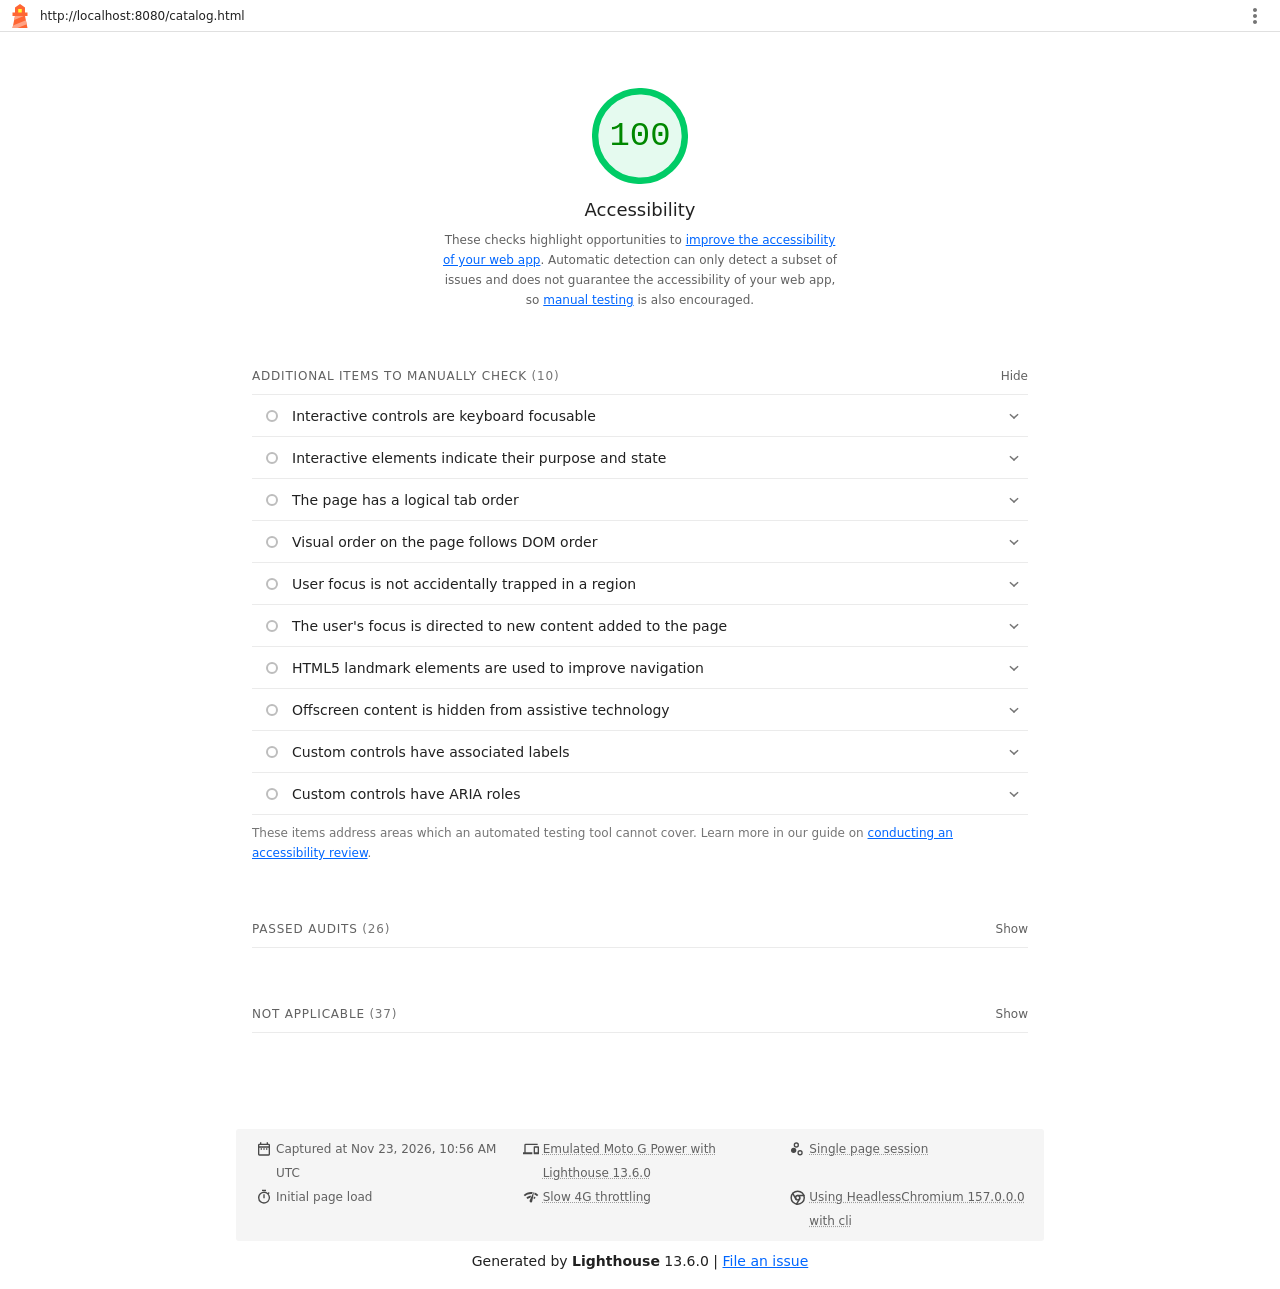
<file: lighthouse/catalog.html>
<!--
@license
Copyright 2018 Google LLC
SPDX-License-Identifier: Apache-2.0
-->
<!doctype html>
<html lang="en">
<head>
  <meta charset="utf-8">
  <meta name="viewport" content="width=device-width, initial-scale=1, minimum-scale=1">
  <link rel="icon" href='data:image/svg+xml;utf8,<svg fill="none" xmlns="http://www.w3.org/2000/svg" viewBox="0 0 48 48"><path d="m14 7 10-7 10 7v10h5v7h-5l5 24H9l5-24H9v-7h5V7Z" fill="%23F63"/><path d="M31.561 24H14l-1.689 8.105L31.561 24ZM18.983 48H9l1.022-4.907L35.723 32.27l1.663 7.98L18.983 48Z" fill="%23FFA385"/><path fill="%23FF3" d="M20.5 10h7v7h-7z"/></svg>'>
  <title>Lighthouse Report</title>
  <style>body {margin: 0}</style>
</head>
<body>
  <noscript>Lighthouse report requires JavaScript. Please enable.</noscript>

  <div id="lh-log"></div>

  <script>window.__LIGHTHOUSE_JSON__ = {"lighthouseVersion":"13.6.0","requestedUrl":"http://localhost:8080/catalog.html","mainDocumentUrl":"http://localhost:8080/catalog.html","finalDisplayedUrl":"http://localhost:8080/catalog.html","finalUrl":"http://localhost:8080/catalog.html","fetchTime":"2026-11-23T10:56:19.765Z","gatherMode":"navigation","runWarnings":[],"userAgent":"Mozilla/5.0 (Macintosh; Intel Mac OS X 10_15_7) AppleWebKit/537.36 (KHTML, like Gecko) HeadlessChrome/157.0.0.0 Safari/537.36","environment":{"networkUserAgent":"Mozilla/5.0 (Linux; Android 11; moto g power (2022)) AppleWebKit/537.36 (KHTML, like Gecko) Chrome/157.0.0.0 Mobile Safari/537.36","hostUserAgent":"Mozilla/5.0 (Macintosh; Intel Mac OS X 10_15_7) AppleWebKit/537.36 (KHTML, like Gecko) HeadlessChrome/157.0.0.0 Safari/537.36","benchmarkIndex":2251.5,"credits":{"axe-core":"4.14.0"}},"audits":{"accesskeys":{"id":"accesskeys","title":"`[accesskey]` values are unique","description":"Access keys let users quickly focus a part of the page. For proper navigation, each access key must be unique. [Learn more about access keys](https://dequeuniversity.com/rules/axe/4.14/accesskeys).","score":null,"scoreDisplayMode":"notApplicable"},"aria-allowed-attr":{"id":"aria-allowed-attr","title":"`[aria-*]` attributes match their roles","description":"Each ARIA `role` supports a specific subset of `aria-*` attributes. Mismatching these invalidates the `aria-*` attributes. [Learn how to match ARIA attributes to their roles](https://dequeuniversity.com/rules/axe/4.14/aria-allowed-attr).","score":1,"scoreDisplayMode":"binary","details":{"type":"table","headings":[{"key":"node","valueType":"node","subItemsHeading":{"key":"relatedNode","valueType":"node"},"label":"Failing Elements"}],"items":[]}},"aria-allowed-role":{"id":"aria-allowed-role","title":"Uses ARIA roles only on compatible elements","description":"Many HTML elements can only be assigned certain ARIA roles. Using ARIA roles where they are not allowed can interfere with the accessibility of the web page. [Learn more about ARIA roles](https://dequeuniversity.com/rules/axe/4.14/aria-allowed-role).","score":null,"scoreDisplayMode":"notApplicable"},"aria-command-name":{"id":"aria-command-name","title":"`button`, `link`, and `menuitem` elements have accessible names","description":"When an element doesn't have an accessible name, screen readers announce it with a generic name, making it unusable for users who rely on screen readers. [Learn how to make command elements more accessible](https://dequeuniversity.com/rules/axe/4.14/aria-command-name).","score":null,"scoreDisplayMode":"notApplicable"},"aria-conditional-attr":{"id":"aria-conditional-attr","title":"ARIA attributes are used as specified for the element's role","description":"Some ARIA attributes are only allowed on an element under certain conditions. [Learn more about conditional ARIA attributes](https://dequeuniversity.com/rules/axe/4.14/aria-conditional-attr).","score":1,"scoreDisplayMode":"binary","details":{"type":"table","headings":[{"key":"node","valueType":"node","subItemsHeading":{"key":"relatedNode","valueType":"node"},"label":"Failing Elements"}],"items":[]}},"aria-deprecated-role":{"id":"aria-deprecated-role","title":"Deprecated ARIA roles were not used","description":"Deprecated ARIA roles may not be processed correctly by assistive technology. [Learn more about deprecated ARIA roles](https://dequeuniversity.com/rules/axe/4.14/aria-deprecated-role).","score":1,"scoreDisplayMode":"binary","details":{"type":"table","headings":[{"key":"node","valueType":"node","subItemsHeading":{"key":"relatedNode","valueType":"node"},"label":"Failing Elements"}],"items":[]}},"aria-dialog-name":{"id":"aria-dialog-name","title":"Elements with `role=\"dialog\"` or `role=\"alertdialog\"` have accessible names.","description":"ARIA dialog elements without accessible names may prevent screen readers users from discerning the purpose of these elements. [Learn how to make ARIA dialog elements more accessible](https://dequeuniversity.com/rules/axe/4.14/aria-dialog-name).","score":null,"scoreDisplayMode":"notApplicable"},"aria-hidden-body":{"id":"aria-hidden-body","title":"`[aria-hidden=\"true\"]` is not present on the document `\u003cbody>`","description":"Assistive technologies, like screen readers, work inconsistently when `aria-hidden=\"true\"` is set on the document `\u003cbody>`. [Learn how `aria-hidden` affects the document body](https://dequeuniversity.com/rules/axe/4.14/aria-hidden-body).","score":1,"scoreDisplayMode":"binary","details":{"type":"table","headings":[{"key":"node","valueType":"node","subItemsHeading":{"key":"relatedNode","valueType":"node"},"label":"Failing Elements"}],"items":[]}},"aria-hidden-focus":{"id":"aria-hidden-focus","title":"`[aria-hidden=\"true\"]` elements do not contain focusable descendents","description":"Focusable descendents within an `[aria-hidden=\"true\"]` element prevent those interactive elements from being available to users of assistive technologies like screen readers. [Learn how `aria-hidden` affects focusable elements](https://dequeuniversity.com/rules/axe/4.14/aria-hidden-focus).","score":1,"scoreDisplayMode":"binary","details":{"type":"table","headings":[{"key":"node","valueType":"node","subItemsHeading":{"key":"relatedNode","valueType":"node"},"label":"Failing Elements"}],"items":[]}},"aria-input-field-name":{"id":"aria-input-field-name","title":"ARIA input fields have accessible names","description":"When an input field doesn't have an accessible name, screen readers announce it with a generic name, making it unusable for users who rely on screen readers. [Learn more about input field labels](https://dequeuniversity.com/rules/axe/4.14/aria-input-field-name).","score":null,"scoreDisplayMode":"notApplicable"},"aria-meter-name":{"id":"aria-meter-name","title":"ARIA `meter` elements have accessible names","description":"When a meter element doesn't have an accessible name, screen readers announce it with a generic name, making it unusable for users who rely on screen readers. [Learn how to name `meter` elements](https://dequeuniversity.com/rules/axe/4.14/aria-meter-name).","score":null,"scoreDisplayMode":"notApplicable"},"aria-progressbar-name":{"id":"aria-progressbar-name","title":"ARIA `progressbar` elements have accessible names","description":"When a `progressbar` element doesn't have an accessible name, screen readers announce it with a generic name, making it unusable for users who rely on screen readers. [Learn how to label `progressbar` elements](https://dequeuniversity.com/rules/axe/4.14/aria-progressbar-name).","score":null,"scoreDisplayMode":"notApplicable"},"aria-prohibited-attr":{"id":"aria-prohibited-attr","title":"Elements use only permitted ARIA attributes","description":"Using ARIA attributes in roles where they are prohibited can mean that important information is not communicated to users of assistive technologies. [Learn more about prohibited ARIA roles](https://dequeuniversity.com/rules/axe/4.14/aria-prohibited-attr).","score":1,"scoreDisplayMode":"binary","details":{"type":"table","headings":[{"key":"node","valueType":"node","subItemsHeading":{"key":"relatedNode","valueType":"node"},"label":"Failing Elements"}],"items":[]}},"aria-required-attr":{"id":"aria-required-attr","title":"`[role]`s have all required `[aria-*]` attributes","description":"Some ARIA roles have required attributes that describe the state of the element to screen readers. [Learn more about roles and required attributes](https://dequeuniversity.com/rules/axe/4.14/aria-required-attr).","score":1,"scoreDisplayMode":"binary","details":{"type":"table","headings":[{"key":"node","valueType":"node","subItemsHeading":{"key":"relatedNode","valueType":"node"},"label":"Failing Elements"}],"items":[]}},"aria-required-children":{"id":"aria-required-children","title":"Elements with an ARIA `[role]` that require children to contain a specific `[role]` have all required children.","description":"Some ARIA parent roles must contain specific child roles to perform their intended accessibility functions. [Learn more about roles and required children elements](https://dequeuniversity.com/rules/axe/4.14/aria-required-children).","score":null,"scoreDisplayMode":"notApplicable"},"aria-required-parent":{"id":"aria-required-parent","title":"`[role]`s are contained by their required parent element","description":"Some ARIA child roles must be contained by specific parent roles to properly perform their intended accessibility functions. [Learn more about ARIA roles and required parent element](https://dequeuniversity.com/rules/axe/4.14/aria-required-parent).","score":null,"scoreDisplayMode":"notApplicable"},"aria-roles":{"id":"aria-roles","title":"`[role]` values are valid","description":"ARIA roles must have valid values in order to perform their intended accessibility functions. [Learn more about valid ARIA roles](https://dequeuniversity.com/rules/axe/4.14/aria-roles).","score":1,"scoreDisplayMode":"binary","details":{"type":"table","headings":[{"key":"node","valueType":"node","subItemsHeading":{"key":"relatedNode","valueType":"node"},"label":"Failing Elements"}],"items":[]}},"aria-text":{"id":"aria-text","title":"Elements with the `role=text` attribute do not have focusable descendents.","description":"Adding `role=text` around a text node split by markup enables VoiceOver to treat it as one phrase, but the element's focusable descendents will not be announced. [Learn more about the `role=text` attribute](https://dequeuniversity.com/rules/axe/4.14/aria-text).","score":null,"scoreDisplayMode":"notApplicable"},"aria-toggle-field-name":{"id":"aria-toggle-field-name","title":"ARIA toggle fields have accessible names","description":"When a toggle field doesn't have an accessible name, screen readers announce it with a generic name, making it unusable for users who rely on screen readers. [Learn more about toggle fields](https://dequeuniversity.com/rules/axe/4.14/aria-toggle-field-name).","score":null,"scoreDisplayMode":"notApplicable"},"aria-tooltip-name":{"id":"aria-tooltip-name","title":"ARIA `tooltip` elements have accessible names","description":"When a tooltip element doesn't have an accessible name, screen readers announce it with a generic name, making it unusable for users who rely on screen readers. [Learn how to name `tooltip` elements](https://dequeuniversity.com/rules/axe/4.14/aria-tooltip-name).","score":null,"scoreDisplayMode":"notApplicable"},"aria-treeitem-name":{"id":"aria-treeitem-name","title":"ARIA `treeitem` elements have accessible names","description":"When a `treeitem` element doesn't have an accessible name, screen readers announce it with a generic name, making it unusable for users who rely on screen readers. [Learn more about labeling `treeitem` elements](https://dequeuniversity.com/rules/axe/4.14/aria-treeitem-name).","score":null,"scoreDisplayMode":"notApplicable"},"aria-valid-attr-value":{"id":"aria-valid-attr-value","title":"`[aria-*]` attributes have valid values","description":"Assistive technologies, like screen readers, can't interpret ARIA attributes with invalid values. [Learn more about valid values for ARIA attributes](https://dequeuniversity.com/rules/axe/4.14/aria-valid-attr-value).","score":1,"scoreDisplayMode":"binary","details":{"type":"table","headings":[{"key":"node","valueType":"node","subItemsHeading":{"key":"relatedNode","valueType":"node"},"label":"Failing Elements"}],"items":[]}},"aria-valid-attr":{"id":"aria-valid-attr","title":"`[aria-*]` attributes are valid and not misspelled","description":"Assistive technologies, like screen readers, can't interpret ARIA attributes with invalid names. [Learn more about valid ARIA attributes](https://dequeuniversity.com/rules/axe/4.14/aria-valid-attr).","score":1,"scoreDisplayMode":"binary","details":{"type":"table","headings":[{"key":"node","valueType":"node","subItemsHeading":{"key":"relatedNode","valueType":"node"},"label":"Failing Elements"}],"items":[]}},"button-name":{"id":"button-name","title":"Buttons have an accessible name","description":"When a button doesn't have an accessible name, screen readers announce it as \"button\", making it unusable for users who rely on screen readers. [Learn how to make buttons more accessible](https://dequeuniversity.com/rules/axe/4.14/button-name).","score":1,"scoreDisplayMode":"binary","details":{"type":"table","headings":[{"key":"node","valueType":"node","subItemsHeading":{"key":"relatedNode","valueType":"node"},"label":"Failing Elements"}],"items":[]}},"bypass":{"id":"bypass","title":"The page contains a heading, skip link, or landmark region","description":"Adding ways to bypass repetitive content lets keyboard users navigate the page more efficiently. [Learn more about bypass blocks](https://dequeuniversity.com/rules/axe/4.14/bypass).","score":null,"scoreDisplayMode":"notApplicable"},"color-contrast":{"id":"color-contrast","title":"Background and foreground colors have a sufficient contrast ratio","description":"Low-contrast text is difficult or impossible for many users to read. [Learn how to provide sufficient color contrast](https://dequeuniversity.com/rules/axe/4.14/color-contrast).","score":1,"scoreDisplayMode":"binary","details":{"type":"table","headings":[{"key":"node","valueType":"node","subItemsHeading":{"key":"relatedNode","valueType":"node"},"label":"Failing Elements"}],"items":[]}},"definition-list":{"id":"definition-list","title":"`\u003cdl>`'s contain only properly-ordered `\u003cdt>` and `\u003cdd>` groups, `\u003cscript>`, `\u003ctemplate>` or `\u003cdiv>` elements.","description":"When definition lists are not properly marked up, screen readers may produce confusing or inaccurate output. [Learn how to structure definition lists correctly](https://dequeuniversity.com/rules/axe/4.14/definition-list).","score":null,"scoreDisplayMode":"notApplicable"},"dlitem":{"id":"dlitem","title":"Definition list items are wrapped in `\u003cdl>` elements","description":"Definition list items (`\u003cdt>` and `\u003cdd>`) must be wrapped in a parent `\u003cdl>` element to ensure that screen readers can properly announce them. [Learn how to structure definition lists correctly](https://dequeuniversity.com/rules/axe/4.14/dlitem).","score":null,"scoreDisplayMode":"notApplicable"},"document-title":{"id":"document-title","title":"Document has a `\u003ctitle>` element","description":"The title gives screen reader users an overview of the page, and search engine users rely on it heavily to determine if a page is relevant to their search. [Learn more about document titles](https://dequeuniversity.com/rules/axe/4.14/document-title).","score":1,"scoreDisplayMode":"binary","details":{"type":"table","headings":[{"key":"node","valueType":"node","subItemsHeading":{"key":"relatedNode","valueType":"node"},"label":"Failing Elements"}],"items":[]}},"duplicate-id-aria":{"id":"duplicate-id-aria","title":"ARIA IDs are unique","description":"The value of an ARIA ID must be unique to prevent other instances from being overlooked by assistive technologies. [Learn how to fix duplicate ARIA IDs](https://dequeuniversity.com/rules/axe/4.14/duplicate-id-aria).","score":null,"scoreDisplayMode":"notApplicable"},"empty-heading":{"id":"empty-heading","title":"All heading elements contain content.","description":"A heading with no content or inaccessible text prevent screen reader users from accessing information on the page's structure. [Learn more about headings](https://dequeuniversity.com/rules/axe/4.14/empty-heading).","score":null,"scoreDisplayMode":"notApplicable"},"form-field-multiple-labels":{"id":"form-field-multiple-labels","title":"No form fields have multiple labels","description":"Form fields with multiple labels can be confusingly announced by assistive technologies like screen readers which use either the first, the last, or all of the labels. [Learn how to use form labels](https://dequeuniversity.com/rules/axe/4.14/form-field-multiple-labels).","score":null,"scoreDisplayMode":"notApplicable"},"frame-title":{"id":"frame-title","title":"`\u003cframe>` or `\u003ciframe>` elements have a title","description":"Screen reader users rely on frame titles to describe the contents of frames. [Learn more about frame titles](https://dequeuniversity.com/rules/axe/4.14/frame-title).","score":null,"scoreDisplayMode":"notApplicable"},"heading-order":{"id":"heading-order","title":"Heading elements appear in a sequentially-descending order","description":"Properly ordered headings that do not skip levels convey the semantic structure of the page, making it easier to navigate and understand when using assistive technologies. [Learn more about heading order](https://dequeuniversity.com/rules/axe/4.14/heading-order).","score":1,"scoreDisplayMode":"binary","details":{"type":"table","headings":[{"key":"node","valueType":"node","subItemsHeading":{"key":"relatedNode","valueType":"node"},"label":"Failing Elements"}],"items":[]}},"html-has-lang":{"id":"html-has-lang","title":"`\u003chtml>` element has a `[lang]` attribute","description":"If a page doesn't specify a `lang` attribute, a screen reader assumes that the page is in the default language that the user chose when setting up the screen reader. If the page isn't actually in the default language, then the screen reader might not announce the page's text correctly. [Learn more about the `lang` attribute](https://dequeuniversity.com/rules/axe/4.14/html-has-lang).","score":1,"scoreDisplayMode":"binary","details":{"type":"table","headings":[{"key":"node","valueType":"node","subItemsHeading":{"key":"relatedNode","valueType":"node"},"label":"Failing Elements"}],"items":[]}},"html-lang-valid":{"id":"html-lang-valid","title":"`\u003chtml>` element has a valid value for its `[lang]` attribute","description":"Specifying a valid [BCP 47 language](https://www.w3.org/International/questions/qa-choosing-language-tags#question) helps screen readers announce text properly. [Learn how to use the `lang` attribute](https://dequeuniversity.com/rules/axe/4.14/html-lang-valid).","score":1,"scoreDisplayMode":"binary","details":{"type":"table","headings":[{"key":"node","valueType":"node","subItemsHeading":{"key":"relatedNode","valueType":"node"},"label":"Failing Elements"}],"items":[]}},"html-xml-lang-mismatch":{"id":"html-xml-lang-mismatch","title":"`\u003chtml>` element has an `[xml:lang]` attribute with the same base language as the `[lang]` attribute.","description":"If the webpage does not specify a consistent language, then the screen reader might not announce the page's text correctly. [Learn more about the `lang` attribute](https://dequeuniversity.com/rules/axe/4.14/html-xml-lang-mismatch).","score":null,"scoreDisplayMode":"notApplicable"},"identical-links-same-purpose":{"id":"identical-links-same-purpose","title":"Identical links have the same purpose.","description":"Links with the same destination should have the same description, to help users understand the link's purpose and decide whether to follow it. [Learn more about identical links](https://dequeuniversity.com/rules/axe/4.14/identical-links-same-purpose).","score":null,"scoreDisplayMode":"notApplicable"},"image-alt":{"id":"image-alt","title":"Image elements have `[alt]` attributes","description":"Informative elements should aim for short, descriptive alternate text. Decorative elements can be ignored with an empty alt attribute. [Learn more about the `alt` attribute](https://dequeuniversity.com/rules/axe/4.14/image-alt).","score":1,"scoreDisplayMode":"binary","details":{"type":"table","headings":[{"key":"node","valueType":"node","subItemsHeading":{"key":"relatedNode","valueType":"node"},"label":"Failing Elements"}],"items":[]}},"image-redundant-alt":{"id":"image-redundant-alt","title":"Image elements do not have `[alt]` attributes that are redundant text.","description":"Informative elements should aim for short, descriptive alternative text. Alternative text that is exactly the same as the text adjacent to the link or image is potentially confusing for screen reader users, because the text will be read twice. [Learn more about the `alt` attribute](https://dequeuniversity.com/rules/axe/4.14/image-redundant-alt).","score":null,"scoreDisplayMode":"notApplicable"},"input-button-name":{"id":"input-button-name","title":"Input buttons have discernible text.","description":"Adding discernable and accessible text to input buttons may help screen reader users understand the purpose of the input button. [Learn more about input buttons](https://dequeuniversity.com/rules/axe/4.14/input-button-name).","score":null,"scoreDisplayMode":"notApplicable"},"input-image-alt":{"id":"input-image-alt","title":"`\u003cinput type=\"image\">` elements have `[alt]` text","description":"When an image is being used as an `\u003cinput>` button, providing alternative text can help screen reader users understand the purpose of the button. [Learn about input image alt text](https://dequeuniversity.com/rules/axe/4.14/input-image-alt).","score":null,"scoreDisplayMode":"notApplicable"},"label-content-name-mismatch":{"id":"label-content-name-mismatch","title":"Elements with visible text labels have matching accessible names.","description":"Visible text labels that do not match the accessible name can result in a confusing experience for screen reader users. [Learn more about accessible names](https://dequeuniversity.com/rules/axe/4.14/label-content-name-mismatch).","score":1,"scoreDisplayMode":"binary","details":{"type":"table","headings":[{"key":"node","valueType":"node","subItemsHeading":{"key":"relatedNode","valueType":"node"},"label":"Failing Elements"}],"items":[]}},"label":{"id":"label","title":"Form elements have associated labels","description":"Labels ensure that form controls are announced properly by assistive technologies, like screen readers. [Learn more about form element labels](https://dequeuniversity.com/rules/axe/4.14/label).","score":1,"scoreDisplayMode":"binary","details":{"type":"table","headings":[{"key":"node","valueType":"node","subItemsHeading":{"key":"relatedNode","valueType":"node"},"label":"Failing Elements"}],"items":[]}},"landmark-one-main":{"id":"landmark-one-main","title":"Document has a main landmark.","description":"One main landmark helps screen reader users navigate a web page. [Learn more about landmarks](https://dequeuniversity.com/rules/axe/4.14/landmark-one-main).","score":1,"scoreDisplayMode":"binary","details":{"type":"table","headings":[{"key":"node","valueType":"node","subItemsHeading":{"key":"relatedNode","valueType":"node"},"label":"Failing Elements"}],"items":[]}},"link-name":{"id":"link-name","title":"Links have a discernible name","description":"Link text (and alternate text for images, when used as links) that is discernible, unique, and focusable improves the navigation experience for screen reader users. [Learn how to make links accessible](https://dequeuniversity.com/rules/axe/4.14/link-name).","score":1,"scoreDisplayMode":"binary","details":{"type":"table","headings":[{"key":"node","valueType":"node","subItemsHeading":{"key":"relatedNode","valueType":"node"},"label":"Failing Elements"}],"items":[]}},"link-in-text-block":{"id":"link-in-text-block","title":"Links are distinguishable without relying on color.","description":"Low-contrast text is difficult or impossible for many users to read. Link text that is discernible improves the experience for users with low vision. [Learn how to make links distinguishable](https://dequeuniversity.com/rules/axe/4.14/link-in-text-block).","score":null,"scoreDisplayMode":"notApplicable"},"list":{"id":"list","title":"Lists contain only `\u003cli>` elements and script supporting elements (`\u003cscript>` and `\u003ctemplate>`).","description":"Screen readers have a specific way of announcing lists. Ensuring proper list structure aids screen reader output. [Learn more about proper list structure](https://dequeuniversity.com/rules/axe/4.14/list).","score":1,"scoreDisplayMode":"binary","details":{"type":"table","headings":[{"key":"node","valueType":"node","subItemsHeading":{"key":"relatedNode","valueType":"node"},"label":"Failing Elements"}],"items":[]}},"listitem":{"id":"listitem","title":"List items (`\u003cli>`) are contained within `\u003cul>`, `\u003col>` or `\u003cmenu>` parent elements","description":"Screen readers require list items (`\u003cli>`) to be contained within a parent `\u003cul>`, `\u003col>` or `\u003cmenu>` to be announced properly. [Learn more about proper list structure](https://dequeuniversity.com/rules/axe/4.14/listitem).","score":1,"scoreDisplayMode":"binary","details":{"type":"table","headings":[{"key":"node","valueType":"node","subItemsHeading":{"key":"relatedNode","valueType":"node"},"label":"Failing Elements"}],"items":[]}},"meta-refresh":{"id":"meta-refresh","title":"The document does not use `\u003cmeta http-equiv=\"refresh\">`","description":"Users do not expect a page to refresh automatically, and doing so will move focus back to the top of the page. This may create a frustrating or confusing experience. [Learn more about the refresh meta tag](https://dequeuniversity.com/rules/axe/4.14/meta-refresh).","score":null,"scoreDisplayMode":"notApplicable"},"meta-viewport":{"id":"meta-viewport","title":"`[user-scalable=\"no\"]` is not used in the `\u003cmeta name=\"viewport\">` element and the `[maximum-scale]` attribute is not less than 5.","description":"Disabling zooming is problematic for users with low vision who rely on screen magnification to properly see the contents of a web page. [Learn more about the viewport meta tag](https://dequeuniversity.com/rules/axe/4.14/meta-viewport).","score":1,"scoreDisplayMode":"binary","details":{"type":"table","headings":[{"key":"node","valueType":"node","subItemsHeading":{"key":"relatedNode","valueType":"node"},"label":"Failing Elements"}],"items":[]}},"object-alt":{"id":"object-alt","title":"`\u003cobject>` elements have alternate text","description":"Screen readers cannot translate non-text content. Adding alternate text to `\u003cobject>` elements helps screen readers convey meaning to users. [Learn more about alt text for `object` elements](https://dequeuniversity.com/rules/axe/4.14/object-alt).","score":null,"scoreDisplayMode":"notApplicable"},"select-name":{"id":"select-name","title":"Select elements have associated label elements.","description":"Form elements without effective labels can create frustrating experiences for screen reader users. [Learn more about the `select` element](https://dequeuniversity.com/rules/axe/4.14/select-name).","score":null,"scoreDisplayMode":"notApplicable"},"skip-link":{"id":"skip-link","title":"Skip links are focusable.","description":"Including a skip link can help users skip to the main content to save time. [Learn more about skip links](https://dequeuniversity.com/rules/axe/4.14/skip-link).","score":1,"scoreDisplayMode":"binary","details":{"type":"table","headings":[{"key":"node","valueType":"node","subItemsHeading":{"key":"relatedNode","valueType":"node"},"label":"Failing Elements"}],"items":[]}},"tabindex":{"id":"tabindex","title":"No element has a `[tabindex]` value greater than 0","description":"A value greater than 0 implies an explicit navigation ordering. Although technically valid, this often creates frustrating experiences for users who rely on assistive technologies. [Learn more about the `tabindex` attribute](https://dequeuniversity.com/rules/axe/4.14/tabindex).","score":1,"scoreDisplayMode":"binary","details":{"type":"table","headings":[{"key":"node","valueType":"node","subItemsHeading":{"key":"relatedNode","valueType":"node"},"label":"Failing Elements"}],"items":[]}},"table-duplicate-name":{"id":"table-duplicate-name","title":"Tables have different content in the summary attribute and `\u003ccaption>`.","description":"The summary attribute should describe the table structure, while `\u003ccaption>` should have the onscreen title. Accurate table mark-up helps users of screen readers. [Learn more about summary and caption](https://dequeuniversity.com/rules/axe/4.14/table-duplicate-name).","score":null,"scoreDisplayMode":"notApplicable"},"table-fake-caption":{"id":"table-fake-caption","title":"Tables use `\u003ccaption>` instead of cells with the `[colspan]` attribute to indicate a caption.","description":"Screen readers have features to make navigating tables easier. Ensuring that tables use the actual caption element instead of cells with the `[colspan]` attribute may improve the experience for screen reader users. [Learn more about captions](https://dequeuniversity.com/rules/axe/4.14/table-fake-caption).","score":null,"scoreDisplayMode":"notApplicable"},"target-size":{"id":"target-size","title":"Touch targets have sufficient size and spacing.","description":"Touch targets with sufficient size and spacing help users who may have difficulty targeting small controls to activate the targets. [Learn more about touch targets](https://dequeuniversity.com/rules/axe/4.14/target-size).","score":1,"scoreDisplayMode":"binary","details":{"type":"table","headings":[{"key":"node","valueType":"node","subItemsHeading":{"key":"relatedNode","valueType":"node"},"label":"Failing Elements"}],"items":[]}},"td-has-header":{"id":"td-has-header","title":"`\u003ctd>` elements in a large `\u003ctable>` have one or more table headers.","description":"Screen readers have features to make navigating tables easier. Ensuring that `\u003ctd>` elements in a large table (3 or more cells in width and height) have an associated table header may improve the experience for screen reader users. [Learn more about table headers](https://dequeuniversity.com/rules/axe/4.14/td-has-header).","score":null,"scoreDisplayMode":"notApplicable"},"td-headers-attr":{"id":"td-headers-attr","title":"Cells in a `\u003ctable>` element that use the `[headers]` attribute refer to table cells within the same table.","description":"Screen readers have features to make navigating tables easier. Ensuring `\u003ctd>` cells using the `[headers]` attribute only refer to other cells in the same table may improve the experience for screen reader users. [Learn more about the `headers` attribute](https://dequeuniversity.com/rules/axe/4.14/td-headers-attr).","score":null,"scoreDisplayMode":"notApplicable"},"th-has-data-cells":{"id":"th-has-data-cells","title":"`\u003cth>` elements and elements with `[role=\"columnheader\"/\"rowheader\"]` have data cells they describe.","description":"Screen readers have features to make navigating tables easier. Ensuring table headers always refer to some set of cells may improve the experience for screen reader users. [Learn more about table headers](https://dequeuniversity.com/rules/axe/4.14/th-has-data-cells).","score":null,"scoreDisplayMode":"notApplicable"},"valid-lang":{"id":"valid-lang","title":"`[lang]` attributes have a valid value","description":"Specifying a valid [BCP 47 language](https://www.w3.org/International/questions/qa-choosing-language-tags#question) on elements helps ensure that text is pronounced correctly by a screen reader. [Learn how to use the `lang` attribute](https://dequeuniversity.com/rules/axe/4.14/valid-lang).","score":null,"scoreDisplayMode":"notApplicable"},"video-caption":{"id":"video-caption","title":"`\u003cvideo>` elements contain a `\u003ctrack>` element with `[kind=\"captions\"]`","description":"When a video provides a caption it is easier for deaf and hearing impaired users to access its information. [Learn more about video captions](https://dequeuniversity.com/rules/axe/4.14/video-caption).","score":null,"scoreDisplayMode":"notApplicable"},"custom-controls-labels":{"id":"custom-controls-labels","title":"Custom controls have associated labels","description":"Custom interactive controls have associated labels, provided by aria-label or aria-labelledby. [Learn more about custom controls and labels](https://developer.chrome.com/docs/lighthouse/accessibility/custom-controls-labels/).","score":null,"scoreDisplayMode":"manual"},"custom-controls-roles":{"id":"custom-controls-roles","title":"Custom controls have ARIA roles","description":"Custom interactive controls have appropriate ARIA roles. [Learn how to add roles to custom controls](https://developer.chrome.com/docs/lighthouse/accessibility/custom-control-roles/).","score":null,"scoreDisplayMode":"manual"},"focus-traps":{"id":"focus-traps","title":"User focus is not accidentally trapped in a region","description":"A user can tab into and out of any control or region without accidentally trapping their focus. [Learn how to avoid focus traps](https://developer.chrome.com/docs/lighthouse/accessibility/focus-traps/).","score":null,"scoreDisplayMode":"manual"},"focusable-controls":{"id":"focusable-controls","title":"Interactive controls are keyboard focusable","description":"Custom interactive controls are keyboard focusable and display a focus indicator. [Learn how to make custom controls focusable](https://developer.chrome.com/docs/lighthouse/accessibility/focusable-controls/).","score":null,"scoreDisplayMode":"manual"},"interactive-element-affordance":{"id":"interactive-element-affordance","title":"Interactive elements indicate their purpose and state","description":"Interactive elements, such as links and buttons, should indicate their state and be distinguishable from non-interactive elements. [Learn how to decorate interactive elements with affordance hints](https://developer.chrome.com/docs/lighthouse/accessibility/interactive-element-affordance/).","score":null,"scoreDisplayMode":"manual"},"logical-tab-order":{"id":"logical-tab-order","title":"The page has a logical tab order","description":"Tabbing through the page follows the visual layout. Users cannot focus elements that are offscreen. [Learn more about logical tab ordering](https://developer.chrome.com/docs/lighthouse/accessibility/logical-tab-order/).","score":null,"scoreDisplayMode":"manual"},"managed-focus":{"id":"managed-focus","title":"The user's focus is directed to new content added to the page","description":"If new content, such as a dialog, is added to the page, the user's focus is directed to it. [Learn how to direct focus to new content](https://developer.chrome.com/docs/lighthouse/accessibility/managed-focus/).","score":null,"scoreDisplayMode":"manual"},"offscreen-content-hidden":{"id":"offscreen-content-hidden","title":"Offscreen content is hidden from assistive technology","description":"Offscreen content is hidden with display: none or aria-hidden=true. [Learn how to properly hide offscreen content](https://developer.chrome.com/docs/lighthouse/accessibility/offscreen-content-hidden/).","score":null,"scoreDisplayMode":"manual"},"use-landmarks":{"id":"use-landmarks","title":"HTML5 landmark elements are used to improve navigation","description":"Landmark elements (`\u003cmain>`, `\u003cnav>`, etc.) are used to improve the keyboard navigation of the page for assistive technology. [Learn more about landmark elements](https://developer.chrome.com/docs/lighthouse/accessibility/use-landmarks/).","score":null,"scoreDisplayMode":"manual"},"visual-order-follows-dom":{"id":"visual-order-follows-dom","title":"Visual order on the page follows DOM order","description":"DOM order matches the visual order, improving navigation for assistive technology. [Learn more about DOM and visual ordering](https://developer.chrome.com/docs/lighthouse/accessibility/visual-order-follows-dom/).","score":null,"scoreDisplayMode":"manual"},"autocomplete-valid":{"id":"autocomplete-valid","title":"`autocomplete` attributes are used correctly","description":"The `autocomplete` attribute values must be valid and correctly applied for screen readers to function correctly. [Learn more about valid autocomplete values](https://dequeuniversity.com/rules/axe/4.14/autocomplete-valid).","score":null,"scoreDisplayMode":"notApplicable"},"presentation-role-conflict":{"id":"presentation-role-conflict","title":"Elements with `role=\"none\"` or `role=\"presentation\"` do not have conflicts","description":"There are certain cases where the semantic role of an element with `role=\"none\"` or `role=\"presentation\"` does not resolve to none or presentation. To ensure the element remains removed from the accessibility tree, you should not add any global ARIA attributes to the element or make it focusable. [Learn more about presentation role conflict](https://dequeuniversity.com/rules/axe/4.14/presentation-role-conflict).","score":null,"scoreDisplayMode":"notApplicable"},"svg-img-alt":{"id":"svg-img-alt","title":"SVG elements with an `img` role have an accessible text alternative","description":"Ensures SVG elements with an `img`, `graphics-document` or `graphics-symbol` role have an accessible text alternative. [Learn more about SVG alt text](https://dequeuniversity.com/rules/axe/4.14/svg-img-alt).","score":null,"scoreDisplayMode":"notApplicable"}},"configSettings":{"output":["html","json"],"maxWaitForFcp":30000,"maxWaitForLoad":45000,"pauseAfterFcpMs":1000,"pauseAfterLoadMs":1000,"networkQuietThresholdMs":1000,"cpuQuietThresholdMs":1000,"formFactor":"mobile","throttling":{"rttMs":150,"throughputKbps":1638.4,"requestLatencyMs":562.5,"downloadThroughputKbps":1474.5600000000002,"uploadThroughputKbps":675,"cpuSlowdownMultiplier":4},"throttlingMethod":"simulate","screenEmulation":{"mobile":true,"width":412,"height":823,"deviceScaleFactor":1.75,"disabled":false},"emulatedUserAgent":"Mozilla/5.0 (Linux; Android 11; moto g power (2022)) AppleWebKit/537.36 (KHTML, like Gecko) Chrome/136.0.0.0 Mobile Safari/537.36","auditMode":false,"gatherMode":false,"clearStorageTypes":["file_systems","shader_cache","service_workers","cache_storage"],"disableStorageReset":false,"debugNavigation":false,"channel":"cli","usePassiveGathering":false,"disableFullPageScreenshot":false,"skipAboutBlank":false,"blankPage":"about:blank","ignoreStatusCode":false,"locale":"en-US","blockedUrlPatterns":null,"additionalTraceCategories":null,"extraHeaders":null,"precomputedLanternData":null,"onlyAudits":null,"onlyCategories":["accessibility"],"skipAudits":null},"categories":{"accessibility":{"title":"Accessibility","description":"These checks highlight opportunities to [improve the accessibility of your web app](https://developer.chrome.com/docs/lighthouse/accessibility/). Automatic detection can only detect a subset of issues and does not guarantee the accessibility of your web app, so [manual testing](https://web.dev/articles/how-to-review) is also encouraged.","manualDescription":"These items address areas which an automated testing tool cannot cover. Learn more in our guide on [conducting an accessibility review](https://web.dev/articles/how-to-review).","supportedModes":["navigation","snapshot"],"auditRefs":[{"id":"accesskeys","weight":0,"group":"a11y-navigation"},{"id":"aria-allowed-attr","weight":10,"group":"a11y-aria"},{"id":"aria-command-name","weight":0,"group":"a11y-aria"},{"id":"aria-conditional-attr","weight":7,"group":"a11y-aria"},{"id":"aria-deprecated-role","weight":1,"group":"a11y-aria"},{"id":"aria-dialog-name","weight":0,"group":"a11y-aria"},{"id":"aria-hidden-body","weight":10,"group":"a11y-aria"},{"id":"aria-hidden-focus","weight":7,"group":"a11y-aria"},{"id":"aria-input-field-name","weight":0,"group":"a11y-aria"},{"id":"aria-meter-name","weight":0,"group":"a11y-aria"},{"id":"aria-progressbar-name","weight":0,"group":"a11y-aria"},{"id":"aria-prohibited-attr","weight":7,"group":"a11y-aria"},{"id":"aria-required-attr","weight":10,"group":"a11y-aria"},{"id":"aria-required-children","weight":0,"group":"a11y-aria"},{"id":"aria-required-parent","weight":0,"group":"a11y-aria"},{"id":"aria-roles","weight":10,"group":"a11y-aria"},{"id":"aria-text","weight":0,"group":"a11y-aria"},{"id":"aria-toggle-field-name","weight":0,"group":"a11y-aria"},{"id":"aria-tooltip-name","weight":0,"group":"a11y-aria"},{"id":"aria-treeitem-name","weight":0,"group":"a11y-aria"},{"id":"aria-valid-attr-value","weight":10,"group":"a11y-aria"},{"id":"aria-valid-attr","weight":10,"group":"a11y-aria"},{"id":"button-name","weight":10,"group":"a11y-names-labels"},{"id":"bypass","weight":0,"group":"a11y-navigation"},{"id":"color-contrast","weight":7,"group":"a11y-color-contrast"},{"id":"definition-list","weight":0,"group":"a11y-tables-lists"},{"id":"dlitem","weight":0,"group":"a11y-tables-lists"},{"id":"document-title","weight":7,"group":"a11y-names-labels"},{"id":"duplicate-id-aria","weight":0,"group":"a11y-aria"},{"id":"form-field-multiple-labels","weight":0,"group":"a11y-names-labels"},{"id":"frame-title","weight":0,"group":"a11y-names-labels"},{"id":"heading-order","weight":3,"group":"a11y-navigation"},{"id":"html-has-lang","weight":7,"group":"a11y-language"},{"id":"html-lang-valid","weight":7,"group":"a11y-language"},{"id":"html-xml-lang-mismatch","weight":0,"group":"a11y-language"},{"id":"image-alt","weight":10,"group":"a11y-names-labels"},{"id":"input-button-name","weight":0,"group":"a11y-names-labels"},{"id":"input-image-alt","weight":0,"group":"a11y-names-labels"},{"id":"label","weight":10,"group":"a11y-names-labels"},{"id":"link-in-text-block","weight":0,"group":"a11y-color-contrast"},{"id":"link-name","weight":7,"group":"a11y-names-labels"},{"id":"list","weight":7,"group":"a11y-tables-lists"},{"id":"listitem","weight":7,"group":"a11y-tables-lists"},{"id":"meta-refresh","weight":0,"group":"a11y-best-practices"},{"id":"meta-viewport","weight":10,"group":"a11y-best-practices"},{"id":"object-alt","weight":0,"group":"a11y-names-labels"},{"id":"select-name","weight":0,"group":"a11y-names-labels"},{"id":"skip-link","weight":3,"group":"a11y-names-labels"},{"id":"tabindex","weight":7,"group":"a11y-navigation"},{"id":"target-size","weight":7,"group":"a11y-best-practices"},{"id":"td-headers-attr","weight":0,"group":"a11y-tables-lists"},{"id":"th-has-data-cells","weight":0,"group":"a11y-tables-lists"},{"id":"valid-lang","weight":0,"group":"a11y-language"},{"id":"video-caption","weight":0,"group":"a11y-audio-video"},{"id":"landmark-one-main","weight":3,"group":"a11y-best-practices"},{"id":"autocomplete-valid","weight":0,"group":"a11y-best-practices"},{"id":"presentation-role-conflict","weight":0,"group":"a11y-best-practices"},{"id":"svg-img-alt","weight":0,"group":"a11y-best-practices"},{"id":"focusable-controls","weight":0},{"id":"interactive-element-affordance","weight":0},{"id":"logical-tab-order","weight":0},{"id":"visual-order-follows-dom","weight":0},{"id":"focus-traps","weight":0},{"id":"managed-focus","weight":0},{"id":"use-landmarks","weight":0},{"id":"offscreen-content-hidden","weight":0},{"id":"custom-controls-labels","weight":0},{"id":"custom-controls-roles","weight":0},{"id":"table-duplicate-name","weight":0,"group":"a11y-best-practices"},{"id":"empty-heading","weight":0,"group":"a11y-best-practices"},{"id":"aria-allowed-role","weight":0,"group":"a11y-best-practices"},{"id":"image-redundant-alt","weight":0,"group":"a11y-names-labels"},{"id":"identical-links-same-purpose","weight":0,"group":"a11y-best-practices"},{"id":"label-content-name-mismatch","weight":0,"group":"hidden"},{"id":"table-fake-caption","weight":0,"group":"hidden"},{"id":"td-has-header","weight":0,"group":"hidden"}],"id":"accessibility","score":1}},"categoryGroups":{"metrics":{"title":"Metrics"},"insights":{"title":"Insights","description":"These insights are also available in the Chrome DevTools Performance Panel - [record a trace](https://developer.chrome.com/docs/devtools/performance/reference) to view more detailed information."},"diagnostics":{"title":"Diagnostics","description":"More information about the performance of your application. These numbers don't [directly affect](https://developer.chrome.com/docs/lighthouse/performance/performance-scoring/) the Performance score."},"a11y-best-practices":{"title":"Best practices","description":"These items highlight common accessibility best practices."},"a11y-color-contrast":{"title":"Contrast","description":"These are opportunities to improve the legibility of your content."},"a11y-names-labels":{"title":"Names and labels","description":"These are opportunities to improve the semantics of the controls in your application. This may enhance the experience for users of assistive technology, like a screen reader."},"a11y-navigation":{"title":"Navigation","description":"These are opportunities to improve keyboard navigation in your application."},"a11y-aria":{"title":"ARIA","description":"These are opportunities to improve the usage of ARIA in your application which may enhance the experience for users of assistive technology, like a screen reader."},"a11y-language":{"title":"Internationalization and localization","description":"These are opportunities to improve the interpretation of your content by users in different locales."},"a11y-audio-video":{"title":"Audio and video","description":"These are opportunities to provide alternative content for audio and video. This may improve the experience for users with hearing or vision impairments."},"a11y-tables-lists":{"title":"Tables and lists","description":"These are opportunities to improve the experience of reading tabular or list data using assistive technology, like a screen reader."},"seo-mobile":{"title":"Mobile Friendly","description":"Make sure your pages are mobile friendly so users don’t have to pinch or zoom in order to read the content pages. [Learn how to make pages mobile-friendly](https://developers.google.com/search/mobile-sites/)."},"seo-content":{"title":"Content Best Practices","description":"Format your HTML in a way that enables crawlers to better understand your app’s content."},"seo-crawl":{"title":"Crawling and Indexing","description":"To appear in search results, crawlers need access to your app."},"best-practices-trust-safety":{"title":"Trust and Safety"},"best-practices-ux":{"title":"User Experience"},"best-practices-browser-compat":{"title":"Browser Compatibility"},"best-practices-general":{"title":"General"},"webmcp":{"title":"WebMCP","description":"Audits validating WebMCP integration."},"agent-accessibility":{"title":"Agent Accessibility","description":"These audits highlight best practices for improving the accessibility of the website for AI agents."},"agent-discoverability":{"title":"Agent Discoverability","description":"These audits validate that websites expose discoverable resources, documentation, and catalogs for AI agents."},"hidden":{"title":""}},"stackPacks":[],"entities":[{"name":"localhost","origins":["http://localhost:8080"],"isFirstParty":true,"isUnrecognized":true}],"fullPageScreenshot":{"screenshot":{"data":"[data-uri]","width":412,"height":7964},"nodes":{"1-0-BUTTON":{"id":"","top":17,"bottom":61,"left":210,"right":254,"width":44,"height":44},"1-1-BUTTON":{"id":"","top":17,"bottom":61,"left":355,"right":392,"width":37,"height":44}}},"timing":{"entries":[{"startTime":868.79,"name":"lh:config","duration":259.94,"entryType":"measure"},{"startTime":870.25,"name":"lh:config:resolveArtifactsToDefns","duration":24.26,"entryType":"measure"},{"startTime":1128.84,"name":"lh:runner:gather","duration":5085.78,"entryType":"measure"},{"startTime":1188.51,"name":"lh:driver:connect","duration":8.17,"entryType":"measure"},{"startTime":1196.92,"name":"lh:driver:navigate","duration":6.24,"entryType":"measure"},{"startTime":1203.57,"name":"lh:gather:getBenchmarkIndex","duration":1005.43,"entryType":"measure"},{"startTime":2209.27,"name":"lh:gather:getVersion","duration":0.7,"entryType":"measure"},{"startTime":2210.03,"name":"lh:gather:getDevicePixelRatio","duration":0.73,"entryType":"measure"},{"startTime":2212.06,"name":"lh:prepare:navigationMode","duration":42.1,"entryType":"measure"},{"startTime":2212.61,"name":"lh:gather:getVersion","duration":0.34,"entryType":"measure"},{"startTime":2224.51,"name":"lh:storage:clearDataForOrigin","duration":20.26,"entryType":"measure"},{"startTime":2244.88,"name":"lh:storage:clearBrowserCaches","duration":8.28,"entryType":"measure"},{"startTime":2253.66,"name":"lh:gather:prepareThrottlingAndNetwork","duration":0.49,"entryType":"measure"},{"startTime":2261.08,"name":"lh:driver:navigate","duration":2416.43,"entryType":"measure"},{"startTime":4681.39,"name":"lh:computed:NetworkRecords","duration":1.1,"entryType":"measure"},{"startTime":4683,"name":"lh:gather:getArtifact:DevtoolsLog","duration":0.03,"entryType":"measure"},{"startTime":4683.03,"name":"lh:gather:getArtifact:Accessibility","duration":228.59,"entryType":"measure"},{"startTime":4912.01,"name":"lh:gather:getArtifact:NetworkUserAgent","duration":0.11,"entryType":"measure"},{"startTime":4912.14,"name":"lh:gather:getArtifact:Stacks","duration":8.45,"entryType":"measure"},{"startTime":4912.23,"name":"lh:gather:collectStacks","duration":8.35,"entryType":"measure"},{"startTime":4920.6,"name":"lh:gather:getArtifact:FullPageScreenshot","duration":1277.01,"entryType":"measure"},{"startTime":6193.37,"name":"lh:gather:getVersion","duration":0.72,"entryType":"measure"},{"startTime":6214.91,"name":"lh:runner:audit","duration":111.21,"entryType":"measure"},{"startTime":6214.99,"name":"lh:runner:auditing","duration":110.71,"entryType":"measure"},{"startTime":6215.81,"name":"lh:audit:accesskeys","duration":1.28,"entryType":"measure"},{"startTime":6217.29,"name":"lh:audit:aria-allowed-attr","duration":2.78,"entryType":"measure"},{"startTime":6220.3,"name":"lh:audit:aria-allowed-role","duration":2.7,"entryType":"measure"},{"startTime":6223.23,"name":"lh:audit:aria-command-name","duration":0.76,"entryType":"measure"},{"startTime":6224.18,"name":"lh:audit:aria-conditional-attr","duration":2.21,"entryType":"measure"},{"startTime":6226.55,"name":"lh:audit:aria-deprecated-role","duration":1.8,"entryType":"measure"},{"startTime":6228.5,"name":"lh:audit:aria-dialog-name","duration":0.56,"entryType":"measure"},{"startTime":6229.21,"name":"lh:audit:aria-hidden-body","duration":1.87,"entryType":"measure"},{"startTime":6231.23,"name":"lh:audit:aria-hidden-focus","duration":1.88,"entryType":"measure"},{"startTime":6233.26,"name":"lh:audit:aria-input-field-name","duration":0.59,"entryType":"measure"},{"startTime":6234.01,"name":"lh:audit:aria-meter-name","duration":0.6,"entryType":"measure"},{"startTime":6234.75,"name":"lh:audit:aria-progressbar-name","duration":0.65,"entryType":"measure"},{"startTime":6235.54,"name":"lh:audit:aria-prohibited-attr","duration":1.77,"entryType":"measure"},{"startTime":6237.44,"name":"lh:audit:aria-required-attr","duration":1.69,"entryType":"measure"},{"startTime":6239.29,"name":"lh:audit:aria-required-children","duration":0.72,"entryType":"measure"},{"startTime":6240.13,"name":"lh:audit:aria-required-parent","duration":0.69,"entryType":"measure"},{"startTime":6240.95,"name":"lh:audit:aria-roles","duration":1.92,"entryType":"measure"},{"startTime":6243.06,"name":"lh:audit:aria-text","duration":0.74,"entryType":"measure"},{"startTime":6243.93,"name":"lh:audit:aria-toggle-field-name","duration":0.82,"entryType":"measure"},{"startTime":6244.89,"name":"lh:audit:aria-tooltip-name","duration":0.79,"entryType":"measure"},{"startTime":6245.81,"name":"lh:audit:aria-treeitem-name","duration":0.82,"entryType":"measure"},{"startTime":6246.76,"name":"lh:audit:aria-valid-attr-value","duration":1.6,"entryType":"measure"},{"startTime":6248.48,"name":"lh:audit:aria-valid-attr","duration":1.58,"entryType":"measure"},{"startTime":6250.19,"name":"lh:audit:button-name","duration":1.65,"entryType":"measure"},{"startTime":6251.98,"name":"lh:audit:bypass","duration":1.76,"entryType":"measure"},{"startTime":6253.87,"name":"lh:audit:color-contrast","duration":1.53,"entryType":"measure"},{"startTime":6255.53,"name":"lh:audit:definition-list","duration":0.93,"entryType":"measure"},{"startTime":6256.58,"name":"lh:audit:dlitem","duration":0.89,"entryType":"measure"},{"startTime":6257.6,"name":"lh:audit:document-title","duration":1.64,"entryType":"measure"},{"startTime":6259.35,"name":"lh:audit:duplicate-id-aria","duration":1.61,"entryType":"measure"},{"startTime":6261.09,"name":"lh:audit:empty-heading","duration":1.73,"entryType":"measure"},{"startTime":6262.94,"name":"lh:audit:form-field-multiple-labels","duration":1.73,"entryType":"measure"},{"startTime":6264.79,"name":"lh:audit:frame-title","duration":0.83,"entryType":"measure"},{"startTime":6265.74,"name":"lh:audit:heading-order","duration":1.65,"entryType":"measure"},{"startTime":6267.52,"name":"lh:audit:html-has-lang","duration":1.81,"entryType":"measure"},{"startTime":6269.46,"name":"lh:audit:html-lang-valid","duration":1.6,"entryType":"measure"},{"startTime":6271.18,"name":"lh:audit:html-xml-lang-mismatch","duration":1.04,"entryType":"measure"},{"startTime":6272.35,"name":"lh:audit:identical-links-same-purpose","duration":1.76,"entryType":"measure"},{"startTime":6274.24,"name":"lh:audit:image-alt","duration":1.57,"entryType":"measure"},{"startTime":6275.93,"name":"lh:audit:image-redundant-alt","duration":1.81,"entryType":"measure"},{"startTime":6277.86,"name":"lh:audit:input-button-name","duration":0.98,"entryType":"measure"},{"startTime":6278.96,"name":"lh:audit:input-image-alt","duration":1.02,"entryType":"measure"},{"startTime":6280.11,"name":"lh:audit:label-content-name-mismatch","duration":1.54,"entryType":"measure"},{"startTime":6281.76,"name":"lh:audit:label","duration":1.56,"entryType":"measure"},{"startTime":6283.45,"name":"lh:audit:landmark-one-main","duration":1.51,"entryType":"measure"},{"startTime":6285.08,"name":"lh:audit:link-name","duration":1.54,"entryType":"measure"},{"startTime":6286.73,"name":"lh:audit:link-in-text-block","duration":1.03,"entryType":"measure"},{"startTime":6287.89,"name":"lh:audit:list","duration":1.66,"entryType":"measure"},{"startTime":6289.68,"name":"lh:audit:listitem","duration":1.64,"entryType":"measure"},{"startTime":6291.44,"name":"lh:audit:meta-refresh","duration":1.04,"entryType":"measure"},{"startTime":6292.61,"name":"lh:audit:meta-viewport","duration":1.73,"entryType":"measure"},{"startTime":6294.47,"name":"lh:audit:object-alt","duration":1.1,"entryType":"measure"},{"startTime":6295.68,"name":"lh:audit:select-name","duration":1.14,"entryType":"measure"},{"startTime":6296.93,"name":"lh:audit:skip-link","duration":1.5,"entryType":"measure"},{"startTime":6298.57,"name":"lh:audit:tabindex","duration":1.66,"entryType":"measure"},{"startTime":6300.36,"name":"lh:audit:table-duplicate-name","duration":10.37,"entryType":"measure"},{"startTime":6310.91,"name":"lh:audit:table-fake-caption","duration":1.41,"entryType":"measure"},{"startTime":6312.44,"name":"lh:audit:target-size","duration":1.63,"entryType":"measure"},{"startTime":6314.2,"name":"lh:audit:td-has-header","duration":1.36,"entryType":"measure"},{"startTime":6315.69,"name":"lh:audit:td-headers-attr","duration":1.51,"entryType":"measure"},{"startTime":6317.34,"name":"lh:audit:th-has-data-cells","duration":1.44,"entryType":"measure"},{"startTime":6318.89,"name":"lh:audit:valid-lang","duration":1.43,"entryType":"measure"},{"startTime":6320.44,"name":"lh:audit:video-caption","duration":1.47,"entryType":"measure"},{"startTime":6321.93,"name":"lh:audit:custom-controls-labels","duration":0.09,"entryType":"measure"},{"startTime":6322.03,"name":"lh:audit:custom-controls-roles","duration":0.01,"entryType":"measure"},{"startTime":6322.04,"name":"lh:audit:focus-traps","duration":0.01,"entryType":"measure"},{"startTime":6322.06,"name":"lh:audit:focusable-controls","duration":0.01,"entryType":"measure"},{"startTime":6322.07,"name":"lh:audit:interactive-element-affordance","duration":0.01,"entryType":"measure"},{"startTime":6322.08,"name":"lh:audit:logical-tab-order","duration":0.01,"entryType":"measure"},{"startTime":6322.09,"name":"lh:audit:managed-focus","duration":0.01,"entryType":"measure"},{"startTime":6322.1,"name":"lh:audit:offscreen-content-hidden","duration":0.01,"entryType":"measure"},{"startTime":6322.11,"name":"lh:audit:use-landmarks","duration":0.01,"entryType":"measure"},{"startTime":6322.12,"name":"lh:audit:visual-order-follows-dom","duration":0.01,"entryType":"measure"},{"startTime":6322.25,"name":"lh:audit:autocomplete-valid","duration":0.79,"entryType":"measure"},{"startTime":6323.17,"name":"lh:audit:presentation-role-conflict","duration":1.19,"entryType":"measure"},{"startTime":6324.49,"name":"lh:audit:svg-img-alt","duration":1.21,"entryType":"measure"},{"startTime":6325.71,"name":"lh:runner:generate","duration":0.4,"entryType":"measure"},{"startTime":6326.39,"name":"lh:computed:EntityClassification","duration":1.24,"entryType":"measure"}],"total":5196.99},"i18n":{"rendererFormattedStrings":{"calculatorLink":"See calculator.","collapseView":"Collapse view","crcInitialNavigation":"Initial Navigation","crcLongestDurationLabel":"Maximum critical path latency:","dropdownCopyJSON":"Copy JSON","dropdownDarkTheme":"Toggle Dark Theme","dropdownPrintExpanded":"Print Expanded","dropdownPrintSummary":"Print Summary","dropdownSaveGist":"Save as Gist","dropdownSaveHTML":"Save as HTML","dropdownSaveJSON":"Save as JSON","dropdownViewUnthrottledTrace":"View Unthrottled Trace","dropdownViewer":"Open in Viewer","errorLabel":"Error!","errorMissingAuditInfo":"Report error: no audit information","expandView":"Expand view","firstPartyChipLabel":"1st party","footerIssue":"File an issue","hide":"Hide","labDataTitle":"Lab Data","lsPerformanceCategoryDescription":"[Lighthouse](https://developers.google.com/web/tools/lighthouse/) analysis of the current page on an emulated mobile network. Values are estimated and may vary.","manualAuditsGroupTitle":"Additional items to manually check","notApplicableAuditsGroupTitle":"Not applicable","openInANewTabTooltip":"Open in a new tab","opportunityResourceColumnLabel":"Opportunity","opportunitySavingsColumnLabel":"Estimated Savings","passedAuditsGroupTitle":"Passed audits","runtimeAnalysisWindow":"Initial page load","runtimeAnalysisWindowSnapshot":"Point-in-time snapshot","runtimeAnalysisWindowTimespan":"User interactions timespan","runtimeCustom":"Custom throttling","runtimeDesktopEmulation":"Emulated Desktop","runtimeMobileEmulation":"Emulated Moto G Power","runtimeNoEmulation":"No emulation","runtimeSettingsArdVersion":"ARD version","runtimeSettingsAxeVersion":"Axe version","runtimeSettingsBenchmark":"Unthrottled CPU/Memory Power","runtimeSettingsCPUThrottling":"CPU throttling","runtimeSettingsDevice":"Device","runtimeSettingsNetworkThrottling":"Network throttling","runtimeSettingsScreenEmulation":"Screen emulation","runtimeSettingsUANetwork":"User agent (network)","runtimeSingleLoad":"Single page session","runtimeSingleLoadTooltip":"This data is taken from a single page session, as opposed to field data summarizing many sessions.","runtimeSlow4g":"Slow 4G throttling","runtimeUnknown":"Unknown","show":"Show","showRelevantAudits":"Show audits relevant to:","snippetCollapseButtonLabel":"Collapse snippet","snippetExpandButtonLabel":"Expand snippet","thirdPartyResourcesLabel":"Show 3rd-party resources","throttlingProvided":"Provided by environment","toplevelWarningsMessage":"There were issues affecting this run of Lighthouse:","unattributable":"Unattributable","unscoredLabel":"Unscored","unscoredTitle":"This audit does not contribute to the overall category score.","varianceDisclaimer":"Values are estimated and may vary. The [performance score is calculated](https://developer.chrome.com/docs/lighthouse/performance/performance-scoring/) directly from these metrics.","viewTraceLabel":"View Trace","viewTreemapLabel":"View Treemap","warningAuditsGroupTitle":"Passed audits but with warnings","warningHeader":"Warnings: "},"icuMessagePaths":{"core/audits/accessibility/accesskeys.js | title":["audits.accesskeys.title"],"core/audits/accessibility/accesskeys.js | description":["audits.accesskeys.description"],"core/audits/accessibility/aria-allowed-attr.js | title":["audits[aria-allowed-attr].title"],"core/audits/accessibility/aria-allowed-attr.js | description":["audits[aria-allowed-attr].description"],"core/lib/i18n/i18n.js | columnFailingElem":["audits[aria-allowed-attr].details.headings[0].label","audits[aria-conditional-attr].details.headings[0].label","audits[aria-deprecated-role].details.headings[0].label","audits[aria-hidden-body].details.headings[0].label","audits[aria-hidden-focus].details.headings[0].label","audits[aria-prohibited-attr].details.headings[0].label","audits[aria-required-attr].details.headings[0].label","audits[aria-roles].details.headings[0].label","audits[aria-valid-attr-value].details.headings[0].label","audits[aria-valid-attr].details.headings[0].label","audits[button-name].details.headings[0].label","audits[color-contrast].details.headings[0].label","audits[document-title].details.headings[0].label","audits[heading-order].details.headings[0].label","audits[html-has-lang].details.headings[0].label","audits[html-lang-valid].details.headings[0].label","audits[image-alt].details.headings[0].label","audits[label-content-name-mismatch].details.headings[0].label","audits.label.details.headings[0].label","audits[landmark-one-main].details.headings[0].label","audits[link-name].details.headings[0].label","audits.list.details.headings[0].label","audits.listitem.details.headings[0].label","audits[meta-viewport].details.headings[0].label","audits[skip-link].details.headings[0].label","audits.tabindex.details.headings[0].label","audits[target-size].details.headings[0].label"],"core/audits/accessibility/aria-allowed-role.js | title":["audits[aria-allowed-role].title"],"core/audits/accessibility/aria-allowed-role.js | description":["audits[aria-allowed-role].description"],"core/audits/accessibility/aria-command-name.js | title":["audits[aria-command-name].title"],"core/audits/accessibility/aria-command-name.js | description":["audits[aria-command-name].description"],"core/audits/accessibility/aria-conditional-attr.js | title":["audits[aria-conditional-attr].title"],"core/audits/accessibility/aria-conditional-attr.js | description":["audits[aria-conditional-attr].description"],"core/audits/accessibility/aria-deprecated-role.js | title":["audits[aria-deprecated-role].title"],"core/audits/accessibility/aria-deprecated-role.js | description":["audits[aria-deprecated-role].description"],"core/audits/accessibility/aria-dialog-name.js | title":["audits[aria-dialog-name].title"],"core/audits/accessibility/aria-dialog-name.js | description":["audits[aria-dialog-name].description"],"core/audits/accessibility/aria-hidden-body.js | title":["audits[aria-hidden-body].title"],"core/audits/accessibility/aria-hidden-body.js | description":["audits[aria-hidden-body].description"],"core/audits/accessibility/aria-hidden-focus.js | title":["audits[aria-hidden-focus].title"],"core/audits/accessibility/aria-hidden-focus.js | description":["audits[aria-hidden-focus].description"],"core/audits/accessibility/aria-input-field-name.js | title":["audits[aria-input-field-name].title"],"core/audits/accessibility/aria-input-field-name.js | description":["audits[aria-input-field-name].description"],"core/audits/accessibility/aria-meter-name.js | title":["audits[aria-meter-name].title"],"core/audits/accessibility/aria-meter-name.js | description":["audits[aria-meter-name].description"],"core/audits/accessibility/aria-progressbar-name.js | title":["audits[aria-progressbar-name].title"],"core/audits/accessibility/aria-progressbar-name.js | description":["audits[aria-progressbar-name].description"],"core/audits/accessibility/aria-prohibited-attr.js | title":["audits[aria-prohibited-attr].title"],"core/audits/accessibility/aria-prohibited-attr.js | description":["audits[aria-prohibited-attr].description"],"core/audits/accessibility/aria-required-attr.js | title":["audits[aria-required-attr].title"],"core/audits/accessibility/aria-required-attr.js | description":["audits[aria-required-attr].description"],"core/audits/accessibility/aria-required-children.js | title":["audits[aria-required-children].title"],"core/audits/accessibility/aria-required-children.js | description":["audits[aria-required-children].description"],"core/audits/accessibility/aria-required-parent.js | title":["audits[aria-required-parent].title"],"core/audits/accessibility/aria-required-parent.js | description":["audits[aria-required-parent].description"],"core/audits/accessibility/aria-roles.js | title":["audits[aria-roles].title"],"core/audits/accessibility/aria-roles.js | description":["audits[aria-roles].description"],"core/audits/accessibility/aria-text.js | title":["audits[aria-text].title"],"core/audits/accessibility/aria-text.js | description":["audits[aria-text].description"],"core/audits/accessibility/aria-toggle-field-name.js | title":["audits[aria-toggle-field-name].title"],"core/audits/accessibility/aria-toggle-field-name.js | description":["audits[aria-toggle-field-name].description"],"core/audits/accessibility/aria-tooltip-name.js | title":["audits[aria-tooltip-name].title"],"core/audits/accessibility/aria-tooltip-name.js | description":["audits[aria-tooltip-name].description"],"core/audits/accessibility/aria-treeitem-name.js | title":["audits[aria-treeitem-name].title"],"core/audits/accessibility/aria-treeitem-name.js | description":["audits[aria-treeitem-name].description"],"core/audits/accessibility/aria-valid-attr-value.js | title":["audits[aria-valid-attr-value].title"],"core/audits/accessibility/aria-valid-attr-value.js | description":["audits[aria-valid-attr-value].description"],"core/audits/accessibility/aria-valid-attr.js | title":["audits[aria-valid-attr].title"],"core/audits/accessibility/aria-valid-attr.js | description":["audits[aria-valid-attr].description"],"core/audits/accessibility/button-name.js | title":["audits[button-name].title"],"core/audits/accessibility/button-name.js | description":["audits[button-name].description"],"core/audits/accessibility/bypass.js | title":["audits.bypass.title"],"core/audits/accessibility/bypass.js | description":["audits.bypass.description"],"core/audits/accessibility/color-contrast.js | title":["audits[color-contrast].title"],"core/audits/accessibility/color-contrast.js | description":["audits[color-contrast].description"],"core/audits/accessibility/definition-list.js | title":["audits[definition-list].title"],"core/audits/accessibility/definition-list.js | description":["audits[definition-list].description"],"core/audits/accessibility/dlitem.js | title":["audits.dlitem.title"],"core/audits/accessibility/dlitem.js | description":["audits.dlitem.description"],"core/audits/accessibility/document-title.js | title":["audits[document-title].title"],"core/audits/accessibility/document-title.js | description":["audits[document-title].description"],"core/audits/accessibility/duplicate-id-aria.js | title":["audits[duplicate-id-aria].title"],"core/audits/accessibility/duplicate-id-aria.js | description":["audits[duplicate-id-aria].description"],"core/audits/accessibility/empty-heading.js | title":["audits[empty-heading].title"],"core/audits/accessibility/empty-heading.js | description":["audits[empty-heading].description"],"core/audits/accessibility/form-field-multiple-labels.js | title":["audits[form-field-multiple-labels].title"],"core/audits/accessibility/form-field-multiple-labels.js | description":["audits[form-field-multiple-labels].description"],"core/audits/accessibility/frame-title.js | title":["audits[frame-title].title"],"core/audits/accessibility/frame-title.js | description":["audits[frame-title].description"],"core/audits/accessibility/heading-order.js | title":["audits[heading-order].title"],"core/audits/accessibility/heading-order.js | description":["audits[heading-order].description"],"core/audits/accessibility/html-has-lang.js | title":["audits[html-has-lang].title"],"core/audits/accessibility/html-has-lang.js | description":["audits[html-has-lang].description"],"core/audits/accessibility/html-lang-valid.js | title":["audits[html-lang-valid].title"],"core/audits/accessibility/html-lang-valid.js | description":["audits[html-lang-valid].description"],"core/audits/accessibility/html-xml-lang-mismatch.js | title":["audits[html-xml-lang-mismatch].title"],"core/audits/accessibility/html-xml-lang-mismatch.js | description":["audits[html-xml-lang-mismatch].description"],"core/audits/accessibility/identical-links-same-purpose.js | title":["audits[identical-links-same-purpose].title"],"core/audits/accessibility/identical-links-same-purpose.js | description":["audits[identical-links-same-purpose].description"],"core/audits/accessibility/image-alt.js | title":["audits[image-alt].title"],"core/audits/accessibility/image-alt.js | description":["audits[image-alt].description"],"core/audits/accessibility/image-redundant-alt.js | title":["audits[image-redundant-alt].title"],"core/audits/accessibility/image-redundant-alt.js | description":["audits[image-redundant-alt].description"],"core/audits/accessibility/input-button-name.js | title":["audits[input-button-name].title"],"core/audits/accessibility/input-button-name.js | description":["audits[input-button-name].description"],"core/audits/accessibility/input-image-alt.js | title":["audits[input-image-alt].title"],"core/audits/accessibility/input-image-alt.js | description":["audits[input-image-alt].description"],"core/audits/accessibility/label-content-name-mismatch.js | title":["audits[label-content-name-mismatch].title"],"core/audits/accessibility/label-content-name-mismatch.js | description":["audits[label-content-name-mismatch].description"],"core/audits/accessibility/label.js | title":["audits.label.title"],"core/audits/accessibility/label.js | description":["audits.label.description"],"core/audits/accessibility/landmark-one-main.js | title":["audits[landmark-one-main].title"],"core/audits/accessibility/landmark-one-main.js | description":["audits[landmark-one-main].description"],"core/audits/accessibility/link-name.js | title":["audits[link-name].title"],"core/audits/accessibility/link-name.js | description":["audits[link-name].description"],"core/audits/accessibility/link-in-text-block.js | title":["audits[link-in-text-block].title"],"core/audits/accessibility/link-in-text-block.js | description":["audits[link-in-text-block].description"],"core/audits/accessibility/list.js | title":["audits.list.title"],"core/audits/accessibility/list.js | description":["audits.list.description"],"core/audits/accessibility/listitem.js | title":["audits.listitem.title"],"core/audits/accessibility/listitem.js | description":["audits.listitem.description"],"core/audits/accessibility/meta-refresh.js | title":["audits[meta-refresh].title"],"core/audits/accessibility/meta-refresh.js | description":["audits[meta-refresh].description"],"core/audits/accessibility/meta-viewport.js | title":["audits[meta-viewport].title"],"core/audits/accessibility/meta-viewport.js | description":["audits[meta-viewport].description"],"core/audits/accessibility/object-alt.js | title":["audits[object-alt].title"],"core/audits/accessibility/object-alt.js | description":["audits[object-alt].description"],"core/audits/accessibility/select-name.js | title":["audits[select-name].title"],"core/audits/accessibility/select-name.js | description":["audits[select-name].description"],"core/audits/accessibility/skip-link.js | title":["audits[skip-link].title"],"core/audits/accessibility/skip-link.js | description":["audits[skip-link].description"],"core/audits/accessibility/tabindex.js | title":["audits.tabindex.title"],"core/audits/accessibility/tabindex.js | description":["audits.tabindex.description"],"core/audits/accessibility/table-duplicate-name.js | title":["audits[table-duplicate-name].title"],"core/audits/accessibility/table-duplicate-name.js | description":["audits[table-duplicate-name].description"],"core/audits/accessibility/table-fake-caption.js | title":["audits[table-fake-caption].title"],"core/audits/accessibility/table-fake-caption.js | description":["audits[table-fake-caption].description"],"core/audits/accessibility/target-size.js | title":["audits[target-size].title"],"core/audits/accessibility/target-size.js | description":["audits[target-size].description"],"core/audits/accessibility/td-has-header.js | title":["audits[td-has-header].title"],"core/audits/accessibility/td-has-header.js | description":["audits[td-has-header].description"],"core/audits/accessibility/td-headers-attr.js | title":["audits[td-headers-attr].title"],"core/audits/accessibility/td-headers-attr.js | description":["audits[td-headers-attr].description"],"core/audits/accessibility/th-has-data-cells.js | title":["audits[th-has-data-cells].title"],"core/audits/accessibility/th-has-data-cells.js | description":["audits[th-has-data-cells].description"],"core/audits/accessibility/valid-lang.js | title":["audits[valid-lang].title"],"core/audits/accessibility/valid-lang.js | description":["audits[valid-lang].description"],"core/audits/accessibility/video-caption.js | title":["audits[video-caption].title"],"core/audits/accessibility/video-caption.js | description":["audits[video-caption].description"],"core/audits/accessibility/autocomplete-valid.js | title":["audits[autocomplete-valid].title"],"core/audits/accessibility/autocomplete-valid.js | description":["audits[autocomplete-valid].description"],"core/audits/accessibility/presentation-role-conflict.js | title":["audits[presentation-role-conflict].title"],"core/audits/accessibility/presentation-role-conflict.js | description":["audits[presentation-role-conflict].description"],"core/audits/accessibility/svg-img-alt.js | title":["audits[svg-img-alt].title"],"core/audits/accessibility/svg-img-alt.js | description":["audits[svg-img-alt].description"],"core/config/default-config.js | a11yCategoryTitle":["categories.accessibility.title"],"core/config/default-config.js | a11yCategoryDescription":["categories.accessibility.description"],"core/config/default-config.js | a11yCategoryManualDescription":["categories.accessibility.manualDescription"],"core/config/default-config.js | metricGroupTitle":["categoryGroups.metrics.title"],"core/config/default-config.js | insightsGroupTitle":["categoryGroups.insights.title"],"core/config/default-config.js | insightsGroupDescription":["categoryGroups.insights.description"],"core/config/default-config.js | diagnosticsGroupTitle":["categoryGroups.diagnostics.title"],"core/config/default-config.js | diagnosticsGroupDescription":["categoryGroups.diagnostics.description"],"core/config/default-config.js | a11yBestPracticesGroupTitle":["categoryGroups[a11y-best-practices].title"],"core/config/default-config.js | a11yBestPracticesGroupDescription":["categoryGroups[a11y-best-practices].description"],"core/config/default-config.js | a11yColorContrastGroupTitle":["categoryGroups[a11y-color-contrast].title"],"core/config/default-config.js | a11yColorContrastGroupDescription":["categoryGroups[a11y-color-contrast].description"],"core/config/default-config.js | a11yNamesLabelsGroupTitle":["categoryGroups[a11y-names-labels].title"],"core/config/default-config.js | a11yNamesLabelsGroupDescription":["categoryGroups[a11y-names-labels].description"],"core/config/default-config.js | a11yNavigationGroupTitle":["categoryGroups[a11y-navigation].title"],"core/config/default-config.js | a11yNavigationGroupDescription":["categoryGroups[a11y-navigation].description"],"core/config/default-config.js | a11yAriaGroupTitle":["categoryGroups[a11y-aria].title"],"core/config/default-config.js | a11yAriaGroupDescription":["categoryGroups[a11y-aria].description"],"core/config/default-config.js | a11yLanguageGroupTitle":["categoryGroups[a11y-language].title"],"core/config/default-config.js | a11yLanguageGroupDescription":["categoryGroups[a11y-language].description"],"core/config/default-config.js | a11yAudioVideoGroupTitle":["categoryGroups[a11y-audio-video].title"],"core/config/default-config.js | a11yAudioVideoGroupDescription":["categoryGroups[a11y-audio-video].description"],"core/config/default-config.js | a11yTablesListsVideoGroupTitle":["categoryGroups[a11y-tables-lists].title"],"core/config/default-config.js | a11yTablesListsVideoGroupDescription":["categoryGroups[a11y-tables-lists].description"],"core/config/default-config.js | seoMobileGroupTitle":["categoryGroups[seo-mobile].title"],"core/config/default-config.js | seoMobileGroupDescription":["categoryGroups[seo-mobile].description"],"core/config/default-config.js | seoContentGroupTitle":["categoryGroups[seo-content].title"],"core/config/default-config.js | seoContentGroupDescription":["categoryGroups[seo-content].description"],"core/config/default-config.js | seoCrawlingGroupTitle":["categoryGroups[seo-crawl].title"],"core/config/default-config.js | seoCrawlingGroupDescription":["categoryGroups[seo-crawl].description"],"core/config/default-config.js | bestPracticesTrustSafetyGroupTitle":["categoryGroups[best-practices-trust-safety].title"],"core/config/default-config.js | bestPracticesUXGroupTitle":["categoryGroups[best-practices-ux].title"],"core/config/default-config.js | bestPracticesBrowserCompatGroupTitle":["categoryGroups[best-practices-browser-compat].title"],"core/config/default-config.js | bestPracticesGeneralGroupTitle":["categoryGroups[best-practices-general].title"],"core/config/default-config.js | webmcpGroupTitle":["categoryGroups.webmcp.title"],"core/config/default-config.js | webmcpGroupDescription":["categoryGroups.webmcp.description"],"core/config/default-config.js | agentAccessibilityGroupTitle":["categoryGroups[agent-accessibility].title"],"core/config/default-config.js | agentAccessibilityGroupDescription":["categoryGroups[agent-accessibility].description"],"core/config/default-config.js | agentDiscoverabilityGroupTitle":["categoryGroups[agent-discoverability].title"],"core/config/default-config.js | agentDiscoverabilityGroupDescription":["categoryGroups[agent-discoverability].description"]}}};</script>
  <script>"use strict";(()=>{var Re=.8999999999999999,Ie=.5,Ne=.49999999999999994;function He(o){let e=Math.sign(o);o=Math.abs(o);let t=.254829592,n=-.284496736,r=1.421413741,i=-1.453152027,a=1.061405429,s=1/(1+.3275911*o),c=s*(t+s*(n+s*(r+s*(i+s*a))));return e*(1-c*Math.exp(-o*o))}function fe({median:o,p10:e},t){if(o<=0)throw new Error("median must be greater than zero");if(e<=0)throw new Error("p10 must be greater than zero");if(e>=o)throw new Error("p10 must be less than the median");if(t<=0)return 1;let n=.9061938024368232,r=Math.max(Number.MIN_VALUE,t/o),i=Math.log(r),a=Math.max(Number.MIN_VALUE,e/o),l=-Math.log(a),s=i*n/l,c=(1-He(s))/2,d;return t<=e?d=Math.max(.9,Math.min(1,c)):t<=o?d=Math.max(Ie,Math.min(Re,c)):d=Math.max(0,Math.min(Ne,c)),d}var O="\u2026",Oe="\xA0",ve=.9,$e={PASS:{label:"pass",minScore:ve},AVERAGE:{label:"average",minScore:.5},FAIL:{label:"fail"},ERROR:{label:"error"}},Ve=["com","co","gov","edu","ac","org","go","gob","or","net","in","ne","nic","gouv","web","spb","blog","jus","kiev","mil","wi","qc","ca","bel","on"],E=class o{static get RATINGS(){return $e}static get PASS_THRESHOLD(){return ve}static get MS_DISPLAY_VALUE(){return`%10d${Oe}ms`}static isPluginCategory(e){return/^(@[a-z0-9-~][a-z0-9-._~]*\/)?lighthouse-plugin-[a-z0-9-._~]*$/.test(e)}static getFinalDisplayedUrl(e){if(e.finalDisplayedUrl)return e.finalDisplayedUrl;if(e.finalUrl)return e.finalUrl;throw new Error("Could not determine final displayed URL")}static getMainDocumentUrl(e){return e.mainDocumentUrl||e.finalUrl}static getFullPageScreenshot(e){return e.fullPageScreenshot?e.fullPageScreenshot:e.audits["full-page-screenshot"]?.details}static getEntityFromUrl(e,t){return t&&t.find(r=>r.origins.find(i=>e.startsWith(i)))||o.getPseudoRootDomain(e)}static splitMarkdownCodeSpans(e){let t=[],n=e.split(/`(.*?)`/g);for(let r=0;r<n.length;r++){let i=n[r];if(!i)continue;let a=r%2!==0;t.push({isCode:a,text:i})}return t}static splitMarkdownLink(e){let t=[],n=e.split(/\[([^\]]+?)\]\((https?:\/\/.*?)\)/g);for(;n.length;){let[r,i,a]=n.splice(0,3);r&&t.push({isLink:!1,text:r}),i&&a&&t.push({isLink:!0,text:i,linkHref:a})}return t}static truncate(e,t,n="\u2026"){if(e.length<=t)return e;let i=new Intl.Segmenter(void 0,{granularity:"grapheme"}).segment(e)[Symbol.iterator](),a=0;for(let l=0;l<=t-n.length;l++){let s=i.next();if(s.done)return e;a=s.value.index}for(let l=0;l<n.length;l++)if(i.next().done)return e;return e.slice(0,a)+n}static getURLDisplayName(e,t){t=t||{numPathParts:void 0,preserveQuery:void 0,preserveHost:void 0};let n=t.numPathParts!==void 0?t.numPathParts:2,r=t.preserveQuery!==void 0?t.preserveQuery:!0,i=t.preserveHost||!1,a;if(e.protocol==="about:"||e.protocol==="data:")a=e.href;else{a=e.pathname;let s=a.split("/").filter(c=>c.length);n&&s.length>n&&(a=O+s.slice(-1*n).join("/")),i&&(a=`${e.host}/${a.replace(/^\//,"")}`),r&&(a=`${a}${e.search}`)}let l=64;if(e.protocol!=="data:"&&(a=a.slice(0,200),a=a.replace(/([a-f0-9]{7})[a-f0-9]{13}[a-f0-9]*/g,`$1${O}`),a=a.replace(/([a-zA-Z0-9-_]{9})(?=.*[a-z])(?=.*[A-Z])(?=.*[0-9])[a-zA-Z0-9-_]{10,}/g,`$1${O}`),a=a.replace(/(\d{3})\d{6,}/g,`$1${O}`),a=a.replace(/\u2026+/g,O),a.length>l&&a.includes("?")&&(a=a.replace(/\?([^=]*)(=)?.*/,`?$1$2${O}`),a.length>l&&(a=a.replace(/\?.*/,`?${O}`)))),a.length>l){let s=a.lastIndexOf(".");s>=0?a=a.slice(0,l-1-(a.length-s))+`${O}${a.slice(s)}`:a=a.slice(0,l-1)+O}return a}static getChromeExtensionOrigin(e){let t=new URL(e);return t.protocol+"//"+t.host}static parseURL(e){let t=new URL(e);return{file:o.getURLDisplayName(t),hostname:t.hostname,origin:t.protocol==="chrome-extension:"?o.getChromeExtensionOrigin(e):t.origin}}static createOrReturnURL(e){return e instanceof URL?e:new URL(e)}static getPseudoTld(e){let t=e.split(".").slice(-2);return Ve.includes(t[0])?`.${t.join(".")}`:`.${t[t.length-1]}`}static getPseudoRootDomain(e){let t=o.createOrReturnURL(e).hostname,r=o.getPseudoTld(t).split(".");return t.split(".").slice(-r.length).join(".")}static filterRelevantLines(e,t,n){if(t.length===0)return e.slice(0,n*2+1);let r=3,i=new Set;return t=t.sort((a,l)=>(a.lineNumber||0)-(l.lineNumber||0)),t.forEach(({lineNumber:a})=>{let l=a-n,s=a+n;for(;l<1;)l++,s++;i.has(l-r-1)&&(l-=r);for(let c=l;c<=s;c++){let d=c;i.add(d)}}),e.filter(a=>i.has(a.lineNumber))}static computeLogNormalScore(e,t){let n=fe(e,t);return n>.9&&(n+=.05*(n-.9)),Math.floor(n*100)/100}};function Ge(o){let e=o.createFragment(),t=o.createElement("style");t.append(`
    .lh-3p-filter {
      color: var(--color-gray-600);
      float: right;
      padding: 6px var(--stackpack-padding-horizontal);
    }
    .lh-3p-filter-label, .lh-3p-filter-input {
      vertical-align: middle;
      user-select: none;
    }
    .lh-3p-filter-input:disabled + .lh-3p-ui-string {
      text-decoration: line-through;
    }
  `),e.append(t);let n=o.createElement("div","lh-3p-filter"),r=o.createElement("label","lh-3p-filter-label"),i=o.createElement("input","lh-3p-filter-input");i.setAttribute("type","checkbox"),i.setAttribute("checked","");let a=o.createElement("span","lh-3p-ui-string");a.append("Show 3rd party resources");let l=o.createElement("span","lh-3p-filter-count");return r.append(" ",i," ",a," (",l,") "),n.append(" ",r," "),e.append(n),e}function Be(o){let e=o.createFragment(),t=o.createElement("div","lh-audit"),n=o.createElement("details","lh-expandable-details"),r=o.createElement("summary"),i=o.createElement("div","lh-audit__header lh-expandable-details__summary"),a=o.createElement("span","lh-audit__score-icon"),l=o.createElement("span","lh-audit__title-and-text"),s=o.createElement("span","lh-audit__title"),c=o.createElement("span","lh-audit__display-text");l.append(" ",s," ",c," ");let d=o.createElement("div","lh-chevron-container");i.append(" ",a," ",l," ",d," "),r.append(" ",i," ");let h=o.createElement("div","lh-audit__description"),p=o.createElement("div","lh-audit__stackpacks");return n.append(" ",r," ",h," ",p," "),t.append(" ",n," "),e.append(t),e}function qe(o){let e=o.createFragment(),t=o.createElement("div","lh-category-header"),n=o.createElement("div","lh-score__gauge");n.setAttribute("role","heading"),n.setAttribute("aria-level","2");let r=o.createElement("div","lh-category-header__description");return t.append(" ",n," ",r," "),e.append(t),e}function je(o){let e=o.createFragment(),t=o.createElementNS("http://www.w3.org/2000/svg","svg","lh-chevron");t.setAttribute("viewBox","0 0 100 100");let n=o.createElementNS("http://www.w3.org/2000/svg","g","lh-chevron__lines"),r=o.createElementNS("http://www.w3.org/2000/svg","path","lh-chevron__line lh-chevron__line-left");r.setAttribute("d","M10 50h40");let i=o.createElementNS("http://www.w3.org/2000/svg","path","lh-chevron__line lh-chevron__line-right");return i.setAttribute("d","M90 50H50"),n.append(" ",r," ",i," "),t.append(" ",n," "),e.append(t),e}function We(o){let e=o.createFragment(),t=o.createElement("div","lh-audit-group"),n=o.createElement("details","lh-clump"),r=o.createElement("summary"),i=o.createElement("div","lh-audit-group__summary"),a=o.createElement("div","lh-audit-group__header"),l=o.createElement("span","lh-audit-group__title"),s=o.createElement("span","lh-audit-group__itemcount");a.append(" ",l," ",s," "," "," ");let c=o.createElement("div","lh-clump-toggle"),d=o.createElement("span","lh-clump-toggletext--show"),h=o.createElement("span","lh-clump-toggletext--hide");return c.append(" ",d," ",h," "),i.append(" ",a," ",c," "),r.append(" ",i," "),n.append(" ",r," "),t.append(" "," ",n," "),e.append(t),e}function Ke(o){let e=o.createFragment(),t=o.createElement("div","lh-crc-container"),n=o.createElement("style");n.append(`
      .lh-crc .lh-tree-marker {
        width: 12px;
        height: 26px;
        display: block;
        float: left;
        background-position: top left;
      }
      .lh-crc .lh-horiz-down {
        background: url('data:image/svg+xml;utf8,<svg width="16" height="26" viewBox="0 0 16 26" xmlns="http://www.w3.org/2000/svg"><g fill="%23D8D8D8" fill-rule="evenodd"><path d="M16 12v2H-2v-2z"/><path d="M9 12v14H7V12z"/>\u003c/g>\u003c/svg>');
      }
      .lh-crc .lh-right {
        background: url('data:image/svg+xml;utf8,<svg width="16" height="26" viewBox="0 0 16 26" xmlns="http://www.w3.org/2000/svg"><path d="M16 12v2H0v-2z" fill="%23D8D8D8" fill-rule="evenodd"/>\u003c/svg>');
      }
      .lh-crc .lh-up-right {
        background: url('data:image/svg+xml;utf8,<svg width="16" height="26" viewBox="0 0 16 26" xmlns="http://www.w3.org/2000/svg"><path d="M7 0h2v14H7zm2 12h7v2H9z" fill="%23D8D8D8" fill-rule="evenodd"/>\u003c/svg>');
      }
      .lh-crc .lh-vert-right {
        background: url('data:image/svg+xml;utf8,<svg width="16" height="26" viewBox="0 0 16 26" xmlns="http://www.w3.org/2000/svg"><path d="M7 0h2v27H7zm2 12h7v2H9z" fill="%23D8D8D8" fill-rule="evenodd"/>\u003c/svg>');
      }
      .lh-crc .lh-vert {
        background: url('data:image/svg+xml;utf8,<svg width="16" height="26" viewBox="0 0 16 26" xmlns="http://www.w3.org/2000/svg"><path d="M7 0h2v26H7z" fill="%23D8D8D8" fill-rule="evenodd"/>\u003c/svg>');
      }
      .lh-crc .lh-crc-tree {
        font-size: 14px;
        width: 100%;
        overflow-x: auto;
      }
      .lh-crc .lh-crc-node {
        height: 26px;
        line-height: 26px;
        white-space: nowrap;
      }
      .lh-crc .lh-crc-node__longest {
        color: var(--color-average-secondary);
      }
      .lh-crc .lh-crc-node__tree-value {
        margin-left: 10px;
      }
      .lh-crc .lh-crc-node__tree-value div {
        display: inline;
      }
      .lh-crc .lh-crc-node__chain-duration {
        font-weight: 700;
      }
      .lh-crc .lh-crc-initial-nav {
        color: #595959;
        font-style: italic;
      }
      .lh-crc__summary-value {
        margin-bottom: 10px;
      }
    `);let r=o.createElement("div"),i=o.createElement("div","lh-crc__summary-value"),a=o.createElement("span","lh-crc__longest_duration_label"),l=o.createElement("b","lh-crc__longest_duration");i.append(" ",a," ",l," "),r.append(" ",i," ");let s=o.createElement("div","lh-crc"),c=o.createElement("div","lh-crc-initial-nav");return s.append(" ",c," "," "),t.append(" ",n," ",r," ",s," "),e.append(t),e}function Ze(o){let e=o.createFragment(),t=o.createElement("div","lh-crc-node"),n=o.createElement("span","lh-crc-node__tree-marker"),r=o.createElement("span","lh-crc-node__tree-value");return t.append(" ",n," ",r," "),e.append(t),e}function Je(o){let e=o.createFragment(),t=o.createElement("div","lh-element-screenshot"),n=o.createElement("div","lh-element-screenshot__content"),r=o.createElement("div","lh-element-screenshot__image"),i=o.createElement("div","lh-element-screenshot__mask"),a=o.createElementNS("http://www.w3.org/2000/svg","svg");a.setAttribute("height","0"),a.setAttribute("width","0");let l=o.createElementNS("http://www.w3.org/2000/svg","defs"),s=o.createElementNS("http://www.w3.org/2000/svg","clipPath");s.setAttribute("clipPathUnits","objectBoundingBox"),l.append(" ",s," "," "),a.append(" ",l," "),i.append(" ",a," ");let c=o.createElement("div","lh-element-screenshot__element-marker");return r.append(" ",i," ",c," "),n.append(" ",r," "),t.append(" ",n," "),e.append(t),e}function Ye(o){let e=o.createFragment(),t=o.createElement("div","lh-exp-gauge-component"),n=o.createElement("div","lh-exp-gauge__wrapper");n.setAttribute("target","_blank");let r=o.createElement("div","lh-exp-gauge__svg-wrapper"),i=o.createElementNS("http://www.w3.org/2000/svg","svg","lh-exp-gauge"),a=o.createElementNS("http://www.w3.org/2000/svg","g","lh-exp-gauge__inner"),l=o.createElementNS("http://www.w3.org/2000/svg","circle","lh-exp-gauge__bg"),s=o.createElementNS("http://www.w3.org/2000/svg","circle","lh-exp-gauge__base lh-exp-gauge--faded"),c=o.createElementNS("http://www.w3.org/2000/svg","circle","lh-exp-gauge__arc"),d=o.createElementNS("http://www.w3.org/2000/svg","text","lh-exp-gauge__percentage");a.append(" ",l," ",s," ",c," ",d," ");let h=o.createElementNS("http://www.w3.org/2000/svg","g","lh-exp-gauge__outer"),p=o.createElementNS("http://www.w3.org/2000/svg","circle","lh-cover");h.append(" ",p," ");let m=o.createElementNS("http://www.w3.org/2000/svg","text","lh-exp-gauge__label");return m.setAttribute("text-anchor","middle"),m.setAttribute("x","0"),m.setAttribute("y","60"),i.append(" ",a," ",h," ",m," "),r.append(" ",i," "),n.append(" ",r," "),t.append(" ",n," "),e.append(t),e}function Qe(o){let e=o.createFragment(),t=o.createElement("style");t.append(`
    .lh-footer {
      padding: var(--footer-padding-vertical) calc(var(--default-padding) * 2);
      max-width: var(--report-content-max-width);
      margin: 0 auto;
    }
    .lh-footer .lh-generated {
      text-align: center;
    }
  `),e.append(t);let n=o.createElement("footer","lh-footer"),r=o.createElement("ul","lh-meta__items");r.append(" ");let i=o.createElement("div","lh-generated"),a=o.createElement("b");a.append("Lighthouse");let l=o.createElement("span","lh-footer__version"),s=o.createElement("a","lh-footer__version_issue");return s.setAttribute("href","https://github.com/GoogleChrome/Lighthouse/issues"),s.setAttribute("target","_blank"),s.setAttribute("rel","noopener"),s.append("File an issue"),i.append(" "," Generated by ",a," ",l," | ",s," "),n.append(" ",r," ",i," "),e.append(n),e}function Xe(o){let e=o.createFragment(),t=o.createElement("a","lh-fraction__wrapper"),n=o.createElement("div","lh-fraction__content-wrapper"),r=o.createElement("div","lh-fraction__content"),i=o.createElement("div","lh-fraction__background");r.append(" ",i," "),n.append(" ",r," ");let a=o.createElement("div","lh-fraction__label");return t.append(" ",n," ",a," "),e.append(t),e}function et(o){let e=o.createFragment(),t=o.createElement("a","lh-gauge__wrapper"),n=o.createElement("div","lh-gauge__svg-wrapper"),r=o.createElementNS("http://www.w3.org/2000/svg","svg","lh-gauge");r.setAttribute("viewBox","0 0 120 120");let i=o.createElementNS("http://www.w3.org/2000/svg","circle","lh-gauge-base");i.setAttribute("r","56"),i.setAttribute("cx","60"),i.setAttribute("cy","60"),i.setAttribute("stroke-width","8");let a=o.createElementNS("http://www.w3.org/2000/svg","circle","lh-gauge-arc");a.setAttribute("r","56"),a.setAttribute("cx","60"),a.setAttribute("cy","60"),a.setAttribute("stroke-width","8"),r.append(" ",i," ",a," "),n.append(" ",r," ");let l=o.createElement("div","lh-gauge__percentage"),s=o.createElement("div","lh-gauge__label");return t.append(" "," ",n," ",l," "," ",s," "),e.append(t),e}function tt(o){let e=o.createFragment(),t=o.createElement("style");t.append(`
    /* CSS Fireworks. Originally by Eddie Lin
       https://codepen.io/paulirish/pen/yEVMbP
    */
    .lh-pyro {
      display: none;
      z-index: 1;
      pointer-events: none;
    }
    .lh-score100 .lh-pyro {
      display: block;
    }
    .lh-score100 .lh-lighthouse stop:first-child {
      stop-color: hsla(200, 12%, 95%, 0);
    }
    .lh-score100 .lh-lighthouse stop:last-child {
      stop-color: hsla(65, 81%, 76%, 1);
    }

    .lh-pyro > .lh-pyro-before, .lh-pyro > .lh-pyro-after {
      position: absolute;
      width: 5px;
      height: 5px;
      border-radius: 2.5px;
      box-shadow: 0 0 #fff, 0 0 #fff, 0 0 #fff, 0 0 #fff, 0 0 #fff, 0 0 #fff, 0 0 #fff, 0 0 #fff, 0 0 #fff, 0 0 #fff, 0 0 #fff, 0 0 #fff, 0 0 #fff, 0 0 #fff, 0 0 #fff, 0 0 #fff, 0 0 #fff, 0 0 #fff, 0 0 #fff, 0 0 #fff, 0 0 #fff, 0 0 #fff, 0 0 #fff, 0 0 #fff, 0 0 #fff, 0 0 #fff, 0 0 #fff, 0 0 #fff, 0 0 #fff, 0 0 #fff, 0 0 #fff, 0 0 #fff, 0 0 #fff, 0 0 #fff, 0 0 #fff, 0 0 #fff, 0 0 #fff, 0 0 #fff, 0 0 #fff, 0 0 #fff, 0 0 #fff, 0 0 #fff, 0 0 #fff, 0 0 #fff, 0 0 #fff, 0 0 #fff, 0 0 #fff, 0 0 #fff, 0 0 #fff, 0 0 #fff, 0 0 #fff;
      animation: 1s bang ease-out infinite backwards,  1s gravity ease-in infinite backwards,  5s position linear infinite backwards;
      animation-delay: 1s, 1s, 1s;
    }

    .lh-pyro > .lh-pyro-after {
      animation-delay: 2.25s, 2.25s, 2.25s;
      animation-duration: 1.25s, 1.25s, 6.25s;
    }

    @keyframes bang {
      to {
        opacity: 1;
        box-shadow: -70px -115.67px #47ebbc, -28px -99.67px #eb47a4, 58px -31.67px #7eeb47, 13px -141.67px #eb47c5, -19px 6.33px #7347eb, -2px -74.67px #ebd247, 24px -151.67px #eb47e0, 57px -138.67px #b4eb47, -51px -104.67px #479eeb, 62px 8.33px #ebcf47, -93px 0.33px #d547eb, -16px -118.67px #47bfeb, 53px -84.67px #47eb83, 66px -57.67px #eb47bf, -93px -65.67px #91eb47, 30px -13.67px #86eb47, -2px -59.67px #83eb47, -44px 1.33px #eb47eb, 61px -58.67px #47eb73, 5px -22.67px #47e8eb, -66px -28.67px #ebe247, 42px -123.67px #eb5547, -75px 26.33px #7beb47, 15px -52.67px #a147eb, 36px -51.67px #eb8347, -38px -12.67px #eb5547, -46px -59.67px #47eb81, 78px -114.67px #eb47ba, 15px -156.67px #eb47bf, -36px 1.33px #eb4783, -72px -86.67px #eba147, 31px -46.67px #ebe247, -68px 29.33px #47e2eb, -55px 19.33px #ebe047, -56px 27.33px #4776eb, -13px -91.67px #eb5547, -47px -138.67px #47ebc7, -18px -96.67px #eb47ac, 11px -88.67px #4783eb, -67px -28.67px #47baeb, 53px 10.33px #ba47eb, 11px 19.33px #5247eb, -5px -11.67px #eb4791, -68px -4.67px #47eba7, 95px -37.67px #eb478b, -67px -162.67px #eb5d47, -54px -120.67px #eb6847, 49px -12.67px #ebe047, 88px 8.33px #47ebda, 97px 33.33px #eb8147, 6px -71.67px #ebbc47;
      }
    }
    @keyframes gravity {
      from {
        opacity: 1;
      }
      to {
        transform: translateY(80px);
        opacity: 0;
      }
    }
    @keyframes position {
      0%, 19.9% {
        margin-top: 4%;
        margin-left: 47%;
      }
      20%, 39.9% {
        margin-top: 7%;
        margin-left: 30%;
      }
      40%, 59.9% {
        margin-top: 6%;
        margin-left: 70%;
      }
      60%, 79.9% {
        margin-top: 3%;
        margin-left: 20%;
      }
      80%, 99.9% {
        margin-top: 3%;
        margin-left: 80%;
      }
    }
  `),e.append(t);let n=o.createElement("div","lh-header-container"),r=o.createElement("div","lh-scores-wrapper-placeholder");return n.append(" ",r," "),e.append(n),e}function nt(o){let e=o.createFragment(),t=o.createElement("div","lh-metric"),n=o.createElement("div","lh-metric__innerwrap"),r=o.createElement("div","lh-metric__icon"),i=o.createElement("span","lh-metric__title"),a=o.createElement("div","lh-metric__value"),l=o.createElement("div","lh-metric__description");return n.append(" ",r," ",i," ",a," ",l," "),t.append(" ",n," "),e.append(t),e}function rt(o){let e=o.createFragment(),t=o.createElement("div","lh-scorescale"),n=o.createElement("span","lh-scorescale-range lh-scorescale-range--fail");n.append("0\u201349");let r=o.createElement("span","lh-scorescale-range lh-scorescale-range--average");r.append("50\u201389");let i=o.createElement("span","lh-scorescale-range lh-scorescale-range--pass");return i.append("90\u2013100"),t.append(" ",n," ",r," ",i," "),e.append(t),e}function ot(o){let e=o.createFragment(),t=o.createElement("style");t.append(`
    .lh-scores-container {
      display: flex;
      flex-direction: column;
      padding: var(--default-padding) 0;
      position: relative;
      width: 100%;
    }

    .lh-sticky-header {
      --gauge-circle-size: var(--gauge-circle-size-sm);
      --plugin-badge-size: 16px;
      --plugin-icon-size: 75%;
      --gauge-wrapper-width: 60px;
      --gauge-percentage-font-size: 13px;
      position: fixed;
      left: 0;
      right: 0;
      top: var(--topbar-height);
      font-weight: 500;
      display: none;
      justify-content: center;
      background-color: var(--sticky-header-background-color);
      border-bottom: 1px solid var(--color-gray-200);
      padding-top: var(--score-container-padding);
      padding-bottom: 4px;
      z-index: 2;
      pointer-events: none;
    }

    .lh-devtools .lh-sticky-header {
      /* The report within DevTools is placed in a container with overflow, which changes the placement of this header unless we change \`position\` to \`sticky.\` */
      position: sticky;
    }

    .lh-sticky-header--visible {
      display: grid;
      grid-auto-flow: column;
      pointer-events: auto;
    }

    /* Disable the gauge arc animation for the sticky header, so toggling display: none
       does not play the animation. */
    .lh-sticky-header .lh-gauge-arc {
      animation: none;
    }

    .lh-sticky-header .lh-gauge__label,
    .lh-sticky-header .lh-fraction__label {
      display: none;
    }

    .lh-highlighter {
      width: var(--gauge-wrapper-width);
      height: 1px;
      background-color: var(--highlighter-background-color);
      /* Position at bottom of first gauge in sticky header. */
      position: absolute;
      grid-column: 1;
      bottom: -1px;
      left: 0px;
      right: 0px;
    }
  `),e.append(t);let n=o.createElement("div","lh-scores-wrapper"),r=o.createElement("div","lh-scores-container"),i=o.createElement("div","lh-pyro"),a=o.createElement("div","lh-pyro-before"),l=o.createElement("div","lh-pyro-after");return i.append(" ",a," ",l," "),r.append(" ",i," "),n.append(" ",r," "),e.append(n),e}function it(o){let e=o.createFragment(),t=o.createElement("div","lh-snippet"),n=o.createElement("style");return n.append(`
          :root {
            --snippet-highlight-light: #fbf1f2;
            --snippet-highlight-dark: #ffd6d8;
          }

         .lh-snippet__header {
          position: relative;
          overflow: hidden;
          padding: 10px;
          border-bottom: none;
          color: var(--snippet-color);
          background-color: var(--snippet-background-color);
          border: 1px solid var(--report-border-color-secondary);
        }
        .lh-snippet__title {
          font-weight: bold;
          float: left;
        }
        .lh-snippet__node {
          float: left;
          margin-left: 4px;
        }
        .lh-snippet__toggle-expand {
          padding: 1px 7px;
          margin-top: -1px;
          margin-right: -7px;
          float: right;
          background: transparent;
          border: none;
          cursor: pointer;
          font-size: 14px;
          color: #0c50c7;
        }

        .lh-snippet__snippet {
          overflow: auto;
          border: 1px solid var(--report-border-color-secondary);
        }
        /* Container needed so that all children grow to the width of the scroll container */
        .lh-snippet__snippet-inner {
          display: inline-block;
          min-width: 100%;
        }

        .lh-snippet:not(.lh-snippet--expanded) .lh-snippet__show-if-expanded {
          display: none;
        }
        .lh-snippet.lh-snippet--expanded .lh-snippet__show-if-collapsed {
          display: none;
        }

        .lh-snippet__line {
          background: white;
          white-space: pre;
          display: flex;
        }
        .lh-snippet__line:not(.lh-snippet__line--message):first-child {
          padding-top: 4px;
        }
        .lh-snippet__line:not(.lh-snippet__line--message):last-child {
          padding-bottom: 4px;
        }
        .lh-snippet__line--content-highlighted {
          background: var(--snippet-highlight-dark);
        }
        .lh-snippet__line--message {
          background: var(--snippet-highlight-light);
        }
        .lh-snippet__line--message .lh-snippet__line-number {
          padding-top: 10px;
          padding-bottom: 10px;
        }
        .lh-snippet__line--message code {
          padding: 10px;
          padding-left: 5px;
          color: var(--color-fail);
          font-family: var(--report-font-family);
        }
        .lh-snippet__line--message code {
          white-space: normal;
        }
        .lh-snippet__line-icon {
          padding-top: 10px;
          display: none;
        }
        .lh-snippet__line--message .lh-snippet__line-icon {
          display: block;
        }
        .lh-snippet__line-icon:before {
          content: "";
          display: inline-block;
          vertical-align: middle;
          margin-right: 4px;
          width: var(--score-icon-size);
          height: var(--score-icon-size);
          background-image: var(--fail-icon-url);
        }
        .lh-snippet__line-number {
          flex-shrink: 0;
          width: 40px;
          text-align: right;
          font-family: monospace;
          padding-right: 5px;
          margin-right: 5px;
          color: var(--color-gray-600);
          user-select: none;
        }
    `),t.append(" ",n," "),e.append(t),e}function at(o){let e=o.createFragment(),t=o.createElement("div","lh-snippet__snippet"),n=o.createElement("div","lh-snippet__snippet-inner");return t.append(" ",n," "),e.append(t),e}function lt(o){let e=o.createFragment(),t=o.createElement("div","lh-snippet__header"),n=o.createElement("div","lh-snippet__title"),r=o.createElement("div","lh-snippet__node"),i=o.createElement("button","lh-snippet__toggle-expand"),a=o.createElement("span","lh-snippet__btn-label-collapse lh-snippet__show-if-expanded"),l=o.createElement("span","lh-snippet__btn-label-expand lh-snippet__show-if-collapsed");return i.append(" ",a," ",l," "),t.append(" ",n," ",r," ",i," "),e.append(t),e}function st(o){let e=o.createFragment(),t=o.createElement("div","lh-snippet__line"),n=o.createElement("div","lh-snippet__line-number"),r=o.createElement("div","lh-snippet__line-icon"),i=o.createElement("code");return t.append(" ",n," ",r," ",i," "),e.append(t),e}function ct(o){let e=o.createFragment(),t=o.createElement("style");return t.append(`/**
 * @license
 * Copyright 2017 Google LLC
 * SPDX-License-Identifier: Apache-2.0
 */

/*
  Naming convention:

  If a variable is used for a specific component: --{component}-{property name}-{modifier}

  Both {component} and {property name} should be kebab-case. If the target is the entire page,
  use 'report' for the component. The property name should not be abbreviated. Use the
  property name the variable is intended for - if it's used for multiple, a common descriptor
  is fine (ex: 'size' for a variable applied to 'width' and 'height'). If a variable is shared
  across multiple components, either create more variables or just drop the "{component}-"
  part of the name. Append any modifiers at the end (ex: 'big', 'dark').

  For colors: --color-{hue}-{intensity}

  {intensity} is the Material Design tag - 700, A700, etc.
*/
.lh-vars {
  /* Palette using Material Design Colors
   * https://www.materialui.co/colors */
  --color-amber-50: #FFF8E1;
  --color-blue-200: #90CAF9;
  --color-blue-900: #0D47A1;
  --color-blue-A700: #2962FF;
  --color-blue-primary: #06f;
  --color-cyan-500: #00BCD4;
  --color-gray-100: #F5F5F5;
  --color-gray-300: #CFCFCF;
  --color-gray-200: #E0E0E0;
  --color-gray-400: #BDBDBD;
  --color-gray-50: #FAFAFA;
  --color-gray-500: #9E9E9E;
  --color-gray-600: #757575;
  --color-gray-700: #616161;
  --color-gray-800: #424242;
  --color-gray-900: #212121;
  --color-gray: #000000;
  --color-green-700: #080;
  --color-green: #0c6;
  --color-lime-400: #D3E156;
  --color-orange-50: #FFF3E0;
  --color-orange-700: #C33300;
  --color-orange: #fa3;
  --color-red-700: #c00;
  --color-red: #f33;
  --color-teal-600: #00897B;
  --color-white: #FFFFFF;

  /* Context-specific colors */
  --color-average-secondary: var(--color-orange-700);
  --color-average: var(--color-orange);
  --color-fail-secondary: var(--color-red-700);
  --color-fail: var(--color-red);
  --color-hover: var(--color-gray-50);
  --color-informative: var(--color-blue-900);
  --color-pass-secondary: var(--color-green-700);
  --color-pass: var(--color-green);
  --color-not-applicable: var(--color-gray-600);

  /* Component variables */
  --audit-description-padding-left: calc(var(--score-icon-size) + var(--score-icon-margin-left) + var(--score-icon-margin-right));
  --audit-explanation-line-height: 16px;
  --audit-group-margin-bottom: calc(var(--default-padding) * 6);
  --audit-group-padding-vertical: 8px;
  --audit-margin-horizontal: 5px;
  --audit-padding-vertical: 8px;
  --category-padding: calc(var(--default-padding) * 6) var(--edge-gap-padding) calc(var(--default-padding) * 4);
  --chevron-line-stroke: var(--color-gray-600);
  --chevron-size: 12px;
  --default-padding: 8px;
  --edge-gap-padding: calc(var(--default-padding) * 4);
  --env-item-background-color: var(--color-gray-100);
  --env-item-font-size: 28px;
  --env-item-line-height: 36px;
  --env-item-padding: 10px 0px;
  --env-name-min-width: 220px;
  --footer-padding-vertical: 16px;
  --gauge-circle-size-big: 96px;
  --gauge-circle-size: 48px;
  --gauge-circle-size-sm: 32px;
  --gauge-label-font-size-big: 18px;
  --gauge-label-font-size: var(--report-font-size-secondary);
  --gauge-label-line-height-big: 24px;
  --gauge-label-line-height: var(--report-line-height-secondary);
  --gauge-percentage-font-size-big: 38px;
  --gauge-percentage-font-size: var(--report-font-size-secondary);
  --gauge-wrapper-width: 120px;
  --header-line-height: 24px;
  --highlighter-background-color: var(--report-text-color);
  --icon-square-size: calc(var(--score-icon-size) * 0.88);
  --image-preview-size: 48px;
  --link-color: var(--color-blue-primary);
  --locale-selector-background-color: var(--color-white);
  --metric-toggle-lines-fill: #7F7F7F;
  --metric-value-font-size: calc(var(--report-font-size) * 1.8);
  --metrics-toggle-background-color: var(--color-gray-200);
  --plugin-badge-background-color: var(--color-white);
  --plugin-badge-size-big: calc(var(--gauge-circle-size-big) / 2.7);
  --plugin-badge-size: calc(var(--gauge-circle-size) / 2.7);
  --plugin-icon-size: 65%;
  --report-background-color: #fff;
  --report-border-color-secondary: #ebebeb;
  --report-font-family-monospace: monospace, 'Roboto Mono', 'Menlo', 'dejavu sans mono', 'Consolas', 'Lucida Console';
  --report-font-family: system-ui, Roboto, Helvetica, Arial, sans-serif;
  --report-font-size: 14px;
  --report-font-size-secondary: 12px;
  --report-icon-size: var(--score-icon-background-size);
  --report-line-height: 24px;
  --report-line-height-secondary: 20px;
  --report-monospace-font-size: calc(var(--report-font-size) * 0.85);
  --report-text-color-secondary: var(--color-gray-800);
  --report-text-color: var(--color-gray-900);
  --report-content-max-width: calc(60 * var(--report-font-size)); /* defaults to 840px */
  --report-content-min-width: 360px;
  --report-content-max-width-minus-edge-gap: calc(var(--report-content-max-width) - var(--edge-gap-padding) * 2);
  --score-container-padding: 8px;
  --score-icon-background-size: 24px;
  --score-icon-margin-left: 6px;
  --score-icon-margin-right: 14px;
  --score-icon-margin: 0 var(--score-icon-margin-right) 0 var(--score-icon-margin-left);
  --score-icon-size: 12px;
  --score-icon-size-big: 16px;
  --screenshot-overlay-background: rgba(0, 0, 0, 0.3);
  --section-padding-vertical: calc(var(--default-padding) * 6);
  --snippet-background-color: var(--color-gray-50);
  --snippet-color: #0938C2;
  --stackpack-padding-horizontal: 10px;
  --sticky-header-background-color: var(--report-background-color);
  --sticky-header-buffer: var(--topbar-height);
  --sticky-header-height: calc(var(--gauge-circle-size-sm) + var(--score-container-padding) * 2 + 1em);
  --table-group-header-background-color: #EEF1F4;
  --table-group-header-text-color: var(--color-gray-700);
  --table-higlight-background-color: #F5F7FA;
  --tools-icon-color: var(--color-gray-600);
  --topbar-background-color: var(--color-white);
  --topbar-height: 32px;
  --topbar-logo-size: 24px;
  --topbar-padding: 0 8px;
  --toplevel-warning-background-color: hsla(30, 100%, 75%, 10%);
  --toplevel-warning-message-text-color: var(--color-average-secondary);
  --toplevel-warning-padding: 18px;
  --toplevel-warning-text-color: var(--report-text-color);

  /* SVGs */
  --plugin-icon-url-dark: url('data:image/svg+xml;utf8,<svg xmlns="http://www.w3.org/2000/svg" width="24px" height="24px" viewBox="0 0 24 24" fill="%23FFFFFF"><path d="M0 0h24v24H0z" fill="none"/><path d="M20.5 11H19V7c0-1.1-.9-2-2-2h-4V3.5C13 2.12 11.88 1 10.5 1S8 2.12 8 3.5V5H4c-1.1 0-1.99.9-1.99 2v3.8H3.5c1.49 0 2.7 1.21 2.7 2.7s-1.21 2.7-2.7 2.7H2V20c0 1.1.9 2 2 2h3.8v-1.5c0-1.49 1.21-2.7 2.7-2.7 1.49 0 2.7 1.21 2.7 2.7V22H17c1.1 0 2-.9 2-2v-4h1.5c1.38 0 2.5-1.12 2.5-2.5S21.88 11 20.5 11z"/>\u003c/svg>');
  --plugin-icon-url: url('data:image/svg+xml;utf8,<svg xmlns="http://www.w3.org/2000/svg" width="24px" height="24px" viewBox="0 0 24 24" fill="%23757575"><path d="M0 0h24v24H0z" fill="none"/><path d="M20.5 11H19V7c0-1.1-.9-2-2-2h-4V3.5C13 2.12 11.88 1 10.5 1S8 2.12 8 3.5V5H4c-1.1 0-1.99.9-1.99 2v3.8H3.5c1.49 0 2.7 1.21 2.7 2.7s-1.21 2.7-2.7 2.7H2V20c0 1.1.9 2 2 2h3.8v-1.5c0-1.49 1.21-2.7 2.7-2.7 1.49 0 2.7 1.21 2.7 2.7V22H17c1.1 0 2-.9 2-2v-4h1.5c1.38 0 2.5-1.12 2.5-2.5S21.88 11 20.5 11z"/>\u003c/svg>');

  --pass-icon-url: url('data:image/svg+xml;utf8,<svg xmlns="http://www.w3.org/2000/svg" viewBox="0 0 48 48"><title>check\u003c/title><path fill="%23178239" d="M24 4C12.95 4 4 12.95 4 24c0 11.04 8.95 20 20 20 11.04 0 20-8.96 20-20 0-11.05-8.96-20-20-20zm-4 30L10 24l2.83-2.83L20 28.34l15.17-15.17L38 16 20 34z"/>\u003c/svg>');
  --average-icon-url: url('data:image/svg+xml;utf8,<svg xmlns="http://www.w3.org/2000/svg" viewBox="0 0 48 48"><title>info\u003c/title><path fill="%23E67700" d="M24 4C12.95 4 4 12.95 4 24s8.95 20 20 20 20-8.95 20-20S35.05 4 24 4zm2 30h-4V22h4v12zm0-16h-4v-4h4v4z"/>\u003c/svg>');
  --fail-icon-url: url('data:image/svg+xml;utf8,<svg xmlns="http://www.w3.org/2000/svg" viewBox="0 0 48 48"><title>warn\u003c/title><path fill="%23C7221F" d="M2 42h44L24 4 2 42zm24-6h-4v-4h4v4zm0-8h-4v-8h4v8z"/>\u003c/svg>');
  --error-icon-url: url('data:image/svg+xml;utf8,<svg xmlns="http://www.w3.org/2000/svg" viewBox="0 0 3 15"><title>error\u003c/title><path d="M0 15H 3V 12H 0V" fill="%23FF4E42"/><path d="M0 9H 3V 0H 0V" fill="%23FF4E42"/>\u003c/svg>');

  --swap-locale-icon-url: url('data:image/svg+xml;utf8,<svg xmlns="http://www.w3.org/2000/svg" height="24px" viewBox="0 0 24 24" width="24px" fill="%23000000"><path d="M0 0h24v24H0V0z" fill="none"/><path d="M12.87 15.07l-2.54-2.51.03-.03c1.74-1.94 2.98-4.17 3.71-6.53H17V4h-7V2H8v2H1v1.99h11.17C11.5 7.92 10.44 9.75 9 11.35 8.07 10.32 7.3 9.19 6.69 8h-2c.73 1.63 1.73 3.17 2.98 4.56l-5.09 5.02L4 19l5-5 3.11 3.11.76-2.04zM18.5 10h-2L12 22h2l1.12-3h4.75L21 22h2l-4.5-12zm-2.62 7l1.62-4.33L19.12 17h-3.24z"/>\u003c/svg>');

  --baseline-high-icon-url: url("data:image/svg+xml;utf8,<svg width='18' height='10' viewBox='0 0 540 300' fill='none' xmlns='http://www.w3.org/2000/svg'> <path d='M420 30L390 60L480 150L390 240L330 180L300 210L390 300L540 150L420 30Z' fill='%23C4EED0'/> <path d='M150 0L30 120L60 150L150 60L210 120L240 90L150 0Z' fill='%23C4EED0'/> <path d='M390 0L420 30L150 300L0 150L30 120L150 240L390 0Z' fill='%231EA446'/> \u003c/svg>");
  --baseline-low-icon-url: url("data:image/svg+xml;utf8,<svg width='18' height='10' viewBox='0 0 540 300' fill='none' xmlns='http://www.w3.org/2000/svg'> <path d='M150 0L180 30L150 60L120 30L150 0Z' fill='%23A8C7FA'/> <path d='M210 60L240 90L210 120L180 90L210 60Z' fill='%23A8C7FA'/> <path d='M450 60L480 90L450 120L420 90L450 60Z' fill='%23A8C7FA'/> <path d='M510 120L540 150L510 180L480 150L510 120Z' fill='%23A8C7FA'/> <path d='M450 180L480 210L450 240L420 210L450 180Z' fill='%23A8C7FA'/> <path d='M390 240L420 270L390 300L360 270L390 240Z' fill='%23A8C7FA'/> <path d='M330 180L360 210L330 240L300 210L330 180Z' fill='%23A8C7FA'/> <path d='M90 60L120 90L90 120L60 90L90 60Z' fill='%23A8C7FA'/> <path d='M390 0L420 30L150 300L0 150L30 120L150 240L390 0Z' fill='%231B6EF3'/> \u003c/svg>");
  --baseline-limited-icon-url: url("data:image/svg+xml;utf8,<svg width='18' height='10' viewBox='0 0 540 300' fill='none' xmlns='http://www.w3.org/2000/svg'> <path d='M150 0L240 90L210 120L120 30L150 0Z' fill='%23F09409'/> <path d='M420 30L540 150L420 270L390 240L480 150L390 60L420 30Z' fill='%23C6C6C6'/> <path d='M330 180L300 210L390 300L420 270L330 180Z' fill='%23F09409'/> <path d='M120 30L150 60L60 150L150 240L120 270L0 150L120 30Z' fill='%23C6C6C6'/> <path d='M390 0L420 30L150 300L120 270L390 0Z' fill='%23F09409'/> \u003c/svg>");
}

@media not print {
  .lh-dark {
    /* Pallete */
    --color-gray-200: var(--color-gray-800);
    --color-gray-300: #616161;
    --color-gray-400: var(--color-gray-600);
    --color-gray-700: var(--color-gray-400);
    --color-gray-50: #757575;
    --color-gray-600: var(--color-gray-500);
    --color-green-700: var(--color-green);
    --color-orange-700: var(--color-orange);
    --color-red-700: var(--color-red);
    --color-teal-600: var(--color-cyan-500);

    /* Context-specific colors */
    --color-hover: rgba(0, 0, 0, 0.2);
    --color-informative: var(--color-blue-200);

    /* Component variables */
    --env-item-background-color: #393535;
    --link-color: var(--color-blue-200);
    --locale-selector-background-color: var(--color-gray-200);
    --plugin-badge-background-color: var(--color-gray-800);
    --report-background-color: var(--color-gray-900);
    --report-border-color-secondary: var(--color-gray-200);
    --report-text-color-secondary: var(--color-gray-400);
    --report-text-color: var(--color-gray-100);
    --snippet-color: var(--color-cyan-500);
    --topbar-background-color: var(--color-gray);
    --toplevel-warning-background-color: hsl(33deg 14% 18%);
    --toplevel-warning-message-text-color: var(--color-orange-700);
    --toplevel-warning-text-color: var(--color-gray-100);
    --table-group-header-background-color: rgba(186, 196, 206, 0.15);
    --table-group-header-text-color: var(--color-gray-100);
    --table-higlight-background-color: rgba(186, 196, 206, 0.09);

    /* SVGs */
    --plugin-icon-url: var(--plugin-icon-url-dark);
  }
}

/**
* This media query is a temporary fallback for browsers that do not support \`@container query\`.
* TODO: remove this media query when \`@container query\` is fully supported by browsers
* See https://github.com/GoogleChrome/lighthouse/pull/16332
*/
@media only screen and (max-width: 480px) {
  .lh-vars {
    --audit-group-margin-bottom: 20px;
    --edge-gap-padding: var(--default-padding);
    --env-name-min-width: 120px;
    --gauge-circle-size-big: 96px;
    --gauge-circle-size: 72px;
    --gauge-label-font-size-big: 22px;
    --gauge-label-font-size: 14px;
    --gauge-label-line-height-big: 26px;
    --gauge-label-line-height: 20px;
    --gauge-percentage-font-size-big: 34px;
    --gauge-percentage-font-size: 26px;
    --gauge-wrapper-width: 112px;
    --header-padding: 16px 0 16px 0;
    --image-preview-size: 24px;
    --plugin-icon-size: 75%;
    --report-font-size: 14px;
    --report-line-height: 20px;
    --score-icon-margin-left: 2px;
    --score-icon-size: 10px;
    --topbar-height: 28px;
    --topbar-logo-size: 20px;
  }
}

@container lh-container (max-width: 480px) {
  .lh-vars {
    --audit-group-margin-bottom: 20px;
    --edge-gap-padding: var(--default-padding);
    --env-name-min-width: 120px;
    --gauge-circle-size-big: 96px;
    --gauge-circle-size: 72px;
    --gauge-label-font-size-big: 22px;
    --gauge-label-font-size: 14px;
    --gauge-label-line-height-big: 26px;
    --gauge-label-line-height: 20px;
    --gauge-percentage-font-size-big: 34px;
    --gauge-percentage-font-size: 26px;
    --gauge-wrapper-width: 112px;
    --header-padding: 16px 0 16px 0;
    --image-preview-size: 24px;
    --plugin-icon-size: 75%;
    --report-font-size: 14px;
    --report-line-height: 20px;
    --score-icon-margin-left: 2px;
    --score-icon-size: 10px;
    --topbar-height: 28px;
    --topbar-logo-size: 20px;
  }
}

.lh-vars.lh-devtools {
  --audit-explanation-line-height: 14px;
  --audit-group-margin-bottom: 20px;
  --audit-group-padding-vertical: 12px;
  --audit-padding-vertical: 4px;
  --category-padding: 12px;
  --default-padding: 12px;
  --env-name-min-width: 120px;
  --footer-padding-vertical: 8px;
  --gauge-circle-size-big: 72px;
  --gauge-circle-size: 64px;
  --gauge-label-font-size-big: 22px;
  --gauge-label-font-size: 14px;
  --gauge-label-line-height-big: 26px;
  --gauge-label-line-height: 20px;
  --gauge-percentage-font-size-big: 34px;
  --gauge-percentage-font-size: 26px;
  --gauge-wrapper-width: 97px;
  --header-line-height: 20px;
  --header-padding: 16px 0 16px 0;
  --screenshot-overlay-background: transparent;
  --plugin-icon-size: 75%;
  --report-font-size: 12px;
  --report-line-height: 20px;
  --score-icon-margin-left: 2px;
  --score-icon-size: 10px;
  --section-padding-vertical: 8px;
}

.lh-devtools :focus-visible {
  outline: -webkit-focus-ring-color auto 1px;
}

.lh-container:has(.lh-sticky-header) {
  --sticky-header-buffer: calc(var(--topbar-height) + var(--sticky-header-height));
}

.lh-container:not(.lh-topbar + .lh-container) {
  --topbar-height: 0;
  --sticky-header-height: 0;
  --sticky-header-buffer: 0;
}

.lh-max-viewport {
  display: flex;
  flex-direction: column;
  min-height: 100vh;
  width: 100%;
}

.lh-devtools.lh-root {
  height: 100%;
}
.lh-devtools.lh-root img {
  /* Override devtools default 'min-width: 0' so svg without size in a flexbox isn't collapsed. */
  min-width: auto;
}
.lh-devtools .lh-container {
  overflow-y: scroll;
  height: calc(100% - var(--topbar-height));
  /** The .lh-container is the scroll parent in DevTools so we exclude the topbar from the sticky header buffer. */
  --sticky-header-buffer: 0;
}
.lh-devtools .lh-container:has(.lh-sticky-header) {
  /** The .lh-container is the scroll parent in DevTools so we exclude the topbar from the sticky header buffer. */
  --sticky-header-buffer: var(--sticky-header-height);
}
@media print {
  .lh-devtools .lh-container {
    overflow: unset;
  }
}
.lh-devtools .lh-sticky-header {
  /* This is normally the height of the topbar, but we want it to stick to the top of our scroll container .lh-container\` */
  top: 0;
}
.lh-devtools .lh-element-screenshot__overlay {
  position: absolute;
}

@keyframes fadeIn {
  0% { opacity: 0;}
  100% { opacity: 0.6;}
}

.lh-root *, .lh-root *::before, .lh-root *::after {
  box-sizing: border-box;
}

.lh-root {
  font-family: var(--report-font-family);
  font-size: var(--report-font-size);
  margin: 0;
  line-height: var(--report-line-height);
  background: var(--report-background-color);
  color: var(--report-text-color);
}

.lh-root [hidden] {
  display: none !important;
}

.lh-root pre {
  margin: 0;
}

.lh-root pre,
.lh-root code {
  font-family: var(--report-font-family-monospace);
}

.lh-root details > summary {
  cursor: pointer;
}

.lh-hidden {
  display: none !important;
}

.lh-container {
  /*
  Text wrapping in the report is so much FUN!
  We have a \`word-break: break-word;\` globally here to prevent a few common scenarios, namely
  long non-breakable text (usually URLs) found in:
    1. The footer
    2. .lh-node (outerHTML)
    3. .lh-code

  With that sorted, the next challenge is appropriate column sizing and text wrapping inside our
  .lh-details tables. Even more fun.
    * We don't want table headers ("Est Savings (ms)") to wrap or their column values, but
      we'd be happy for the URL column to wrap if the URLs are particularly long.
    * We want the narrow columns to remain narrow, providing the most column width for URL
    * We don't want the table to extend past 100% width.
    * Long URLs in the URL column can wrap. Util.getURLDisplayName maxes them out at 64 characters,
      but they do not get any overflow:ellipsis treatment.
  */
  word-break: break-word;

  container-name: lh-container;
  container-type: inline-size;
}

.lh-audit-group a,
.lh-category-header__description a,
.lh-audit__description a,
.lh-warnings a,
.lh-footer a,
.lh-table-column--link a {
  color: var(--link-color);
}

.lh-audit__description, .lh-audit__stackpack, .lh-list-section__description {
  --inner-audit-padding-right: var(--stackpack-padding-horizontal);
  padding-left: var(--audit-description-padding-left);
  padding-right: var(--inner-audit-padding-right);
  padding-top: 8px;
  padding-bottom: 8px;
}

.lh-details {
  margin-top: var(--default-padding);
  margin-bottom: var(--default-padding);
  margin-left: var(--audit-description-padding-left);
}

.lh-audit__stackpack {
  display: flex;
  align-items: center;
}

.lh-audit__stackpack__img {
  max-width: 30px;
  margin-right: var(--default-padding)
}

/* Report header */

.lh-report-icon {
  display: flex;
  align-items: center;
  padding: 10px 12px;
  cursor: pointer;
}
.lh-report-icon[disabled] {
  opacity: 0.3;
  pointer-events: none;
}

.lh-report-icon::before {
  content: "";
  margin: 4px;
  background-repeat: no-repeat;
  width: var(--report-icon-size);
  height: var(--report-icon-size);
  opacity: 0.7;
  display: inline-block;
  vertical-align: middle;
}
.lh-report-icon:hover::before {
  opacity: 1;
}
.lh-dark .lh-report-icon::before {
  filter: invert(1);
}
.lh-report-icon--print::before {
  background-image: url('data:image/svg+xml;utf8,<svg xmlns="http://www.w3.org/2000/svg" width="24" height="24" viewBox="0 0 24 24"><path d="M19 8H5c-1.66 0-3 1.34-3 3v6h4v4h12v-4h4v-6c0-1.66-1.34-3-3-3zm-3 11H8v-5h8v5zm3-7c-.55 0-1-.45-1-1s.45-1 1-1 1 .45 1 1-.45 1-1 1zm-1-9H6v4h12V3z"/><path fill="none" d="M0 0h24v24H0z"/>\u003c/svg>');
}
.lh-report-icon--copy::before {
  background-image: url('data:image/svg+xml;utf8,<svg height="24" viewBox="0 0 24 24" width="24" xmlns="http://www.w3.org/2000/svg"><path d="M0 0h24v24H0z" fill="none"/><path d="M16 1H4c-1.1 0-2 .9-2 2v14h2V3h12V1zm3 4H8c-1.1 0-2 .9-2 2v14c0 1.1.9 2 2 2h11c1.1 0 2-.9 2-2V7c0-1.1-.9-2-2-2zm0 16H8V7h11v14z"/>\u003c/svg>');
}
.lh-report-icon--open::before {
  background-image: url('data:image/svg+xml;utf8,<svg height="24" viewBox="0 0 24 24" width="24" xmlns="http://www.w3.org/2000/svg"><path d="M0 0h24v24H0z" fill="none"/><path d="M19 4H5c-1.11 0-2 .9-2 2v12c0 1.1.89 2 2 2h4v-2H5V8h14v10h-4v2h4c1.1 0 2-.9 2-2V6c0-1.1-.89-2-2-2zm-7 6l-4 4h3v6h2v-6h3l-4-4z"/>\u003c/svg>');
}
.lh-report-icon--download::before {
  background-image: url('data:image/svg+xml;utf8,<svg height="24" viewBox="0 0 24 24" width="24" xmlns="http://www.w3.org/2000/svg"><path d="M19 9h-4V3H9v6H5l7 7 7-7zM5 18v2h14v-2H5z"/><path d="M0 0h24v24H0z" fill="none"/>\u003c/svg>');
}
.lh-report-icon--dark::before {
  background-image:url('data:image/svg+xml;utf8,<svg xmlns="http://www.w3.org/2000/svg" height="24" viewBox="0 0 100 125"><path d="M50 23.587c-16.27 0-22.799 12.574-22.799 21.417 0 12.917 10.117 22.451 12.436 32.471h20.726c2.32-10.02 12.436-19.554 12.436-32.471 0-8.843-6.528-21.417-22.799-21.417zM39.637 87.161c0 3.001 1.18 4.181 4.181 4.181h.426l.41 1.231C45.278 94.449 46.042 95 48.019 95h3.963c1.978 0 2.74-.551 3.365-2.427l.409-1.231h.427c3.002 0 4.18-1.18 4.18-4.181V80.91H39.637v6.251zM50 18.265c1.26 0 2.072-.814 2.072-2.073v-9.12C52.072 5.813 51.26 5 50 5c-1.259 0-2.072.813-2.072 2.073v9.12c0 1.259.813 2.072 2.072 2.072zM68.313 23.727c.994.774 2.135.634 2.91-.357l5.614-7.187c.776-.992.636-2.135-.356-2.909-.992-.776-2.135-.636-2.91.357l-5.613 7.186c-.778.993-.636 2.135.355 2.91zM91.157 36.373c-.306-1.222-1.291-1.815-2.513-1.51l-8.85 2.207c-1.222.305-1.814 1.29-1.51 2.512.305 1.223 1.291 1.814 2.513 1.51l8.849-2.206c1.223-.305 1.816-1.291 1.511-2.513zM86.757 60.48l-8.331-3.709c-1.15-.512-2.225-.099-2.736 1.052-.512 1.151-.1 2.224 1.051 2.737l8.33 3.707c1.15.514 2.225.101 2.736-1.05.513-1.149.1-2.223-1.05-2.737zM28.779 23.37c.775.992 1.917 1.131 2.909.357.992-.776 1.132-1.917.357-2.91l-5.615-7.186c-.775-.992-1.917-1.132-2.909-.357s-1.131 1.917-.356 2.909l5.614 7.187zM21.715 39.583c.305-1.223-.288-2.208-1.51-2.513l-8.849-2.207c-1.222-.303-2.208.289-2.513 1.511-.303 1.222.288 2.207 1.511 2.512l8.848 2.206c1.222.304 2.208-.287 2.513-1.509zM21.575 56.771l-8.331 3.711c-1.151.511-1.563 1.586-1.05 2.735.511 1.151 1.586 1.563 2.736 1.052l8.331-3.711c1.151-.511 1.563-1.586 1.05-2.735-.512-1.15-1.585-1.562-2.736-1.052z"/>\u003c/svg>');
}
.lh-report-icon--treemap::before {
  background-image: url('data:image/svg+xml;utf8,<svg xmlns="http://www.w3.org/2000/svg" height="24px" viewBox="0 0 24 24" width="24px" fill="black"><path d="M3 5v14h19V5H3zm2 2h15v4H5V7zm0 10v-4h4v4H5zm6 0v-4h9v4h-9z"/>\u003c/svg>');
}

.lh-report-icon--date::before {
  background-image: url('data:image/svg+xml;utf8,<svg xmlns="http://www.w3.org/2000/svg" viewBox="0 0 24 24"><path d="M7 11h2v2H7v-2zm14-5v14a2 2 0 01-2 2H5a2 2 0 01-2-2V6c0-1.1.9-2 2-2h1V2h2v2h8V2h2v2h1a2 2 0 012 2zM5 8h14V6H5v2zm14 12V10H5v10h14zm-4-7h2v-2h-2v2zm-4 0h2v-2h-2v2z"/>\u003c/svg>');
}
.lh-report-icon--devices::before {
  background-image: url('data:image/svg+xml;utf8,<svg xmlns="http://www.w3.org/2000/svg" viewBox="0 0 24 24"><path d="M4 6h18V4H4a2 2 0 00-2 2v11H0v3h14v-3H4V6zm19 2h-6a1 1 0 00-1 1v10c0 .6.5 1 1 1h6c.6 0 1-.5 1-1V9c0-.6-.5-1-1-1zm-1 9h-4v-7h4v7z"/>\u003c/svg>');
}
.lh-report-icon--world::before {
  background-image: url('data:image/svg+xml;utf8,<svg xmlns="http://www.w3.org/2000/svg" viewBox="0 0 24 24"><path d="M12 2a10 10 0 1 0 0 20 10 10 0 0 0 0-20zm7 6h-3c-.3-1.3-.8-2.5-1.4-3.6A8 8 0 0 1 18.9 8zm-7-4a14 14 0 0 1 2 4h-4a14 14 0 0 1 2-4zM4.3 14a8.2 8.2 0 0 1 0-4h3.3a16.5 16.5 0 0 0 0 4H4.3zm.8 2h3a14 14 0 0 0 1.3 3.6A8 8 0 0 1 5.1 16zm3-8H5a8 8 0 0 1 4.3-3.6L8 8zM12 20a14 14 0 0 1-2-4h4a14 14 0 0 1-2 4zm2.3-6H9.7a14.7 14.7 0 0 1 0-4h4.6a14.6 14.6 0 0 1 0 4zm.3 5.6c.6-1.2 1-2.4 1.4-3.6h3a8 8 0 0 1-4.4 3.6zm1.8-5.6a16.5 16.5 0 0 0 0-4h3.3a8.2 8.2 0 0 1 0 4h-3.3z"/>\u003c/svg>');
}
.lh-report-icon--stopwatch::before {
  background-image: url('data:image/svg+xml;utf8,<svg xmlns="http://www.w3.org/2000/svg" viewBox="0 0 24 24"><path d="M15 1H9v2h6V1zm-4 13h2V8h-2v6zm8.1-6.6L20.5 6l-1.4-1.4L17.7 6A9 9 0 0 0 3 13a9 9 0 1 0 16-5.6zm-7 12.6a7 7 0 1 1 0-14 7 7 0 0 1 0 14z"/>\u003c/svg>');
}
.lh-report-icon--networkspeed::before {
  background-image: url('data:image/svg+xml;utf8,<svg xmlns="http://www.w3.org/2000/svg" viewBox="0 0 24 24"><path d="M15.9 5c-.2 0-.3 0-.4.2v.2L10.1 17a2 2 0 0 0-.2 1 2 2 0 0 0 4 .4l2.4-12.9c0-.3-.2-.5-.5-.5zM1 9l2 2c2.9-2.9 6.8-4 10.5-3.6l1.2-2.7C10 3.8 4.7 5.3 1 9zm20 2 2-2a15.4 15.4 0 0 0-5.6-3.6L17 8.2c1.5.7 2.9 1.6 4.1 2.8zm-4 4 2-2a9.9 9.9 0 0 0-2.7-1.9l-.5 3 1.2.9zM5 13l2 2a7.1 7.1 0 0 1 4-2l1.3-2.9C9.7 10.1 7 11 5 13z"/>\u003c/svg>');
}
.lh-report-icon--samples-one::before {
  background-image: url('data:image/svg+xml;utf8,<svg xmlns="http://www.w3.org/2000/svg" viewBox="0 0 24 24"><circle cx="7" cy="14" r="3"/><path d="M7 18a4 4 0 1 1 0-8 4 4 0 0 1 0 8zm0-6c-1.1 0-2 .9-2 2s.9 2 2 2 2-.9 2-2-.9-2-2-2zm4-2a4 4 0 1 1 0-8 4 4 0 0 1 0 8zm0-6c-1.1 0-2 .9-2 2s.9 2 2 2 2-.9 2-2-.9-2-2-2zm5.6 17.6a4 4 0 1 1 0-8 4 4 0 0 1 0 8zm0-6c-1.1 0-2 .9-2 2s.9 2 2 2 2-.9 2-2-.9-2-2-2z"/>\u003c/svg>');
}
.lh-report-icon--samples-many::before {
  background-image: url('data:image/svg+xml;utf8,<svg xmlns="http://www.w3.org/2000/svg" viewBox="0 0 24 24"><path d="M7 18a4 4 0 1 1 0-8 4 4 0 0 1 0 8zm0-6c-1.1 0-2 .9-2 2s.9 2 2 2 2-.9 2-2-.9-2-2-2zm4-2a4 4 0 1 1 0-8 4 4 0 0 1 0 8zm0-6c-1.1 0-2 .9-2 2s.9 2 2 2 2-.9 2-2-.9-2-2-2zm5.6 17.6a4 4 0 1 1 0-8 4 4 0 0 1 0 8zm0-6c-1.1 0-2 .9-2 2s.9 2 2 2 2-.9 2-2-.9-2-2-2z"/><circle cx="7" cy="14" r="3"/><circle cx="11" cy="6" r="3"/>\u003c/svg>');
}
.lh-report-icon--chrome::before {
  background-image: url('data:image/svg+xml;utf8,<svg xmlns="http://www.w3.org/2000/svg" viewBox="-50 -50 562 562"><path d="M256 25.6v25.6a204 204 0 0 1 144.8 60 204 204 0 0 1 60 144.8 204 204 0 0 1-60 144.8 204 204 0 0 1-144.8 60 204 204 0 0 1-144.8-60 204 204 0 0 1-60-144.8 204 204 0 0 1 60-144.8 204 204 0 0 1 144.8-60V0a256 256 0 1 0 0 512 256 256 0 0 0 0-512v25.6z"/><path d="M256 179.2v25.6a51.3 51.3 0 0 1 0 102.4 51.3 51.3 0 0 1 0-102.4v-51.2a102.3 102.3 0 1 0-.1 204.7 102.3 102.3 0 0 0 .1-204.7v25.6z"/><path d="M256 204.8h217.6a25.6 25.6 0 0 0 0-51.2H256a25.6 25.6 0 0 0 0 51.2m44.3 76.8L191.5 470.1a25.6 25.6 0 1 0 44.4 25.6l108.8-188.5a25.6 25.6 0 1 0-44.4-25.6m-88.6 0L102.9 93.2a25.7 25.7 0 0 0-35-9.4 25.7 25.7 0 0 0-9.4 35l108.8 188.5a25.7 25.7 0 0 0 35 9.4 25.9 25.9 0 0 0 9.4-35.1"/>\u003c/svg>');
}
.lh-report-icon--external::before {
  background-image: url('data:image/svg+xml;utf8,<svg xmlns="http://www.w3.org/2000/svg"><path d="M3.15 11.9a1.01 1.01 0 0 1-.743-.307 1.01 1.01 0 0 1-.306-.743v-7.7c0-.292.102-.54.306-.744a1.01 1.01 0 0 1 .744-.306H7v1.05H3.15v7.7h7.7V7h1.05v3.85c0 .291-.103.54-.307.743a1.01 1.01 0 0 1-.743.307h-7.7Zm2.494-2.8-.743-.744 5.206-5.206H8.401V2.1h3.5v3.5h-1.05V3.893L5.644 9.1Z"/>\u003c/svg>');
}
.lh-report-icon--experiment::before {
  background-image: url('data:image/svg+xml;utf8,<svg xmlns="http://www.w3.org/2000/svg" viewBox="0 0 20 20" fill="none"><path d="M4.50002 17C3.86136 17 3.40302 16.7187 3.12502 16.156C2.84702 15.5933 2.90936 15.069 3.31202 14.583L7.50002 9.5V4.5H6.75002C6.54202 4.5 6.36502 4.427 6.21902 4.281C6.07302 4.135 6.00002 3.958 6.00002 3.75C6.00002 3.542 6.07302 3.365 6.21902 3.219C6.36502 3.073 6.54202 3 6.75002 3H13.25C13.458 3 13.635 3.073 13.781 3.219C13.927 3.365 14 3.542 14 3.75C14 3.958 13.927 4.135 13.781 4.281C13.635 4.427 13.458 4.5 13.25 4.5H12.5V9.5L16.688 14.583C17.0767 15.069 17.132 15.5933 16.854 16.156C16.5767 16.7187 16.1254 17 15.5 17H4.50002ZM4.50002 15.5H15.5L11 10V4.5H9.00002V10L4.50002 15.5Z" fill="black"/>\u003c/svg>');
}
.lh-report-icon--plugin::before {
  background-image: url('data:image/svg+xml;utf8,<svg xmlns="http://www.w3.org/2000/svg" viewBox="0 0 24 24"><path d="M0 0h24v24H0z" fill="none"/><path d="M20.5 11H19V7c0-1.1-.9-2-2-2h-4V3.5C13 2.12 11.88 1 10.5 1S8 2.12 8 3.5V5H4c-1.1 0-1.99.9-1.99 2v3.8H3.5c1.49 0 2.7 1.21 2.7 2.7s-1.21 2.7-2.7 2.7H2V20c0 1.1.9 2 2 2h3.8v-1.5c0-1.49 1.21-2.7 2.7-2.7 1.49 0 2.7 1.21 2.7 2.7V22H17c1.1 0 2-.9 2-2v-4h1.5c1.38 0 2.5-1.12 2.5-2.5S21.88 11 20.5 11z"/>\u003c/svg>');
}

/** These are still icons, but w/o the auto-color invert / opacity / etc. that come with .lh-report-icon */

.lh-report-plain-icon {
  display: flex;
  align-items: center;
}
.lh-report-plain-icon::before {
  content: "";
  background-repeat: no-repeat;
  width: var(--report-icon-size);
  height: var(--report-icon-size);
  display: inline-block;
  margin-right: 5px;
}

.lh-report-plain-icon--checklist-pass::before {
  --icon-url: url('data:image/svg+xml;utf8,<svg xmlns="http://www.w3.org/2000/svg" viewBox="0 0 20 20"><path d="M8.938 13L13.896 8.062L12.833 7L8.938 10.875L7.167 9.125L6.104 10.188L8.938 13ZM10 18C8.90267 18 7.868 17.7917 6.896 17.375C5.924 16.9583 5.07333 16.3853 4.344 15.656C3.61467 14.9267 3.04167 14.076 2.625 13.104C2.20833 12.132 2 11.0973 2 10C2 8.88867 2.20833 7.85033 2.625 6.885C3.04167 5.92033 3.61467 5.07333 4.344 4.344C5.07333 3.61467 5.924 3.04167 6.896 2.625C7.868 2.20833 8.90267 2 10 2C11.1113 2 12.1497 2.20833 13.115 2.625C14.0797 3.04167 14.9267 3.61467 15.656 4.344C16.3853 5.07333 16.9583 5.92033 17.375 6.885C17.7917 7.85033 18 8.88867 18 10C18 11.0973 17.7917 12.132 17.375 13.104C16.9583 14.076 16.3853 14.9267 15.656 15.656C14.9267 16.3853 14.0797 16.9583 13.115 17.375C12.1497 17.7917 11.1113 18 10 18ZM10 16.5C11.8053 16.5 13.34 15.868 14.604 14.604C15.868 13.34 16.5 11.8053 16.5 10C16.5 8.19467 15.868 6.66 14.604 5.396C13.34 4.132 11.8053 3.5 10 3.5C8.19467 3.5 6.66 4.132 5.396 5.396C4.132 6.66 3.5 8.19467 3.5 10C3.5 11.8053 4.132 13.34 5.396 14.604C6.66 15.868 8.19467 16.5 10 16.5Z" fill="black"/>\u003c/svg>');
  background-color: var(--color-pass);
  mask: var(--icon-url) center / contain no-repeat;
}
.lh-report-plain-icon--checklist-fail::before {
  --icon-url: url('data:image/svg+xml;utf8,<svg xmlns="http://www.w3.org/2000/svg" viewBox="0 0 20 20"><path fill-rule="evenodd" clip-rule="evenodd" d="M17.5 10C17.5 14.1421 14.1421 17.5 10 17.5C5.85786 17.5 2.5 14.1421 2.5 10C2.5 5.85786 5.85786 2.5 10 2.5C14.1421 2.5 17.5 5.85786 17.5 10ZM16 10C16 13.3137 13.3137 16 10 16C8.6135 16 7.33683 15.5297 6.32083 14.7399L14.7399 6.32083C15.5297 7.33683 16 8.6135 16 10ZM5.26016 13.6793L13.6793 5.26016C12.6633 4.47033 11.3866 4 10 4C6.68629 4 4 6.68629 4 10C4 11.3866 4.47033 12.6633 5.26016 13.6793Z" fill="black"/>\u003c/svg>');
  background-color: var(--color-fail);
  mask: var(--icon-url) center / contain no-repeat;
}

.lh-buttons {
  display: flex;
  flex-wrap: wrap;
  margin: var(--default-padding) 0;
}
.lh-button {
  height: 32px;
  border: 1px solid var(--report-border-color-secondary);
  border-radius: 3px;
  color: var(--link-color);
  background-color: var(--report-background-color);
  margin: 5px;
}

.lh-button:first-of-type {
  margin-left: 0;
}

/* Node */
.lh-node {
  display: flow-root;
}

.lh-node__snippet {
  font-family: var(--report-font-family-monospace);
  color: var(--snippet-color);
  font-size: var(--report-monospace-font-size);
  line-height: 20px;
}

.lh-checklist {
  list-style: none;
  padding: 0;
}

.lh-checklist-item {
  margin: 10px 0 10px 0;
}

/* Baseline Status */
.lh-baseline-status {
  display: flex;
  align-items: center;
}
.lh-baseline-status::before {
  content: "";
  display: inline-block;
  width: 18px;
  height: 10px;
  margin-right: 6px;
  background-repeat: no-repeat;
  background-size: contain;
}
.lh-baseline-status--high::before {
  background-image: var(--baseline-high-icon-url);
}
.lh-baseline-status--low::before {
  background-image: var(--baseline-low-icon-url);
}
.lh-baseline-status--limited::before {
  background-image: var(--baseline-limited-icon-url);
}

/* Score */

.lh-audit__score-icon {
  width: var(--score-icon-size);
  height: var(--score-icon-size);
  margin: var(--score-icon-margin);
}

.lh-audit--pass .lh-audit__display-text {
  color: var(--color-pass-secondary);
}
.lh-audit--pass .lh-audit__score-icon,
.lh-scorescale-range--pass::before {
  border-radius: 100%;
  background: var(--color-pass);
}

.lh-audit--average .lh-audit__display-text {
  color: var(--color-average-secondary);
}
.lh-audit--average .lh-audit__score-icon,
.lh-scorescale-range--average::before {
  background: var(--color-average);
  width: var(--icon-square-size);
  height: var(--icon-square-size);
}

.lh-audit--fail .lh-audit__display-text {
  color: var(--color-fail-secondary);
}
.lh-audit--fail .lh-audit__score-icon,
.lh-audit--error .lh-audit__score-icon,
.lh-scorescale-range--fail::before {
  border-left: calc(var(--score-icon-size) / 2) solid transparent;
  border-right: calc(var(--score-icon-size) / 2) solid transparent;
  border-bottom: var(--score-icon-size) solid var(--color-fail);
}

.lh-audit--error .lh-audit__score-icon,
.lh-metric--error .lh-metric__icon {
  background-image: var(--error-icon-url);
  background-repeat: no-repeat;
  background-position: center;
  border: none;
}

.lh-gauge__wrapper--fail .lh-gauge--error {
  background-image: var(--error-icon-url);
  background-repeat: no-repeat;
  background-position: center;
  transform: scale(0.5);
  top: var(--score-container-padding);
}

.lh-audit--manual .lh-audit__display-text,
.lh-audit--notapplicable .lh-audit__display-text {
  color: var(--color-gray-600);
}
.lh-audit--manual .lh-audit__score-icon,
.lh-audit--notapplicable .lh-audit__score-icon {
  border: calc(0.2 * var(--score-icon-size)) solid var(--color-gray-400);
  border-radius: 100%;
  background: none;
}

.lh-audit--informative .lh-audit__display-text {
  color: var(--color-gray-600);
}

.lh-audit--informative .lh-audit__score-icon {
  border: calc(0.2 * var(--score-icon-size)) solid var(--color-gray-400);
  border-radius: 100%;
}

.lh-audit__description,
.lh-audit__stackpack {
  color: var(--report-text-color-secondary);
}
.lh-audit__adorn {
  border: 1px solid var(--color-gray-500);
  border-radius: 3px;
  margin: 0 3px;
  padding: 0 2px;
  line-height: 1.1;
  display: inline-block;
  font-size: 90%;
  color: var(--report-text-color-secondary);
}

.lh-category-header__description  {
  text-align: center;
  color: var(--color-gray-700);
  margin: 0px auto;
  max-width: 400px;
}


.lh-audit__display-text,
.lh-chevron-container {
  margin: 0 var(--audit-margin-horizontal);
}
.lh-chevron-container {
  margin-right: 0;
}

.lh-audit__title-and-text {
  flex: 1;
}

.lh-audit__title-and-text code {
  color: var(--snippet-color);
  font-size: var(--report-monospace-font-size);
}

/* Prepend display text with em dash separator. */
.lh-audit__display-text:not(:empty):before {
  content: '\u2014';
  margin-right: var(--audit-margin-horizontal);
}

/* Expandable Details (Audit Groups, Audits) */
.lh-audit__header {
  display: flex;
  align-items: center;
  padding: var(--default-padding);
}


.lh-metricfilter {
  display: grid;
  justify-content: end;
  align-items: center;
  grid-auto-flow: column;
  gap: 4px;
  color: var(--color-gray-700);
}

.lh-metricfilter__radio {
  /*
   * Instead of hiding, position offscreen so it's still accessible to screen readers
   * https://bugs.chromium.org/p/chromium/issues/detail?id=1439785
   */
  position: fixed;
  left: -9999px;
}
.lh-metricfilter input[type='radio']:focus-visible + label {
  outline: -webkit-focus-ring-color auto 1px;
}

.lh-metricfilter__label {
  display: inline-flex;
  padding: 0 4px;
  height: 16px;
  text-decoration: underline;
  align-items: center;
  cursor: pointer;
  font-size: 90%;
}

.lh-metricfilter__label--active {
  background: var(--color-blue-primary);
  color: var(--color-white);
  border-radius: 3px;
  text-decoration: none;
}
/* Give the 'All' choice a more muted display */
.lh-metricfilter__label--active[for="metric-All"] {
  background-color: var(--color-blue-200) !important;
  color: black !important;
}

.lh-metricfilter__text {
  margin-right: 8px;
}

/* If audits are filtered, hide the itemcount for Passed Audits\u2026 */
.lh-category--filtered .lh-audit-group .lh-audit-group__itemcount {
  display: none;
}


.lh-audit__header:hover {
  background-color: var(--color-hover);
}

/* We want to hide the browser's default arrow marker on summary elements. Admittedly, it's complicated. */
.lh-root details > summary {
  /* Blink 89+ and Firefox will hide the arrow when display is changed from (new) default of \`list-item\` to block.  https://chromestatus.com/feature/6730096436051968*/
  display: block;
}
/* Safari and Blink <=88 require using the -webkit-details-marker selector */
.lh-root details > summary::-webkit-details-marker {
  display: none;
}

/* Perf Metric */

.lh-metrics-container {
  display: grid;
  grid-auto-rows: 1fr;
  grid-template-columns: 1fr 1fr;
  grid-column-gap: var(--report-line-height);
  margin-bottom: var(--default-padding);
}

.lh-metric {
  border-top: 1px solid var(--report-border-color-secondary);
}

.lh-category:not(.lh--hoisted-meta) .lh-metric:nth-last-child(-n+2) {
  border-bottom: 1px solid var(--report-border-color-secondary);
}

.lh-metric__innerwrap {
  display: grid;
  /**
   * Icon -- Metric Name
   *      -- Metric Value
   */
  grid-template-columns: calc(var(--score-icon-size) + var(--score-icon-margin-left) + var(--score-icon-margin-right)) 1fr;
  align-items: center;
  padding: var(--default-padding);
}

.lh-metric__details {
  order: -1;
}

.lh-metric__title {
  flex: 1;
}

.lh-calclink {
  padding-left: calc(1ex / 3);
}

.lh-metric__description {
  display: none;
  grid-column-start: 2;
  grid-column-end: 4;
  color: var(--report-text-color-secondary);
}

.lh-metric__value {
  font-size: var(--metric-value-font-size);
  margin: calc(var(--default-padding) / 2) 0;
  white-space: nowrap; /* No wrapping between metric value and the icon */
  grid-column-start: 2;
}

/**
* This media query is a temporary fallback for browsers that do not support \`@container query\`.
* TODO: remove this media query when \`@container query\` is fully supported by browsers
* See https://github.com/GoogleChrome/lighthouse/pull/16332
*/
@media screen and (max-width: 535px) {
  .lh-metrics-container {
    display: block;
  }

  .lh-metric {
    border-bottom: none !important;
  }
  .lh-category:not(.lh--hoisted-meta) .lh-metric:nth-last-child(1) {
    border-bottom: 1px solid var(--report-border-color-secondary) !important;
  }

  /* Change the grid to 3 columns for narrow viewport. */
  .lh-metric__innerwrap {
  /**
   * Icon -- Metric Name -- Metric Value
   */
    grid-template-columns: calc(var(--score-icon-size) + var(--score-icon-margin-left) + var(--score-icon-margin-right)) 2fr 1fr;
  }
  .lh-metric__value {
    justify-self: end;
    grid-column-start: unset;
  }
}

@container lh-container (max-width: 535px) {
  .lh-metrics-container {
    display: block;
  }

  .lh-metric {
    border-bottom: none !important;
  }
  .lh-category:not(.lh--hoisted-meta) .lh-metric:nth-last-child(1) {
    border-bottom: 1px solid var(--report-border-color-secondary) !important;
  }

  /* Change the grid to 3 columns for narrow viewport. */
  .lh-metric__innerwrap {
  /**
   * Icon -- Metric Name -- Metric Value
   */
    grid-template-columns: calc(var(--score-icon-size) + var(--score-icon-margin-left) + var(--score-icon-margin-right)) 2fr 1fr;
  }
  .lh-metric__value {
    justify-self: end;
    grid-column-start: unset;
  }
}

/* No-JS toggle switch */
/* Keep this selector sync'd w/ \`magicSelector\` in report-ui-features-test.js */
 .lh-metrics-toggle__input:checked ~ .lh-metrics-container .lh-metric__description {
  display: block;
}

/* TODO get rid of the SVGS and clean up these some more */
.lh-metrics-toggle__input {
  opacity: 0;
  position: absolute;
  right: 0;
  top: 0px;
}

.lh-metrics-toggle__input + div > label > .lh-metrics-toggle__labeltext--hide,
.lh-metrics-toggle__input:checked + div > label > .lh-metrics-toggle__labeltext--show {
  display: none;
}
.lh-metrics-toggle__input:checked + div > label > .lh-metrics-toggle__labeltext--hide {
  display: inline;
}
.lh-metrics-toggle__input:focus + div > label {
  outline: -webkit-focus-ring-color auto 3px;
}

.lh-metrics-toggle__label {
  cursor: pointer;
  font-size: var(--report-font-size-secondary);
  line-height: var(--report-line-height-secondary);
  color: var(--color-gray-700);
}

/* Pushes the metric description toggle button to the right. */
.lh-audit-group--metrics .lh-audit-group__header {
  display: flex;
  justify-content: space-between;
}

.lh-metric__icon,
.lh-scorescale-range::before {
  content: '';
  width: var(--score-icon-size);
  height: var(--score-icon-size);
  display: inline-block;
  margin: var(--score-icon-margin);
}

.lh-metric--pass .lh-metric__value {
  color: var(--color-pass-secondary);
}
.lh-metric--pass .lh-metric__icon {
  border-radius: 100%;
  background: var(--color-pass);
}

.lh-metric--average .lh-metric__value {
  color: var(--color-average-secondary);
}
.lh-metric--average .lh-metric__icon {
  background: var(--color-average);
  width: var(--icon-square-size);
  height: var(--icon-square-size);
}

.lh-metric--fail .lh-metric__value {
  color: var(--color-fail-secondary);
}
.lh-metric--fail .lh-metric__icon {
  border-left: calc(var(--score-icon-size) / 2) solid transparent;
  border-right: calc(var(--score-icon-size) / 2) solid transparent;
  border-bottom: var(--score-icon-size) solid var(--color-fail);
}

.lh-metric--error .lh-metric__value,
.lh-metric--error .lh-metric__description {
  color: var(--color-fail-secondary);
}

/* Filmstrip */

.lh-filmstrip-container {
  /* smaller gap between metrics and filmstrip */
  margin: -8px auto 0 auto;
}

.lh-filmstrip {
  display: flex;
  justify-content: space-between;
  justify-items: center;
  margin-bottom: var(--default-padding);
  width: 100%;
}

.lh-filmstrip__frame {
  overflow: hidden;
  line-height: 0;
}

.lh-filmstrip__thumbnail {
  border: 1px solid var(--report-border-color-secondary);
  max-height: 150px;
  max-width: 120px;
}

.lh-dark .lh-perf-toggle-text {
  color: rgba(30, 164, 70, 1);
}

.lh-perf-toggle-text a {
  color: var(--link-color);
}

/* Audit */

.lh-audit {
  border-bottom: 1px solid var(--report-border-color-secondary);
}

/* Apply border-top to just the first audit. */
.lh-audit {
  border-top: 1px solid var(--report-border-color-secondary);
}
.lh-audit ~ .lh-audit {
  border-top: none;
}


.lh-audit--error .lh-audit__display-text {
  color: var(--color-fail-secondary);
}

/* Audit Group */

.lh-audit-group {
  margin-bottom: var(--audit-group-margin-bottom);
  position: relative;
}
.lh-audit-group--metrics {
  margin-bottom: calc(var(--audit-group-margin-bottom) / 2);
}

.lh-audit-group--metrics .lh-audit-group__summary {
  margin-top: 0;
  margin-bottom: 0;
}

.lh-audit-group__summary {
  display: flex;
  justify-content: space-between;
  align-items: center;
}

.lh-audit-group__header .lh-chevron {
  margin-top: calc((var(--report-line-height) - 5px) / 2);
}

.lh-audit-group__header {
  letter-spacing: 0.8px;
  padding: var(--default-padding);
  padding-left: 0;
}

.lh-audit-group__header, .lh-audit-group__summary {
  font-size: var(--report-font-size-secondary);
  line-height: var(--report-line-height-secondary);
  color: var(--color-gray-700);
}

.lh-audit-group__title {
  text-transform: uppercase;
  font-weight: 500;
}

.lh-audit-group__itemcount {
  color: var(--color-gray-600);
}

.lh-audit-group__footer {
  color: var(--color-gray-600);
  display: block;
  margin-top: var(--default-padding);
}

.lh-details,
.lh-category-header__description,
.lh-audit-group__footer {
  font-size: var(--report-font-size-secondary);
  line-height: var(--report-line-height-secondary);
}

.lh-audit-explanation {
  margin: var(--audit-padding-vertical) 0 calc(var(--audit-padding-vertical) / 2) var(--audit-margin-horizontal);
  line-height: var(--audit-explanation-line-height);
  display: inline-block;
}

.lh-audit--fail .lh-audit-explanation {
  color: var(--color-fail-secondary);
}

/* Report */
.lh-list {
  margin-right: calc(var(--default-padding) * 2);
}
.lh-list > :not(:last-child) {
  margin-bottom: calc(var(--default-padding) * 2);
  border-bottom: 1px solid #A8C7FA;
}
.lh-list-section {
  padding: calc(var(--default-padding) * 2) 0;
}
.lh-list-section__title {
  text-decoration: underline;
}

.lh-header-container {
  display: block;
  margin: 0 auto;
  position: relative;
  word-wrap: break-word;
}

.lh-header-container .lh-scores-wrapper {
  border-bottom: 1px solid var(--color-gray-200);
}


.lh-report {
  min-width: var(--report-content-min-width);
}

.lh-exception {
  font-size: large;
}

.lh-code {
  white-space: normal;
  margin-top: 0;
  font-size: var(--report-monospace-font-size);
}

.lh-warnings {
  --item-margin: calc(var(--report-line-height) / 6);
  color: var(--color-average-secondary);
  margin: var(--audit-padding-vertical) 0;
  padding: var(--default-padding)
    var(--default-padding)
    var(--default-padding)
    calc(var(--audit-description-padding-left));
  background-color: var(--toplevel-warning-background-color);
}
.lh-warnings span {
  font-weight: bold;
}

.lh-warnings--toplevel {
  --item-margin: calc(var(--header-line-height) / 4);
  color: var(--toplevel-warning-text-color);
  margin-left: auto;
  margin-right: auto;
  max-width: var(--report-content-max-width-minus-edge-gap);
  padding: var(--toplevel-warning-padding);
  border-radius: 8px;
}

.lh-warnings__msg {
  color: var(--toplevel-warning-message-text-color);
  margin: 0;
}

.lh-warnings ul {
  margin: 0;
}
.lh-warnings li {
  margin: var(--item-margin) 0;
}
.lh-warnings li:last-of-type {
  margin-bottom: 0;
}

.lh-scores-header {
  display: flex;
  flex-wrap: wrap;
  justify-content: center;
}
.lh-scores-header__solo {
  padding: 0;
  border: 0;
}

/* Gauge */

.lh-gauge__wrapper--pass {
  color: var(--color-pass-secondary);
  fill: var(--color-pass);
  stroke: var(--color-pass);
}

.lh-gauge__wrapper--average {
  color: var(--color-average-secondary);
  fill: var(--color-average);
  stroke: var(--color-average);
}

.lh-gauge__wrapper--fail {
  color: var(--color-fail-secondary);
  fill: var(--color-fail);
  stroke: var(--color-fail);
}

.lh-gauge__wrapper--not-applicable {
  color: var(--color-not-applicable);
  fill: var(--color-not-applicable);
  stroke: var(--color-not-applicable);
}

.lh-fraction__wrapper .lh-fraction__content::before {
  content: '';
  height: var(--score-icon-size);
  width: var(--score-icon-size);
  margin: var(--score-icon-margin);
  display: inline-block;
}
.lh-fraction__wrapper--pass .lh-fraction__content {
  color: var(--color-pass-secondary);
}
.lh-fraction__wrapper--pass .lh-fraction__background {
  background-color: var(--color-pass);
}
.lh-fraction__wrapper--pass .lh-fraction__content::before {
  background-color: var(--color-pass);
  border-radius: 50%;
}
.lh-fraction__wrapper--average .lh-fraction__content {
  color: var(--color-average-secondary);
}
.lh-fraction__wrapper--average .lh-fraction__background,
.lh-fraction__wrapper--average .lh-fraction__content::before {
  background-color: var(--color-average);
}
.lh-fraction__wrapper--fail .lh-fraction__content {
  color: var(--color-fail);
}
.lh-fraction__wrapper--fail .lh-fraction__background {
  background-color: var(--color-fail);
}
.lh-fraction__wrapper--fail .lh-fraction__content::before {
  border-left: calc(var(--score-icon-size) / 2) solid transparent;
  border-right: calc(var(--score-icon-size) / 2) solid transparent;
  border-bottom: var(--score-icon-size) solid var(--color-fail);
}
.lh-fraction__wrapper--null .lh-fraction__content {
  color: var(--color-gray-700);
}
.lh-fraction__wrapper--null .lh-fraction__background {
  background-color: var(--color-gray-700);
}
.lh-fraction__wrapper--null .lh-fraction__content::before {
  border-radius: 50%;
  border: calc(0.2 * var(--score-icon-size)) solid var(--color-gray-700);
}

.lh-fraction__background {
  position: absolute;
  height: 100%;
  width: 100%;
  border-radius: calc(var(--gauge-circle-size) / 2);
  opacity: 0.1;
  z-index: -1;
}

.lh-fraction__content-wrapper {
  height: var(--gauge-circle-size);
  display: flex;
  align-items: center;
}

.lh-fraction__content {
  display: flex;
  position: relative;
  align-items: center;
  justify-content: center;
  font-size: calc(0.3 * var(--gauge-circle-size));
  line-height: calc(0.4 * var(--gauge-circle-size));
  width: max-content;
  min-width: calc(1.5 * var(--gauge-circle-size));
  padding: calc(0.1 * var(--gauge-circle-size)) calc(0.2 * var(--gauge-circle-size));
  --score-icon-size: calc(0.21 * var(--gauge-circle-size));
  --score-icon-margin: 0 calc(0.15 * var(--gauge-circle-size)) 0 0;
}

.lh-gauge {
  stroke-linecap: round;
  width: var(--gauge-circle-size);
  height: var(--gauge-circle-size);
}

.lh-category .lh-gauge {
  --gauge-circle-size: var(--gauge-circle-size-big);
}

.lh-gauge-base {
  opacity: 0.1;
}

.lh-gauge-arc {
  fill: none;
  transform-origin: 50% 50%;
  animation: load-gauge var(--transition-length) ease both;
  animation-delay: 250ms;
}

.lh-gauge__svg-wrapper {
  position: relative;
  height: var(--gauge-circle-size);
}
.lh-category .lh-gauge__svg-wrapper,
.lh-category .lh-fraction__wrapper {
  --gauge-circle-size: var(--gauge-circle-size-big);
}

/* The plugin badge overlay */
.lh-gauge__wrapper--plugin .lh-gauge__svg-wrapper::before {
  width: var(--plugin-badge-size);
  height: var(--plugin-badge-size);
  background-color: var(--plugin-badge-background-color);
  background-image: var(--plugin-icon-url);
  background-repeat: no-repeat;
  background-size: var(--plugin-icon-size);
  background-position: 58% 50%;
  content: "";
  position: absolute;
  right: -6px;
  bottom: 0px;
  display: block;
  z-index: 100;
  box-shadow: 0 0 4px rgba(0,0,0,.2);
  border-radius: 25%;
}
.lh-category .lh-gauge__wrapper--plugin .lh-gauge__svg-wrapper::before {
  width: var(--plugin-badge-size-big);
  height: var(--plugin-badge-size-big);
}

@keyframes load-gauge {
  from { stroke-dasharray: 0 352; }
}

.lh-gauge__percentage {
  width: 100%;
  height: var(--gauge-circle-size);
  line-height: var(--gauge-circle-size);
  position: absolute;
  font-family: var(--report-font-family-monospace);
  font-size: calc(var(--gauge-circle-size) * 0.34 + 1.3px);
  text-align: center;
  top: var(--score-container-padding);
}

.lh-category .lh-gauge__percentage {
  --gauge-circle-size: var(--gauge-circle-size-big);
  --gauge-percentage-font-size: var(--gauge-percentage-font-size-big);
}

.lh-gauge__wrapper,
.lh-fraction__wrapper {
  position: relative;
  display: flex;
  align-items: center;
  flex-direction: column;
  text-decoration: none;
  padding: var(--score-container-padding);

  --transition-length: 1s;

  /* Contain the layout style paint & layers during animation*/
  contain: content;
  will-change: opacity; /* Only using for layer promotion */
}

.lh-gauge__label,
.lh-fraction__label {
  font-size: var(--gauge-label-font-size);
  font-weight: 500;
  line-height: var(--gauge-label-line-height);
  margin-top: 10px;
  text-align: center;
  color: var(--report-text-color);
  word-break: keep-all;
}

/* TODO(#8185) use more BEM (.lh-gauge__label--big) instead of relying on descendant selector */
.lh-category .lh-gauge__label,
.lh-category .lh-fraction__label {
  --gauge-label-font-size: var(--gauge-label-font-size-big);
  --gauge-label-line-height: var(--gauge-label-line-height-big);
  margin-top: 14px;
}

.lh-scores-header .lh-gauge__wrapper,
.lh-scores-header .lh-fraction__wrapper,
.lh-sticky-header .lh-gauge__wrapper,
.lh-sticky-header .lh-fraction__wrapper {
  width: var(--gauge-wrapper-width);
}

.lh-scorescale {
  display: inline-flex;

  gap: calc(var(--default-padding) * 4);
  margin: 16px auto 0 auto;
  font-size: var(--report-font-size-secondary);
  color: var(--color-gray-700);

}

.lh-scorescale-range {
  display: flex;
  align-items: center;
  font-family: var(--report-font-family-monospace);
  white-space: nowrap;
}

.lh-category-header__finalscreenshot .lh-scorescale {
  border: 0;
  display: flex;
  justify-content: center;
}

.lh-category-header__finalscreenshot .lh-scorescale-range {
  font-family: unset;
  font-size: 12px;
}

.lh-scorescale-wrap {
  display: contents;
}

/* Hide category score gauages if it's a single category report */
.lh-header--solo-category .lh-scores-wrapper {
  display: none;
}


.lh-categories {
  width: 100%;
}

.lh-category {
  padding: var(--category-padding);
  max-width: var(--report-content-max-width);
  margin: 0 auto;

  scroll-margin-top: calc(var(--sticky-header-buffer) - 1em);
}

.lh-category-wrapper {
  border-bottom: 1px solid var(--color-gray-200);
}
.lh-category-wrapper:last-of-type {
  border-bottom: 0;
}

.lh-category-header {
  margin-bottom: var(--section-padding-vertical);
}

.lh-category-header .lh-score__gauge {
  max-width: 400px;
  width: auto;
  margin: 0px auto;
}

.lh-category-header__finalscreenshot {
  display: grid;
  grid-template: none / 1fr 1px 1fr;
  justify-items: center;
  align-items: center;
  gap: var(--report-line-height);
  min-height: 288px;
  margin-bottom: var(--default-padding);
}

.lh-final-ss-image {
  /* constrain the size of the image to not be too large */
  max-height: calc(var(--gauge-circle-size-big) * 2.8);
  max-width: calc(var(--gauge-circle-size-big) * 3.5);
  border: 1px solid var(--color-gray-200);
  padding: 4px;
  border-radius: 3px;
  display: block;
}

.lh-category-headercol--separator {
  background: var(--color-gray-200);
  width: 1px;
  height: var(--gauge-circle-size-big);
}

/**
* This media query is a temporary fallback for browsers that do not support \`@container query\`.
* TODO: remove this media query when \`@container query\` is fully supported by browsers
* See https://github.com/GoogleChrome/lighthouse/pull/16332
*/
@media screen and (max-width: 780px) {
  .lh-category-header__finalscreenshot {
    grid-template: 1fr 1fr / none
  }
  .lh-category-headercol--separator {
    display: none;
  }
}

@container lh-container (max-width: 780px) {
  .lh-category-header__finalscreenshot {
    grid-template: 1fr 1fr / none
  }
  .lh-category-headercol--separator {
    display: none;
  }
}

/**
* This media query is a temporary fallback for browsers that do not support \`@container query\`.
* TODO: remove this media query when \`@container query\` is fully supported by browsers
* See https://github.com/GoogleChrome/lighthouse/pull/16332
*/
@media screen and (max-width: 964px) {
  .lh-report {
    margin-left: 0;
    width: 100%;
  }
}

/* 964 fits the min-width of the filmstrip */
@container lh-container (max-width: 964px) {
  .lh-report {
    margin-left: 0;
    width: 100%;
  }
}

@media print {
  body {
    -webkit-print-color-adjust: exact; /* print background colors */
  }
  .lh-container {
    display: block;
  }
  .lh-report {
    margin-left: 0;
    padding-top: 0;
  }
  .lh-categories {
    margin-top: 0;
  }
  .lh-buttons, .lh-highlighter {
    /* hide stickyheader marker when printing. crbug.com/41486992 */
    display: none;
  }
}

.lh-table {
  position: relative;
  border-collapse: separate;
  border-spacing: 0;
  /* Can't assign padding to table, so shorten the width instead. */
  width: calc(100% - var(--audit-description-padding-left) - var(--stackpack-padding-horizontal));
  border: 1px solid var(--report-border-color-secondary);
}

.lh-table thead th {
  position: sticky;
  top: var(--sticky-header-buffer);
  z-index: 1;
  background-color: var(--report-background-color);
  border-bottom: 1px solid var(--report-border-color-secondary);
  font-weight: normal;
  color: var(--color-gray-600);
  /* See text-wrapping comment on .lh-container. */
  word-break: normal;
}

.lh-row--group {
  background-color: var(--table-group-header-background-color);
}

.lh-row--group td {
  font-weight: bold;
  font-size: 1.05em;
  color: var(--table-group-header-text-color);
}

.lh-row--group td:first-child {
  display: block;
  min-width: max-content;
  font-weight: normal;
}

.lh-row--group .lh-text {
  color: inherit;
  text-decoration: none;
  display: inline-block;
}

.lh-row--group a.lh-link:hover {
  text-decoration: underline;
}

.lh-row--group .lh-audit__adorn {
  text-transform: capitalize;
  font-weight: normal;
  padding: 2px 3px 1px 3px;
}

.lh-row--group .lh-audit__adorn1p {
  color: var(--link-color);
  border-color: var(--link-color);
}

.lh-row--group .lh-report-icon--external::before {
  content: "";
  background-repeat: no-repeat;
  width: 14px;
  height: 16px;
  opacity: 0.7;
  display: inline-block;
  vertical-align: middle;
}

.lh-row--group .lh-report-icon--external {
  visibility: hidden;
}

.lh-row--group:hover .lh-report-icon--external {
  visibility: visible;
}

.lh-dark .lh-report-icon--external::before {
  filter: invert(1);
}

/** Manages indentation of two-level and three-level nested adjacent rows */

.lh-row--group ~ [data-entity]:not(.lh-row--group) td:first-child {
  padding-left: 20px;
}

.lh-row--group ~ [data-entity]:not(.lh-row--group) ~ .lh-sub-item-row td:first-child {
  margin-left: 20px;
  padding-left: 10px;
  border-left: 1px solid #A8C7FA;
  display: block;
}

.lh-row--even {
  background-color: var(--table-group-header-background-color);
}
.lh-row--hidden {
  display: none;
}

.lh-table th,
.lh-table td {
  padding: var(--default-padding);
}

.lh-table tr {
  vertical-align: middle;
}

.lh-table tr:hover {
  background-color: var(--table-higlight-background-color);
}

/* Looks unnecessary, but mostly for keeping the <th>s left-aligned */
.lh-table-column--text,
.lh-table-column--source-location,
.lh-table-column--url,
/* .lh-table-column--thumbnail, */
/* .lh-table-column--empty,*/
.lh-table-column--code,
.lh-table-column--node {
  text-align: left;
}

.lh-table-column--code {
  min-width: 100px;
}

.lh-table-column--bytes,
.lh-table-column--timespanMs,
.lh-table-column--ms,
.lh-table-column--numeric {
  text-align: right;
  word-break: normal;
}



.lh-table .lh-table-column--thumbnail {
  width: var(--image-preview-size);
}

.lh-table-column--url {
  min-width: 250px;
}

.lh-table-column--text {
  min-width: 80px;
}

/* Keep columns narrow if they follow the URL column */
/* 12% was determined to be a decent narrow width, but wide enough for column headings */
.lh-table-column--url + th.lh-table-column--bytes,
.lh-table-column--url + .lh-table-column--bytes + th.lh-table-column--bytes,
.lh-table-column--url + .lh-table-column--ms,
.lh-table-column--url + .lh-table-column--ms + th.lh-table-column--bytes,
.lh-table-column--url + .lh-table-column--bytes + th.lh-table-column--timespanMs {
  width: 12%;
}

/** Tweak styling for tables in insight audits. */
.lh-audit[id$="-insight"] .lh-table {
  border: none;
}

.lh-audit[id$="-insight"] .lh-table thead th {
  font-weight: bold;
  color: unset;
}

.lh-audit[id$="-insight"] .lh-table th,
.lh-audit[id$="-insight"] .lh-table td {
  padding: calc(var(--default-padding) / 2);
}

.lh-audit[id$="-insight"] .lh-table .lh-row--even,
.lh-audit[id$="-insight"] .lh-table tr:not(.lh-row--group):hover {
  background-color: unset;
}

.lh-text__url-host {
  display: inline;
}

.lh-text__url-host {
  margin-left: calc(var(--report-font-size) / 2);
  opacity: 0.6;
  font-size: 90%
}

.lh-thumbnail {
  object-fit: cover;
  width: var(--image-preview-size);
  height: var(--image-preview-size);
  display: block;
}

.lh-unknown pre {
  overflow: scroll;
  border: solid 1px var(--color-gray-200);
}

.lh-text__url > a {
  color: inherit;
  text-decoration: none;
}

.lh-text__url > a:hover {
  text-decoration: underline dotted #999;
}

.lh-sub-item-row {
  margin-left: 20px;
  margin-bottom: 0;
  color: var(--color-gray-700);
}

.lh-sub-item-row td {
  padding-top: 4px;
  padding-bottom: 4px;
  padding-left: 20px;
}

.lh-sub-item-row .lh-element-screenshot {
  zoom: 0.6;
}

/* Chevron
   https://codepen.io/paulirish/pen/LmzEmK
 */
.lh-chevron {
  --chevron-angle: 42deg;
  /* Edge doesn't support transform: rotate(calc(...)), so we define it here */
  --chevron-angle-right: -42deg;
  width: var(--chevron-size);
  height: var(--chevron-size);
  margin-top: calc((var(--report-line-height) - 12px) / 2);
}

.lh-chevron__lines {
  transition: transform 0.4s;
  transform: translateY(var(--report-line-height));
}
.lh-chevron__line {
 stroke: var(--chevron-line-stroke);
 stroke-width: var(--chevron-size);
 stroke-linecap: square;
 transform-origin: 50%;
 transform: rotate(var(--chevron-angle));
 transition: transform 300ms, stroke 300ms;
}

.lh-expandable-details .lh-chevron__line-right,
.lh-expandable-details[open] .lh-chevron__line-left {
 transform: rotate(var(--chevron-angle-right));
}

.lh-expandable-details[open] .lh-chevron__line-right {
  transform: rotate(var(--chevron-angle));
}


.lh-expandable-details[open]  .lh-chevron__lines {
 transform: translateY(calc(var(--chevron-size) * -1));
}

.lh-expandable-details[open] {
  animation: 300ms openDetails forwards;
  padding-bottom: var(--default-padding);
}

@keyframes openDetails {
  from {
    outline: 1px solid var(--report-background-color);
  }
  to {
   outline: 1px solid;
   box-shadow: 0 2px 4px rgba(0, 0, 0, .24);
  }
}

/**
* This media query is a temporary fallback for browsers that do not support \`@container query\`.
* TODO: remove this media query when \`@container query\` is fully supported by browsers
* See https://github.com/GoogleChrome/lighthouse/pull/16332
*/
@media screen and (max-width: 780px) {
  /* no black outline if we're not confident the entire table can be displayed within bounds */
  .lh-expandable-details[open] {
    animation: none;
  }
}

@container lh-container (max-width: 780px) {
  /* no black outline if we're not confident the entire table can be displayed within bounds */
  .lh-expandable-details[open] {
    animation: none;
  }
}

.lh-expandable-details[open] summary, details.lh-clump > summary {
  border-bottom: 1px solid var(--report-border-color-secondary);
}
details.lh-clump[open] > summary {
  border-bottom-width: 0;
}



details .lh-clump-toggletext--hide,
details[open] .lh-clump-toggletext--show { display: none; }
details[open] .lh-clump-toggletext--hide { display: block;}


/* Tooltip */
.lh-tooltip-boundary {
  position: relative;
}

.lh-tooltip {
  position: absolute;
  display: none; /* Don't retain these layers when not needed */
  opacity: 0;
  background: #ffffff;
  white-space: pre-line; /* Render newlines in the text */
  min-width: 246px;
  max-width: 275px;
  padding: 15px;
  border-radius: 5px;
  text-align: initial;
  line-height: 1.4;
}

/**
* This media query is a temporary fallback for browsers that do not support \`@container query\`.
* TODO: remove this media query when \`@container query\` is fully supported by browsers
* See https://github.com/GoogleChrome/lighthouse/pull/16332
*/
@media screen and (max-width: 535px) {
  .lh-tooltip {
    min-width: 45cqi;
    padding: 3cqi;
  }
}

/* shrink tooltips to not be cutoff on left edge of narrow container
   45vw is chosen to be ~= width of the left column of metrics
*/
@container lh-container (max-width: 535px) {
  .lh-tooltip {
    min-width: 45cqi;
    padding: 3cqi;
  }
}

.lh-tooltip-boundary:hover .lh-tooltip {
  display: block;
  animation: fadeInTooltip 250ms;
  animation-fill-mode: forwards;
  animation-delay: 850ms;
  bottom: 100%;
  z-index: 1;
  will-change: opacity;
  right: 0;
  pointer-events: none;
}

.lh-tooltip::before {
  content: "";
  border: solid transparent;
  border-bottom-color: #fff;
  border-width: 10px;
  position: absolute;
  bottom: -20px;
  right: 6px;
  transform: rotate(180deg);
  pointer-events: none;
}

@keyframes fadeInTooltip {
  0% { opacity: 0; }
  75% { opacity: 1; }
  100% { opacity: 1;  filter: drop-shadow(1px 0px 1px #aaa) drop-shadow(0px 2px 4px hsla(206, 6%, 25%, 0.15)); pointer-events: auto; }
}

/* Element screenshot */
.lh-element-screenshot {
  float: left;
  margin-right: 20px;
}
.lh-element-screenshot__content {
  overflow: hidden;
  min-width: 110px;
  display: flex;
  justify-content: center;
  background-color: var(--report-background-color);
}
.lh-element-screenshot__image {
  position: relative;
  /* Set by ElementScreenshotRenderer.installFullPageScreenshotCssVariable */
  background-image: var(--element-screenshot-url);
  outline: 2px solid #777;
  background-color: white;
  background-repeat: no-repeat;
}
.lh-element-screenshot__mask {
  position: absolute;
  background: #555;
  opacity: 0.8;
}
.lh-element-screenshot__element-marker {
  position: absolute;
  outline: 2px solid var(--color-lime-400);
}
.lh-element-screenshot__overlay {
  position: fixed;
  top: 0;
  left: 0;
  right: 0;
  bottom: 0;
  z-index: 2000; /* .lh-topbar is 1000 */
  background: var(--screenshot-overlay-background);
  display: flex;
  align-items: center;
  justify-content: center;
  cursor: zoom-out;
}

.lh-element-screenshot__overlay .lh-element-screenshot {
  margin-right: 0; /* clearing margin used in thumbnail case */
  outline: 1px solid var(--color-gray-700);
}

.lh-screenshot-overlay--enabled .lh-element-screenshot {
  cursor: zoom-out;
}
.lh-screenshot-overlay--enabled .lh-node .lh-element-screenshot {
  cursor: zoom-in;
}


.lh-meta__items {
  --meta-icon-size: calc(var(--report-icon-size) * 0.667);
  padding: var(--default-padding);
  display: grid;
  grid-template-columns: 1fr 1fr 1fr;
  background-color: var(--env-item-background-color);
  border-radius: 3px;
  margin: 0 0 var(--default-padding) 0;
  font-size: 12px;
  column-gap: var(--default-padding);
  color: var(--color-gray-700);
}

.lh-meta__item {
  display: block;
  list-style-type: none;
  position: relative;
  padding: 0 0 0 calc(var(--meta-icon-size) + var(--default-padding) * 2);
  cursor: unset; /* disable pointer cursor from report-icon */
}

.lh-meta__item a {
  color: inherit;
}

.lh-meta__item.lh-tooltip-boundary {
  text-decoration: dotted underline var(--color-gray-500);
  cursor: help;
}

.lh-meta__item.lh-report-icon::before {
  position: absolute;
  left: var(--default-padding);
  width: var(--meta-icon-size);
  height: var(--meta-icon-size);
}

.lh-meta__item.lh-report-icon:hover::before {
  opacity: 0.7;
}

.lh-meta__item .lh-tooltip {
  color: var(--color-gray-800);
}

.lh-meta__item .lh-tooltip::before {
  right: auto; /* Set the tooltip arrow to the leftside */
  left: 6px;
}

.lh-meta__item:hover .lh-tooltip {
  right: auto;
  left: 6px;
}
/**
* This media query is a temporary fallback for browsers that do not support \`@container query\`.
* TODO: remove this media query when \`@container query\` is fully supported by browsers
* See https://github.com/GoogleChrome/lighthouse/pull/16332
*/
@media screen and (max-width: 640px) {
  .lh-meta__items {
    grid-template-columns: 1fr 1fr;
  }
}

/* Change the grid for narrow container */
@container lh-container (max-width: 640px) {
  .lh-meta__items {
    grid-template-columns: 1fr 1fr;
  }
}

/**
* This media query is a temporary fallback for browsers that do not support \`@container query\`.
* TODO: remove this media query when \`@container query\` is fully supported by browsers
* See https://github.com/GoogleChrome/lighthouse/pull/16332
*/
@media screen and (max-width: 535px) {
  .lh-meta__items {
    display: block;
  }
}

@container lh-container (max-width: 535px) {
  .lh-meta__items {
    display: block;
  }
}

/* Explodey gauge */

.lh-exp-gauge-component {
  margin-bottom: 10px;
}

.lh-exp-gauge-component circle {
  stroke: currentcolor;
  r: var(--radius);
}

.lh-exp-gauge-component text {
  font-size: calc(var(--radius) * 0.2);
}

.lh-exp-gauge-component .lh-exp-gauge {
  margin: 0 auto;
  width: 225px;
  stroke-width: var(--stroke-width);
  stroke-linecap: round;

  /* for better rendering perf */
  contain: strict;
  height: 225px;
  will-change: transform;
}
.lh-exp-gauge-component .lh-exp-gauge--faded {
  opacity: 0.1;
}
.lh-exp-gauge-component .lh-exp-gauge__wrapper {
  font-family: var(--report-font-family-monospace);
  text-align: center;
  text-decoration: none;
  transition: .3s;
}
.lh-exp-gauge-component .lh-exp-gauge__wrapper--pass {
  color: var(--color-pass);
}
.lh-exp-gauge-component .lh-exp-gauge__wrapper--average {
  color: var(--color-average);
}
.lh-exp-gauge-component .lh-exp-gauge__wrapper--fail {
  color: var(--color-fail);
}
.lh-exp-gauge-component .state--expanded {
  transition: color .3s;
}
.lh-exp-gauge-component .state--highlight {
  color: var(--color-highlight);
}
.lh-exp-gauge-component .lh-exp-gauge__svg-wrapper {
  display: flex;
  flex-direction: column-reverse;
}

.lh-exp-gauge-component .lh-exp-gauge__label {
  fill: var(--report-text-color);
  font-family: var(--report-font-family);
  font-size: 12px;
}

.lh-exp-gauge-component .lh-exp-gauge__cutout {
  opacity: .999;
  transition: opacity .3s;
}
.lh-exp-gauge-component .state--highlight .lh-exp-gauge__cutout {
  opacity: 0;
}

.lh-exp-gauge-component .lh-exp-gauge__inner {
  color: inherit;
}
.lh-exp-gauge-component .lh-exp-gauge__base {
  fill: currentcolor;
}


.lh-exp-gauge-component .lh-exp-gauge__arc {
  fill: none;
  transition: opacity .3s;
}
.lh-exp-gauge-component .lh-exp-gauge__arc--metric {
  color: var(--metric-color);
  stroke-dashoffset: var(--metric-offset);
  opacity: 0.3;
}
.lh-exp-gauge-component .lh-exp-gauge-hovertarget {
  color: currentcolor;
  opacity: 0.001;
  stroke-linecap: butt;
  stroke-width: 24;
  /* hack. move the hover target out of the center. ideally i tweak the r instead but that rquires considerably more math. */
  transform: scale(1.15);
}
.lh-exp-gauge-component .lh-exp-gauge__arc--metric.lh-exp-gauge--miniarc {
  opacity: 0;
  stroke-dasharray: 0 calc(var(--circle-meas) * var(--radius));
  transition: 0s .005s;
}
.lh-exp-gauge-component .state--expanded .lh-exp-gauge__arc--metric.lh-exp-gauge--miniarc {
  opacity: .999;
  stroke-dasharray: var(--metric-array);
  transition: 0.3s; /*  calc(.005s + var(--i)*.05s); entrace animation */
}
.lh-exp-gauge-component .state--expanded .lh-exp-gauge__inner .lh-exp-gauge__arc {
  opacity: 0;
}


.lh-exp-gauge-component .lh-exp-gauge__percentage {
  text-anchor: middle;
  dominant-baseline: middle;
  opacity: .999;
  font-size: calc(var(--radius) * 0.625);
  transition: opacity .3s ease-in;
}
.lh-exp-gauge-component .state--highlight .lh-exp-gauge__percentage {
  opacity: 0;
}

.lh-exp-gauge-component .lh-exp-gauge__wrapper--fail .lh-exp-gauge__percentage {
  fill: var(--color-fail);
}
.lh-exp-gauge-component .lh-exp-gauge__wrapper--average .lh-exp-gauge__percentage {
  fill: var(--color-average);
}
.lh-exp-gauge-component .lh-exp-gauge__wrapper--pass .lh-exp-gauge__percentage {
  fill: var(--color-pass);
}

.lh-exp-gauge-component .lh-cover {
  fill: none;
  opacity: .001;
  pointer-events: none;
}
.lh-exp-gauge-component .state--expanded .lh-cover {
  pointer-events: auto;
}

.lh-exp-gauge-component .metric {
  transform: scale(var(--scale-initial));
  opacity: 0;
  transition: transform .1s .2s ease-out,  opacity .3s ease-out;
  pointer-events: none;
}
.lh-exp-gauge-component .metric text {
  pointer-events: none;
}
.lh-exp-gauge-component .metric__value {
  fill: currentcolor;
  opacity: 0;
  transition: opacity 0.2s;
}
.lh-exp-gauge-component .state--expanded .metric {
  transform: scale(1);
  opacity: .999;
  transition: transform .3s ease-out,  opacity .3s ease-in,  stroke-width .1s ease-out;
  transition-delay: calc(var(--i)*.05s);
  pointer-events: auto;
}
.lh-exp-gauge-component .state--highlight .metric {
  opacity: .3;
}
.lh-exp-gauge-component .state--highlight .metric--highlight {
  opacity: .999;
  stroke-width: calc(1.5*var(--stroke-width));
}
.lh-exp-gauge-component .state--highlight .metric--highlight .metric__value {
  opacity: 0.999;
}


/*
 the initial first load peek
*/
.lh-exp-gauge-component .lh-exp-gauge__bg {  /* needed for the use zindex stacking w/ transparency */
  fill: var(--report-background-color);
  stroke: var(--report-background-color);
}
.lh-exp-gauge-component .state--peek .metric {
  transition-delay: 0ms;
  animation: peek var(--peek-dur) cubic-bezier(0.46, 0.03, 0.52, 0.96);
  animation-fill-mode: forwards;
}
.lh-exp-gauge-component .state--peek .lh-exp-gauge__inner .lh-exp-gauge__arc {
  opacity: 0.1;
}
/* do i need to set expanded and override this? */
.lh-exp-gauge-component .state--peek .lh-exp-gauge__arc--metric.lh-exp-gauge--miniarc {
  transition: opacity 0.3s;
}
.lh-exp-gauge-component .state--peek {
  color: unset;
}
.lh-exp-gauge-component .state--peek .metric__label {
  display: none;
}

.lh-exp-gauge-component .metric__label {
  fill: var(--report-text-color);
}

@keyframes peek {
  /* biggest it should go is 0.92. smallest is 0.8 */
  0% {
    transform: scale(0.8);
    opacity: 0.8;
  }

  50% {
    transform: scale(0.92);
    opacity: 1;
  }

  100% {
    transform: scale(0.8);
    opacity: 0.8;
  }
}

.lh-exp-gauge-component .wrapper {
  width: 620px;
}

/*# sourceURL=report-styles.css */
`),e.append(t),e}function dt(o){let e=o.createFragment(),t=o.createElement("style");t.append(`
    .lh-topbar {
      position: sticky;
      top: 0;
      left: 0;
      right: 0;
      z-index: 1000;
      display: flex;
      align-items: center;
      height: var(--topbar-height);
      padding: var(--topbar-padding);
      font-size: var(--report-font-size-secondary);
      background-color: var(--topbar-background-color);
      border-bottom: 1px solid var(--color-gray-200);
    }

    .lh-topbar__logo {
      width: var(--topbar-logo-size);
      height: var(--topbar-logo-size);
      user-select: none;
      flex: none;
    }

    .lh-topbar__url {
      margin: var(--topbar-padding);
      text-decoration: none;
      color: var(--report-text-color);
      text-overflow: ellipsis;
      overflow: hidden;
      white-space: nowrap;
    }

    .lh-tools {
      display: flex;
      align-items: center;
      margin-left: auto;
      will-change: transform;
      min-width: var(--report-icon-size);
    }
    .lh-tools__button {
      width: var(--report-icon-size);
      min-width: 24px;
      height: var(--report-icon-size);
      cursor: pointer;
      margin-right: 5px;
      /* This is actually a button element, but we want to style it like a transparent div. */
      display: flex;
      background: none;
      color: inherit;
      border: none;
      padding: 0;
      font: inherit;
    }
    .lh-tools__button svg {
      fill: var(--tools-icon-color);
    }
    .lh-dark .lh-tools__button svg {
      filter: invert(1);
    }
    .lh-tools__button.lh-active + .lh-tools__dropdown {
      opacity: 1;
      clip: rect(-1px, 194px, 270px, -3px);
      visibility: visible;
    }
    .lh-tools__dropdown {
      position: absolute;
      background-color: var(--report-background-color);
      border: 1px solid var(--report-border-color);
      border-radius: 3px;
      padding: calc(var(--default-padding) / 2) 0;
      cursor: pointer;
      top: 36px;
      right: 0;
      box-shadow: 1px 1px 3px #ccc;
      min-width: 125px;
      clip: rect(0, 164px, 0, 0);
      visibility: hidden;
      opacity: 0;
      transition: all 200ms cubic-bezier(0,0,0.2,1);
    }
    .lh-tools__dropdown a {
      color: currentColor;
      text-decoration: none;
      white-space: nowrap;
      padding: 0 6px;
      line-height: 2;
    }
    .lh-tools__dropdown a:hover,
    .lh-tools__dropdown a:focus {
      background-color: var(--color-gray-200);
      outline: none;
    }
    /* save-gist option hidden in report. */
    .lh-tools__dropdown a[data-action='save-gist'] {
      display: none;
    }

    .lh-locale-selector {
      width: 100%;
      color: var(--report-text-color);
      background-color: var(--locale-selector-background-color);
      padding: 2px;
    }
    .lh-tools-locale {
      display: flex;
      align-items: center;
      flex-direction: row-reverse;
    }
    .lh-tools-locale__selector-wrapper {
      transition: opacity 0.15s;
      opacity: 0;
      max-width: 200px;
    }
    .lh-button.lh-tool-locale__button {
      height: var(--topbar-height);
      color: var(--tools-icon-color);
      padding: calc(var(--default-padding) / 2);
    }
    .lh-tool-locale__button.lh-active + .lh-tools-locale__selector-wrapper {
      opacity: 1;
      clip: rect(-1px, 255px, 242px, -3px);
      visibility: visible;
      margin: 0 4px;
    }

    /**
    * This media query is a temporary fallback for browsers that do not support \`@container query\`.
    * TODO: remove this media query when \`@container query\` is fully supported by browsers
    * See https://github.com/GoogleChrome/lighthouse/pull/16332
    */
    @media screen and (max-width: 964px) {
      .lh-tools__dropdown {
        right: 0;
        left: initial;
      }
    }

    @container lh-container (max-width: 964px) {
      .lh-tools__dropdown {
        right: 0;
        left: initial;
      }
    }

    @media print {
      .lh-topbar {
        position: static;
        margin-left: 0;
      }

      .lh-tools__dropdown {
        display: none;
      }
    }
  `),e.append(t);let n=o.createElement("div","lh-topbar"),r=o.createElementNS("http://www.w3.org/2000/svg","svg","lh-topbar__logo");r.setAttribute("role","img"),r.setAttribute("title","Lighthouse logo"),r.setAttribute("fill","none"),r.setAttribute("xmlns","http://www.w3.org/2000/svg"),r.setAttribute("viewBox","0 0 48 48");let i=o.createElementNS("http://www.w3.org/2000/svg","path");i.setAttribute("d","m14 7 10-7 10 7v10h5v7h-5l5 24H9l5-24H9v-7h5V7Z"),i.setAttribute("fill","#F63");let a=o.createElementNS("http://www.w3.org/2000/svg","path");a.setAttribute("d","M31.561 24H14l-1.689 8.105L31.561 24ZM18.983 48H9l1.022-4.907L35.723 32.27l1.663 7.98L18.983 48Z"),a.setAttribute("fill","#FFA385");let l=o.createElementNS("http://www.w3.org/2000/svg","path");l.setAttribute("fill","#FF3"),l.setAttribute("d","M20.5 10h7v7h-7z"),r.append(" ",i," ",a," ",l," ");let s=o.createElement("a","lh-topbar__url");s.setAttribute("href",""),s.setAttribute("target","_blank"),s.setAttribute("rel","noopener");let c=o.createElement("div","lh-tools"),d=o.createElement("div","lh-tools-locale lh-hidden"),h=o.createElement("button","lh-button lh-tool-locale__button");h.setAttribute("id","lh-button__swap-locales"),h.setAttribute("title","Show Language Picker"),h.setAttribute("aria-label","Toggle language picker"),h.setAttribute("aria-haspopup","menu"),h.setAttribute("aria-expanded","false"),h.setAttribute("aria-controls","lh-tools-locale__selector-wrapper");let p=o.createElementNS("http://www.w3.org/2000/svg","svg");p.setAttribute("width","20px"),p.setAttribute("height","20px"),p.setAttribute("viewBox","0 0 24 24"),p.setAttribute("fill","currentColor");let m=o.createElementNS("http://www.w3.org/2000/svg","path");m.setAttribute("d","M0 0h24v24H0V0z"),m.setAttribute("fill","none");let b=o.createElementNS("http://www.w3.org/2000/svg","path");b.setAttribute("d","M12.87 15.07l-2.54-2.51.03-.03c1.74-1.94 2.98-4.17 3.71-6.53H17V4h-7V2H8v2H1v1.99h11.17C11.5 7.92 10.44 9.75 9 11.35 8.07 10.32 7.3 9.19 6.69 8h-2c.73 1.63 1.73 3.17 2.98 4.56l-5.09 5.02L4 19l5-5 3.11 3.11.76-2.04zM18.5 10h-2L12 22h2l1.12-3h4.75L21 22h2l-4.5-12zm-2.62 7l1.62-4.33L19.12 17h-3.24z"),p.append(m,b),h.append(" ",p," ");let w=o.createElement("div","lh-tools-locale__selector-wrapper");w.setAttribute("id","lh-tools-locale__selector-wrapper"),w.setAttribute("role","menu"),w.setAttribute("aria-labelledby","lh-button__swap-locales"),w.setAttribute("aria-hidden","true"),w.append(" "," "),d.append(" ",h," ",w," ");let f=o.createElement("button","lh-tools__button");f.setAttribute("id","lh-tools-button"),f.setAttribute("title","Tools menu"),f.setAttribute("aria-label","Toggle report tools menu"),f.setAttribute("aria-haspopup","menu"),f.setAttribute("aria-expanded","false"),f.setAttribute("aria-controls","lh-tools-dropdown");let u=o.createElementNS("http://www.w3.org/2000/svg","svg");u.setAttribute("width","100%"),u.setAttribute("height","100%"),u.setAttribute("viewBox","0 0 24 24");let v=o.createElementNS("http://www.w3.org/2000/svg","path");v.setAttribute("d","M0 0h24v24H0z"),v.setAttribute("fill","none");let _=o.createElementNS("http://www.w3.org/2000/svg","path");_.setAttribute("d","M12 8c1.1 0 2-.9 2-2s-.9-2-2-2-2 .9-2 2 .9 2 2 2zm0 2c-1.1 0-2 .9-2 2s.9 2 2 2 2-.9 2-2-.9-2-2-2zm0 6c-1.1 0-2 .9-2 2s.9 2 2 2 2-.9 2-2-.9-2-2-2z"),u.append(" ",v," ",_," "),f.append(" ",u," ");let y=o.createElement("div","lh-tools__dropdown");y.setAttribute("id","lh-tools-dropdown"),y.setAttribute("role","menu"),y.setAttribute("aria-labelledby","lh-tools-button");let S=o.createElement("a","lh-report-icon lh-report-icon--print");S.setAttribute("role","menuitem"),S.setAttribute("tabindex","-1"),S.setAttribute("href","#"),S.setAttribute("data-i18n","dropdownPrintSummary"),S.setAttribute("data-action","print-summary");let C=o.createElement("a","lh-report-icon lh-report-icon--print");C.setAttribute("role","menuitem"),C.setAttribute("tabindex","-1"),C.setAttribute("href","#"),C.setAttribute("data-i18n","dropdownPrintExpanded"),C.setAttribute("data-action","print-expanded");let z=o.createElement("a","lh-report-icon lh-report-icon--copy");z.setAttribute("role","menuitem"),z.setAttribute("tabindex","-1"),z.setAttribute("href","#"),z.setAttribute("data-i18n","dropdownCopyJSON"),z.setAttribute("data-action","copy");let A=o.createElement("a","lh-report-icon lh-report-icon--download lh-hidden");A.setAttribute("role","menuitem"),A.setAttribute("tabindex","-1"),A.setAttribute("href","#"),A.setAttribute("data-i18n","dropdownSaveHTML"),A.setAttribute("data-action","save-html");let V=o.createElement("a","lh-report-icon lh-report-icon--download");V.setAttribute("role","menuitem"),V.setAttribute("tabindex","-1"),V.setAttribute("href","#"),V.setAttribute("data-i18n","dropdownSaveJSON"),V.setAttribute("data-action","save-json");let I=o.createElement("a","lh-report-icon lh-report-icon--open");I.setAttribute("role","menuitem"),I.setAttribute("tabindex","-1"),I.setAttribute("href","#"),I.setAttribute("data-i18n","dropdownViewer"),I.setAttribute("data-action","open-viewer");let N=o.createElement("a","lh-report-icon lh-report-icon--open");N.setAttribute("role","menuitem"),N.setAttribute("tabindex","-1"),N.setAttribute("href","#"),N.setAttribute("data-i18n","dropdownSaveGist"),N.setAttribute("data-action","save-gist");let P=o.createElement("a","lh-report-icon lh-report-icon--open lh-hidden");P.setAttribute("role","menuitem"),P.setAttribute("tabindex","-1"),P.setAttribute("href","#"),P.setAttribute("data-i18n","dropdownViewUnthrottledTrace"),P.setAttribute("data-action","view-unthrottled-trace");let H=o.createElement("a","lh-report-icon lh-report-icon--dark");return H.setAttribute("role","menuitem"),H.setAttribute("tabindex","-1"),H.setAttribute("href","#"),H.setAttribute("data-i18n","dropdownDarkTheme"),H.setAttribute("data-action","toggle-dark"),y.append(" ",S," ",C," ",z," "," ",A," ",V," ",I," ",N," "," ",P," ",H," "),c.append(" ",d," ",f," ",y," "),n.append(" "," ",r," ",s," ",c," "),e.append(n),e}function ht(o){let e=o.createFragment(),t=o.createElement("div","lh-warnings lh-warnings--toplevel"),n=o.createElement("p","lh-warnings__msg"),r=o.createElement("ul");return t.append(" ",n," ",r," "),e.append(t),e}function be(o,e){switch(e){case"3pFilter":return Ge(o);case"audit":return Be(o);case"categoryHeader":return qe(o);case"chevron":return je(o);case"clump":return We(o);case"crc":return Ke(o);case"crcChain":return Ze(o);case"elementScreenshot":return Je(o);case"explodeyGauge":return Ye(o);case"footer":return Qe(o);case"fraction":return Xe(o);case"gauge":return et(o);case"heading":return tt(o);case"metric":return nt(o);case"scorescale":return rt(o);case"scoresWrapper":return ot(o);case"snippet":return it(o);case"snippetContent":return at(o);case"snippetHeader":return lt(o);case"snippetLine":return st(o);case"styles":return ct(o);case"topbar":return dt(o);case"warningsToplevel":return ht(o)}throw new Error("unexpected component: "+e)}var ee=class{constructor(e,t){this._document=e,this._lighthouseChannel="unknown",this._componentCache=new Map,this.rootEl=t}createElement(e,t){let n=this._document.createElement(e);if(t)for(let r of t.split(/\s+/))r&&n.classList.add(r);return n}createElementNS(e,t,n){let r=this._document.createElementNS(e,t);if(n)for(let i of n.split(/\s+/))i&&r.classList.add(i);return r}createSVGElement(e,t){return this._document.createElementNS("http://www.w3.org/2000/svg",e,t)}createFragment(){return this._document.createDocumentFragment()}createTextNode(e){return this._document.createTextNode(e)}createChildOf(e,t,n){let r=this.createElement(t,n);return e.append(r),r}createComponent(e){let t=this._componentCache.get(e);if(t){let r=t.cloneNode(!0);return this.findAll("style",r).forEach(i=>i.remove()),r}return t=be(this,e),this._componentCache.set(e,t),t.cloneNode(!0)}clearComponentCache(){this._componentCache.clear()}convertMarkdownLinkSnippets(e,t={}){let n=this.createElement("span");for(let r of E.splitMarkdownLink(e)){let i=r.text.includes("`")?this.convertMarkdownCodeSnippets(r.text):r.text;if(!r.isLink){n.append(i);continue}let a=new URL(r.linkHref);(["https://developers.google.com","https://web.dev","https://developer.chrome.com"].includes(a.origin)||t.alwaysAppendUtmSource)&&(a.searchParams.set("utm_source","lighthouse"),a.searchParams.set("utm_medium",this._lighthouseChannel));let s=this.createElement("a");s.rel="noopener",s.target="_blank",s.append(i),this.safelySetHref(s,a.href),n.append(s)}return n}safelySetHref(e,t){if(t=t||"",t.startsWith("#")){e.href=t;return}let n=["https:","http:"],r;try{r=new URL(t)}catch{}r&&n.includes(r.protocol)?e.href=r.href:e.removeAttribute("href")}safelySetBlobHref(e,t){if(t.type!=="text/html"&&t.type!=="application/json")throw new Error("Unsupported blob type");let n=URL.createObjectURL(t);e.href=n}safelySetImageSrc(e,t){if(t=t||"",t.startsWith("data:image/")){e.src=t;return}let n=["https:","http:"],r;try{r=new URL(t)}catch{}r&&n.includes(r.protocol)?e.src=r.href:e.removeAttribute("src")}convertMarkdownCodeSnippets(e){let t=this.createElement("span");for(let n of E.splitMarkdownCodeSpans(e))if(n.isCode){let r=this.createElement("code");r.textContent=n.text,t.append(r)}else t.append(this._document.createTextNode(n.text));return t}setLighthouseChannel(e){this._lighthouseChannel=e}document(){return this._document}isDevTools(){return!!this._document.querySelector(".lh-devtools")}find(e,t=this.rootEl??this._document){let n=this.maybeFind(e,t);if(n===null)throw new Error(`query ${e} not found`);return n}maybeFind(e,t=this.rootEl??this._document){return t.querySelector(e)}findAll(e,t){return Array.from(t.querySelectorAll(e))}fireEventOn(e,t=this._document,n){let r=new CustomEvent(e,n?{detail:n}:void 0);t.dispatchEvent(r)}saveFile(e,t){let n=this.createElement("a");n.download=t,this.safelySetBlobHref(n,e),this._document.body.append(n),n.click(),this._document.body.removeChild(n),setTimeout(()=>URL.revokeObjectURL(n.href),500)}};var _e=0,g=class o{static i18n=null;static strings={};static reportJson=null;static apply(e){o.strings={...we,...e.providedStrings},o.i18n=e.i18n,o.reportJson=e.reportJson}static getUniqueSuffix(){return _e++}static resetUniqueSuffix(){_e=0}};var ye="data:image/jpeg;base64,";function xe(o){o.configSettings.locale||(o.configSettings.locale="en"),o.configSettings.formFactor||(o.configSettings.formFactor=o.configSettings.emulatedFormFactor),o.finalDisplayedUrl=E.getFinalDisplayedUrl(o),o.mainDocumentUrl=E.getMainDocumentUrl(o);for(let n of Object.values(o.audits))if((n.scoreDisplayMode==="not_applicable"||n.scoreDisplayMode==="not-applicable")&&(n.scoreDisplayMode="notApplicable"),n.scoreDisplayMode==="informative"&&(n.score=1),n.details){if((n.details.type===void 0||n.details.type==="diagnostic")&&(n.details.type="debugdata"),n.details.type==="filmstrip")for(let r of n.details.items)r.data.startsWith(ye)||(r.data=ye+r.data);if(n.details.type==="table")for(let r of n.details.headings){let{itemType:i,text:a}=r;i!==void 0&&(r.valueType=i,delete r.itemType),a!==void 0&&(r.label=a,delete r.text);let l=r.subItemsHeading?.itemType;r.subItemsHeading&&l!==void 0&&(r.subItemsHeading.valueType=l,delete r.subItemsHeading.itemType)}if(n.id==="third-party-summary"&&(n.details.type==="opportunity"||n.details.type==="table")){let{headings:r,items:i}=n.details;if(r[0].valueType==="link"){r[0].valueType="text";for(let a of i)typeof a.entity=="object"&&a.entity.type==="link"&&(a.entity=a.entity.text);n.details.isEntityGrouped=!0}}}let[e]=o.lighthouseVersion.split(".").map(Number),t=o.categories.performance;if(t){if(e<9){o.categoryGroups||(o.categoryGroups={}),o.categoryGroups.hidden={title:""};for(let n of t.auditRefs)n.group?n.group==="load-opportunities"&&(n.group="diagnostics"):n.group="hidden"}else if(e<12)for(let n of t.auditRefs)n.group||(n.group="diagnostics")}if(e<12&&t){let n=new Map;for(let r of t.auditRefs){let i=r.relevantAudits;if(!(!i||!r.acronym))for(let a of i){let l=n.get(a)||[];l.push(r.acronym),n.set(a,l)}}for(let[r,i]of n){if(!i.length)continue;let a=o.audits[r];if(a&&!a.metricSavings){a.metricSavings={};for(let l of i)a.metricSavings[l]=0}}}if(o.environment||(o.environment={benchmarkIndex:0,networkUserAgent:o.userAgent,hostUserAgent:o.userAgent}),o.configSettings.screenEmulation||(o.configSettings.screenEmulation={width:-1,height:-1,deviceScaleFactor:-1,mobile:/mobile/i.test(o.environment.hostUserAgent),disabled:!1}),o.i18n||(o.i18n={}),o.audits["full-page-screenshot"]){let n=o.audits["full-page-screenshot"].details;n?o.fullPageScreenshot={screenshot:n.screenshot,nodes:n.nodes}:o.fullPageScreenshot=null,delete o.audits["full-page-screenshot"]}}var $=E.RATINGS,k=class o{static prepareReportResult(e){let t=JSON.parse(JSON.stringify(e));xe(t);for(let r of Object.values(t.audits))r.details&&(r.details.type==="opportunity"||r.details.type==="table")&&!r.details.isEntityGrouped&&t.entities&&o.classifyEntities(t.entities,r.details);if(typeof t.categories!="object")throw new Error("No categories provided.");let n=new Map;for(let r of Object.values(t.categories))r.auditRefs.forEach(i=>{i.acronym&&n.set(i.acronym,i)}),r.auditRefs.forEach(i=>{let a=t.audits[i.id];i.result=a;let l=Object.keys(i.result.metricSavings||{});if(l.length){i.relevantMetrics=[];for(let s of l){let c=n.get(s);c&&i.relevantMetrics.push(c)}}if(t.stackPacks){let s=[i.id,...i.result.replacesAudits??[]];t.stackPacks.forEach(c=>{let d=s.find(h=>c.descriptions[h]);d&&c.descriptions[d]&&(i.stackPacks=i.stackPacks||[],i.stackPacks.push({title:c.title,iconDataURL:c.iconDataURL,description:c.descriptions[d]}))})}});return t}static getUrlLocatorFn(e){let t=e.find(r=>r.valueType==="url")?.key;if(t&&typeof t=="string")return r=>{let i=r[t];if(typeof i=="string")return i};let n=e.find(r=>r.valueType==="source-location")?.key;if(n)return r=>{let i=r[n];if(typeof i=="object"&&i.type==="source-location")return i.url}}static classifyEntities(e,t){let{items:n,headings:r}=t;if(!n.length||n.some(a=>a.entity))return;let i=o.getUrlLocatorFn(r);if(i)for(let a of n){let l=i(a);if(!l)continue;let s="";try{s=E.parseURL(l).origin}catch{}if(!s)continue;let c=e.find(d=>d.origins.includes(s));c&&(a.entity=c.name)}}static getTableItemSortComparator(e){return(t,n)=>{for(let r of e){let i=t[r],a=n[r];if((typeof i!=typeof a||!["number","string"].includes(typeof i))&&console.warn(`Warning: Attempting to sort unsupported value type: ${r}.`),typeof i=="number"&&typeof a=="number"&&i!==a)return a-i;if(typeof i=="string"&&typeof a=="string"&&i!==a)return i.localeCompare(a)}return 0}}static getEmulationDescriptions(e){let t,n,r,i=e.throttling,a=g.i18n,l=g.strings;switch(e.throttlingMethod){case"provided":r=n=t=l.throttlingProvided;break;case"devtools":{let{cpuSlowdownMultiplier:p,requestLatencyMs:m}=i;t=`${a.formatNumber(p)}x slowdown (DevTools)`,n=`${a.formatMilliseconds(m)} HTTP RTT, ${a.formatKbps(i.downloadThroughputKbps)} down, ${a.formatKbps(i.uploadThroughputKbps)} up (DevTools)`,r=m===150*3.75&&i.downloadThroughputKbps===1.6*1024*.9&&i.uploadThroughputKbps===750*.9?l.runtimeSlow4g:l.runtimeCustom;break}case"simulate":{let{cpuSlowdownMultiplier:p,rttMs:m,throughputKbps:b}=i;t=`${a.formatNumber(p)}x slowdown (Simulated)`,n=`${a.formatMilliseconds(m)} TCP RTT, ${a.formatKbps(b)} throughput (Simulated)`,r=m===150&&b===1.6*1024?l.runtimeSlow4g:l.runtimeCustom;break}default:r=t=n=l.runtimeUnknown}let s=e.channel==="devtools"?!1:e.screenEmulation.disabled,c=e.channel==="devtools"?e.formFactor==="mobile":e.screenEmulation.mobile,d=l.runtimeMobileEmulation;s?d=l.runtimeNoEmulation:c||(d=l.runtimeDesktopEmulation);let h=s?void 0:`${e.screenEmulation.width}x${e.screenEmulation.height}, DPR ${e.screenEmulation.deviceScaleFactor}`;return{deviceEmulation:d,screenEmulation:h,cpuThrottling:t,networkThrottling:n,summary:r}}static showAsPassed(e){switch(e.scoreDisplayMode){case"manual":case"notApplicable":return!0;case"error":case"informative":return!1;default:return Number(e.score)>=$.PASS.minScore}}static calculateRating(e,t){if(t==="manual"||t==="notApplicable")return $.PASS.label;if(t==="error")return $.ERROR.label;if(e===null)return $.FAIL.label;let n=$.FAIL.label;return e>=$.PASS.minScore?n=$.PASS.label:e>=$.AVERAGE.minScore&&(n=$.AVERAGE.label),n}static calculateCategoryFraction(e){let t=0,n=0,r=0,i=0;for(let a of e.auditRefs){let l=o.showAsPassed(a.result);if(!(a.group==="hidden"||a.result.scoreDisplayMode==="manual"||a.result.scoreDisplayMode==="notApplicable")){if(a.result.scoreDisplayMode==="informative"){l||++r;continue}++t,i+=a.weight,l&&n++}}return{numPassed:n,numPassableAudits:t,numInformative:r,totalWeight:i}}static isPluginCategory(e){return E.isPluginCategory(e)}static shouldDisplayAsFraction(e,t){return e==="timespan"||e==="snapshot"||t?.categoryScoreDisplayMode==="fraction"}},we={varianceDisclaimer:"Values are estimated and may vary. The [performance score is calculated](https://developer.chrome.com/docs/lighthouse/performance/performance-scoring/) directly from these metrics.",calculatorLink:"See calculator.",showRelevantAudits:"Show audits relevant to:",opportunityResourceColumnLabel:"Opportunity",opportunitySavingsColumnLabel:"Estimated Savings",errorMissingAuditInfo:"Report error: no audit information",errorLabel:"Error!",warningHeader:"Warnings: ",warningAuditsGroupTitle:"Passed audits but with warnings",passedAuditsGroupTitle:"Passed audits",notApplicableAuditsGroupTitle:"Not applicable",manualAuditsGroupTitle:"Additional items to manually check",toplevelWarningsMessage:"There were issues affecting this run of Lighthouse:",crcInitialNavigation:"Initial Navigation",crcLongestDurationLabel:"Maximum critical path latency:",snippetExpandButtonLabel:"Expand snippet",snippetCollapseButtonLabel:"Collapse snippet",lsPerformanceCategoryDescription:"[Lighthouse](https://developers.google.com/web/tools/lighthouse/) analysis of the current page on an emulated mobile network. Values are estimated and may vary.",labDataTitle:"Lab Data",thirdPartyResourcesLabel:"Show 3rd-party resources",viewTreemapLabel:"View Treemap",viewTraceLabel:"View Trace",dropdownPrintSummary:"Print Summary",dropdownPrintExpanded:"Print Expanded",dropdownCopyJSON:"Copy JSON",dropdownSaveHTML:"Save as HTML",dropdownSaveJSON:"Save as JSON",dropdownViewer:"Open in Viewer",dropdownSaveGist:"Save as Gist",dropdownDarkTheme:"Toggle Dark Theme",dropdownViewUnthrottledTrace:"View Unthrottled Trace",runtimeSettingsDevice:"Device",runtimeSettingsNetworkThrottling:"Network throttling",runtimeSettingsCPUThrottling:"CPU throttling",runtimeSettingsUANetwork:"User agent (network)",runtimeSettingsBenchmark:"Unthrottled CPU/Memory Power",runtimeSettingsAxeVersion:"Axe version",runtimeSettingsArdVersion:"ARD version",runtimeSettingsScreenEmulation:"Screen emulation",footerIssue:"File an issue",runtimeNoEmulation:"No emulation",runtimeMobileEmulation:"Emulated Moto G Power",runtimeDesktopEmulation:"Emulated Desktop",runtimeUnknown:"Unknown",runtimeSingleLoad:"Single page session",runtimeAnalysisWindow:"Initial page load",runtimeAnalysisWindowTimespan:"User interactions timespan",runtimeAnalysisWindowSnapshot:"Point-in-time snapshot",runtimeSingleLoadTooltip:"This data is taken from a single page session, as opposed to field data summarizing many sessions.",throttlingProvided:"Provided by environment",show:"Show",hide:"Hide",expandView:"Expand view",collapseView:"Collapse view",runtimeSlow4g:"Slow 4G throttling",runtimeCustom:"Custom throttling",firstPartyChipLabel:"1st party",openInANewTabTooltip:"Open in a new tab",unattributable:"Unattributable",unscoredLabel:"Unscored",unscoredTitle:"This audit does not contribute to the overall category score."};var B=class{constructor(e,t){this.dom=e,this.detailsRenderer=t}get _clumpTitles(){return{warning:g.strings.warningAuditsGroupTitle,manual:g.strings.manualAuditsGroupTitle,passed:g.strings.passedAuditsGroupTitle,notApplicable:g.strings.notApplicableAuditsGroupTitle}}renderAudit(e){let t=g.strings,n=this.dom.createComponent("audit"),r=this.dom.find("div.lh-audit",n);r.id=e.result.id;let i=e.result.scoreDisplayMode;e.result.displayValue&&(this.dom.find(".lh-audit__display-text",r).textContent=e.result.displayValue);let a=this.dom.find(".lh-audit__title",r);a.append(this.dom.convertMarkdownCodeSnippets(e.result.title));let l=this.dom.find(".lh-audit__description",r);l.append(this.dom.convertMarkdownLinkSnippets(e.result.description));for(let p of e.relevantMetrics||[]){let m=this.dom.createChildOf(l,"span","lh-audit__adorn");m.title=`Relevant to ${p.result.title}`,m.textContent=p.acronym||p.id}if(e.weight===0){let p=this.dom.createChildOf(l,"span","lh-audit__adorn");p.title=g.strings.unscoredTitle,p.textContent=g.strings.unscoredLabel}e.stackPacks&&e.stackPacks.forEach(p=>{let m=this.dom.createElement("img","lh-audit__stackpack__img");this.dom.safelySetImageSrc(m,p.iconDataURL),m.alt=p.title;let b=this.dom.convertMarkdownLinkSnippets(p.description,{alwaysAppendUtmSource:!0}),w=this.dom.createElement("div","lh-audit__stackpack");w.append(m,b),this.dom.find(".lh-audit__stackpacks",r).append(w)});let s=this.dom.find("details",r);if(e.result.details){let p=this.detailsRenderer.render(e.result.details);p&&(p.classList.add("lh-details"),s.append(p))}if(this.dom.find(".lh-chevron-container",r).append(this._createChevron()),this._setRatingClass(r,e.result.score,i),e.result.scoreDisplayMode==="error"){r.classList.add("lh-audit--error");let p=this.dom.find(".lh-audit__display-text",r);p.textContent=t.errorLabel,p.classList.add("lh-tooltip-boundary");let m=this.dom.createChildOf(p,"div","lh-tooltip lh-tooltip--error");m.textContent=e.result.errorMessage||t.errorMissingAuditInfo}else if(e.result.explanation){let p=this.dom.createChildOf(a,"div","lh-audit-explanation");p.textContent=e.result.explanation}let c=e.result.warnings;if(!c||c.length===0)return r;let d=this.dom.find("summary",s),h=this.dom.createChildOf(d,"div","lh-warnings");if(this.dom.createChildOf(h,"span").textContent=t.warningHeader,c.length===1)h.append(this.dom.createTextNode(c.join("")));else{let p=this.dom.createChildOf(h,"ul");for(let m of c){let b=this.dom.createChildOf(p,"li");b.textContent=m}}return r}injectFinalScreenshot(e,t,n){let r=t["final-screenshot"];if(!r||r.scoreDisplayMode==="error"||!r.details||r.details.type!=="screenshot")return null;let i=this.dom.createElement("img","lh-final-ss-image"),a=r.details.data;this.dom.safelySetImageSrc(i,a),i.alt=r.title;let l=this.dom.find(".lh-category .lh-category-header",e),s=this.dom.createElement("div","lh-category-headercol"),c=this.dom.createElement("div","lh-category-headercol lh-category-headercol--separator"),d=this.dom.createElement("div","lh-category-headercol");s.append(...l.childNodes),s.append(n),d.append(i),l.append(s,c,d),l.classList.add("lh-category-header__finalscreenshot")}_createChevron(){let e=this.dom.createComponent("chevron");return this.dom.find("svg.lh-chevron",e)}_setRatingClass(e,t,n){let r=k.calculateRating(t,n);return e.classList.add(`lh-audit--${n.toLowerCase()}`),n!=="informative"&&e.classList.add(`lh-audit--${r}`),e}renderCategoryHeader(e,t,n){let r=this.dom.createComponent("categoryHeader"),i=this.dom.find(".lh-score__gauge",r),a=this.renderCategoryScore(e,t,n);if(i.append(a),e.description){let l=this.dom.convertMarkdownLinkSnippets(e.description);this.dom.find(".lh-category-header__description",r).append(l)}return r}renderAuditGroup(e){let t=this.dom.createElement("div","lh-audit-group"),n=this.dom.createElement("div","lh-audit-group__header");this.dom.createChildOf(n,"span","lh-audit-group__title").textContent=e.title,t.append(n);let r=null;return e.description&&(r=this.dom.convertMarkdownLinkSnippets(e.description),r.classList.add("lh-audit-group__description","lh-audit-group__footer"),t.append(r)),[t,r]}_renderGroupedAudits(e,t){let n=new Map,r="NotAGroup";n.set(r,[]);for(let a of e){let l=a.group||r,s=n.get(l)||[];s.push(a),n.set(l,s)}let i=[];for(let[a,l]of n){if(a===r){for(let h of l)i.push(this.renderAudit(h));continue}let s=t[a],[c,d]=this.renderAuditGroup(s);for(let h of l)c.insertBefore(this.renderAudit(h),d);c.classList.add(`lh-audit-group--${a}`),i.push(c)}return i}renderUnexpandableClump(e,t){let n=this.dom.createElement("div");return this._renderGroupedAudits(e,t).forEach(i=>n.append(i)),n}renderClump(e,{auditRefsOrEls:t,description:n,openByDefault:r}){let i=this.dom.createComponent("clump"),a=this.dom.find(".lh-clump",i);r&&a.setAttribute("open","");let l=this.dom.find(".lh-audit-group__header",a),s=this._clumpTitles[e];this.dom.find(".lh-audit-group__title",l).textContent=s;let c=this.dom.find(".lh-audit-group__itemcount",a);c.textContent=`(${t.length})`;let d=t.map(p=>p instanceof HTMLElement?p:this.renderAudit(p));a.append(...d);let h=this.dom.find(".lh-audit-group",i);if(n){let p=this.dom.convertMarkdownLinkSnippets(n);p.classList.add("lh-audit-group__description","lh-audit-group__footer"),h.append(p)}return this.dom.find(".lh-clump-toggletext--show",h).textContent=g.strings.show,this.dom.find(".lh-clump-toggletext--hide",h).textContent=g.strings.hide,a.classList.add(`lh-clump--${e.toLowerCase()}`),h}renderCategoryScore(e,t,n){let r;if(n&&k.shouldDisplayAsFraction(n.gatherMode,e)?r=this.renderCategoryFraction(e):r=this.renderScoreGauge(e,t),n?.omitLabel&&this.dom.find(".lh-gauge__label,.lh-fraction__label",r).remove(),n?.onPageAnchorRendered){let i=this.dom.find("a",r);n.onPageAnchorRendered(i)}return r}renderScoreGauge(e,t){let n=this.dom.createComponent("gauge"),r=this.dom.find("a.lh-gauge__wrapper",n);k.isPluginCategory(e.id)&&r.classList.add("lh-gauge__wrapper--plugin");let i=Number(e.score),a=this.dom.find(".lh-gauge",n),l=this.dom.find("circle.lh-gauge-arc",a);l&&this._setGaugeArc(l,i);let s=Math.round(i*100),c=this.dom.find("div.lh-gauge__percentage",n);return c.textContent=s.toString(),e.score===null&&(c.classList.add("lh-gauge--error"),c.textContent="",c.title=g.strings.errorLabel),e.auditRefs.length===0||this.hasApplicableAudits(e)?r.classList.add(`lh-gauge__wrapper--${k.calculateRating(e.score)}`):(r.classList.add("lh-gauge__wrapper--not-applicable"),c.textContent="-",c.title=g.strings.notApplicableAuditsGroupTitle),this.dom.find(".lh-gauge__label",n).textContent=e.title,n}renderCategoryFraction(e){let t=this.dom.createComponent("fraction"),n=this.dom.find("a.lh-fraction__wrapper",t),{numPassed:r,numPassableAudits:i,totalWeight:a}=k.calculateCategoryFraction(e),l=r/i,s=this.dom.find(".lh-fraction__content",t),c=this.dom.createElement("span");c.textContent=`${r}/${i}`,s.append(c);let d=k.calculateRating(l);return a===0&&(d="null"),n.classList.add(`lh-fraction__wrapper--${d}`),this.dom.find(".lh-fraction__label",t).textContent=e.title,t}hasApplicableAudits(e){return e.auditRefs.some(t=>t.result.scoreDisplayMode!=="notApplicable")}_setGaugeArc(e,t){let n=2*Math.PI*Number(e.getAttribute("r")),r=Number(e.getAttribute("stroke-width")),i=.25*r/n;e.style.transform=`rotate(${-90+i*360}deg)`;let a=t*n-r/2;t===0&&(e.style.opacity="0"),t===1&&(a=n),e.style.strokeDasharray=`${Math.max(a,0)} ${n}`}_auditHasWarning(e){return!!e.result.warnings?.length}_getClumpIdForAuditRef(e){let t=e.result.scoreDisplayMode;return t==="manual"||t==="notApplicable"?t:k.showAsPassed(e.result)?this._auditHasWarning(e)?"warning":"passed":"failed"}render(e,t={},n){let r=this.dom.createElement("div","lh-category");r.id=e.id,r.append(this.renderCategoryHeader(e,t,n));let i=new Map;i.set("failed",[]),i.set("warning",[]),i.set("manual",[]),i.set("passed",[]),i.set("notApplicable",[]);for(let l of e.auditRefs){if(l.group==="hidden")continue;let s=this._getClumpIdForAuditRef(l),c=i.get(s);c.push(l),i.set(s,c)}for(let l of i.values())l.sort((s,c)=>c.weight-s.weight);let a=i.get("failed")?.length;for(let[l,s]of i){if(s.length===0)continue;if(l==="failed"){let p=this.renderUnexpandableClump(s,t);p.classList.add("lh-clump--failed"),r.append(p);continue}let c=l==="manual"?e.manualDescription:void 0,d=l==="warning"||l==="manual"&&a===0,h=this.renderClump(l,{auditRefsOrEls:s,description:c,openByDefault:d});r.append(h)}return r}};var Q=class{static createSegment(e,t,n,r){let i=e[t],a=Object.keys(e),l=a.indexOf(t)===a.length-1,s=!!i.children&&Object.keys(i.children).length>0,c=Array.isArray(n)?n.slice(0):[];return typeof r<"u"&&c.push(!r),{node:i,isLastChild:l,hasChildren:s,treeMarkers:c}}static createChainNode(e,t,n){let r=e.createComponent("crcChain"),i,a,l,s,c;"request"in t.node?(a=t.node.request.transferSize,l=t.node.request.url,i=(t.node.request.endTime-t.node.request.startTime)*1e3,s=!1):(a=t.node.transferSize,l=t.node.url,i=t.node.navStartToEndTime,s=!0,c=t.node.isLongest);let d=e.find(".lh-crc-node",r);d.setAttribute("title",l),c&&d.classList.add("lh-crc-node__longest");let h=e.find(".lh-crc-node__tree-marker",r);t.treeMarkers.forEach(f=>{let u=f?"lh-tree-marker lh-vert":"lh-tree-marker";h.append(e.createElement("span",u),e.createElement("span","lh-tree-marker"))});let p=t.isLastChild?"lh-tree-marker lh-up-right":"lh-tree-marker lh-vert-right",m=t.hasChildren?"lh-tree-marker lh-horiz-down":"lh-tree-marker lh-right";h.append(e.createElement("span",p),e.createElement("span","lh-tree-marker lh-right"),e.createElement("span",m));let b=n.renderTextURL(l),w=e.find(".lh-crc-node__tree-value",r);if(w.append(b),!t.hasChildren||s){let f=e.createElement("span","lh-crc-node__chain-duration");f.textContent=" - "+g.i18n.formatMilliseconds(i)+", ";let u=e.createElement("span","lh-crc-node__chain-size");u.textContent=g.i18n.formatBytesToKiB(a,.01),w.append(f,u)}return r}static buildTree(e,t,n,r){if(n.append(Y.createChainNode(e,t,r)),t.node.children)for(let i of Object.keys(t.node.children)){let a=Y.createSegment(t.node.children,i,t.treeMarkers,t.isLastChild);Y.buildTree(e,a,n,r)}}static render(e,t,n){let r=e.createComponent("crc"),i=e.find(".lh-crc",r);e.find(".lh-crc-initial-nav",r).textContent=g.strings.crcInitialNavigation,e.find(".lh-crc__longest_duration_label",r).textContent=g.strings.crcLongestDurationLabel,e.find(".lh-crc__longest_duration",r).textContent=g.i18n.formatMilliseconds(t.longestChain.duration);let a=t.chains;for(let l of Object.keys(a)){let s=Y.createSegment(a,l);Y.buildTree(e,s,i,n)}return e.find(".lh-crc-container",r)}},Y=Q;function pt(o,e){return e.left<=o.width&&0<=e.right&&e.top<=o.height&&0<=e.bottom}function ke(o,e,t){return o<e?e:o>t?t:o}function ut(o){return{x:o.left+o.width/2,y:o.top+o.height/2}}var G=class o{static getScreenshotPositions(e,t,n){let r=ut(e),i=ke(r.x-t.width/2,0,n.width-t.width),a=ke(r.y-t.height/2,0,n.height-t.height);return{screenshot:{left:i,top:a},clip:{left:e.left-i,top:e.top-a}}}static renderClipPathInScreenshot(e,t,n,r,i){let a=e.find("clipPath",t),l=`clip-${g.getUniqueSuffix()}`;a.id=l,t.style.clipPath=`url(#${l})`;let s=n.top/i.height,c=s+r.height/i.height,d=n.left/i.width,h=d+r.width/i.width,p=[`0,0             1,0            1,${s}          0,${s}`,`0,${c}     1,${c}    1,1               0,1`,`0,${s}        ${d},${s} ${d},${c} 0,${c}`,`${h},${s} 1,${s}       1,${c}       ${h},${c}`];for(let m of p){let b=e.createElementNS("http://www.w3.org/2000/svg","polygon");b.setAttribute("points",m),a.append(b)}}static installFullPageScreenshot(e,t){!t.data.startsWith("data:image/")||/['"()\\\r\n]/.test(t.data)||e.style.setProperty("--element-screenshot-url",`url('${t.data}')`)}static installOverlayFeature(e){let{dom:t,rootEl:n,overlayContainerEl:r,fullPageScreenshot:i}=e,a="lh-screenshot-overlay--enabled";n.classList.contains(a)||(n.classList.add(a),n.addEventListener("click",l=>{let s=l.target;if(!s)return;let c=s.closest(".lh-node > .lh-element-screenshot");if(!c)return;let d=t.createElement("div","lh-element-screenshot__overlay");r.append(d);let h={width:d.clientWidth*.95,height:d.clientHeight*.8},p={width:Number(c.dataset.rectWidth),height:Number(c.dataset.rectHeight),left:Number(c.dataset.rectLeft),right:Number(c.dataset.rectLeft)+Number(c.dataset.rectWidth),top:Number(c.dataset.rectTop),bottom:Number(c.dataset.rectTop)+Number(c.dataset.rectHeight)},m=o.render(t,i.screenshot,p,h);if(!m){d.remove();return}d.append(m),d.addEventListener("click",()=>d.remove())}))}static _computeZoomFactor(e,t){let r={x:t.width/e.width,y:t.height/e.height},i=.75*Math.min(r.x,r.y);return Math.min(1,i)}static render(e,t,n,r){if(!pt(t,n))return null;let i=e.createComponent("elementScreenshot"),a=e.find("div.lh-element-screenshot",i);a.dataset.rectWidth=n.width.toString(),a.dataset.rectHeight=n.height.toString(),a.dataset.rectLeft=n.left.toString(),a.dataset.rectTop=n.top.toString();let l=this._computeZoomFactor(n,r),s={width:r.width/l,height:r.height/l};s.width=Math.min(t.width,s.width),s.height=Math.min(t.height,s.height);let c={width:s.width*l,height:s.height*l},d=o.getScreenshotPositions(n,s,{width:t.width,height:t.height}),h=e.find("div.lh-element-screenshot__image",a);h.style.width=c.width+"px",h.style.height=c.height+"px",h.style.backgroundPositionY=-(d.screenshot.top*l)+"px",h.style.backgroundPositionX=-(d.screenshot.left*l)+"px",h.style.backgroundSize=`${t.width*l}px ${t.height*l}px`;let p=e.find("div.lh-element-screenshot__element-marker",a);p.style.width=n.width*l+"px",p.style.height=n.height*l+"px",p.style.left=d.clip.left*l+"px",p.style.top=d.clip.top*l+"px";let m=e.find("div.lh-element-screenshot__mask",a);return m.style.width=c.width+"px",m.style.height=c.height+"px",o.renderClipPathInScreenshot(e,m,d.clip,n,s),a}};var gt=["http://","https://","data:"],mt=["bytes","numeric","ms","timespanMs"],X=class{constructor(e,t={}){this._dom=e,this._fullPageScreenshot=t.fullPageScreenshot,this._entities=t.entities}render(e){switch(e.type){case"filmstrip":return this._renderFilmstrip(e);case"list":return this._renderList(e);case"checklist":return this._renderChecklist(e);case"table":case"opportunity":return this._renderTable(e);case"network-tree":case"criticalrequestchain":return Q.render(this._dom,e,this);case"screenshot":case"debugdata":case"treemap-data":return null;default:return this._renderUnknown(e.type,e)}}_renderBytes(e){let t=g.i18n.formatBytesToKiB(e.value,e.granularity||.1),n=this._renderText(t);return n.title=g.i18n.formatBytes(e.value),n}_renderMilliseconds(e){let t;return e.displayUnit==="duration"?t=g.i18n.formatDuration(e.value):t=g.i18n.formatMilliseconds(e.value,e.granularity||10),this._renderText(t)}renderTextURL(e){let t=e,n,r,i;try{let l=E.parseURL(t);n=l.file==="/"?l.origin:l.file,r=l.file==="/"||l.hostname===""?"":`(${l.hostname})`,i=t}catch{n=t}let a=this._dom.createElement("div","lh-text__url");if(a.append(this._createLink({text:n,url:t})),r){let l=this._renderText(r);l.classList.add("lh-text__url-host"),a.append(l)}return i&&(a.title=t,a.dataset.url=t),a}_renderLink(e){return this._createLink(e)}_createLink(e){let t=this._dom.createElement("a");if(this._dom.safelySetHref(t,e.url),!t.href){let n=this._renderText(e.text);return n.classList.add("lh-link"),n}return t.rel="noopener",t.target="_blank",t.textContent=e.text,t.classList.add("lh-link"),t}_renderText(e){let t=this._dom.createElement("div","lh-text");return t.textContent=e,t}_renderBaselineStatus(e){let t=this._dom.createElement("div","lh-baseline-status"),n=e.status;return t.classList.add(`lh-baseline-status--${n}`),t.textContent=String(e.displayString),t}_renderNumeric(e){let t=g.i18n.formatNumber(e.value,e.granularity||.1),n=this._dom.createElement("div","lh-numeric");return n.textContent=t,n}_renderThumbnail(e){let t=this._dom.createElement("img","lh-thumbnail"),n=e;return this._dom.safelySetImageSrc(t,n),t.title=n,t.alt="",t}_renderUnknown(e,t){console.error(`Unknown details type: ${e}`,t);let n=this._dom.createElement("details","lh-unknown");return this._dom.createChildOf(n,"summary").textContent=`We don't know how to render audit details of type \`${e}\`. The Lighthouse version that collected this data is likely newer than the Lighthouse version of the report renderer. Expand for the raw JSON.`,this._dom.createChildOf(n,"pre").textContent=JSON.stringify(t,null,2),n}_renderTableValue(e,t){if(e==null)return null;if(typeof e=="object")switch(e.type){case"code":return this._renderCode(e.value);case"link":return this._renderLink(e);case"node":return this.renderNode(e);case"numeric":return this._renderNumeric(e);case"text":return this._renderText(e.value);case"source-location":return this.renderSourceLocation(e);case"url":return this.renderTextURL(e.value);case"baseline-status":return this._renderBaselineStatus(e);default:return this._renderUnknown(e.type,e)}switch(t.valueType){case"bytes":{let n=Number(e);return this._renderBytes({value:n,granularity:t.granularity})}case"code":{let n=String(e);return this._renderCode(n)}case"ms":{let n={value:Number(e),granularity:t.granularity,displayUnit:t.displayUnit};return this._renderMilliseconds(n)}case"numeric":{let n=Number(e);return this._renderNumeric({value:n,granularity:t.granularity})}case"text":{let n=String(e);return this._renderText(n)}case"thumbnail":{let n=String(e);return this._renderThumbnail(n)}case"timespanMs":{let n=Number(e);return this._renderMilliseconds({value:n})}case"url":{let n=String(e);return gt.some(r=>n.startsWith(r))?this.renderTextURL(n):this._renderCode(n)}default:return this._renderUnknown(t.valueType,e)}}_getDerivedSubItemsHeading(e){return e.subItemsHeading?{key:e.subItemsHeading.key||"",valueType:e.subItemsHeading.valueType||e.valueType,granularity:e.subItemsHeading.granularity||e.granularity,displayUnit:e.subItemsHeading.displayUnit||e.displayUnit,label:""}:null}_renderTableRow(e,t){let n=this._dom.createElement("tr");for(let r of t){if(!r||!r.key){this._dom.createChildOf(n,"td","lh-table-column--empty");continue}let i=e[r.key],a;if(i!=null&&(a=this._renderTableValue(i,r)),a){let l=`lh-table-column--${r.valueType}`;this._dom.createChildOf(n,"td",l).append(a)}else this._dom.createChildOf(n,"td","lh-table-column--empty")}return n}_renderTableRowsFromItem(e,t){let n=this._dom.createFragment();if(n.append(this._renderTableRow(e,t)),!e.subItems)return n;let r=t.map(this._getDerivedSubItemsHeading);if(!r.some(Boolean))return n;for(let i of e.subItems.items){let a=this._renderTableRow(i,r);a.classList.add("lh-sub-item-row"),n.append(a)}return n}_adornEntityGroupRow(e){let t=e.dataset.entity;if(!t)return;let n=this._entities?.find(i=>i.name===t);if(!n)return;let r=this._dom.find("td",e);if(n.category){let i=this._dom.createElement("span");i.classList.add("lh-audit__adorn"),i.textContent=n.category,r.append(" ",i)}if(n.isFirstParty){let i=this._dom.createElement("span");i.classList.add("lh-audit__adorn","lh-audit__adorn1p"),i.textContent=g.strings.firstPartyChipLabel,r.append(" ",i)}if(n.homepage){let i=this._dom.createElement("a");this._dom.safelySetHref(i,n.homepage),i.href&&(i.target="_blank",i.rel="noopener",i.title=g.strings.openInANewTabTooltip,i.classList.add("lh-report-icon--external"),r.append(" ",i))}}_renderEntityGroupRow(e,t){let n={...t[0]};n.valueType="text";let r=[n,...t.slice(1)],i=this._dom.createFragment();return i.append(this._renderTableRow(e,r)),this._dom.find("tr",i).classList.add("lh-row--group"),i}_getEntityGroupItems(e){let{items:t,headings:n,sortedBy:r}=e;if(!t.length||e.isEntityGrouped||!t.some(d=>d.entity))return[];let i=new Set(e.skipSumming||[]),a=[];for(let d of n)!d.key||i.has(d.key)||mt.includes(d.valueType)&&a.push(d.key);let l=n[0].key;if(!l)return[];let s=new Map;for(let d of t){let h=typeof d.entity=="string"?d.entity:void 0,p=s.get(h)||{[l]:h||g.strings.unattributable,entity:h};for(let m of a)p[m]=Number(p[m]||0)+Number(d[m]||0);s.set(h,p)}let c=[...s.values()];return r&&c.sort(k.getTableItemSortComparator(r)),c}_renderTable(e){if(!e.items.length)return this._dom.createElement("span");let t=this._dom.createElement("table","lh-table"),n=this._dom.createChildOf(t,"thead"),r=this._dom.createChildOf(n,"tr");for(let l of e.headings){let c=`lh-table-column--${l.valueType||"text"}`,d=this._dom.createElement("div","lh-text");d.textContent=l.label,this._dom.createChildOf(r,"th",c).append(d)}let i=this._getEntityGroupItems(e),a=this._dom.createChildOf(t,"tbody");if(i.length)for(let l of i){let s=typeof l.entity=="string"?l.entity:void 0,c=this._renderEntityGroupRow(l,e.headings);for(let h of e.items.filter(p=>p.entity===s))c.append(this._renderTableRowsFromItem(h,e.headings));let d=this._dom.findAll("tr",c);s&&d.length&&(d.forEach(h=>h.dataset.entity=s),this._adornEntityGroupRow(d[0])),a.append(c)}else{let l=!0;for(let s of e.items){let c=this._renderTableRowsFromItem(s,e.headings),d=this._dom.findAll("tr",c),h=d[0];if(typeof s.entity=="string"&&(h.dataset.entity=s.entity),e.isEntityGrouped&&s.entity)h.classList.add("lh-row--group"),this._adornEntityGroupRow(h);else for(let p of d)p.classList.add(l?"lh-row--even":"lh-row--odd");l=!l,a.append(c)}}return t}_renderListValue(e){return e.type==="node"?this.renderNode(e):e.type==="text"?this._renderText(e.value):this.render(e)}_renderList(e){let t=this._dom.createElement("div","lh-list");return e.items.forEach(n=>{if(n.type==="list-section"){let i=this._dom.createElement("div","lh-list-section");n.title&&this._dom.createChildOf(i,"div","lh-list-section__title").append(this._dom.convertMarkdownLinkSnippets(n.title)),n.description&&this._dom.createChildOf(i,"div","lh-list-section__description").append(this._dom.convertMarkdownLinkSnippets(n.description));let a=this._renderListValue(n.value);a&&i.append(a),t.append(i);return}let r=this._renderListValue(n);r&&t.append(r)}),t}_renderChecklist(e){let t=this._dom.createElement("ul","lh-checklist");return Object.values(e.items).forEach(n=>{let r=this._dom.createChildOf(t,"li","lh-checklist-item"),i=n.value?"lh-report-plain-icon--checklist-pass":"lh-report-plain-icon--checklist-fail";this._dom.createChildOf(r,"span",`lh-report-plain-icon ${i}`).textContent=n.label}),t}renderNode(e){let t=this._dom.createElement("span","lh-node");if(e.nodeLabel){let a=this._dom.createElement("div");a.textContent=e.nodeLabel,t.append(a)}if(e.snippet){let a=this._dom.createElement("div");a.classList.add("lh-node__snippet"),a.textContent=e.snippet,t.append(a)}if(e.selector&&(t.title=e.selector),e.path&&t.setAttribute("data-path",e.path),e.selector&&t.setAttribute("data-selector",e.selector),e.snippet&&t.setAttribute("data-snippet",e.snippet),!this._fullPageScreenshot)return t;let n=e.lhId&&this._fullPageScreenshot.nodes[e.lhId];if(!n||n.width===0||n.height===0)return t;let r={width:147,height:100},i=G.render(this._dom,this._fullPageScreenshot.screenshot,n,r);return i&&t.prepend(i),t}renderSourceLocation(e){if(!e.url)return null;let t=`${e.url}:${e.line+1}:${e.column}`,n;e.original&&(n=`${e.original.file||"<unmapped>"}:${e.original.line+1}:${e.original.column}`);let r;if(e.urlProvider==="network"&&n)r=this._createLink({url:e.url,text:n}),r.title=`maps to generated location ${t}`;else if(e.urlProvider==="network"&&!n)r=this.renderTextURL(e.url),this._dom.find(".lh-link",r).textContent+=`:${e.line+1}:${e.column}`;else if(e.urlProvider==="comment"&&n)r=this._renderText(`${n} (from source map)`),r.title=`${t} (from sourceURL)`;else if(e.urlProvider==="comment"&&!n)r=this._renderText(`${t} (from sourceURL)`);else return null;return r.classList.add("lh-source-location"),r.setAttribute("data-source-url",e.url),r.setAttribute("data-source-line",String(e.line)),r.setAttribute("data-source-column",String(e.column)),r}_renderFilmstrip(e){let t=this._dom.createElement("div","lh-filmstrip");for(let n of e.items){let r=this._dom.createChildOf(t,"div","lh-filmstrip__frame"),i=this._dom.createChildOf(r,"img","lh-filmstrip__thumbnail");this._dom.safelySetImageSrc(i,n.data),i.alt="Screenshot"}return t}_renderCode(e){let t=this._dom.createElement("pre","lh-code");return t.textContent=e,t}};var te=class{constructor(e){e==="en-XA"&&(e="de"),this._locale=e,this._cachedNumberFormatters=new Map}_formatNumberWithGranularity(e,t,n={}){if(t!==void 0){let a=-Math.log10(t);Number.isInteger(a)||(console.warn(`granularity of ${t} is invalid. Using 1 instead`),t=1),t<1&&(n={...n},n.minimumFractionDigits=n.maximumFractionDigits=Math.ceil(a)),e=Math.round(e/t)*t,Object.is(e,-0)&&(e=0)}else Math.abs(e)<5e-4&&(e=0);let r,i=[n.minimumFractionDigits,n.maximumFractionDigits,n.style,n.unit,n.unitDisplay,this._locale].join("");return r=this._cachedNumberFormatters.get(i),r||(r=new Intl.NumberFormat(this._locale,n),this._cachedNumberFormatters.set(i,r)),r.format(e).replace(" ","\xA0")}formatNumber(e,t){return this._formatNumberWithGranularity(e,t)}formatInteger(e){return this._formatNumberWithGranularity(e,1)}formatPercent(e){return new Intl.NumberFormat(this._locale,{style:"percent"}).format(e)}formatBytesToKiB(e,t=void 0){return this._formatNumberWithGranularity(e/1024,t)+"\xA0KiB"}formatBytesToMiB(e,t=void 0){return this._formatNumberWithGranularity(e/1048576,t)+"\xA0MiB"}formatBytes(e,t=1){return this._formatNumberWithGranularity(e,t,{style:"unit",unit:"byte",unitDisplay:"long"})}formatBytesWithBestUnit(e,t=.1){return e>=1048576?this.formatBytesToMiB(e,t):e>=1024?this.formatBytesToKiB(e,t):this._formatNumberWithGranularity(e,t,{style:"unit",unit:"byte",unitDisplay:"narrow"})}formatKbps(e,t=void 0){return this._formatNumberWithGranularity(e,t,{style:"unit",unit:"kilobit-per-second",unitDisplay:"short"})}formatMilliseconds(e,t=void 0){return this._formatNumberWithGranularity(e,t,{style:"unit",unit:"millisecond",unitDisplay:"short"})}formatSeconds(e,t=void 0){return this._formatNumberWithGranularity(e/1e3,t,{style:"unit",unit:"second",unitDisplay:"narrow"})}formatDateTime(e){let t={month:"short",day:"numeric",year:"numeric",hour:"numeric",minute:"numeric",timeZoneName:"short"},n;try{n=new Intl.DateTimeFormat(this._locale,t)}catch{t.timeZone="UTC",n=new Intl.DateTimeFormat(this._locale,t)}return n.format(new Date(e))}formatDuration(e){let t=e/1e3;if(Math.round(t)===0)return"None";let n=[],r={day:3600*24,hour:3600,minute:60,second:1};return Object.keys(r).forEach(i=>{let a=r[i],l=Math.floor(t/a);if(l>0){t-=l*a;let s=this._formatNumberWithGranularity(l,1,{style:"unit",unit:i,unitDisplay:"narrow"});n.push(s)}}),n.join(" ")}};function Ee(o){let e=o.createComponent("explodeyGauge");return o.find(".lh-exp-gauge-component",e)}function Se(o,e,t){let n=o.find("div.lh-exp-gauge__wrapper",e);n.className="",n.classList.add("lh-exp-gauge__wrapper",`lh-exp-gauge__wrapper--${k.calculateRating(t.score)}`),vt(o,n,t)}function ft(o,e,t){t=t||o/32;let n=o/t,r=.5*t,i=n+r+t,a=2*Math.PI*n,l=Math.acos(1-.5*Math.pow(.5*t/n,2))*n,s=2*Math.PI*i,c=Math.acos(1-.5*Math.pow(.5*t/i,2))*i;return{radiusInner:n,radiusOuter:i,circumferenceInner:a,circumferenceOuter:s,getArcLength:()=>Math.max(0,Number(e*a)),getMetricArcLength:(d,h=!1)=>{let p=h?0:2*c;return Math.max(0,Number(d*s-r-p))},endDiffInner:l,endDiffOuter:c,strokeWidth:t,strokeGap:r}}function vt(o,e,t){let i=Number(t.score),{radiusInner:a,radiusOuter:l,circumferenceInner:s,circumferenceOuter:c,getArcLength:d,getMetricArcLength:h,endDiffInner:p,endDiffOuter:m,strokeWidth:b,strokeGap:w}=ft(128,i),f=o.find("svg.lh-exp-gauge",e);o.find(".lh-exp-gauge__label",f).textContent=t.title,f.setAttribute("viewBox",[-64,-64/2,128,128/2].join(" ")),f.style.setProperty("--stroke-width",`${b}px`),f.style.setProperty("--circle-meas",(2*Math.PI).toFixed(4));let u=o.find("g.lh-exp-gauge__outer",e),v=o.find("g.lh-exp-gauge__inner",e),_=o.find("circle.lh-cover",u),y=o.find("circle.lh-exp-gauge__arc",v),S=o.find("text.lh-exp-gauge__percentage",v);u.style.setProperty("--scale-initial",String(a/l)),u.style.setProperty("--radius",`${l}px`),_.style.setProperty("--radius",`${.5*(a+l)}px`),_.setAttribute("stroke-width",String(w)),f.style.setProperty("--radius",`${a}px`),y.setAttribute("stroke-dasharray",`${d()} ${(s-d()).toFixed(4)}`),y.setAttribute("stroke-dashoffset",String(.25*s-p)),S.textContent=Math.round(i*100).toString();let C=l+b,z=l-b,A=t.auditRefs.filter(x=>x.group==="metrics"&&x.weight),V=A.reduce((x,L)=>x+=L.weight,0),I=.25*c-m-.5*w,N=-.5*Math.PI;u.querySelectorAll(".metric").forEach(x=>{A.map(R=>`metric--${R.id}`).find(R=>x.classList.contains(R))||x.remove()}),A.forEach((x,L)=>{let M=x.acronym??x.id,R=!u.querySelector(`.metric--${M}`),T=o.maybeFind(`g.metric--${M}`,u)||o.createSVGElement("g"),K=o.maybeFind(`.metric--${M} circle.lh-exp-gauge--faded`,u)||o.createSVGElement("circle"),q=o.maybeFind(`.metric--${M} circle.lh-exp-gauge--miniarc`,u)||o.createSVGElement("circle"),U=o.maybeFind(`.metric--${M} circle.lh-exp-gauge-hovertarget`,u)||o.createSVGElement("circle"),D=o.maybeFind(`.metric--${M} text.metric__label`,u)||o.createSVGElement("text"),F=o.maybeFind(`.metric--${M} text.metric__value`,u)||o.createSVGElement("text");T.classList.add("metric",`metric--${M}`),K.classList.add("lh-exp-gauge__arc","lh-exp-gauge__arc--metric","lh-exp-gauge--faded"),q.classList.add("lh-exp-gauge__arc","lh-exp-gauge__arc--metric","lh-exp-gauge--miniarc"),U.classList.add("lh-exp-gauge__arc","lh-exp-gauge__arc--metric","lh-exp-gauge-hovertarget");let j=x.weight/V,de=h(j),he=x.result.score?x.result.score*j:0,pe=h(he),Pe=j*c,ue=h(j,!0),ge=k.calculateRating(x.result.score,x.result.scoreDisplayMode);T.style.setProperty("--metric-rating",ge),T.style.setProperty("--metric-color",`var(--color-${ge})`),T.style.setProperty("--metric-offset",`${I}`),T.style.setProperty("--i",L.toString()),K.setAttribute("stroke-dasharray",`${de} ${c-de}`),q.style.setProperty("--metric-array",`${pe} ${c-pe}`),U.setAttribute("stroke-dasharray",`${ue} ${c-ue-m}`),D.classList.add("metric__label"),F.classList.add("metric__value"),D.textContent=M,F.textContent=`+${Math.round(he*100)}`;let me=N+j*Math.PI,Z=Math.cos(me),J=Math.sin(me);switch(!0){case Z>0:F.setAttribute("text-anchor","end");break;case Z<0:D.setAttribute("text-anchor","end");break;case Z===0:D.setAttribute("text-anchor","middle"),F.setAttribute("text-anchor","middle");break}switch(!0){case J>0:D.setAttribute("dominant-baseline","hanging");break;case J<0:F.setAttribute("dominant-baseline","hanging");break;case J===0:D.setAttribute("dominant-baseline","middle"),F.setAttribute("dominant-baseline","middle");break}D.setAttribute("x",(C*Z).toFixed(2)),D.setAttribute("y",(C*J).toFixed(2)),F.setAttribute("x",(z*Z).toFixed(2)),F.setAttribute("y",(z*J).toFixed(2)),R&&(T.appendChild(K),T.appendChild(q),T.appendChild(U),T.appendChild(D),T.appendChild(F),u.appendChild(T)),I-=Pe,N+=j*2*Math.PI});let P=u.querySelector(".lh-exp-gauge-underhovertarget")||o.createSVGElement("circle");P.classList.add("lh-exp-gauge__arc","lh-exp-gauge__arc--metric","lh-exp-gauge-hovertarget","lh-exp-gauge-underhovertarget");let H=h(1,!0);if(P.setAttribute("stroke-dasharray",`${H} ${c-H-m}`),P.isConnected||u.prepend(P),f.dataset.listenersSetup)return;f.dataset.listenersSetup=!0,De(f),f.addEventListener("pointerover",x=>{if(x.target===f&&f.classList.contains("state--expanded")){f.classList.remove("state--expanded"),f.classList.contains("state--highlight")&&(f.classList.remove("state--highlight"),o.find(".metric--highlight",f).classList.remove("metric--highlight"));return}if(!(x.target instanceof Element))return;let L=x.target.parentNode;if(L instanceof SVGElement){if(L&&L===v){f.classList.contains("state--expanded")?f.classList.contains("state--highlight")&&(f.classList.remove("state--highlight"),o.find(".metric--highlight",f).classList.remove("metric--highlight")):f.classList.add("state--expanded");return}if(L&&L.classList&&L.classList.contains("metric")){let M=L.style.getPropertyValue("--metric-rating");if(e.style.setProperty("--color-highlight",`var(--color-${M}-secondary)`),!f.classList.contains("state--highlight"))f.classList.add("state--highlight"),L.classList.add("metric--highlight");else{let R=o.find(".metric--highlight",f);L!==R&&(R.classList.remove("metric--highlight"),L.classList.add("metric--highlight"))}}}}),f.addEventListener("mouseleave",()=>{f.classList.remove("state--highlight"),f.querySelector(".metric--highlight")?.classList.remove("metric--highlight")});async function De(x){if(await new Promise(U=>setTimeout(U,1e3)),x.classList.contains("state--expanded"))return;let L=o.find(".lh-exp-gauge__inner",x),M=Array.from(L.querySelectorAll("circle")).map(U=>{let D=`uniq-${Math.random()}`;U.setAttribute("id",D);let F=o.createSVGElement("use");return F.setAttribute("href",`#${D}`),x.appendChild(F),F}),R=2.5;x.style.setProperty("--peek-dur",`${R}s`),x.classList.add("state--peek","state--expanded");let T=()=>{x.classList.remove("state--peek","state--expanded"),M.forEach(U=>U.remove())},K=setTimeout(()=>{x.removeEventListener("mouseenter",q),T()},R*1e3*1.5);function q(){clearTimeout(K),T()}x.addEventListener("mouseenter",q,{once:!0})}}var ne=class extends B{_renderMetric(e){let t=this.dom.createComponent("metric"),n=this.dom.find(".lh-metric",t);n.id=e.result.id;let r=k.calculateRating(e.result.score,e.result.scoreDisplayMode);n.classList.add(`lh-metric--${r}`);let i=this.dom.find(".lh-metric__title",t);i.textContent=e.result.title;let a=this.dom.find(".lh-metric__value",t);a.textContent=e.result.displayValue||"";let l=this.dom.find(".lh-metric__description",t);if(l.append(this.dom.convertMarkdownLinkSnippets(e.result.description)),e.result.scoreDisplayMode==="error"){l.textContent="",a.textContent="Error!";let s=this.dom.createChildOf(l,"span");s.textContent=e.result.errorMessage||"Report error: no metric information"}else e.result.scoreDisplayMode==="notApplicable"&&(a.textContent="--");return n}_getScoringCalculatorHref(e){let t=e.filter(h=>h.group==="metrics"),n=e.find(h=>h.id==="interactive"),r=e.find(h=>h.id==="first-cpu-idle"),i=e.find(h=>h.id==="first-meaningful-paint");n&&t.push(n),r&&t.push(r),i&&typeof i.result.score=="number"&&t.push(i);let a=h=>Math.round(h*100)/100,s=[...t.map(h=>{let p;return typeof h.result.numericValue=="number"?(p=h.id==="cumulative-layout-shift"?a(h.result.numericValue):Math.round(h.result.numericValue),p=p.toString()):p="null",[h.acronym||h.id,p]})];g.reportJson&&(s.push(["device",g.reportJson.configSettings.formFactor]),s.push(["version",g.reportJson.lighthouseVersion]));let c=new URLSearchParams(s),d=new URL("https://googlechrome.github.io/lighthouse/scorecalc/");return d.hash=c.toString(),d.href}overallImpact(e,t){if(!e.result.metricSavings)return{overallImpact:0,overallLinearImpact:0};let n=0,r=0;for(let[i,a]of Object.entries(e.result.metricSavings)){if(a===void 0)continue;let l=t.find(m=>m.acronym===i);if(!l||l.result.score===null)continue;let s=l.result.numericValue;if(!s)continue;let c=a/s*l.weight;r+=c;let d=l.result.scoringOptions;if(!d)continue;let p=(E.computeLogNormalScore(d,s-a)-l.result.score)*l.weight;n+=p}return{overallImpact:n,overallLinearImpact:r}}render(e,t,n){let r=g.strings,i=this.dom.createElement("div","lh-category");i.id=e.id,i.append(this.renderCategoryHeader(e,t,n));let a=e.auditRefs.filter(p=>p.group==="metrics");if(a.length){let[p,m]=this.renderAuditGroup(t.metrics),b=this.dom.createElement("input","lh-metrics-toggle__input"),w=`lh-metrics-toggle${g.getUniqueSuffix()}`;b.setAttribute("aria-label","Toggle the display of metric descriptions"),b.type="checkbox",b.id=w,p.prepend(b);let f=this.dom.find(".lh-audit-group__header",p),u=this.dom.createChildOf(f,"label","lh-metrics-toggle__label");u.htmlFor=w;let v=this.dom.createChildOf(u,"span","lh-metrics-toggle__labeltext--show"),_=this.dom.createChildOf(u,"span","lh-metrics-toggle__labeltext--hide");v.textContent=g.strings.expandView,_.textContent=g.strings.collapseView;let y=this.dom.createElement("div","lh-metrics-container");if(p.insertBefore(y,m),a.forEach(S=>{y.append(this._renderMetric(S))}),i.querySelector(".lh-gauge__wrapper")){let S=this.dom.find(".lh-category-header__description",i),C=this.dom.createChildOf(S,"div","lh-metrics__disclaimer"),z=this.dom.convertMarkdownLinkSnippets(r.varianceDisclaimer);C.append(z);let A=this.dom.createChildOf(C,"a","lh-calclink");A.target="_blank",A.rel="noopener",A.textContent=r.calculatorLink,this.dom.safelySetHref(A,this._getScoringCalculatorHref(e.auditRefs))}p.classList.add("lh-audit-group--metrics"),i.append(p)}let l=this.dom.createChildOf(i,"div","lh-filmstrip-container"),c=e.auditRefs.find(p=>p.id==="screenshot-thumbnails")?.result;if(c?.details){l.id=c.id;let p=this.detailsRenderer.render(c.details);p&&l.append(p)}let d=this.renderFilterableSection(e,t,["insights","diagnostics"],a);if(d&&(d.classList.add("lh-perf-audits"),i.append(d)),(!n||n?.gatherMode==="navigation")&&e.score!==null){let p=Ee(this.dom);Se(this.dom,p,e),this.dom.find(".lh-score__gauge",i).replaceWith(p)}return i}renderFilterableSection(e,t,n,r){if(n=n.filter(u=>!!t[u]),!n.length)return null;let i=this.dom.createElement("div"),a=u=>u.group??"",s=e.auditRefs.filter(u=>n.includes(a(u))).map(u=>{let{overallImpact:v,overallLinearImpact:_}=this.overallImpact(u,r),y=u.result.guidanceLevel||1,S=this.renderAudit(u);return{auditRef:u,auditEl:S,overallImpact:v,overallLinearImpact:_,guidanceLevel:y}}),c=s.filter(u=>!k.showAsPassed(u.auditRef.result)),d=s.filter(u=>k.showAsPassed(u.auditRef.result)),h={};for(let u of n){let v=this.renderAuditGroup(t[u]);v[0].classList.add(`lh-audit-group--${u}`),h[u]=v}function p(u){for(let v of s)if(u==="All")v.auditEl.hidden=!1;else{let _=v.auditRef.result.metricSavings?.[u]===void 0;v.auditEl.hidden=_}c.sort((v,_)=>{let y=v.auditRef.result.score||0,S=_.auditRef.result.score||0;if(y!==S)return y-S;if(u!=="All"){let C=v.auditRef.result.metricSavings?.[u]??-1,z=_.auditRef.result.metricSavings?.[u]??-1;if(C!==z)return z-C}return v.overallImpact!==_.overallImpact?_.overallImpact*_.guidanceLevel-v.overallImpact*v.guidanceLevel:v.overallImpact===0&&_.overallImpact===0&&v.overallLinearImpact!==_.overallLinearImpact?_.overallLinearImpact*_.guidanceLevel-v.overallLinearImpact*v.guidanceLevel:_.guidanceLevel-v.guidanceLevel});for(let v of c){if(!v.auditRef.group)continue;let _=h[a(v.auditRef)];if(!_)continue;let[y,S]=_;y.insertBefore(v.auditEl,S)}}let m=new Set;for(let u of c){let v=u.auditRef.result.metricSavings||{};for(let[_,y]of Object.entries(v))typeof y=="number"&&m.add(_)}let b=r.filter(u=>u.acronym&&m.has(u.acronym));b.length&&this.renderMetricAuditFilter(b,i,p),p("All");for(let u of n)if(c.some(v=>a(v.auditRef)===u)){let v=h[u];if(!v)continue;i.append(v[0])}if(!d.length)return i;let w={auditRefsOrEls:d.map(u=>u.auditEl),groupDefinitions:t},f=this.renderClump("passed",w);return i.append(f),i}renderMetricAuditFilter(e,t,n){let r=this.dom.createElement("div","lh-metricfilter"),i=this.dom.createChildOf(r,"span","lh-metricfilter__text");i.textContent=g.strings.showRelevantAudits;let a=[{acronym:"All",id:"All"},...e],l=g.getUniqueSuffix();for(let s of a){let c=`metric-${s.acronym}-${l}`,d=this.dom.createChildOf(r,"input","lh-metricfilter__radio");d.type="radio",d.name=`metricsfilter-${l}`,d.id=c;let h=this.dom.createChildOf(r,"label","lh-metricfilter__label");h.htmlFor=c,h.title="result"in s?s.result.title:"",h.textContent=s.acronym||s.id,s.acronym==="All"&&(d.checked=!0,h.classList.add("lh-metricfilter__label--active")),t.append(r),d.addEventListener("input",p=>{for(let b of t.querySelectorAll("label.lh-metricfilter__label"))b.classList.toggle("lh-metricfilter__label--active",b.htmlFor===c);t.classList.toggle("lh-category--filtered",s.acronym!=="All"),n(s.acronym||"All");let m=t.querySelectorAll("div.lh-audit-group, details.lh-audit-group");for(let b of m){b.hidden=!1;let w=Array.from(b.querySelectorAll("div.lh-audit")),f=!!w.length&&w.every(u=>u.hidden);b.hidden=f}})}}};var re=class{constructor(e){this._dom=e,this._opts={}}renderReport(e,t,n){if(!this._dom.rootEl&&t){console.warn("Please adopt the new report API in renderer/api.js.");let i=t.closest(".lh-root");i?this._dom.rootEl=i:(t.classList.add("lh-root","lh-vars"),this._dom.rootEl=t)}else this._dom.rootEl&&t&&(this._dom.rootEl=t);n&&(this._opts=n),this._dom.setLighthouseChannel(e.configSettings.channel||"unknown");let r=k.prepareReportResult(e);return this._dom.rootEl.textContent="",this._dom.rootEl.append(this._renderReport(r)),this._opts.occupyEntireViewport&&this._dom.rootEl.classList.add("lh-max-viewport"),this._dom.rootEl}_renderReportTopbar(e){let t=this._dom.createComponent("topbar"),n=this._dom.find("a.lh-topbar__url",t);return n.textContent=e.finalDisplayedUrl,n.title=e.finalDisplayedUrl,this._dom.safelySetHref(n,e.finalDisplayedUrl),t}_renderReportHeader(){let e=this._dom.createComponent("heading"),t=this._dom.createComponent("scoresWrapper");return this._dom.find(".lh-scores-wrapper-placeholder",e).replaceWith(t),e}_renderReportFooter(e){let t=this._dom.createComponent("footer");return this._renderMetaBlock(e,t),this._dom.find(".lh-footer__version_issue",t).textContent=g.strings.footerIssue,this._dom.find(".lh-footer__version",t).textContent=e.lighthouseVersion,t}_renderMetaBlock(e,t){let n=k.getEmulationDescriptions(e.configSettings||{}),r=e.userAgent.match(/(\w*Chrome\/[\d.]+)/),i=Array.isArray(r)?r[1].replace("/"," ").replace("Chrome","Chromium"):"Chromium",a=e.configSettings.channel,l=e.environment.benchmarkIndex.toFixed(0),s=e.environment.credits?.["axe-core"],c=e.environment.credits?.ard,d=[`${g.strings.runtimeSettingsBenchmark}: ${l}`,`${g.strings.runtimeSettingsCPUThrottling}: ${n.cpuThrottling}`];n.screenEmulation&&d.push(`${g.strings.runtimeSettingsScreenEmulation}: ${n.screenEmulation}`),s&&d.push(`${g.strings.runtimeSettingsAxeVersion}: ${s}`),c&&d.push(`${g.strings.runtimeSettingsArdVersion}: ${c}`);let h=g.strings.runtimeAnalysisWindow;e.gatherMode==="timespan"?h=g.strings.runtimeAnalysisWindowTimespan:e.gatherMode==="snapshot"&&(h=g.strings.runtimeAnalysisWindowSnapshot);let p=[["date",`Captured at ${g.i18n.formatDateTime(e.fetchTime)}`],["devices",`${n.deviceEmulation} with Lighthouse ${e.lighthouseVersion}`,d.join(`
`)],["samples-one",g.strings.runtimeSingleLoad,g.strings.runtimeSingleLoadTooltip],["stopwatch",h],["networkspeed",`${n.summary}`,`${g.strings.runtimeSettingsNetworkThrottling}: ${n.networkThrottling}`],["chrome",`Using ${i}`+(a?` with ${a}`:""),`${g.strings.runtimeSettingsUANetwork}: "${e.environment.networkUserAgent}"`]],m=Object.keys(e.categories).filter(w=>k.isPluginCategory(w));for(let w of m){let f=e.environment.credits?.[w];p.push(["plugin",f?`${w} ${f}`:w,void 0,`https://www.npmjs.com/package/${w}`])}let b=this._dom.find(".lh-meta__items",t);for(let[w,f,u,v]of p){let _=this._dom.createChildOf(b,"li","lh-meta__item");if(v){let y=this._dom.createChildOf(_,"a");y.rel="noopener",y.target="_blank",y.textContent=f,this._dom.safelySetHref(y,v)}else _.textContent=f;if(u){_.classList.add("lh-tooltip-boundary");let y=this._dom.createChildOf(_,"div","lh-tooltip");y.textContent=u}_.classList.add("lh-report-icon",`lh-report-icon--${w}`)}}_renderReportWarnings(e){if(!e.runWarnings||e.runWarnings.length===0)return this._dom.createElement("div");let t=this._dom.createComponent("warningsToplevel"),n=this._dom.find(".lh-warnings__msg",t);n.textContent=g.strings.toplevelWarningsMessage;let r=[];for(let i of e.runWarnings){let a=this._dom.createElement("li");a.append(this._dom.convertMarkdownLinkSnippets(i)),r.push(a)}return this._dom.find("ul",t).append(...r),t}_renderScoreGauges(e,t,n){let r=[],i=[];for(let a of Object.values(e.categories)){let s=(n[a.id]||t).renderCategoryScore(a,e.categoryGroups||{},{gatherMode:e.gatherMode}),c=this._dom.find("a.lh-gauge__wrapper, a.lh-fraction__wrapper",s);c&&(this._dom.safelySetHref(c,`#${a.id}`),c.addEventListener("click",d=>{if(!c.matches('[href^="#"]'))return;let h=c.getAttribute("href"),p=this._dom.rootEl;if(!h||!p)return;let m=this._dom.find(h,p);d.preventDefault(),m.scrollIntoView()}),this._opts.onPageAnchorRendered?.(c)),k.isPluginCategory(a.id)?i.push(s):r.push(s)}return[...r,...i]}_renderReport(e){g.apply({providedStrings:e.i18n.rendererFormattedStrings,i18n:new te(e.configSettings.locale),reportJson:e});let t=new X(this._dom,{fullPageScreenshot:e.fullPageScreenshot??void 0,entities:e.entities}),n=new B(this._dom,t),r={performance:new ne(this._dom,t)},i=this._dom.createElement("div");i.append(this._renderReportHeader());let a=this._dom.createElement("div","lh-container"),l=this._dom.createElement("div","lh-report");l.append(this._renderReportWarnings(e));let s;Object.keys(e.categories).length===1?i.classList.add("lh-header--solo-category"):s=this._dom.createElement("div","lh-scores-header");let d=this._dom.createElement("div");if(d.classList.add("lh-scorescale-wrap"),d.append(this._dom.createComponent("scorescale")),s){let b=this._dom.find(".lh-scores-container",i);s.append(...this._renderScoreGauges(e,n,r)),b.append(s,d);let w=this._dom.createElement("div","lh-sticky-header");w.append(...this._renderScoreGauges(e,n,r)),a.append(w)}let h=this._dom.createElement("div","lh-categories");l.append(h);let p={gatherMode:e.gatherMode};for(let b of Object.values(e.categories)){let w=r[b.id]||n;w.dom.createChildOf(h,"div","lh-category-wrapper").append(w.render(b,e.categoryGroups,p))}n.injectFinalScreenshot(h,e.audits,d);let m=this._dom.createFragment();return this._opts.omitGlobalStyles||m.append(this._dom.createComponent("styles")),this._opts.omitTopbar||m.append(this._renderReportTopbar(e)),m.append(a),l.append(this._renderReportFooter(e)),a.append(i,l),e.fullPageScreenshot&&G.installFullPageScreenshot(this._dom.rootEl,e.fullPageScreenshot.screenshot),m}};function W(o,e){let t=o.rootEl;typeof e>"u"?t.classList.toggle("lh-dark"):t.classList.toggle("lh-dark",e)}var bt=typeof btoa<"u"?btoa:o=>Buffer.from(o).toString("base64"),_t=typeof atob<"u"?atob:o=>Buffer.from(o,"base64").toString();async function wt(o,e){let t=new TextEncoder().encode(o);if(e.gzip)if(typeof CompressionStream<"u"){let i=new CompressionStream("gzip"),a=i.writable.getWriter();a.write(t),a.close();let l=await new Response(i.readable).arrayBuffer();t=new Uint8Array(l)}else t=window.pako.gzip(o);let n="",r=5e3;for(let i=0;i<t.length;i+=r)n+=String.fromCharCode(...t.subarray(i,i+r));return bt(n)}function yt(o,e){let t=_t(o),n=Uint8Array.from(t,r=>r.charCodeAt(0));return e.gzip?window.pako.ungzip(n,{toText:!0}):new TextDecoder().decode(n)}var Le={toBase64:wt,fromBase64:yt};function se(){let o=window.location.host.endsWith(".vercel.app"),e=new URLSearchParams(window.location.search).has("dev");return o?`https://${window.location.host}/gh-pages`:e?"http://localhost:7333":"https://googlechrome.github.io/lighthouse"}function ce(o){let e=o.generatedTime,t=o.fetchTime||e;return`${o.lighthouseVersion}-${o.finalDisplayedUrl}-${t}`}function xt(o,e,t){let n=new URL(e).origin;window.addEventListener("message",function i(a){a.origin===n&&r&&a.data.opened&&(r.postMessage(o,n),window.removeEventListener("message",i))});let r=window.open(e,t)}async function Ce(o,e,t){let n=new URL(e),r=!!window.CompressionStream;n.hash=await Le.toBase64(JSON.stringify(o),{gzip:r}),r&&n.searchParams.set("gzip","1"),window.open(n.toString(),t)}async function Ae(o){let e="viewer-"+ce(o),t=se()+"/viewer/";await Ce({lhr:o},t,e)}async function ze(o){let e="viewer-"+ce(o),t=se()+"/viewer/";xt({lhr:o},t,e)}function Me(o){if(!o.audits["script-treemap-data"].details)throw new Error("no script treemap data found");let t={lhr:{mainDocumentUrl:o.mainDocumentUrl,finalUrl:o.finalUrl,finalDisplayedUrl:o.finalDisplayedUrl,audits:{"script-treemap-data":o.audits["script-treemap-data"]},configSettings:{locale:o.configSettings.locale}}},n=se()+"/treemap/",r="treemap-"+ce(o);Ce(t,n,r)}var oe=class{constructor(e){this._dom=e,this._toggleEl,this._menuEl,this.onDocumentKeyDown=this.onDocumentKeyDown.bind(this),this.onToggleClick=this.onToggleClick.bind(this),this.onToggleKeydown=this.onToggleKeydown.bind(this),this.onMenuFocusOut=this.onMenuFocusOut.bind(this),this.onMenuKeydown=this.onMenuKeydown.bind(this),this._getNextMenuItem=this._getNextMenuItem.bind(this),this._getNextSelectableNode=this._getNextSelectableNode.bind(this),this._getPreviousMenuItem=this._getPreviousMenuItem.bind(this)}setup(e){this._toggleEl=this._dom.find(".lh-topbar button.lh-tools__button",this._dom.rootEl),this._toggleEl.addEventListener("click",this.onToggleClick),this._toggleEl.addEventListener("keydown",this.onToggleKeydown),this._menuEl=this._dom.find(".lh-topbar div.lh-tools__dropdown",this._dom.rootEl),this._menuEl.addEventListener("keydown",this.onMenuKeydown),this._menuEl.addEventListener("click",e)}close(){this._toggleEl.classList.remove("lh-active"),this._toggleEl.setAttribute("aria-expanded","false"),this._menuEl.contains(this._dom.document().activeElement)&&this._toggleEl.focus(),this._menuEl.removeEventListener("focusout",this.onMenuFocusOut),this._dom.document().removeEventListener("keydown",this.onDocumentKeyDown)}open(e){this._toggleEl.classList.contains("lh-active")?e.focus():this._menuEl.addEventListener("transitionend",()=>{e.focus()},{once:!0}),this._toggleEl.classList.add("lh-active"),this._toggleEl.setAttribute("aria-expanded","true"),this._menuEl.addEventListener("focusout",this.onMenuFocusOut),this._dom.document().addEventListener("keydown",this.onDocumentKeyDown)}onToggleClick(e){e.preventDefault(),e.stopImmediatePropagation(),this._toggleEl.classList.contains("lh-active")?this.close():this.open(this._getNextMenuItem())}onToggleKeydown(e){switch(e.code){case"ArrowUp":e.preventDefault(),this.open(this._getPreviousMenuItem());break;case"ArrowDown":case"Enter":case" ":e.preventDefault(),this.open(this._getNextMenuItem());break;default:}}onMenuKeydown(e){let t=e.target;switch(e.code){case"ArrowUp":e.preventDefault(),this._getPreviousMenuItem(t).focus();break;case"ArrowDown":e.preventDefault(),this._getNextMenuItem(t).focus();break;case"Home":e.preventDefault(),this._getNextMenuItem().focus();break;case"End":e.preventDefault(),this._getPreviousMenuItem().focus();break;default:}}onDocumentKeyDown(e){e.keyCode===27&&this.close()}onMenuFocusOut(e){let t=e.relatedTarget;this._menuEl.contains(t)||this.close()}_getNextSelectableNode(e,t){let n=e.filter(i=>i instanceof HTMLElement).filter(i=>!(i.hasAttribute("disabled")||window.getComputedStyle(i).display==="none")),r=t?n.indexOf(t)+1:0;return r>=n.length&&(r=0),n[r]}_getNextMenuItem(e){let t=Array.from(this._menuEl.childNodes);return this._getNextSelectableNode(t,e)}_getPreviousMenuItem(e){let t=Array.from(this._menuEl.childNodes).reverse();return this._getNextSelectableNode(t,e)}};var ie=class{constructor(e,t){this.lhr,this._reportUIFeatures=e,this._dom=t,this._dropDownMenu=new oe(this._dom),this._copyAttempt=!1,this.topbarEl,this.categoriesEl,this.stickyHeaderEl,this.highlightEl,this.onDropDownMenuClick=this.onDropDownMenuClick.bind(this),this.onKeyUp=this.onKeyUp.bind(this),this.onCopy=this.onCopy.bind(this),this.collapseAllDetails=this.collapseAllDetails.bind(this)}enable(e){this.lhr=e,this._dom.rootEl.addEventListener("keyup",this.onKeyUp),this._dom.document().addEventListener("copy",this.onCopy),this._dropDownMenu.setup(this.onDropDownMenuClick),this._setUpCollapseDetailsAfterPrinting(),this._dom.find(".lh-topbar__logo",this._dom.rootEl).addEventListener("click",()=>W(this._dom)),this._setupStickyHeader()}onDropDownMenuClick(e){e.preventDefault();let t=e.target;if(!(!t||!t.hasAttribute("data-action"))){switch(t.getAttribute("data-action")){case"copy":this.onCopyButtonClick();break;case"print-summary":this.collapseAllDetails(),this._print();break;case"print-expanded":this.expandAllDetails(),this._print();break;case"save-json":{let n=JSON.stringify(this.lhr,null,2);this._reportUIFeatures._saveFile(new Blob([n],{type:"application/json"}));break}case"save-html":{let n=this._reportUIFeatures.getReportHtml();try{this._reportUIFeatures._saveFile(new Blob([n],{type:"text/html"}))}catch(r){this._dom.fireEventOn("lh-log",this._dom.document(),{cmd:"error",msg:"Could not export as HTML. "+r.message})}break}case"open-viewer":{this._dom.isDevTools()?Ae(this.lhr):ze(this.lhr);break}case"save-gist":{this._reportUIFeatures.saveAsGist();break}case"toggle-dark":{W(this._dom);break}case"view-unthrottled-trace":this._reportUIFeatures._opts.onViewTrace?.()}this._dropDownMenu.close()}}onCopy(e){this._copyAttempt&&e.clipboardData&&(e.preventDefault(),e.clipboardData.setData("text/plain",JSON.stringify(this.lhr,null,2)),this._dom.fireEventOn("lh-log",this._dom.document(),{cmd:"log",msg:"Report JSON copied to clipboard"})),this._copyAttempt=!1}onCopyButtonClick(){this._dom.fireEventOn("lh-analytics",this._dom.document(),{name:"copy"});try{this._dom.document().queryCommandSupported("copy")&&(this._copyAttempt=!0,this._dom.document().execCommand("copy")||(this._copyAttempt=!1,this._dom.fireEventOn("lh-log",this._dom.document(),{cmd:"warn",msg:"Your browser does not support copy to clipboard."})))}catch(e){this._copyAttempt=!1,this._dom.fireEventOn("lh-log",this._dom.document(),{cmd:"log",msg:e.message})}}onKeyUp(e){(e.ctrlKey||e.metaKey)&&e.keyCode===80&&this._dropDownMenu.close()}expandAllDetails(){this._dom.findAll(".lh-categories details",this._dom.rootEl).map(t=>t.open=!0)}collapseAllDetails(){this._dom.findAll(".lh-categories details",this._dom.rootEl).map(t=>t.open=!1)}_print(){this._reportUIFeatures._opts.onPrintOverride?this._reportUIFeatures._opts.onPrintOverride(this._dom.rootEl):self.print()}resetUIState(){this._dropDownMenu.close()}_getScrollParent(e){let{overflowY:t}=window.getComputedStyle(e);return t!=="visible"&&t!=="hidden"?e:e.parentElement?this._getScrollParent(e.parentElement):document}_setUpCollapseDetailsAfterPrinting(){"onbeforeprint"in self?self.addEventListener("afterprint",this.collapseAllDetails):self.matchMedia("print").addListener(t=>{t.matches?this.expandAllDetails():this.collapseAllDetails()})}_setupStickyHeader(){this.topbarEl=this._dom.find("div.lh-topbar",this._dom.rootEl),this.categoriesEl=this._dom.find("div.lh-categories",this._dom.rootEl),requestAnimationFrame(()=>requestAnimationFrame(()=>{try{this.stickyHeaderEl=this._dom.find("div.lh-sticky-header",this._dom.rootEl)}catch{return}this.highlightEl=this._dom.createChildOf(this.stickyHeaderEl,"div","lh-highlighter");let e=this._getScrollParent(this._dom.find(".lh-container",this._dom.rootEl));e.addEventListener("scroll",()=>this._updateStickyHeader());let t=e instanceof window.Document?document.documentElement:e;new window.ResizeObserver(()=>this._updateStickyHeader()).observe(t)}))}_updateStickyHeader(){if(!this.stickyHeaderEl)return;let e=this.topbarEl.getBoundingClientRect().bottom,t=this.categoriesEl.getBoundingClientRect().top,n=e>=t,i=Array.from(this._dom.rootEl.querySelectorAll(".lh-category")).filter(h=>h.getBoundingClientRect().top-window.innerHeight/2<0),a=i.length>0?i.length-1:0,l=this.stickyHeaderEl.querySelectorAll(".lh-gauge__wrapper, .lh-fraction__wrapper"),s=l[a],c=l[0].getBoundingClientRect().left,d=s.getBoundingClientRect().left-c;this.highlightEl.style.transform=`translate(${d}px)`,this.stickyHeaderEl.classList.toggle("lh-sticky-header--visible",n)}};function kt(o,e){let t=e?new Date(e):new Date,n=t.toLocaleTimeString("en-US",{hour12:!1}),r=t.toLocaleDateString("en-US",{year:"numeric",month:"2-digit",day:"2-digit"}).split("/");r.unshift(r.pop());let i=r.join("-");return`${o.slice(0,200)}_${i}_${n}`.replace(/[/?<>\\:*|"]/g,"-")}function Te(o){let{hostname:e,pathname:t}=new URL(o.finalDisplayedUrl),n=e+t.replace(/\/$/,"");return kt(n,o.fetchTime)}function Et(o){return Array.from(o.tBodies[0].rows)}var ae=class{constructor(e,t={}){this.json,this._dom=e,this._opts=t,this._topbar=t.omitTopbar?null:new ie(this,e),this.onMediaQueryChange=this.onMediaQueryChange.bind(this)}initFeatures(e){this.json=e,this._fullPageScreenshot=E.getFullPageScreenshot(e),this._topbar&&(this._topbar.enable(e),this._topbar.resetUIState()),this._setupMediaQueryListeners(),this._setupThirdPartyFilter(),this._setupElementScreenshotOverlay(this._dom.rootEl);let t=this._dom.isDevTools()||this._opts.disableDarkMode||this._opts.disableAutoDarkModeAndFireworks;!t&&window.matchMedia("(prefers-color-scheme: dark)").matches&&W(this._dom,!0);let r=["performance","accessibility","best-practices","seo"].every(s=>{let c=e.categories[s];return c&&c.score===1}),i=this._opts.disableFireworks||this._opts.disableAutoDarkModeAndFireworks;if(r&&!i&&(this._enableFireworks(),t||W(this._dom,!0)),e.categories.performance&&e.categories.performance.auditRefs.some(s=>!!(s.group==="metrics"&&e.audits[s.id].errorMessage))){let s=this._dom.find("input.lh-metrics-toggle__input",this._dom.rootEl);s.checked=!0}this.json.audits["script-treemap-data"]&&this.json.audits["script-treemap-data"].details&&this.addButton({text:g.strings.viewTreemapLabel,icon:"treemap",onClick:()=>Me(this.json)}),this._opts.onViewTrace&&(e.configSettings.throttlingMethod==="simulate"?this._dom.find('a[data-action="view-unthrottled-trace"]',this._dom.rootEl).classList.remove("lh-hidden"):this.addButton({text:g.strings.viewTraceLabel,onClick:()=>this._opts.onViewTrace?.()})),this._opts.getStandaloneReportHTML&&this._dom.find('a[data-action="save-html"]',this._dom.rootEl).classList.remove("lh-hidden");for(let s of this._dom.findAll("[data-i18n]",this._dom.rootEl)){let d=s.getAttribute("data-i18n");s.textContent=g.strings[d]}}addButton(e){let t=this._dom.rootEl.querySelector(".lh-audit-group--metrics");if(!t)return;let n=t.querySelector(".lh-buttons");n||(n=this._dom.createChildOf(t,"div","lh-buttons"));let r=["lh-button"];e.icon&&(r.push("lh-report-icon"),r.push(`lh-report-icon--${e.icon}`));let i=this._dom.createChildOf(n,"button",r.join(" "));return i.textContent=e.text,i.addEventListener("click",e.onClick),i}resetUIState(){this._topbar&&this._topbar.resetUIState()}getReportHtml(){if(!this._opts.getStandaloneReportHTML)throw new Error("`getStandaloneReportHTML` is not set");return this.resetUIState(),this._opts.getStandaloneReportHTML()}saveAsGist(){throw new Error("Cannot save as gist from base report")}_enableFireworks(){this._dom.find(".lh-scores-container",this._dom.rootEl).classList.add("lh-score100")}_setupMediaQueryListeners(){let e=self.matchMedia("(max-width: 500px)");e.addListener(this.onMediaQueryChange),this.onMediaQueryChange(e)}_resetUIState(){this._topbar&&this._topbar.resetUIState()}onMediaQueryChange(e){this._dom.rootEl.classList.toggle("lh-narrow",e.matches)}_setupThirdPartyFilter(){let e=["uses-rel-preconnect","third-party-facades","network-dependency-tree-insight"],t=["legacy-javascript","legacy-javascript-insight"];Array.from(this._dom.rootEl.querySelectorAll("table.lh-table")).filter(i=>i.querySelector("td.lh-table-column--url, td.lh-table-column--source-location")).filter(i=>{let a=i.closest(".lh-audit");if(!a)throw new Error(".lh-table not within audit");return!e.includes(a.id)}).forEach(i=>{let a=Et(i),l=a.filter(f=>!f.classList.contains("lh-sub-item-row")),s=this._getThirdPartyRows(l,E.getFinalDisplayedUrl(this.json)),c=a.some(f=>f.classList.contains("lh-row--even")),d=this._dom.createComponent("3pFilter"),h=this._dom.find("input",d);h.addEventListener("change",f=>{let u=f.target instanceof HTMLInputElement&&!f.target.checked,v=!0,_=l[0];for(;_;){let y=u&&s.includes(_);do _.classList.toggle("lh-row--hidden",y),c&&(_.classList.toggle("lh-row--even",!y&&v),_.classList.toggle("lh-row--odd",!y&&!v)),_=_.nextElementSibling;while(_&&_.classList.contains("lh-sub-item-row"));y||(v=!v)}});let p=s.filter(f=>!f.classList.contains("lh-row--group")).length;this._dom.find(".lh-3p-filter-count",d).textContent=`${p}`,this._dom.find(".lh-3p-ui-string",d).textContent=g.strings.thirdPartyResourcesLabel;let m=s.length===l.length,b=!s.length;if((m||b)&&(this._dom.find("div.lh-3p-filter",d).hidden=!0),!i.parentNode)return;i.parentNode.insertBefore(d,i);let w=i.closest(".lh-audit");if(!w)throw new Error(".lh-table not within audit");t.includes(w.id)&&!m&&h.click()})}_setupElementScreenshotOverlay(e){this._fullPageScreenshot&&G.installOverlayFeature({dom:this._dom,rootEl:e,overlayContainerEl:e,fullPageScreenshot:this._fullPageScreenshot})}_getThirdPartyRows(e,t){let n=E.getEntityFromUrl(t,this.json.entities),r=this.json.entities?.find(a=>a.isFirstParty===!0)?.name,i=[];for(let a of e){if(r){if(!a.dataset.entity||a.dataset.entity===r)continue}else{let l=a.querySelector("div.lh-text__url");if(!l)continue;let s=l.dataset.url;if(!s||!(E.getEntityFromUrl(s,this.json.entities)!==n))continue}i.push(a)}return i}_saveFile(e){let t=e.type.match("json")?".json":".html",n=Te({finalDisplayedUrl:E.getFinalDisplayedUrl(this.json),fetchTime:this.json.fetchTime})+t;this._opts.onSaveFileOverride?this._opts.onSaveFileOverride(e,n):this._dom.saveFile(e,n)}};function Fe(o,e={}){let t=document.createElement("article");t.classList.add("lh-root","lh-vars");let n=new ee(t.ownerDocument,t);return new re(n).renderReport(o,t,e),new ae(n,e).initFeatures(o),t}var le=class{constructor(e){this.el=e;let t=document.createElement("style");if(t.textContent=`
      @keyframes fadeInDown {
        from { transform: translateY(100px); opacity: 0; }
        to { transform: translateY(0); opacity: 1; }
      }
      @keyframes fadeOutUp {
        from { transform: translateY(0); opacity: 1; }
        to { transform: translateY(100px); opacity: 0; }
      }

      #lh-log {
        position: fixed;
        background-color: #323232;
        color: #fff;
        min-height: 48px;
        min-width: 288px;
        padding: 16px 24px;
        box-shadow: 0 2px 5px 0 rgba(0, 0, 0, 0.26);
        border-radius: 2px;
        margin: 12px;
        font-size: 14px;
        cursor: default;
        transform: translateY(100px);
        opacity: 0;
        bottom: 0;
        left: 0;
        z-index: 3;
        display: flex;
        flex-direction: row;
        justify-content: center;
        align-items: center;
      }

      #lh-log.lh-show {
        animation: fadeInDown 0.3s forwards;
      }

      #lh-log.lh-hide {
        animation: fadeOutUp 0.3s forwards;
      }
    `,!this.el.parentNode)throw new Error("element needs to be in the DOM");this.el.parentNode.insertBefore(t,this.el),this._id=void 0}log(e,t=!0){this._id&&clearTimeout(this._id),this.el.textContent=e,this.el.classList.remove("lh-hide"),this.el.classList.add("lh-show"),t&&(this._id=setTimeout(()=>{this.hide()},7e3))}warn(e){this.log("Warning: "+e)}error(e){this.log(e),setTimeout(()=>{throw new Error(e)},0)}hide(){this._id&&clearTimeout(this._id),this.el.classList.remove("lh-show"),this.el.classList.add("lh-hide")}};function St(){let o=window.__LIGHTHOUSE_JSON__,e=Fe(o,{occupyEntireViewport:!0,getStandaloneReportHTML(){return document.documentElement.outerHTML}});document.body.append(e),document.addEventListener("lh-analytics",t=>{let n=t;"gtag"in window&&window.gtag("event",n.detail.name,n.detail.data??{})}),document.addEventListener("lh-log",t=>{let n=document.querySelector("div#lh-log");if(!n)return;let r=new le(n),i=t.detail;switch(i.cmd){case"log":r.log(i.msg);break;case"warn":r.warn(i.msg);break;case"error":r.error(i.msg);break;case"hide":r.hide();break}})}window.__initLighthouseReport__=St;})();
/**
 * @license
 * Copyright 2017 Google LLC
 * SPDX-License-Identifier: Apache-2.0
 */
/**
 * @license
 * Copyright 2023 Google LLC
 * SPDX-License-Identifier: Apache-2.0
 */
/**
 * @license
 * Copyright 2020 Google LLC
 * SPDX-License-Identifier: Apache-2.0
 */
/**
 * @license Copyright 2023 The Lighthouse Authors. All Rights Reserved.
 * Licensed under the Apache License, Version 2.0 (the "License"); you may not use this file except in compliance with the License. You may obtain a copy of the License at http://www.apache.org/licenses/LICENSE-2.0
 * Unless required by applicable law or agreed to in writing, software distributed under the License is distributed on an "AS IS" BASIS, WITHOUT WARRANTIES OR CONDITIONS OF ANY KIND, either express or implied. See the License for the specific language governing permissions and limitations under the License.
*/
/**
 * @license
 * Copyright 2018 Google LLC
 * SPDX-License-Identifier: Apache-2.0
 */
/**
 * @license
 * Copyright 2017 Google LLC
 * SPDX-License-Identifier: Apache-2.0
 *
 * Dummy text for ensuring report robustness: <\/script> pre$`post %%LIGHTHOUSE_JSON%%
 * (this is handled by terser)
 */
/**
 * @license
 * Copyright 2021 Google LLC
 * SPDX-License-Identifier: Apache-2.0
 */

  __initLighthouseReport__();
  //# sourceURL=compiled-reportrenderer.js
  </script>
  <script>console.log('window.__LIGHTHOUSE_JSON__', __LIGHTHOUSE_JSON__);</script>
</body>
</html>
</file>
<file: css/style.css>
/* FREQ: tokens → base → layout → components → states. БЭМ. */
:root {
  --bg: #121316;
  --surface: #1a1b20;
  --surface-light: #202127;
  --text: #f4f3f6;
  --muted: #a3a3af;
  --accent: #baa1f8;
  --line: #303138;
  --radius: 12px;
  --space-sm: 12px;
  --space-md: 24px;
  --space-lg: 48px;
  --font: Arial, Helvetica, sans-serif;
  color-scheme: dark;
}
*,
*::before,
*::after {
  box-sizing: border-box;
}
html {
  scroll-behavior: smooth;
  scroll-padding-top: 100px;
}
body {
  margin: 0;
  background: var(--bg);
  color: var(--text);
  font: 16px/1.6 var(--font);
}
button,
input,
select,
textarea {
  font: inherit;
}
button,
a,
input,
select,
textarea {
  -webkit-tap-highlight-color: transparent;
}
button {
  cursor: pointer;
}
a {
  color: inherit;
  text-decoration: none;
}
a:hover {
  color: var(--accent);
}
img {
  display: block;
  max-width: 100%;
  height: auto;
}
button {
  color: inherit;
}
button:disabled {
  opacity: 0.45;
  cursor: not-allowed;
}
:focus-visible {
  outline: 3px solid #ad98dd;
  outline-offset: 3px;
}
[hidden] {
  display: none !important;
}
h1,
h2,
h3,
p {
  margin: 0;
}
h1,
h2,
h3 {
  line-height: 1.15;
  letter-spacing: -0.04em;
}
h2 {
  font-size: clamp(28px, 3.2vw, 42px);
}
h3 {
  font-size: 21px;
}
p {
  color: var(--muted);
}
strong {
  font-weight: 600;
}
button {
  border: 0;
}
section[id] {
  scroll-margin-top: 100px;
}
.container {
  width: min(100% - 40px, 1200px);
  margin-inline: auto;
}
.section {
  padding-block: 48px;
}
.section--top {
  padding-top: 16px;
}
.announcement {
  font-size: 11px;
  letter-spacing: 0.08em;
  text-align: center;
  background: #25212e;
  padding: 8px 16px;
  color: #d7c8f8;
}
.announcement span {
  display: none;
}
.header {
  background: #121316f2;
  border-bottom: 1px solid #25262c;
  position: sticky;
  top: 0;
  z-index: 20;
  backdrop-filter: blur(14px);
}
.header__inner {
  display: flex;
  align-items: center;
  gap: 16px;
  min-height: 80px;
  flex-wrap: wrap;
  position: relative;
}
.logo {
  font-size: 40px;
  font-weight: 800;
  letter-spacing: -4px;
  line-height: 1;
  color: #fff;
}
.logo__dot {
  color: var(--accent);
}
.nav {
  display: none;
  gap: 30px;
  align-items: center;
}
.nav__link {
  font-size: 13px;
  color: #a8a8b2;
  position: relative;
}
.nav__link--active {
  color: #fff;
}
.nav__link--active::after {
  content: "";
  position: absolute;
  bottom: -28px;
  height: 2px;
  background: var(--accent);
  left: 0;
  right: 0;
}
.menu-button {
  background: transparent;
  font-size: 13px;
  margin-left: auto;
  padding: 12px 0;
}
.cart-button {
  background: transparent;
  border-left: 1px solid var(--line);
  padding: 8px 0 8px 18px;
  font-size: 13px;
  white-space: nowrap;
}
.cart-count {
  display: inline-grid;
  place-items: center;
  background: var(--accent);
  color: #17131f;
  min-width: 22px;
  height: 22px;
  border-radius: 50%;
  font-size: 11px;
  margin-left: 7px;
}
.nav--open {
  display: flex;
  flex-direction: column;
  align-items: stretch;
  order: 4;
  width: 100%;
  padding: 15px 0 24px;
  gap: 20px;
}
.nav--open .nav__link::after {
  display: none;
}
.eyebrow {
  font-size: 10px;
  letter-spacing: 0.15em;
  color: var(--accent);
  font-weight: 600;
  display: flex;
  align-items: center;
  gap: 8px;
}
.status-dot {
  width: 6px;
  height: 6px;
  border-radius: 50%;
  background: var(--accent);
  box-shadow: 0 0 12px #bca4ff;
}
.hero {
  display: grid;
  gap: 24px;
  padding-block: 48px;
}
.hero h1 {
  font-size: clamp(50px, 6.1vw, 83px);
  font-weight: 600;
  letter-spacing: -0.065em;
  margin-top: 24px;
  line-height: 1.02;
}
.hero h1 em {
  font-style: normal;
  color: var(--accent);
}
.hero__copy > p {
  margin-top: 24px;
  font-size: 15px;
  line-height: 1.8;
}
.hero__actions {
  display: flex;
  align-items: center;
  gap: 26px;
  flex-wrap: wrap;
  margin-top: 30px;
}
.button {
  background: var(--accent);
  color: #1c1728;
  display: inline-flex;
  align-items: center;
  justify-content: center;
  gap: 25px;
  min-height: 48px;
  padding: 14px 24px;
  font-size: 13px;
  font-weight: 600;
  border-radius: 6px;
  transition:
    background 0.2s,
    transform 0.2s;
}
.button:hover {
  background: #d0bcff;
  color: #151019;
  transform: translateY(-2px);
}
.button--outline {
  border: 1px solid #44414f;
  background: transparent;
  color: #d4c5f6;
}
.button--outline:hover {
  background: #30283e;
  color: white;
}
.button--small {
  min-height: 38px;
  padding: 8px 12px;
  font-size: 11px;
  gap: 8px;
}
.text-link {
  background: none;
  padding: 8px 0;
  display: inline-block;
  font-size: 13px;
  color: #e2d7f9;
}
.hero__visual {
  position: relative;
  display: grid;
  align-content: center;
  min-width: 0;
  min-height: 320px;
  isolation: isolate;
}
.hero__orb {
  position: absolute;
  width: 85%;
  aspect-ratio: 1;
  top: 0;
  left: 10%;
  border-radius: 50%;
  background: radial-gradient(ellipse, #55417766, transparent 68%);
  z-index: -1;
}
.synth {
  background: linear-gradient(130deg, #303039, #1b1c23);
  border: 1px solid #53515f;
  border-radius: 12px;
  padding: 20px;
  transform: rotate(-7deg);
  box-shadow:
    0 30px 80px #0009,
    0 0 70px #aa80ed12;
  width: 94%;
  margin: auto;
}
.synth__top {
  display: flex;
  justify-content: space-between;
  align-items: center;
  font-size: 6px;
  letter-spacing: 1px;
  color: #aaa5bb;
  margin-bottom: 18px;
}
.synth__top b {
  font-size: 17px;
  letter-spacing: 5px;
  color: #eeeaf5;
}
.synth__top b span {
  font-size: 6px;
  vertical-align: top;
}
.synth__top i {
  font-style: normal;
  color: #b9f1bd;
}
.synth__screen {
  border: 1px solid #4b405f;
  background: linear-gradient(140deg, #201c30, #14151d);
  padding: 14px;
  font-size: 6px;
  color: #b5a3db;
  letter-spacing: 1px;
}
.synth__screen svg {
  display: block;
  width: 100%;
  height: auto;
  margin: 8px 0;
}
.synth__screen div {
  display: flex;
  justify-content: space-between;
}
.synth__knobs {
  display: flex;
  justify-content: space-around;
  padding: 20px 0 16px;
}
.synth__knobs > div {
  text-align: center;
  display: grid;
  gap: 8px;
  font-size: 6px;
  letter-spacing: 1px;
  color: #a39eaf;
}
.synth__knobs i {
  width: 30px;
  height: 30px;
  background: linear-gradient(130deg, #56535e, #1e1c24);
  border: 2px solid #60566e;
  border-bottom-color: var(--accent);
  box-shadow: 2px 5px 6px #0008;
  border-radius: 50%;
  display: block;
  margin: auto;
  position: relative;
}
.synth__knobs i::after {
  content: "";
  height: 9px;
  width: 2px;
  background: #d0b8ff;
  position: absolute;
  left: 12px;
  top: 2px;
  transform: rotate(20deg);
}
.synth__keys {
  display: flex;
  gap: 2px;
  background: #14151a;
  padding: 3px;
  border-radius: 3px;
}
.synth__keys > i {
  position: relative;
  background: linear-gradient(#d4d0db, #aaa6b4);
  border-radius: 0 0 2px 2px;
  height: 43px;
  flex: 1;
}
.synth__keys > i:nth-child(7n + 1)::after,
.synth__keys > i:nth-child(7n + 2)::after,
.synth__keys > i:nth-child(7n + 4)::after,
.synth__keys > i:nth-child(7n + 5)::after,
.synth__keys > i:nth-child(7n + 6)::after {
  content: "";
  height: 60%;
  width: 65%;
  position: absolute;
  right: -40%;
  background: #15151b;
  z-index: 1;
  border-radius: 0 0 2px 2px;
  box-shadow: 1px 2px 2px #0008;
}
.floating-tag {
  position: absolute;
  right: 0;
  bottom: 12%;
  display: flex;
  align-items: center;
  gap: 12px;
  background: #25242de8;
  border: 1px solid #504457;
  padding: 13px 18px;
  border-radius: 9px;
  font-size: 11px;
  box-shadow: 0 10px 30px #0005;
  transform: rotate(3deg);
}
.floating-tag > span {
  font-size: 26px;
  color: var(--accent);
}
.floating-tag small {
  display: block;
  font-size: 9px;
  color: #b0a6bf;
}
.hero__coordinate {
  position: absolute;
  bottom: 0;
  right: 0;
  font-size: 7px;
  letter-spacing: 0.15em;
  color: #77707f;
}
.compatibility {
  border-block: 1px solid var(--line);
  background: #17181b;
}
.compatibility__inner {
  display: flex;
  align-items: center;
  justify-content: space-between;
  gap: 22px;
  flex-wrap: wrap;
  padding-block: 22px;
}
.compatibility span {
  font-size: 9px;
  letter-spacing: 0.15em;
  color: #82818c;
}
.compatibility b {
  font-size: 15px;
  letter-spacing: -0.04em;
  color: #aaa7b2;
}
.section__heading {
  display: flex;
  align-items: end;
  justify-content: space-between;
  gap: 20px;
  margin-bottom: 28px;
  flex-wrap: wrap;
}
.section__heading h2 {
  margin-top: 12px;
}
.products-grid {
  display: grid;
  grid-template-columns: minmax(0, 1fr);
  gap: 22px;
}
.product-card {
  min-width: 0;
  background: var(--surface);
  border: 1px solid #2a2b32;
  border-radius: 10px;
  overflow: hidden;
  transition:
    border-color 0.2s,
    transform 0.2s;
}
.product-card:hover {
  border-color: #66567e;
  transform: translateY(-4px);
}
.product-card__art {
  position: relative;
  display: block;
  overflow: hidden;
}
.product-card__art img {
  width: 100%;
  transition: transform 0.4s;
}
.product-card:hover img {
  transform: scale(1.04);
}
.badge {
  position: absolute;
  top: 14px;
  right: 14px;
  background: #e7ddf7;
  color: #332842;
  border-radius: 4px;
  padding: 3px 8px;
  font-size: 9px;
  font-weight: bold;
}
.product-card__body {
  padding: 22px;
}
.product-card__body .eyebrow {
  font-size: 8px;
  justify-content: space-between;
  color: #a7a1b5;
}
.product-card__body .eyebrow span {
  font-size: 8px;
  letter-spacing: 0;
  color: #8c8995;
}
.product-card__title {
  font-size: 27px;
  font-weight: 600;
  letter-spacing: -1px;
  display: block;
  margin-top: 11px;
}
.product-card__body p {
  font-size: 12px;
  margin-top: 4px;
}
.product-card__bottom {
  display: flex;
  align-items: center;
  justify-content: space-between;
  gap: 8px;
  margin-top: 24px;
  border-top: 1px solid #303039;
  padding-top: 18px;
}
.product-card__bottom strong {
  font-size: 16px;
  white-space: nowrap;
}
.about {
  display: grid;
  gap: 40px;
  border-top: 1px solid var(--line);
  padding-top: 45px;
}
.about h2 {
  margin: 15px 0 22px;
}
.about > div > p {
  font-size: 14px;
  max-width: 460px;
}
.about .text-link {
  margin-top: 20px;
}
.benefits {
  display: grid;
  gap: 23px;
}
.benefits article {
  position: relative;
  border-bottom: 1px solid var(--line);
  padding: 0 0 22px 42px;
}
.benefits article > span {
  position: absolute;
  left: 0;
  color: #9c84cc;
  font-size: 11px;
}
.benefits h3 {
  font-size: 19px;
  margin-bottom: 8px;
}
.benefits p {
  font-size: 13px;
}
.faq {
  margin-top: 25px;
}
.faq details {
  padding: 22px 0;
  border-bottom: 1px solid var(--line);
}
.faq summary {
  cursor: pointer;
  font-size: 15px;
}
.faq details p {
  max-width: 800px;
  margin-top: 14px;
  font-size: 14px;
}
.section > h2 {
  margin-top: 14px;
}
.footer {
  border-top: 1px solid var(--line);
  margin-top: 40px;
  background: #101114;
  padding-block: 40px 20px;
}
.footer__grid {
  display: grid;
  gap: 30px;
}
.footer__grid > div {
  display: grid;
  align-content: start;
  gap: 8px;
}
.footer__grid strong {
  font-size: 12px;
  margin-bottom: 7px;
}
.footer__grid a:not(.logo),
.footer p {
  font-size: 12px;
  color: var(--muted);
}
.footer p {
  margin-top: 6px;
}
.footer__bottom {
  border-top: 1px solid var(--line);
  margin-top: 36px;
  padding-top: 20px;
  display: flex;
  justify-content: space-between;
  gap: 15px;
  flex-wrap: wrap;
  font-size: 10px;
  color: #83818b;
}
.breadcrumbs {
  display: flex;
  gap: 12px;
  flex-wrap: wrap;
  padding-block: 30px;
  font-size: 12px;
  color: var(--muted);
}
.page-title {
  font-size: clamp(42px, 6vw, 68px);
  margin: 18px 0;
}
.accent {
  color: var(--accent);
}
.lead {
  font-size: 16px;
  margin-bottom: 36px;
}
.catalog-layout {
  display: grid;
  gap: 30px;
  margin-top: 40px;
}
.filters {
  background: var(--surface);
  border: 1px solid var(--line);
  border-radius: 10px;
  padding: 24px;
  align-self: start;
}
.filters h2 {
  font-size: 18px;
  margin-bottom: 24px;
}
.field {
  display: grid;
  gap: 9px;
  font-size: 13px;
  min-width: 0;
}
.filters .field {
  margin-block: 18px;
}
.field output {
  color: var(--accent);
}
input:not([type="checkbox"]):not([type="radio"]):not([type="range"]),
select,
textarea {
  min-height: 46px;
  padding: 12px;
  width: 100%;
  border: 1px solid #42414b;
  border-radius: 5px;
  background: #15161a;
  color: var(--text);
  min-width: 0;
}
textarea {
  resize: vertical;
}
input[type="range"] {
  accent-color: var(--accent);
  width: 100%;
}
fieldset {
  border: 0;
  padding: 0;
  margin: 20px 0;
}
legend {
  font-size: 13px;
  margin-bottom: 12px;
}
.choice {
  display: flex;
  align-items: flex-start;
  gap: 9px;
  font-size: 13px;
  color: #c6c1d0;
  padding: 6px 0;
}
.choice input {
  accent-color: var(--accent);
  width: 17px;
  height: 17px;
  flex-shrink: 0;
  margin: 2px 0;
}
.filters .muted {
  font-size: 11px;
  margin-top: 24px;
}
.catalog-toolbar {
  display: flex;
  align-items: center;
  justify-content: space-between;
  gap: 16px;
  flex-wrap: wrap;
  margin-bottom: 22px;
  font-size: 12px;
}
.empty-state {
  padding: 35px 10px;
  color: var(--muted);
}
.product-detail {
  display: grid;
  gap: 35px;
  align-items: center;
}
.product-detail img {
  width: 100%;
  border-radius: 12px;
}
.product-detail p {
  margin-bottom: 20px;
}
.product-detail__price {
  font-size: 30px;
  font-weight: bold;
  margin-bottom: 25px;
}
.product-detail .muted {
  font-size: 12px;
  margin-top: 18px;
}
.table-wrapper {
  overflow-x: auto;
  margin-top: 25px;
  border: 1px solid var(--line);
  border-radius: 10px;
}
.product-table {
  width: 100%;
  min-width: 640px;
  border-collapse: collapse;
  font-size: 14px;
}
.product-table caption {
  text-align: left;
  padding: 18px;
  color: var(--muted);
  font-size: 12px;
}
.product-table th,
.product-table td {
  text-align: left;
  border: 1px solid var(--line);
  padding: 18px;
}
.product-table thead {
  background: #28242f;
}
.product-table tbody tr:nth-child(even) {
  background: #1c1c22;
}
.order-layout {
  display: grid;
  gap: 40px;
}
.order-layout h2 {
  font-size: 24px;
  margin-bottom: 25px;
}
.order-form {
  display: grid;
  gap: 20px;
}
.order-form .choice {
  font-size: 12px;
}
.order-form .muted {
  font-size: 11px;
  margin-top: 12px;
}
.order-summary {
  padding: 26px;
  background: var(--surface);
  border: 1px solid var(--line);
  border-radius: 10px;
  align-self: start;
}
.order-summary .muted {
  font-size: 12px;
  margin-block: 20px;
}
.contact-grid {
  display: grid;
  gap: 24px;
}
.contact-card {
  border: 1px solid var(--line);
  padding: 32px;
  background: var(--surface);
  border-radius: 12px;
}
.contact-card > span {
  font-size: 10px;
  letter-spacing: 0.12em;
}
.contact-card h2 {
  margin: 24px 0 16px;
  font-size: 27px;
}
.contact-card p {
  font-size: 14px;
  margin-bottom: 24px;
}
.contact-note {
  max-width: 800px;
  padding-top: 60px;
}
.contact-note h2 {
  margin-bottom: 25px;
}
.contact-note p {
  margin-bottom: 18px;
  font-size: 14px;
}
.muted {
  color: var(--muted);
}
.modal {
  width: min(560px, calc(100% - 32px));
  max-height: 85dvh;
  overflow: auto;
  color: var(--text);
  border: 1px solid #5f526f;
  border-radius: 15px;
  background: #1c1c23;
  padding: 26px;
}
.modal::backdrop {
  background: #000b;
  backdrop-filter: blur(5px);
}
.modal__header {
  display: flex;
  align-items: center;
  justify-content: space-between;
  gap: 10px;
}
.modal__header h2 {
  font-size: 27px;
}
.icon-button {
  border: 1px solid #45414e;
  border-radius: 5px;
  min-width: 36px;
  min-height: 36px;
  display: inline-grid;
  place-items: center;
  background: transparent;
  font-size: 18px;
}
.icon-button:hover {
  background: #36303f;
}
.cart-row {
  display: flex;
  align-items: center;
  justify-content: space-between;
  flex-wrap: wrap;
  gap: 12px;
  border-bottom: 1px solid var(--line);
  padding: 18px 0;
  font-size: 14px;
}
.cart-row small {
  display: block;
  color: var(--muted);
  font-size: 11px;
}
.cart-row__controls {
  display: flex;
  align-items: center;
  gap: 10px;
}
.modal__total {
  display: flex;
  justify-content: space-between;
  gap: 20px;
  font-size: 18px;
  margin: 26px 0;
}
.modal .button {
  width: 100%;
}
.modal > .muted {
  font-size: 11px;
  margin-top: 15px;
}
.toast {
  position: fixed;
  bottom: 24px;
  left: 50%;
  transform: translate(-50%, 20px);
  opacity: 0;
  pointer-events: none;
  z-index: 100;
  background: #d1beff;
  color: #231c31;
  border: 1px solid #9983bd;
  padding: 14px 22px;
  border-radius: 8px;
  box-shadow: 0 6px 30px #0005;
  transition:
    opacity 0.2s,
    transform 0.2s;
  max-width: calc(100% - 32px);
  width: max-content;
  font-size: 13px;
}
.toast--visible {
  opacity: 1;
  transform: translate(-50%, 0);
}
.form-success {
  padding: 20px;
  border: 1px solid #799d8a;
  border-radius: 8px;
  background: #1e342b;
  color: #c9edda;
}
.skip-link {
  position: fixed;
  top: -100px;
  left: 15px;
  z-index: 200;
  background: var(--accent);
  color: #151019;
  padding: 12px;
}
.skip-link:focus {
  top: 10px;
}
/* Двухуровневая шапка и трёхколоночный футер в палитре FREQ. */
.header {
  background: var(--bg);
  border-bottom: 1px solid var(--line);
  backdrop-filter: none;
  color: var(--text);
  box-shadow: 0 4px 22px #0004;
}
.header__brandbar {
  background: var(--surface);
  border-bottom: 1px solid var(--line);
}
.header__inner {
  min-height: 88px;
  flex-wrap: nowrap;
  gap: 16px;
}
.header-brand {
  display: inline-flex;
  align-items: center;
  gap: 10px;
  min-width: 0;
}
.header-brand:hover {
  color: var(--text);
}
.header-brand__icon {
  width: 48px;
  height: 48px;
  display: grid;
  place-items: center;
  border-radius: 50%;
  background: #30283e;
  border: 1px solid #51465f;
  color: var(--accent);
  flex-shrink: 0;
}
.brand-name {
  color: var(--text);
  font-size: 24px;
  font-weight: 800;
  line-height: 1;
  letter-spacing: -0.045em;
}
.header-brand small {
  display: block;
  letter-spacing: 0.11em;
  font-size: 8px;
  margin-top: 10px;
  font-weight: bold;
}
.header__actions {
  display: flex;
  gap: 8px;
  align-items: center;
  margin-left: auto;
}

.header .cart-button,
.account-button {
  border: 1px solid #51465f;
  border-radius: 30px;
  color: var(--accent);
  padding: 10px 17px;
  background: none;
  font-size: 12px;
  min-height: 44px;
}
.header .cart-button:hover,
.account-button:hover {
  background: #30283e;
}
.account-button {
  position: relative;
  display: inline-flex;
  align-items: center;
  gap: 8px;
}
.account-button__icon {
  display: grid;
  justify-items: center;
  gap: 1px;
  width: 16px;
}
.account-button__icon::before,
.account-button__icon::after {
  content: "";
  border: 1.5px solid currentColor;
}
.account-button__icon::before {
  width: 7px;
  height: 7px;
  border-radius: 50%;
}
.account-button__icon::after {
  width: 12px;
  height: 6px;
  border-radius: 5px 5px 2px 2px;
}
.header .cart-count {
  background: var(--accent);
  color: var(--bg);
}
.header .menu-button:hover {
  background: #30283e;
}
.header .menu-button {
  border: 1px solid #51465f;
  border-radius: 12px;
  padding: 8px 12px;
  min-height: 44px;
  margin: 0;
  color: var(--accent);
  background: transparent;
  font-size: 20px;
}
.header__navrow {
  background: var(--bg);
}
.header__navinner {
  display: flex;
  align-items: center;
  gap: 24px;
  flex-wrap: wrap;
  padding-block: 9px;
}
.header-search {
  display: flex;
  align-items: center;
  position: relative;
  gap: 8px;
  flex: 1 1 100%;
  margin: 0;
  background: var(--surface-light);
  border: 1px solid var(--line);
  border-radius: 30px;
  padding: 0 14px;
  color: var(--accent);
  min-width: 0;
  height: 44px;
}

.header .header-search input[type="search"]:not([type="range"]) {
  background: transparent;
  border: 0;
  border-radius: 0;
  min-height: 40px;
  padding: 8px 0;
  color: var(--text);
  outline: none;
  font-size: 13px;
  box-shadow: none;
}
.header .header-search input[type="search"]:focus-visible {
  outline: none;
}
.header-search input::placeholder {
  color: var(--muted);
}
.header-search:has(input:focus-visible) {
  border-color: #ad98dd;
  box-shadow: inset 0 0 0 1px #ad98dd;
}
.header-search button {
  background: none;
  color: var(--accent);
  padding: 5px;
  min-width: 32px;
  min-height: 32px;
}
.header .nav {
  gap: 5px;
  margin: 0;
}
.header .nav__link {
  color: var(--muted);
  font-size: 13px;
  padding: 10px 15px;
  border-radius: 30px;
  white-space: nowrap;
}
.header .nav__link:hover {
  background: var(--surface-light);
  color: var(--text);
}
.header .nav__link--active {
  background: #30283e;
  color: var(--accent);
  font-weight: bold;
}
.header .nav__link--active::after {
  display: none;
}
.header .nav--open {
  padding: 0 0 12px;
  gap: 6px;
}
.sr-only {
  position: absolute;
  width: 1px;
  height: 1px;
  padding: 0;
  margin: -1px;
  overflow: hidden;
  clip: rect(0, 0, 0, 0);
  white-space: nowrap;
  border: 0;
}
.footer {
  background: var(--surface);
  color: var(--text);
  margin-top: 0;
  padding: 32px 0 calc(78px + env(safe-area-inset-bottom));
  border-top: 1px solid var(--line);
}
.footer__grid {
  display: grid;
  gap: 35px;
}
.footer .footer__intro {
  display: block;
}
.footer .footer__caption {
  font-size: 13px;
  color: var(--muted);
}
.footer h2 {
  font-size: 15px;
  letter-spacing: 0;
  line-height: 1.4;
  font-weight: bold;
  margin: 0 0 12px;
}
.footer .footer__links,
.footer .footer__contacts {
  display: grid;
  align-content: start;
  gap: 6px;
}
.footer__link-list,
.footer__contact-list {
  display: grid;
  gap: 10px;
  margin: 0;
  padding: 0;
  list-style: none;
}
.footer__contact-list {
  font-style: normal;
}
.footer .footer__links a,
.footer .footer__contact-row {
  color: var(--text);
  font-size: 13px;
}
.footer .footer__links a,
.footer__contact-list a span {
  text-decoration: underline;
  text-underline-offset: 4px;
}
.footer__contact-row {
  display: grid;
  grid-template-columns: 19px minmax(0, 1fr);
  align-items: start;
  gap: 11px;
  line-height: 1.5;
}
.footer__contact-icon {
  color: var(--accent);
}
.footer__contact-row small {
  color: var(--muted);
  font-size: 11px;
}
.footer .footer__links a:hover,
.footer a.footer__contact-row:hover {
  color: var(--accent);
}
.footer .footer__bottom {
  margin-top: 22px;
  padding-top: 16px;
  border-color: var(--line);
  font-size: 12px;
  color: var(--muted);
}
.footer__bottom small {
  font-size: 12px;
}
.footer__bottom small:first-child {
  color: var(--text);
}
.brand-strip {
  display: flex;
  align-items: center;
  gap: 14px;
  flex-wrap: wrap;
  border-block: 1px solid var(--line);
  padding: 20px 0;
  margin-top: 25px;
}
.brand-strip > span {
  font-size: 10px;
  letter-spacing: 0.12em;
  color: var(--muted);
  margin-right: 8px;
}
.brand-strip > a {
  background: #25232e;
  border: 1px solid #51465f;
  border-radius: 30px;
  font-size: 13px;
  padding: 7px 15px;
}
.brand-strip > a:hover {
  background: #3b314e;
}
.brand-product-note {
  margin-top: 24px;
  max-width: 750px;
}

/* Плавающие элементы управления */
.back-to-top,
.support-widget {
  position: fixed;
  bottom: max(16px, env(safe-area-inset-bottom));
  z-index: 30;
}
.back-to-top {
  right: max(16px, env(safe-area-inset-right));
  display: grid;
  place-items: center;
  width: 49px;
  height: 49px;
  border-radius: 50%;
}
.support-widget {
  left: max(16px, env(safe-area-inset-left));
}
.support-widget__toggle {
  display: flex;
  align-items: center;
  gap: 8px;
  min-height: 49px;
  padding: 0 15px;
  border-radius: 30px;
  font-size: 13px;
  font-weight: bold;
}
.back-to-top,
.support-widget__toggle {
  background: var(--surface-light);
  border: 1px solid #685781;
  color: var(--accent);
  box-shadow: 0 6px 24px #0005;
}
.back-to-top:hover,
.support-widget__toggle:hover,
.support-widget__toggle[aria-expanded="true"] {
  background: var(--accent);
  color: var(--bg);
}
.support-widget__panel {
  position: absolute;
  bottom: calc(100% + 12px);
  left: 0;
  display: flex;
  flex-direction: column;
  width: min(360px, calc(100vw - 32px - env(safe-area-inset-left) - env(safe-area-inset-right)));
  max-height: min(520px, calc(100dvh - 93px - env(safe-area-inset-bottom)));
  overflow: auto;
  background: var(--surface);
  border: 1px solid #685781;
  border-radius: 16px;
  box-shadow: 0 12px 42px #0009;
}
.support-widget__header {
  display: flex;
  align-items: center;
  justify-content: space-between;
  gap: 12px;
  padding: 15px;
  border-bottom: 1px solid var(--line);
}
.support-widget__header h2 {
  font-size: 19px;
}
.support-widget__header p {
  font-size: 12px;
  margin-top: 4px;
}
.support-widget__messages {
  display: flex;
  flex-direction: column;
  gap: 10px;
  overflow-y: auto;
  min-height: 60px;
  padding: 14px;
}
.support-widget__message {
  align-self: flex-start;
  padding: 8px 11px;
  border-radius: 10px;
  background: var(--surface-light);
  color: var(--text);
  font-size: 13px;
  overflow-wrap: anywhere;
}
.support-widget__message--visitor {
  align-self: flex-end;
  background: #30283e;
}
.support-widget__form {
  display: flex;
  gap: 8px;
  padding: 12px;
  border-top: 1px solid var(--line);
}
.support-widget__form .button {
  min-height: 46px;
  padding: 0 15px;
}
@media print {
  .back-to-top,
  .support-widget {
    display: none;
  }
}

/* Диалог с консультантом и состояния элементов */
.support-widget__header {
  justify-content: flex-start;
  background: var(--surface-light);
}
.support-widget__avatar {
  display: grid;
  place-items: center;
  flex: 0 0 38px;
  height: 38px;
  border-radius: 50%;
  background: #30283e;
  color: var(--accent);
  font-weight: bold;
}
.support-widget__identity {
  flex: 1;
  min-width: 0;
}
.support-widget__close {
  margin-left: auto;
}
.support-widget__messages {
  min-height: min(198px, 28dvh);
}
.support-widget__message {
  max-width: 90%;
  border-radius: 13px 13px 13px 4px;
}
.support-widget__message--visitor {
  border-radius: 13px 13px 4px 13px;
  background: #392e4d;
}
.support-widget__form input {
  font-size: 13px;
}
.benefits article {
  padding-inline-start: 0;
}
.contact-card h2 {
  margin-top: 0;
}

@media (hover: hover) and (pointer: fine) {
  .header-brand__icon,
  .header .cart-button,
  .header .nav__link,
  .header .menu-button,
  .header-search,
  .header-search button,
  .text-link,
  .icon-button,
  .brand-strip a,
  .footer a,
  .back-to-top,
  .support-widget__toggle,
  .contact-card,
  .faq details,
  .product-table tbody tr {
    transition:
      background-color 0.2s ease,
      border-color 0.2s ease,
      color 0.2s ease,
      box-shadow 0.2s ease,
      transform 0.2s ease;
  }
  .header-brand:hover .header-brand__icon {
    transform: rotate(-8deg) scale(1.08);
    border-color: var(--accent);
  }
  .header .cart-button:hover,
  .header .menu-button:hover,
  .header-search:hover,
  .brand-strip a:hover {
    border-color: var(--accent);
  }
  .header-search button:hover,
  .text-link:hover {
    color: var(--accent);
    transform: translateX(3px);
  }
  .text-link:hover,
  .breadcrumbs a:hover {
    text-decoration: underline;
    text-underline-offset: 4px;
  }
  .product-card:hover,
  .contact-card:hover {
    box-shadow: 0 12px 30px #09070f80;
  }
  .contact-card:hover {
    border-color: #685781;
    transform: translateY(-3px);
  }
  .faq details:hover,
  .product-table tbody tr:hover {
    background: #272330;
  }
  .faq summary:hover,
  .choice:hover,
  .footer a:hover {
    color: var(--accent);
  }
  .field input:hover,
  .field textarea:hover {
    border-color: #685781;
  }
  .back-to-top:hover,
  .support-widget__toggle:hover {
    transform: translateY(-3px);
  }
  .icon-button:hover {
    border-color: var(--accent);
    color: var(--accent);
  }
}

/* Избранное и сравнение */
.product-card__heading {
  display: grid;
  grid-template-columns: minmax(0, 1fr) auto;
  align-items: center;
  gap: 10px;
  margin-top: 10px;
}
.product-card__heading .product-card__title {
  margin: 0;
  overflow-wrap: anywhere;
}
.favorite-button {
  display: grid;
  place-items: center;
  width: 40px;
  height: 40px;
  border: 1px solid #75648a;
  border-radius: 50%;
  background: #16131de8;
  color: var(--text);
}
.favorite-button:hover,
.favorite-button[aria-pressed="true"] {
  color: var(--accent);
  background: #30283e;
}
.favorite-button[aria-pressed="true"] svg {
  fill: currentColor;
}
.compare-button {
  display: block;
  min-height: 36px;
  width: 100%;
  margin-top: 10px;
  border-radius: 6px;
  background: #272330;
  color: var(--muted);
  font-size: 12px;
}
.compare-button:hover,
.compare-button[aria-pressed="true"] {
  background: #392e4d;
  color: var(--accent);
}
.product-detail__actions,
.catalog-more {
  display: flex;
  align-items: center;
  gap: 12px;
  flex-wrap: wrap;
}
.catalog-more {
  justify-content: center;
}
.catalog-more button:not([hidden]) {
  margin-top: 24px;
}
#compare-jump {
  order: 1;
}
#comparison {
  padding-top: 28px;
  border-top: 1px solid var(--line);
}
.compare-help {
  margin-top: 12px;
}
#compare-clear {
  margin-top: 12px;
}
#favorites-empty .button {
  margin-top: 16px;
}

.feature-grid,
.location {
  display: grid;
  gap: 22px;
}
.page-feature,
.location {
  border-top: 1px solid var(--line);
}
.page-feature p,
.location p {
  margin: 14px 0;
  max-width: 60ch;
}
.page-feature .button {
  margin-top: 10px;
}
.contact-details {
  display: grid;
  grid-template-columns: minmax(0, 1fr);
  gap: 5px;
}
.contact-details dt {
  color: var(--muted);
  font-size: 13px;
}
.contact-details dd {
  margin: 0 0 9px;
  font-weight: bold;
}
.location address {
  color: var(--text);
  font-style: normal;
  margin-top: 16px;
}
.location__map {
  min-width: 0;
}
.location iframe {
  display: block;
  width: 100%;
  min-height: 295px;
  border: 1px solid var(--line);
  border-radius: var(--radius);
  background: var(--surface);
}

/* Индикатор прогресса чтения вокруг кнопки «Наверх». */
.back-to-top {
  --scroll-progress: 0%;
  isolation: isolate;
  width: 56px;
  height: 56px;
  border: 0;
  color: var(--accent);
}
.back-to-top__progress {
  position: absolute;
  inset: 0;
  z-index: -1;
  border-radius: inherit;
  background: conic-gradient(var(--accent) var(--scroll-progress), #4a3d5c 0);
}
.back-to-top__progress::after {
  position: absolute;
  inset: 3px;
  content: "";
  border-radius: inherit;
  background: var(--surface-light);
}
.back-to-top:hover {
  color: var(--text);
}
.back-to-top:hover .back-to-top__progress::after {
  background: #392e4d;
}
@media (hover: hover) and (pointer: fine) {
  .favorite-button,
  .compare-button,
  .back-to-top__progress::after {
    transition:
      color 0.2s,
      background-color 0.2s,
      transform 0.2s;
  }
  .favorite-button:hover {
    transform: scale(1.08);
  }
}

/* Изображения интерфейсов и обложки бандлов */
.plugin-photo,
.bundle-art {
  display: grid;
  aspect-ratio: 16 / 9;
  overflow: hidden;
  background: radial-gradient(ellipse at center, #352b48, #1c1924 70%);
}
.plugin-photo {
  padding: 12px;
}
.plugin-photo img,
.bundle-art img {
  width: 100%;
  height: 100%;
  min-width: 0;
  min-height: 0;
  object-fit: contain;
}
.bundle-art {
  grid-template-columns: 1fr 1.2fr 1fr;
  align-items: center;
  gap: 6px;
  padding: 13px;
}
.bundle-art img {
  filter: drop-shadow(0 4px 9px #09070f99);
}
.bundle-art img:nth-child(2) {
  height: 90%;
}
.product-detail .plugin-photo,
.product-detail .bundle-art {
  border-radius: var(--radius);
  border: 1px solid var(--line);
}
.product-detail .plugin-photo img,
.product-detail .bundle-art img {
  border-radius: 0;
}
.bundle-contents {
  margin-top: 20px;
  padding: 0;
  list-style: none;
}
.bundle-contents li {
  display: flex;
  align-items: center;
  justify-content: space-between;
  flex-wrap: wrap;
  gap: 8px 18px;
  padding: 12px 0;
  border-bottom: 1px solid var(--line);
}
.bundle-contents a {
  color: var(--accent);
  text-decoration: underline;
  text-underline-offset: 4px;
}
.bundle-contents span {
  color: var(--muted);
  font-size: 13px;
}
.bundle-art--2 {
  grid-template-columns: repeat(2, minmax(0, 1fr));
}
.bundle-art--2 img:nth-child(2) {
  height: 100%;
}

/* Сохраняем оригинальные скриншоты и обрезаем белые поля в рамках сайта. */
.plugin-photo img[src$="valhalla-vintageverb.webp"],
.bundle-art img[src$="valhalla-vintageverb.webp"],
.plugin-photo img[src$="valhalla-delay.jpg"],
.bundle-art img[src$="valhalla-delay.jpg"] {
  align-self: center;
  height: auto;
  object-fit: cover;
}
.plugin-photo img[src$="valhalla-vintageverb.webp"],
.bundle-art img[src$="valhalla-vintageverb.webp"] {
  aspect-ratio: 2.53;
}
.plugin-photo img[src$="valhalla-delay.jpg"],
.bundle-art img[src$="valhalla-delay.jpg"] {
  aspect-ratio: 2.22;
  clip-path: inset(0 2.3%);
}
.hero__plugin {
  display: grid;
  align-content: center;
  gap: 14px;
  padding: clamp(16px, 3vw, 32px);
  border: 1px solid #51465f;
  border-radius: var(--radius);
  background: linear-gradient(135deg, #2c2539, #1b1c23);
  box-shadow: 0 20px 60px #0005;
  color: var(--accent);
  font-size: 13px;
}
.hero__plugin:hover {
  border-color: var(--accent);
}
.hero__plugin img {
  width: 100%;
}
.plugin-photo img[src$="valhalla-futureverb.jpg"],
.plugin-photo img[src$="valhalla-shimmer.png"] {
  align-self: center;
  height: auto;
  object-fit: cover;
}
.plugin-photo img[src$="valhalla-futureverb.jpg"] {
  aspect-ratio: 2.41;
  object-position: center 57%;
  clip-path: inset(0 0.25% 0 0);
}
.plugin-photo img[src$="valhalla-shimmer.png"] {
  aspect-ratio: 3.24;
  object-position: center 57%;
  clip-path: inset(0 8%);
}

/* Catalog controls */
.catalog-controls {
  display: flex;
  align-items: end;
  flex-wrap: wrap;
  gap: 16px 20px;
  padding: 17px;
  margin-bottom: 18px;
  background: var(--surface);
  border: 1px solid var(--line);
  border-radius: var(--radius);
}
.catalog-control {
  display: grid;
  gap: 7px;
  min-width: 0;
  font-size: 12px;
  color: var(--muted);
}
.catalog-control--search {
  flex: 1 1 170px;
}
.sort-buttons {
  display: flex;
  gap: 6px;
  flex-wrap: wrap;
}
.sort-button {
  display: grid;
  place-items: center;
  width: 47px;
  min-height: 46px;
  padding: 7px;
  border: 1px solid #4c455a;
  border-radius: 8px;
  background: #22202a;
  color: var(--text);
  font-size: 12px;
  line-height: 1.25;
}
.sort-button:hover {
  background: #30283e;
}
.sort-button[aria-pressed="true"] {
  border-color: #9e86c9;
  background: #382c4c;
  color: #eadeff;
}
.sort-button {
  transition:
    background-color 0.18s,
    border-color 0.18s,
    color 0.18s;
}
input:focus-visible,
select:focus-visible,
textarea:focus-visible,
.sort-button:focus-visible {
  outline-offset: -2px;
}
.header-search button {
  display: grid;
  place-items: center;
  flex: 0 0 34px;
}
.support-widget__form .button {
  flex: 0 0 44px;
  padding-inline: 0;
}

.product-card,
.product-card__body {
  display: flex;
  flex-direction: column;
}
.product-card__body {
  flex: 1;
}
.product-card__body > p {
  flex: 1;
}
.product-card__art {
  flex: 0 0 auto;
}
.product-card__title {
  font-size: clamp(19px, 2vw, 26px);
}
.footer__contact-row span {
  overflow-wrap: anywhere;
}
section[id] {
  scroll-margin-top: 12px;
}
body {
  display: flex;
  flex-direction: column;
  min-height: 100vh;
}
main {
  flex: 1 0 auto;
}

.support-widget__toggle {
  width: 49px;
  justify-content: center;
  padding: 0;
}
.support-widget__toggle span {
  display: none;
}
.product-card__art:focus-visible {
  outline-offset: -3px;
}

/* Фотографии аппаратуры сохраняют исходные пропорции. */
.plugin-photo--hardware {
  align-items: center;
  justify-items: center;
  background: radial-gradient(ellipse at 50% 48%, #41374f, #1d1a25 77%);
}
.plugin-photo--hardware img,
.hero__gear img {
  object-fit: contain;
}
.hero__gear {
  overflow: hidden;
}
.hero__gear img {
  border-radius: 8px;
}
.gear-specs {
  min-width: 0;
}
.gear-specs th {
  width: 34%;
}
#specs .text-link {
  margin-top: 16px;
}

.manufacturer-field {
  display: grid;
  gap: 8px;
  font-size: 13px;
}
.manufacturer-picker {
  position: relative;
}
.manufacturer-picker summary {
  display: grid;
  grid-template-columns: 28px minmax(0, 1fr) 8px;
  align-items: center;
  gap: 8px;
  min-height: 46px;
  padding: 7px 11px 7px 8px;
  border: 1px solid #50465e;
  border-radius: 9px;
  background: #22202a;
  color: var(--text);
  cursor: pointer;
  list-style: none;
}
.manufacturer-picker summary::-webkit-details-marker {
  display: none;
}
.manufacturer-picker[open] summary,
.manufacturer-picker summary:hover {
  border-color: #9e86c9;
}
.manufacturer-picker__icon {
  display: grid;
  place-items: center;
  width: 28px;
  height: 28px;
  border-radius: 7px;
  color: var(--accent);
  background: #372c4a;
}
.manufacturer-picker__chevron {
  width: 7px;
  height: 7px;
  border-right: 1.5px solid var(--accent);
  border-bottom: 1.5px solid var(--accent);
  transform: translateY(-2px) rotate(45deg);
}
.manufacturer-picker[open] .manufacturer-picker__chevron {
  transform: translateY(2px) rotate(225deg);
}
.manufacturer-picker__options {
  position: absolute;
  inset: calc(100% + 7px) 0 auto;
  z-index: 4;
  display: grid;
  gap: 2px;
  max-height: min(270px, 38dvh);
  overflow-y: auto;
  padding: 6px;
  border: 1px solid #51465f;
  border-radius: 11px;
  background: #22202a;
  box-shadow: 0 12px 24px #100c1890;
  scrollbar-width: thin;
}
.manufacturer-picker__group {
  margin-top: 4px;
  padding: 6px 8px 4px;
  border-top: 1px solid #383241;
  color: var(--muted);
  font-size: 10px;
}
.manufacturer-picker__option {
  position: relative;
  display: grid;
  grid-template-columns: minmax(0, 1fr) auto;
  align-items: center;
  gap: 6px;
  min-height: 34px;
  padding: 5px 8px;
  border-radius: 7px;
  cursor: pointer;
}
.manufacturer-picker__option input {
  position: absolute;
  inset: 0;
  width: 100%;
  height: 100%;
  margin: 0;
  opacity: 0;
  cursor: inherit;
}
.manufacturer-picker__option:hover,
.manufacturer-picker__option:has(input:checked) {
  background: #382c4c;
}
.manufacturer-picker__option:has(input:checked) {
  color: #eadeff;
}
.manufacturer-picker__option:has(input:checked)::after {
  width: 9px;
  height: 5px;
  content: "";
  border-left: 1.5px solid var(--accent);
  border-bottom: 1.5px solid var(--accent);
  transform: translateY(-1px) rotate(-45deg);
}
.manufacturer-picker__option:focus-within {
  outline: 2px solid #ad98dd;
  outline-offset: -2px;
}

.plugin-photo--hardware img[src$="yamaha-reface-cs.webp"] {
  width: 111%;
  max-width: none;
  height: auto;
  aspect-ratio: 3.68;
  object-fit: cover;
  clip-path: inset(0 7.4%);
}
.about-faq .faq {
  max-width: 800px;
}
.about-faq .faq p {
  margin-bottom: 0;
}

/* Навигация внутри каталога и раздела о магазине. */
.section-tabs {
  display: flex;
  flex-wrap: wrap;
  gap: 8px;
}
.section-tabs a {
  display: inline-flex;
  align-items: center;
  min-height: 44px;
  padding: 8px 16px;
  border: 1px solid var(--line);
  border-radius: 30px;
  color: var(--muted);
  background: var(--surface);
  font-size: 13px;
  transition:
    background-color 0.2s,
    color 0.2s,
    border-color 0.2s;
}
.section-tabs a:hover,
.section-tabs a[aria-current="page"] {
  border-color: #685781;
  background: #30283e;
  color: #eadeff;
}
.section-tabs a[aria-current="page"] {
  font-weight: 600;
}

.contact-intro .contact-card p:last-child {
  margin-bottom: 0;
}

@media (prefers-reduced-motion: no-preference) {
  main {
    animation: page-arrival 0.32s cubic-bezier(0.22, 0.75, 0.25, 1) both;
  }
  .modal[open] {
    animation: panel-arrival 0.24s cubic-bezier(0.2, 0.75, 0.25, 1) both;
  }
  .modal[open]::backdrop {
    animation: fade-arrival 0.2s ease-out both;
  }
  .support-widget__panel:not([hidden]) {
    transform-origin: bottom left;
    animation: panel-arrival 0.23s cubic-bezier(0.2, 0.75, 0.25, 1) both;
  }
  .support-widget__message,
  .faq details[open] > p,
  #compare-table-wrap:not([hidden]) {
    animation: content-arrival 0.21s ease-out both;
  }
  .nav--open {
    animation: content-arrival 0.2s ease-out both;
  }
}
@keyframes page-arrival {
  from {
    opacity: 0.35;
    transform: translateY(8px);
  }
  to {
    opacity: 1;
    transform: none;
  }
}
@keyframes panel-arrival {
  from {
    opacity: 0;
    transform: translateY(12px) scale(0.98);
  }
  to {
    opacity: 1;
    transform: none;
  }
}
@keyframes content-arrival {
  from {
    opacity: 0.3;
    transform: translateY(5px);
  }
  to {
    opacity: 1;
    transform: none;
  }
}
@keyframes fade-arrival {
  from {
    opacity: 0;
  }
  to {
    opacity: 1;
  }
}

.contact-overview__heading {
  display: flex;
  justify-content: space-between;
  align-items: end;
  flex-wrap: wrap;
  gap: 10px 28px;
  margin-bottom: 26px;
}
.contact-overview__heading .page-title {
  margin: 0;
}
.contact-overview__heading > p {
  max-width: 36ch;
}
.contact-overview__grid {
  display: grid;
  gap: 20px;
}
.contact-place,
.contact-feedback {
  min-width: 0;
  border: 1px solid var(--line);
  border-radius: var(--radius);
}
.contact-place {
  overflow: hidden;
  background: var(--surface);
}
.contact-place iframe {
  display: block;
  width: 100%;
  height: clamp(240px, 35vw, 405px);
  border: 0;
  border-bottom: 1px solid var(--line);
  background: #202127;
}
.contact-place__body,
.contact-feedback {
  padding: clamp(20px, 3.2vw, 34px);
}
.contact-place h2,
.contact-feedback h2 {
  font-size: clamp(24px, 3vw, 31px);
  margin-bottom: 12px;
}
.contact-place address {
  font-style: normal;
  line-height: 1.55;
}
.contact-place__body > p {
  margin-top: 10px;
  font-size: 14px;
}
.contact-place__links {
  display: flex;
  flex-wrap: wrap;
  gap: 6px 18px;
  margin-top: 10px;
}
.contact-place__links a {
  text-decoration: underline;
  text-underline-offset: 4px;
}
.contact-feedback {
  background: linear-gradient(140deg, #292334, var(--surface) 78%);
}
.contact-feedback__channels {
  display: grid;
  gap: 15px;
  margin: 20px 0;
}
.contact-feedback__channels dt {
  color: var(--muted);
  font-size: 13px;
}
.contact-feedback__channels dd {
  margin: 3px 0 0;
  overflow-wrap: anywhere;
}
.contact-feedback__hours {
  padding-top: 17px;
  border-top: 1px solid var(--line);
  margin-bottom: 22px;
}
.contact-feedback__hours p {
  font-size: 14px;
}
.contact-feedback__channels .contact-feedback__hours {
  border: 0;
  margin: 0;
  padding: 0;
}
.contact-overview--stacked .contact-overview__grid {
  grid-template-columns: minmax(0, 1fr);
  gap: clamp(24px, 4vw, 48px);
}

@media (min-width: 768px) {
  .contact-overview__grid {
    grid-template-columns: minmax(0, 1.8fr) minmax(250px, 1fr);
  }
  .contact-overview--stacked .contact-feedback__channels {
    grid-template-columns: repeat(3, minmax(0, 1fr));
  }
  .contact-overview--stacked .contact-feedback__hours {
    grid-area: 2 / 1 / auto / -1;
    margin-top: 5px;
    padding-top: 17px;
    border-top: 1px solid var(--line);
  }
  .contact-overview--stacked .contact-feedback__hours dt {
    color: var(--text);
    font-size: 17px;
    font-weight: 700;
  }
  .contact-overview--stacked .contact-feedback__hours dd {
    color: var(--muted);
    font-size: 14px;
  }
}

.home-contact-title {
  font-size: clamp(30px, 4.6vw, 57px);
}
.contact-place h3,
.contact-feedback > h3 {
  font-size: clamp(24px, 3vw, 31px);
  margin-bottom: 12px;
}
.contact-feedback__hours h4 {
  margin: 0 0 6px;
  font-size: 17px;
}

.footer__grid a.footer-brand {
  display: inline-flex;
  align-items: center;
  gap: 12px;
}
.footer-brand .header-brand__icon {
  width: 40px;
  height: 40px;
}
.footer-brand .header-brand__icon svg {
  width: 24px;
  height: 24px;
}
.footer .footer__caption {
  margin-top: 12px;
}
.footer__socials {
  margin-top: 10px;
  padding-top: 13px;
  border-top: 1px solid var(--line);
}
.footer__socials h2 {
  margin-bottom: 8px;
}
.social-links {
  display: flex;
  flex-wrap: wrap;
  gap: 7px 15px;
  margin: 0;
  padding: 0;
  list-style: none;
  color: var(--text);
  font-size: 13px;
}
.footer__grid .social-links a,
.social-links a {
  color: var(--accent);
  font-size: inherit;
  text-decoration: underline;
  text-underline-offset: 4px;
}
.footer__grid .social-links a:hover,
.social-links a:hover {
  color: var(--text);
}
main:focus-visible {
  outline-offset: -2px;
}
.field input::placeholder,
.field textarea::placeholder {
  color: var(--muted);
  opacity: 1;
}
.field input[aria-invalid="true"] {
  border-color: #f1b1bb;
}
.field .field-error {
  color: #f1b1bb;
  font-size: 13px;
}

.account-dialog > p {
  margin-top: 8px;
  font-size: 14px;
}
.account-form {
  display: grid;
  gap: 8px;
  margin-block: 18px;
}
.account-form label {
  font-size: 14px;
}
.account-form__field {
  display: grid;
  gap: 8px;
}
.account-form input + label {
  margin-top: 5px;
}
.account-form .button {
  margin-top: 8px;
}
.account-form__status {
  color: var(--accent);
  font-size: 13px;
}
.account-form__status:empty {
  margin-top: -8px;
}
.account-profile {
  margin-top: 18px;
}
.account-profile__header {
  display: flex;
  flex-wrap: wrap;
  justify-content: space-between;
  align-items: center;
  gap: 12px;
  padding-bottom: 16px;
  margin-bottom: 16px;
  border-bottom: 1px solid var(--line);
  overflow-wrap: anywhere;
}
.account-profile__header .button {
  width: auto;
}
.account-profile h3 {
  margin-bottom: 10px;
}
.account-favorites {
  margin: 0;
  padding: 0;
  list-style: none;
}
.account-favorites li {
  display: flex;
  justify-content: space-between;
  align-items: baseline;
  gap: 12px;
  padding-block: 9px;
  border-bottom: 1px solid var(--line);
}
.account-favorites a {
  color: var(--accent);
  text-decoration: underline;
  text-underline-offset: 3px;
}
.account-favorites li span {
  flex-shrink: 0;
  color: var(--muted);
  font-size: 13px;
}
</file>
<file: css/responsive.css>
/* Практика 12. Mobile First: мобильная раскладка — основная.
   480: крупный телефон; 768: планшет; 1024: ноутбук; 1200: desktop.
   Таблицы прокручиваются внутри .table-wrapper, а не всей страницы. */
img,
video {
  max-width: 100%;
  height: auto;
}
main,
.catalog-layout > *,
.order-layout > *,
.product-detail > *,
.about > * {
  min-width: 0;
}
@media (min-width: 480px) {
  .container {
    width: min(100% - 48px, 1200px);
  }
  .hero__visual {
    min-height: 400px;
  }
  .synth {
    padding: 25px;
  }
  .synth__keys > i {
    height: 55px;
  }
  .synth__knobs i {
    width: 38px;
    height: 38px;
  }
  .synth__knobs i::after {
    left: 16px;
    top: 3px;
    height: 12px;
  }
  .footer__grid {
    grid-template-columns: 2fr 1fr 1fr;
  }
  .synth__screen {
    font-size: 8px;
  }
  .synth__top {
    font-size: 8px;
  }
  .synth__knobs > div {
    font-size: 8px;
  }
}
@media (min-width: 768px) {
  .announcement span {
    display: inline;
    margin-left: 35px;
    color: #a99abb;
    font-size: 9px;
  }
  .section {
    padding-block: 64px;
  }
  .section--top {
    padding-top: 18px;
  }
  .products-grid {
    grid-template-columns: repeat(2, minmax(0, 1fr));
  }
  .hero {
    grid-template-columns: 1fr 1fr;
    gap: 32px;
    padding-block: 60px;
  }
  .hero__visual {
    min-height: 380px;
  }
  .hero__copy > p {
    font-size: 14px;
  }
  .hero__actions {
    gap: 20px;
  }
  .hero__visual .synth {
    padding: 20px;
  }
  .hero__visual .synth__screen {
    font-size: 6px;
  }
  .hero__visual .synth__top {
    font-size: 6px;
  }
  .hero__visual .synth__knobs > div {
    font-size: 6px;
  }
  .hero__visual .synth__keys > i {
    height: 40px;
  }
  .hero__visual .synth__knobs i {
    width: 28px;
    height: 28px;
  }
  .hero__visual .synth__knobs i::after {
    left: 11px;
    height: 8px;
  }
  .about {
    grid-template-columns: 1fr 1fr;
    gap: 80px;
  }
  .order-form {
    grid-template-columns: repeat(2, minmax(0, 1fr));
  }
  .order-form__wide {
    grid-column: 1/-1;
  }
  .contact-grid {
    grid-template-columns: repeat(2, minmax(0, 1fr));
  }
  .product-detail {
    grid-template-columns: 1.1fr 1fr;
    gap: 45px;
  }
  .compatibility__inner {
    flex-wrap: nowrap;
  }
  .hero__coordinate {
    font-size: 6px;
  }
}
@media (min-width: 1024px) {
  .header__inner {
    flex-wrap: nowrap;
    min-height: 85px;
  }
  .menu-button {
    display: none;
  }
  .nav,
  .nav--open {
    display: flex;
    flex-direction: row;
    order: initial;
    width: auto;
    padding: 0;
    margin: auto;
  }
  .nav--open .nav__link--active::after {
    display: block;
  }
  .hero {
    padding-block: 75px 65px;
    gap: 70px;
  }
  .hero__visual {
    min-height: 440px;
  }
  .hero__visual .synth {
    padding: 25px;
  }
  .hero__visual .synth__screen {
    font-size: 7px;
  }
  .hero__visual .synth__top {
    font-size: 7px;
  }
  .hero__visual .synth__knobs i {
    width: 38px;
    height: 38px;
  }
  .hero__visual .synth__knobs i::after {
    left: 16px;
    height: 11px;
  }
  .hero__visual .synth__keys > i {
    height: 55px;
  }
  .hero__visual .synth__knobs > div {
    font-size: 7px;
  }
  .hero__copy > p {
    font-size: 15px;
  }
  .products-grid {
    grid-template-columns: repeat(3, minmax(0, 1fr));
  }
  .catalog-layout {
    grid-template-columns: 235px minmax(0, 1fr);
    gap: 32px;
  }
  .products-grid--catalog {
    grid-template-columns: repeat(2, minmax(0, 1fr));
  }
  .filters {
    position: sticky;
    top: 110px;
  }
  .order-layout {
    grid-template-columns: minmax(0, 1.6fr) minmax(300px, 1fr);
    gap: 55px;
  }
  .order-summary {
    position: sticky;
    top: 110px;
  }
  .floating-tag {
    right: -15px;
    bottom: 12%;
  }
  .compatibility__inner {
    padding-block: 25px;
  }
  .compatibility b {
    font-size: 20px;
  }
  .hero__coordinate {
    font-size: 7px;
  }
  .hero__actions .button {
    padding: 16px 25px;
  }
  .footer__grid {
    grid-template-columns: 2.5fr 1fr 1fr;
  }
}
@media (min-width: 1200px) {
  .container {
    width: min(100% - 96px, 1200px);
  }
  .hero {
    grid-template-columns: 1fr 1.04fr;
  }
  .hero__visual {
    min-height: 460px;
  }
  .synth__top b {
    font-size: 22px;
  }
  .hero__visual .synth__screen {
    font-size: 8px;
  }
  .hero__visual .synth__keys > i {
    height: 65px;
  }
  .floating-tag {
    padding: 16px 20px;
  }
  .hero__actions {
    gap: 30px;
  }
  .products-grid--catalog {
    gap: 24px;
  }
}
@media (prefers-reduced-motion: reduce) {
  html {
    scroll-behavior: auto;
  }
  *,
  *::before,
  *::after {
    transition: none !important;
    animation: none !important;
  }
}
@media print {
  .header,
  .announcement,
  .footer,
  .cart-button,
  .button,
  .toast,
  .filters {
    display: none;
  }
  body {
    background: white;
    color: black;
  }
  .container {
    width: 100%;
  }
  p {
    color: #333;
  }
  .products-grid {
    grid-template-columns: repeat(2, 1fr);
  }
}
/* Шапка/футер после обновления: Mobile First, без Bootstrap. */
html {
  scroll-padding-top: 165px;
}
@media (min-width: 768px) {
  .footer__grid {
    grid-template-columns: 5fr 3fr 4fr;
    gap: 35px;
  }
  .header-search {
    flex: 1 1 100%;
  }
}
@media (min-width: 1024px) {
  .header__inner {
    min-height: 88px;
  }
  .header__navinner {
    flex-wrap: nowrap;
    gap: 28px;
  }
  .header-search {
    flex: 1 1 390px;
    max-width: 495px;
  }
  .header .nav,
  .header .nav--open {
    display: flex;
    flex-direction: row;
    width: auto;
    order: initial;
    padding: 0;
    gap: 2px;
    margin-left: auto;
  }
  .header .nav__link {
    padding: 10px 12px;
    font-size: 12px;
  }
  .header .nav__link--active::after {
    display: none;
  }
  .header .menu-button {
    display: none;
  }
  .filters,
  .order-summary {
    top: 172px;
  }
  .footer__grid {
    gap: 50px;
  }
}
@media (min-width: 1200px) {
  .header .nav__link {
    font-size: 13px;
    padding: 10px 15px;
  }
  .header__navinner {
    gap: 45px;
  }
}
@media (max-width: 479px) {
  .header__inner {
    min-height: 78px;
    gap: 9px;
  }
  .header-brand {
    gap: 7px;
  }
  .header-brand__icon {
    width: 35px;
    height: 35px;
  }
  .header-brand__icon svg {
    width: 22px;
    height: 22px;
  }
  .header-brand small {
    font-size: 6px;
    letter-spacing: 0.05em;
    max-width: 135px;
    margin-top: 5px;
  }
  .header .cart-button {
    padding: 8px 10px;
    font-size: 10px;
  }
  .header .cart-count {
    min-width: 18px;
    height: 18px;
    font-size: 10px;
    margin-left: 3px;
  }
  .header .menu-button {
    font-size: 17px;
    padding: 6px 10px;
  }
  .header__navinner {
    padding-block: 8px;
    gap: 12px;
  }
}
@media print {
  .header,
  .footer {
    display: none;
  }
}

@media (min-width: 768px) {
  .feature-grid {
    grid-template-columns: repeat(2, minmax(0, 1fr));
  }
  .location {
    grid-template-columns: minmax(0, 0.9fr) minmax(0, 1.4fr);
    align-items: center;
  }
}
@media (min-width: 1024px) {
  .page-main--home .hero {
    min-height: 66svh;
    align-items: center;
  }
  .page-main--home #popular {
    min-height: 68svh;
    display: grid;
    align-content: center;
  }
  .page-main--home #faq {
    min-height: 49svh;
    display: grid;
    align-content: center;
  }
  .products-grid--catalog {
    grid-template-columns: repeat(3, minmax(0, 1fr));
  }
  .products-grid--catalog .product-card__body {
    padding: 15px;
  }
  .products-grid--catalog .product-card__bottom {
    flex-wrap: wrap;
    gap: 8px;
  }
  #popular .products-grid {
    grid-template-columns: repeat(4, minmax(0, 1fr));
  }
  #popular .product-card__body {
    padding: 16px;
  }
  #popular .product-card__bottom {
    flex-wrap: wrap;
  }
  .contact-details {
    grid-template-columns: 1fr auto;
    align-items: baseline;
  }
}
@media (max-width: 359px) {
  .support-widget__toggle {
    max-width: calc(100vw - 104px);
    line-height: 1.2;
  }
}

/* Layout refinements for narrow screens and short browser windows */
@media (max-width: 767px) {
  html {
    scroll-padding-top: 145px;
  }
  .hero__visual {
    min-height: 0;
  }
  .hero__orb {
    display: none;
  }
  .header .nav--open {
    max-height: max(115px, calc(100dvh - 168px));
    overflow-y: auto;
  }
}
@media (max-width: 479px) {
  .catalog-control {
    width: 100%;
  }
  .catalog-controls {
    gap: 12px;
    padding: 13px;
  }
  .support-widget__form input {
    padding-inline: 8px;
  }
  .support-widget__form input::placeholder {
    font-size: 12px;
  }
}
@media (min-width: 1024px) and (max-height: 680px) {
  .filters,
  .order-summary {
    position: static;
  }
}
.catalog-layout {
  gap: 18px;
  margin-top: 26px;
}
.catalog-controls {
  margin-bottom: 0;
}
@media (min-width: 1024px) {
  .catalog-layout {
    grid-template-areas: "filters controls" "filters results";
    grid-template-rows: auto minmax(0, 1fr);
    column-gap: 32px;
  }
  .catalog-layout .filters {
    grid-area: filters;
  }
  .catalog-controls {
    grid-area: controls;
  }
  .catalog-results {
    grid-area: results;
  }
}
@media (max-width: 767px) {
  .breadcrumbs {
    padding-block: 19px;
  }
}

@media screen {
  body {
    min-height: 200svh;
  }
  body:has(.page-main--home) {
    min-height: 300svh;
  }
  .page-main--home #popular,
  .page-main--home #faq {
    min-height: 0;
  }
}
@media screen and (max-width: 767px) {
  .footer__grid {
    grid-template-columns: minmax(0, 1fr) minmax(0, 1.4fr);
    gap: 20px 12px;
  }
  .footer__intro {
    grid-column: 1 / -1;
  }
  .footer__contacts {
    margin-top: 0;
  }
  #popular .products-grid {
    grid-template-columns: repeat(2, minmax(0, 1fr));
    gap: 12px;
  }
  #popular .product-card__body {
    padding: clamp(10px, 3vw, 18px);
  }
  #popular .product-card__body .eyebrow {
    flex-wrap: wrap;
    gap: 2px 6px;
  }
  #popular .product-card__heading {
    gap: 6px;
  }
  #popular .product-card__title {
    font-size: clamp(14px, 3.8vw, 19px);
    letter-spacing: -0.03em;
  }
  #popular .favorite-button {
    width: 36px;
    height: 36px;
  }
  #popular .product-card__bottom {
    align-items: stretch;
    flex-direction: column;
    margin-top: 14px;
    padding-top: 10px;
  }
  #popular .product-card__bottom .button {
    min-height: 44px;
    padding-inline: 6px;
  }
}

@media (max-width: 599px) {
  .account-button {
    justify-content: center;
    width: 44px;
    padding-inline: 0;
  }
  .account-button__label {
    position: absolute;
    width: 1px;
    height: 1px;
    padding: 0;
    overflow: hidden;
    clip-path: inset(50%);
    white-space: nowrap;
  }
}
</file>
